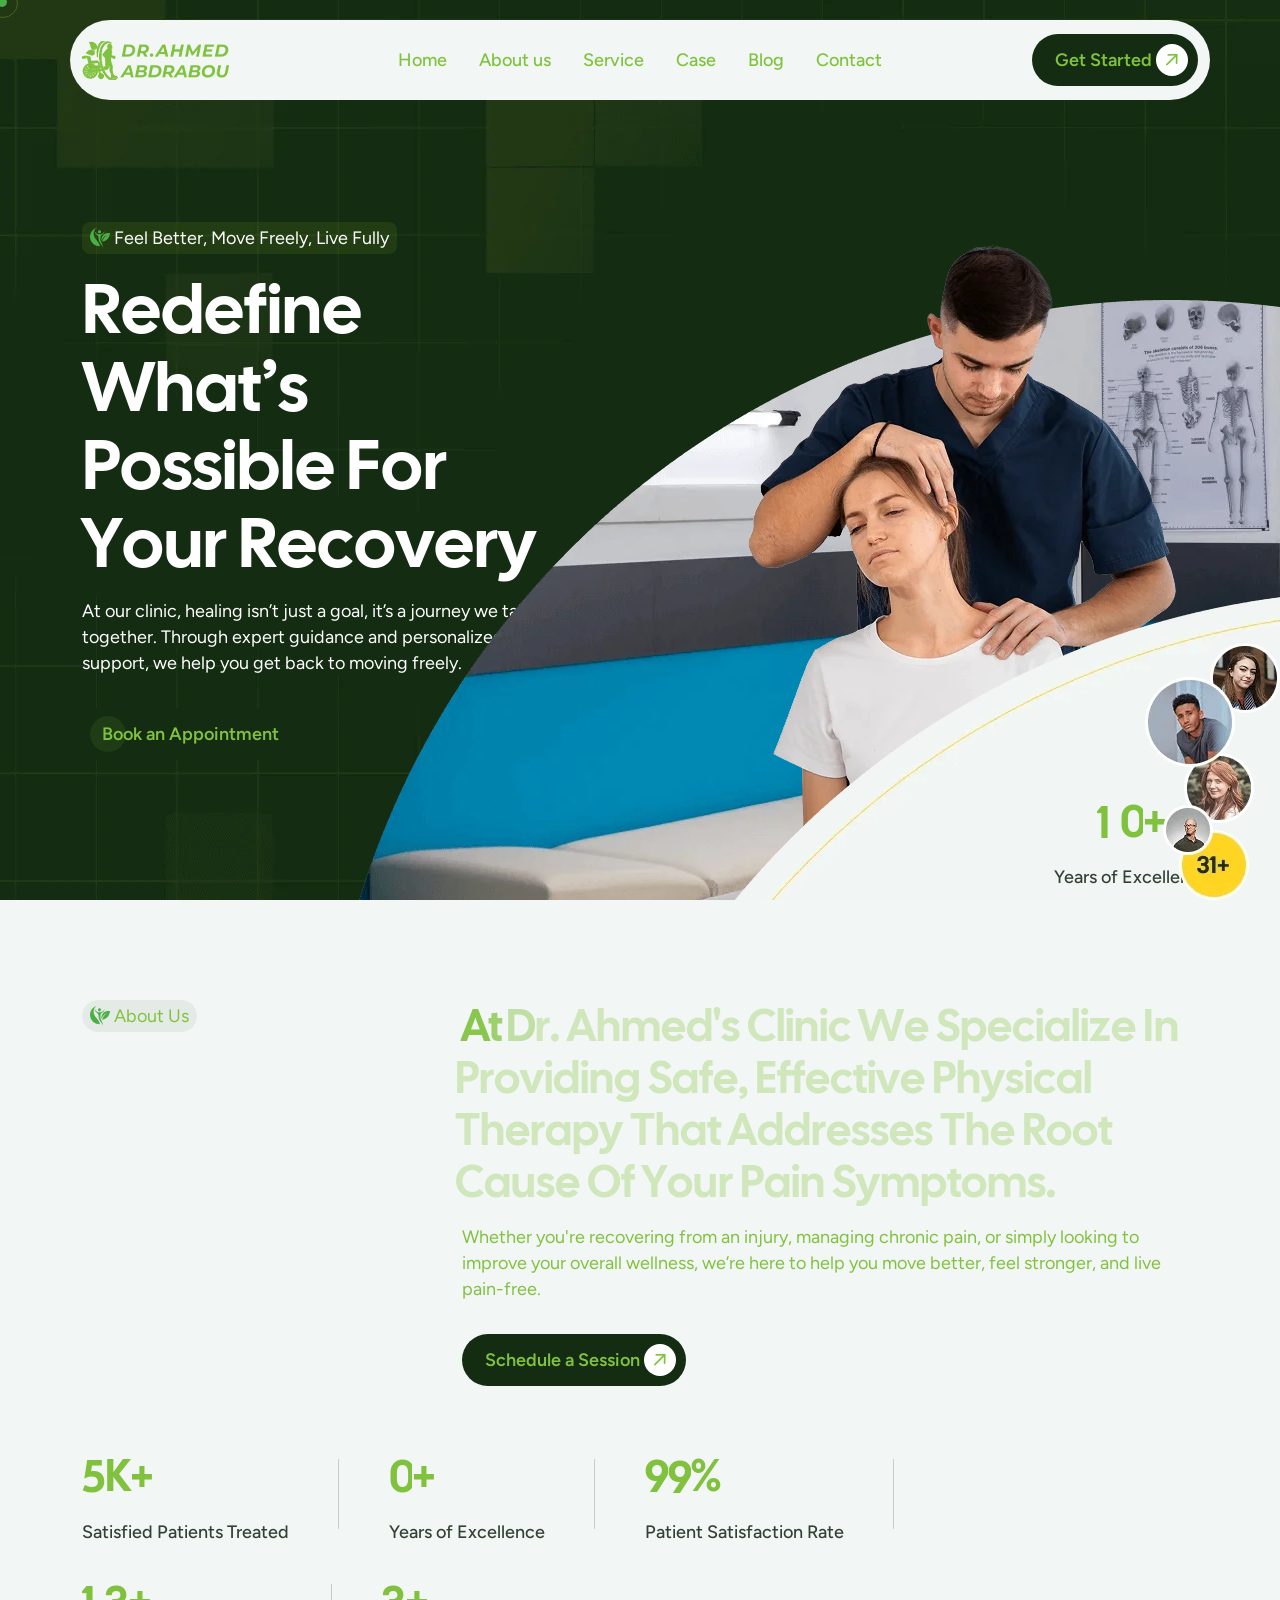
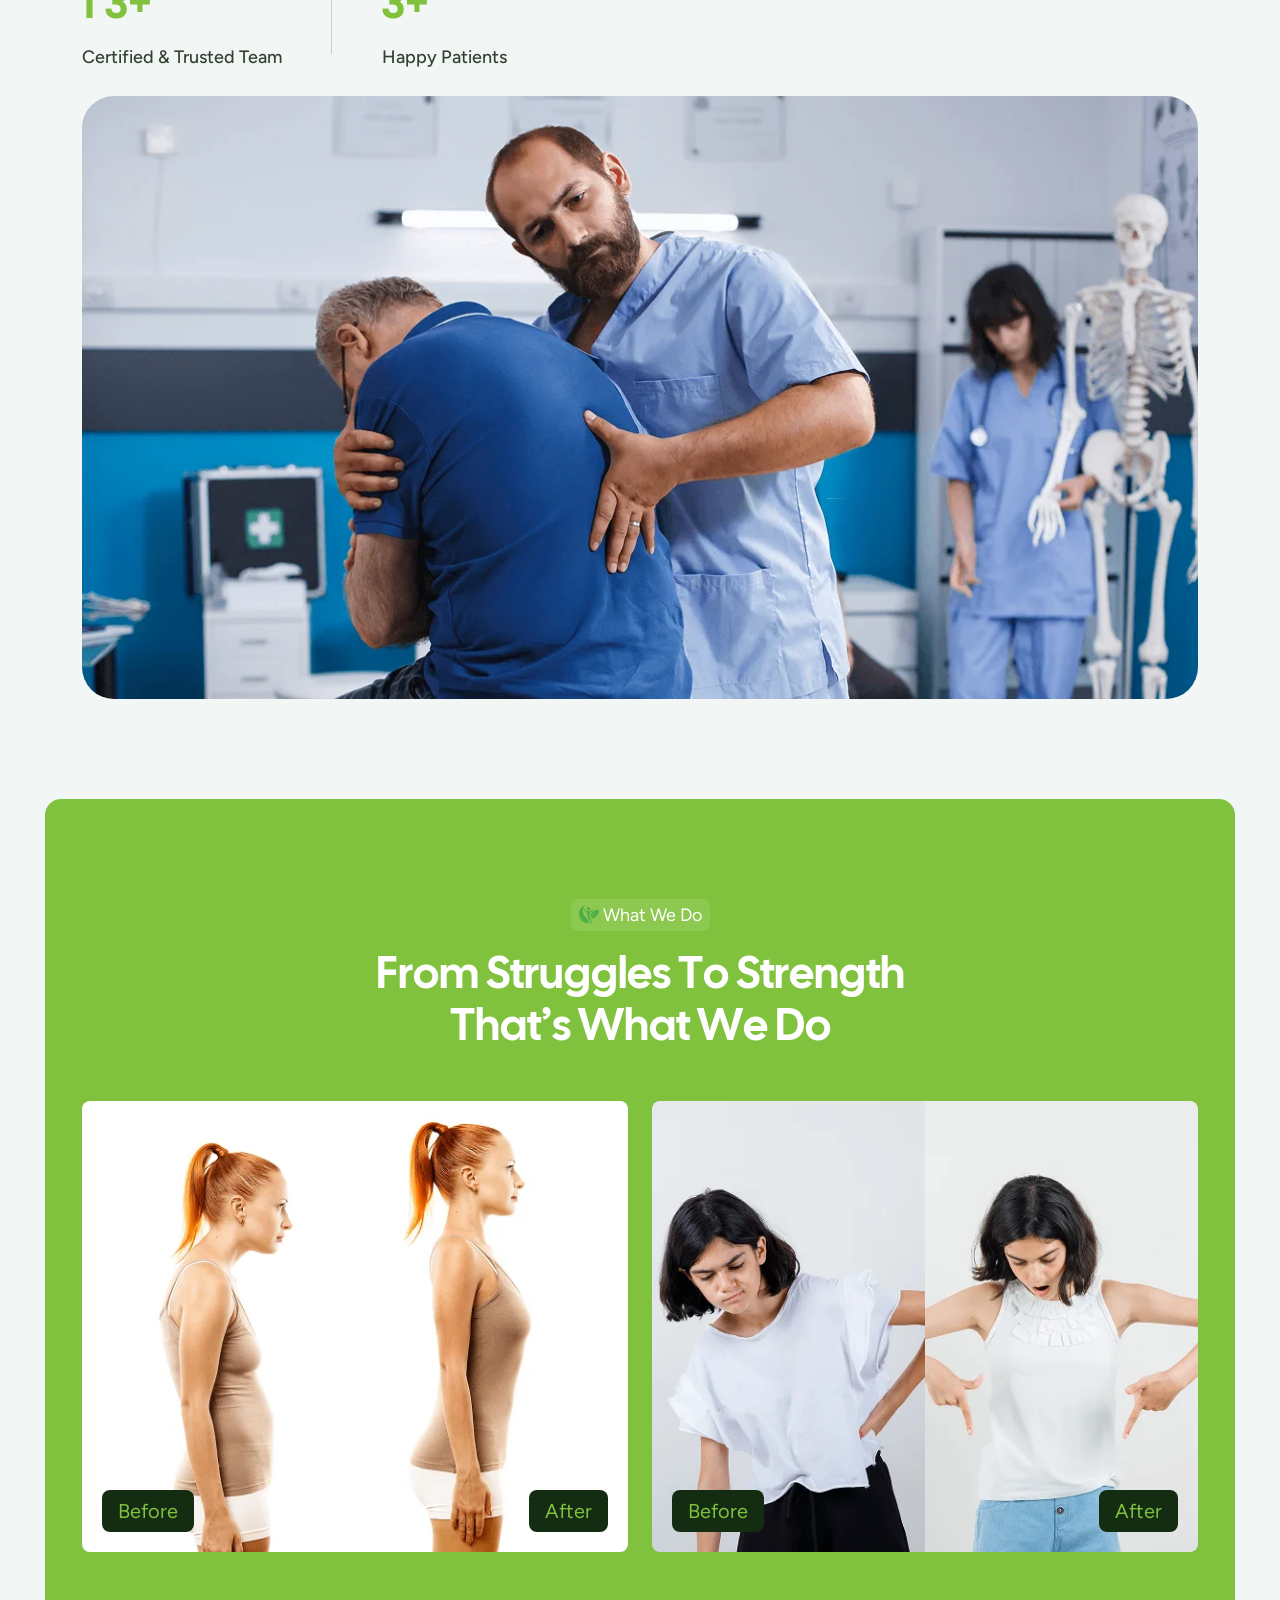
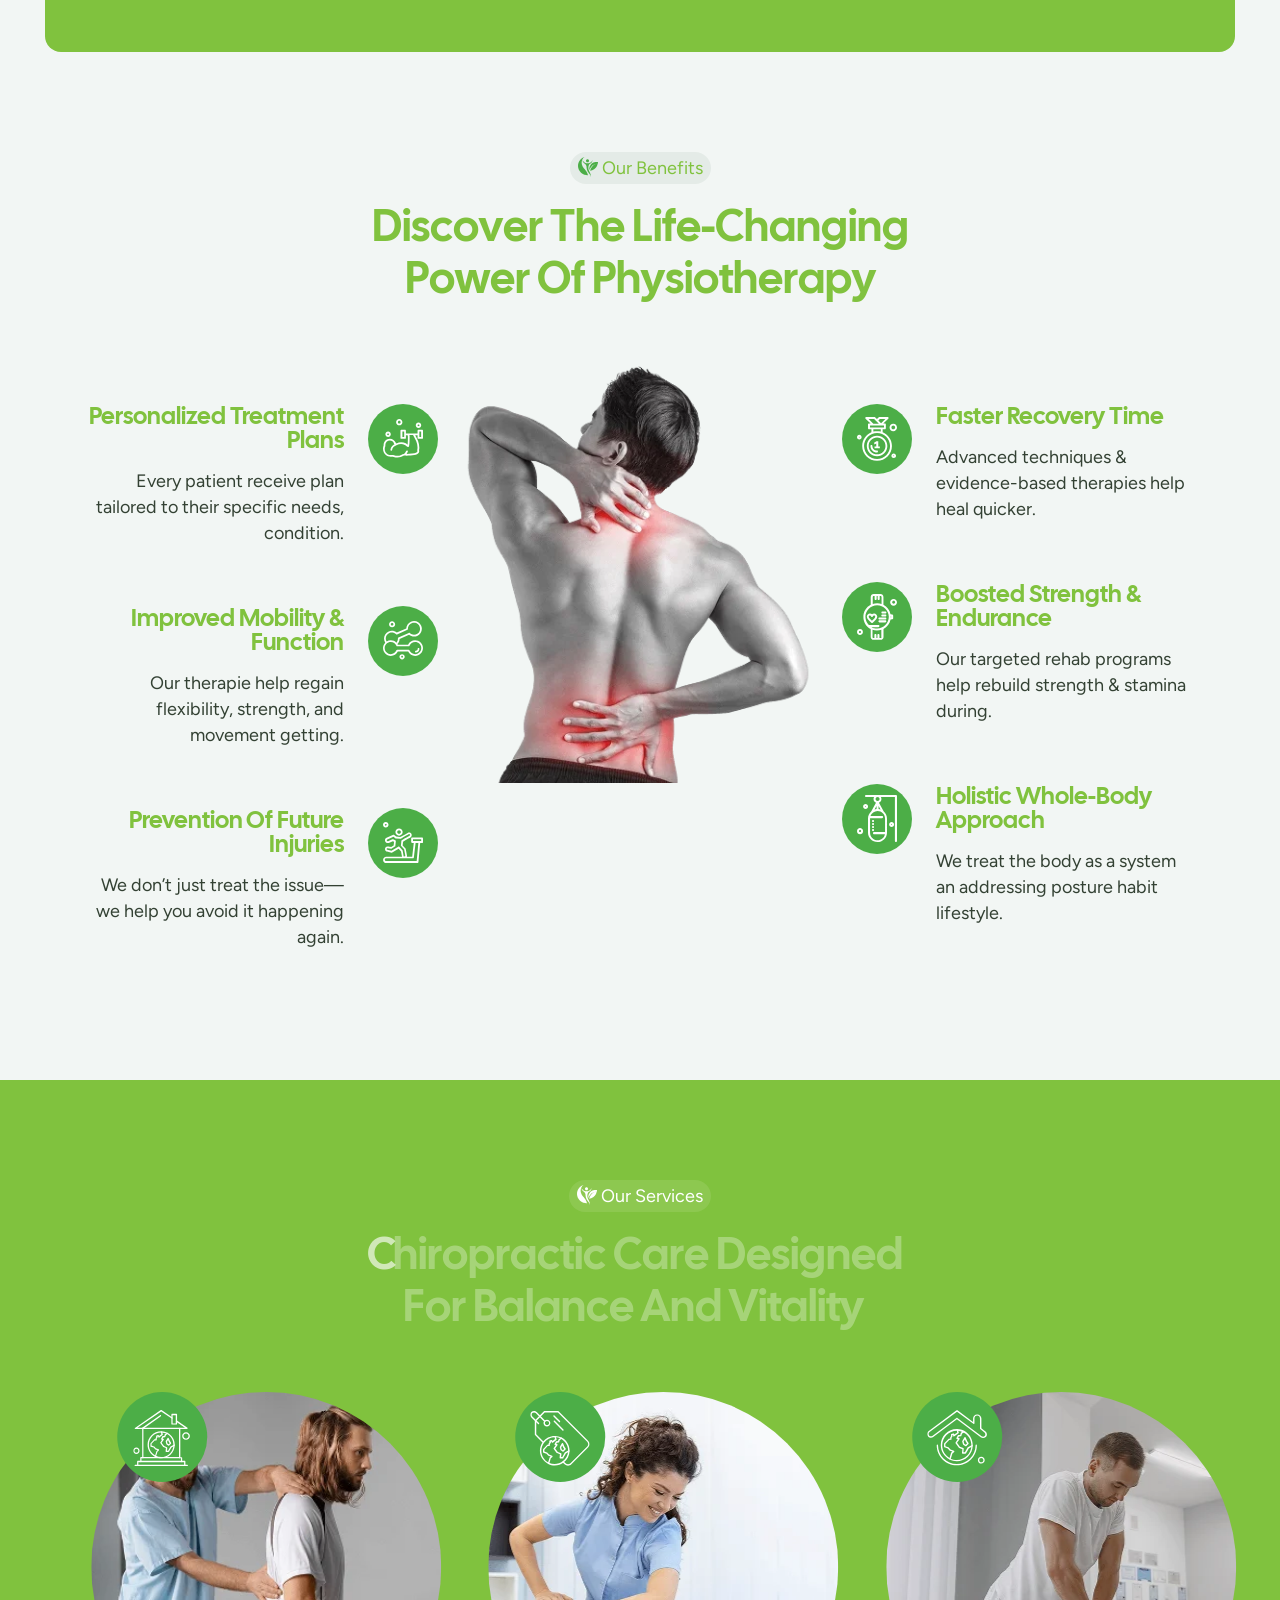
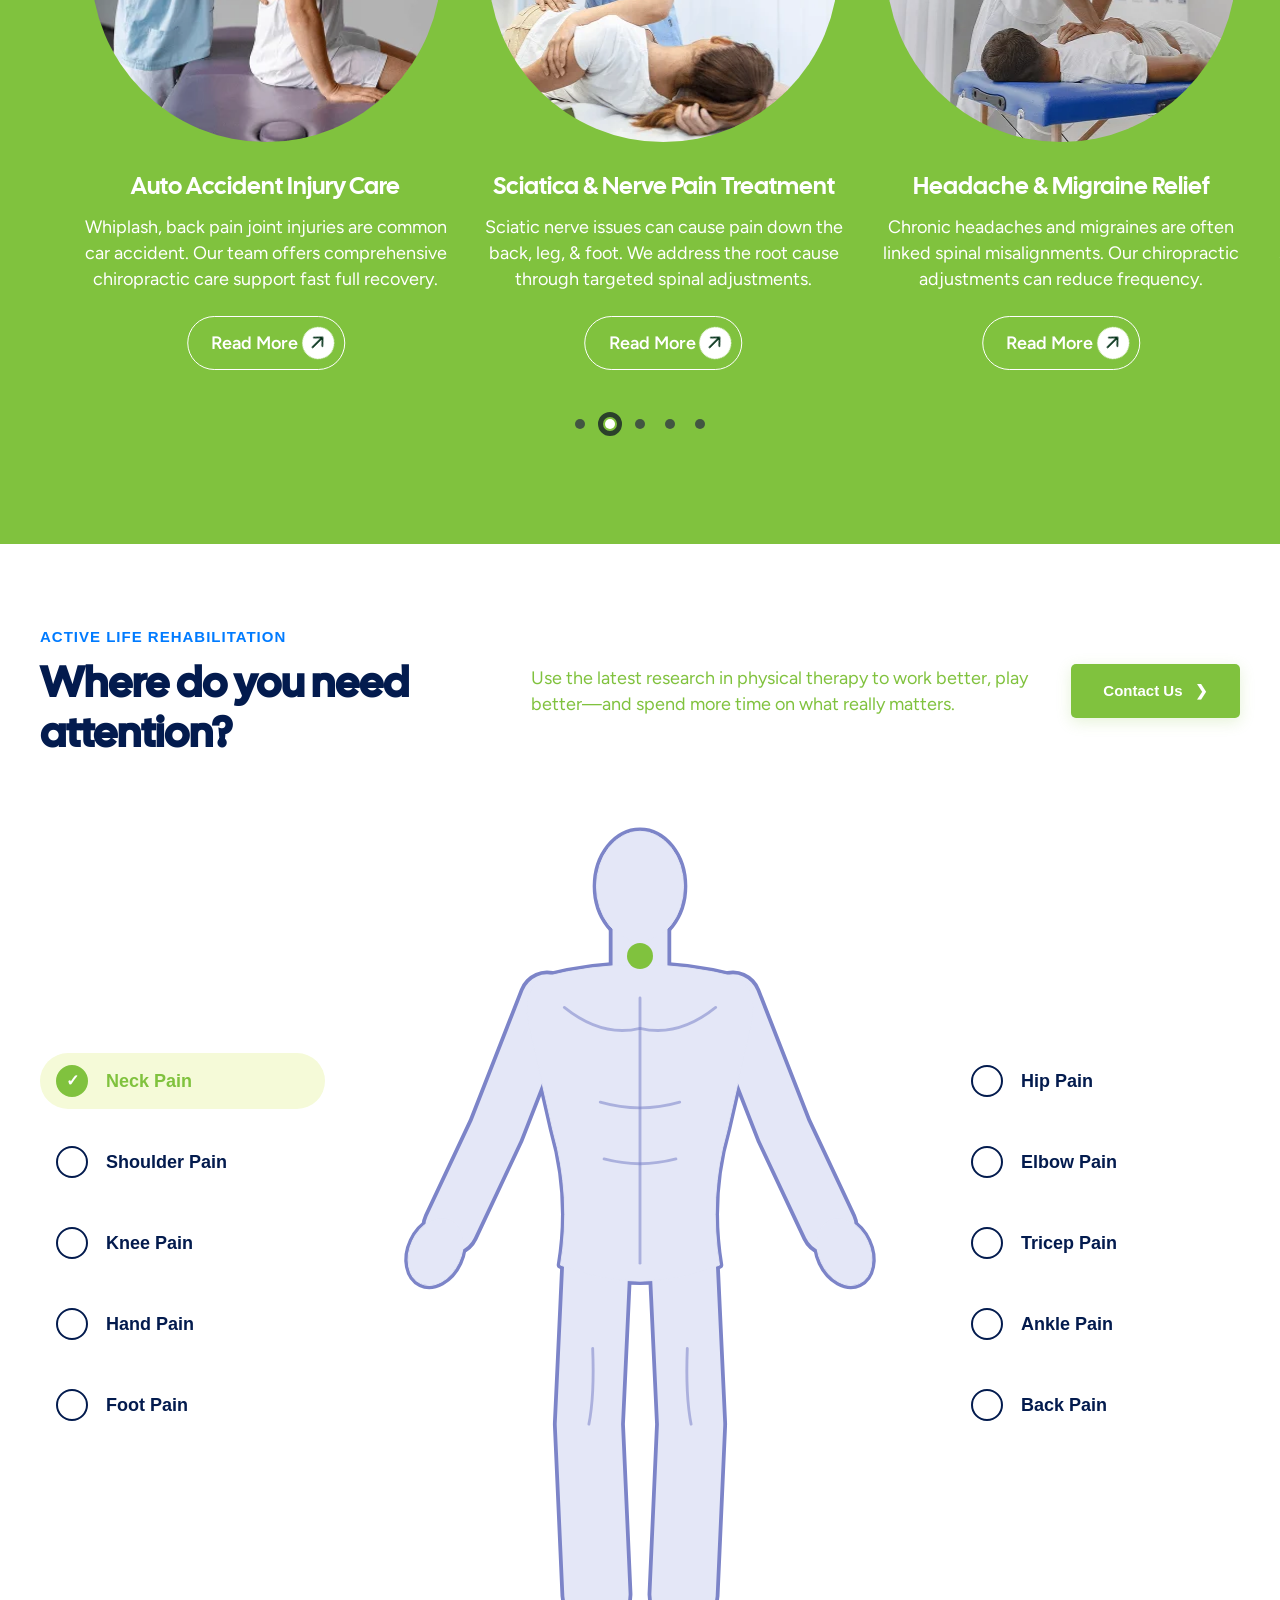
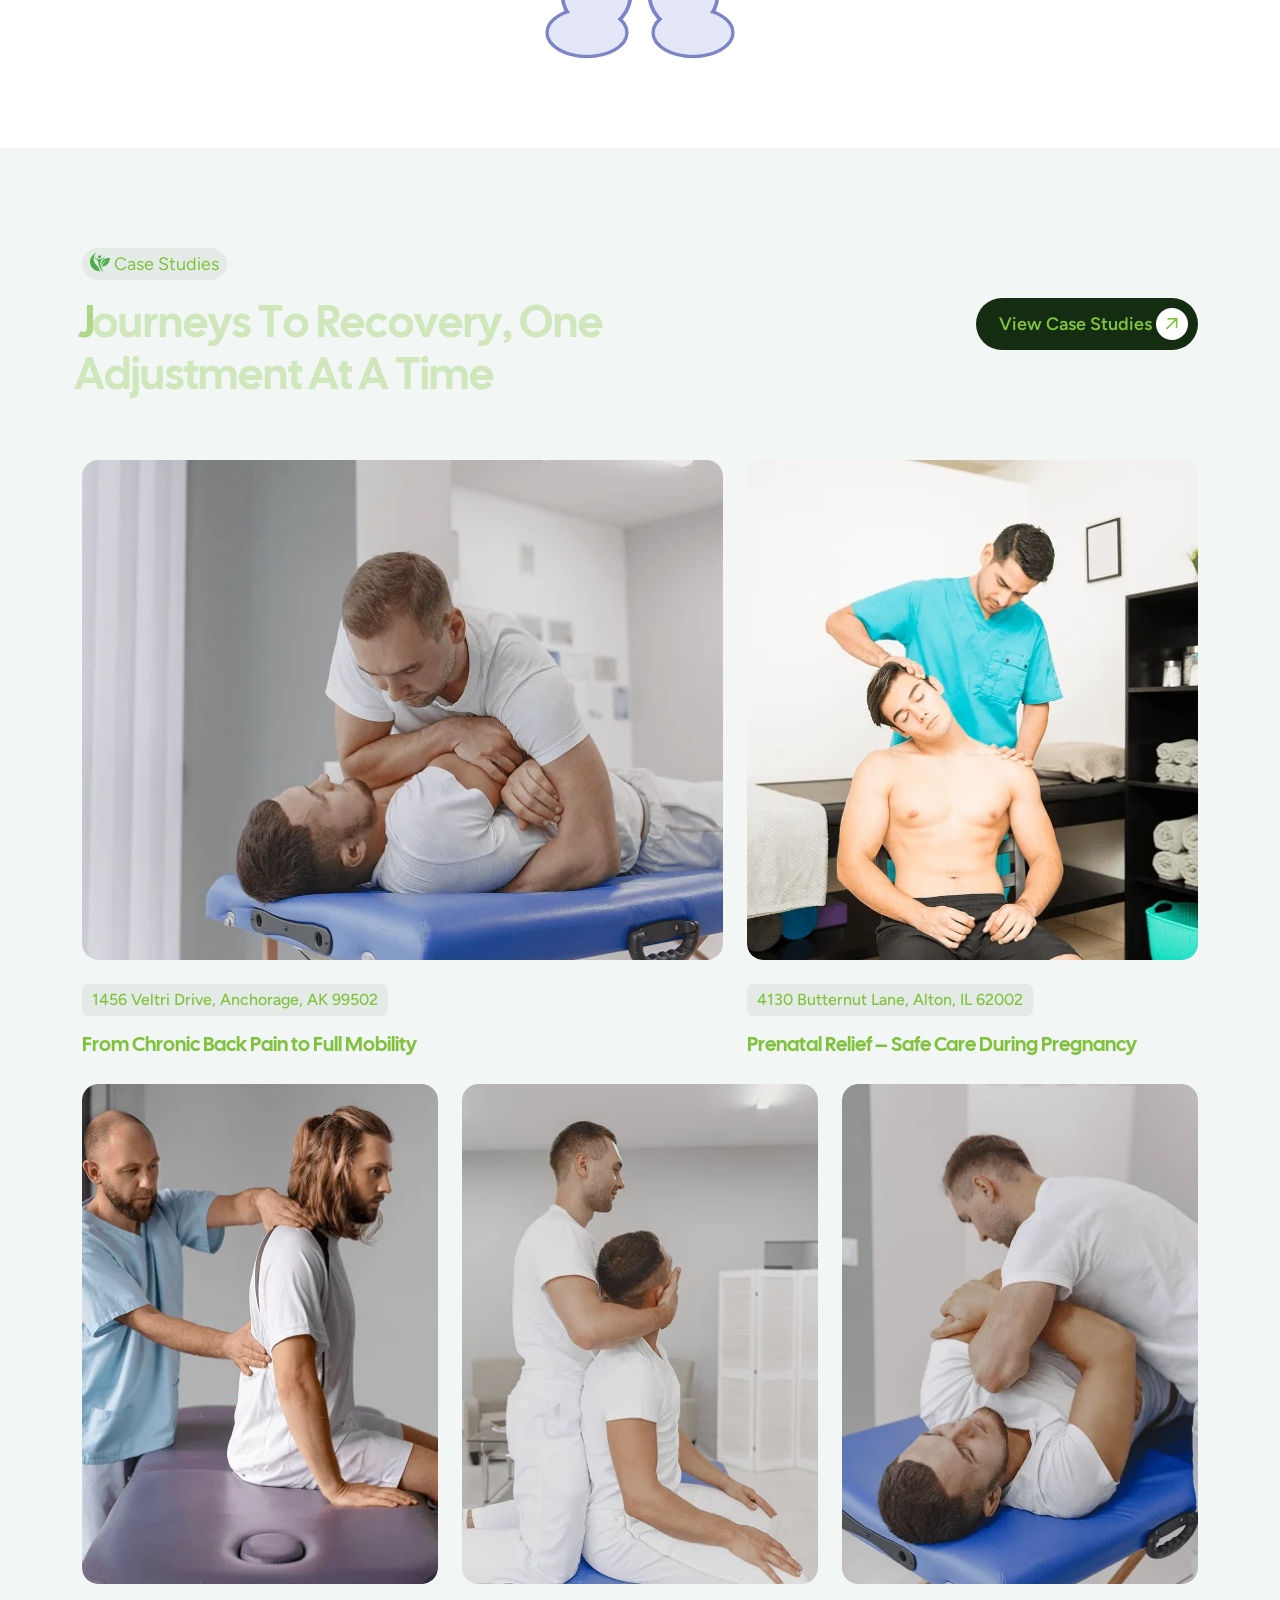
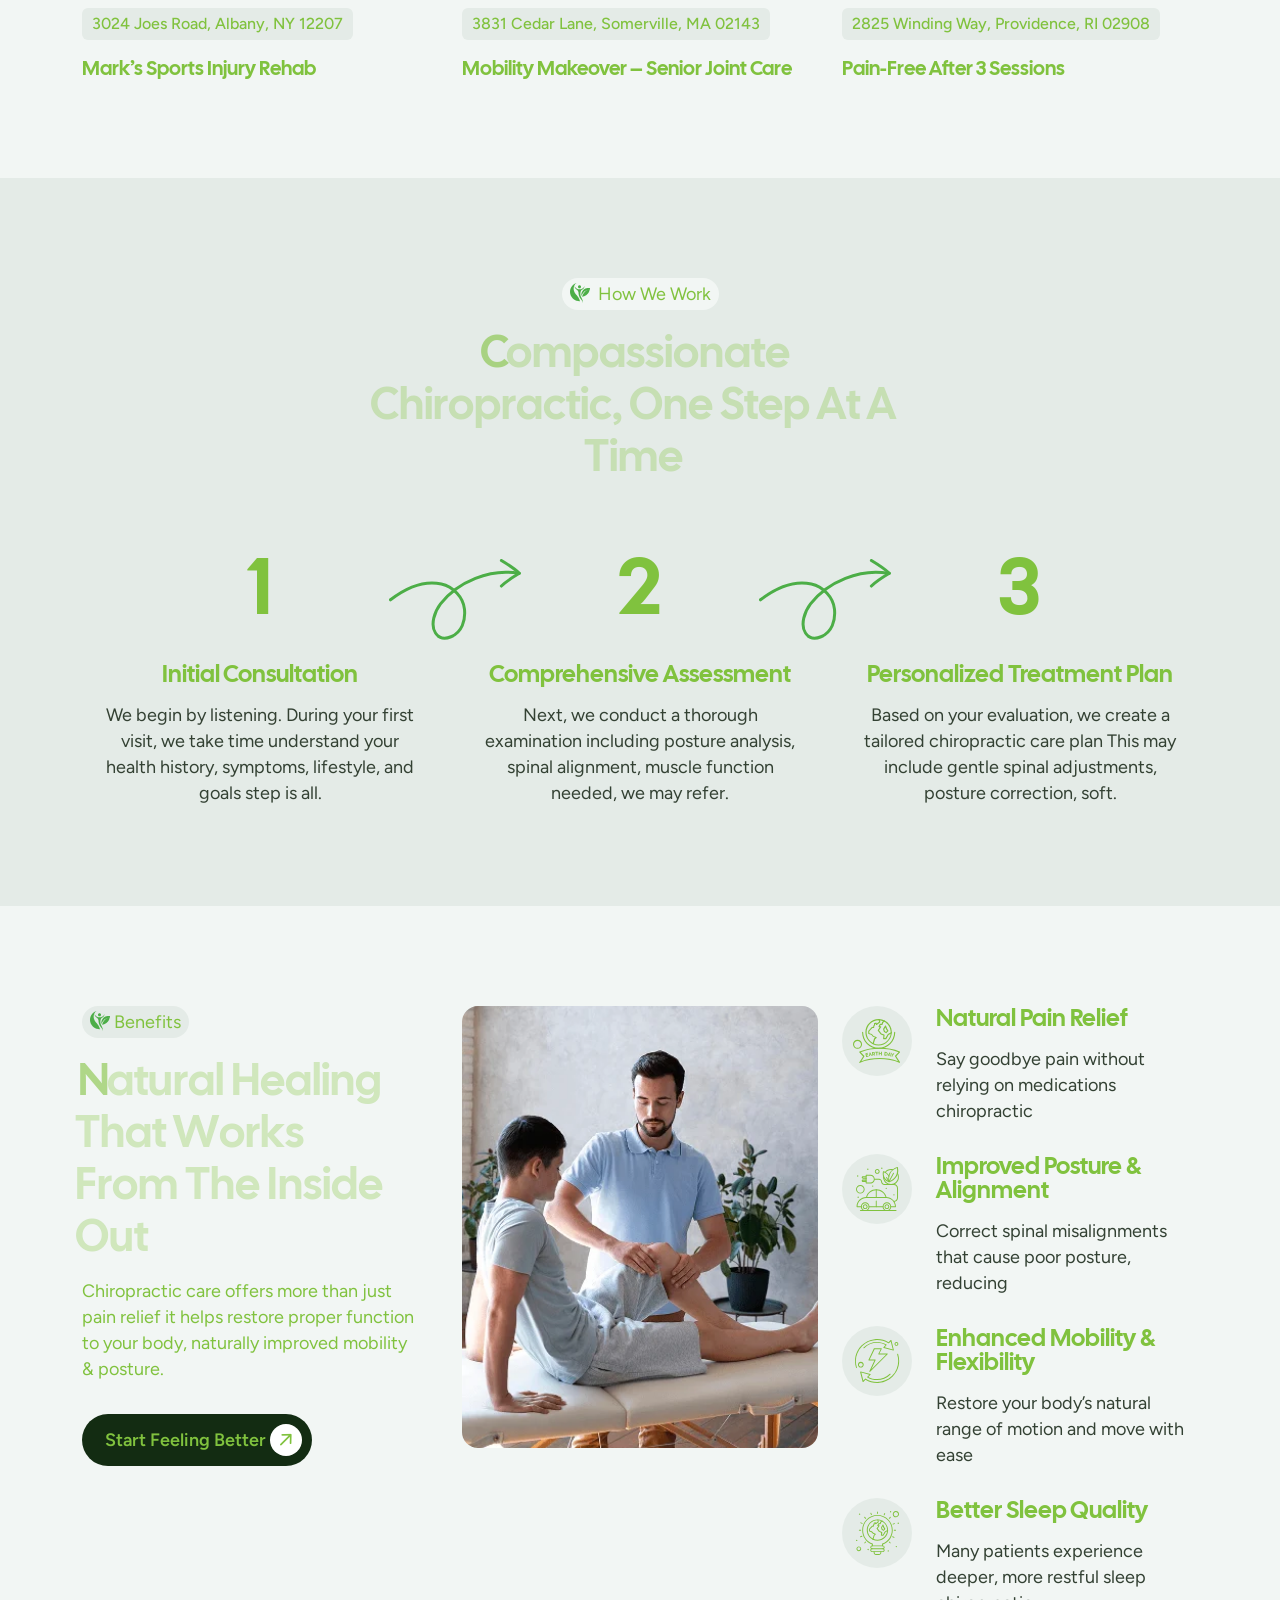
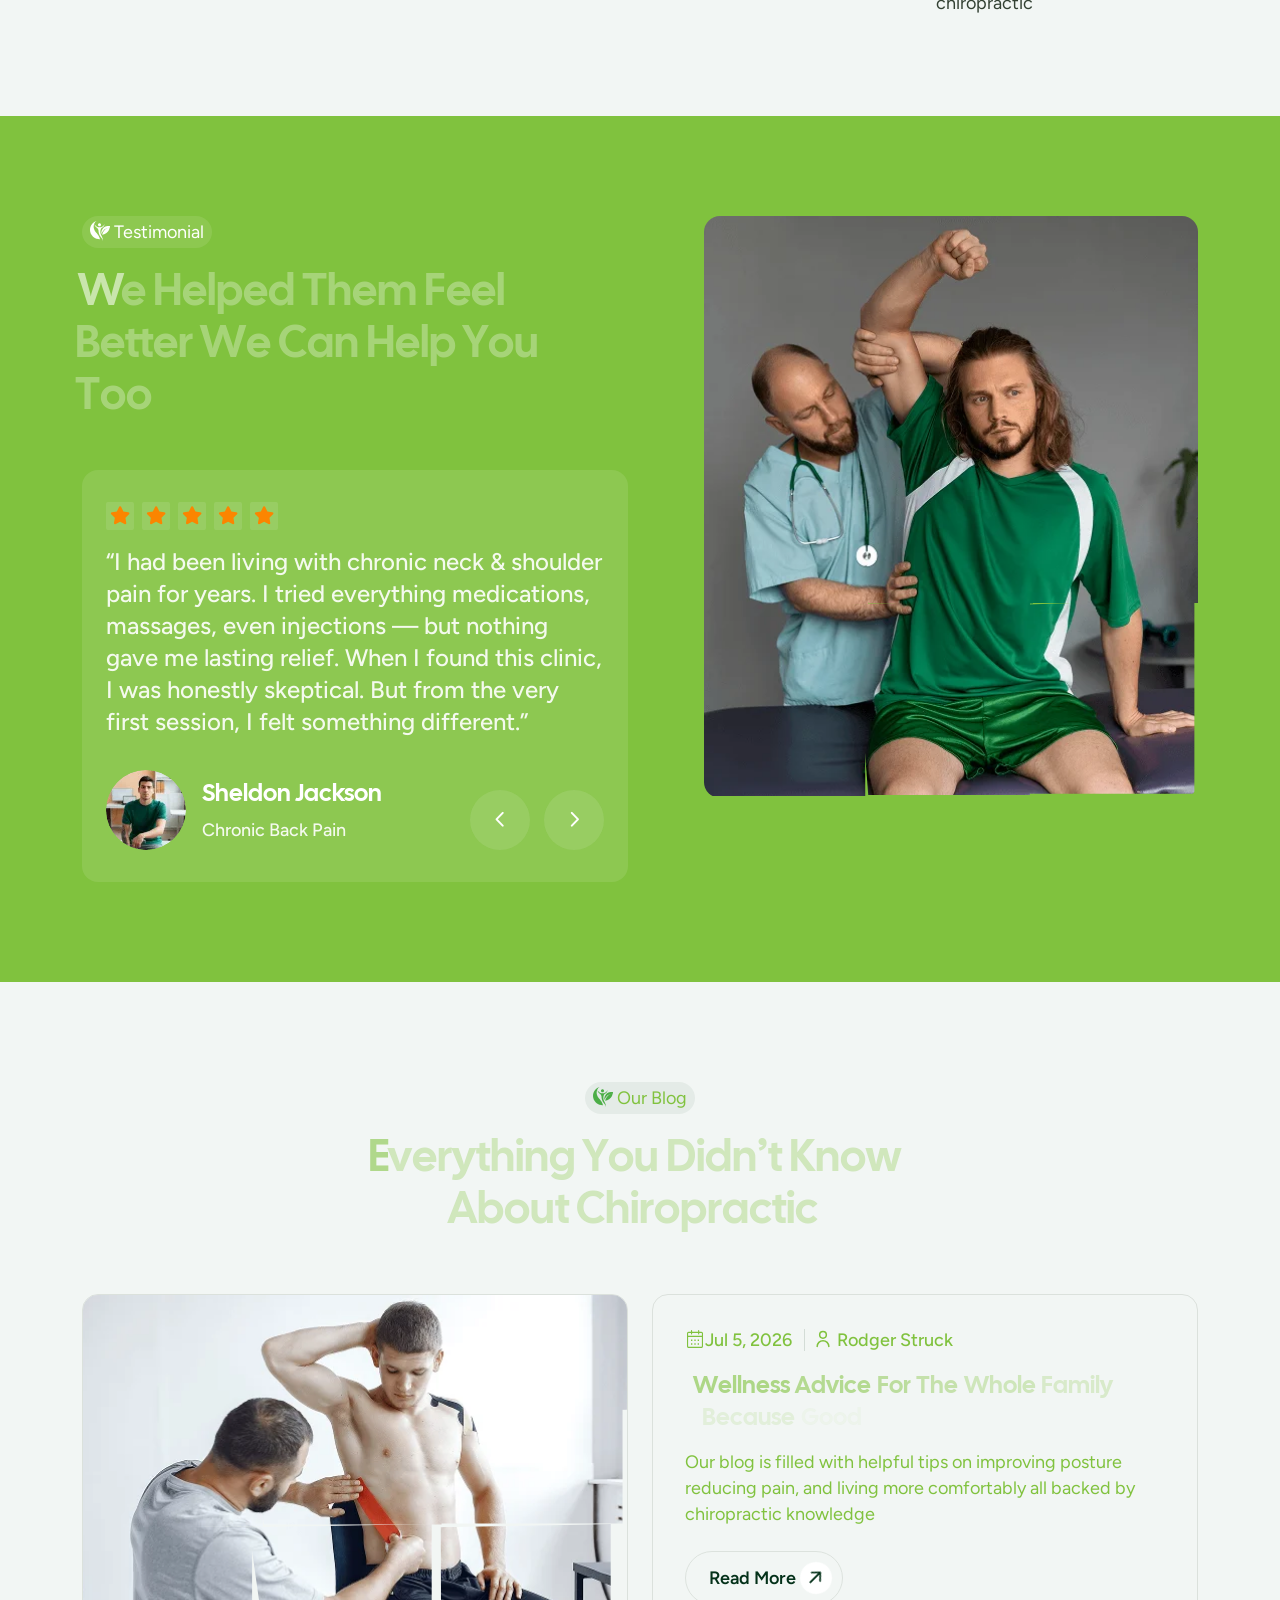
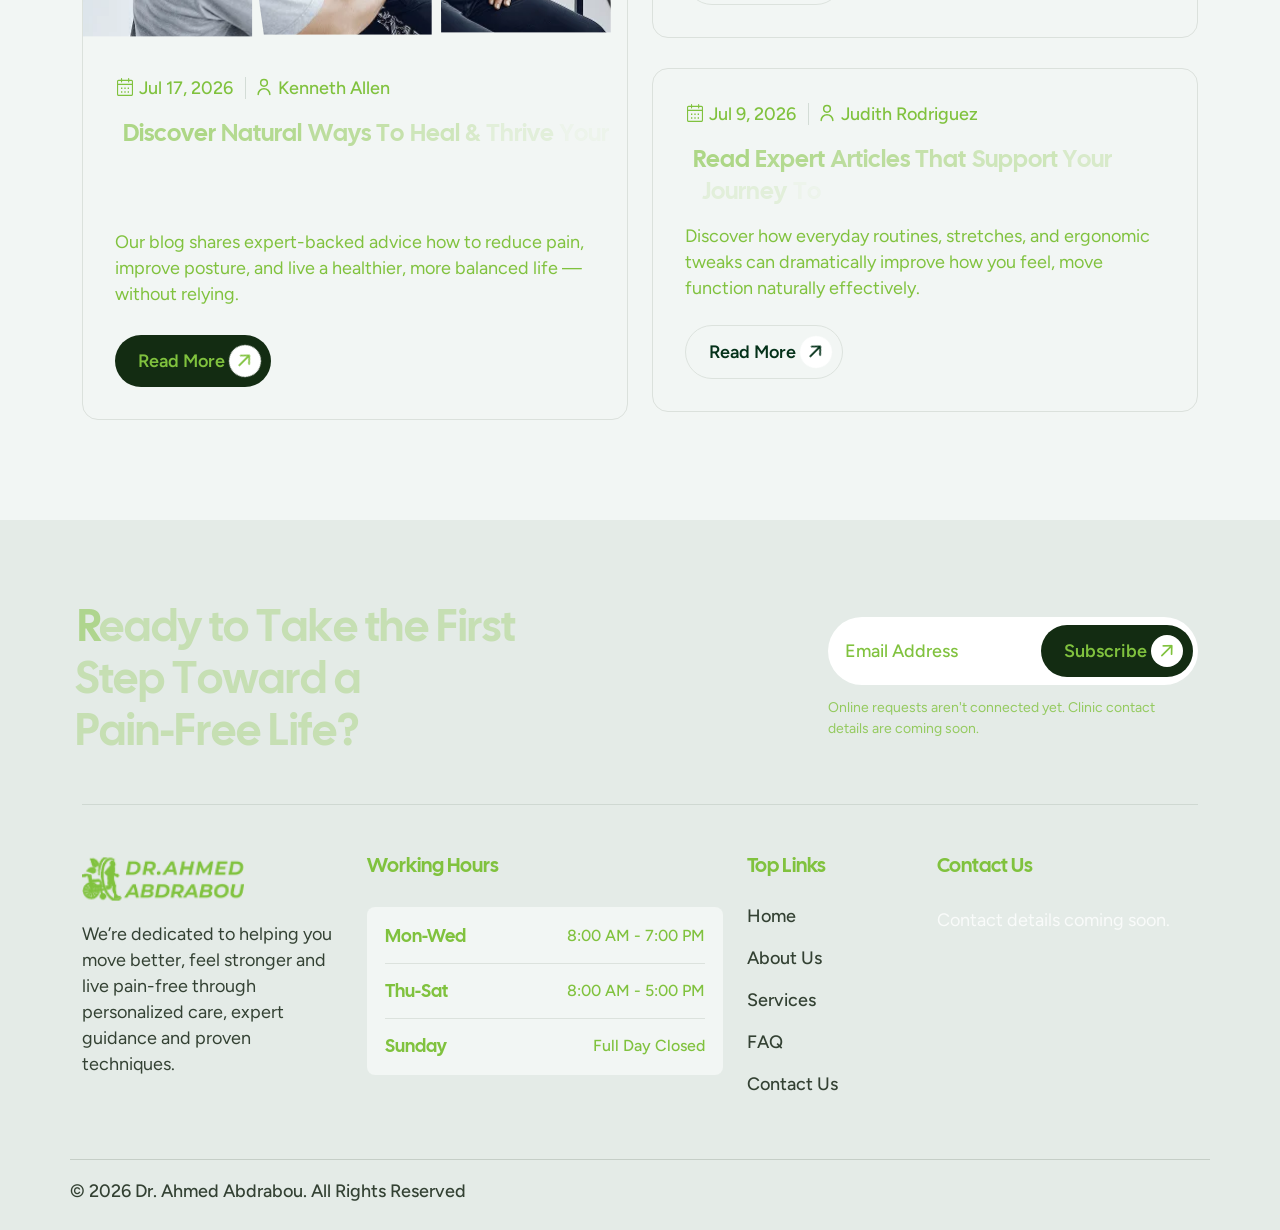
<file: index.html>
<!DOCTYPE html>
<html lang="en">

<head>
    <meta charset="UTF-8">
    <meta name="viewport" content="width=device-width, initial-scale=1.0">
    <title>Dr. Ahmed Abdrabou | Physical Therapy Clinic</title>
    <meta name="description" content="Physical therapy and rehabilitation with Dr. Ahmed Abdrabou: personalised treatment plans for pain relief, injury recovery and better mobility.">
    <link rel="canonical" href="https://physical-therapy-orpin.vercel.app/">
    <meta property="og:type" content="website">
    <meta property="og:site_name" content="Dr. Ahmed Abdrabou Physical Therapy">
    <meta property="og:title" content="Dr. Ahmed Abdrabou | Physical Therapy Clinic">
    <meta property="og:description" content="Physical therapy and rehabilitation with Dr. Ahmed Abdrabou: personalised treatment plans for pain relief, injury recovery and better mobility.">
    <meta property="og:url" content="https://physical-therapy-orpin.vercel.app/">
    <meta property="og:image" content="https://physical-therapy-orpin.vercel.app/assets/img/og-image.jpg">
    <meta name="twitter:card" content="summary_large_image">

    <!-- fav logo -->
    <link rel="icon" href="assets/img/fav-icon.png" type="image/png">

    <!-- css files -->
    <!-- bootstrap css -->
    <link rel="stylesheet" href="assets/css/plugins/bootstrap.min.css">
    <!-- swiper css -->
    <link rel="stylesheet" href="assets/css/plugins/swiper-bundle.min.css">
    <!-- nice-select css -->
    <link rel="stylesheet" href="assets/css/plugins/nice-select.css">
    <!-- fontawesome css -->
    <link rel="stylesheet" href="assets/css/plugins/all.css">
    <!-- magnific-popup css -->
    <link rel="stylesheet" href="assets/css/plugins/magnific-popup.css">
    <!-- aos css -->
    <link rel="stylesheet" href="assets/css/plugins/aos.css">
    <!-- odometer css -->
    <link rel="stylesheet" href="assets/css/plugins/odometer-theme-default.min.css">
    <!-- custom css -->
    <link rel="stylesheet" href="assets/css/style.css">
</head>

<body>

    <!-- preloader -->
    <div class="preloader">
        <div class="loading-container">
            <div class="loading"></div>
            <div id="loading-icon"><img src="assets/img/preloader/vl-preloader-1.1.png" alt=""></div>
        </div>
    </div>

    <!--================= vkl header section start =================-->
    <header>
        <div id="vl-header-sticky" class="vl-header-area vl-header-area-2 vl-transparent-header">
            <div class="container vkl-header-padding vkl-bg-2 br-99">
                <div class="row align-items-center">
                    <div class="col-xl-2 col-md-6 col-6">
                        <div class="vl-logo">
                             <a href="index.html"><img class="w-100" src="assets/img/dr ahmed logo.png"
                                    alt="" style="    width: 147px !important;
    "></a>
                                  
                        </div>
                    </div>
                    <div class="col-xl-8 d-none d-xl-block">
                        <div class="vl-main-menu vl-main-menu-black text-center">
                            <nav class="vl-mobile-menu-active">
                                <ul>
                                    <li><a href="index.html">Home</a></li>
                                    <li><a href="about.html">About us</a></li>
                                    <li><a href="service.html">Service</a></li>
                                    <li><a href="case.html">Case</a></li>
                                    <li><a href="blog.html">Blog</a></li>
                                    <li><a href="contact.html">Contact</a></li>
                                </ul>
                            </nav>
                        </div>
                    </div>
                    <div class="col-xl-2 col-md-6 col-6">
                        <!-- header btn -->
                        <div class="vl-header-btn d-none d-xl-block">
                            <!-- btn -->
                            <a href="contact.html" class="vkl-btn-primary-2">Get Started <span class="arrow-icon"><i
                                        class="fa-regular fa-arrow-right"></i></span></a>
                        </div>
                        <!-- action btn -->
                        <div class="vl-header-action-item vl-header-action-item-2 d-block d-xl-none">
                            <button type="button" class="vl-offcanvas-toggle">
                                <svg xmlns="http://www.w3.org/2000/svg" width="30" height="16" viewBox="0 0 30 16">
                                    <rect x="10" width="20" height="2" fill="currentColor"></rect>
                                    <rect x="5" y="7" width="25" height="2" fill="currentColor"></rect>
                                    <rect x="10" y="14" width="20" height="2" fill="currentColor"></rect>
                                </svg>
                            </button>
                        </div>
                    </div>
                </div>
            </div>
        </div>
    </header>

    <!-- MouseCursor Start -->
    <div class="mouseCursor cursor-outer"></div>
    <div class="mouseCursor cursor-inner"></div>


    <!-- offcanvas menu start -->
    <div class="vl-offcanvas">
        <div class="vl-offcanvas-wrapper">
            <div class="vl-offcanvas-header d-flex justify-content-between align-items-center mb-50">
                <div class="vl-offcanvas-logo">
                    <a href="index.html"><img src="assets/img/dr ahmed logo.png" alt="" style="  width: 162px;
"></a>
                </div>
                <div class="vl-offcanvas-close">
                    <button class="vl-offcanvas-close-toggle"><i class="fa-solid fa-xmark"></i></button>
                </div>
            </div>

            <div class="vl-offcanvas-menu d-lg-block mb-40">
                <nav></nav>
            </div>


            <div class="vl-offcanvas-info mb-30">
                <h3 class="vl-offcanvas-sm-title mb-20">Contact Us</h3>
                <p>Contact details coming soon.</p>
            </div>

            <div class="vkl-offcanvas-btn mb-30">
                <!-- btn -->
                <a href="contact.html" class="vkl-btn-primary-2 text-center w-100">Get Started <span
                        class="arrow-icon"><i class="fa-regular fa-arrow-right"></i></span></a>

            </div>
        </div>
    </div>
    <div class="vl-offcanvas-overlay"></div>

    <!-- offcanvas menu end -->

    <!--================= vkl header section End =================-->
    <main>
        <!--================= vkl banner section start =================-->
       <section class="vkl-banner-area vkl-banner-area-10 vkl-cmn-bg fix p-relative parallaxie" style="background-image: url(&quot;./assets/img/physiotherapy/banner/vkl-hero-bg5.webp&quot;); background-size: cover; background-repeat: no-repeat; background-attachment: fixed; background-position: center 0px;">
            <div class="container">
                <div class="row">
                    <div class="col-xl-6">
                        <div class="vkl-hero-content vkl-hero-content-6">
                            <!-- vkl section title start -->
                            <div class="vkl-section-title">
                                <p class="sub-title vkl-bg-1 br-8 aos-init aos-animate" data-aos="fade-up"> <span><img src="assets/img/icon/sub-title-icon-1.1.svg" alt=""></span>Feel
                                    Better, Move Freely, Live Fully</p>
                                <h1 class="title text-anime-style-3 pt-16">Redefine What’s Possible For Your Recovery</h1>
                                <p class="desc pt-16 vkl-wh-text aos-init aos-animate" data-aos="fade-up">At our clinic, healing isn’t just a goal, it’s a journey we take together. Through expert guidance and personalized support, we help you get back to moving freely.</p>
                            </div> <!-- vkl section title end -->
                            <div class="vkl-hero-wrap vkl-hero-wrap-5 mt-32 aos-init" data-aos="fade-up">
                                <a href="contact.html" class="vkl-primary-btn-6 mr-16">Book an Appointment</a>
                            </div>
                        </div>
                    </div>
                    <div class="col-xl-1"></div>
                    <div class="col-xl-5 d-none p-relative d-xl-block">
                        <div class="vkl-banner-main-thumb10">
                            <img src="assets/img/physiotherapy/banner/vkl-bannr-man10.1.webp" alt="">
                        </div>

                        <div class="vkl-banner-counterr10">
                            <!-- single counter -->
                            <div class="vkl-counter mb-30">
                                <h4 class="vkl-counter-title odometer odometer-auto-theme" id="myOdometer1"><div class="odometer-inside"><span class="odometer-digit"><span class="odometer-digit-spacer">8</span><span class="odometer-digit-inner"><span class="odometer-ribbon"><span class="odometer-ribbon-inner"><span class="odometer-value">1</span></span></span></span></span><span class="odometer-digit"><span class="odometer-digit-spacer">8</span><span class="odometer-digit-inner"><span class="odometer-ribbon"><span class="odometer-ribbon-inner"><span class="odometer-value">0</span></span></span></span></span></div></h4><span class="symbol">+</span>
                                <p class="vkl-counter-desc">Years of Excellence</p>
                            </div>
                        </div>
                    </div>
                </div>
            </div>
            <!-- banner thumb -->
            <div class="vkl-banner-thumb-10 d-none d-xl-block">
                <img src="assets/img/physiotherapy/banner/vkl-bg-thmb10.webp" alt="">
            </div>

            <div class="vkl-banner-shape-right-bottom d-none d-xl-block">
                <img src="assets/img/physiotherapy/banner/vkl-bannr-bottom-shape10.1.webp" alt="">
            </div>

            <div class="vkl-client-grop-thumb d-none d-xl-block">
                <img src="assets/img/physiotherapy/banner/vkl-client-group10.1.webp" alt="">
            </div>
        </section>
        <!--================= vkl banner section End =================-->

        <!--================= About section start =================-->
        <section id="about" class="vkl-bg-2 fix pt-100 pb-70">
            <div class="container">
                <div class="row">
                    <div class="col-xl-4">
                        <!-- vkl section title start -->
                        <div class="vkl-section-title mb-30">
                            <p class="sub-title vkl-bg-1 br-88" data-aos="fade-up"> <span><img
                                        src="assets/img/icon/sub-title-icon-1.1.svg" alt=""></span>About Us</p>
                        </div>
                        <!-- vkl section title end -->
                    </div>
                    <div class="col-xl-8">
                        <div class="vl-about-content-wrap mb-60">
                            <!-- vkl section title start -->
                            <div class="vkl-section-title">
                                <h2 class="title text-effect">At Dr. Ahmed's Clinic We Specialize In Providing Safe, Effective Physical Therapy That Addresses The Root Cause Of Your Pain Symptoms.</h2>
                                <p class="para pt-16 pb-32" data-aos="fade-up">Whether you're recovering from an injury, managing chronic pain, or simply looking to improve your overall wellness, we’re here to help you move better, feel stronger, and live pain-free.</p>
                            </div>
                            <!-- vkl section title end -->
                            <!-- btn -->
                            <div class="vl-about-btn" data-aos="fade-up">
                                <!-- btn -->
                                <a href="about.html" class="vkl-btn-primary-2">Schedule a Session <span
                                        class="arrow-icon"><i class="fa-regular fa-arrow-right"></i></span></a>
                            </div>
                        </div>
                    </div>
                </div>
                <div class="vkl-counter-boxmain-flex">
                    <!-- single counter -->
                    <div class="vkl-counter mb-30" data-aos="fade-up">
                        <h4 class="vkl-counter-title odometer" id="myOdometer">0</h4><span class="symbol">K+</span>
                        <p class="vkl-counter-desc">Satisfied Patients Treated</p>
                    </div>
                    <!-- single counter -->
                    <div class="vkl-counter mb-30" data-aos="fade-up">
                        <h4 class="vkl-counter-title odometer" id="myOdometer1">0</h4><span class="symbol">+</span>
                        <p class="vkl-counter-desc">Years of Excellence</p>
                    </div>
                    <!-- single counter -->
                    <div class="vkl-counter mb-30" data-aos="fade-up">
                        <h4 class="vkl-counter-title odometer" id="myOdometer2">0</h4><span class="symbol">%</span>
                        <p class="vkl-counter-desc">Patient Satisfaction Rate</p>
                    </div>
                    <!-- single counter -->
                    <div class="vkl-counter mb-30" data-aos="fade-up">
                        <h4 class="vkl-counter-title odometer" id="myOdometer3">0</h4><span class="symbol">+</span>
                        <p class="vkl-counter-desc">Certified & Trusted Team</p>
                    </div>
                    <!-- single counter -->
                    <div class="vkl-counter mb-30" data-aos="fade-up">
                        <h4 class="vkl-counter-title odometer" id="myOdometer4">0</h4><span class="symbol">+</span>
                        <p class="vkl-counter-desc">Happy Patients</p>
                    </div>
                </div>
                <div class="row">
                    <!-- single thumb -->
                    <div class="col-xl-12 mb-30" data-aos="fade-up">
                        <div class="vl-about-item-thumb vl-about-item-thumb-2">
                            <a class="vl-clip-anim br-32 image-anime" href="#">
                                <img class="vl-anim-img w-100" data-animate="true"
                                    src="assets/img/chiropractor/about/vkl-about-thmb-2.1.png" alt="">
                            </a>
                        </div>
                    </div>
                </div>
            </div>
        </section>
        <!--================= About section End =================-->
        <section id="work" class="vkl-bg-2 fix">
            <div class="vkl-contact-bg-wrap vkl-margin-wrap vkl-text-black br-16 pt-100 pb-70">
                <div class="container">
                    <div class="row">
                        <div class="col-xl-6 mx-auto text-center">
                            <!-- vkl section title start -->
                            <div class="vkl-section-title vkl-section-title-white mb-50">
                                <p class="sub-title vkl-bg-1 br-8 aos-init aos-animate" data-aos="fade-up"> <span><img src="assets/img/icon/sub-title-icon-1.1.svg" alt=""></span>What We
                                    Do</p>
                                <h2 class="title text-anime-style-2 pt-16"><div style="position:relative;display:inline-block;"><div style="position: relative; display: inline-block; translate: none; rotate: none; scale: none; opacity: 1; visibility: inherit; transform: translate(0px, 0px);">F</div><div style="position: relative; display: inline-block; translate: none; rotate: none; scale: none; opacity: 1; visibility: inherit; transform: translate(0px, 0px);">r</div><div style="position: relative; display: inline-block; translate: none; rotate: none; scale: none; opacity: 1; visibility: inherit; transform: translate(0px, 0px);">o</div><div style="position: relative; display: inline-block; translate: none; rotate: none; scale: none; opacity: 1; visibility: inherit; transform: translate(0px, 0px);">m</div></div> <div style="position:relative;display:inline-block;"><div style="position: relative; display: inline-block; translate: none; rotate: none; scale: none; opacity: 1; visibility: inherit; transform: translate(0px, 0px);">S</div><div style="position: relative; display: inline-block; translate: none; rotate: none; scale: none; opacity: 1; visibility: inherit; transform: translate(0px, 0px);">t</div><div style="position: relative; display: inline-block; translate: none; rotate: none; scale: none; opacity: 1; visibility: inherit; transform: translate(0px, 0px);">r</div><div style="position: relative; display: inline-block; translate: none; rotate: none; scale: none; opacity: 1; visibility: inherit; transform: translate(0px, 0px);">u</div><div style="position: relative; display: inline-block; translate: none; rotate: none; scale: none; opacity: 1; visibility: inherit; transform: translate(0px, 0px);">g</div><div style="position: relative; display: inline-block; translate: none; rotate: none; scale: none; opacity: 1; visibility: inherit; transform: translate(0px, 0px);">g</div><div style="position: relative; display: inline-block; translate: none; rotate: none; scale: none; opacity: 1; visibility: inherit; transform: translate(0px, 0px);">l</div><div style="position: relative; display: inline-block; translate: none; rotate: none; scale: none; opacity: 1; visibility: inherit; transform: translate(0px, 0px);">e</div><div style="position: relative; display: inline-block; translate: none; rotate: none; scale: none; opacity: 1; visibility: inherit; transform: translate(0px, 0px);">s</div></div> <div style="position:relative;display:inline-block;"><div style="position: relative; display: inline-block; translate: none; rotate: none; scale: none; opacity: 1; visibility: inherit; transform: translate(0px, 0px);">T</div><div style="position: relative; display: inline-block; translate: none; rotate: none; scale: none; opacity: 1; visibility: inherit; transform: translate(0px, 0px);">o</div></div> <div style="position:relative;display:inline-block;"><div style="position: relative; display: inline-block; translate: none; rotate: none; scale: none; opacity: 1; visibility: inherit; transform: translate(0px, 0px);">S</div><div style="position: relative; display: inline-block; translate: none; rotate: none; scale: none; opacity: 1; visibility: inherit; transform: translate(0px, 0px);">t</div><div style="position: relative; display: inline-block; translate: none; rotate: none; scale: none; opacity: 1; visibility: inherit; transform: translate(0px, 0px);">r</div><div style="position: relative; display: inline-block; translate: none; rotate: none; scale: none; opacity: 1; visibility: inherit; transform: translate(0px, 0px);">e</div><div style="position: relative; display: inline-block; translate: none; rotate: none; scale: none; opacity: 1; visibility: inherit; transform: translate(0px, 0px);">n</div><div style="position: relative; display: inline-block; translate: none; rotate: none; scale: none; opacity: 1; visibility: inherit; transform: translate(0px, 0px);">g</div><div style="position: relative; display: inline-block; translate: none; rotate: none; scale: none; opacity: 1; visibility: inherit; transform: translate(0px, 0px);">t</div><div style="position: relative; display: inline-block; translate: none; rotate: none; scale: none; opacity: 1; visibility: inherit; transform: translate(0px, 0px);">h</div></div> <div style="position:relative;display:inline-block;"><div style="position: relative; display: inline-block; translate: none; rotate: none; scale: none; opacity: 1; visibility: inherit; transform: translate(0px, 0px);">T</div><div style="position: relative; display: inline-block; translate: none; rotate: none; scale: none; opacity: 1; visibility: inherit; transform: translate(0px, 0px);">h</div><div style="position: relative; display: inline-block; translate: none; rotate: none; scale: none; opacity: 1; visibility: inherit; transform: translate(0px, 0px);">a</div><div style="position: relative; display: inline-block; translate: none; rotate: none; scale: none; opacity: 1; visibility: inherit; transform: translate(0px, 0px);">t</div><div style="position: relative; display: inline-block; translate: none; rotate: none; scale: none; opacity: 1; visibility: inherit; transform: translate(0px, 0px);">’</div><div style="position: relative; display: inline-block; translate: none; rotate: none; scale: none; opacity: 1; visibility: inherit; transform: translate(0px, 0px);">s</div></div> <div style="position:relative;display:inline-block;"><div style="position: relative; display: inline-block; translate: none; rotate: none; scale: none; opacity: 1; visibility: inherit; transform: translate(0px, 0px);">W</div><div style="position: relative; display: inline-block; translate: none; rotate: none; scale: none; opacity: 1; visibility: inherit; transform: translate(0px, 0px);">h</div><div style="position: relative; display: inline-block; translate: none; rotate: none; scale: none; opacity: 1; visibility: inherit; transform: translate(0px, 0px);">a</div><div style="position: relative; display: inline-block; translate: none; rotate: none; scale: none; opacity: 1; visibility: inherit; transform: translate(0px, 0px);">t</div></div> <div style="position:relative;display:inline-block;"><div style="position: relative; display: inline-block; translate: none; rotate: none; scale: none; opacity: 1; visibility: inherit; transform: translate(0px, 0px);">W</div><div style="position: relative; display: inline-block; translate: none; rotate: none; scale: none; opacity: 1; visibility: inherit; transform: translate(0px, 0px);">e</div></div> <div style="position:relative;display:inline-block;"><div style="position: relative; display: inline-block; translate: none; rotate: none; scale: none; opacity: 1; visibility: inherit; transform: translate(0px, 0px);">D</div><div style="position: relative; display: inline-block; translate: none; rotate: none; scale: none; opacity: 1; visibility: inherit; transform: translate(0px, 0px);">o</div></div> </h2>
                            </div> <!-- vkl section title end -->
                        </div>
                    </div>


                    <div class="row">
                        <div class="col-xl-6 col-md-6 mb-30">
                            <div class="vkl-before-thumb-flex p-relative">
                                <div class="vkl-flex-thumb-1 p-relative">
                                    <img class="w-100" src="assets/img/rehabilitation/after/vl-before-thumb4.1.webp" alt="">
                                    <p class="before-text">Before</p>
                                </div>
                                <div class="vkl-flex-thumb-2 p-relative">
                                    <img class="w-100" src="assets/img/rehabilitation/after/vl-after-thumb4.1.webp" alt="">
                                    <p class="before-text before-text-2">After</p>
                                </div>
                            </div>
                        </div>

                        <div class="col-xl-6 col-md-6 mb-30">
                            <div class="vkl-before-thumb-flex p-relative">
                                <div class="vkl-flex-thumb-1 p-relative">
                                    <img class="w-100" src="assets/img/rehabilitation/after/vl-before-thumb4.2.webp" alt="">
                                    <p class="before-text">Before</p>
                                </div>
                                <div class="vkl-flex-thumb-2 p-relative">
                                    <img class="w-100" src="assets/img/rehabilitation/after/vl-before-thumb4.11.webp" alt="">
                                    <p class="before-text before-text-2">After</p>
                                </div>
                            </div>
                        </div>
                    </div>
                </div>
            </div>
        </section>
        <section class="vkl-bg-2 fix pt-100 pb-100">
            <div class="container">
                <div class="row">
                    <div class="col-xl-6 mx-auto text-center">
                        <!-- vkl section title start -->
                        <div class="vkl-section-title mb-60">
                            <p class="sub-title vkl-bg-1 br-88 aos-init aos-animate" data-aos="fade-up"> <span><img src="assets/img/icon/sub-title-icon-1.1.svg" alt=""></span>Our Benefits
                            </p>
                            <h2 class="title text-anime-style-2 pt-16"><div style="position:relative;display:inline-block;"><div style="position: relative; display: inline-block; translate: none; rotate: none; scale: none; opacity: 1; visibility: inherit; transform: translate(0px, 0px);">D</div><div style="position: relative; display: inline-block; translate: none; rotate: none; scale: none; opacity: 1; visibility: inherit; transform: translate(0px, 0px);">i</div><div style="position: relative; display: inline-block; translate: none; rotate: none; scale: none; opacity: 1; visibility: inherit; transform: translate(0px, 0px);">s</div><div style="position: relative; display: inline-block; translate: none; rotate: none; scale: none; opacity: 1; visibility: inherit; transform: translate(0px, 0px);">c</div><div style="position: relative; display: inline-block; translate: none; rotate: none; scale: none; opacity: 1; visibility: inherit; transform: translate(0px, 0px);">o</div><div style="position: relative; display: inline-block; translate: none; rotate: none; scale: none; opacity: 1; visibility: inherit; transform: translate(0px, 0px);">v</div><div style="position: relative; display: inline-block; translate: none; rotate: none; scale: none; opacity: 1; visibility: inherit; transform: translate(0px, 0px);">e</div><div style="position: relative; display: inline-block; translate: none; rotate: none; scale: none; opacity: 1; visibility: inherit; transform: translate(0px, 0px);">r</div></div> <div style="position:relative;display:inline-block;"><div style="position: relative; display: inline-block; translate: none; rotate: none; scale: none; opacity: 1; visibility: inherit; transform: translate(0px, 0px);">T</div><div style="position: relative; display: inline-block; translate: none; rotate: none; scale: none; opacity: 1; visibility: inherit; transform: translate(0px, 0px);">h</div><div style="position: relative; display: inline-block; translate: none; rotate: none; scale: none; opacity: 1; visibility: inherit; transform: translate(0px, 0px);">e</div></div> <div style="position:relative;display:inline-block;"><div style="position: relative; display: inline-block; translate: none; rotate: none; scale: none; opacity: 1; visibility: inherit; transform: translate(0px, 0px);">L</div><div style="position: relative; display: inline-block; translate: none; rotate: none; scale: none; opacity: 1; visibility: inherit; transform: translate(0px, 0px);">i</div><div style="position: relative; display: inline-block; translate: none; rotate: none; scale: none; opacity: 1; visibility: inherit; transform: translate(0px, 0px);">f</div><div style="position: relative; display: inline-block; translate: none; rotate: none; scale: none; opacity: 1; visibility: inherit; transform: translate(0px, 0px);">e</div><div style="position: relative; display: inline-block; translate: none; rotate: none; scale: none; opacity: 1; visibility: inherit; transform: translate(0px, 0px);">-</div><div style="position: relative; display: inline-block; translate: none; rotate: none; scale: none; opacity: 1; visibility: inherit; transform: translate(0px, 0px);">C</div><div style="position: relative; display: inline-block; translate: none; rotate: none; scale: none; opacity: 1; visibility: inherit; transform: translate(0px, 0px);">h</div><div style="position: relative; display: inline-block; translate: none; rotate: none; scale: none; opacity: 1; visibility: inherit; transform: translate(0px, 0px);">a</div><div style="position: relative; display: inline-block; translate: none; rotate: none; scale: none; opacity: 1; visibility: inherit; transform: translate(0px, 0px);">n</div><div style="position: relative; display: inline-block; translate: none; rotate: none; scale: none; opacity: 1; visibility: inherit; transform: translate(0px, 0px);">g</div><div style="position: relative; display: inline-block; translate: none; rotate: none; scale: none; opacity: 1; visibility: inherit; transform: translate(0px, 0px);">i</div><div style="position: relative; display: inline-block; translate: none; rotate: none; scale: none; opacity: 1; visibility: inherit; transform: translate(0px, 0px);">n</div><div style="position: relative; display: inline-block; translate: none; rotate: none; scale: none; opacity: 1; visibility: inherit; transform: translate(0px, 0px);">g</div></div> <div style="position:relative;display:inline-block;"><div style="position: relative; display: inline-block; translate: none; rotate: none; scale: none; opacity: 1; visibility: inherit; transform: translate(0px, 0px);">P</div><div style="position: relative; display: inline-block; translate: none; rotate: none; scale: none; opacity: 1; visibility: inherit; transform: translate(0px, 0px);">o</div><div style="position: relative; display: inline-block; translate: none; rotate: none; scale: none; opacity: 1; visibility: inherit; transform: translate(0px, 0px);">w</div><div style="position: relative; display: inline-block; translate: none; rotate: none; scale: none; opacity: 1; visibility: inherit; transform: translate(0px, 0px);">e</div><div style="position: relative; display: inline-block; translate: none; rotate: none; scale: none; opacity: 1; visibility: inherit; transform: translate(0px, 0px);">r</div></div> <div style="position:relative;display:inline-block;"><div style="position: relative; display: inline-block; translate: none; rotate: none; scale: none; opacity: 1; visibility: inherit; transform: translate(0px, 0px);">O</div><div style="position: relative; display: inline-block; translate: none; rotate: none; scale: none; opacity: 1; visibility: inherit; transform: translate(0px, 0px);">f</div></div> <div style="position:relative;display:inline-block;"><div style="position: relative; display: inline-block; translate: none; rotate: none; scale: none; opacity: 1; visibility: inherit; transform: translate(0px, 0px);">P</div><div style="position: relative; display: inline-block; translate: none; rotate: none; scale: none; opacity: 1; visibility: inherit; transform: translate(0px, 0px);">h</div><div style="position: relative; display: inline-block; translate: none; rotate: none; scale: none; opacity: 1; visibility: inherit; transform: translate(0px, 0px);">y</div><div style="position: relative; display: inline-block; translate: none; rotate: none; scale: none; opacity: 1; visibility: inherit; transform: translate(0px, 0px);">s</div><div style="position: relative; display: inline-block; translate: none; rotate: none; scale: none; opacity: 1; visibility: inherit; transform: translate(0px, 0px);">i</div><div style="position: relative; display: inline-block; translate: none; rotate: none; scale: none; opacity: 1; visibility: inherit; transform: translate(0px, 0px);">o</div><div style="position: relative; display: inline-block; translate: none; rotate: none; scale: none; opacity: 1; visibility: inherit; transform: translate(0px, 0px);">t</div><div style="position: relative; display: inline-block; translate: none; rotate: none; scale: none; opacity: 1; visibility: inherit; transform: translate(0px, 0px);">h</div><div style="position: relative; display: inline-block; translate: none; rotate: none; scale: none; opacity: 1; visibility: inherit; transform: translate(0px, 0px);">e</div><div style="position: relative; display: inline-block; translate: none; rotate: none; scale: none; opacity: 1; visibility: inherit; transform: translate(0px, 0px);">r</div><div style="position: relative; display: inline-block; translate: none; rotate: none; scale: none; opacity: 1; visibility: inherit; transform: translate(0px, 0px);">a</div><div style="position: relative; display: inline-block; translate: none; rotate: none; scale: none; opacity: 1; visibility: inherit; transform: translate(0px, 0px);">p</div><div style="position: relative; display: inline-block; translate: none; rotate: none; scale: none; opacity: 1; visibility: inherit; transform: translate(0px, 0px);">y</div></div></h2>
                        </div> <!-- vkl section title end -->
                    </div>
                </div>
                <div class="row">
                    <div class="col-xl-4 col-md-6 mt-40 mb-30">
                        <!-- single work start -->
                        <div class="vkl-work-item vkl-work-item-style-4 aos-init aos-animate" data-aos="fade-right">
                            <!-- content -->
                            <div class="vkl-work-item-content">
                                <!-- title -->
                                <h4 class="vkl-work-item-title"><a href="case-left.html">Personalized
                                        Treatment Plans</a></h4>
                                <!-- desc -->
                                <p class="vkl-work-item-desc">Every patient receive plan tailored to their
                                    specific needs, condition.</p>
                            </div>
                            <!-- icon -->
                            <div class="vkl-work-item-icon">
                                <span><img src="assets/img/icon/vkl-benifate-icon-3.1.svg" alt=""></span>
                            </div>
                        </div> <!-- single work end -->

                        <!-- single work start -->
                        <div class="vkl-work-item vkl-work-item-style-4 aos-init aos-animate" data-aos="fade-right">
                            <!-- content -->
                            <div class="vkl-work-item-content">
                                <!-- title -->
                                <h4 class="vkl-work-item-title"><a href="case-left.html">Improved Mobility &amp;
                                        Function</a></h4>
                                <!-- desc -->
                                <p class="vkl-work-item-desc">Our therapie help regain flexibility, strength,
                                    and movement getting.</p>
                            </div>
                            <!-- icon -->
                            <div class="vkl-work-item-icon">
                                <span><img src="assets/img/icon/vkl-benifate-icon-3.2.svg" alt=""></span>
                            </div>
                        </div> <!-- single work end -->
                        <!-- single work start -->
                        <div class="vkl-work-item vkl-work-item-style-4 aos-init aos-animate" data-aos="fade-right">
                            <!-- content -->
                            <div class="vkl-work-item-content">
                                <!-- title -->
                                <h4 class="vkl-work-item-title"><a href="case-left.html">Prevention Of Future
                                        Injuries</a></h4>
                                <!-- desc -->
                                <p class="vkl-work-item-desc">We don’t just treat the issue—we help you avoid it
                                    happening again.</p>
                            </div>
                            <!-- icon -->
                            <div class="vkl-work-item-icon">
                                <span><img src="assets/img/icon/vkl-benifate-icon-3.3.svg" alt=""></span>
                            </div>
                        </div> <!-- single work end -->
                    </div>
                    <div class="col-xl-4 order-xl-2 order-md-3 mb-30">
                        <!-- vkl thumb -->
                        <div class="vkl-benifate-thumb4 aos-init aos-animate" data-aos="fade-up">
                            <img class="w-100" src="assets/img/physiotherapist/benifate/vkl-benifate-thumb-3.1.webp" alt="">
                        </div>
                    </div>
                    <div class="col-xl-4 col-md-6 order-xl-2 order-md-1 mt-40 mb-30">
                        <!-- single work start -->
                        <div class="vkl-work-item vkl-work-item-style-5 aos-init aos-animate" data-aos="fade-left">
                            <!-- content -->
                            <div class="vkl-work-item-content">
                                <!-- title -->
                                <h4 class="vkl-work-item-title"><a href="case-left.html">Faster Recovery
                                        Time</a></h4>
                                <!-- desc -->
                                <p class="vkl-work-item-desc">Advanced techniques &amp; evidence-based therapies
                                    help heal quicker.</p>
                            </div>
                            <!-- icon -->
                            <div class="vkl-work-item-icon">
                                <span><img src="assets/img/icon/vkl-benifate-icon-3.4.svg" alt=""></span>
                            </div>
                        </div> <!-- single work end -->

                        <!-- single work start -->
                        <div class="vkl-work-item vkl-work-item-style-5 aos-init aos-animate" data-aos="fade-left">
                            <!-- content -->
                            <div class="vkl-work-item-content">
                                <!-- title -->
                                <h4 class="vkl-work-item-title"><a href="case-left.html">Boosted Strength &amp;
                                        Endurance</a></h4>
                                <!-- desc -->
                                <p class="vkl-work-item-desc">Our targeted rehab programs help rebuild strength
                                    &amp; stamina during.</p>
                            </div>
                            <!-- icon -->
                            <div class="vkl-work-item-icon">
                                <span><img src="assets/img/icon/vkl-benifate-icon-3.5.svg" alt=""></span>
                            </div>
                        </div> <!-- single work end -->
                        <!-- single work start -->
                        <div class="vkl-work-item vkl-work-item-style-5 aos-init aos-animate" data-aos="fade-left">
                            <!-- content -->
                            <div class="vkl-work-item-content">
                                <!-- title -->
                                <h4 class="vkl-work-item-title"><a href="case-left.html">Holistic Whole-Body
                                        Approach</a></h4>
                                <!-- desc -->
                                <p class="vkl-work-item-desc">We treat the body as a system an addressing
                                    posture habit lifestyle.</p>
                            </div>
                            <!-- icon -->
                            <div class="vkl-work-item-icon">
                                <span><img src="assets/img/icon/vkl-benifate-icon-3.6.svg" alt=""></span>
                            </div>
                        </div> <!-- single work end -->
                    </div>
                </div>
            </div>
        </section>
        

        <!--================= vkl service section start =================-->
        <section id="service" class="vkl-text-black fix pt-100 pb-100">
            <div class="container">
                <div class="row">
                    <div class="col-xl-6 mx-auto mb-60">
                        <!-- vkl section title start -->
                        <div class="vkl-section-title vkl-section-title-white text-center">
                            <p class="sub-title vkl-bg-1 br-88" data-aos="fade-up"> <span><img
                                        src="assets/img/icon/sub-title-icon-wh-1.1.svg" alt=""></span>Our Services
                            </p>
                            <h2 class="title text-effect pt-16">Chiropractic Care Designed For Balance And Vitality
                            </h2>
                        </div>
                        <!-- vkl section title end -->
                    </div>
                </div>

                <div class="test-box-wrap p-relative" data-aos="fade-up">
                    <div class="swiper vlServicetActive2 vl-test-slider-space">
                        <div class="swiper-wrapper">
                            <div class="swiper-slide">
                                <!-- service item -->
                                <div class="vkl-service-item-2">
                                    <!-- service thumb -->
                                    <div class="vkl-service-item-2-thumb image-anime">
                                        <img class="w-100" src="assets/img/chiropractor/service/vl-service-thumb-2.1.png" alt="">
                                    </div>
                                    <!-- icon -->
                                    <div class="vkl-service-item-2-icon">
                                        <span><img src="assets/img/icon/vl-service-icon-2.1.svg" alt=""></span>
                                    </div>
                                    <!-- service content -->
                                    <div class="vkl-service-item-2-content">
                                        <h3 class="vkl-service-item-2-title pt-32"><a href="service-single.html">Chiropractic Wellness Plans</a></h3>
                                        <p class="vkl-service-item-2-desc pt-16">Ongoing care plans designed to keep your spine healthy and prevent future issues. Ideal for maintaining balance, performance.</p>
                                    </div>
                                    <!-- btn -->
                                    <div class="vkl-service-btn2 mt-24">
                                        <a href="service-single.html" class="vkl-btn-primary-2 vkl-btn-primary-2-3">Read
                                            More <span class="arrow-icon"><i
                                                    class="fa-regular fa-arrow-right"></i></span></a>
                                    </div>
                                </div>
                            </div>
                            <div class="swiper-slide">
                                <!-- service item -->
                                <div class="vkl-service-item-2">
                                    <!-- service thumb -->
                                    <div class="vkl-service-item-2-thumb image-anime">
                                        <img class="w-100" src="assets/img/chiropractor/service/vl-service-thumb-2.2.png" alt="">
                                    </div>
                                    <!-- icon -->
                                    <div class="vkl-service-item-2-icon">
                                        <span><img src="assets/img/icon/vl-service-icon-2.2.svg" alt=""></span>
                                    </div>
                                    <!-- service content -->
                                    <div class="vkl-service-item-2-content">
                                        <h3 class="vkl-service-item-2-title pt-32"><a href="service-single.html">Auto
                                                Accident Injury Care</a></h3>
                                        <p class="vkl-service-item-2-desc pt-16">Whiplash, back pain joint injuries are common car accident. Our team offers comprehensive chiropractic care support fast full recovery.</p>
                                    </div>
                                    <!-- btn -->
                                    <div class="vkl-service-btn2 mt-24">
                                        <a href="service-single.html" class="vkl-btn-primary-2 vkl-btn-primary-2-3">Read
                                            More <span class="arrow-icon"><i
                                                    class="fa-regular fa-arrow-right"></i></span></a>
                                    </div>
                                </div>
                            </div>
                            <div class="swiper-slide">
                                <!-- service item -->
                                <div class="vkl-service-item-2">
                                    <!-- service thumb -->
                                    <div class="vkl-service-item-2-thumb image-anime">
                                        <img class="w-100" src="assets/img/chiropractor/service/vl-service-thumb-2.3.png" alt="">
                                    </div>
                                    <!-- icon -->
                                    <div class="vkl-service-item-2-icon">
                                        <span><img src="assets/img/icon/vl-service-icon-2.3.svg" alt=""></span>
                                    </div>
                                    <!-- service content -->
                                    <div class="vkl-service-item-2-content">
                                        <h3 class="vkl-service-item-2-title pt-32"><a href="service-single.html">Sciatica & Nerve Pain Treatment</a>
                                        </h3>
                                        <p class="vkl-service-item-2-desc pt-16">Sciatic nerve issues can cause pain down the back, leg, & foot. We address the root cause through targeted spinal adjustments.</p>
                                    </div>
                                    <!-- btn -->
                                    <div class="vkl-service-btn2 mt-24">
                                        <a href="service-single.html" class="vkl-btn-primary-2 vkl-btn-primary-2-3">Read
                                            More <span class="arrow-icon"><i
                                                    class="fa-regular fa-arrow-right"></i></span></a>
                                    </div>
                                </div>
                            </div>
                            <div class="swiper-slide">
                                <!-- service item -->
                                <div class="vkl-service-item-2">
                                    <!-- service thumb -->
                                    <div class="vkl-service-item-2-thumb image-anime">
                                        <img class="w-100" src="assets/img/chiropractor/service/vl-service-thumb-2.4.png" alt="">
                                    </div>
                                    <!-- icon -->
                                    <div class="vkl-service-item-2-icon">
                                        <span><img src="assets/img/icon/vl-service-icon-2.4.svg" alt=""></span>
                                    </div>
                                    <!-- service content -->
                                    <div class="vkl-service-item-2-content">
                                        <h3 class="vkl-service-item-2-title pt-32"><a href="service-single.html">Headache &
                                                Migraine Relief</a></h3>
                                        <p class="vkl-service-item-2-desc pt-16">Chronic headaches and migraines are often linked spinal misalignments. Our chiropractic adjustments can reduce frequency.</p>
                                    </div>
                                    <!-- btn -->
                                    <div class="vkl-service-btn2 mt-24">
                                        <a href="service-single.html" class="vkl-btn-primary-2 vkl-btn-primary-2-3">Read
                                            More <span class="arrow-icon"><i
                                                    class="fa-regular fa-arrow-right"></i></span></a>
                                    </div>
                                </div>
                            </div>
                            <div class="swiper-slide">
                                <!-- service item -->
                                <div class="vkl-service-item-2">
                                    <!-- service thumb -->
                                    <div class="vkl-service-item-2-thumb image-anime">
                                        <img class="w-100" src="assets/img/chiropractor/service/vl-service-thumb-2.1.png" alt="">
                                    </div>
                                    <!-- icon -->
                                    <div class="vkl-service-item-2-icon">
                                        <span><img src="assets/img/icon/vl-service-icon-2.1.svg" alt=""></span>
                                    </div>
                                    <!-- service content -->
                                    <div class="vkl-service-item-2-content">
                                        <h3 class="vkl-service-item-2-title pt-32"><a href="service-single.html">Chiropractic
                                                Wellness Plans</a></h3>
                                        <p class="vkl-service-item-2-desc pt-16">Ongoing care plans designed to keep your spine healthy and prevent future issues. Ideal for maintaining balance, performance.</p>
                                    </div>
                                    <!-- btn -->
                                    <div class="vkl-service-btn2 mt-24">
                                        <a href="service-single.html" class="vkl-btn-primary-2 vkl-btn-primary-2-3">Read
                                            More <span class="arrow-icon"><i
                                                    class="fa-regular fa-arrow-right"></i></span></a>
                                    </div>
                                </div>
                            </div>
                        </div>
                    </div>
                    <!-- dot pagination -->
                    <div class="vkl-dot-pagination mt-48">
                        <div class="swiper-pagination"></div>
                    </div>
                </div>
            </div>
        </section>
        <!--================= vkl service section End =================-->




        
  <section class="pbm-physio-anatomy-section">
    <div class="pbm-physio-anatomy-container">
      
      <div class="pbm-physio-anatomy-header-row">
        <div class="pbm-physio-anatomy-title-block">
          <span class="pbm-physio-anatomy-subtitle">Active Life Rehabilitation</span>
          <h2 class="pbm-physio-anatomy-main-title">Where do you need attention?</h2>
        </div>
        <div class="pbm-physio-anatomy-desc-block">
          <p>Use the latest research in physical therapy to work better, play better—and spend more time on what really matters.</p>
        </div>
        <div class="pbm-physio-anatomy-btn-block">
          <a href="contact.html" class="pbm-physio-anatomy-cta-btn">Contact Us &nbsp; ❯</a>
        </div>
      </div>

      <div class="pbm-physio-anatomy-showcase-grid">
        
        <ul class="pbm-physio-anatomy-items-list">
          <li class="pbm-physio-anatomy-interactive-item" tabindex="0" data-x="50%" data-y="16.3%">
            <span class="pbm-physio-anatomy-check-circle"></span> Neck Pain
          </li>
          <li class="pbm-physio-anatomy-interactive-item" tabindex="0" data-x="33%" data-y="21.5%">
            <span class="pbm-physio-anatomy-check-circle"></span> Shoulder Pain
          </li>
          <li class="pbm-physio-anatomy-interactive-item" tabindex="0" data-x="40.4%" data-y="71.9%">
            <span class="pbm-physio-anatomy-check-circle"></span> Knee Pain
          </li>
          <li class="pbm-physio-anatomy-interactive-item" tabindex="0" data-x="11.2%" data-y="51.2%">
            <span class="pbm-physio-anatomy-check-circle"></span> Hand Pain
          </li>
          <li class="pbm-physio-anatomy-interactive-item" tabindex="0" data-x="40%" data-y="96.4%">
            <span class="pbm-physio-anatomy-check-circle"></span> Foot Pain
          </li>
        </ul>

        <div class="pbm-physio-anatomy-image-wrapper">
          <div class="pbm-physio-anatomy-image-inner-holder">
            
            <img src="assets/img/body-map.svg" alt="Body diagram showing the selected pain area" width="560" height="890" class="pbm-physio-anatomy-img-fluid">
            
            <div class="pbm-physio-anatomy-master-tracker-dot" id="pbmAnatomyMasterDot"></div>
            
          </div>
        </div>

        <ul class="pbm-physio-anatomy-items-list">
          <li class="pbm-physio-anatomy-interactive-item" tabindex="0" data-x="60%" data-y="53%">
            <span class="pbm-physio-anatomy-check-circle"></span> Hip Pain
          </li>
          <li class="pbm-physio-anatomy-interactive-item" tabindex="0" data-x="77.3%" data-y="37.1%">
            <span class="pbm-physio-anatomy-check-circle"></span> Elbow Pain
          </li>
          <li class="pbm-physio-anatomy-interactive-item" tabindex="0" data-x="72.5%" data-y="29%">
            <span class="pbm-physio-anatomy-check-circle"></span> Tricep Pain
          </li>
          <li class="pbm-physio-anatomy-interactive-item" tabindex="0" data-x="58.2%" data-y="91.6%">
            <span class="pbm-physio-anatomy-check-circle"></span> Ankle Pain
          </li>
          <li class="pbm-physio-anatomy-interactive-item" tabindex="0" data-x="50%" data-y="46%">
            <span class="pbm-physio-anatomy-check-circle"></span> Back Pain
          </li>
        </ul>

      </div>
    </div>
  </section>


        <!--================= vkl case studies section start =================-->
        <section id="case" class="vkl-bg-2 fix pt-100 pb-70">
            <div class="container">
                <div class="row align-items-center mb-30">
                    <div class="col-xl-6">
                        <!-- vkl section title start -->
                        <div class="vkl-section-title mb-30">
                            <p class="sub-title vkl-bg-1 br-88" data-aos="fade-up"> <span><img
                                        src="assets/img/icon/sub-title-icon-1.1.svg" alt=""></span>Case Studies
                            </p>
                            <h2 class="title text-effect pt-16">Journeys To Recovery, One Adjustment At A Time
                            </h2>
                        </div>
                        <!-- vkl section title end -->
                    </div>
                    <div class="col-xl-6 mb-30">
                        <div class="vkl-case-btn6 text-xl-end" data-aos="fade-up">
                            <a href="case.html" class="vkl-btn-primary-2">View Case Studies <span class="arrow-icon"><i
                                        class="fa-regular fa-arrow-right"></i></span></a>
                        </div>
                    </div>
                </div>
                <div class="row">
                    <!-- single case start -->
                    <div class="col-xl-7 col-md-6 mb-30">
                        <div class="vkl-case-item-2 p-relative">
                            <div class="vkl-case-wrap-relative p-relative fix br-16">
                                <!-- thumb -->
                                <div class="vl-about-item-thumb p-relative vl-about-item-thumb-5">
                                    <a class="vl-clip-anim br-16" href="#">
                                        <img class="vl-anim-img w-100" data-animate="true"
                                            src="assets/img/chiropractor/case/vkl-case-thumb-2.1.png" alt="">
                                    </a>
                                </div>
                                <div class="overlay-bg"></div>
                                <!-- arrow -->
                                <div class="vkl-up-arrow">
                                    <a href="case-left.html"><span><img src="assets/img/icon/ArrowUpRight.svg"
                                                alt=""></span></a>
                                </div>
                            </div>

                            <!-- content -->
                            <p class="vkl-case-item-2-desc br-6 mt-24">1456 Veltri Drive, Anchorage, AK 99502
                            </p>
                            <h4 class="vkl-case-item-2-title pt-18"><a href="case-left.html">From Chronic Back
                                    Pain to Full Mobility</a></h4>
                        </div>
                    </div>
                    <!-- single case end -->
                    <!-- single case start -->
                    <div class="col-xl-5 col-md-6 mb-30">
                        <div class="vkl-case-item-2 p-relative">
                            <div class="vkl-case-wrap-relative p-relative fix br-16">
                                <!-- thumb -->
                                <div class="vl-about-item-thumb p-relative vl-about-item-thumb-5">
                                    <a class="vl-clip-anim br-16" href="#">
                                        <img class="vl-anim-img w-100" data-animate="true"
                                            src="assets/img/chiropractor/case/vkl-case-thumb-2.2.png" alt="">
                                    </a>
                                </div>
                                <div class="overlay-bg"></div>
                                <!-- arrow -->
                                <div class="vkl-up-arrow">
                                    <a href="case-left.html"><span><img src="assets/img/icon/ArrowUpRight.svg"
                                                alt=""></span></a>
                                </div>
                            </div>

                            <!-- content -->
                            <p class="vkl-case-item-2-desc br-6 mt-24">4130 Butternut Lane, Alton, IL 62002</p>
                            <h4 class="vkl-case-item-2-title pt-18"><a href="case-left.html">Prenatal Relief –
                                    Safe Care During Pregnancy</a></h4>
                        </div>
                    </div>
                    <!-- single case end -->
                    <!-- single case start -->
                    <div class="col-xl-4 col-md-6 mb-30">
                        <div class="vkl-case-item-2 p-relative">
                            <div class="vkl-case-wrap-relative p-relative fix br-16">
                                <!-- thumb -->
                                <div class="vl-about-item-thumb p-relative vl-about-item-thumb-5">
                                    <a class="vl-clip-anim br-16" href="#">
                                        <img class="vl-anim-img w-100" data-animate="true"
                                            src="assets/img/chiropractor/case/vkl-case-thumb-2.3.png" alt="">
                                    </a>
                                </div>
                                <div class="overlay-bg"></div>
                                <!-- arrow -->
                                <div class="vkl-up-arrow">
                                    <a href="case-left.html"><span><img src="assets/img/icon/ArrowUpRight.svg"
                                                alt=""></span></a>
                                </div>
                            </div>

                            <!-- content -->
                            <p class="vkl-case-item-2-desc br-6 mt-24">3024 Joes Road, Albany, NY 12207</p>
                            <h4 class="vkl-case-item-2-title pt-18"><a href="case-left.html">Mark’s Sports
                                    Injury Rehab</a></h4>
                        </div>
                    </div>
                    <!-- single case end -->
                    <!-- single case start -->
                    <div class="col-xl-4 col-md-6 mb-30">
                        <div class="vkl-case-item-2 p-relative">
                            <div class="vkl-case-wrap-relative p-relative fix br-16">
                                <!-- thumb -->
                                <div class="vl-about-item-thumb p-relative vl-about-item-thumb-5">
                                    <a class="vl-clip-anim br-16" href="#">
                                        <img class="vl-anim-img w-100" data-animate="true"
                                            src="assets/img/chiropractor/case/vkl-case-thumb-2.4.png" alt="">
                                    </a>
                                </div>
                                <div class="overlay-bg"></div>
                                <!-- arrow -->
                                <div class="vkl-up-arrow">
                                    <a href="case-left.html"><span><img src="assets/img/icon/ArrowUpRight.svg"
                                                alt=""></span></a>
                                </div>
                            </div>

                            <!-- content -->
                            <p class="vkl-case-item-2-desc br-6 mt-24">3831 Cedar Lane, Somerville, MA 02143</p>
                            <h4 class="vkl-case-item-2-title pt-18"><a href="case-left.html">Mobility Makeover
                                    – Senior Joint Care</a></h4>
                        </div>
                    </div>
                    <!-- single case end -->
                    <!-- single case start -->
                    <div class="col-xl-4 col-md-6 mb-30">
                        <div class="vkl-case-item-2 p-relative">
                            <div class="vkl-case-wrap-relative p-relative fix br-16">
                                <!-- thumb -->
                                <div class="vl-about-item-thumb p-relative vl-about-item-thumb-5">
                                    <a class="vl-clip-anim br-16" href="#">
                                        <img class="vl-anim-img w-100" data-animate="true"
                                            src="assets/img/chiropractor/case/vkl-case-thumb-2.5.png" alt="">
                                    </a>
                                </div>
                                <div class="overlay-bg"></div>
                                <!-- arrow -->
                                <div class="vkl-up-arrow">
                                    <a href="case-left.html"><span><img src="assets/img/icon/ArrowUpRight.svg"
                                                alt=""></span></a>
                                </div>
                            </div>

                            <!-- content -->
                            <p class="vkl-case-item-2-desc br-6 mt-24">2825 Winding Way, Providence, RI 02908
                            </p>
                            <h4 class="vkl-case-item-2-title pt-18"><a href="case-left.html">Pain-Free After 3
                                    Sessions</a></h4>
                        </div>
                    </div>
                    <!-- single case end -->
                </div>
            </div>
        </section>
        <!--================= vkl case studies section End =================-->

        <!--================= vkl work section start =================-->
        <section id="work" class="vkl-bg-1 fix pt-100 pb-70">
            <div class="container">
                <div class="row">
                    <div class="col-xl-6 mx-auto text-center">
                        <!-- vkl section title start -->
                        <div class="vkl-section-title mb-60">
                            <p class="sub-title vkl-bg-2 br-88" data-aos="fade-up"> <span><img
                                        src="assets/img/icon/sub-title-icon-1.1.svg" alt=""></span> How We Work
                            </p>
                            <h2 class="title text-effect pt-16">Compassionate Chiropractic, One Step At A Time
                            </h2>
                        </div>
                        <!-- vkl section title end -->
                    </div>
                </div>
                <div class="row advance-wrap">
                    <div class="p-relative">
                        <div class="vkl-work-shape2 d-none d-xl-block"><img src="assets/img/icon/vkl-work-shape2.1.svg" alt=""></div>
                        <div class="vkl-work-shape3 d-none d-xl-block"><img src="assets/img/icon/vkl-work-shape2.1.svg" alt=""></div>
                    </div>
                    <div class="col-xl-4 col-md-6 advance-item mb-30" data-aos="fade-right">
                        <div class="vkl-work-item-2">
                            <h2 class="vkl-work-item-2-number">1</h2>
                            <h3 class="vkl-work-item-2-title">Initial Consultation</h3>
                            <p class="vkl-work-item-2-desc">We begin by listening. During your first visit, we take time understand your health history, symptoms, lifestyle, and goals step is all.
                            </p>
                        </div>
                    </div>
                    <div class="col-xl-4 col-md-6 advance-item mb-30" data-aos="fade-up">
                        <div class="vkl-work-item-2">
                            <h2 class="vkl-work-item-2-number">2</h2>
                            <h3 class="vkl-work-item-2-title">Comprehensive Assessment</h3>
                            <p class="vkl-work-item-2-desc">Next, we conduct a thorough examination including posture analysis, spinal alignment, muscle function needed, we may refer.</p>
                        </div>
                    </div>
                    <div class="col-xl-4 col-md-6 advance-item mb-30" data-aos="fade-left">
                        <div class="vkl-work-item-2">
                            <h2 class="vkl-work-item-2-number">3</h2>
                            <h3 class="vkl-work-item-2-title">Personalized Treatment Plan</h3>
                            <p class="vkl-work-item-2-desc">Based on your evaluation, we create a tailored chiropractic care plan This may include gentle spinal adjustments, posture correction, soft.</p>
                        </div>
                    </div>
                </div>
            </div>
        </section>
        <!--================= vkl work section End =================-->

        <!--================= vkl benifate section start =================-->
        <section class="vkl-bg-2 fix pt-100 pb-70">
            <div class="container">
                <div class="row">
                    <div class="col-xl-4 col-lg-6 mb-30">
                        <div class="vkl-benifate-wrap">
                            <!-- vkl section title start -->
                            <div class="vkl-section-title">
                                <p class="sub-title vkl-bg-1 br-88" data-aos="fade-up"> <span><img
                                            src="assets/img/icon/sub-title-icon-1.1.svg" alt=""></span>Benefits
                                </p>
                                <h2 class="title text-effect pt-16">Natural Healing That Works From The Inside Out
                                </h2>
                                <p class="para pt-16 pb-32" data-aos="fade-up">Chiropractic care offers more than just pain relief it helps restore proper function to your body, naturally improved mobility & posture.
                                </p>
                            </div>
                            <!-- vkl section title end -->
                            <!-- btn -->
                            <div class="vl-testimonial-btn2" data-aos="fade-up">
                                <!-- btn -->
                                <a href="case.html" class="vkl-btn-primary-2">Start Feeling Better <span class="arrow-icon"><i class="fa-regular fa-arrow-right"></i></span></a>
                            </div>
                        </div>
                    </div>
                    <div class="col-xl-4 col-lg-6 mb-30">
                        <!-- thumb -->
                        <div class="vl-about-item-thumb vl-about-item-thumb-3">
                            <a class="vl-clip-anim br-16 image-anime" href="#">
                                <img class="vl-anim-img w-100" data-animate="true"
                                    src="assets/img/chiropractor/about/vkl-benifate-thumb-2.1.png" alt="">
                            </a>
                        </div>
                    </div>
                    <div class="col-xl-4 col-lg-6">
                        <!-- single work start -->
                        <div class="vkl-work-item vkl-work-item-style-2 mb-30" data-aos="fade-left">
                            <!-- icon -->
                            <div class="vkl-work-item-icon vkl-work-item-icon-2">
                                <span><img src="assets/img/icon/vkl-work-icon2.1.svg" alt=""></span>
                            </div>
                            <!-- content -->
                            <div class="vkl-work-item-content">
                                <!-- title -->
                                <h4 class="vkl-work-item-title vkl-work-item-title-2"><a href="case-left.html">Natural
                                        Pain Relief</a></h4>
                                <!-- desc -->
                                <p class="vkl-work-item-desc vkl-work-item-desc-2">Say goodbye pain without relying on medications chiropractic</p>
                            </div>
                        </div>
                        <!-- single work end -->

                        <!-- single work start -->
                        <div class="vkl-work-item vkl-work-item-style-2 mb-30" data-aos="fade-left">
                            <!-- icon -->
                            <div class="vkl-work-item-icon vkl-work-item-icon-2">
                                <span><img src="assets/img/icon/vkl-work-icon2.2.svg" alt=""></span>
                            </div>
                            <!-- content -->
                            <div class="vkl-work-item-content">
                                <!-- title -->
                                <h4 class="vkl-work-item-title vkl-work-item-title-2"><a href="case-left.html">Improved Posture & Alignment</a></h4>
                                <!-- desc -->
                                <p class="vkl-work-item-desc vkl-work-item-desc-2">Correct spinal misalignments that cause poor posture, reducing</p>
                            </div>
                        </div>
                        <!-- single work end -->

                        <!-- single work start -->
                        <div class="vkl-work-item vkl-work-item-style-2 mb-30" data-aos="fade-left">
                            <!-- icon -->
                            <div class="vkl-work-item-icon vkl-work-item-icon-2">
                                <span><img src="assets/img/icon/vkl-work-icon2.3.svg" alt=""></span>
                            </div>
                            <!-- content -->
                            <div class="vkl-work-item-content">
                                <!-- title -->
                                <h4 class="vkl-work-item-title vkl-work-item-title-2"><a href="case-left.html">Enhanced Mobility & Flexibility</a></h4>
                                <!-- desc -->
                                <p class="vkl-work-item-desc vkl-work-item-desc-2">Restore your body’s natural range of motion and move with ease</p>
                            </div>
                        </div>
                        <!-- single work end -->

                        <!-- single work start -->
                        <div class="vkl-work-item vkl-work-item-style-2 mb-30" data-aos="fade-left">
                            <!-- icon -->
                            <div class="vkl-work-item-icon vkl-work-item-icon-2">
                                <span><img src="assets/img/icon/vkl-work-icon2.4.svg" alt=""></span>
                            </div>
                            <!-- content -->
                            <div class="vkl-work-item-content">
                                <!-- title -->
                                <h4 class="vkl-work-item-title vkl-work-item-title-2"><a href="case-left.html">Better
                                        Sleep Quality</a></h4>
                                <!-- desc -->
                                <p class="vkl-work-item-desc vkl-work-item-desc-2">Many patients experience deeper, more restful sleep chiropractic</p>
                            </div>
                        </div>
                        <!-- single work end -->
                    </div>
                </div>
            </div>
        </section>
        <!--================= vkl benifate section End =================-->

        <!--================= vkl testimonial section start =================-->
        <section id="testimonial" class="vkl-text-black fix pt-100 pb-70">
            <div class="container">
                <div class="row">
                    <div class="col-xl-6 mb-30">
                        <div class="vkl-testimonial-wrap2">
                            <!-- vkl section title start -->
                            <div class="vkl-section-title vkl-section-title-white mb-50">
                                <p class="sub-title vkl-bg-1 br-88" data-aos="fade-up"> <span><img
                                            src="assets/img/icon/sub-title-icon-wh-1.1.svg" alt=""></span>Testimonial
                                </p>
                                <h2 class="title text-effect pt-16">We Helped Them Feel Better We Can Help You Too
                                </h2>
                            </div>
                            <!-- vkl section title end -->
                            <div class="vkl-testimonial-box-wrap p-relative">
                                <div class="swiper vlTestiomonialActive" data-aos="fade-up">
                                    <div class="swiper-wrapper">
                                        <div class="swiper-slide">
                                            <!-- single testimonial item start-->
                                            <div class="vkl-white-bg-10 fix br-16">
                                                <div class="vkl-testimonial-item vkl-testimonial-item-2 p-relative">
                                                    <!-- vkl icon start  -->
                                                    <div class="vkl-testimonial-item-starrevieew">
                                                        <ul>
                                                            <li><i class="fa-solid fa-star"></i></li>
                                                            <li><i class="fa-solid fa-star"></i></li>
                                                            <li><i class="fa-solid fa-star"></i></li>
                                                            <li><i class="fa-solid fa-star"></i></li>
                                                            <li><i class="fa-solid fa-star"></i></li>
                                                        </ul>
                                                    </div>
                                                    <!-- vkl icon end  -->
                                                    <!-- vkl desc start  -->
                                                    <p class="vkl-testimonial-item-desc">“I had been living with chronic neck & shoulder pain for years. I tried everything medications, massages, even injections — but nothing gave me lasting relief. When I found this clinic, I was honestly
                                                        skeptical. But from the very first session, I felt something different.”</p>
                                                    <!-- vkl desc end  -->

                                                    <!-- vkl authbox start  -->
                                                    <div class="vkl-testimonial-item-authbox">
                                                        <!-- vkl authbox thumb  -->
                                                        <div class="vkl-testimonial-item-authbox-thumb image-anime">
                                                            <img src="assets/img/physiotherapy/testimonial/vkl-sm-testimonial1.1.png" alt="">
                                                        </div>
                                                        <!-- vkl authbox thumb end -->
                                                        <!-- vkl authbox content start -->
                                                        <div class="vkl-testimonial-item-authbox-content">
                                                            <h6 class="vkl-testimonial-item-authbox-title">Sheldon Jackson
                                                            </h6>
                                                            <p class="vkl-testimonial-item-authbox-position">
                                                                Chronic Back Pain</p>
                                                        </div>
                                                        <!-- vkl authbox content end -->
                                                    </div>
                                                    <!-- vkl authbox end  -->
                                                </div>
                                            </div>
                                            <!-- single testimonial item end-->
                                        </div>
                                        <div class="swiper-slide">
                                            <!-- single testimonial item start-->
                                            <div class="vkl-white-bg-10 fix br-16">
                                                <div class="vkl-testimonial-item vkl-testimonial-item-2 p-relative">
                                                    <!-- vkl icon start  -->
                                                    <div class="vkl-testimonial-item-starrevieew">
                                                        <ul>
                                                            <li><i class="fa-solid fa-star"></i></li>
                                                            <li><i class="fa-solid fa-star"></i></li>
                                                            <li><i class="fa-solid fa-star"></i></li>
                                                            <li><i class="fa-solid fa-star"></i></li>
                                                            <li><i class="fa-solid fa-star"></i></li>
                                                        </ul>
                                                    </div>
                                                    <!-- vkl icon end  -->
                                                    <!-- vkl desc start  -->
                                                    <p class="vkl-testimonial-item-desc">“I had been living with chronic neck & shoulder pain for years. I tried everything medications, massages, even injections — but nothing gave me lasting relief. When I found this clinic, I was honestly
                                                        skeptical. But from the very first session, I felt something different.”</p>
                                                    <!-- vkl desc end  -->

                                                    <!-- vkl authbox start  -->
                                                    <div class="vkl-testimonial-item-authbox">
                                                        <!-- vkl authbox thumb  -->
                                                        <div class="vkl-testimonial-item-authbox-thumb image-anime">
                                                            <img src="assets/img/physiotherapy/testimonial/vkl-sm-testimonial1.1.png" alt="">
                                                        </div>
                                                        <!-- vkl authbox thumb end -->
                                                        <!-- vkl authbox content start -->
                                                        <div class="vkl-testimonial-item-authbox-content">
                                                            <h6 class="vkl-testimonial-item-authbox-title">Sheldon Jackson
                                                            </h6>
                                                            <p class="vkl-testimonial-item-authbox-position">
                                                                Chronic Back Pain</p>
                                                        </div>
                                                        <!-- vkl authbox content end -->
                                                    </div>
                                                    <!-- vkl authbox end  -->
                                                </div>
                                            </div>
                                            <!-- single testimonial item end-->
                                        </div>
                                    </div>
                                </div>
                                <!-- navigation -->
                                <div class="vl-review-buttons vl-review-buttons-3">
                                    <div class="vl-review-button-prev vl-review-button vl-review-button-3"><i class="fa-regular fa-angle-left"></i></div>
                                    <div class="vl-review-button-next vl-review-button vl-review-button-3"><i class="fa-regular fa-angle-right"></i></div>
                                </div>
                            </div>
                        </div>

                    </div>
                    <div class="col-xl-6 mb-30">
                        <div class="vkl-testimonial-thumb-2">
                            <!-- thumb -->
                            <div class="vl-about-item-thumb vl-about-item-thumb-4">
                                <a class="vl-clip-anim br-16 image-anime" href="#">
                                    <img class="vl-anim-img w-100" data-animate="true"
                                        src="assets/img/chiropractor/about/vkl-testimonial-thumb-2.1.png" alt="">
                                </a>
                            </div>
                        </div>
                    </div>
                </div>
            </div>
        </section>
        <!--================= vkl testimonial section End =================-->

        <!--================= vkl blog section start =================-->
        <section id="blog" class="vkl-bg-2 fix pt-100 pb-70">
            <div class="container">
                <div class="row">
                    <div class="col-xl-6 mx-auto">
                        <!-- vkl section title start -->
                        <div class="vkl-section-title text-center mb-60">
                            <p class="sub-title vkl-bg-1 br-88" data-aos="fade-up"> <span><img
                                        src="assets/img/icon/sub-title-icon-1.1.svg" alt=""></span>Our Blog</p>
                            <h2 class="title text-effect pt-16">Everything You Didn’t Know About Chiropractic
                            </h2>
                        </div>
                        <!-- vkl section title end -->
                    </div>
                </div>

                <div class="row">
                    <div class="col-xl-6 mb-30">
                        <!-- single blog thumb -->
                        <div class="vkl-blog-item vkl-blog-item-2 fix br-16" data-aos="fade-up">
                            <!-- blog thumb -->
                            <div class="vkl-blog-item-thumb vkl-blog-item-thumb-2 image-anime">
                                <a class="vl-clip-anim" href="#">
                                    <img class="vl-anim-img w-100" data-animate="true"
                                        src="assets/img/chiropractor/about/vkl-blog-thumb-2.1.png" alt="">
                                </a>
                            </div>
                            <!-- blog content -->
                            <div class="vkl-blog-item-content">
                                <!-- blog meta -->
                                <div class="vkl-blog-item-tags mb-16">
                                    <a href="#"><img src="assets/img/icon/vkl-calender-ic-1.1.svg" alt=""> Jul
                                        17, 2026 </a>
                                    <a href="#"><img src="assets/img/icon/vkl-user-1.1.svg" alt=""> Kenneth
                                        Allen</a>
                                </div>
                                <!-- title -->
                                <h4 class="vkl-blog-item-title text-anime-style-1"><a href="blog-single.html">Discover
                                        Natural Ways To Heal & Thrive Your
                                        Trusted Source Spine Health Mobility Wellness.</a></h4>
                                <p class="vkl-blog-item-desc pt-16">Our blog shares expert-backed advice how to reduce pain, improve posture, and live a healthier, more balanced life — without relying.</p>
                                <!-- learn more -->
                                <div class="vkl-blog-btn2 mt-28">
                                    <!-- btn -->
                                    <a href="blog-single.html" class="vkl-btn-primary-2">Read More <span
                                            class="arrow-icon"><i class="fa-regular fa-arrow-right"></i></span></a>
                                </div>
                            </div>
                        </div>
                    </div>

                    <div class="col-xl-6">
                        <div class="row">
                            <div class="col-xl-12 col-md-6 mb-30">
                                <!-- single blog thumb -->
                                <div class="vkl-blog-item vkl-blog-item-2 fix br-16" data-aos="fade-left">
                                    <!-- blog content -->
                                    <div class="vkl-blog-item-content">
                                        <!-- blog meta -->
                                        <div class="vkl-blog-item-tags mb-16">
                                            <a href="#"><img src="assets/img/icon/vkl-calender-ic-1.1.svg" alt="">Jul 5,
                                                2026 </a>
                                            <a href="#"><img src="assets/img/icon/vkl-user-1.1.svg" alt="">
                                                Rodger Struck</a>
                                        </div>
                                        <!-- title -->
                                        <h4 class="vkl-blog-item-title text-anime-style-1"><a href="blog-single.html">Wellness Advice For The Whole Family
                                                Because Good Health Starts Habits.</a></h4>
                                        <p class="vkl-blog-item-desc pt-16">Our blog is filled with helpful tips on improving posture reducing pain, and living more comfortably all backed by chiropractic knowledge</p>
                                        <!-- learn more -->
                                        <div class="vkl-blog-btn2 mt-24">
                                            <!-- btn -->
                                            <a href="blog-single.html" class="vkl-btn-primary-2 vkl-btn-primary-2-4">Read More <span
                                                    class="arrow-icon"><i
                                                        class="fa-regular fa-arrow-right"></i></span></a>
                                        </div>
                                    </div>
                                </div>
                            </div>
                            <div class="col-xl-12 col-md-6 mb-30">
                                <!-- single blog thumb -->
                                <div class="vkl-blog-item vkl-blog-item-2 fix br-16" data-aos="fade-left">
                                    <!-- blog content -->
                                    <div class="vkl-blog-item-content">
                                        <!-- blog meta -->
                                        <div class="vkl-blog-item-tags mb-16">
                                            <a href="#"><img src="assets/img/icon/vkl-calender-ic-1.1.svg" alt=""> Jul
                                                9, 2026 </a>
                                            <a href="#"><img src="assets/img/icon/vkl-user-1.1.svg" alt="">
                                                Judith Rodriguez</a>
                                        </div>
                                        <!-- title -->
                                        <h4 class="vkl-blog-item-title text-anime-style-1"><a href="blog-single.html">Read Expert Articles That Support Your
                                                Journey To Pain-Free Living.</a></h4>
                                        <p class="vkl-blog-item-desc pt-16">Discover how everyday routines, stretches, and ergonomic tweaks can dramatically improve how you feel, move function naturally effectively.</p>
                                        <!-- learn more -->
                                        <div class="vkl-blog-btn2 mt-24">
                                            <!-- btn -->
                                            <a href="blog-single.html" class="vkl-btn-primary-2 vkl-btn-primary-2-4">Read More <span
                                                    class="arrow-icon"><i
                                                        class="fa-regular fa-arrow-right"></i></span></a>
                                        </div>
                                    </div>
                                </div>
                            </div>
                        </div>
                    </div>
                </div>
            </div>
        </section>
        <!--================= vkl blog section End =================-->
        <!-- progress -->
        <div class="paginacontainer">
            <div class="progress-wrap">
                <svg class="progress-circle svg-content" width="100%" height="100%" viewBox="-1 -1 102 102">
                    <path d="M50,1 a49,49 0 0,1 0,98 a49,49 0 0,1 0,-98" />
                </svg>
            </div>
        </div>

    </main>


    <!--================= Footer section start =================-->
    <footer class="vl-footer fix vkl-bg-1 pt-80">
        <div class="container">
            <div class="row align-items-center">
                <div class="col-xl-6 mb-30">
                    <!-- cta content -->
                    <div class="vkl-cta-content">
                        <!-- vkl section title start -->
                        <div class="vkl-section-title">
                            <h2 class="title text-effect">Ready to Take the First Step Toward a Pain-Free Life?
                            </h2>
                        </div>
                        <!-- vkl section title end -->
                    </div>
                </div>
                <div class="col-xl-6 mb-30">
                    <div class="vkl-cta-from-area vkl-cta-from-area-2" data-aos="fade-up">
                        <form action="#">
                            <input type="email" placeholder="Email Address">
                            <div class="vkl-cta-form-btn vkl-cta-form-btn-2">
                                <!-- btn -->
                                <button class="vkl-btn-primary-2">Subscribe <span class="arrow-icon"><i
                                            class="fa-regular fa-arrow-right"></i></span></button>
                            </div>
                        </form>
                    </div>
                </div>
            </div>

            <div class="row">
                <div class="col-xl-12">
                    <div class="border-top-area"></div>
                </div>
            </div>


            <div class="row">
                <div class="col-xl-3 col-md-6">
                    <!-- footer widget 1 -->
                    <div class="vl-footer-widget-1 mb-50">
                        <div class="vl-footer-logo">
                            <a href="index.html"><img src="assets/img/dr ahmed logo.png" alt="" style="  width: 162px;
"></a>
                        </div>
                        <div class="vl-footer-content">
                            <p class="para pt-16 pb-32">We’re dedicated to helping you move better, feel stronger and live pain-free through personalized care, expert guidance and proven techniques.</p>
                        </div>
                    </div>
                </div>
                <div class="col-xl-4 col-md-6">
                    <div class="vl-footer-widget-3 mb-50">
                        <h3 class="vl-footer-widget-title mb-30">Working Hours</h3>
                        <div class="vkl-work-hour-wrap vkl-bg-2 br-8">
                            <!-- single working hour -->
                            <div class="vkl-content-flex">
                                <h5 class="day-title">Mon-Wed</h5>
                                <p class="para">8:00 AM - 7:00 PM</p>
                            </div>
                            <!-- single working hour -->
                            <div class="vkl-content-flex">
                                <h5 class="day-title">Thu-Sat</h5>
                                <p class="para">8:00 AM - 5:00 PM</p>
                            </div>
                            <!-- single working hour -->
                            <div class="vkl-content-flex">
                                <h5 class="day-title">Sunday</h5>
                                <p class="para">Full Day Closed</p>
                            </div>
                        </div>
                    </div>
                </div>
                <div class="col-xl-2 col-md-6">
                    <div class="vl-footer-widget-2 mb-50">
                        <h3 class="vl-footer-widget-title mb-30">Top Links</h3>
                        <div class="vl-footer-menu">
                            <ul>
                                <li><a href="index.html">Home</a></li>
                                <li><a href="about.html">About Us</a></li>
                                <li><a href="service.html">Services</a></li>
                                <li><a href="faq.html">FAQ</a></li>
                                <li><a href="contact.html">Contact Us</a></li>
                            </ul>
                        </div>
                    </div>
                </div>

                <div class="col-xl-3 col-md-6">
                    <!-- footer widget 4 -->
                    <div class="vl-footer-widget-4 mb-50">
                        <h3 class="vl-footer-widget-title mb-30">Contact Us</h3>
                        <p class="para">Contact details coming soon.</p>
                    </div>
                </div>
            </div>
            
        </div>

        <div class="container">
            <div class="row">
                <div class="vl-copy-righ1t">
                    <div class="row">
                        <div class="col-md-6 mb-30">
                            <div class="vl-footer-copy-right-widget">
                                <p class="para">© 2026 Dr. Ahmed Abdrabou. All Rights Reserved</p>
                            </div>
                        </div>
                        <div class="col-md-6 mb-30">
                            <div class="vl-copy-right-menu">
                            </div>
                        </div>
                    </div>
                </div>
            </div>
        </div>
    </footer>
    <!--================= Footer section End =================-->

    <!-- js file -->
    <script src="assets/js/plugins/jquery-3.7.1.min.js"></script>
    <!-- bootstrap js -->
    <script src="assets/js/plugins/bootstrap.min.js" defer></script>
    <!-- swiper js -->
    <script src="assets/js/plugins/swiper-bundle.min.js" defer></script>
    <!-- nice-select js -->
    <script src="assets/js/plugins/nice-select.js" defer></script>
    <!-- fontawesome js -->
    <script src="assets/js/plugins/fontawesome.min.js" defer></script>
    <!-- magnific-popup js -->
    <script src="assets/js/plugins/magnific-popup.js" defer></script>
    <!-- waypoints js -->
    <script src="assets/js/plugins/waypoints.js" defer></script>
    <!-- aos js -->
    <script src="assets/js/plugins/aos.js" defer></script>
    <!-- odometer js -->
    <script src="assets/js/plugins/odometer.min.js" defer></script>
    <!-- parallaxie js -->
    <script src="assets/js/plugins/parallaxie.js"></script>
    <!-- ScrollSmoother js -->
    <script src="assets/js/plugins/SmoothScroll.js"></script>
    <script src="assets/js/plugins/plugin.js" defer></script>
    <!-- custom js -->
    <script src="assets/js/main.js" defer></script>
    <script src="assets/js/forms.js" defer></script>
    <script src="assets/js/slider.js" defer></script>
</body>

</html>
</file>
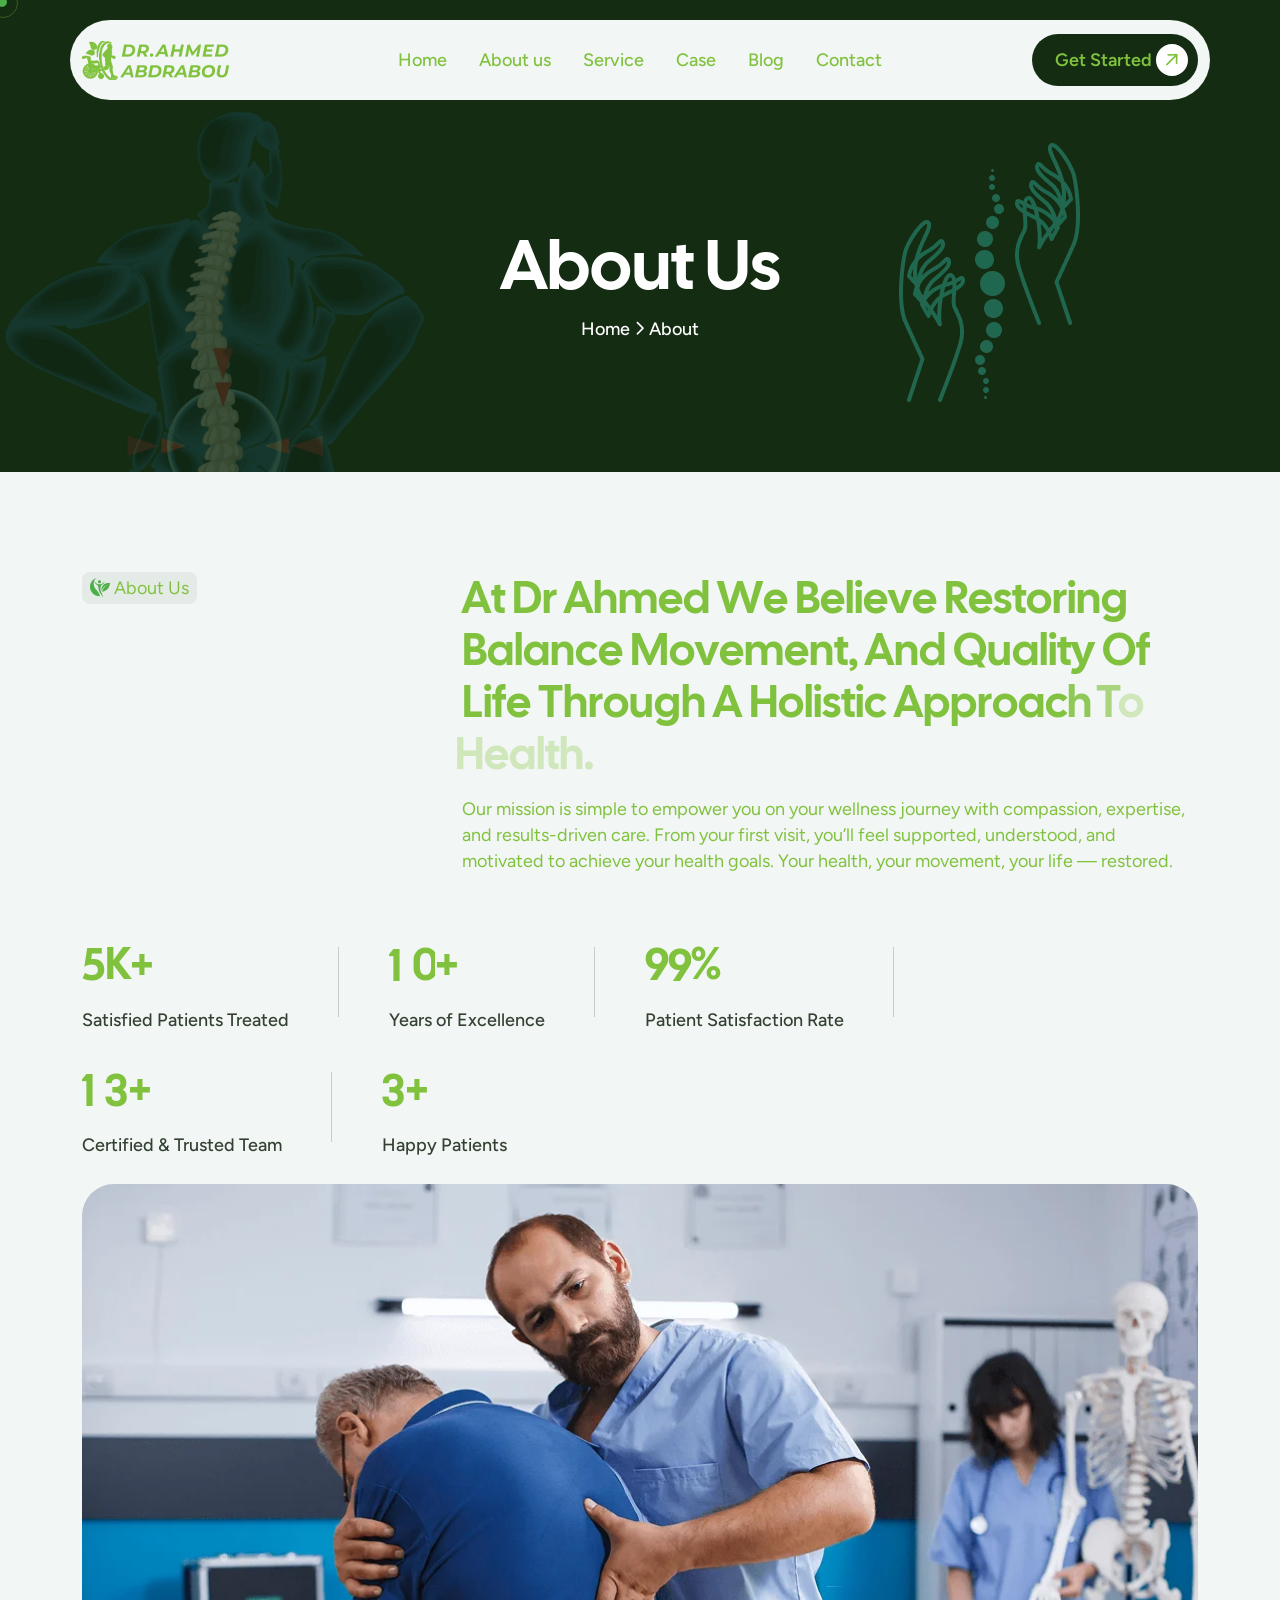
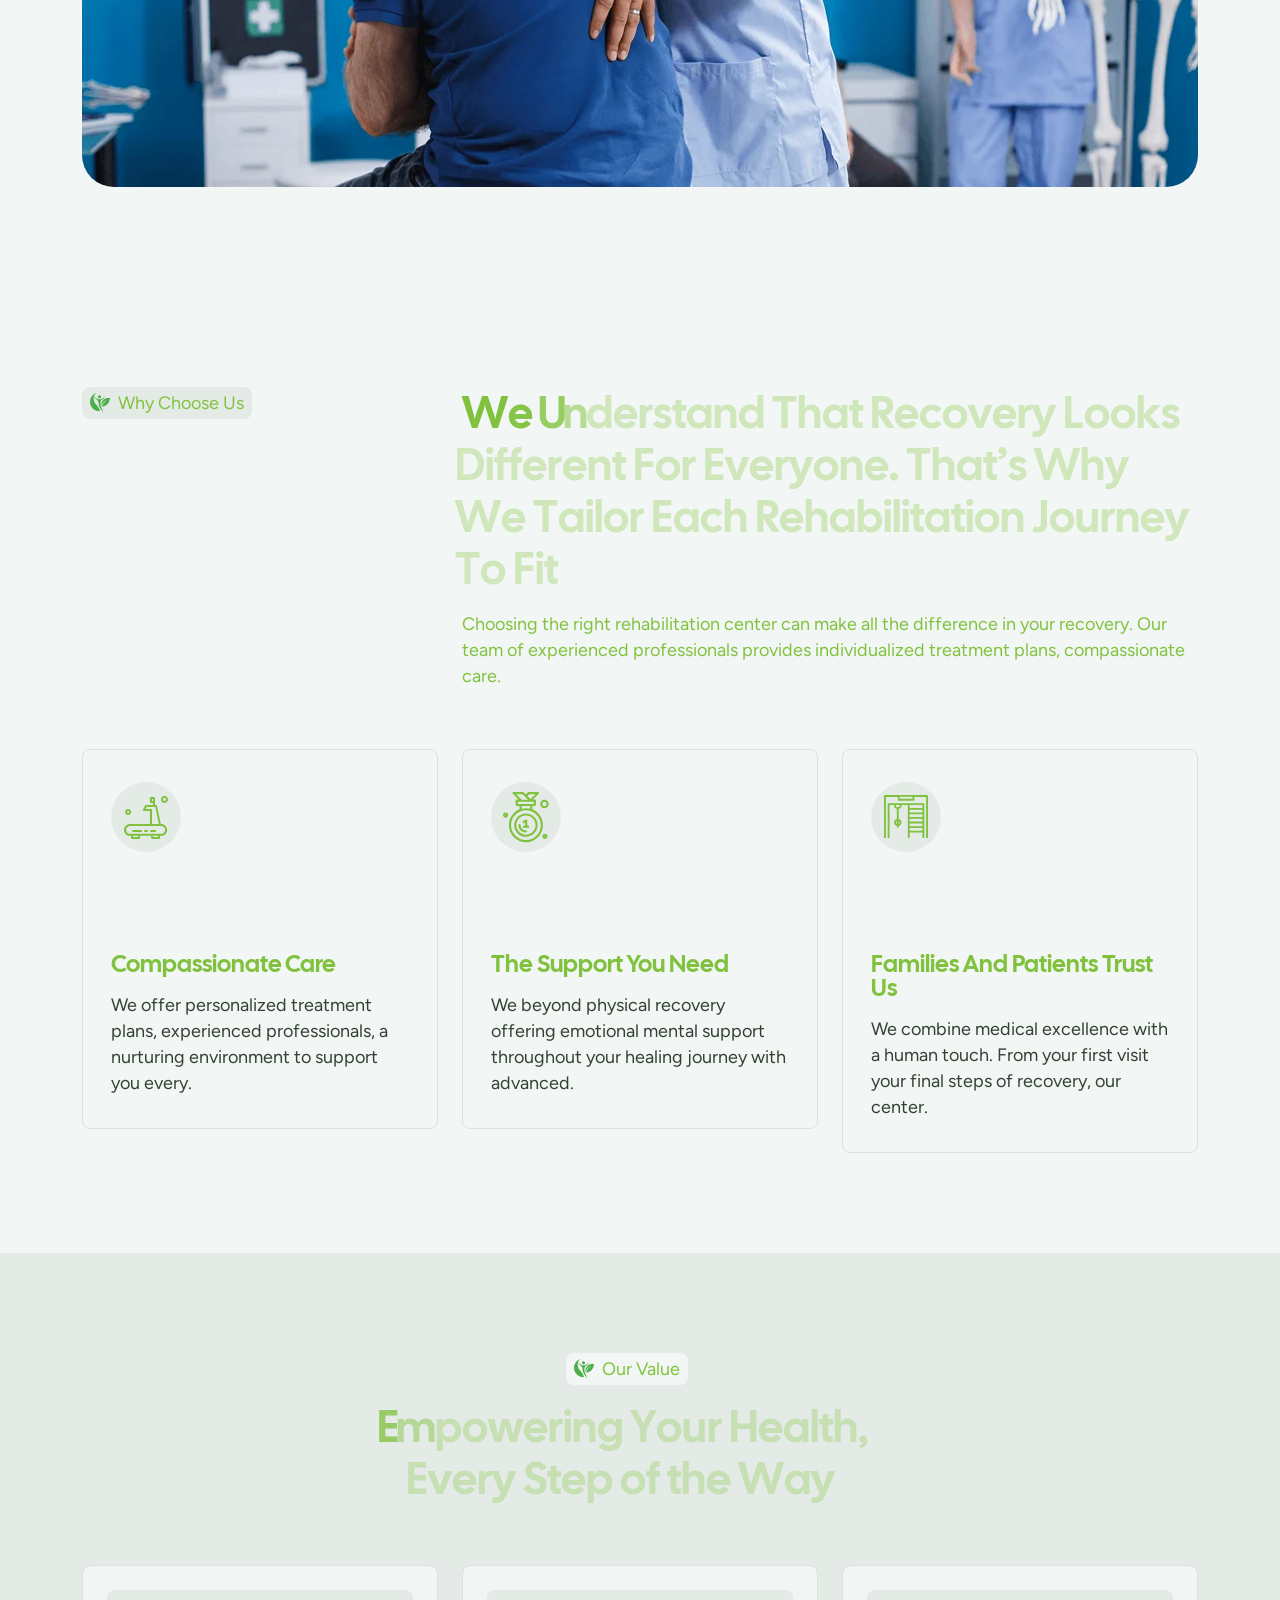
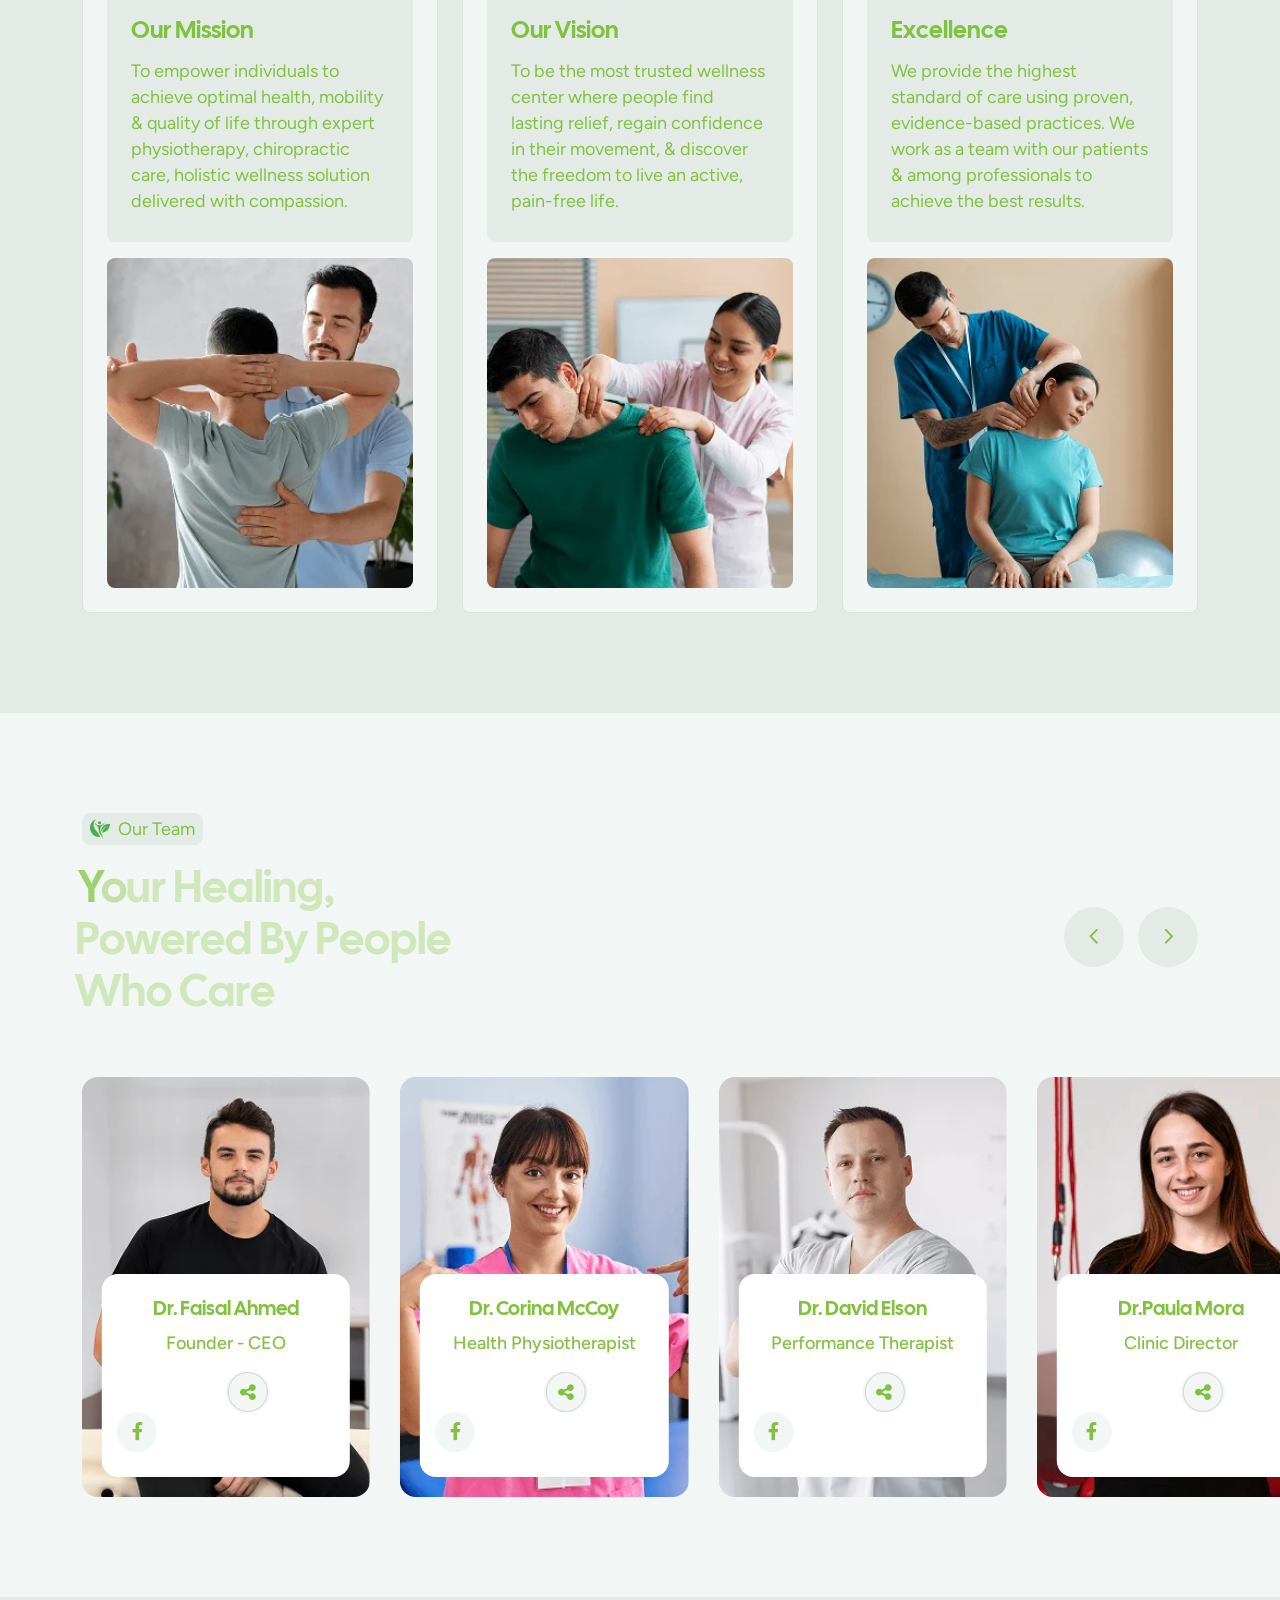
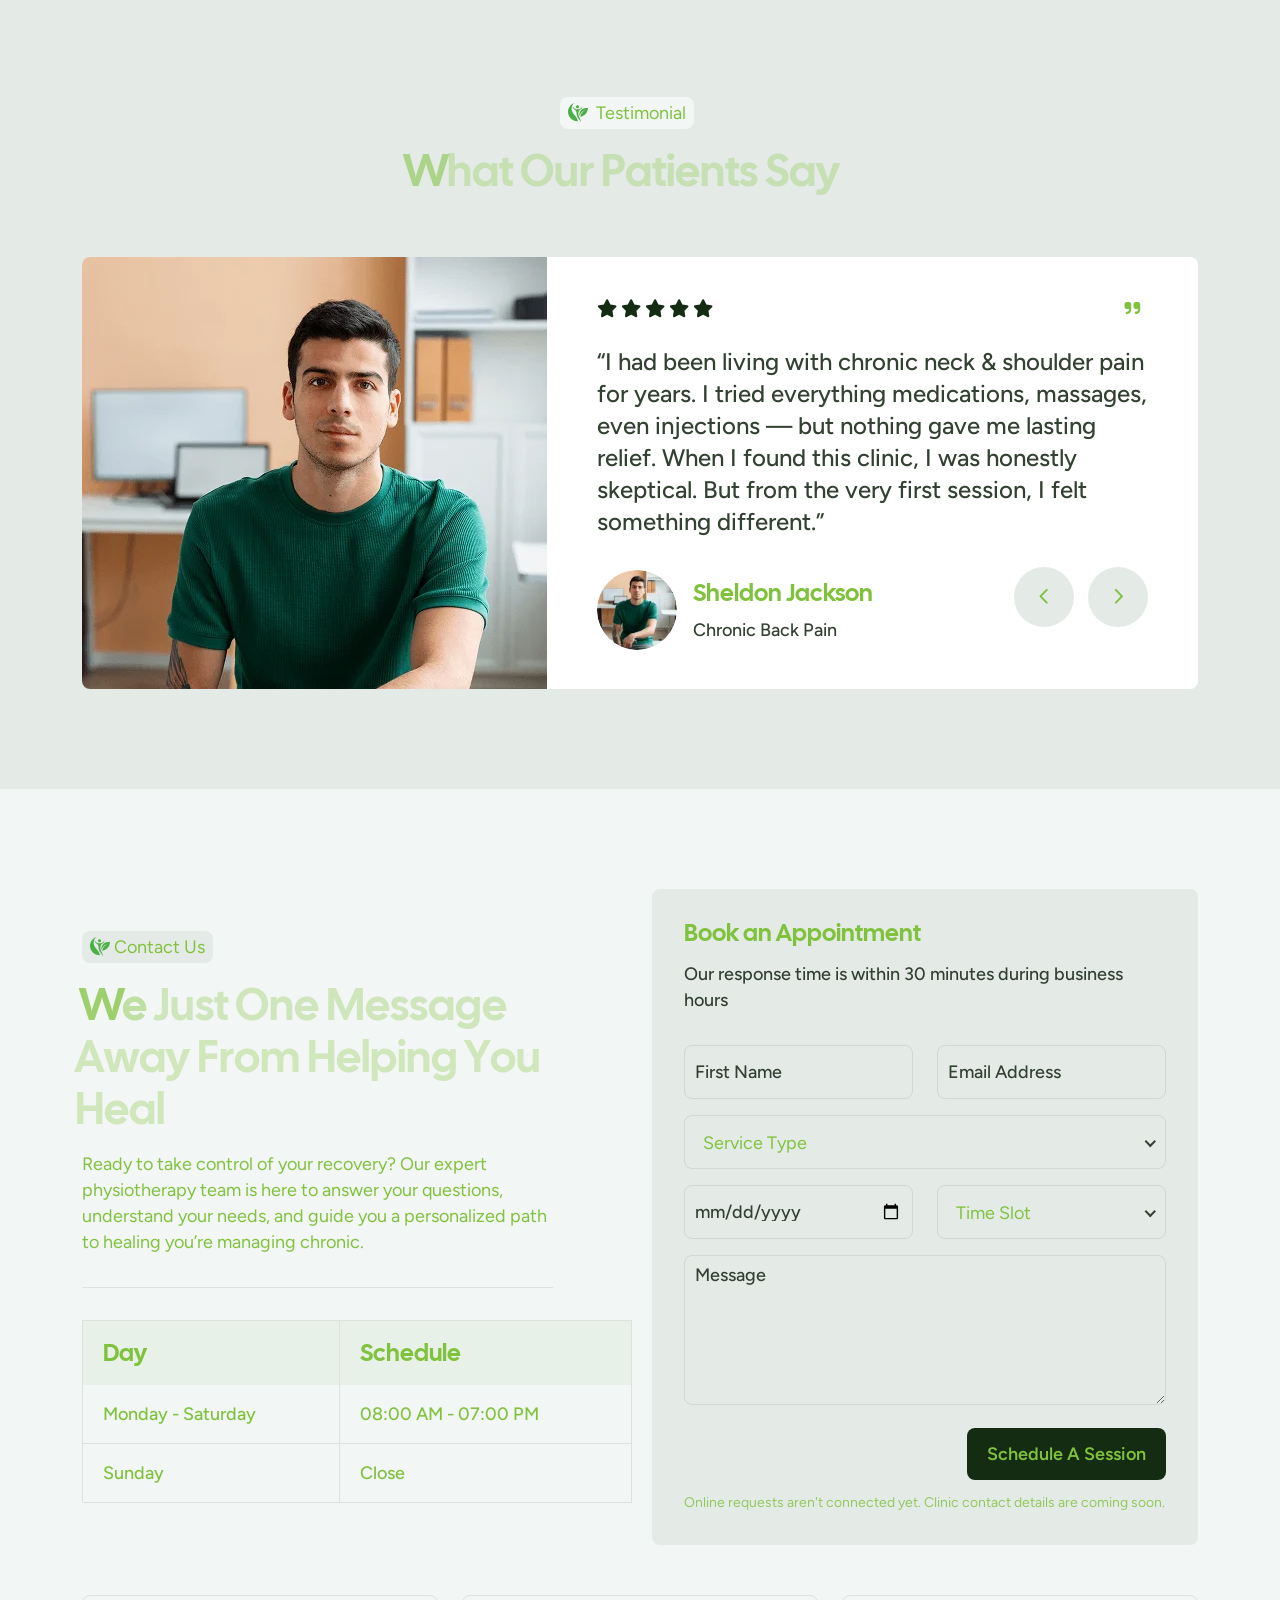
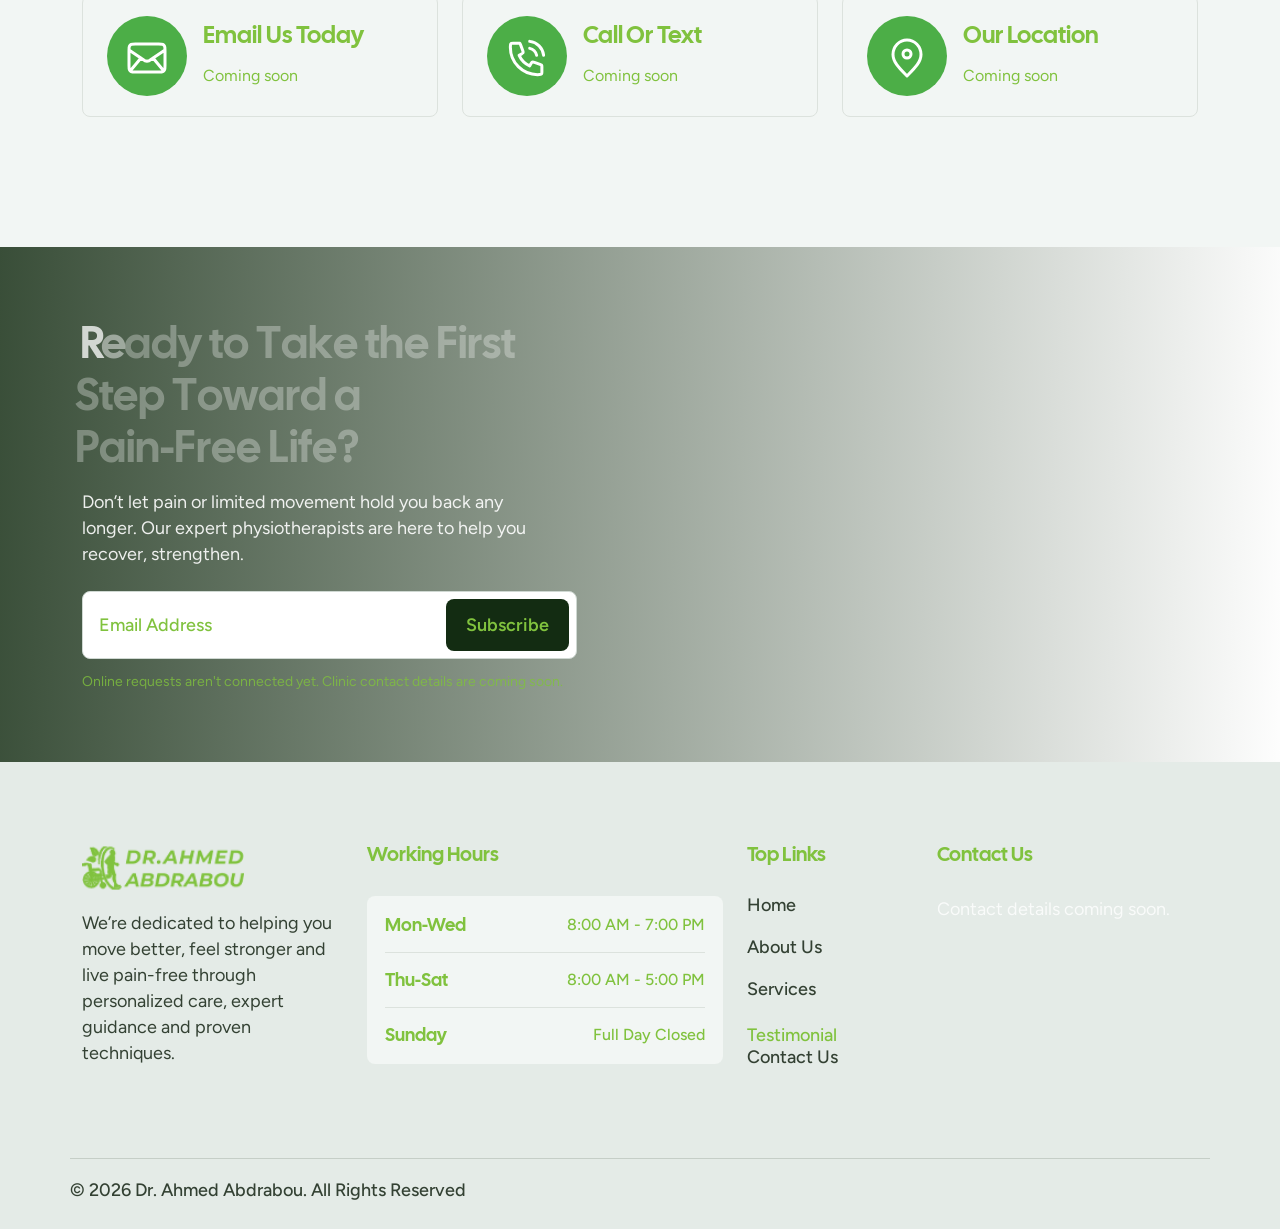
<file: about.html>
<!DOCTYPE html>
<html lang="en">

<head>
    <meta charset="UTF-8">
    <meta name="viewport" content="width=device-width, initial-scale=1.0">
    <title>About | Dr. Ahmed Abdrabou Physical Therapy</title>
    <meta name="description" content="Learn about Dr. Ahmed Abdrabou's physical therapy clinic and its approach to pain relief, rehabilitation and recovery.">
    <link rel="canonical" href="https://physical-therapy-orpin.vercel.app/about.html">
    <meta property="og:type" content="website">
    <meta property="og:site_name" content="Dr. Ahmed Abdrabou Physical Therapy">
    <meta property="og:title" content="About | Dr. Ahmed Abdrabou Physical Therapy">
    <meta property="og:description" content="Learn about Dr. Ahmed Abdrabou's physical therapy clinic and its approach to pain relief, rehabilitation and recovery.">
    <meta property="og:url" content="https://physical-therapy-orpin.vercel.app/about.html">
    <meta property="og:image" content="https://physical-therapy-orpin.vercel.app/assets/img/og-image.jpg">
    <meta name="twitter:card" content="summary_large_image">

    <!-- fav logo -->
    <link rel="icon" href="assets/img/fav-icon.png" type="image/png">

    <!-- css files -->
    <!-- bootstrap css -->
    <link rel="stylesheet" href="assets/css/plugins/bootstrap.min.css">
    <!-- swiper css -->
    <link rel="stylesheet" href="assets/css/plugins/swiper-bundle.min.css">
    <!-- nice-select css -->
    <link rel="stylesheet" href="assets/css/plugins/nice-select.css">
    <!-- fontawesome css -->
    <link rel="stylesheet" href="assets/css/plugins/all.css">
    <!-- magnific-popup css -->
    <link rel="stylesheet" href="assets/css/plugins/magnific-popup.css">
    <!-- aos css -->
    <link rel="stylesheet" href="assets/css/plugins/aos.css">
    <!-- odometer css -->
    <link rel="stylesheet" href="assets/css/plugins/odometer-theme-default.min.css">
    
    <!-- custom css -->
    <link rel="stylesheet" href="assets/css/style.css">
</head>

<body>

    <!-- preloader -->
    <div class="preloader">
        <div class="loading-container">
            <div class="loading"></div>
            <div id="loading-icon"><img src="assets/img/preloader/vl-preloader-1.1.png" alt=""></div>
        </div>
    </div>

      <!--================= vkl header section start =================-->
    <header>
        <div id="vl-header-sticky" class="vl-header-area vl-header-area-2 vl-transparent-header">
            <div class="container vkl-header-padding vkl-bg-2 br-99">
                <div class="row align-items-center">
                    <div class="col-xl-2 col-md-6 col-6">
                        <div class="vl-logo">
                                <a href="index.html"><img class="w-100" src="assets/img/dr ahmed logo.png"
                                    alt="" style="    width: 147px !important;
    "></a>
                                  
                        </div>
                    </div>
                    <div class="col-xl-8 d-none d-xl-block">
                        <div class="vl-main-menu vl-main-menu-black text-center">
                            <nav class="vl-mobile-menu-active">
                                <ul>
                                    <li><a href="index.html">Home</a></li>
                                    <li><a href="about.html">About us</a></li>
                                    <li><a href="service.html">Service</a></li>
                                    <li><a href="case.html">Case</a></li>
                                    <li><a href="blog.html">Blog</a></li>
                                    <li><a href="contact.html">Contact</a></li>
                                </ul>
                            </nav>
                        </div>
                    </div>
                    <div class="col-xl-2 col-md-6 col-6">
                        <!-- header btn -->
                        <div class="vl-header-btn d-none d-xl-block">
                            <!-- btn -->
                            <a href="contact.html" class="vkl-btn-primary-2">Get Started <span class="arrow-icon"><i
                                        class="fa-regular fa-arrow-right"></i></span></a>
                        </div>
                        <!-- action btn -->
                        <div class="vl-header-action-item vl-header-action-item-2 d-block d-xl-none">
                            <button type="button" class="vl-offcanvas-toggle">
                                <svg xmlns="http://www.w3.org/2000/svg" width="30" height="16" viewBox="0 0 30 16">
                                    <rect x="10" width="20" height="2" fill="currentColor"></rect>
                                    <rect x="5" y="7" width="25" height="2" fill="currentColor"></rect>
                                    <rect x="10" y="14" width="20" height="2" fill="currentColor"></rect>
                                </svg>
                            </button>
                        </div>
                    </div>
                </div>
            </div>
        </div>
    </header>

    <!-- MouseCursor Start -->
    <div class="mouseCursor cursor-outer"></div>
    <div class="mouseCursor cursor-inner"></div>


    <!-- offcanvas menu start -->
    <div class="vl-offcanvas">
        <div class="vl-offcanvas-wrapper">
            <div class="vl-offcanvas-header d-flex justify-content-between align-items-center mb-50">
                <div class="vl-offcanvas-logo">
                    <a href="index.html"><img src="assets/img/dr ahmed logo.png" alt="" style="  width: 162px;
"></a>
                </div>
                <div class="vl-offcanvas-close">
                    <button class="vl-offcanvas-close-toggle"><i class="fa-solid fa-xmark"></i></button>
                </div>
            </div>

            <div class="vl-offcanvas-menu d-lg-block mb-40">
                <nav></nav>
            </div>


            <div class="vl-offcanvas-info mb-30">
                <h3 class="vl-offcanvas-sm-title mb-20">Contact Us</h3>
                <p>Contact details coming soon.</p>
            </div>

            <div class="vkl-offcanvas-btn mb-30">
                <a href="contact.html" class="w-100 text-center vkl-primary-btn">Contact Now</a>
            </div>
        </div>
    </div>
    <div class="vl-offcanvas-overlay"></div>
    <!-- offcanvas menu end -->

    <!--================= vkl header section End =================-->


    <main>
        <!--================= vkl breadcrumb section start =================-->
        <section class="vkl-banner-area vkl-banner-area-2 vkl-cmn-bg fix p-relative"
            style="background-image: url(./assets/img/physiotherapy/banner/vl-hero-bg.webp);">
            <div class="shape-1 shape-1-1 d-none d-md-block p-absolute"><img
                    src="assets/img/physiotherapy/banner/shape-1.webp" alt=""></div>
            <div class="shape-2 shape-2-2 d-none d-md-block p-absolute"><img
                    src="assets/img/physiotherapy/banner/shape-2.webp" alt=""></div>
            <div class="container">
                <div class="row">
                    <div class="col-xl-9 mx-auto text-center">
                        <div class="vkl-hero-content">
                            <!-- vkl section title start -->
                            <div class="vkl-section-title">
                                <h2 class="title title-2 text-effect pb-16">About Us</h2>
                            </div> <!-- vkl section title end -->
                            <div class="vkl-breacrumb-menu">
                                <ul>
                                    <li><a href="index.html">Home</a></li>
                                    <li><i class="fa-regular fa-angle-right"></i></li>
                                    <li><a href="about.html">About</a></li>
                                </ul>
                            </div>
                        </div>
                    </div>
                </div>
            </div>
        </section>
        <!--================= vkl breadcrumb section End =================-->


        <!--================= about section start =================-->
        <section class="vkl-bg-2 fix pt-100 pb-70">
            <div class="container">
                <div class="row">
                    <div class="col-xl-4">
                        <!-- vkl section title start -->
                        <div class="vkl-section-title mb-30">
                            <p class="sub-title vkl-bg-1 br-8" data-aos="fade-up"> <span><img
                                        src="assets/img/icon/sub-title-icon-1.1.svg" alt=""></span>About Us</p>
                        </div> <!-- vkl section title end -->
                    </div>
                    <div class="col-xl-8">
                        <div class="vl-about-content-wrap mb-60">
                            <!-- vkl section title start -->
                            <div class="vkl-section-title">
                                <h2 class="title text-effect">At Dr Ahmed We Believe Restoring Balance Movement,
                                    And Quality Of Life Through A Holistic Approach To Health.</h2>
                                <p class="para pt-16">Our mission is simple to empower you on your wellness
                                    journey with compassion, expertise, and results-driven care. From your first
                                    visit, you’ll feel supported, understood, and motivated to achieve your
                                    health goals. Your health, your movement, your life — restored.</p>
                            </div> <!-- vkl section title end -->
                        </div>
                    </div>
                </div>
                <div class="vkl-counter-boxmain-flex">
                    <!-- single counter -->
                    <div class="vkl-counter mb-30">
                        <h4 class="vkl-counter-title odometer" id="myOdometer">0</h4><span class="symbol">K+</span>
                        <p class="vkl-counter-desc">Satisfied Patients Treated</p>
                    </div>
                    <!-- single counter -->
                    <div class="vkl-counter mb-30">
                        <h4 class="vkl-counter-title odometer" id="myOdometer1">0</h4><span class="symbol">+</span>
                        <p class="vkl-counter-desc">Years of Excellence</p>
                    </div>
                    <!-- single counter -->
                    <div class="vkl-counter mb-30">
                        <h4 class="vkl-counter-title odometer" id="myOdometer2">0</h4><span class="symbol">%</span>
                        <p class="vkl-counter-desc">Patient Satisfaction Rate</p>
                    </div>
                    <!-- single counter -->
                    <div class="vkl-counter mb-30">
                        <h4 class="vkl-counter-title odometer" id="myOdometer3">0</h4><span class="symbol">+</span>
                        <p class="vkl-counter-desc">Certified & Trusted Team</p>
                    </div>
                    <!-- single counter -->
                    <div class="vkl-counter mb-30">
                        <h4 class="vkl-counter-title odometer" id="myOdometer4">0</h4><span class="symbol">+</span>
                        <p class="vkl-counter-desc">Happy Patients</p>
                    </div>
                </div>
                <div class="row">
                    <!-- single thumb -->
                    <div class="col-xl-12 mb-30">
                        <div class="vl-about-item-thumb vl-about-item-thumb-2 p-relative">
                            <a class="vl-clip-anim br-32 image-anime" href="#">
                                <img class="vl-anim-img w-100" data-animate="true"
                                    src="assets/img/chiropractor/about/vkl-about-thmb-2.1.png" alt="">
                            </a>
                        </div>
                    </div>
                </div>
            </div>
        </section>
        <!--================= about section End =================-->

         
        <!--================= vkl choose section start =================-->
        <section class="vkl-bg-2 fix pt-100 pb-70">
            <div class="container">
                <div class="row">
                    <div class="col-xl-4">
                        <!-- vkl section title start -->
                        <div class="vkl-section-title mb-30">
                            <p class="sub-title vkl-bg-1 br-8" data-aos="fade-up"> <span><img
                                        src="assets/img/icon/sub-title-icon-1.1.svg" alt=""></span> Why Choose
                                Us</p>
                        </div> <!-- vkl section title end -->
                    </div>
                    <div class="col-xl-8">
                        <div class="vl-about-content-wrap mb-60">
                            <!-- vkl section title start -->
                            <div class="vkl-section-title">
                                <h2 class="title text-effect">We Understand That Recovery Looks Different For
                                    Everyone. That’s Why We Tailor Each Rehabilitation Journey To Fit</h2>
                                <p class="para pt-16">Choosing the right rehabilitation center can make all the
                                    difference in your recovery. Our team of experienced professionals provides
                                    individualized treatment plans, compassionate care.</p>
                            </div> <!-- vkl section title end -->
                        </div>
                    </div>
                </div>
                <div class="row">
                    <!-- single thumb -->
                    <div class="col-xl-4 col-md-6 mb-30">
                        <!-- single work start -->
                        <div class="vkl-work-item vkl-work-item-style-3 vkl-work-item-style-3-ab-iner">
                            <!-- icon -->
                            <div class="vkl-work-item-icon">
                                <span class="inner-icon"><img src="assets/img/icon/vkl-choose-icon3.1.svg"
                                        alt=""></span>
                            </div>
                            <!-- content -->
                            <div class="vkl-work-item-content">
                                <!-- title -->
                                <h4 class="vkl-work-item-title"><a href="case-left.html">Compassionate
                                        Care</a></h4>
                                <!-- desc -->
                                <p class="vkl-work-item-desc">We offer personalized treatment plans, experienced
                                    professionals, a nurturing environment to support you every.</p>
                            </div>
                        </div> <!-- single work end -->
                    </div>
                    <!-- single thumb -->
                    <div class="col-xl-4 col-md-6 mb-30">
                        <!-- single work start -->
                        <div class="vkl-work-item vkl-work-item-style-3 vkl-work-item-style-3-ab-iner">
                            <!-- icon -->
                            <div class="vkl-work-item-icon">
                                <span class="inner-icon"><img src="assets/img/icon/vkl-choose-icon3.2.svg"
                                        alt=""></span>
                            </div>
                            <!-- content -->
                            <div class="vkl-work-item-content">
                                <!-- title -->
                                <h4 class="vkl-work-item-title"><a href="case-left.html">The Support You
                                        Need</a></h4>
                                <!-- desc -->
                                <p class="vkl-work-item-desc">We beyond physical recovery offering emotional
                                    mental support throughout your healing journey with advanced.</p>
                            </div>
                        </div> <!-- single work end -->
                    </div>
                    <!-- single thumb -->
                    <div class="col-xl-4 col-md-6 mb-30">
                        <!-- single work start -->
                        <div class="vkl-work-item vkl-work-item-style-3 vkl-work-item-style-3-ab-iner">
                            <!-- icon -->
                            <div class="vkl-work-item-icon">
                                <span class="inner-icon"><img src="assets/img/icon/vkl-choose-icon3.3.svg"
                                        alt=""></span>
                            </div>
                            <!-- content -->
                            <div class="vkl-work-item-content">
                                <!-- title -->
                                <h4 class="vkl-work-item-title"><a href="case-left.html">Families And Patients
                                        Trust Us</a></h4>
                                <!-- desc -->
                                <p class="vkl-work-item-desc">We combine medical excellence with a human touch.
                                    From your first visit your final steps of recovery, our center.</p>
                            </div>
                        </div> <!-- single work end -->
                    </div>
                </div>
            </div>
        </section>
        <!--================= vkl choose section End =================-->

        <!--================= vkl value section start =================-->
        <section class="vkl-bg-1 fix pt-100 pb-70">
            <div class="container">
                <div class="row">
                    <div class="col-xl-6 mx-auto text-center">
                        <!-- vkl section title start -->
                        <div class="vkl-section-title mr-26 mb-60">
                            <p class="sub-title vkl-bg-2 br-8" data-aos="fade-up"> <span><img
                                        src="assets/img/icon/sub-title-icon-1.1.svg" alt=""></span> Our Value
                            </p>
                            <h2 class="title text-effect pt-16">Empowering Your Health, Every Step of the Way
                            </h2>
                        </div> <!-- vkl section title end -->
                    </div>
                </div>

                <div class="row">
                    <div class="col-xl-4 col-md-6 mb-30">
                        <!-- single service -->
                        <div class="vkl-service-item vkl-service-item-ab-iner br-8">
                            <!-- single service content -->
                            <div class="vkl-service-item-content mb-16">
                                <!-- single service title -->
                                <h4 class="vkl-service-item-title text-anime-style-1"><a href="service-single.html">Our
                                        Mission</a></h4>
                                <!-- single service desc -->
                                <p class="para pt-16">To empower individuals to achieve optimal health, mobility
                                    & quality of life through expert physiotherapy, chiropractic care, holistic
                                    wellness solution delivered with compassion.</p>
                            </div>
                            <!-- single service thumb -->
                            <div class="vkl-service-item-thumb image-anime">
                                <a href="service-single.html"><img class="w-100"
                                        src="assets/img/physiotherapy/value/vkl-value-thumb-1.1.webp" alt=""></a>
                            </div>
                        </div>
                    </div>

                    <div class="col-xl-4 col-md-6 mb-30">
                        <!-- single service -->
                        <div class="vkl-service-item vkl-service-item-ab-iner br-8">
                            <!-- single service content -->
                            <div class="vkl-service-item-content mb-16">
                                <!-- single service title -->
                                <h4 class="vkl-service-item-title text-anime-style-1"><a href="service-single.html">Our
                                        Vision</a></h4>
                                <!-- single service desc -->
                                <p class="para pt-16">To be the most trusted wellness center where people find
                                    lasting relief, regain confidence in their movement, & discover the freedom
                                    to live an active, pain-free life.</p>
                            </div>
                            <!-- single service thumb -->
                            <div class="vkl-service-item-thumb image-anime">
                                <a href="service-single.html"><img class="w-100"
                                        src="assets/img/physiotherapy/value/vkl-value-thumb-1.2.webp" alt=""></a>
                            </div>
                        </div>
                    </div>

                    <div class="col-xl-4 col-md-6 mb-30">
                        <!-- single service -->
                        <div class="vkl-service-item vkl-service-item-ab-iner br-8">
                            <!-- single service content -->
                            <div class="vkl-service-item-content mb-16">
                                <!-- single service title -->
                                <h4 class="vkl-service-item-title text-anime-style-1"><a
                                        href="service-single.html">Excellence</a></h4>
                                <!-- single service desc -->
                                <p class="para pt-16">We provide the highest standard of care using proven,
                                    evidence-based practices. We work as a team with our patients & among
                                    professionals to achieve the best results.</p>
                            </div>
                            <!-- single service thumb -->
                            <div class="vkl-service-item-thumb image-anime">
                                <a href="service-single.html"><img class="w-100"
                                        src="assets/img/physiotherapy/value/vkl-value-thumb-1.3.webp" alt=""></a>
                            </div>
                        </div>
                    </div>
                </div>
            </div>
        </section>
        <!--================= vkl value section End =================-->

        <!--================= vkl team section start =================-->
        <section class="vkl-bg-2 fix pt-100 pb-100">
            <div class="container">
                <div class="row">
                    <div class="col-xl-5">
                        <!-- vkl section title start -->
                        <div class="vkl-section-title mr-26 mb-60">
                            <p class="sub-title vkl-bg-1 br-8" data-aos="fade-up"> <span><img
                                        src="assets/img/icon/sub-title-icon-1.1.svg" alt=""></span> Our Team</p>
                            <h2 class="title text-effect pt-16">Your Healing, Powered By People Who Care</h2>
                        </div> <!-- vkl section title end -->
                    </div>
                </div>
                <div class="vkl-team-box-wrap p-relative">
                    <div class="swiper vlTeamActive vl-test-slider-space" data-aos="fade-up">
                        <div class="swiper-wrapper">
                            <div class="swiper-slide">
                                <!-- single team item start-->
                                <div class="vkl-team-item">
                                    <!-- team thumb -->
                                    <div class="vkl-team-item-thumb">
                                        <img class="w-100" src="assets/img/physiotherapy/team/vkl-team-1.1.webp" alt="">
                                    </div>
                                    <!-- team content -->
                                    <div class="vkl-team-item-content">
                                        <h4 class="vkl-team-item-title"><a href="#">Dr. James Hall</a></h4>
                                        <p class="vkl-team-item-desc pt-16 pb-20">Physio Specialist</p>
                                        <!-- team social -->
                                        <div class="vkl-team-item-social">
                                            <ul>
                                                <li><a href="#" aria-label="X (Twitter)"><i class="fa-brands fa-x-twitter" aria-hidden="true"></i></a></li>
                                                <li><a href="#" aria-label="LinkedIn"><i class="fa-brands fa-linkedin-in" aria-hidden="true"></i></a>
                                                </li>
                                                <li><a class="share-icon" href="#" aria-label="Share"><i class="fa-solid fa-share-nodes" aria-hidden="true"></i></a></li>
                                                <li><a href="#" aria-label="Instagram"><i class="fa-brands fa-instagram" aria-hidden="true"></i></a></li>
                                                <li><a href="#" aria-label="Facebook"><i class="fa-brands fa-facebook-f" aria-hidden="true"></i></a></li>
                                            </ul>
                                        </div>
                                    </div>
                                </div> <!-- single team item end-->
                            </div>
                            <div class="swiper-slide">
                                <!-- single team item start-->
                                <div class="vkl-team-item">
                                    <!-- team thumb -->
                                    <div class="vkl-team-item-thumb">
                                        <img class="w-100" src="assets/img/physiotherapy/team/vkl-team-1.2.png" alt="">
                                    </div>
                                    <!-- team content -->
                                    <div class="vkl-team-item-content">
                                        <h4 class="vkl-team-item-title"><a href="#">Dr. Faisal Ahmed</a></h4>
                                        <p class="vkl-team-item-desc pt-16 pb-20">Founder - CEO</p>
                                        <!-- team social -->
                                        <div class="vkl-team-item-social">
                                            <ul>
                                                <li><a href="#" aria-label="X (Twitter)"><i class="fa-brands fa-x-twitter" aria-hidden="true"></i></a></li>
                                                <li><a href="#" aria-label="LinkedIn"><i class="fa-brands fa-linkedin-in" aria-hidden="true"></i></a>
                                                </li>
                                                <li><a class="share-icon" href="#" aria-label="Share"><i class="fa-solid fa-share-nodes" aria-hidden="true"></i></a></li>
                                                <li><a href="#" aria-label="Instagram"><i class="fa-brands fa-instagram" aria-hidden="true"></i></a></li>
                                                <li><a href="#" aria-label="Facebook"><i class="fa-brands fa-facebook-f" aria-hidden="true"></i></a></li>
                                            </ul>
                                        </div>
                                    </div>
                                </div> <!-- single team item end-->
                            </div>
                            <div class="swiper-slide">
                                <!-- single team item start-->
                                <div class="vkl-team-item">
                                    <!-- team thumb -->
                                    <div class="vkl-team-item-thumb">
                                        <img class="w-100" src="assets/img/physiotherapy/team/vkl-team-1.3.png" alt="">
                                    </div>
                                    <!-- team content -->
                                    <div class="vkl-team-item-content">
                                        <h4 class="vkl-team-item-title"><a href="#">Dr. Corina McCoy</a></h4>
                                        <p class="vkl-team-item-desc pt-16 pb-20">Health Physiotherapist</p>
                                        <!-- team social -->
                                        <div class="vkl-team-item-social">
                                            <ul>
                                                <li><a href="#" aria-label="X (Twitter)"><i class="fa-brands fa-x-twitter" aria-hidden="true"></i></a></li>
                                                <li><a href="#" aria-label="LinkedIn"><i class="fa-brands fa-linkedin-in" aria-hidden="true"></i></a>
                                                </li>
                                                <li><a class="share-icon" href="#" aria-label="Share"><i class="fa-solid fa-share-nodes" aria-hidden="true"></i></a></li>
                                                <li><a href="#" aria-label="Instagram"><i class="fa-brands fa-instagram" aria-hidden="true"></i></a></li>
                                                <li><a href="#" aria-label="Facebook"><i class="fa-brands fa-facebook-f" aria-hidden="true"></i></a></li>
                                            </ul>
                                        </div>
                                    </div>
                                </div> <!-- single team item end-->
                            </div>
                            <div class="swiper-slide">
                                <!-- single team item start-->
                                <div class="vkl-team-item">
                                    <!-- team thumb -->
                                    <div class="vkl-team-item-thumb">
                                        <img class="w-100" src="assets/img/physiotherapy/team/vkl-team-1.4.png" alt="">
                                    </div>
                                    <!-- team content -->
                                    <div class="vkl-team-item-content">
                                        <h4 class="vkl-team-item-title"><a href="#">Dr. David Elson</a></h4>
                                        <p class="vkl-team-item-desc pt-16 pb-20">Performance Therapist</p>
                                        <!-- team social -->
                                        <div class="vkl-team-item-social">
                                            <ul>
                                                <li><a href="#" aria-label="X (Twitter)"><i class="fa-brands fa-x-twitter" aria-hidden="true"></i></a></li>
                                                <li><a href="#" aria-label="LinkedIn"><i class="fa-brands fa-linkedin-in" aria-hidden="true"></i></a>
                                                </li>
                                                <li><a class="share-icon" href="#" aria-label="Share"><i class="fa-solid fa-share-nodes" aria-hidden="true"></i></a></li>
                                                <li><a href="#" aria-label="Instagram"><i class="fa-brands fa-instagram" aria-hidden="true"></i></a></li>
                                                <li><a href="#" aria-label="Facebook"><i class="fa-brands fa-facebook-f" aria-hidden="true"></i></a></li>
                                            </ul>
                                        </div>
                                    </div>
                                </div> <!-- single team item end-->
                            </div>
                            <div class="swiper-slide">
                                <!-- single team item start-->
                                <div class="vkl-team-item">
                                    <!-- team thumb -->
                                    <div class="vkl-team-item-thumb">
                                        <img class="w-100" src="assets/img/physiotherapy/team/vkl-team-1.5.webp" alt="">
                                    </div>
                                    <!-- team content -->
                                    <div class="vkl-team-item-content">
                                        <h4 class="vkl-team-item-title"><a href="#">Dr.Paula Mora</a></h4>
                                        <p class="vkl-team-item-desc pt-16 pb-20">Clinic Director</p>
                                        <!-- team social -->
                                        <div class="vkl-team-item-social">
                                            <ul>
                                                <li><a href="#" aria-label="X (Twitter)"><i class="fa-brands fa-x-twitter" aria-hidden="true"></i></a></li>
                                                <li><a href="#" aria-label="LinkedIn"><i class="fa-brands fa-linkedin-in" aria-hidden="true"></i></a>
                                                </li>
                                                <li><a class="share-icon" href="#" aria-label="Share"><i class="fa-solid fa-share-nodes" aria-hidden="true"></i></a></li>
                                                <li><a href="#" aria-label="Instagram"><i class="fa-brands fa-instagram" aria-hidden="true"></i></a></li>
                                                <li><a href="#" aria-label="Facebook"><i class="fa-brands fa-facebook-f" aria-hidden="true"></i></a></li>
                                            </ul>
                                        </div>
                                    </div>
                                </div> <!-- single team item end-->
                            </div>
                            <div class="swiper-slide">
                                <!-- single team item start-->
                                <div class="vkl-team-item">
                                    <!-- team thumb -->
                                    <div class="vkl-team-item-thumb">
                                        <img class="w-100" src="assets/img/physiotherapy/team/vkl-team-1.1.webp" alt="">
                                    </div>
                                    <!-- team content -->
                                    <div class="vkl-team-item-content">
                                        <h4 class="vkl-team-item-title"><a href="#">Dr. James Hall</a></h4>
                                        <p class="vkl-team-item-desc pt-16 pb-20">Physio Specialist</p>
                                        <!-- team social -->
                                        <div class="vkl-team-item-social">
                                            <ul>
                                                <li><a href="#" aria-label="X (Twitter)"><i class="fa-brands fa-x-twitter" aria-hidden="true"></i></a></li>
                                                <li><a href="#" aria-label="LinkedIn"><i class="fa-brands fa-linkedin-in" aria-hidden="true"></i></a>
                                                </li>
                                                <li><a class="share-icon" href="#" aria-label="Share"><i class="fa-solid fa-share-nodes" aria-hidden="true"></i></a></li>
                                                <li><a href="#" aria-label="Instagram"><i class="fa-brands fa-instagram" aria-hidden="true"></i></a></li>
                                                <li><a href="#" aria-label="Facebook"><i class="fa-brands fa-facebook-f" aria-hidden="true"></i></a></li>
                                            </ul>
                                        </div>
                                    </div>
                                </div> <!-- single team item end-->
                            </div>
                        </div>
                    </div>
                    <!-- navigation -->
                    <div class="vl-review-buttons">
                        <div class="vl-review-button-prev vl-review-button"><i class="fa-regular fa-angle-left"></i>
                        </div>
                        <div class="vl-review-button-next vl-review-button"><i class="fa-regular fa-angle-right"></i>
                        </div>
                    </div>
                </div>
            </div>
        </section>
        <!--================= vkl team section End =================-->

        <!--================= vkl testimonial section start =================-->
        <section class="vkl-bg-1 fix pt-100 pb-100">
            <div class="container">
                <div class="row">
                    <div class="col-xl-6 mx-auto text-center">
                        <!-- vkl section title start -->
                        <div class="vkl-section-title mr-26 mb-60">
                            <p class="sub-title vkl-bg-2 br-8" data-aos="fade-up"> <span><img
                                        src="assets/img/icon/sub-title-icon-1.1.svg" alt=""></span> Testimonial
                            </p>
                            <h2 class="title text-effect pt-16">What Our Patients Say</h2>
                        </div> <!-- vkl section title end -->
                    </div>
                </div>
            </div>
            <div class="container">
                <div class="vkl-testimonial-box-wrap p-relative">
                    <div class="swiper vlTestiomonialActive" data-aos="fade-up">
                        <div class="swiper-wrapper">
                            <div class="swiper-slide">
                                <!-- single testimonial item start-->
                                <div class="vkl-white-bg fix br-8">
                                    <div class="container gx-0">
                                        <div class="row align-items-center gx-0">
                                            <div class="col-xl-5 col-lg-5">
                                                <div class="vkl-testimonial-thumb image-anime">
                                                    <img class="w-100"
                                                        src="assets/img/physiotherapy/testimonial/vkl-testimonial1.1.webp"
                                                        alt="">
                                                </div>
                                            </div>
                                            <div class="col-xl-7 col-lg-7">
                                                <div class="vkl-testimonial-item p-relative">
                                                    <!-- quote -->
                                                    <div class="vkl-testimonial-quote">
                                                        <i class="fa-solid fa-quote-right" aria-hidden="true"></i>
                                                    </div>
                                                    <!-- vkl icon start  -->
                                                    <div class="vkl-testimonial-item-starrevieew">
                                                        <ul>
                                                            <li><i class="fa-solid fa-star"></i></li>
                                                            <li><i class="fa-solid fa-star"></i></li>
                                                            <li><i class="fa-solid fa-star"></i></li>
                                                            <li><i class="fa-solid fa-star"></i></li>
                                                            <li><i class="fa-solid fa-star"></i></li>
                                                        </ul>
                                                    </div> <!-- vkl icon end  -->
                                                    <!-- vkl desc start  -->
                                                    <p class="vkl-testimonial-item-desc">“I had been living with
                                                        chronic neck & shoulder pain for years. I tried
                                                        everything medications, massages, even injections — but
                                                        nothing gave me lasting relief. When I found this
                                                        clinic, I was honestly skeptical. But from the very
                                                        first session, I felt something different.”</p>
                                                    <!-- vkl desc end  -->

                                                    <!-- vkl authbox start  -->
                                                    <div class="vkl-testimonial-item-authbox">
                                                        <!-- vkl authbox thumb  -->
                                                        <div class="vkl-testimonial-item-authbox-thumb image-anime">
                                                            <img src="assets/img/physiotherapy/testimonial/vkl-sm-testimonial1.1.png"
                                                                alt="">
                                                        </div> <!-- vkl authbox thumb end -->
                                                        <!-- vkl authbox content start -->
                                                        <div class="vkl-testimonial-item-authbox-content">
                                                            <h6 class="vkl-testimonial-item-authbox-title"><a
                                                                    href="#">Sheldon Jackson</a></h6>
                                                            <p class="vkl-testimonial-item-authbox-position">
                                                                Chronic Back Pain</p>
                                                        </div> <!-- vkl authbox content end -->
                                                    </div> <!-- vkl authbox end  -->
                                                </div>
                                            </div>
                                        </div>
                                    </div>
                                </div><!-- single testimonial item end-->
                            </div>
                            <div class="swiper-slide">
                                <!-- single testimonial item start-->
                                <div class="vkl-white-bg fix br-8">
                                    <div class="container gx-0">
                                        <div class="row align-items-center gx-0">
                                            <div class="col-xl-5 col-lg-5">
                                                <div class="vkl-testimonial-thumb image-anime">
                                                    <img class="w-100"
                                                        src="assets/img/physiotherapy/testimonial/vkl-testimonial1.1.webp"
                                                        alt="">
                                                </div>
                                            </div>
                                            <div class="col-xl-7 col-lg-7">
                                                <div class="vkl-testimonial-item p-relative">
                                                    <!-- quote -->
                                                    <div class="vkl-testimonial-quote">
                                                        <i class="fa-solid fa-quote-right" aria-hidden="true"></i>
                                                    </div>
                                                    <!-- vkl icon start  -->
                                                    <div class="vkl-testimonial-item-starrevieew">
                                                        <ul>
                                                            <li><i class="fa-solid fa-star"></i></li>
                                                            <li><i class="fa-solid fa-star"></i></li>
                                                            <li><i class="fa-solid fa-star"></i></li>
                                                            <li><i class="fa-solid fa-star"></i></li>
                                                            <li><i class="fa-solid fa-star"></i></li>
                                                        </ul>
                                                    </div> <!-- vkl icon end  -->
                                                    <!-- vkl desc start  -->
                                                    <p class="vkl-testimonial-item-desc">“I had been living with
                                                        chronic neck & shoulder pain for years. I tried
                                                        everything medications, massages, even injections — but
                                                        nothing gave me lasting relief. When I found this
                                                        clinic, I was honestly skeptical. But from the very
                                                        first session, I felt something different.”</p>
                                                    <!-- vkl desc end  -->

                                                    <!-- vkl authbox start  -->
                                                    <div class="vkl-testimonial-item-authbox">
                                                        <!-- vkl authbox thumb  -->
                                                        <div class="vkl-testimonial-item-authbox-thumb image-anime">
                                                            <img src="assets/img/physiotherapy/testimonial/vkl-sm-testimonial1.1.png"
                                                                alt="">
                                                        </div> <!-- vkl authbox thumb end -->
                                                        <!-- vkl authbox content start -->
                                                        <div class="vkl-testimonial-item-authbox-content">
                                                            <h6 class="vkl-testimonial-item-authbox-title"><a
                                                                    href="#">Sheldon Jackson</a></h6>
                                                            <p class="vkl-testimonial-item-authbox-position">
                                                                Chronic Back Pain</p>
                                                        </div> <!-- vkl authbox content end -->
                                                    </div> <!-- vkl authbox end  -->
                                                </div>
                                            </div>
                                        </div>
                                    </div>
                                </div><!-- single testimonial item end-->
                            </div>
                        </div>
                    </div>
                    <!-- navigation -->
                    <div class="vl-review-buttons vl-review-buttons-2">
                        <div class="vl-review-button-prev vl-review-button vl-review-button-2"><i
                                class="fa-regular fa-angle-left"></i></div>
                        <div class="vl-review-button-next vl-review-button vl-review-button-2"><i
                                class="fa-regular fa-angle-right"></i></div>
                    </div>
                </div>
            </div>
        </section>
        <!--================= vkl testimonial section End =================-->


        <!--================= vkl contact section start =================-->
        <section class="vkl-bg-2 fix pt-100 pb-100">
            <div class="container">
                <div class="row align-items-center">
                    <div class="col-xl-6 col-lg-6 mb-50">
                        <div class="vkl-contact-wrapper">
                            <div class="vkl-contact-wrap">
                                <!-- vkl section title start -->
                                <div class="vkl-section-title">
                                    <p class="sub-title vkl-bg-1 br-8" data-aos="fade-up"> <span><img
                                                src="assets/img/icon/sub-title-icon-1.1.svg" alt=""></span>Contact Us
                                    </p>
                                    <h2 class="title text-effect pb-16 pt-16">We Just One Message Away From
                                        Helping You Heal</h2>
                                    <p class="para">Ready to take control of your recovery? Our expert
                                        physiotherapy team is here to answer your questions, understand your
                                        needs, and guide you a personalized path to healing you’re managing
                                        chronic.</p>
                                </div> <!-- vkl section title end -->

                                <div class="vkl-shedule-timeline">
                                    <table class="vkl-shedul-table">
                                        <thead>
                                            <tr>
                                                <th>Day</th>
                                                <th>Schedule</th>
                                            </tr>
                                        </thead>
                                        <tbody>
                                            <tr>
                                                <td>Monday - Saturday</td>
                                                <td>08:00 AM - 07:00 PM</td>
                                            </tr>
                                            <tr>
                                                <td>Sunday</td>
                                                <td>Close</td>
                                            </tr>
                                        </tbody>
                                    </table>
                                </div>
                            </div>
                        </div>
                    </div>
                    <div class="col-xl-6 col-lg-6 mb-50">
                        <div class="vkl-contact-form-wrap vkl-bg-1 br-8">
                            <h4 class="vkl-contact-title">Book an Appointment</h4>
                            <p class="desc">Our response time is within 30 minutes during business hours</p>

                            <div class="vl-form-wrap">

                                <form action="#">
                                    <div class="row">
                                        <div class="col-xl-6 mb-16">
                                            <input type="text" placeholder="First Name">
                                        </div>
                                        <div class="col-xl-6 mb-16">
                                            <input type="email" placeholder="Email Address">
                                        </div>
                                        <div class="col-xl-12 mb-16">
                                            <div class="form-clt">
                                                <div class="form">
                                                    <select class="single-select w-100">
                                                        <option>Service Type</option>
                                                        <option>Digital Marketing</option>
                                                        <option>Software & IT Service</option>
                                                        <option>Finance & Investment</option>
                                                    </select>
                                                </div>
                                            </div>
                                        </div>
                                        <div class="col-xl-6 mb-16">
                                            <input type="date">
                                        </div>
                                        <div class="col-xl-6 mb-16">
                                            <div class="form-clt">
                                                <div class="form">
                                                    <select class="single-select w-100">
                                                        <option>Time Slot</option>
                                                        <option>Digital Marketing</option>
                                                        <option>Software & IT Service</option>
                                                        <option>Finance & Investment</option>
                                                    </select>
                                                </div>
                                            </div>
                                        </div>
                                        <div class="col-xl-12 mb-16">
                                            <textarea name="message" id="message" placeholder="Message"></textarea>
                                        </div>
                                        <div class="col-xl-12">
                                            <div class="text-start text-xl-end">
                                                <button type="submit" class="vkl-primary-btn">Schedule A
                                                    Session</button>
                                            </div>
                                        </div>
                                    </div>
                                </form>
                            </div>
                        </div>
                    </div>
                </div>
            </div>
            <div class="container">
                <div class="row">
                    <!-- single icon box -->
                    <div class="col-xl-4 col-md-6 mb-30">
                        <div class="vkl-single-iconbox">
                            <div class="icon">
                                <span><img src="assets/img/icon/vl-icon-1.1.svg" alt=""></span>
                            </div>
                            <div class="content">
                                <h5 class="title">Email Us Today</h5>
                                        <p class="para pt-16">Coming soon</p>
                            </div>
                        </div>
                    </div>

                    <!-- single icon box -->
                    <div class="col-xl-4 col-md-6 mb-30">
                        <div class="vkl-single-iconbox">
                            <div class="icon">
                                <span><img src="assets/img/icon/vl-icon-1.2.svg" alt=""></span>
                            </div>
                            <div class="content">
                                <h5 class="title">Call Or Text</h5>
                                        <p class="para pt-16">Coming soon</p>
                            </div>
                        </div>
                    </div>

                    <!-- single icon box -->
                    <div class="col-xl-4 col-md-6 mb-30">
                        <div class="vkl-single-iconbox">
                            <div class="icon">
                                <span><img src="assets/img/icon/vl-icon-1.3.svg" alt=""></span>
                            </div>
                            <div class="content">
                                <h5 class="title">Our Location</h5>
                                        <p class="para pt-16">Coming soon</p>
                            </div>
                        </div>
                    </div>
                </div>
            </div>
        </section>
        <!--================= vkl contact section End =================-->



        <!--================= Cta section start =================-->
        <section class="vkl-cta-area vkl-cmn-bg parallaxie"
            style="background-image: url(./assets/img/physiotherapy/banner/vl-hero-bg.webp);">
            <div class="container">
                <div class="row">
                    <div class="col-xl-6 col-lg-8 col-md-9">
                        <!-- cta content -->
                        <div class="vkl-cta-content">
                            <!-- vkl section title start -->
                            <div class="vkl-section-title vkl-section-title-white">
                                <h2 class="title text-effect">Ready to Take the First Step Toward a Pain-Free Life?</h2>
                                <p class="desc pt-16 pb-24">Don’t let pain or limited movement hold you back any longer.
                                    Our expert physiotherapists are here to help you recover, strengthen.</p>
                            </div> <!-- vkl section title end -->
                            <div class="vkl-cta-from-area">
                                <form action="#">
                                    <input type="email" placeholder="Email Address">
                                    <div class="vkl-cta-form-btn">
                                        <button type="submit" class="vkl-primary-btn">Subscribe</button>
                                    </div>

                                </form>
                            </div>
                        </div>
                    </div>
                </div>
            </div>
        </section>
        <!--================= Cta section End =================-->

        <!-- progress -->
        <div class="paginacontainer">
            <div class="progress-wrap">
                <svg class="progress-circle svg-content" width="100%" height="100%" viewBox="-1 -1 102 102">
                    <path d="M50,1 a49,49 0 0,1 0,98 a49,49 0 0,1 0,-98" />
                </svg>
            </div>
        </div>

    </main>


    <!--================= Footer section start =================-->
    <footer class="vl-footer vkl-bg-1 fix pt-80">
        <div class="container">
            <div class="row">
                <div class="col-xl-3 col-md-6">
                    <!-- footer widget 1 -->
                    <div class="vl-footer-widget-1 mb-60">
                        <div class="vl-footer-logo">
                            <a href="index.html"><img src="assets/img/dr ahmed logo.png" alt="" style="  width: 162px;
"></a>
                        </div>
                        <div class="vl-footer-content">
                            <p class="para pt-16 pb-32">We’re dedicated to helping you move better, feel stronger and live pain-free through personalized care, expert guidance and proven techniques.</p>
                        </div>
                    </div>
                </div>
                <div class="col-xl-4 col-md-6">
                    <div class="vl-footer-widget-3 mb-60">
                        <h3 class="vl-footer-widget-title mb-30">Working Hours</h3>
                        <div class="vkl-work-hour-wrap vkl-bg-2 br-8">
                            <!-- single working hour -->
                            <div class="vkl-content-flex">
                                <h5 class="day-title">Mon-Wed</h5>
                                <p class="para">8:00 AM - 7:00 PM</p>
                            </div>
                            <!-- single working hour -->
                            <div class="vkl-content-flex">
                                <h5 class="day-title">Thu-Sat</h5>
                                <p class="para">8:00 AM - 5:00 PM</p>
                            </div>
                            <!-- single working hour -->
                            <div class="vkl-content-flex">
                                <h5 class="day-title">Sunday</h5>
                                <p class="para">Full Day Closed</p>
                            </div>
                        </div>
                    </div>
                </div>
                <div class="col-xl-2 col-md-6">
                    <div class="vl-footer-widget-2 mb-60">
                        <h3 class="vl-footer-widget-title mb-30">Top Links</h3>
                        <div class="vl-footer-menu">
                            <ul>
                                <li><a href="index.html">Home</a></li>
                                <li><a href="about.html">About Us</a></li>
                                <li><a href="service.html">Services</a></li>
                                <li>Testimonial</li>
                                <li><a href="contact.html">Contact Us</a></li>
                            </ul>
                        </div>
                    </div>
                </div>

                <div class="col-xl-3 col-md-6">
                    <!-- footer widget 4 -->
                    <div class="vl-footer-widget-4 mb-30">
                        <h3 class="vl-footer-widget-title mb-30">Contact Us</h3>
                        <p class="para">Contact details coming soon.</p>
                    </div>
                </div>
            </div>
        </div>
        <div class="container">
            <div class="row">
                <div class="vl-copy-righ1t">
                    <div class="row">
                        <div class="col-md-6 mb-30">
                            <div class="vl-footer-copy-right-widget">
                                <p class="para">© 2026 Dr. Ahmed Abdrabou. All Rights Reserved</p>
                            </div>
                        </div>
                        <div class="col-md-6 mb-30">
                            <div class="vl-copy-right-menu">
                            </div>
                        </div>
                    </div>
                </div>
            </div>
        </div>
    </footer>
    <!--================= Footer section End =================-->

    <!-- js file -->
    <script src="assets/js/plugins/jquery-3.7.1.min.js"></script>
    <!-- bootstrap js -->
    <script src="assets/js/plugins/bootstrap.min.js" defer></script>
    <!-- swiper js -->
    <script src="assets/js/plugins/swiper-bundle.min.js" defer></script>
    <!-- nice-select js -->
    <script src="assets/js/plugins/nice-select.js" defer></script>
    <!-- fontawesome js -->
    <script src="assets/js/plugins/fontawesome.min.js" defer></script>
    <!-- magnific-popup js -->
    <script src="assets/js/plugins/magnific-popup.js" defer></script>
    <!-- waypoints js -->
    <script src="assets/js/plugins/waypoints.js" defer></script>
    <!-- aos js -->
    <script src="assets/js/plugins/aos.js" defer></script>
    <!-- odometer js -->
    <script src="assets/js/plugins/odometer.min.js" defer></script>
    <!-- parallaxie js -->
    <script src="assets/js/plugins/parallaxie.js"></script>
    <!-- ScrollSmoother js -->
    <script src="assets/js/plugins/SmoothScroll.js"></script>
    <script src="assets/js/plugins/plugin.js" defer></script>
    <!-- custom js -->
    <script src="assets/js/main.js" defer></script>
    <script src="assets/js/forms.js" defer></script>
    <script src="assets/js/slider.js" defer></script>
</body>

</html>
</file>
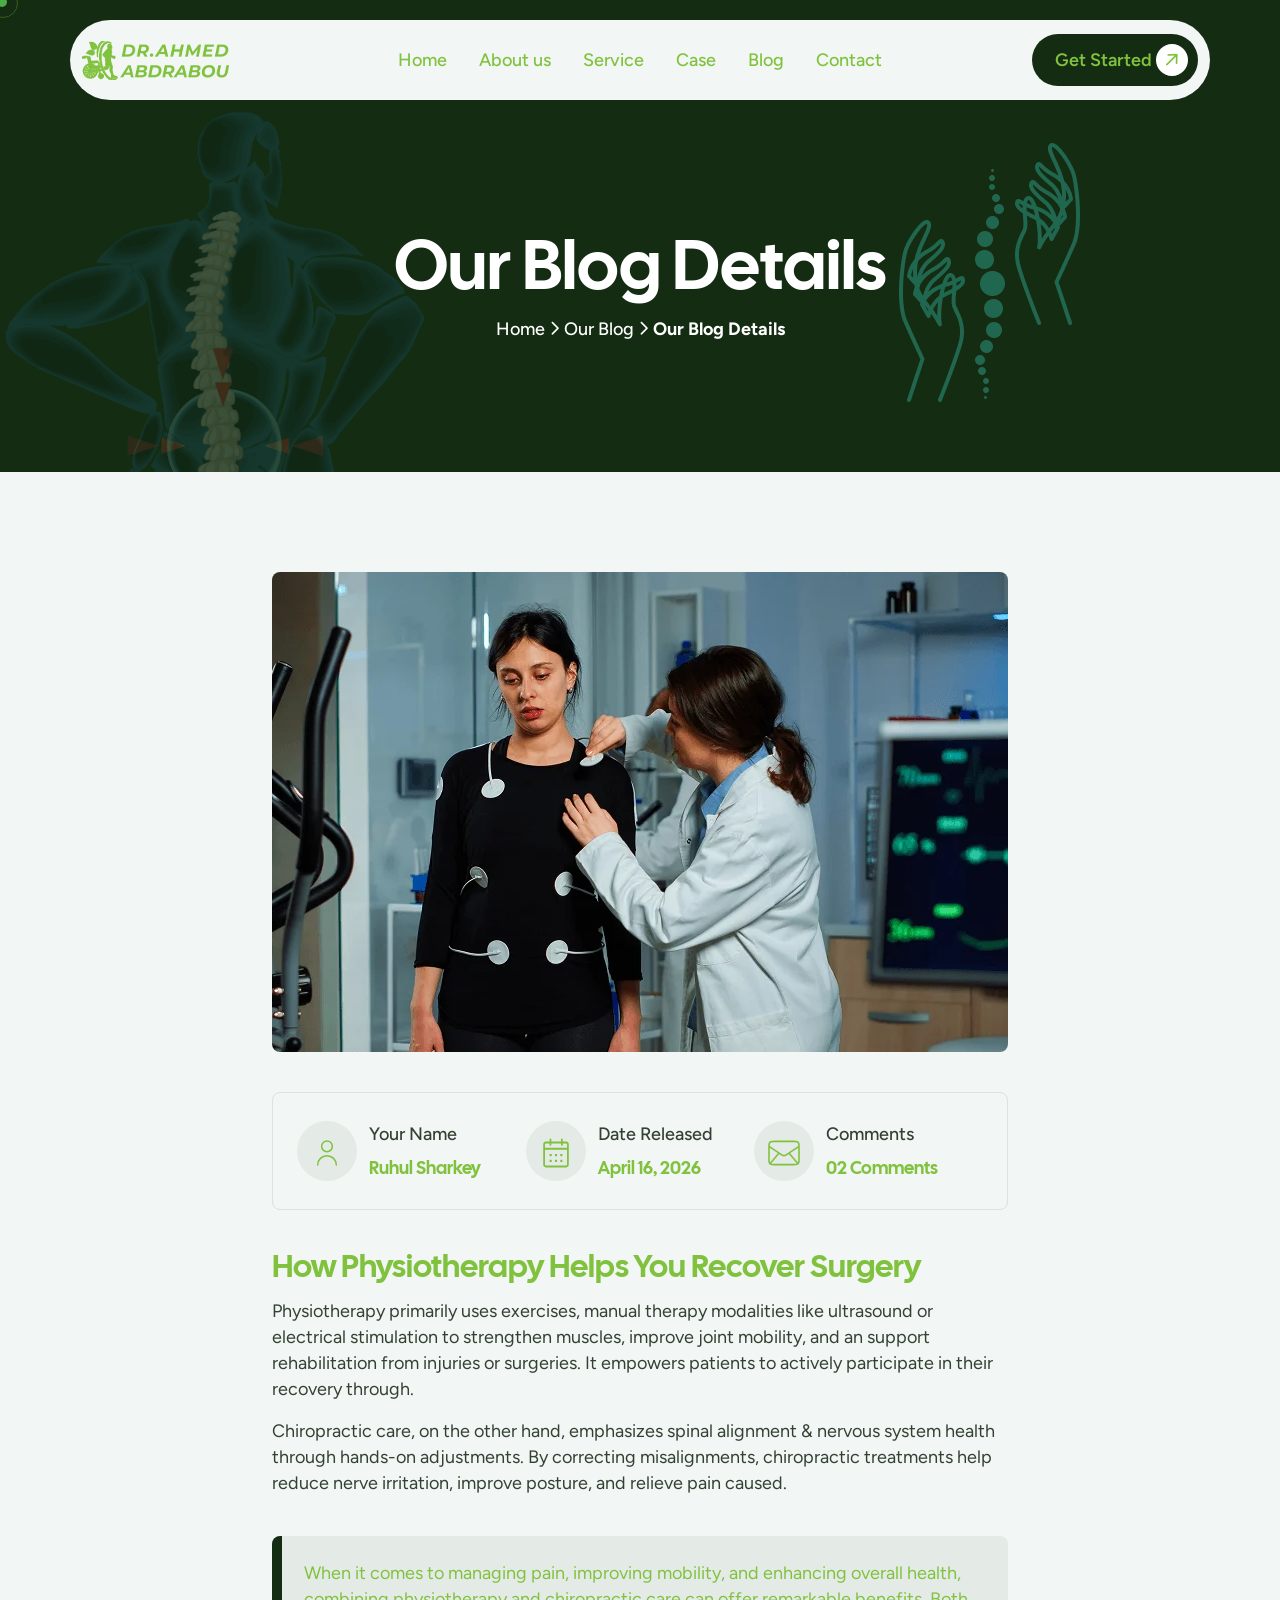
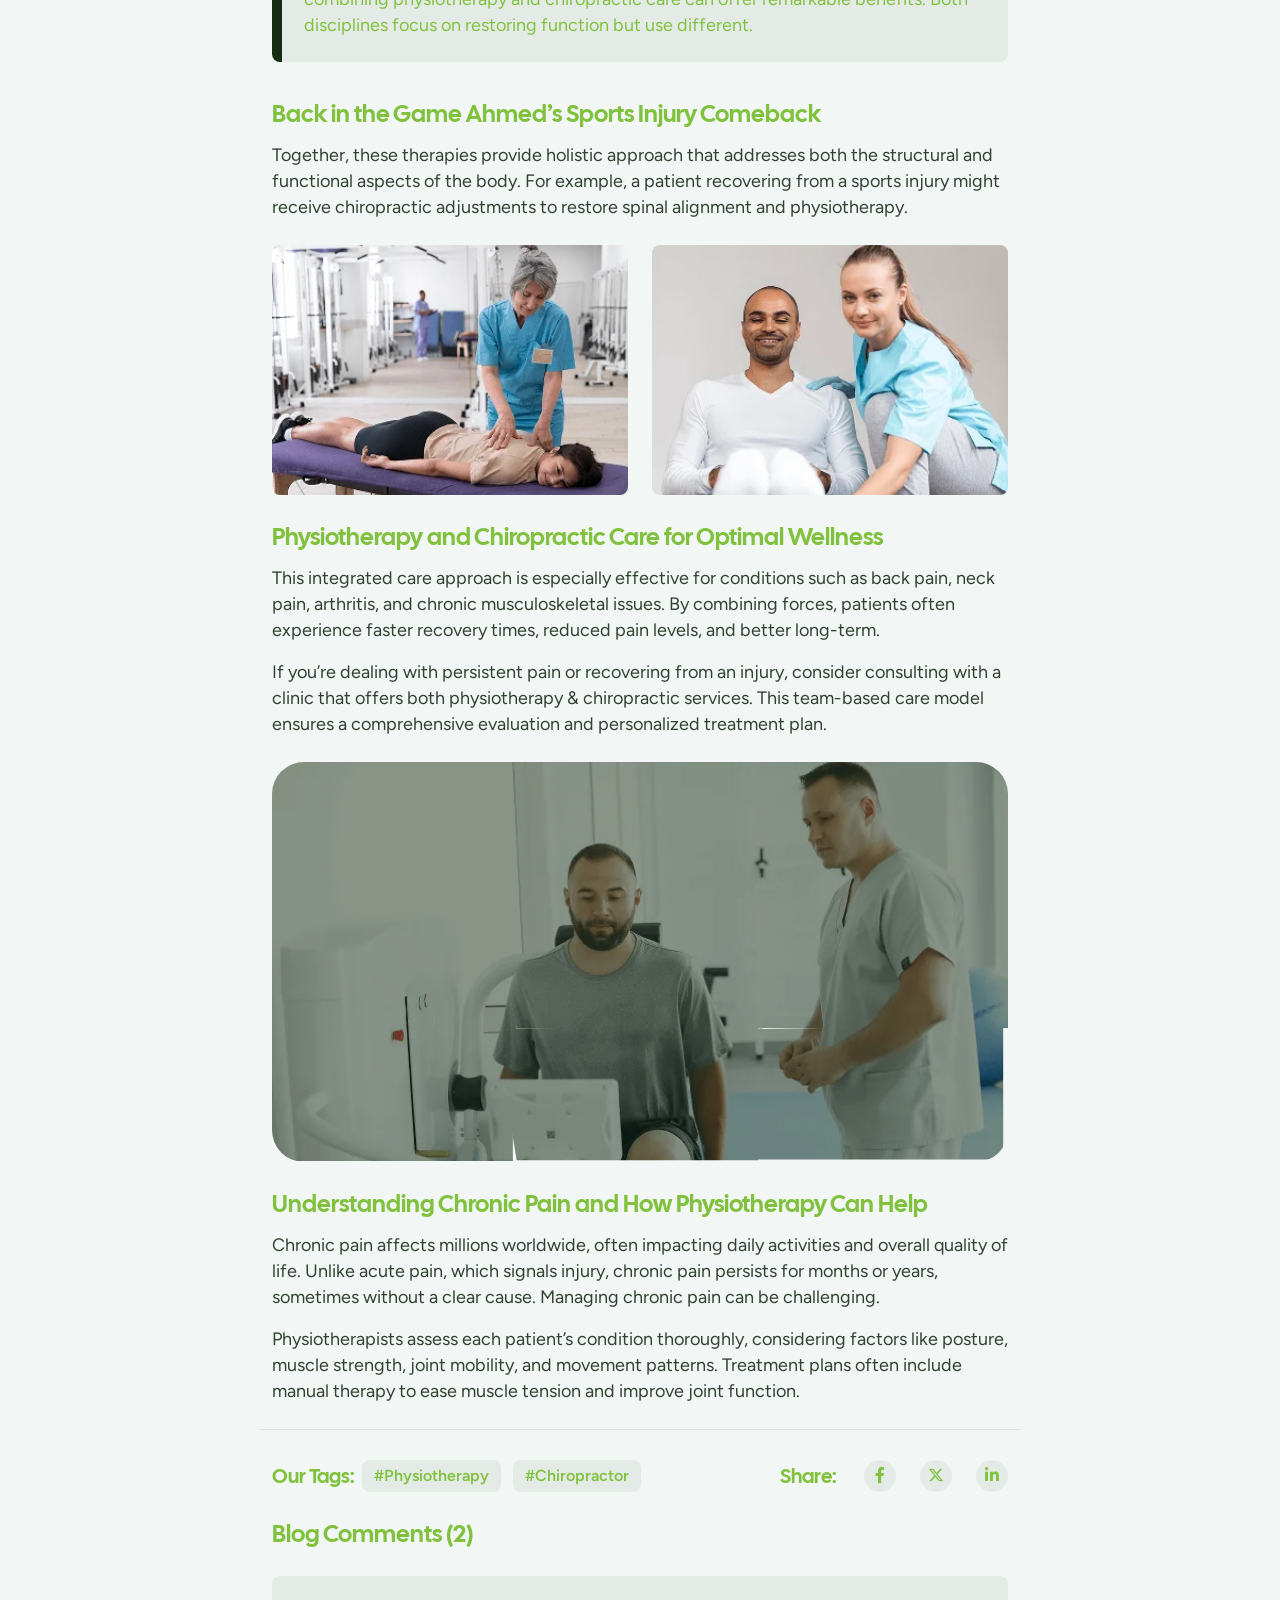
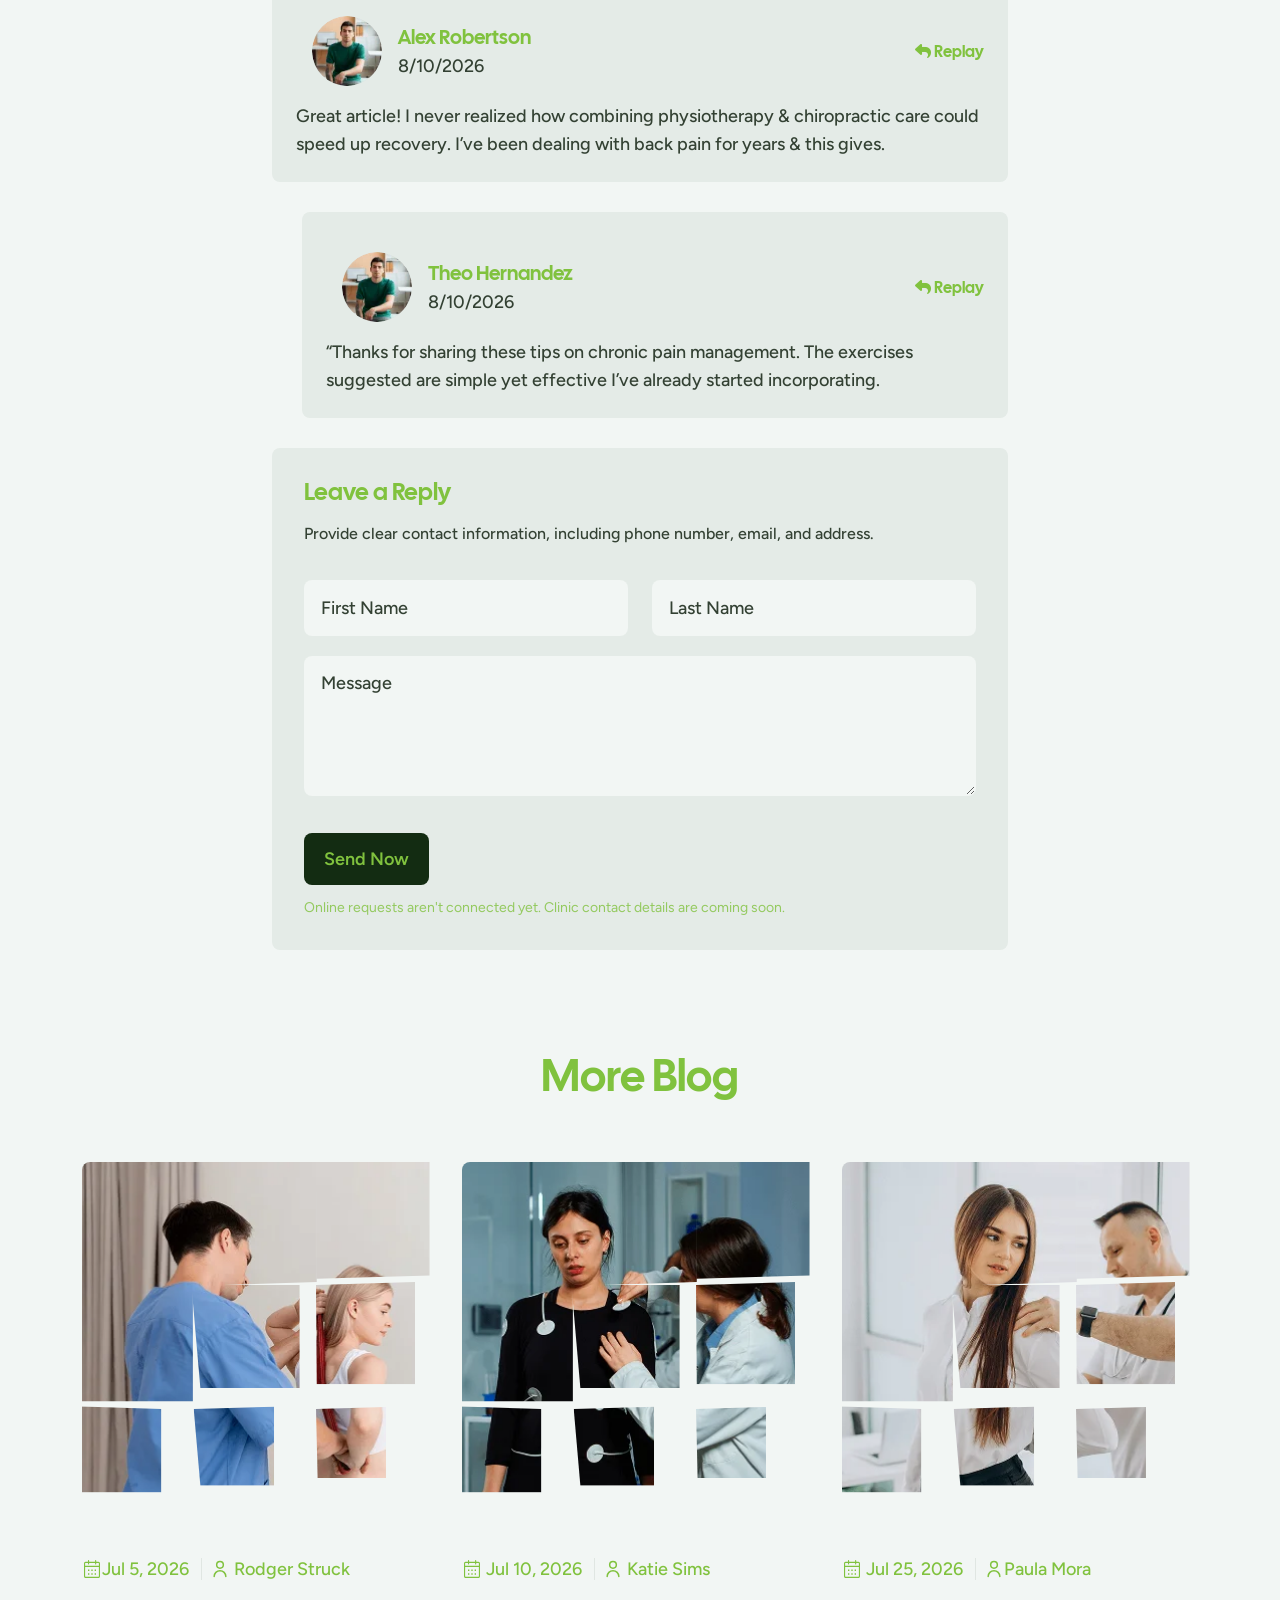
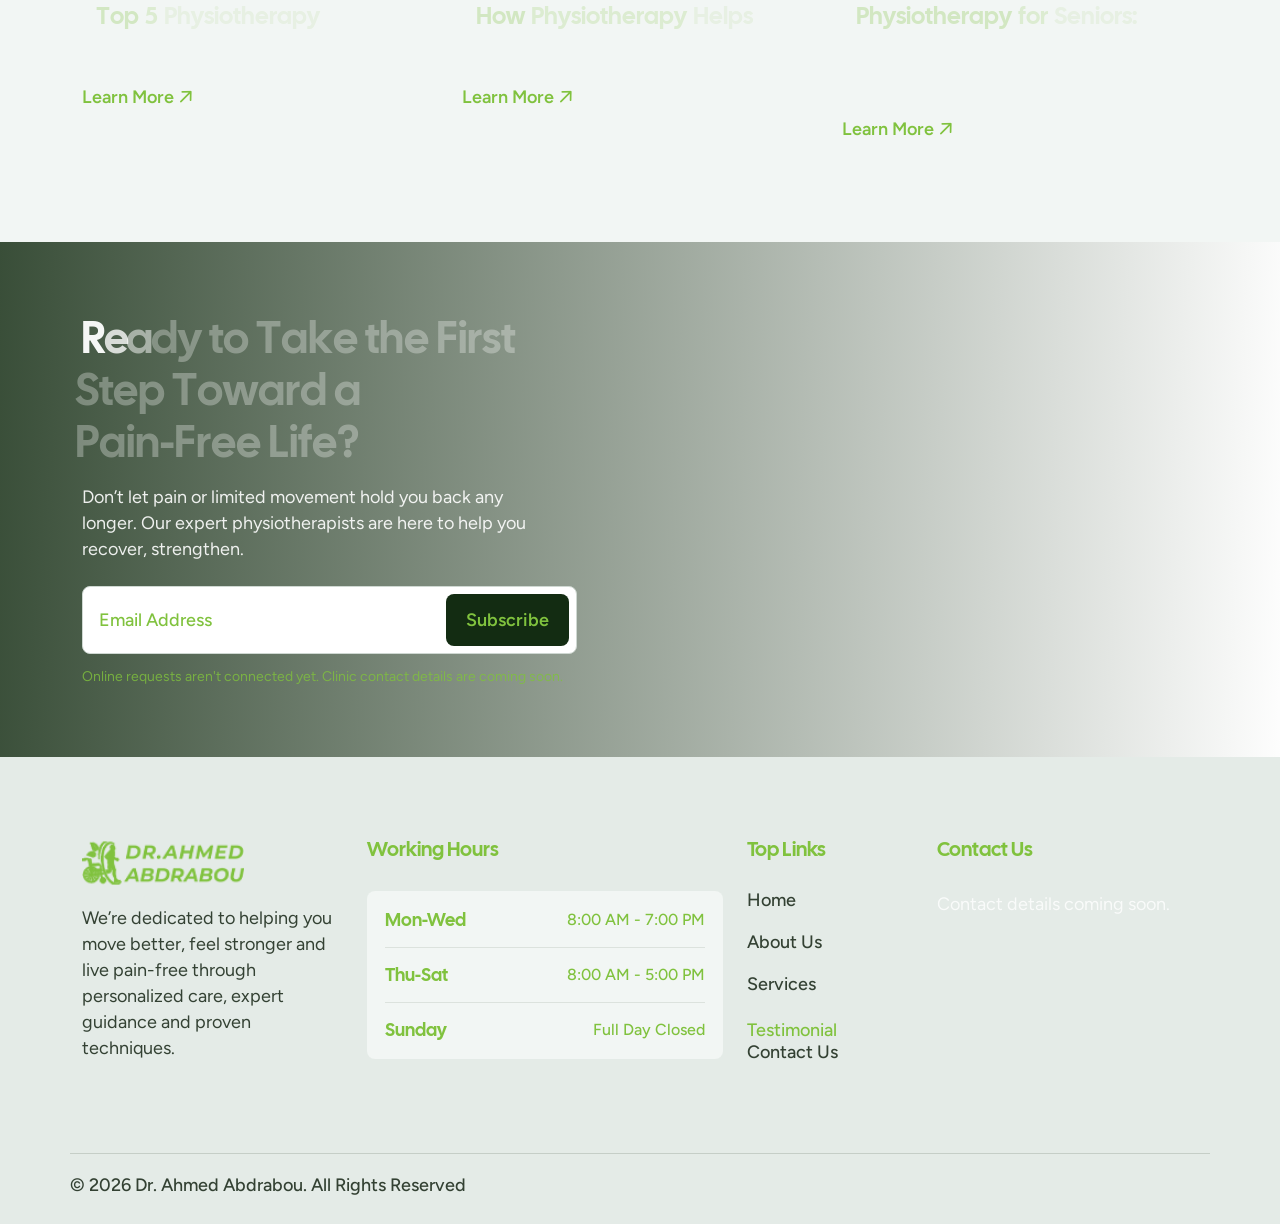
<file: blog-single.html>
<!DOCTYPE html>
<html lang="en">

<head>
    <meta charset="UTF-8">
    <meta name="viewport" content="width=device-width, initial-scale=1.0">
    <title>Blog Post | Dr. Ahmed Abdrabou Physical Therapy</title>
    <meta name="description" content="An article from the Dr. Ahmed Abdrabou physical therapy blog.">
    <link rel="canonical" href="https://physical-therapy-orpin.vercel.app/blog-single.html">
    <meta property="og:type" content="website">
    <meta property="og:site_name" content="Dr. Ahmed Abdrabou Physical Therapy">
    <meta property="og:title" content="Blog Post | Dr. Ahmed Abdrabou Physical Therapy">
    <meta property="og:description" content="An article from the Dr. Ahmed Abdrabou physical therapy blog.">
    <meta property="og:url" content="https://physical-therapy-orpin.vercel.app/blog-single.html">
    <meta property="og:image" content="https://physical-therapy-orpin.vercel.app/assets/img/og-image.jpg">
    <meta name="twitter:card" content="summary_large_image">

    <!-- fav logo -->
    <link rel="icon" href="assets/img/fav-icon.png" type="image/png">

    <!-- css files -->
    <!-- bootstrap css -->
    <link rel="stylesheet" href="assets/css/plugins/bootstrap.min.css">
    <!-- swiper css -->
    <link rel="stylesheet" href="assets/css/plugins/swiper-bundle.min.css">
    <!-- nice-select css -->
    <link rel="stylesheet" href="assets/css/plugins/nice-select.css">
    <!-- fontawesome css -->
    <link rel="stylesheet" href="assets/css/plugins/all.css">
    <!-- magnific-popup css -->
    <link rel="stylesheet" href="assets/css/plugins/magnific-popup.css">
    <!-- aos css -->
    <link rel="stylesheet" href="assets/css/plugins/aos.css">
    <!-- odometer css -->
    <link rel="stylesheet" href="assets/css/plugins/odometer-theme-default.min.css">
    <!-- custom css -->
    <link rel="stylesheet" href="assets/css/style.css">
</head>

<body>

    <!-- preloader -->
    <div class="preloader">
        <div class="loading-container">
            <div class="loading"></div>
            <div id="loading-icon"><img src="assets/img/preloader/vl-preloader-1.1.png" alt=""></div>
        </div>
    </div>

    <!--================= vkl header section start =================-->
   <header>
        <div id="vl-header-sticky" class="vl-header-area vl-header-area-2 vl-transparent-header">
            <div class="container vkl-header-padding vkl-bg-2 br-99">
                <div class="row align-items-center">
                    <div class="col-xl-2 col-md-6 col-6">
                        <div class="vl-logo">
                                <a href="index.html"><img class="w-100" src="assets/img/dr ahmed logo.png"
                                    alt="" style="    width: 147px !important;
    "></a>
                                  
                        </div>
                    </div>
                    <div class="col-xl-8 d-none d-xl-block">
                        <div class="vl-main-menu vl-main-menu-black text-center">
                            <nav class="vl-mobile-menu-active">
                                <ul>
                                    <li><a href="index.html">Home</a></li>
                                    <li><a href="about.html">About us</a></li>
                                    <li><a href="service.html">Service</a></li>
                                    <li><a href="case.html">Case</a></li>
                                    <li><a href="blog.html">Blog</a></li>
                                    <li><a href="contact.html">Contact</a></li>
                                </ul>
                            </nav>
                        </div>
                    </div>
                    <div class="col-xl-2 col-md-6 col-6">
                        <!-- header btn -->
                        <div class="vl-header-btn d-none d-xl-block">
                            <!-- btn -->
                            <a href="contact.html" class="vkl-btn-primary-2">Get Started <span class="arrow-icon"><i
                                        class="fa-regular fa-arrow-right"></i></span></a>
                        </div>
                        <!-- action btn -->
                        <div class="vl-header-action-item vl-header-action-item-2 d-block d-xl-none">
                            <button type="button" class="vl-offcanvas-toggle">
                                <svg xmlns="http://www.w3.org/2000/svg" width="30" height="16" viewBox="0 0 30 16">
                                    <rect x="10" width="20" height="2" fill="currentColor"></rect>
                                    <rect x="5" y="7" width="25" height="2" fill="currentColor"></rect>
                                    <rect x="10" y="14" width="20" height="2" fill="currentColor"></rect>
                                </svg>
                            </button>
                        </div>
                    </div>
                </div>
            </div>
        </div>
    </header>

    <!-- MouseCursor Start -->
    <div class="mouseCursor cursor-outer"></div>
    <div class="mouseCursor cursor-inner"></div>


    <!-- offcanvas menu start -->
    <div class="vl-offcanvas">
        <div class="vl-offcanvas-wrapper">
            <div class="vl-offcanvas-header d-flex justify-content-between align-items-center mb-50">
                <div class="vl-offcanvas-logo">
                    <a href="index.html"><img src="assets/img/dr ahmed logo.png" alt="" style="  width: 162px;
"></a>
                </div>
                <div class="vl-offcanvas-close">
                    <button class="vl-offcanvas-close-toggle"><i class="fa-solid fa-xmark"></i></button>
                </div>
            </div>

            <div class="vl-offcanvas-menu d-lg-block mb-40">
                <nav></nav>
            </div>


            <div class="vl-offcanvas-info mb-30">
                <h3 class="vl-offcanvas-sm-title mb-20">Contact Us</h3>
                <p>Contact details coming soon.</p>
            </div>

            <div class="vkl-offcanvas-btn mb-30">
                <a href="contact.html" class="w-100 text-center vkl-primary-btn">Contact Now</a>
            </div>
        </div>
    </div>
    <div class="vl-offcanvas-overlay"></div>
    <!-- offcanvas menu end -->

    <!--================= vkl header section End =================-->

    <main>
        <!--================= vkl breadcrumb section start =================-->
        <section class="vkl-banner-area vkl-banner-area-2 vkl-cmn-bg fix p-relative"
            style="background-image: url(./assets/img/physiotherapy/banner/vl-hero-bg.webp);">
            <div class="shape-1 shape-1-1 d-none d-md-block p-absolute"><img
                    src="assets/img/physiotherapy/banner/shape-1.webp" alt=""></div>
            <div class="shape-2 shape-2-2 d-none d-md-block p-absolute"><img
                    src="assets/img/physiotherapy/banner/shape-2.webp" alt=""></div>
            <div class="container">
                <div class="row">
                    <div class="col-xl-9 mx-auto text-center">
                        <div class="vkl-hero-content">
                            <!-- vkl section title start -->
                            <div class="vkl-section-title">
                                <h2 class="title title-2 text-effect pb-16">Our Blog Details</h2>
                            </div> <!-- vkl section title end -->
                            <div class="vkl-breacrumb-menu">
                                <ul>
                                    <li><a href="index.html">Home</a></li>
                                    <li><i class="fa-regular fa-angle-right"></i></li>
                                    <li><a href="#">Our Blog</a></li>
                                    <li><i class="fa-regular fa-angle-right"></i></li>
                                    <li><a class="active" href="#"> Our Blog Details</a></li>
                                </ul>
                            </div>
                        </div>
                    </div>
                </div>
            </div>
        </section>
        <!--================= vkl breadcrumb section End =================-->

        <!--================= vkl blog section start =================-->
        <section class="vkl-bg-2 fix pt-100 pb-70">
            <div class="container">
                <div class="row">
                    <div class="col-xl-8 mx-auto mb-30">
                        <div class="vl-sidebar-details">
                            <!-- thumb -->
                            <div class="vl-thumb-larg mb-40">
                                <img class="br-8 w-100" src="assets/img/physiotherapy/blog/vl-blog-large-thumb1.1.webp"
                                    alt="">
                            </div>

                            <div class="vkl-blog-auth-box-grid mb-40">
                                <div class="vkl-blog-iner-auth-box">
                                    <div class="vkl-blog-iner-auth-box-icon">
                                        <span><img src="assets/img/icon/vkl-blo-ic1.1.svg" alt=""></span>
                                    </div>
                                    <div class="vkl-blog-iner-auth-box-content">
                                        <p class="vkl-blog-iner-auth-box-descs">Your Name</p>
                                        <h4 class="vkl-blog-iner-auth-box-title">Ruhul Sharkey</h4>
                                    </div>
                                </div>

                                <div class="vkl-blog-iner-auth-box">
                                    <div class="vkl-blog-iner-auth-box-icon">
                                        <span><img src="assets/img/icon/vkl-blo-ic1.2.svg" alt=""></span>
                                    </div>
                                    <div class="vkl-blog-iner-auth-box-content">
                                        <p class="vkl-blog-iner-auth-box-descs">Date Released</p>
                                        <h4 class="vkl-blog-iner-auth-box-title">April 16, 2026</h4>
                                    </div>
                                </div>

                                <div class="vkl-blog-iner-auth-box">
                                    <div class="vkl-blog-iner-auth-box-icon">
                                        <span><img src="assets/img/icon/vkl-blo-ic1.3.svg" alt=""></span>
                                    </div>
                                    <div class="vkl-blog-iner-auth-box-content">
                                        <p class="vkl-blog-iner-auth-box-descs">Comments</p>
                                        <h4 class="vkl-blog-iner-auth-box-title">02 Comments</h4>
                                    </div>
                                </div>
                            </div>


                            <!-- content 1 -->
                            <div class="vl-sidebar-content-1 mb-40">
                                <h3 class="title">How Physiotherapy Helps You Recover Surgery</h3>
                                <p class="para pt-16">Physiotherapy primarily uses exercises, manual therapy
                                    modalities like ultrasound or electrical stimulation to strengthen muscles,
                                    improve joint mobility, and an support rehabilitation from injuries or
                                    surgeries. It empowers patients to actively participate in their recovery
                                    through.</p>
                                <p class="para pt-16">Chiropractic care, on the other hand, emphasizes spinal
                                    alignment & nervous system health through hands-on adjustments. By
                                    correcting misalignments, chiropractic treatments help reduce nerve
                                    irritation, improve posture, and relieve pain caused.</p>
                            </div>
                            <!-- blog quote -->
                            <div class="vkl-blog-quote mb-40">
                                <p class="vkl-blog-quote-desc">When it comes to managing pain, improving
                                    mobility, and enhancing overall health, combining physiotherapy and
                                    chiropractic care can offer remarkable benefits. Both disciplines focus on
                                    restoring function but use different.</p>
                            </div>

                            <!-- content 2 -->
                            <div class="vl-sidebar-content-2 mb-25">
                                <h3 class="title">Back in the Game Ahmed’s Sports Injury Comeback</h3>
                                <p class="para pt-16">Together, these therapies provide holistic approach that
                                    addresses both the structural and functional aspects of the body. For
                                    example, a patient recovering from a sports injury might receive
                                    chiropractic adjustments to restore spinal alignment and physiotherapy.</p>
                            </div>

                            <!-- thumb arrea -->
                            <div class="row">
                                <div class="col-xl-6 col-md-6 mb-30">
                                    <div class="vkl-blog-sm-thumb">
                                        <img class="w-100" src="assets/img/physiotherapy/blog/vkl-blog-sm-thumb1.1.webp"
                                            alt="">
                                    </div>
                                </div>

                                <div class="col-xl-6 col-md-6 mb-30">
                                    <div class="vkl-blog-sm-thumb">
                                        <img class="w-100" src="assets/img/physiotherapy/blog/vkl-blog-sm-thumb1.2.webp"
                                            alt="">
                                    </div>
                                </div>
                            </div>

                            <!-- content 2 -->
                            <div class="vl-sidebar-content-2 mb-25">
                                <h3 class="title">Physiotherapy and Chiropractic Care for Optimal Wellness</h3>
                                <p class="para pt-16">This integrated care approach is especially effective for
                                    conditions such as back pain, neck pain, arthritis, and chronic
                                    musculoskeletal issues. By combining forces, patients often experience
                                    faster recovery times, reduced pain levels, and better long-term.</p>
                                <p class="para pt-16">If you’re dealing with persistent pain or recovering from
                                    an injury, consider consulting with a clinic that offers both physiotherapy
                                    & chiropractic services. This team-based care model ensures a comprehensive
                                    evaluation and personalized treatment plan.</p>
                            </div>
                            <!-- video & check box -->
                            <div class="row">
                                <!-- single thumb -->
                                <div class="col-xl-12 mb-30">
                                    <div class="vl-about-item-thumb vl-about-item-thumb-20 p-relative">
                                        <a class="vl-clip-anim br-32 image-anime" href="#">
                                            <img class="vl-anim-img w-100" data-animate="true"
                                                src="assets/img/physiotherapy/service/vkl-service-larg1.1.webp" alt="">
                                        </a>
                                    </div>
                                </div>
                            </div>

                            <!-- content 2 -->
                            <div class="vl-sidebar-content-2 mb-25">
                                <h3 class="title">Understanding Chronic Pain and How Physiotherapy Can Help</h3>
                                <p class="para pt-16">Chronic pain affects millions worldwide, often impacting
                                    daily activities and overall quality of life. Unlike acute pain, which
                                    signals injury, chronic pain persists for months or years, sometimes without
                                    a clear cause. Managing chronic pain can be challenging.</p>
                                <p class="para pt-16">Physiotherapists assess each patient’s condition
                                    thoroughly, considering factors like posture, muscle strength, joint
                                    mobility, and movement patterns. Treatment plans often include manual
                                    therapy to ease muscle tension and improve joint function.</p>
                            </div>

                            <!-- tags -->
                            <div class="row">
                                <div class="vkl-border-tag-top"></div>
                                <div class="col-lg-7 mb-30">
                                    <div class="vl-single-tags">
                                        <h4 class="title">Our Tags:</h4>
                                        <ul>
                                            <li><a href="#">#Physiotherapy</a></li>
                                            <li><a href="#">#Chiropractor</a></li>
                                        </ul>
                                    </div>
                                </div>
                                <div class="col-lg-5 mb-30">
                                    <div class="vl-blog-share">
                                        <h4 class="title">Share:</h4>
                                        <ul>
                                            <li><a href="#"><span><i class="fa-brands fa-facebook-f"></i></span></a>
                                            </li>
                                            <li><a href="#"><span><i class="fa-brands fa-x-twitter"></i></span></a></li>
                                            <li><a href="#"><span><i class="fa-brands fa-linkedin-in"></i></span></a>
                                            </li>
                                        </ul>
                                    </div>
                                </div>
                            </div>

                            <!-- blog comments -->
                            <div class="vl-blog-comemts">
                                <h4 class="title mb-30">Blog Comments (2)</h4>
                                <!-- single comment -->
                                <div class="vl-single-coments-box mb-30">
                                    <div class="vl-cmnts-flex">
                                        <div class="vl-auth-flex">
                                            <div class="auth">
                                                <span><img
                                                        src="assets/img/physiotherapy/testimonial/vkl-sm-testimonial1.1.png"
                                                        alt=""></span>
                                            </div>
                                            <div class="content">
                                                <h4 class="title">Alex Robertson</h4>
                                                <span>8/10/2026</span>
                                            </div>
                                        </div>
                                        <div class="vl-replay">
                                            <h4 class="title"><a href="#"><span><i class="fa-solid fa-reply" aria-hidden="true"></i></span> Replay</a></h4>
                                        </div>
                                    </div>
                                    <p class="para">Great article! I never realized how combining physiotherapy &
                                        chiropractic care could speed up recovery. I’ve been dealing with back pain for
                                        years & this gives.</p>
                                </div>
                                <!-- single comment -->
                                <div class="vl-single-coments-box ml-30 mb-30">
                                    <div class="vl-cmnts-flex">
                                        <div class="vl-auth-flex">
                                            <div class="auth">
                                                <span><img
                                                        src="assets/img/physiotherapy/testimonial/vkl-sm-testimonial1.1.png"
                                                        alt=""></span>
                                            </div>
                                            <div class="content">
                                                <h4 class="title">Theo Hernandez</h4>
                                                <span>8/10/2026</span>
                                            </div>
                                        </div>
                                        <div class="vl-replay">
                                            <h4 class="title"><a href="#"><span><i class="fa-solid fa-reply" aria-hidden="true"></i></span> Replay</a></h4>
                                        </div>
                                    </div>
                                    <p class="para">“Thanks for sharing these tips on chronic pain management. The
                                        exercises suggested are simple yet effective I’ve already started incorporating.
                                    </p>
                                </div>
                            </div>

                            <!-- comments form -->
                            <div class="vl-coments-form">
                                <h4 class="title">Leave a Reply</h4>
                                <p class="para pb-32">Provide clear contact information, including phone number, email,
                                    and address.</p>
                                <form action="#">
                                    <div class="vl-cmnts-form">
                                        <div class="row">
                                            <div class="col-lg-6">
                                                <input class="mb-20" type="text" placeholder="First Name">
                                            </div>

                                            <div class="col-lg-6">
                                                <input class="mb-20" type="text" placeholder="Last Name">
                                            </div>
                                            <div class="col-lg-12">
                                                <textarea name="message" id="mesage" placeholder="Message"></textarea>
                                            </div>
                                            <div class="vl-cmt-btn mt-30">
                                                <button class="vkl-primary-btn">Send Now</button>
                                            </div>
                                        </div>
                                    </div>
                                </form>
                            </div>

                        </div>
                    </div>
                </div>
            </div>
        </section>

        <section class="vkl-bg-2 pb-70">
            <div class="container">
                <div class="row">
                    <div class="col-xl-6 mx-auto text-center">
                        <h3 class="more-title mb-60">More Blog</h3>
                    </div>
                </div>

                <div class="row">
                    <div class="col-xl-4 col-md-6">
                        <!-- single blog thumb -->
                        <div class="vkl-blog-item mb-30">
                            <!-- blog thumb -->
                            <div class="vkl-blog-item-thumb mb-24">
                                <a class="vl-clip-anim br-8" href="blog-single.html">
                                    <img class="vl-anim-img w-100" data-animate="true"
                                        src="assets/img/physiotherapy/blog/vl-blog-1.1.webp" alt="">
                                </a>
                            </div>
                            <!-- blog content -->
                            <div class="vkl-blog-item-content">
                                <div class="vkl-blog-item-tags mb-18">
                                    <a href="#"><img src="assets/img/icon/vkl-calender-ic-1.1.svg" alt="">Jul 5,
                                        2026 </a>
                                    <a href="#"><img src="assets/img/icon/vkl-user-1.1.svg" alt=""> Rodger
                                        Struck</a>
                                </div>
                                <!-- title -->
                                <h4 class="vkl-blog-item-title text-anime-style-1 mb-20"><a href="blog-single.html">Top
                                        5 Physiotherapy Exercises To Relieve Lower
                                        Back Pain</a></h4>
                                <!-- learn more -->
                                <a href="blog-single.html" class="vkl-lern-more">Learn More <span><i
                                            class="fa-regular fa-arrow-right"></i></span> </a>
                            </div>
                        </div>
                    </div>
                    <div class="col-xl-4 col-md-6">
                        <!-- single blog thumb -->
                        <div class="vkl-blog-item mb-30">
                            <!-- blog thumb -->
                            <div class="vkl-blog-item-thumb mb-24">
                                <a class="vl-clip-anim br-8" href="blog-single.html">
                                    <img class="vl-anim-img w-100" data-animate="true"
                                        src="assets/img/physiotherapy/blog/vl-blog-1.2.webp" alt="">
                                </a>
                            </div>
                            <!-- blog content -->
                            <div class="vkl-blog-item-content">
                                <div class="vkl-blog-item-tags mb-18">
                                    <a href="#"><img src="assets/img/icon/vkl-calender-ic-1.1.svg" alt=""> Jul
                                        10, 2026 </a>
                                    <a href="#"><img src="assets/img/icon/vkl-user-1.1.svg" alt=""> Katie
                                        Sims</a>
                                </div>
                                <!-- title -->
                                <h4 class="vkl-blog-item-title text-anime-style-1 mb-20"><a href="blog-single.html">How
                                        Physiotherapy Helps You Recover After
                                        Surgery</a></h4>
                                <!-- learn more -->
                                <a href="blog-single.html" class="vkl-lern-more">Learn More <span><i
                                            class="fa-regular fa-arrow-right"></i></span> </a>
                            </div>
                        </div>
                    </div>
                    <div class="col-xl-4 col-md-6">
                        <!-- single blog thumb -->
                        <div class="vkl-blog-item mb-30">
                            <!-- blog thumb -->
                            <div class="vkl-blog-item-thumb mb-24">
                                <a class="vl-clip-anim br-8" href="blog-single.html">
                                    <img class="vl-anim-img w-100" data-animate="true"
                                        src="assets/img/physiotherapy/blog/vl-blog-1.3.webp" alt="">
                                </a>
                            </div>
                            <!-- blog content -->
                            <div class="vkl-blog-item-content">
                                <div class="vkl-blog-item-tags mb-18">
                                    <a href="#"><img src="assets/img/icon/vkl-calender-ic-1.1.svg" alt=""> Jul
                                        25, 2026 </a>
                                    <a href="#"><img src="assets/img/icon/vkl-user-1.1.svg" alt="">Paula
                                        Mora</a>
                                </div>
                                <!-- title -->
                                <h4 class="vkl-blog-item-title text-anime-style-1 mb-20"><a
                                        href="blog-single.html">Physiotherapy for Seniors: Staying Mobile, Safe
                                        & Independent</a></h4>
                                <!-- learn more -->
                                <a href="blog-single.html" class="vkl-lern-more">Learn More <span><i
                                            class="fa-regular fa-arrow-right"></i></span> </a>
                            </div>
                        </div>
                    </div>
                </div>
            </div>
        </section>
        <!--================= vkl blog section End =================-->



        <!--================= Cta section start =================-->
        <section class="vkl-cta-area vkl-cmn-bg parallaxie"
            style="background-image: url(./assets/img/physiotherapy/banner/vl-hero-bg.webp);">
            <div class="container">
                <div class="row">
                    <div class="col-xl-6 col-lg-8 col-md-9">
                        <!-- cta content -->
                        <div class="vkl-cta-content">
                            <!-- vkl section title start -->
                            <div class="vkl-section-title vkl-section-title-white">
                                <h2 class="title text-effect">Ready to Take the First Step Toward a Pain-Free Life?</h2>
                                <p class="desc pt-16 pb-24">Don’t let pain or limited movement hold you back any longer.
                                    Our expert physiotherapists are here to help you recover, strengthen.</p>
                            </div> <!-- vkl section title end -->
                            <div class="vkl-cta-from-area">
                                <form action="#">
                                    <input type="email" placeholder="Email Address">
                                    <div class="vkl-cta-form-btn">
                                        <button type="submit" class="vkl-primary-btn">Subscribe</button>
                                    </div>

                                </form>
                            </div>
                        </div>
                    </div>
                </div>
            </div>
        </section>
        <!--================= Cta section End =================-->
        <!-- progress -->
        <div class="paginacontainer">
            <div class="progress-wrap">
                <svg class="progress-circle svg-content" width="100%" height="100%" viewBox="-1 -1 102 102">
                    <path d="M50,1 a49,49 0 0,1 0,98 a49,49 0 0,1 0,-98" />
                </svg>
            </div>
        </div>

    </main>


    <!--================= Footer section start =================-->
    <footer class="vl-footer vkl-bg-1 fix pt-80">
        <div class="container">
            <div class="row">
                <div class="col-xl-3 col-md-6">
                    <!-- footer widget 1 -->
                    <div class="vl-footer-widget-1 mb-60">
                        <div class="vl-footer-logo">
                            <a href="index.html"><img src="assets/img/dr ahmed logo.png" alt="" style="  width: 162px;
"></a>
                        </div>
                        <div class="vl-footer-content">
                            <p class="para pt-16 pb-32">We’re dedicated to helping you move better, feel stronger and live pain-free through personalized care, expert guidance and proven techniques.</p>
                        </div>
                    </div>
                </div>
                <div class="col-xl-4 col-md-6">
                    <div class="vl-footer-widget-3 mb-60">
                        <h3 class="vl-footer-widget-title mb-30">Working Hours</h3>
                        <div class="vkl-work-hour-wrap vkl-bg-2 br-8">
                            <!-- single working hour -->
                            <div class="vkl-content-flex">
                                <h5 class="day-title">Mon-Wed</h5>
                                <p class="para">8:00 AM - 7:00 PM</p>
                            </div>
                            <!-- single working hour -->
                            <div class="vkl-content-flex">
                                <h5 class="day-title">Thu-Sat</h5>
                                <p class="para">8:00 AM - 5:00 PM</p>
                            </div>
                            <!-- single working hour -->
                            <div class="vkl-content-flex">
                                <h5 class="day-title">Sunday</h5>
                                <p class="para">Full Day Closed</p>
                            </div>
                        </div>
                    </div>
                </div>
                <div class="col-xl-2 col-md-6">
                    <div class="vl-footer-widget-2 mb-60">
                        <h3 class="vl-footer-widget-title mb-30">Top Links</h3>
                        <div class="vl-footer-menu">
                            <ul>
                                <li><a href="index.html">Home</a></li>
                                <li><a href="about.html">About Us</a></li>
                                <li><a href="service.html">Services</a></li>
                                <li>Testimonial</li>
                                <li><a href="contact.html">Contact Us</a></li>
                            </ul>
                        </div>
                    </div>
                </div>

                <div class="col-xl-3 col-md-6">
                    <!-- footer widget 4 -->
                    <div class="vl-footer-widget-4 mb-30">
                        <h3 class="vl-footer-widget-title mb-30">Contact Us</h3>
                        <p class="para">Contact details coming soon.</p>
                    </div>
                </div>
            </div>
        </div>
        <div class="container">
            <div class="row">
                <div class="vl-copy-righ1t">
                    <div class="row">
                        <div class="col-md-6 mb-30">
                            <div class="vl-footer-copy-right-widget">
                                <p class="para">© 2026 Dr. Ahmed Abdrabou. All Rights Reserved</p>
                            </div>
                        </div>
                        <div class="col-md-6 mb-30">
                            <div class="vl-copy-right-menu">
                            </div>
                        </div>
                    </div>
                </div>
            </div>
        </div>
    </footer>
    <!--================= Footer section End =================-->

    <!-- js file -->
    <script src="assets/js/plugins/jquery-3.7.1.min.js"></script>
    <!-- bootstrap js -->
    <script src="assets/js/plugins/bootstrap.min.js" defer></script>
    <!-- swiper js -->
    <script src="assets/js/plugins/swiper-bundle.min.js" defer></script>
    <!-- nice-select js -->
    <script src="assets/js/plugins/nice-select.js" defer></script>
    <!-- fontawesome js -->
    <script src="assets/js/plugins/fontawesome.min.js" defer></script>
    <!-- magnific-popup js -->
    <script src="assets/js/plugins/magnific-popup.js" defer></script>
    <!-- waypoints js -->
    <script src="assets/js/plugins/waypoints.js" defer></script>
    <!-- aos js -->
    <script src="assets/js/plugins/aos.js" defer></script>
    <!-- odometer js -->
    <script src="assets/js/plugins/odometer.min.js" defer></script>
    <!-- parallaxie js -->
    <script src="assets/js/plugins/parallaxie.js"></script>
    <!-- ScrollSmoother js -->
    <script src="assets/js/plugins/SmoothScroll.js"></script>
    <script src="assets/js/plugins/plugin.js" defer></script>
    <!-- custom js -->
    <script src="assets/js/main.js" defer></script>
    <script src="assets/js/forms.js" defer></script>
    <script src="assets/js/slider.js" defer></script>
</body>

</html>
</file>
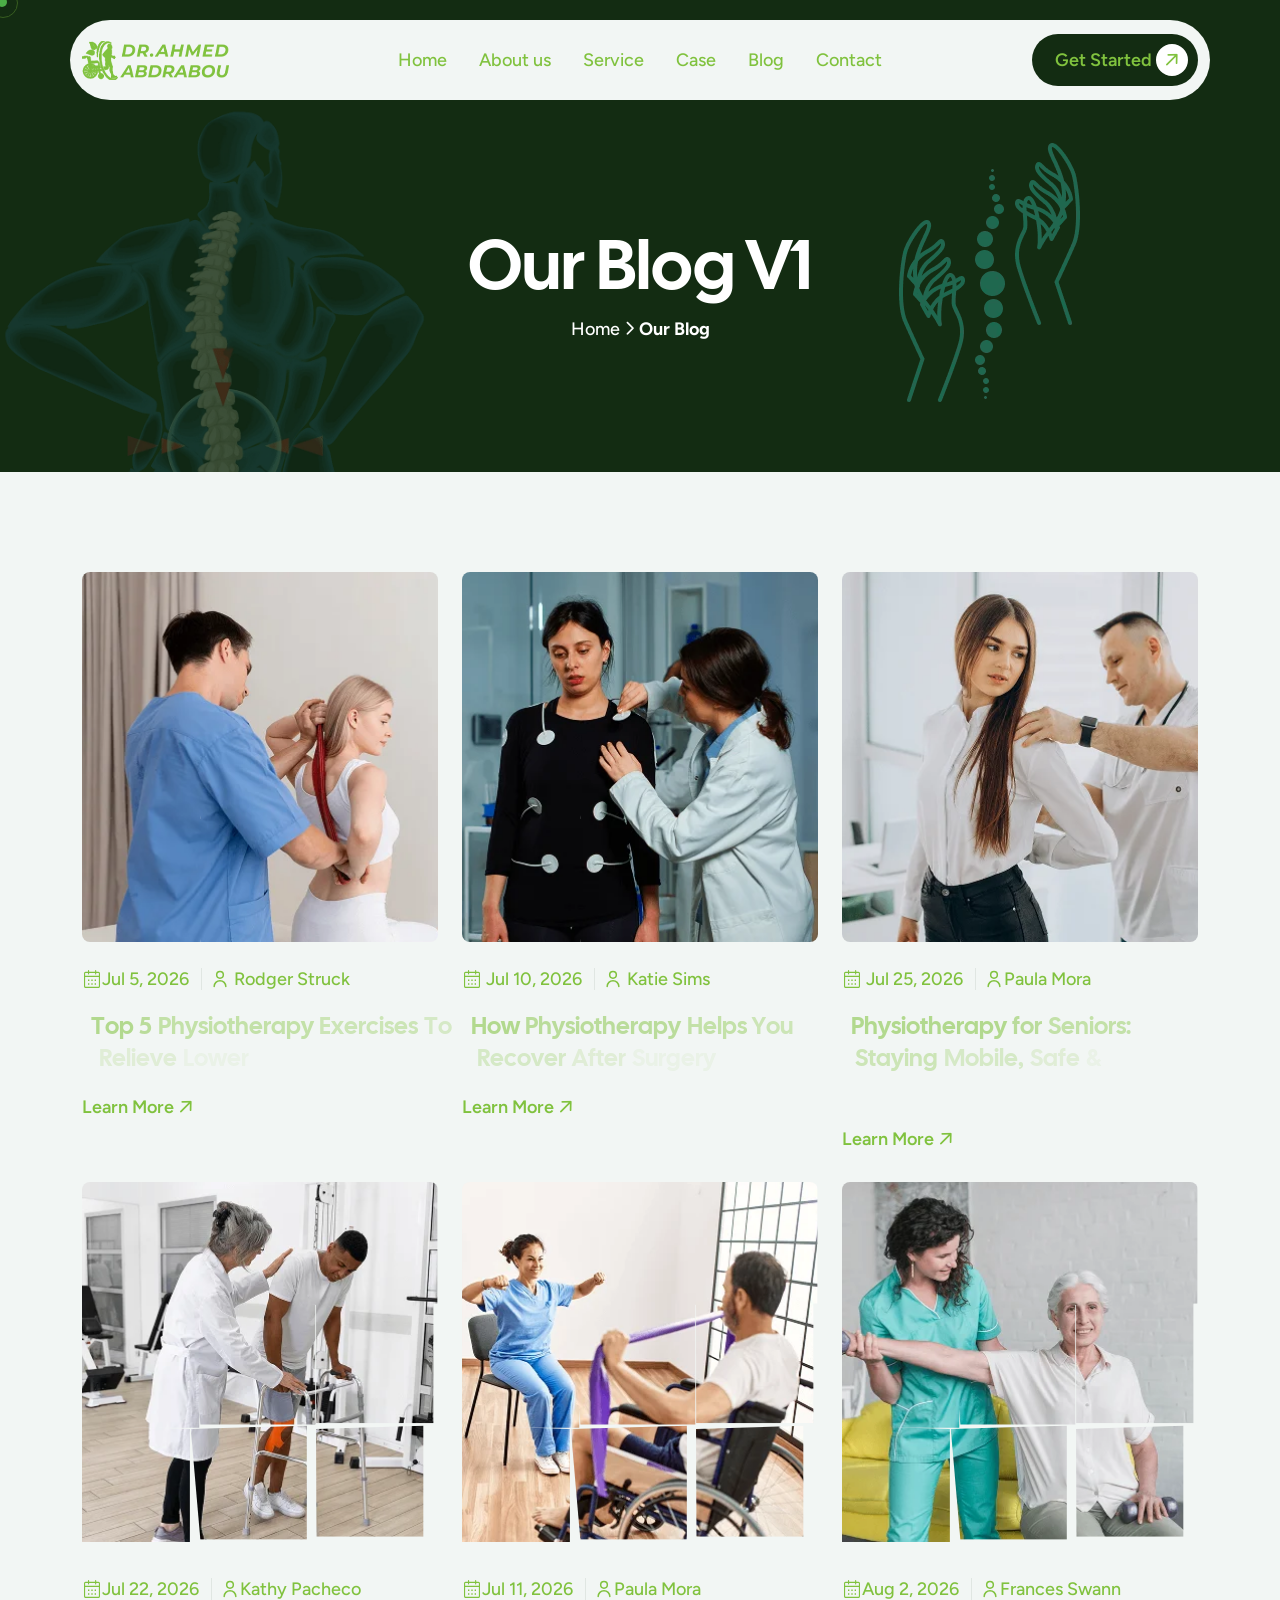
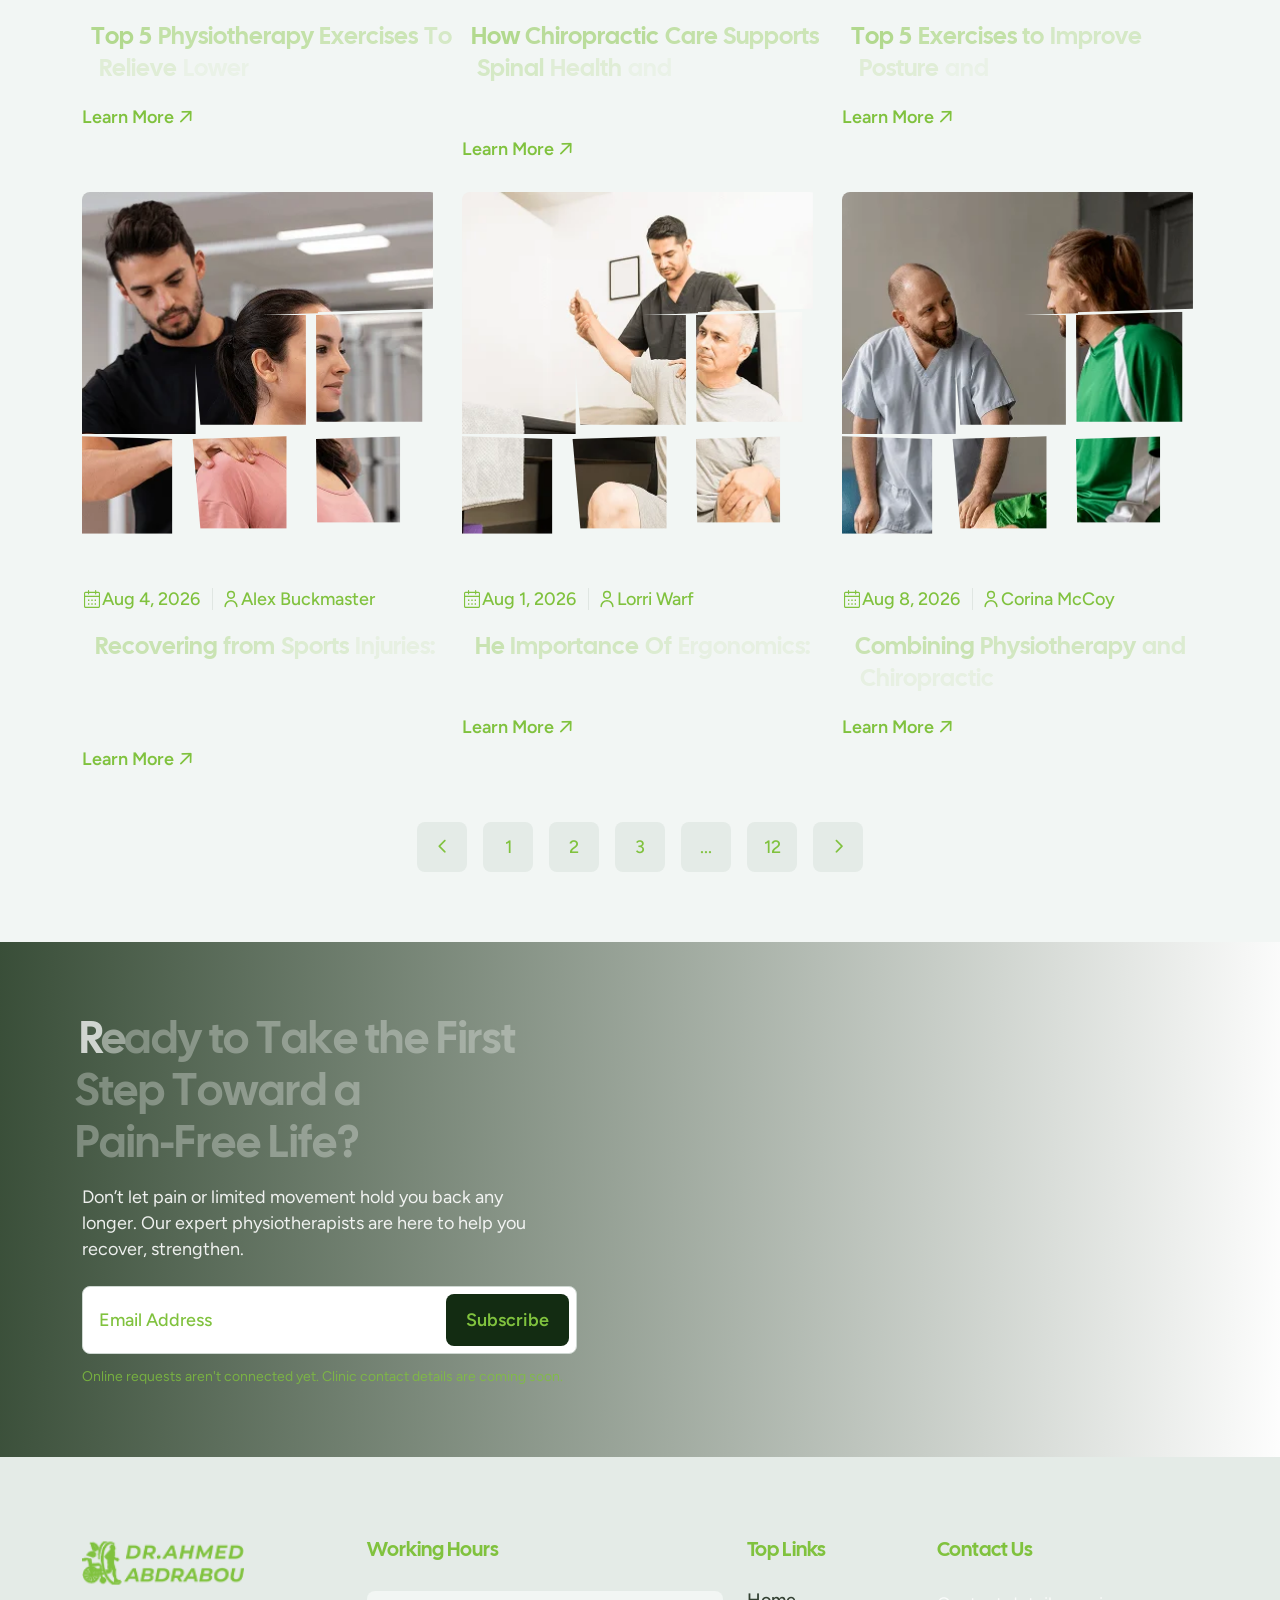
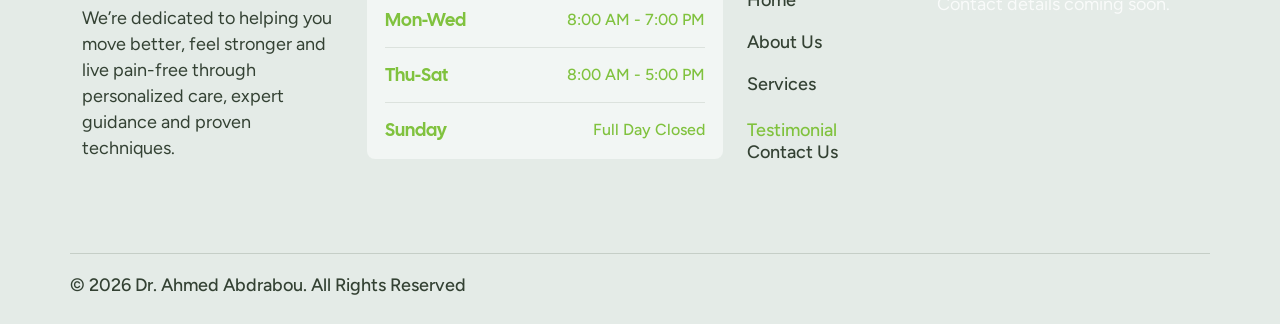
<file: blog.html>
<!DOCTYPE html>
<html lang="en">

<head>
    <meta charset="UTF-8">
    <meta name="viewport" content="width=device-width, initial-scale=1.0">
    <title>Blog | Dr. Ahmed Abdrabou Physical Therapy</title>
    <meta name="description" content="Articles about physical therapy, pain relief, exercise and injury recovery.">
    <link rel="canonical" href="https://physical-therapy-orpin.vercel.app/blog.html">
    <meta property="og:type" content="website">
    <meta property="og:site_name" content="Dr. Ahmed Abdrabou Physical Therapy">
    <meta property="og:title" content="Blog | Dr. Ahmed Abdrabou Physical Therapy">
    <meta property="og:description" content="Articles about physical therapy, pain relief, exercise and injury recovery.">
    <meta property="og:url" content="https://physical-therapy-orpin.vercel.app/blog.html">
    <meta property="og:image" content="https://physical-therapy-orpin.vercel.app/assets/img/og-image.jpg">
    <meta name="twitter:card" content="summary_large_image">

    <!-- fav logo -->
    <link rel="icon" href="assets/img/fav-icon.png" type="image/png">

    <!-- css files -->
    <!-- bootstrap css -->
    <link rel="stylesheet" href="assets/css/plugins/bootstrap.min.css">
    <!-- swiper css -->
    <link rel="stylesheet" href="assets/css/plugins/swiper-bundle.min.css">
    <!-- nice-select css -->
    <link rel="stylesheet" href="assets/css/plugins/nice-select.css">
    <!-- fontawesome css -->
    <link rel="stylesheet" href="assets/css/plugins/all.css">
    <!-- magnific-popup css -->
    <link rel="stylesheet" href="assets/css/plugins/magnific-popup.css">
    <!-- aos css -->
    <link rel="stylesheet" href="assets/css/plugins/aos.css">
    <!-- odometer css -->
    <link rel="stylesheet" href="assets/css/plugins/odometer-theme-default.min.css">
    <!-- custom css -->
    <link rel="stylesheet" href="assets/css/style.css">
</head>

<body>

    <!-- preloader -->
    <div class="preloader">
        <div class="loading-container">
            <div class="loading"></div>
            <div id="loading-icon"><img src="assets/img/preloader/vl-preloader-1.1.png" alt=""></div>
        </div>
    </div>

  <!--================= vkl header section start =================-->
  <header>
        <div id="vl-header-sticky" class="vl-header-area vl-header-area-2 vl-transparent-header">
            <div class="container vkl-header-padding vkl-bg-2 br-99">
                <div class="row align-items-center">
                    <div class="col-xl-2 col-md-6 col-6">
                        <div class="vl-logo">
                             <a href="index.html"><img class="w-100" src="assets/img/dr ahmed logo.png"
                                    alt="" style="    width: 147px !important;
    "></a>
                                  
                        </div>
                    </div>
                    <div class="col-xl-8 d-none d-xl-block">
                        <div class="vl-main-menu vl-main-menu-black text-center">
                            <nav class="vl-mobile-menu-active">
                                <ul>
                                    <li><a href="index.html">Home</a></li>
                                    <li><a href="about.html">About us</a></li>
                                    <li><a href="service.html">Service</a></li>
                                    <li><a href="case.html">Case</a></li>
                                    <li><a href="blog.html">Blog</a></li>
                                    <li><a href="contact.html">Contact</a></li>
                                </ul>
                            </nav>
                        </div>
                    </div>
                    <div class="col-xl-2 col-md-6 col-6">
                        <!-- header btn -->
                        <div class="vl-header-btn d-none d-xl-block">
                            <!-- btn -->
                            <a href="contact.html" class="vkl-btn-primary-2">Get Started <span class="arrow-icon"><i
                                        class="fa-regular fa-arrow-right"></i></span></a>
                        </div>
                        <!-- action btn -->
                        <div class="vl-header-action-item vl-header-action-item-2 d-block d-xl-none">
                            <button type="button" class="vl-offcanvas-toggle">
                                <svg xmlns="http://www.w3.org/2000/svg" width="30" height="16" viewBox="0 0 30 16">
                                    <rect x="10" width="20" height="2" fill="currentColor"></rect>
                                    <rect x="5" y="7" width="25" height="2" fill="currentColor"></rect>
                                    <rect x="10" y="14" width="20" height="2" fill="currentColor"></rect>
                                </svg>
                            </button>
                        </div>
                    </div>
                </div>
            </div>
        </div>
    </header>

    <!-- MouseCursor Start -->
    <div class="mouseCursor cursor-outer"></div>
    <div class="mouseCursor cursor-inner"></div>


    <!-- offcanvas menu start -->
    <div class="vl-offcanvas">
        <div class="vl-offcanvas-wrapper">
            <div class="vl-offcanvas-header d-flex justify-content-between align-items-center mb-50">
                <div class="vl-offcanvas-logo">
                    <a href="index.html"><img src="assets/img/dr ahmed logo.png" alt="" style="  width: 162px;
"></a>
                </div>
                <div class="vl-offcanvas-close">
                    <button class="vl-offcanvas-close-toggle"><i class="fa-solid fa-xmark"></i></button>
                </div>
            </div>

            <div class="vl-offcanvas-menu d-lg-block mb-40">
                <nav></nav>
            </div>


            <div class="vl-offcanvas-info mb-30">
                <h3 class="vl-offcanvas-sm-title mb-20">Contact Us</h3>
                <p>Contact details coming soon.</p>
            </div>

            <div class="vkl-offcanvas-btn mb-30">
                <a href="contact.html" class="w-100 text-center vkl-primary-btn">Contact Now</a>
            </div>
        </div>
    </div>
    <div class="vl-offcanvas-overlay"></div>
    <!-- offcanvas menu end -->

    <!--================= vkl header section End =================-->
    
            <main>
                <!--================= vkl breadcrumb section start =================-->
                <section class="vkl-banner-area vkl-banner-area-2 vkl-cmn-bg fix p-relative"
                    style="background-image: url(./assets/img/physiotherapy/banner/vl-hero-bg.webp);">
                    <div class="shape-1 shape-1-1 d-none d-md-block p-absolute"><img
                            src="assets/img/physiotherapy/banner/shape-1.webp" alt=""></div>
                    <div class="shape-2 shape-2-2 d-none d-md-block p-absolute"><img
                            src="assets/img/physiotherapy/banner/shape-2.webp" alt=""></div>
                    <div class="container">
                        <div class="row">
                            <div class="col-xl-9 mx-auto text-center">
                                <div class="vkl-hero-content">
                                    <!-- vkl section title start -->
                                    <div class="vkl-section-title">
                                        <h2 class="title title-2 text-effect pb-16">Our Blog V1</h2>
                                    </div> <!-- vkl section title end -->
                                    <div class="vkl-breacrumb-menu">
                                        <ul>
                                            <li><a href="index.html">Home</a></li>
                                            <li><i class="fa-regular fa-angle-right"></i></li>
                                            <li><a class="active" href="#">Our Blog</a></li>
                                        </ul>
                                    </div>
                                </div>
                            </div>
                        </div>
                    </div>
                </section>
                <!--================= vkl breadcrumb section End =================-->

                <!--================= vkl blog section start =================-->
                <section class="vkl-bg-2 fix pt-100 pb-70">
                    <div class="container">
                        <div class="row">
                            <div class="col-xl-4 col-md-6">
                                <!-- single blog thumb -->
                                <div class="vkl-blog-item mb-30">
                                    <!-- blog thumb -->
                                    <div class="vkl-blog-item-thumb mb-24">
                                        <a class="vl-clip-anim br-8" href="blog-single.html">
                                            <img class="vl-anim-img w-100" data-animate="true"
                                                src="assets/img/physiotherapy/blog/vl-blog-1.1.png" alt="">
                                        </a>
                                    </div>
                                    <!-- blog content -->
                                    <div class="vkl-blog-item-content">
                                        <div class="vkl-blog-item-tags mb-18">
                                            <a href="#"><img src="assets/img/icon/vkl-calender-ic-1.1.svg" alt="">Jul 5,
                                                2026 </a>
                                            <a href="#"><img src="assets/img/icon/vkl-user-1.1.svg" alt=""> Rodger
                                                Struck</a>
                                        </div>
                                        <!-- title -->
                                        <h4 class="vkl-blog-item-title text-anime-style-1 mb-20"><a
                                                href="blog-single.html">Top 5 Physiotherapy Exercises To Relieve Lower
                                                Back Pain</a></h4>
                                        <!-- learn more -->
                                        <a href="blog-single.html" class="vkl-lern-more">Learn More <span><i
                                                    class="fa-regular fa-arrow-right"></i></span> </a>
                                    </div>
                                </div>
                            </div>
                            <div class="col-xl-4 col-md-6">
                                <!-- single blog thumb -->
                                <div class="vkl-blog-item mb-30">
                                    <!-- blog thumb -->
                                    <div class="vkl-blog-item-thumb mb-24">
                                        <a class="vl-clip-anim br-8" href="blog-single.html">
                                            <img class="vl-anim-img w-100" data-animate="true"
                                                src="assets/img/physiotherapy/blog/vl-blog-1.2.png" alt="">
                                        </a>
                                    </div>
                                    <!-- blog content -->
                                    <div class="vkl-blog-item-content">
                                        <div class="vkl-blog-item-tags mb-18">
                                            <a href="#"><img src="assets/img/icon/vkl-calender-ic-1.1.svg" alt=""> Jul
                                                10, 2026 </a>
                                            <a href="#"><img src="assets/img/icon/vkl-user-1.1.svg" alt=""> Katie
                                                Sims</a>
                                        </div>
                                        <!-- title -->
                                        <h4 class="vkl-blog-item-title text-anime-style-1 mb-20"><a
                                                href="blog-single.html">How Physiotherapy Helps You Recover After
                                                Surgery</a></h4>
                                        <!-- learn more -->
                                        <a href="blog-single.html" class="vkl-lern-more">Learn More <span><i
                                                    class="fa-regular fa-arrow-right"></i></span> </a>
                                    </div>
                                </div>
                            </div>
                            <div class="col-xl-4 col-md-6">
                                <!-- single blog thumb -->
                                <div class="vkl-blog-item mb-30">
                                    <!-- blog thumb -->
                                    <div class="vkl-blog-item-thumb mb-24">
                                        <a class="vl-clip-anim br-8" href="blog-single.html">
                                            <img class="vl-anim-img w-100" data-animate="true"
                                                src="assets/img/physiotherapy/blog/vl-blog-1.3.png" alt="">
                                        </a>
                                    </div>
                                    <!-- blog content -->
                                    <div class="vkl-blog-item-content">
                                        <div class="vkl-blog-item-tags mb-18">
                                            <a href="#"><img src="assets/img/icon/vkl-calender-ic-1.1.svg" alt=""> Jul
                                                25, 2026 </a>
                                            <a href="#"><img src="assets/img/icon/vkl-user-1.1.svg" alt="">Paula
                                                Mora</a>
                                        </div>
                                        <!-- title -->
                                        <h4 class="vkl-blog-item-title text-anime-style-1 mb-20"><a
                                                href="blog-single.html">Physiotherapy for Seniors: Staying Mobile, Safe
                                                & Independent</a></h4>
                                        <!-- learn more -->
                                        <a href="blog-single.html" class="vkl-lern-more">Learn More <span><i
                                                    class="fa-regular fa-arrow-right"></i></span> </a>
                                    </div>
                                </div>
                            </div>
                            <div class="col-xl-4 col-md-6">
                                <!-- single blog thumb -->
                                <div class="vkl-blog-item mb-30">
                                    <!-- blog thumb -->
                                    <div class="vkl-blog-item-thumb mb-24">
                                        <a class="vl-clip-anim br-8" href="blog-single.html">
                                            <img class="vl-anim-img w-100" data-animate="true"
                                                src="assets/img/physiotherapy/blog/vkl-blog-inner1.1.png" alt="">
                                        </a>
                                    </div>
                                    <!-- blog content -->
                                    <div class="vkl-blog-item-content">
                                        <div class="vkl-blog-item-tags mb-18">
                                            <a href="#"><img src="assets/img/icon/vkl-calender-ic-1.1.svg" alt="">Jul
                                                22, 2026 </a>
                                            <a href="#"><img src="assets/img/icon/vkl-user-1.1.svg" alt="">Kathy
                                                Pacheco</a>
                                        </div>
                                        <!-- title -->
                                        <h4 class="vkl-blog-item-title text-anime-style-1 mb-20"><a
                                                href="blog-single.html">Top 5 Physiotherapy Exercises To Relieve Lower
                                                Back Pain</a></h4>
                                        <!-- learn more -->
                                        <a href="blog-single.html" class="vkl-lern-more">Learn More <span><i
                                                    class="fa-regular fa-arrow-right"></i></span> </a>
                                    </div>
                                </div>
                            </div>
                            <div class="col-xl-4 col-md-6">
                                <!-- single blog thumb -->
                                <div class="vkl-blog-item mb-30">
                                    <!-- blog thumb -->
                                    <div class="vkl-blog-item-thumb mb-24">
                                        <a class="vl-clip-anim br-8" href="blog-single.html">
                                            <img class="vl-anim-img w-100" data-animate="true"
                                                src="assets/img/physiotherapy/blog/vkl-blog-inner1.2.png" alt="">
                                        </a>
                                    </div>
                                    <!-- blog content -->
                                    <div class="vkl-blog-item-content">
                                        <div class="vkl-blog-item-tags mb-18">
                                            <a href="#"><img src="assets/img/icon/vkl-calender-ic-1.1.svg" alt="">Jul
                                                11, 2026 </a>
                                            <a href="#"><img src="assets/img/icon/vkl-user-1.1.svg" alt="">Paula
                                                Mora</a>
                                        </div>
                                        <!-- title -->
                                        <h4 class="vkl-blog-item-title text-anime-style-1 mb-20"><a
                                                href="blog-single.html">How Chiropractic Care Supports Spinal Health and
                                                Overall Wellness</a></h4>
                                        <!-- learn more -->
                                        <a href="blog-single.html" class="vkl-lern-more">Learn More <span><i
                                                    class="fa-regular fa-arrow-right"></i></span> </a>
                                    </div>
                                </div>
                            </div>
                            <div class="col-xl-4 col-md-6">
                                <!-- single blog thumb -->
                                <div class="vkl-blog-item mb-30">
                                    <!-- blog thumb -->
                                    <div class="vkl-blog-item-thumb mb-24">
                                        <a class="vl-clip-anim br-8" href="blog-single.html">
                                            <img class="vl-anim-img w-100" data-animate="true"
                                                src="assets/img/physiotherapy/blog/vkl-blog-inner1.3.png" alt="">
                                        </a>
                                    </div>
                                    <!-- blog content -->
                                    <div class="vkl-blog-item-content">
                                        <div class="vkl-blog-item-tags mb-18">
                                            <a href="#"><img src="assets/img/icon/vkl-calender-ic-1.1.svg" alt="">Aug 2,
                                                2026 </a>
                                            <a href="#"><img src="assets/img/icon/vkl-user-1.1.svg" alt="">Frances
                                                Swann</a>
                                        </div>
                                        <!-- title -->
                                        <h4 class="vkl-blog-item-title text-anime-style-1 mb-20"><a
                                                href="blog-single.html">Top 5 Exercises to Improve Posture and Prevent
                                                Back Pain</a></h4>
                                        <!-- learn more -->
                                        <a href="blog-single.html" class="vkl-lern-more">Learn More <span><i
                                                    class="fa-regular fa-arrow-right"></i></span> </a>
                                    </div>
                                </div>
                            </div>
                            <div class="col-xl-4 col-md-6">
                                <!-- single blog thumb -->
                                <div class="vkl-blog-item mb-30">
                                    <!-- blog thumb -->
                                    <div class="vkl-blog-item-thumb mb-24">
                                        <a class="vl-clip-anim br-8" href="blog-single.html">
                                            <img class="vl-anim-img w-100" data-animate="true"
                                                src="assets/img/physiotherapy/blog/vkl-blog-inner1.4.png" alt="">
                                        </a>
                                    </div>
                                    <!-- blog content -->
                                    <div class="vkl-blog-item-content">
                                        <div class="vkl-blog-item-tags mb-18">
                                            <a href="#"><img src="assets/img/icon/vkl-calender-ic-1.1.svg" alt="">Aug 4,
                                                2026 </a>
                                            <a href="#"><img src="assets/img/icon/vkl-user-1.1.svg" alt="">Alex
                                                Buckmaster</a>
                                        </div>
                                        <!-- title -->
                                        <h4 class="vkl-blog-item-title text-anime-style-1 mb-20"><a
                                                href="blog-single.html">Recovering from Sports Injuries: Tips and
                                                Rehabilitation Strategies</a></h4>
                                        <!-- learn more -->
                                        <a href="blog-single.html" class="vkl-lern-more">Learn More <span><i
                                                    class="fa-regular fa-arrow-right"></i></span> </a>
                                    </div>
                                </div>
                            </div>
                            <div class="col-xl-4 col-md-6">
                                <!-- single blog thumb -->
                                <div class="vkl-blog-item mb-30">
                                    <!-- blog thumb -->
                                    <div class="vkl-blog-item-thumb mb-24">
                                        <a class="vl-clip-anim br-8" href="blog-single.html">
                                            <img class="vl-anim-img w-100" data-animate="true"
                                                src="assets/img/physiotherapy/blog/vkl-blog-inner1.5.png" alt="">
                                        </a>
                                    </div>
                                    <!-- blog content -->
                                    <div class="vkl-blog-item-content">
                                        <div class="vkl-blog-item-tags mb-18">
                                            <a href="#"><img src="assets/img/icon/vkl-calender-ic-1.1.svg" alt="">Aug 1,
                                                2026 </a>
                                            <a href="#"><img src="assets/img/icon/vkl-user-1.1.svg" alt="">Lorri Warf</a>
                                        </div>
                                        <!-- title -->
                                        <h4 class="vkl-blog-item-title text-anime-style-1 mb-20"><a
                                                href="blog-single.html">He Importance Of Ergonomics: Creating A Healthy Workspace</a></h4>
                                        <!-- learn more -->
                                        <a href="blog-single.html" class="vkl-lern-more">Learn More <span><i
                                                    class="fa-regular fa-arrow-right"></i></span> </a>
                                    </div>
                                </div>
                            </div>
                            <div class="col-xl-4 col-md-6">
                                <!-- single blog thumb -->
                                <div class="vkl-blog-item mb-30">
                                    <!-- blog thumb -->
                                    <div class="vkl-blog-item-thumb mb-24">
                                        <a class="vl-clip-anim br-8" href="blog-single.html">
                                            <img class="vl-anim-img w-100" data-animate="true"
                                                src="assets/img/physiotherapy/blog/vkl-blog-inner1.6.png" alt="">
                                        </a>
                                    </div>
                                    <!-- blog content -->
                                    <div class="vkl-blog-item-content">
                                        <div class="vkl-blog-item-tags mb-18">
                                            <a href="#"><img src="assets/img/icon/vkl-calender-ic-1.1.svg" alt="">Aug 8,
                                                2026 </a>
                                            <a href="#"><img src="assets/img/icon/vkl-user-1.1.svg" alt="">Corina McCoy</a>
                                        </div>
                                        <!-- title -->
                                        <h4 class="vkl-blog-item-title text-anime-style-1 mb-20"><a
                                                href="blog-single.html">Combining Physiotherapy and Chiropractic Care for Recovery</a></h4>
                                        <!-- learn more -->
                                        <a href="blog-single.html" class="vkl-lern-more">Learn More <span><i
                                                    class="fa-regular fa-arrow-right"></i></span> </a>
                                    </div>
                                </div>
                            </div>
                        </div>

                        <div class="row">
                            <div class="col-xl-8 mx-auto text-center">
                                <div class="theme-pagination mt-20">
                                    <ul>
                                        <li><a href="#"><i class="fa-regular fa-angle-left"></i></a></li>
                                        <li><a href="#">1</a></li>
                                        <li><a href="#">2</a></li>
                                        <li><a href="#">3</a></li>
                                        <li><a href="#">...</a></li>
                                        <li><a href="#">12</a></li>
                                        <li><a href="#"><i class="fa-regular fa-angle-right"></i></a></li>
                                    </ul>
                                </div>
                            </div>
                        </div>
                    </div>
                </section>
                <!--================= vkl blog section End =================-->



                <!--================= Cta section start =================-->
        <section class="vkl-cta-area vkl-cmn-bg parallaxie"
            style="background-image: url(./assets/img/physiotherapy/banner/vl-hero-bg.webp);">
            <div class="container">
                <div class="row">
                    <div class="col-xl-6 col-lg-8 col-md-9">
                        <!-- cta content -->
                        <div class="vkl-cta-content">
                            <!-- vkl section title start -->
                            <div class="vkl-section-title vkl-section-title-white">
                                <h2 class="title text-effect">Ready to Take the First Step Toward a Pain-Free Life?</h2>
                                <p class="desc pt-16 pb-24">Don’t let pain or limited movement hold you back any longer.
                                    Our expert physiotherapists are here to help you recover, strengthen.</p>
                            </div> <!-- vkl section title end -->
                            <div class="vkl-cta-from-area">
                                <form action="#">
                                    <input type="email" placeholder="Email Address">
                                    <div class="vkl-cta-form-btn">
                                        <button type="submit" class="vkl-primary-btn">Subscribe</button>
                                    </div>

                                </form>
                            </div>
                        </div>
                    </div>
                </div>
            </div>
        </section>
        <!--================= Cta section End =================-->
                <!-- progress -->
                <div class="paginacontainer">
                    <div class="progress-wrap">
                        <svg class="progress-circle svg-content" width="100%" height="100%" viewBox="-1 -1 102 102">
                            <path d="M50,1 a49,49 0 0,1 0,98 a49,49 0 0,1 0,-98" />
                        </svg>
                    </div>
                </div>

            </main>


            <!--================= Footer section start =================-->
          <footer class="vl-footer vkl-bg-1 fix pt-80">
        <div class="container">
            <div class="row">
                <div class="col-xl-3 col-md-6">
                    <!-- footer widget 1 -->
                    <div class="vl-footer-widget-1 mb-60">
                        <div class="vl-footer-logo">
                            <a href="index.html"><img src="assets/img/dr ahmed logo.png" alt="" style="  width: 162px;
"></a>
                        </div>
                        <div class="vl-footer-content">
                            <p class="para pt-16 pb-32">We’re dedicated to helping you move better, feel stronger and live pain-free through personalized care, expert guidance and proven techniques.</p>
                        </div>
                    </div>
                </div>
                <div class="col-xl-4 col-md-6">
                    <div class="vl-footer-widget-3 mb-60">
                        <h3 class="vl-footer-widget-title mb-30">Working Hours</h3>
                        <div class="vkl-work-hour-wrap vkl-bg-2 br-8">
                            <!-- single working hour -->
                            <div class="vkl-content-flex">
                                <h5 class="day-title">Mon-Wed</h5>
                                <p class="para">8:00 AM - 7:00 PM</p>
                            </div>
                            <!-- single working hour -->
                            <div class="vkl-content-flex">
                                <h5 class="day-title">Thu-Sat</h5>
                                <p class="para">8:00 AM - 5:00 PM</p>
                            </div>
                            <!-- single working hour -->
                            <div class="vkl-content-flex">
                                <h5 class="day-title">Sunday</h5>
                                <p class="para">Full Day Closed</p>
                            </div>
                        </div>
                    </div>
                </div>
                <div class="col-xl-2 col-md-6">
                    <div class="vl-footer-widget-2 mb-60">
                        <h3 class="vl-footer-widget-title mb-30">Top Links</h3>
                        <div class="vl-footer-menu">
                            <ul>
                                <li><a href="index.html">Home</a></li>
                                <li><a href="about.html">About Us</a></li>
                                <li><a href="service.html">Services</a></li>
                                <li>Testimonial</li>
                                <li><a href="contact.html">Contact Us</a></li>
                            </ul>
                        </div>
                    </div>
                </div>

                <div class="col-xl-3 col-md-6">
                    <!-- footer widget 4 -->
                    <div class="vl-footer-widget-4 mb-30">
                        <h3 class="vl-footer-widget-title mb-30">Contact Us</h3>
                        <p class="para">Contact details coming soon.</p>
                    </div>
                </div>
            </div>
        </div>
        <div class="container">
            <div class="row">
                <div class="vl-copy-righ1t">
                    <div class="row">
                        <div class="col-md-6 mb-30">
                            <div class="vl-footer-copy-right-widget">
                                <p class="para">© 2026 Dr. Ahmed Abdrabou. All Rights Reserved</p>
                            </div>
                        </div>
                        <div class="col-md-6 mb-30">
                            <div class="vl-copy-right-menu">
                            </div>
                        </div>
                    </div>
                </div>
            </div>
        </div>
    </footer>
            <!--================= Footer section End =================-->

    <!-- js file -->
    <script src="assets/js/plugins/jquery-3.7.1.min.js"></script>
    <!-- bootstrap js -->
    <script src="assets/js/plugins/bootstrap.min.js" defer></script>
    <!-- swiper js -->
    <script src="assets/js/plugins/swiper-bundle.min.js" defer></script>
    <!-- nice-select js -->
    <script src="assets/js/plugins/nice-select.js" defer></script>
    <!-- fontawesome js -->
    <script src="assets/js/plugins/fontawesome.min.js" defer></script>
    <!-- magnific-popup js -->
    <script src="assets/js/plugins/magnific-popup.js" defer></script>
    <!-- waypoints js -->
    <script src="assets/js/plugins/waypoints.js" defer></script>
    <!-- aos js -->
    <script src="assets/js/plugins/aos.js" defer></script>
    <!-- odometer js -->
    <script src="assets/js/plugins/odometer.min.js" defer></script>
    <!-- parallaxie js -->
    <script src="assets/js/plugins/parallaxie.js"></script>
    <!-- ScrollSmoother js -->
    <script src="assets/js/plugins/SmoothScroll.js"></script>
    <script src="assets/js/plugins/plugin.js" defer></script>
    <!-- custom js -->
    <script src="assets/js/main.js" defer></script>
    <script src="assets/js/forms.js" defer></script>
    <script src="assets/js/slider.js" defer></script>
</body>
</html>
</file>
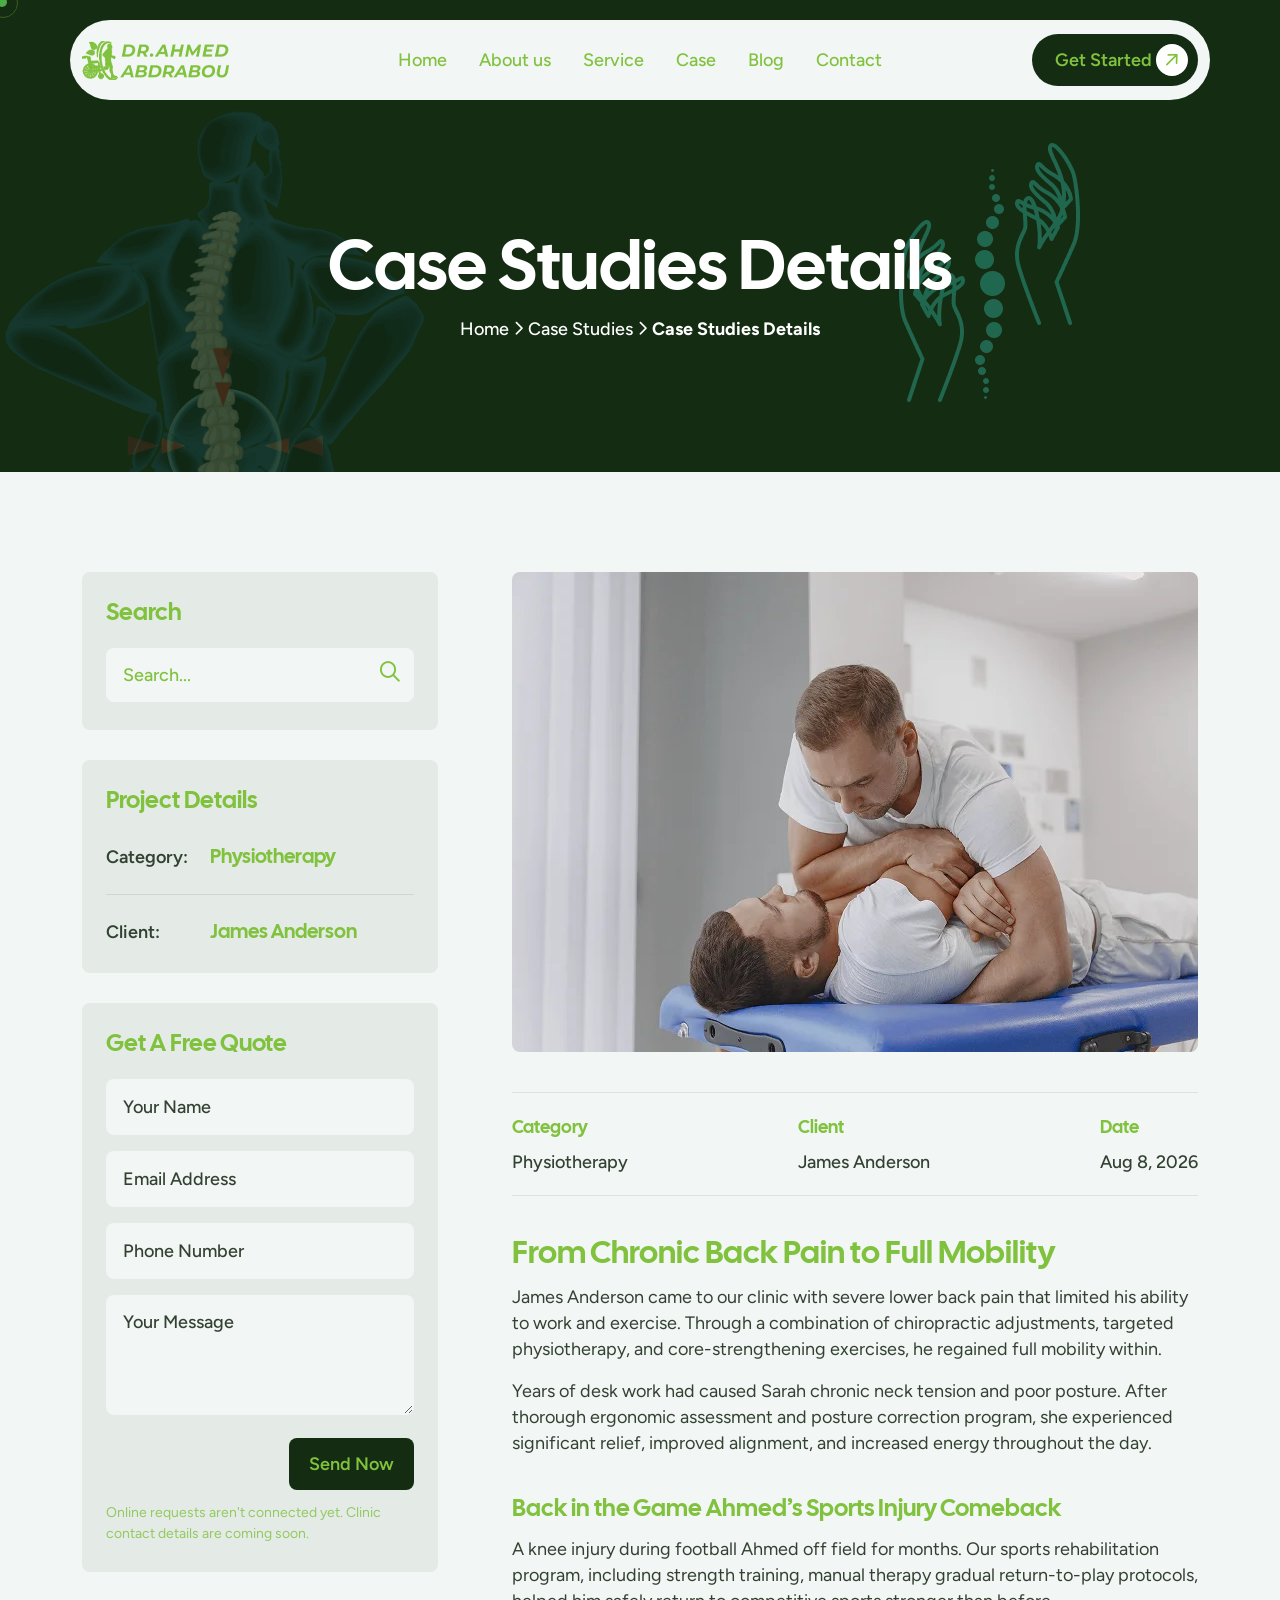
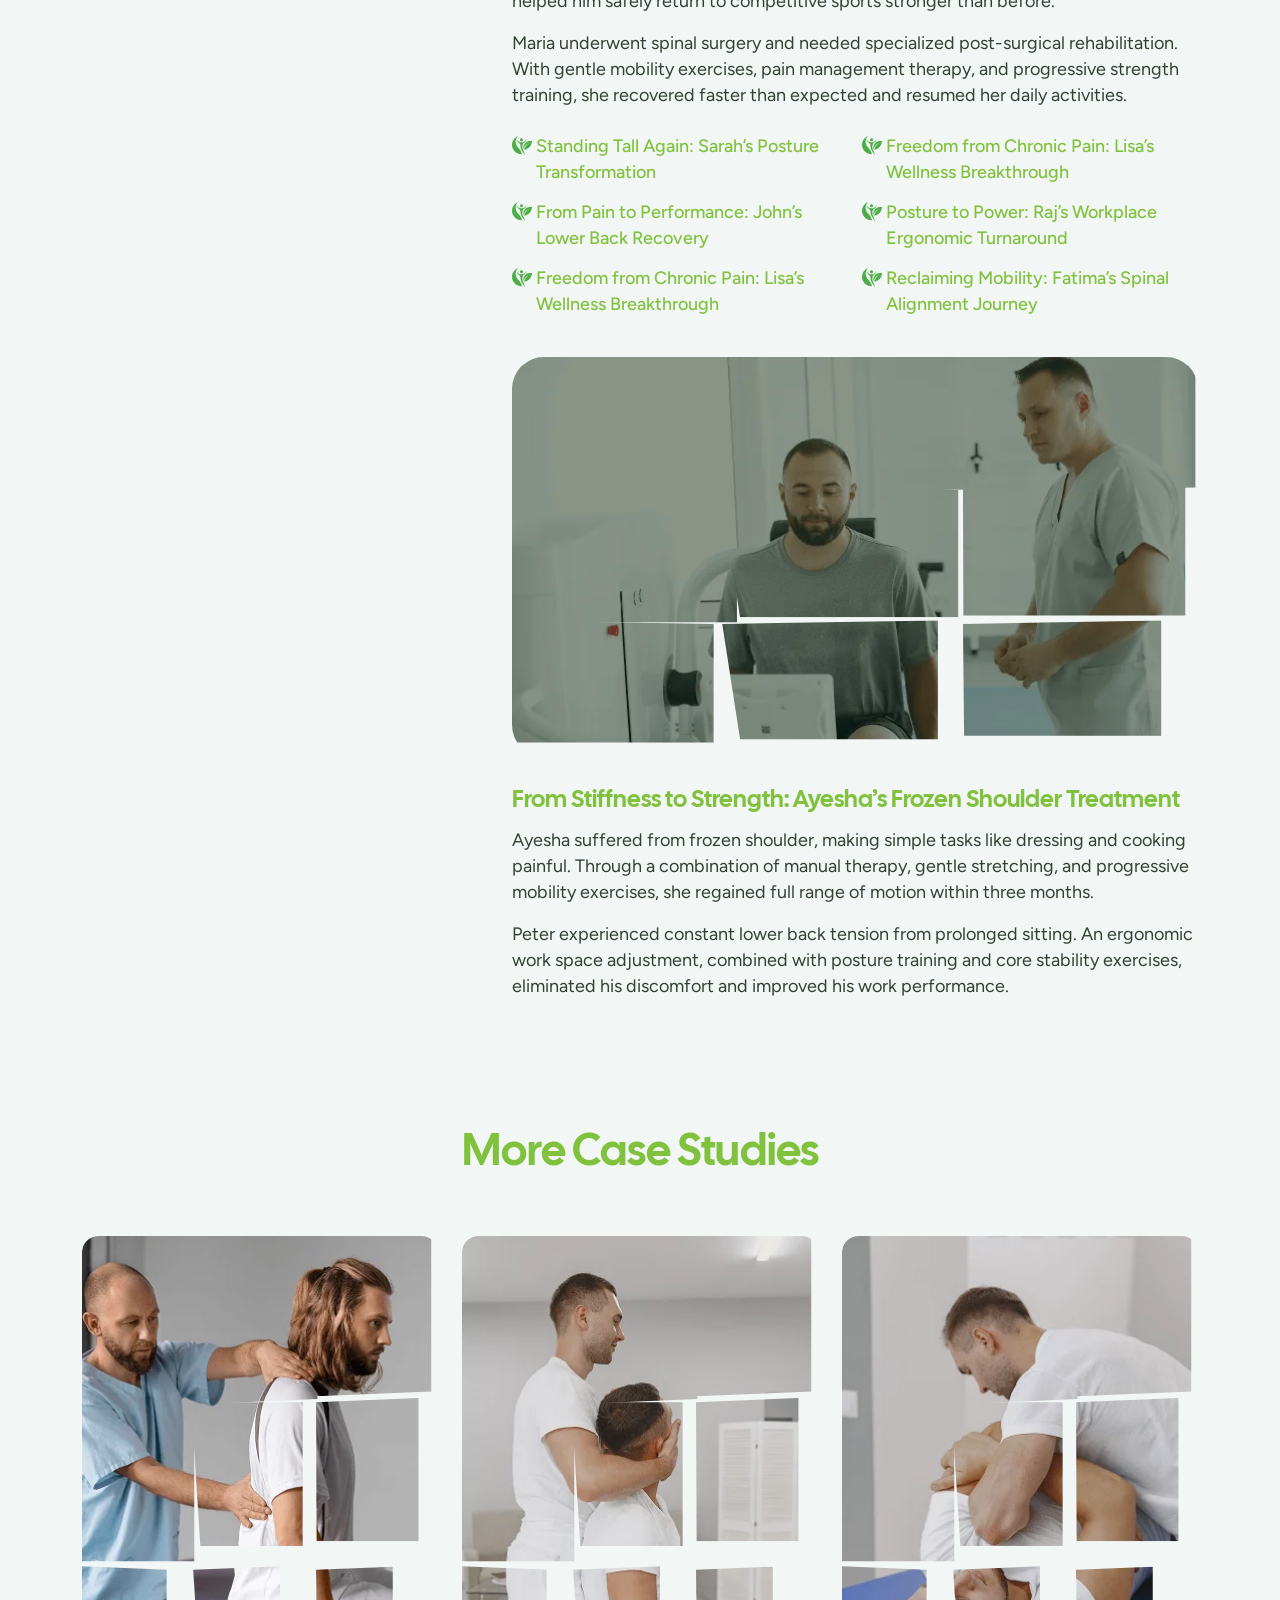
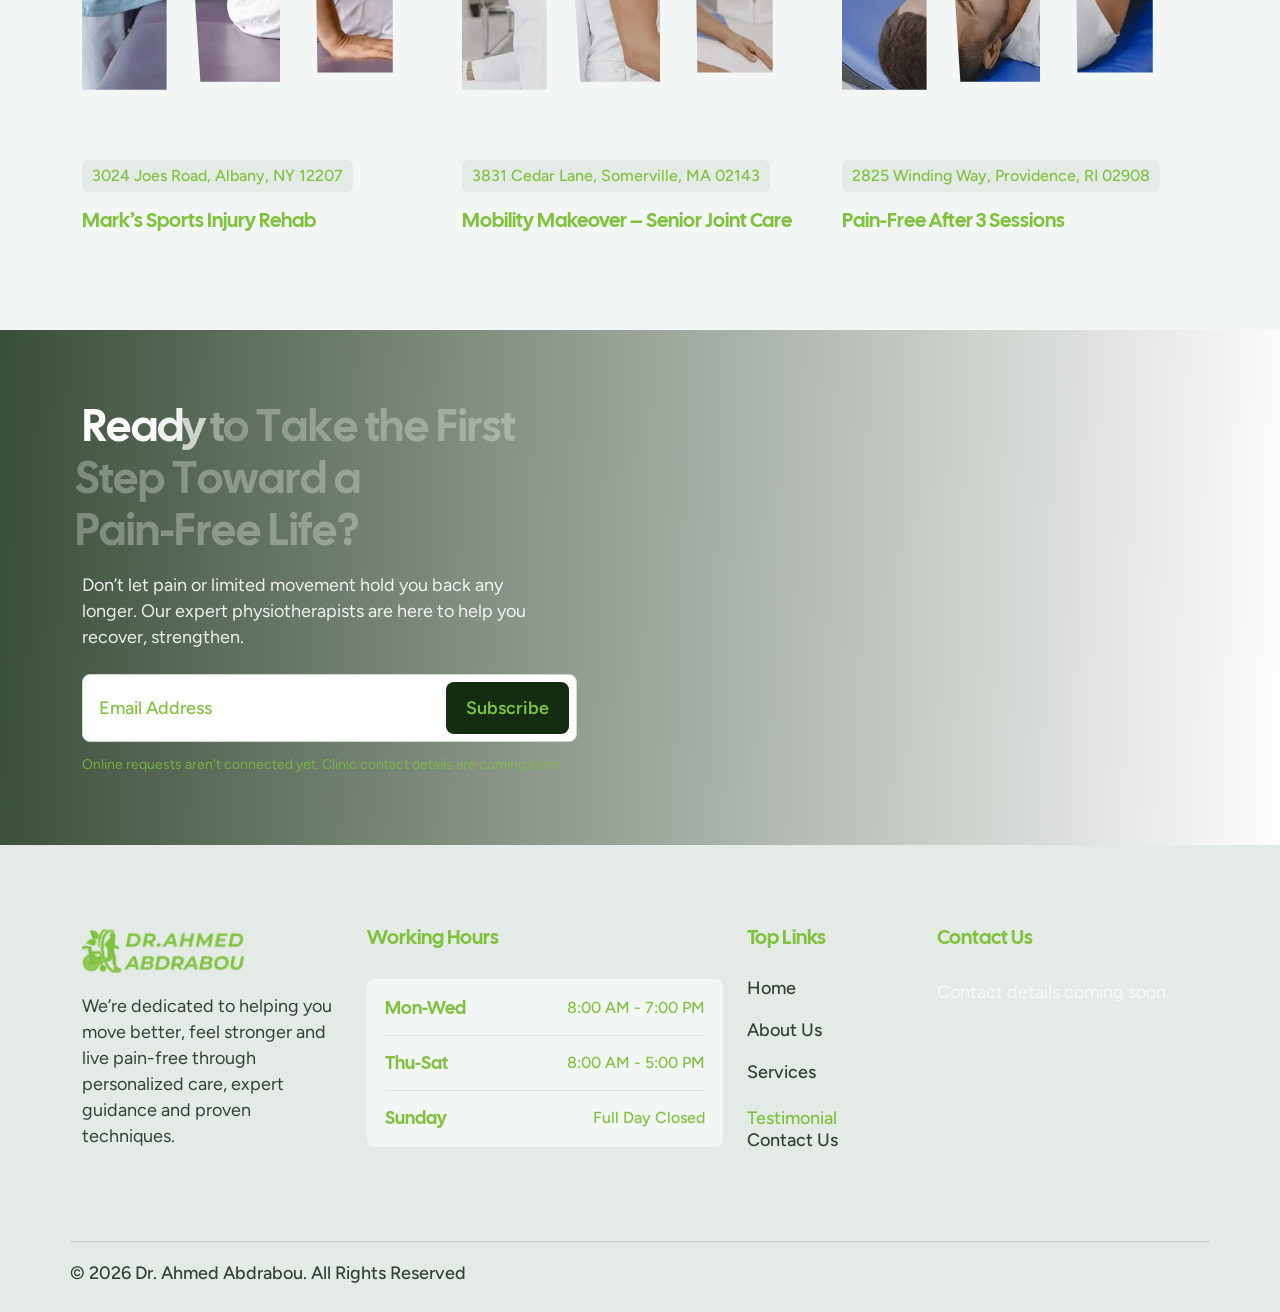
<file: case-left.html>
<!DOCTYPE html>
<html lang="en">

<head>
    <meta charset="UTF-8">
    <meta name="viewport" content="width=device-width, initial-scale=1.0">
    <title>Case Study | Dr. Ahmed Abdrabou Physical Therapy</title>
    <meta name="description" content="A physical therapy case study: the problem, the treatment plan and the recovery process.">
    <link rel="canonical" href="https://physical-therapy-orpin.vercel.app/case-left.html">
    <meta property="og:type" content="website">
    <meta property="og:site_name" content="Dr. Ahmed Abdrabou Physical Therapy">
    <meta property="og:title" content="Case Study | Dr. Ahmed Abdrabou Physical Therapy">
    <meta property="og:description" content="A physical therapy case study: the problem, the treatment plan and the recovery process.">
    <meta property="og:url" content="https://physical-therapy-orpin.vercel.app/case-left.html">
    <meta property="og:image" content="https://physical-therapy-orpin.vercel.app/assets/img/og-image.jpg">
    <meta name="twitter:card" content="summary_large_image">

    <!-- fav logo -->
    <link rel="icon" href="assets/img/fav-icon.png" type="image/png">

    <!-- css files -->
    <!-- bootstrap css -->
    <link rel="stylesheet" href="assets/css/plugins/bootstrap.min.css">
    <!-- swiper css -->
    <link rel="stylesheet" href="assets/css/plugins/swiper-bundle.min.css">
    <!-- nice-select css -->
    <link rel="stylesheet" href="assets/css/plugins/nice-select.css">
    <!-- fontawesome css -->
    <link rel="stylesheet" href="assets/css/plugins/all.css">
    <!-- magnific-popup css -->
    <link rel="stylesheet" href="assets/css/plugins/magnific-popup.css">
    <!-- aos css -->
    <link rel="stylesheet" href="assets/css/plugins/aos.css">
    <!-- odometer css -->
    <link rel="stylesheet" href="assets/css/plugins/odometer-theme-default.min.css">
    <!-- custom css -->
    <link rel="stylesheet" href="assets/css/style.css">
</head>

<body>

    <!-- preloader -->
    <div class="preloader">
        <div class="loading-container">
            <div class="loading"></div>
            <div id="loading-icon"><img src="assets/img/preloader/vl-preloader-1.1.png" alt=""></div>
        </div>
    </div>

  <!--================= vkl header section start =================-->
    <header>
        <div id="vl-header-sticky" class="vl-header-area vl-header-area-2 vl-transparent-header">
            <div class="container vkl-header-padding vkl-bg-2 br-99">
                <div class="row align-items-center">
                    <div class="col-xl-2 col-md-6 col-6">
                        <div class="vl-logo">
                                <a href="index.html"><img class="w-100" src="assets/img/dr ahmed logo.png"
                                    alt="" style="    width: 147px !important;
    "></a>
                                    
                        </div>
                    </div>
                    <div class="col-xl-8 d-none d-xl-block">
                        <div class="vl-main-menu vl-main-menu-black text-center">
                            <nav class="vl-mobile-menu-active">
                                <ul>
                                    <li><a href="index.html">Home</a></li>
                                    <li><a href="about.html">About us</a></li>
                                    <li><a href="service.html">Service</a></li>
                                    <li><a href="case.html">Case</a></li>
                                    <li><a href="blog.html">Blog</a></li>
                                    <li><a href="contact.html">Contact</a></li>
                                </ul>
                            </nav>
                        </div>
                    </div>
                    <div class="col-xl-2 col-md-6 col-6">
                        <!-- header btn -->
                        <div class="vl-header-btn d-none d-xl-block">
                            <!-- btn -->
                            <a href="contact.html" class="vkl-btn-primary-2">Get Started <span class="arrow-icon"><i
                                        class="fa-regular fa-arrow-right"></i></span></a>
                        </div>
                        <!-- action btn -->
                        <div class="vl-header-action-item vl-header-action-item-2 d-block d-xl-none">
                            <button type="button" class="vl-offcanvas-toggle">
                                <svg xmlns="http://www.w3.org/2000/svg" width="30" height="16" viewBox="0 0 30 16">
                                    <rect x="10" width="20" height="2" fill="currentColor"></rect>
                                    <rect x="5" y="7" width="25" height="2" fill="currentColor"></rect>
                                    <rect x="10" y="14" width="20" height="2" fill="currentColor"></rect>
                                </svg>
                            </button>
                        </div>
                    </div>
                </div>
            </div>
        </div>
    </header>

    <!-- MouseCursor Start -->
    <div class="mouseCursor cursor-outer"></div>
    <div class="mouseCursor cursor-inner"></div>


    <!-- offcanvas menu start -->
    <div class="vl-offcanvas">
        <div class="vl-offcanvas-wrapper">
            <div class="vl-offcanvas-header d-flex justify-content-between align-items-center mb-50">
                <div class="vl-offcanvas-logo">
                    <a href="index.html"><img src="assets/img/dr ahmed logo.png" alt="" style="  width: 162px;
"></a>
                </div>
                <div class="vl-offcanvas-close">
                    <button class="vl-offcanvas-close-toggle"><i class="fa-solid fa-xmark"></i></button>
                </div>
            </div>

            <div class="vl-offcanvas-menu d-lg-block mb-40">
                <nav></nav>
            </div>


            <div class="vl-offcanvas-info mb-30">
                <h3 class="vl-offcanvas-sm-title mb-20">Contact Us</h3>
                <p>Contact details coming soon.</p>
            </div>

            <div class="vkl-offcanvas-btn mb-30">
                <a href="contact.html" class="w-100 text-center vkl-primary-btn">Contact Now</a>
            </div>
        </div>
    </div>
    <div class="vl-offcanvas-overlay"></div>
    <!-- offcanvas menu end -->

    <!--================= vkl header section End =================-->
    
            <main>
                <!--================= vkl breadcrumb section start =================-->
                <section class="vkl-banner-area vkl-banner-area-2 vkl-cmn-bg fix p-relative"
                    style="background-image: url(./assets/img/physiotherapy/banner/vl-hero-bg.webp);">
                    <div class="shape-1 shape-1-1 d-none d-md-block p-absolute"><img
                            src="assets/img/physiotherapy/banner/shape-1.webp" alt=""></div>
                    <div class="shape-2 shape-2-2 d-none d-md-block p-absolute"><img
                            src="assets/img/physiotherapy/banner/shape-2.webp" alt=""></div>
                    <div class="container">
                        <div class="row">
                            <div class="col-xl-9 mx-auto text-center">
                                <div class="vkl-hero-content">
                                    <!-- vkl section title start -->
                                    <div class="vkl-section-title">
                                        <h2 class="title title-2 text-effect pb-16">Case Studies Details</h2>
                                    </div> <!-- vkl section title end -->
                                    <div class="vkl-breacrumb-menu">
                                        <ul>
                                            <li><a href="index.html">Home</a></li>
                                            <li><i class="fa-regular fa-angle-right"></i></li>
                                            <li><a href="#">Case Studies</a></li>
                                            <li><i class="fa-regular fa-angle-right"></i></li>
                                            <li><a class="active" href="#">Case Studies Details</a></li>
                                        </ul>
                                    </div>
                                </div>
                            </div>
                        </div>
                    </div>
                </section>
                <!--================= vkl breadcrumb section End =================-->

                <!--================= vkl case section start =================-->
                <section class="vkl-bg-2 pt-100 pb-70">
                    <div class="container">
                        <div class="row">
                            <div class="col-xl-4 mb-30">
                                <div class="vl-sidebar">
                                    <!-- search widget -->
                                    <div class="vl-widegt-1 vkl-bg-1 mb-30">
                                        <h4 class="title pb-24">Search</h4>
                                        <div class="vl-searh-form-wid">
                                            <form action="#">
                                                <input type="text" placeholder="Search...">
                                                <span><i class="fa-regular fa-magnifying-glass"></i></span>
                                            </form>
                                        </div>
                                    </div>

                                    <!-- project details widget -->
                                    <div class="vl-widegt-4 vkl-bg-1 mb-30">
                                        <h4 class="title pb-32">Project Details</h4>
                                        <div class="vkl-project-details">
                                            <ul>
                                                <li>
                                                    <label>Category:</label>
                                                    <span>Physiotherapy</span>
                                                </li>

                                                <li>
                                                    <label>Client:</label>
                                                    <span>James Anderson</span>
                                                </li>
                                            </ul>
                                        </div>
                                    </div>
                                    <!-- form widget -->
                                    <div class="vl-widegt-3 vkl-bg-1 mb-30">
                                        <h4 class="title pb-24">Get A Free Quote</h4>
                                        <form action="#">
                                            <div class="row">
                                                <div class="col-xl-12 mb-16">
                                                    <input type="text" placeholder="Your Name">
                                                </div>
                                                <div class="col-xl-12 mb-16">
                                                    <input type="email" placeholder="Email Address">
                                                </div>
                                                <div class="col-xl-12 mb-16">
                                                    <input type="number" placeholder="Phone Number">
                                                </div>
                                                <div class="col-xl-12 mb-16">
                                                    <textarea name="message" id="message"
                                                        placeholder="Your Message"></textarea>
                                                </div>
                                                <div class="col-xl-12 text-xl-end">
                                                    <button class="vkl-primary-btn">Send Now</button>
                                                </div>
                                            </div>
                                        </form>
                                    </div>
                                </div>
                            </div>
                            <div class="col-xl-8 mb-30">
                                <div class="vl-sidebar-details ml-50">
                                    <!-- thumb -->
                                    <div class="vl-thumb-larg mb-40">
                                        <img class="br-8 w-100"
                                            src="assets/img/physiotherapy/service/vkl-case-details-large-thumb1.1.webp"
                                            alt="">
                                    </div>

                                    <div class="vkl-case-item-grid mb-40">
                                        <div class="vkl-single-case-item">
                                            <h3 class="vkl-single-case-item-title">Category </h3>
                                            <p class="vkl-single-case-item-position">Physiotherapy</p>
                                        </div>
                                        <div class="vkl-single-case-item">
                                            <h3 class="vkl-single-case-item-title">Client </h3>
                                            <p class="vkl-single-case-item-position">James Anderson</p>
                                        </div>
                                        <div class="vkl-single-case-item">
                                            <h3 class="vkl-single-case-item-title">Date </h3>
                                            <p class="vkl-single-case-item-position">Aug 8, 2026</p>
                                        </div>
                                    </div>


                                    <!-- content 1 -->
                                    <div class="vl-sidebar-content-1 mb-40">
                                        <h3 class="title">From Chronic Back Pain to Full Mobility</h3>
                                        <p class="para pt-16">James Anderson came to our clinic with severe lower back
                                            pain that limited his ability to work and exercise. Through a combination of
                                            chiropractic adjustments, targeted physiotherapy, and core-strengthening
                                            exercises, he regained full mobility within.</p>
                                        <p class="para pt-16">Years of desk work had caused Sarah chronic neck tension
                                            and poor posture. After thorough ergonomic assessment and posture correction
                                            program, she experienced significant relief, improved alignment, and
                                            increased energy throughout the day.</p>
                                    </div>

                                    <!-- content 2 -->
                                    <div class="vl-sidebar-content-2 mb-25">
                                        <h3 class="title">Back in the Game Ahmed’s Sports Injury Comeback</h3>
                                        <p class="para pt-16">A knee injury during football Ahmed off field for months.
                                            Our sports rehabilitation program, including strength training, manual
                                            therapy gradual return-to-play protocols, helped him safely return to
                                            competitive sports stronger than before.</p>
                                        <p class="para pt-16">Maria underwent spinal surgery and needed specialized
                                            post-surgical rehabilitation. With gentle mobility exercises, pain
                                            management therapy, and progressive strength training, she recovered faster
                                            than expected and resumed her daily activities.</p>
                                    </div>
                                    <!-- service icon -->
                                    <div class="vkl-service-icon-grid mb-40">
                                        <ul>
                                            <li><span><img src="assets/img/icon/sub-title-icon-1.1.svg"
                                                        alt=""></span>Standing Tall Again: Sarah’s Posture
                                                Transformation</li>
                                            <li><span><img src="assets/img/icon/sub-title-icon-1.1.svg"
                                                        alt=""></span>Freedom from Chronic Pain: Lisa’s Wellness
                                                Breakthrough</li>
                                            <li><span><img src="assets/img/icon/sub-title-icon-1.1.svg" alt=""></span>From
                                                Pain to Performance: John’s Lower Back Recovery</li>
                                            <li><span><img src="assets/img/icon/sub-title-icon-1.1.svg"
                                                        alt=""></span>Posture to Power: Raj’s Workplace Ergonomic
                                                Turnaround</li>

                                            <li><span><img src="assets/img/icon/sub-title-icon-1.1.svg"
                                                        alt=""></span>Freedom from Chronic Pain: Lisa’s Wellness
                                                Breakthrough</li>
                                            <li><span><img src="assets/img/icon/sub-title-icon-1.1.svg"
                                                        alt=""></span>Reclaiming Mobility: Fatima’s Spinal Alignment
                                                Journey</li>
                                        </ul>
                                    </div>



                                    <!-- video & check box -->
                                    <div class="row">
                                        <!-- single thumb -->
                                        <div class="col-xl-12 mb-30">
                                            <div class="vl-about-item-thumb vl-about-item-thumb-20 p-relative">
                                                <a class="vl-clip-anim br-32 image-anime" href="#">
                                                    <img class="vl-anim-img w-100" data-animate="true"
                                                        src="assets/img/physiotherapy/service/vkl-service-larg1.1.webp"
                                                        alt="">
                                                </a>
                                            </div>
                                        </div>

                                        <!-- content 2 -->
                                        <div class="vl-sidebar-content-2 mb-25">
                                            <h3 class="title">From Stiffness to Strength: Ayesha’s Frozen Shoulder Treatment</h3>
                                            <p class="para pt-16">Ayesha suffered from frozen shoulder, making simple tasks like dressing and cooking painful. Through a combination of manual therapy, gentle stretching, and progressive mobility exercises, she regained full range of motion within three months.</p>
                                            <p class="para pt-16">Peter experienced constant lower back tension from prolonged sitting. An ergonomic work space adjustment, combined with posture training and core stability exercises, eliminated his discomfort and improved his work performance.</p>
                                        </div>
                                    </div>
                                </div>
                            </div>
                        </div>
                    </div>
                </section>

                <section class="vkl-bg-2 pb-70">
                    <div class="container">
                        <div class="row">
                            <div class="col-xl-6 mx-auto text-center">
                                <h3 class="more-title mb-60">More Case Studies</h3>
                            </div>
                        </div>

                        <div class="row">
                            <!-- single case start -->
                            <div class="col-xl-4 col-md-6 mb-30">
                                <div class="vkl-case-item-2 p-relative">
                                    <div class="vkl-case-wrap-relative p-relative fix br-16">
                                        <!-- thumb -->
                                        <div class="vl-about-item-thumb p-relative vl-about-item-thumb-5">
                                            <a class="vl-clip-anim br-16" href="#">
                                                <img class="vl-anim-img w-100" data-animate="true"
                                                    src="assets/img/chiropractor/case/vkl-case-thumb-2.3.png" alt="">
                                            </a>
                                        </div>
                                        <div class="overlay-bg"></div>
                                        <!-- arrow -->
                                        <div class="vkl-up-arrow">
                                            <a href="case-left.html"><span><img src="assets/img/icon/ArrowUpRight.svg"
                                                        alt=""></span></a>
                                        </div>
                                    </div>

                                    <!-- content -->
                                    <p class="vkl-case-item-2-desc br-6 mt-24">3024 Joes Road, Albany, NY 12207</p>
                                    <h4 class="vkl-case-item-2-title pt-18"><a href="case-left.html">Mark’s Sports
                                            Injury Rehab</a></h4>
                                </div>
                            </div><!-- single case end -->
                            <!-- single case start -->
                            <div class="col-xl-4 col-md-6 mb-30">
                                <div class="vkl-case-item-2 p-relative">
                                    <div class="vkl-case-wrap-relative p-relative fix br-16">
                                        <!-- thumb -->
                                        <div class="vl-about-item-thumb p-relative vl-about-item-thumb-5">
                                            <a class="vl-clip-anim br-16" href="#">
                                                <img class="vl-anim-img w-100" data-animate="true"
                                                    src="assets/img/chiropractor/case/vkl-case-thumb-2.4.png" alt="">
                                            </a>
                                        </div>
                                        <div class="overlay-bg"></div>
                                        <!-- arrow -->
                                        <div class="vkl-up-arrow">
                                            <a href="case-left.html"><span><img src="assets/img/icon/ArrowUpRight.svg"
                                                        alt=""></span></a>
                                        </div>
                                    </div>

                                    <!-- content -->
                                    <p class="vkl-case-item-2-desc br-6 mt-24">3831 Cedar Lane, Somerville, MA 02143</p>
                                    <h4 class="vkl-case-item-2-title pt-18"><a href="case-left.html">Mobility Makeover
                                            – Senior Joint Care</a></h4>
                                </div>
                            </div><!-- single case end -->
                            <!-- single case start -->
                            <div class="col-xl-4 col-md-6 mb-30">
                                <div class="vkl-case-item-2 p-relative">
                                    <div class="vkl-case-wrap-relative p-relative fix br-16">
                                        <!-- thumb -->
                                        <div class="vl-about-item-thumb p-relative vl-about-item-thumb-5">
                                            <a class="vl-clip-anim br-16" href="#">
                                                <img class="vl-anim-img w-100" data-animate="true"
                                                    src="assets/img/chiropractor/case/vkl-case-thumb-2.5.png" alt="">
                                            </a>
                                        </div>
                                        <div class="overlay-bg"></div>
                                        <!-- arrow -->
                                        <div class="vkl-up-arrow">
                                            <a href="case-left.html"><span><img src="assets/img/icon/ArrowUpRight.svg"
                                                        alt=""></span></a>
                                        </div>
                                    </div>

                                    <!-- content -->
                                    <p class="vkl-case-item-2-desc br-6 mt-24">2825 Winding Way, Providence, RI 02908
                                    </p>
                                    <h4 class="vkl-case-item-2-title pt-18"><a href="case-left.html">Pain-Free After 3
                                            Sessions</a></h4>
                                </div>
                            </div><!-- single case end -->
                        </div>
                    </div>
                </section>
                <!--================= vkl case section end =================-->




                <!--================= Cta section start =================-->
        <section class="vkl-cta-area vkl-cmn-bg parallaxie"
            style="background-image: url(./assets/img/physiotherapy/banner/vl-hero-bg.webp);">
            <div class="container">
                <div class="row">
                    <div class="col-xl-6 col-lg-8 col-md-9">
                        <!-- cta content -->
                        <div class="vkl-cta-content">
                            <!-- vkl section title start -->
                            <div class="vkl-section-title vkl-section-title-white">
                                <h2 class="title text-effect">Ready to Take the First Step Toward a Pain-Free Life?</h2>
                                <p class="desc pt-16 pb-24">Don’t let pain or limited movement hold you back any longer.
                                    Our expert physiotherapists are here to help you recover, strengthen.</p>
                            </div> <!-- vkl section title end -->
                            <div class="vkl-cta-from-area">
                                <form action="#">
                                    <input type="email" placeholder="Email Address">
                                    <div class="vkl-cta-form-btn">
                                        <button type="submit" class="vkl-primary-btn">Subscribe</button>
                                    </div>

                                </form>
                            </div>
                        </div>
                    </div>
                </div>
            </div>
        </section>
        <!--================= Cta section End =================-->
                <!-- progress -->
                <div class="paginacontainer">
                    <div class="progress-wrap">
                        <svg class="progress-circle svg-content" width="100%" height="100%" viewBox="-1 -1 102 102">
                            <path d="M50,1 a49,49 0 0,1 0,98 a49,49 0 0,1 0,-98" />
                        </svg>
                    </div>
                </div>

            </main>


            <!--================= Footer section start =================-->
            <footer class="vl-footer vkl-bg-1 fix pt-80">
        <div class="container">
            <div class="row">
                <div class="col-xl-3 col-md-6">
                    <!-- footer widget 1 -->
                    <div class="vl-footer-widget-1 mb-60">
                        <div class="vl-footer-logo">
                            <a href="index.html"><img src="assets/img/dr ahmed logo.png" alt="" style="  width: 162px;
"></a>
                        </div>
                        <div class="vl-footer-content">
                            <p class="para pt-16 pb-32">We’re dedicated to helping you move better, feel stronger and live pain-free through personalized care, expert guidance and proven techniques.</p>
                        </div>
                    </div>
                </div>
                <div class="col-xl-4 col-md-6">
                    <div class="vl-footer-widget-3 mb-60">
                        <h3 class="vl-footer-widget-title mb-30">Working Hours</h3>
                        <div class="vkl-work-hour-wrap vkl-bg-2 br-8">
                            <!-- single working hour -->
                            <div class="vkl-content-flex">
                                <h5 class="day-title">Mon-Wed</h5>
                                <p class="para">8:00 AM - 7:00 PM</p>
                            </div>
                            <!-- single working hour -->
                            <div class="vkl-content-flex">
                                <h5 class="day-title">Thu-Sat</h5>
                                <p class="para">8:00 AM - 5:00 PM</p>
                            </div>
                            <!-- single working hour -->
                            <div class="vkl-content-flex">
                                <h5 class="day-title">Sunday</h5>
                                <p class="para">Full Day Closed</p>
                            </div>
                        </div>
                    </div>
                </div>
                <div class="col-xl-2 col-md-6">
                    <div class="vl-footer-widget-2 mb-60">
                        <h3 class="vl-footer-widget-title mb-30">Top Links</h3>
                        <div class="vl-footer-menu">
                            <ul>
                                <li><a href="index.html">Home</a></li>
                                <li><a href="about.html">About Us</a></li>
                                <li><a href="service.html">Services</a></li>
                                <li>Testimonial</li>
                                <li><a href="contact.html">Contact Us</a></li>
                            </ul>
                        </div>
                    </div>
                </div>

                <div class="col-xl-3 col-md-6">
                    <!-- footer widget 4 -->
                    <div class="vl-footer-widget-4 mb-30">
                        <h3 class="vl-footer-widget-title mb-30">Contact Us</h3>
                        <p class="para">Contact details coming soon.</p>
                    </div>
                </div>
            </div>
        </div>
        <div class="container">
            <div class="row">
                <div class="vl-copy-righ1t">
                    <div class="row">
                        <div class="col-md-6 mb-30">
                            <div class="vl-footer-copy-right-widget">
                                <p class="para">© 2026 Dr. Ahmed Abdrabou. All Rights Reserved</p>
                            </div>
                        </div>
                        <div class="col-md-6 mb-30">
                            <div class="vl-copy-right-menu">
                            </div>
                        </div>
                    </div>
                </div>
            </div>
        </div>
    </footer>
            <!--================= Footer section End =================-->


    <!-- js file -->
    <script src="assets/js/plugins/jquery-3.7.1.min.js"></script>
    <!-- bootstrap js -->
    <script src="assets/js/plugins/bootstrap.min.js" defer></script>
    <!-- swiper js -->
    <script src="assets/js/plugins/swiper-bundle.min.js" defer></script>
    <!-- nice-select js -->
    <script src="assets/js/plugins/nice-select.js" defer></script>
    <!-- fontawesome js -->
    <script src="assets/js/plugins/fontawesome.min.js" defer></script>
    <!-- magnific-popup js -->
    <script src="assets/js/plugins/magnific-popup.js" defer></script>
    <!-- waypoints js -->
    <script src="assets/js/plugins/waypoints.js" defer></script>
    <!-- aos js -->
    <script src="assets/js/plugins/aos.js" defer></script>
    <!-- odometer js -->
    <script src="assets/js/plugins/odometer.min.js" defer></script>
    <!-- parallaxie js -->
    <script src="assets/js/plugins/parallaxie.js"></script>
    <!-- ScrollSmoother js -->
    <script src="assets/js/plugins/SmoothScroll.js"></script>
    <script src="assets/js/plugins/plugin.js" defer></script>
    <!-- custom js -->
    <script src="assets/js/main.js" defer></script>
    <script src="assets/js/forms.js" defer></script>
    <script src="assets/js/slider.js" defer></script>
</body>
</html>
</file>
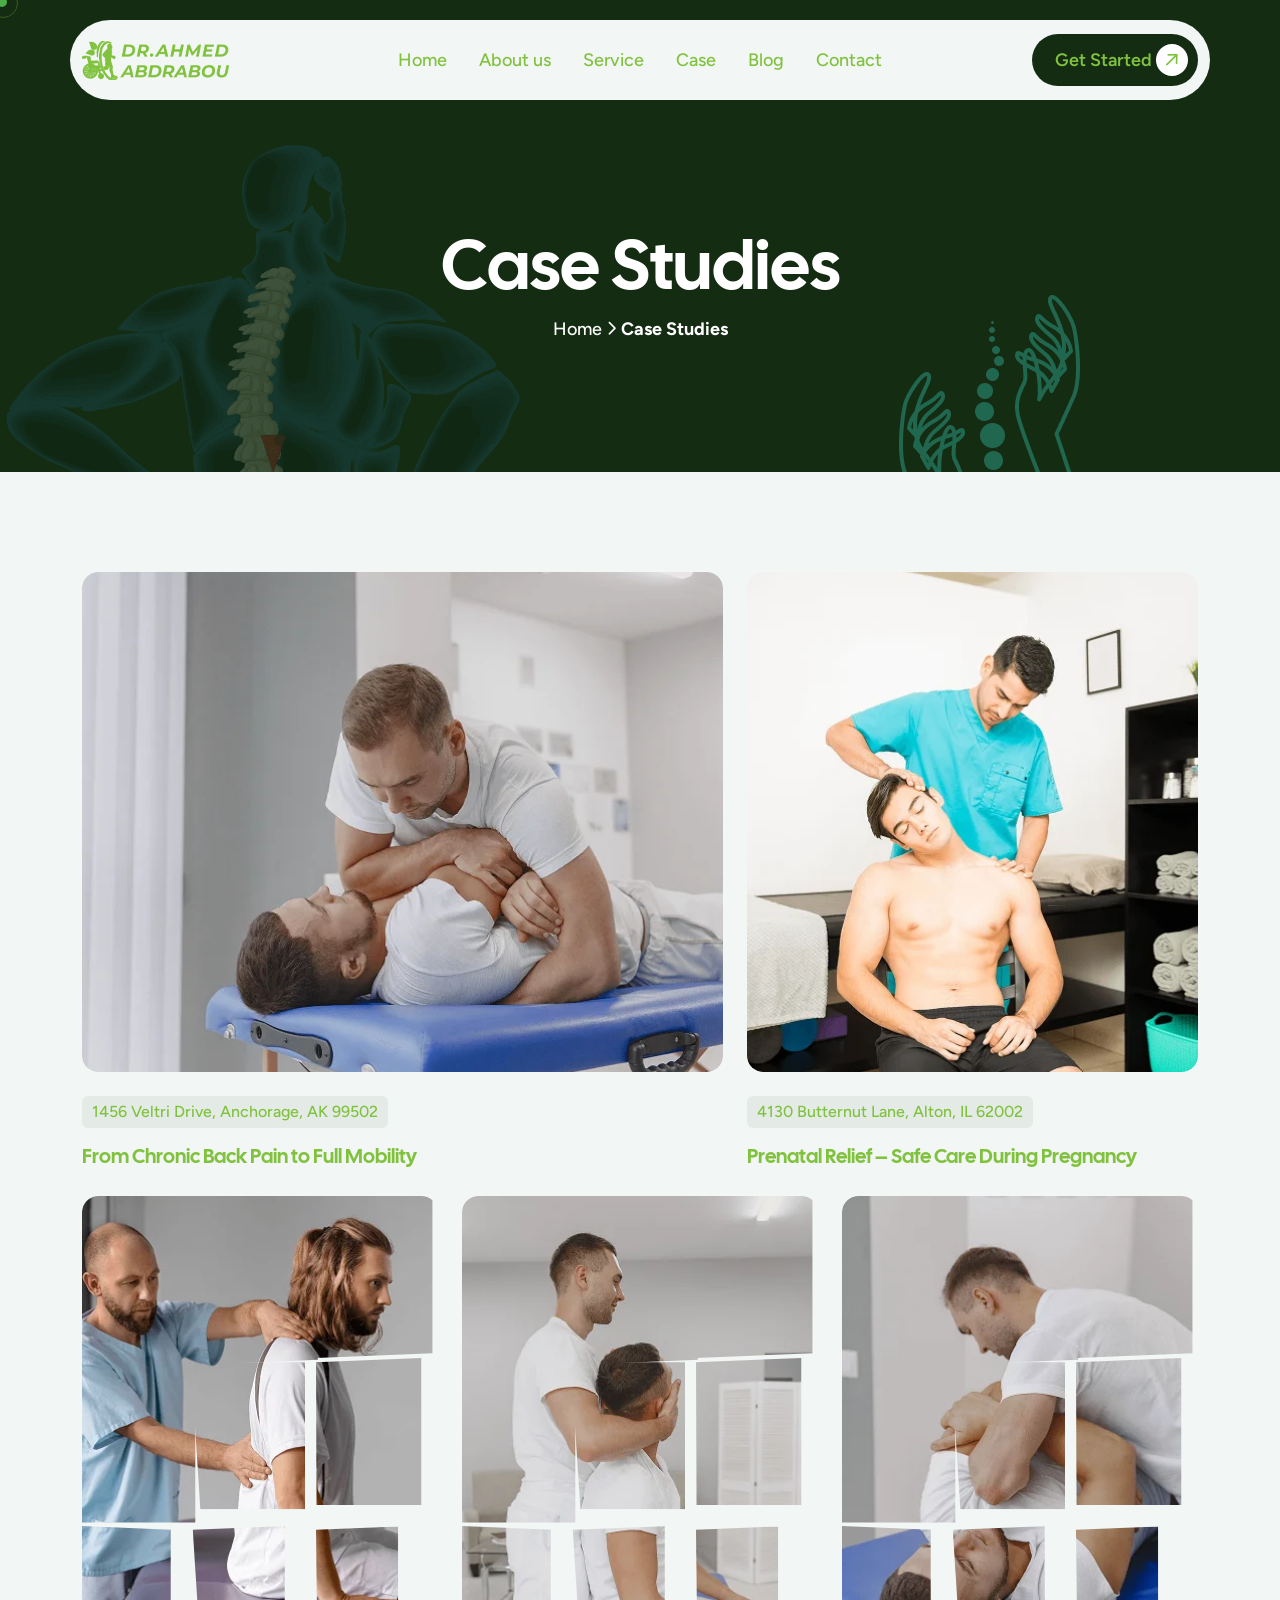
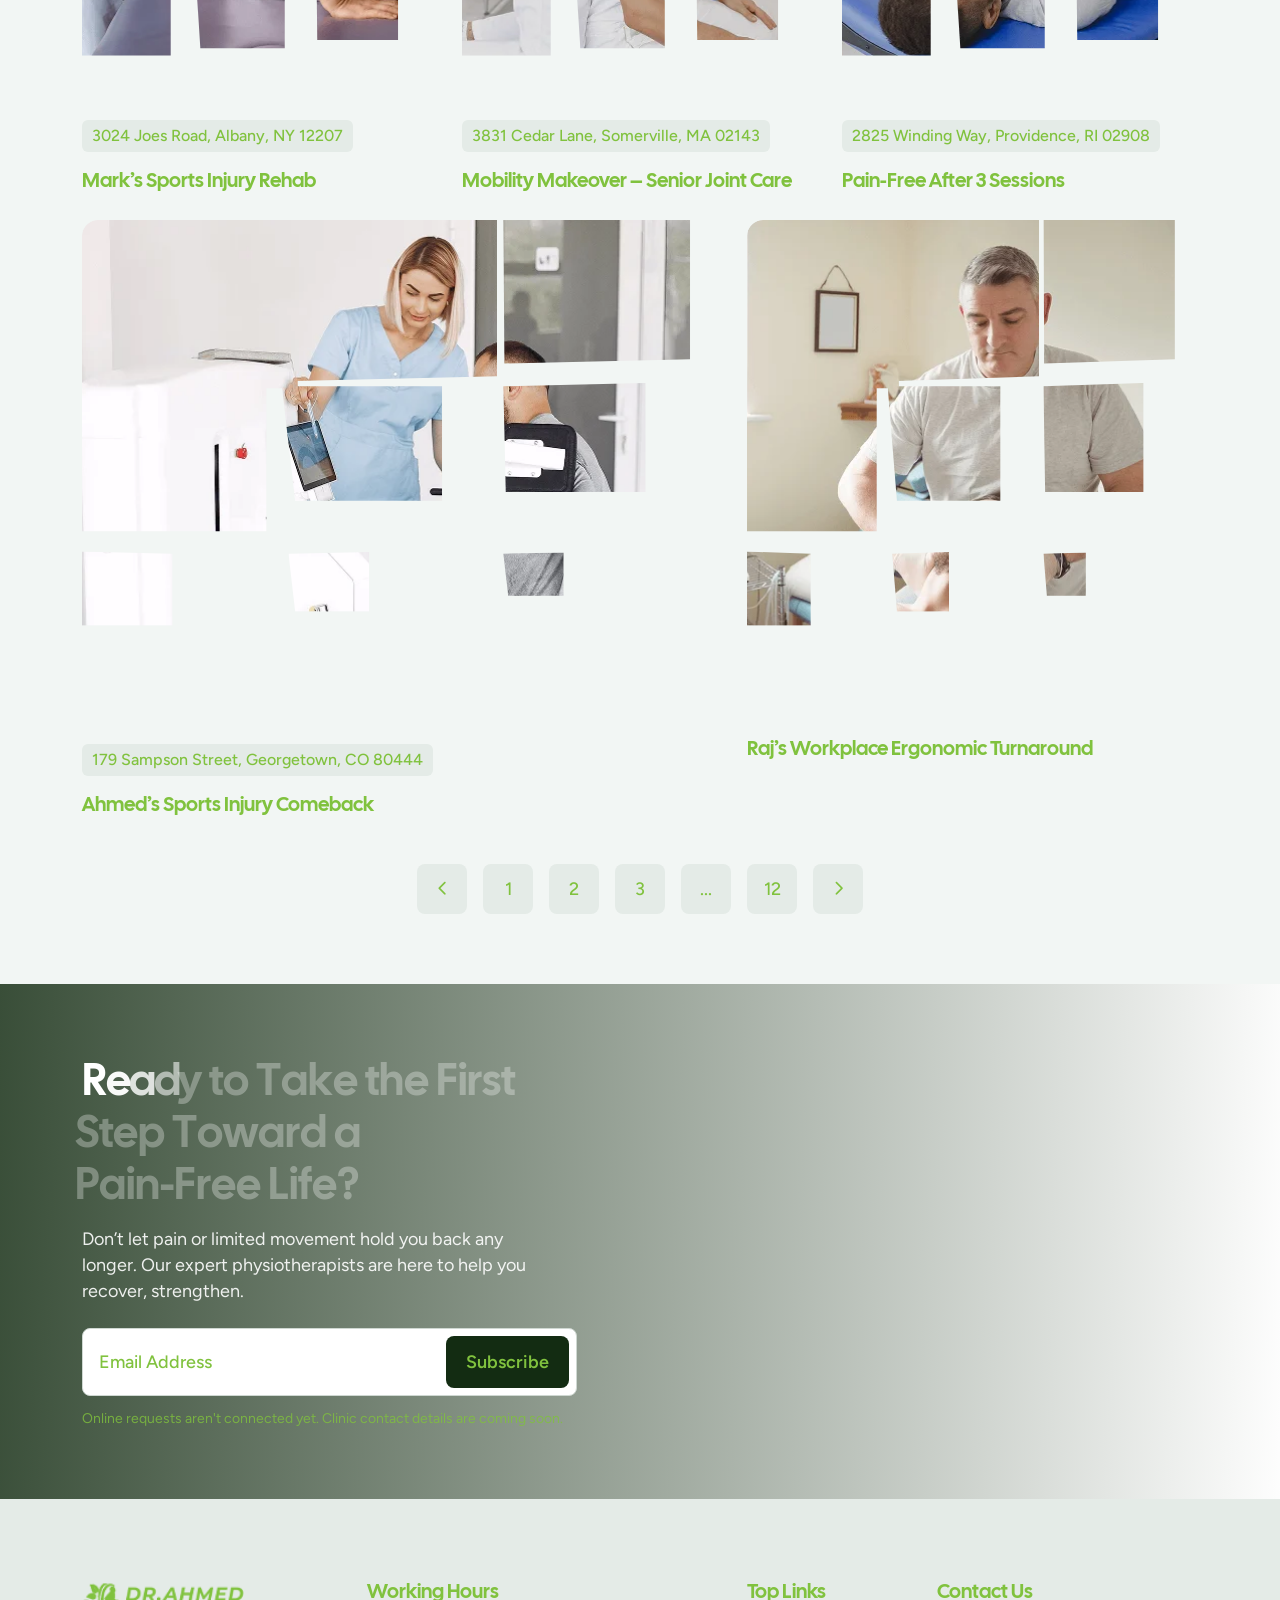
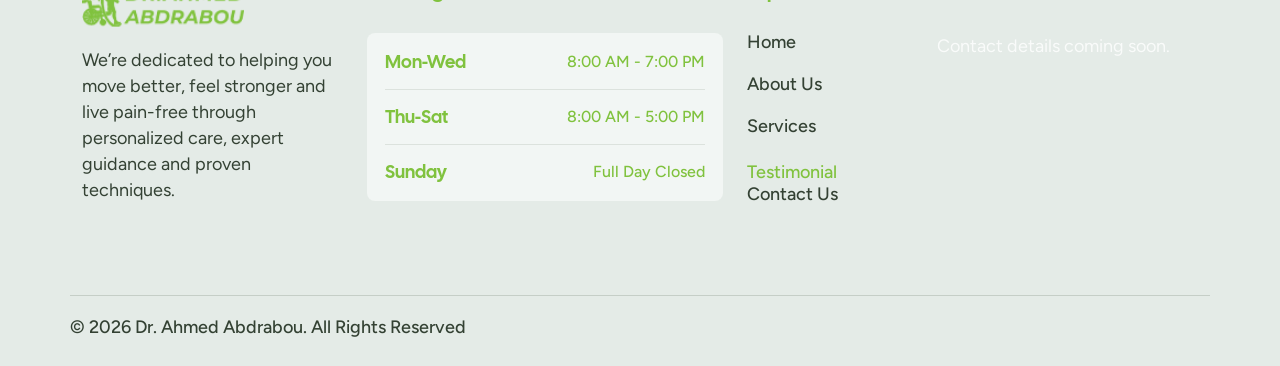
<file: case.html>
<!DOCTYPE html>
<html lang="en">

<head>
    <meta charset="UTF-8">
    <meta name="viewport" content="width=device-width, initial-scale=1.0">
    <title>Case Studies | Dr. Ahmed Abdrabou Physical Therapy</title>
    <meta name="description" content="Examples of rehabilitation journeys and treatment approaches used in physical therapy.">
    <link rel="canonical" href="https://physical-therapy-orpin.vercel.app/case.html">
    <meta property="og:type" content="website">
    <meta property="og:site_name" content="Dr. Ahmed Abdrabou Physical Therapy">
    <meta property="og:title" content="Case Studies | Dr. Ahmed Abdrabou Physical Therapy">
    <meta property="og:description" content="Examples of rehabilitation journeys and treatment approaches used in physical therapy.">
    <meta property="og:url" content="https://physical-therapy-orpin.vercel.app/case.html">
    <meta property="og:image" content="https://physical-therapy-orpin.vercel.app/assets/img/og-image.jpg">
    <meta name="twitter:card" content="summary_large_image">

    <!-- fav logo -->
    <link rel="icon" href="assets/img/fav-icon.png" type="image/png">

    <!-- css files -->
    <!-- bootstrap css -->
    <link rel="stylesheet" href="assets/css/plugins/bootstrap.min.css">
    <!-- swiper css -->
    <link rel="stylesheet" href="assets/css/plugins/swiper-bundle.min.css">
    <!-- nice-select css -->
    <link rel="stylesheet" href="assets/css/plugins/nice-select.css">
    <!-- fontawesome css -->
    <link rel="stylesheet" href="assets/css/plugins/all.css">
    <!-- magnific-popup css -->
    <link rel="stylesheet" href="assets/css/plugins/magnific-popup.css">
    <!-- aos css -->
    <link rel="stylesheet" href="assets/css/plugins/aos.css">
    <!-- odometer css -->
    <link rel="stylesheet" href="assets/css/plugins/odometer-theme-default.min.css">
    <!-- custom css -->
    <link rel="stylesheet" href="assets/css/style.css">
</head>
<body>

    <!-- preloader -->
    <div class="preloader">
        <div class="loading-container">
            <div class="loading"></div>
            <div id="loading-icon"><img src="assets/img/preloader/vl-preloader-1.1.png" alt=""></div>
        </div>
    </div>

  <!--================= vkl header section start =================-->
     <header>
        <div id="vl-header-sticky" class="vl-header-area vl-header-area-2 vl-transparent-header">
            <div class="container vkl-header-padding vkl-bg-2 br-99">
                <div class="row align-items-center">
                    <div class="col-xl-2 col-md-6 col-6">
                        <div class="vl-logo">
                                <a href="index.html"><img class="w-100" src="assets/img/dr ahmed logo.png"
                                    alt="" style="    width: 147px !important;
    "></a>
                                  
                        </div>
                    </div>
                    <div class="col-xl-8 d-none d-xl-block">
                        <div class="vl-main-menu vl-main-menu-black text-center">
                            <nav class="vl-mobile-menu-active">
                                <ul>
                                    <li><a href="index.html">Home</a></li>
                                    <li><a href="about.html">About us</a></li>
                                    <li><a href="service.html">Service</a></li>
                                    <li><a href="case.html">Case</a></li>
                                    <li><a href="blog.html">Blog</a></li>
                                    <li><a href="contact.html">Contact</a></li>
                                </ul>
                            </nav>
                        </div>
                    </div>
                    <div class="col-xl-2 col-md-6 col-6">
                        <!-- header btn -->
                        <div class="vl-header-btn d-none d-xl-block">
                            <!-- btn -->
                            <a href="contact.html" class="vkl-btn-primary-2">Get Started <span class="arrow-icon"><i
                                        class="fa-regular fa-arrow-right"></i></span></a>
                        </div>
                        <!-- action btn -->
                        <div class="vl-header-action-item vl-header-action-item-2 d-block d-xl-none">
                            <button type="button" class="vl-offcanvas-toggle">
                                <svg xmlns="http://www.w3.org/2000/svg" width="30" height="16" viewBox="0 0 30 16">
                                    <rect x="10" width="20" height="2" fill="currentColor"></rect>
                                    <rect x="5" y="7" width="25" height="2" fill="currentColor"></rect>
                                    <rect x="10" y="14" width="20" height="2" fill="currentColor"></rect>
                                </svg>
                            </button>
                        </div>
                    </div>
                </div>
            </div>
        </div>
    </header>

    <!-- MouseCursor Start -->
    <div class="mouseCursor cursor-outer"></div>
    <div class="mouseCursor cursor-inner"></div>


    <!-- offcanvas menu start -->
    <div class="vl-offcanvas">
        <div class="vl-offcanvas-wrapper">
            <div class="vl-offcanvas-header d-flex justify-content-between align-items-center mb-50">
                <div class="vl-offcanvas-logo">
                    <a href="index.html"><img src="assets/img/dr ahmed logo.png" alt="" style="  width: 162px;
"></a>
                </div>
                <div class="vl-offcanvas-close">
                    <button class="vl-offcanvas-close-toggle"><i class="fa-solid fa-xmark"></i></button>
                </div>
            </div>

            <div class="vl-offcanvas-menu d-lg-block mb-40">
                <nav></nav>
            </div>


            <div class="vl-offcanvas-info mb-30">
                <h3 class="vl-offcanvas-sm-title mb-20">Contact Us</h3>
                <p>Contact details coming soon.</p>
            </div>

            <div class="vkl-offcanvas-btn mb-30">
                <a href="contact.html" class="w-100 text-center vkl-primary-btn">Contact Now</a>
            </div>
        </div>
    </div>
    <div class="vl-offcanvas-overlay"></div>
    <!-- offcanvas menu end -->

    <!--================= vkl header section End =================-->
    
            <main>
                <!--================= vkl breadcrumb section start =================-->
                <section class="vkl-banner-area vkl-banner-area-2 vkl-cmn-bg fix p-relative"
                    style="background-image: url(./assets/img/physiotherapy/banner/vl-hero-bg.webp);">
                    <div class="shape-1 p-absolute"><img class="aniamtion-key-4"
                            src="assets/img/physiotherapy/banner/shape-1.webp" alt=""></div>
                    <div class="shape-2 p-absolute"><img class="aniamtion-key-5"
                            src="assets/img/physiotherapy/banner/shape-2.webp" alt=""></div>

                    <div class="container">
                        <div class="row">
                            <div class="col-xl-9 mx-auto text-center">
                                <div class="vkl-hero-content">
                                    <!-- vkl section title start -->
                                    <div class="vkl-section-title">
                                        <h2 class="title title-2 text-effect pb-16">Case Studies</h2>
                                    </div> <!-- vkl section title end -->
                                    <div class="vkl-breacrumb-menu">
                                        <ul>
                                            <li><a href="index.html">Home</a></li>
                                            <li><i class="fa-regular fa-angle-right"></i></li>
                                            <li><a class="active" href="#">Case Studies</a></li>
                                        </ul>
                                    </div>
                                </div>
                            </div>
                        </div>
                    </div>
                </section>
                <!--================= vkl breadcrumb section End =================-->

                <!--================= vkl case section Start =================-->
                <section class="vkl-bg-2 fix pt-100 pb-70">
                    <div class="container">
                        <div class="row">
                            <!-- single case start -->
                            <div class="col-xl-7 col-md-6 mb-30">
                                <div class="vkl-case-item-2 p-relative">
                                    <div class="vkl-case-wrap-relative p-relative fix br-16">
                                        <!-- thumb -->
                                        <div class="vl-about-item-thumb p-relative vl-about-item-thumb-5">
                                            <a class="vl-clip-anim br-16" href="#">
                                                <img class="vl-anim-img w-100" data-animate="true"
                                                    src="assets/img/chiropractor/case/vkl-case-thumb-2.1.png" alt="">
                                            </a>
                                        </div>
                                        <div class="overlay-bg"></div>
                                        <!-- arrow -->
                                        <div class="vkl-up-arrow">
                                            <a href="case-left.html"><span><img src="assets/img/icon/ArrowUpRight.svg"
                                                        alt=""></span></a>
                                        </div>
                                    </div>

                                    <!-- content -->
                                    <p class="vkl-case-item-2-desc br-6 mt-24">1456 Veltri Drive, Anchorage, AK 99502
                                    </p>
                                    <h4 class="vkl-case-item-2-title pt-18"><a href="case-left.html">From Chronic Back
                                            Pain to Full Mobility</a></h4>
                                </div>
                            </div> <!-- single case end -->
                            <!-- single case start -->
                            <div class="col-xl-5 col-md-6 mb-30">
                                <div class="vkl-case-item-2 p-relative">
                                    <div class="vkl-case-wrap-relative p-relative fix br-16">
                                        <!-- thumb -->
                                        <div class="vl-about-item-thumb p-relative vl-about-item-thumb-5">
                                            <a class="vl-clip-anim br-16" href="#">
                                                <img class="vl-anim-img w-100" data-animate="true"
                                                    src="assets/img/chiropractor/case/vkl-case-thumb-2.2.png" alt="">
                                            </a>
                                        </div>
                                        <div class="overlay-bg"></div>
                                        <!-- arrow -->
                                        <div class="vkl-up-arrow">
                                            <a href="case-left.html"><span><img src="assets/img/icon/ArrowUpRight.svg"
                                                        alt=""></span></a>
                                        </div>
                                    </div>

                                    <!-- content -->
                                    <p class="vkl-case-item-2-desc br-6 mt-24">4130 Butternut Lane, Alton, IL 62002</p>
                                    <h4 class="vkl-case-item-2-title pt-18"><a href="case-left.html">Prenatal Relief –
                                            Safe Care During Pregnancy</a></h4>
                                </div>
                            </div><!-- single case end -->
                            
                            <!-- single case start -->
                            <div class="col-xl-4 col-md-6 mb-30">
                                <div class="vkl-case-item-2 p-relative">
                                    <div class="vkl-case-wrap-relative p-relative fix br-16">
                                        <!-- thumb -->
                                        <div class="vl-about-item-thumb p-relative vl-about-item-thumb-5">
                                            <a class="vl-clip-anim br-16" href="#">
                                                <img class="vl-anim-img w-100" data-animate="true"
                                                    src="assets/img/chiropractor/case/vkl-case-thumb-2.3.png" alt="">
                                            </a>
                                        </div>
                                        <div class="overlay-bg"></div>
                                        <!-- arrow -->
                                        <div class="vkl-up-arrow">
                                            <a href="case-left.html"><span><img src="assets/img/icon/ArrowUpRight.svg"
                                                        alt=""></span></a>
                                        </div>
                                    </div>

                                    <!-- content -->
                                    <p class="vkl-case-item-2-desc br-6 mt-24">3024 Joes Road, Albany, NY 12207</p>
                                    <h4 class="vkl-case-item-2-title pt-18"><a href="case-left.html">Mark’s Sports
                                            Injury Rehab</a></h4>
                                </div>
                            </div><!-- single case end -->
                            <!-- single case start -->
                            <div class="col-xl-4 col-md-6 mb-30">
                                <div class="vkl-case-item-2 p-relative">
                                    <div class="vkl-case-wrap-relative p-relative fix br-16">
                                        <!-- thumb -->
                                        <div class="vl-about-item-thumb p-relative vl-about-item-thumb-5">
                                            <a class="vl-clip-anim br-16" href="#">
                                                <img class="vl-anim-img w-100" data-animate="true"
                                                    src="assets/img/chiropractor/case/vkl-case-thumb-2.4.png" alt="">
                                            </a>
                                        </div>
                                        <div class="overlay-bg"></div>
                                        <!-- arrow -->
                                        <div class="vkl-up-arrow">
                                            <a href="case-left.html"><span><img src="assets/img/icon/ArrowUpRight.svg"
                                                        alt=""></span></a>
                                        </div>
                                    </div>

                                    <!-- content -->
                                    <p class="vkl-case-item-2-desc br-6 mt-24">3831 Cedar Lane, Somerville, MA 02143</p>
                                    <h4 class="vkl-case-item-2-title pt-18"><a href="case-left.html">Mobility Makeover
                                            – Senior Joint Care</a></h4>
                                </div>
                            </div><!-- single case end -->
                            <!-- single case start -->
                            <div class="col-xl-4 col-md-6 mb-30">
                                <div class="vkl-case-item-2 p-relative">
                                    <div class="vkl-case-wrap-relative p-relative fix br-16">
                                        <!-- thumb -->
                                        <div class="vl-about-item-thumb p-relative vl-about-item-thumb-5">
                                            <a class="vl-clip-anim br-16" href="#">
                                                <img class="vl-anim-img w-100" data-animate="true"
                                                    src="assets/img/chiropractor/case/vkl-case-thumb-2.5.png" alt="">
                                            </a>
                                        </div>
                                        <div class="overlay-bg"></div>
                                        <!-- arrow -->
                                        <div class="vkl-up-arrow">
                                            <a href="case-left.html"><span><img src="assets/img/icon/ArrowUpRight.svg"
                                                        alt=""></span></a>
                                        </div>
                                    </div>

                                    <!-- content -->
                                    <p class="vkl-case-item-2-desc br-6 mt-24">2825 Winding Way, Providence, RI 02908
                                    </p>
                                    <h4 class="vkl-case-item-2-title pt-18"><a href="case-left.html">Pain-Free After 3
                                            Sessions</a></h4>
                                </div>
                            </div><!-- single case end -->
                            
                            <!-- single case start -->
                            <div class="col-xl-7 col-md-6 mb-30">
                                <div class="vkl-case-item-2 p-relative">
                                    <div class="vkl-case-wrap-relative p-relative fix br-16">
                                        <!-- thumb -->
                                        <div class="vl-about-item-thumb p-relative vl-about-item-thumb-5">
                                            <a class="vl-clip-anim br-16" href="#">
                                                <img class="vl-anim-img w-100" data-animate="true"
                                                    src="assets/img/chiropractor/case/vkl-case-thumb-inner1.1.webp"
                                                    alt="">
                                            </a>
                                        </div>
                                        <div class="overlay-bg"></div>
                                        <!-- arrow -->
                                        <div class="vkl-up-arrow">
                                            <a href="case-left.html"><span><img src="assets/img/icon/ArrowUpRight.svg"
                                                        alt=""></span></a>
                                        </div>
                                    </div>

                                    <!-- content -->
                                    <p class="vkl-case-item-2-desc br-6 mt-24">179 Sampson Street, Georgetown, CO 80444
                                    </p>
                                    <h4 class="vkl-case-item-2-title pt-18"><a href="case-left.html">Ahmed’s Sports
                                            Injury Comeback</a></h4>
                                </div>
                            </div> <!-- single case end -->
                            <!-- single case start -->
                            <div class="col-xl-5 col-md-6 mb-30">
                                <div class="vkl-case-item-2 p-relative">
                                    <div class="vkl-case-wrap-relative p-relative fix br-16">
                                        <!-- thumb -->
                                        <div class="vl-about-item-thumb p-relative vl-about-item-thumb-5">
                                            <a class="vl-clip-anim br-16" href="#">
                                                <img class="vl-anim-img w-100" data-animate="true"
                                                    src="assets/img/chiropractor/case/vkl-case-thumb-inner1.2.webp"
                                                    alt="">
                                            </a>
                                        </div>
                                        <div class="overlay-bg"></div>
                                        <!-- arrow -->
                                        <div class="vkl-up-arrow">
                                            <a href="case-left.html"><span><img src="assets/img/icon/ArrowUpRight.svg"
                                                        alt=""></span></a>
                                        </div>
                                    </div>

                                    <!-- content -->
                                    <h4 class="vkl-case-item-2-title pt-18"><a href="case-left.html">Raj’s Workplace
                                            Ergonomic Turnaround</a></h4>
                                </div>
                            </div><!-- single case end -->
                        </div>

                        <div class="row">
                            <div class="col-xl-8 mx-auto text-center">
                                <div class="theme-pagination mt-20">
                                    <ul>
                                        <li><a href="#"><i class="fa-regular fa-angle-left"></i></a></li>
                                        <li><a href="#">1</a></li>
                                        <li><a href="#">2</a></li>
                                        <li><a href="#">3</a></li>
                                        <li><a href="#">...</a></li>
                                        <li><a href="#">12</a></li>
                                        <li><a href="#"><i class="fa-regular fa-angle-right"></i></a></li>
                                    </ul>
                                </div>
                            </div>
                        </div>
                    </div>
                </section>
                <!--================= vkl case section End =================-->



                <!--================= Cta section start =================-->
        <section class="vkl-cta-area vkl-cmn-bg parallaxie"
            style="background-image: url(./assets/img/physiotherapy/banner/vl-hero-bg.webp);">
            <div class="container">
                <div class="row">
                    <div class="col-xl-6 col-lg-8 col-md-9">
                        <!-- cta content -->
                        <div class="vkl-cta-content">
                            <!-- vkl section title start -->
                            <div class="vkl-section-title vkl-section-title-white">
                                <h2 class="title text-effect">Ready to Take the First Step Toward a Pain-Free Life?</h2>
                                <p class="desc pt-16 pb-24">Don’t let pain or limited movement hold you back any longer.
                                    Our expert physiotherapists are here to help you recover, strengthen.</p>
                            </div> <!-- vkl section title end -->
                            <div class="vkl-cta-from-area">
                                <form action="#">
                                    <input type="email" placeholder="Email Address">
                                    <div class="vkl-cta-form-btn">
                                        <button type="submit" class="vkl-primary-btn">Subscribe</button>
                                    </div>

                                </form>
                            </div>
                        </div>
                    </div>
                </div>
            </div>
        </section>
        <!--================= Cta section End =================-->
                <!-- progress -->
                <div class="paginacontainer">
                    <div class="progress-wrap">
                        <svg class="progress-circle svg-content" width="100%" height="100%" viewBox="-1 -1 102 102">
                            <path d="M50,1 a49,49 0 0,1 0,98 a49,49 0 0,1 0,-98" />
                        </svg>
                    </div>
                </div>

            </main>


            <!--================= Footer section start =================-->
            <footer class="vl-footer vkl-bg-1 fix pt-80">
        <div class="container">
            <div class="row">
                <div class="col-xl-3 col-md-6">
                    <!-- footer widget 1 -->
                    <div class="vl-footer-widget-1 mb-60">
                        <div class="vl-footer-logo">
                            <a href="index.html"><img src="assets/img/dr ahmed logo.png" alt="" style="  width: 162px;
"></a>
                        </div>
                        <div class="vl-footer-content">
                            <p class="para pt-16 pb-32">We’re dedicated to helping you move better, feel stronger and live pain-free through personalized care, expert guidance and proven techniques.</p>
                        </div>
                    </div>
                </div>
                <div class="col-xl-4 col-md-6">
                    <div class="vl-footer-widget-3 mb-60">
                        <h3 class="vl-footer-widget-title mb-30">Working Hours</h3>
                        <div class="vkl-work-hour-wrap vkl-bg-2 br-8">
                            <!-- single working hour -->
                            <div class="vkl-content-flex">
                                <h5 class="day-title">Mon-Wed</h5>
                                <p class="para">8:00 AM - 7:00 PM</p>
                            </div>
                            <!-- single working hour -->
                            <div class="vkl-content-flex">
                                <h5 class="day-title">Thu-Sat</h5>
                                <p class="para">8:00 AM - 5:00 PM</p>
                            </div>
                            <!-- single working hour -->
                            <div class="vkl-content-flex">
                                <h5 class="day-title">Sunday</h5>
                                <p class="para">Full Day Closed</p>
                            </div>
                        </div>
                    </div>
                </div>
                <div class="col-xl-2 col-md-6">
                    <div class="vl-footer-widget-2 mb-60">
                        <h3 class="vl-footer-widget-title mb-30">Top Links</h3>
                        <div class="vl-footer-menu">
                            <ul>
                                <li><a href="index.html">Home</a></li>
                                <li><a href="about.html">About Us</a></li>
                                <li><a href="service.html">Services</a></li>
                                <li>Testimonial</li>
                                <li><a href="contact.html">Contact Us</a></li>
                            </ul>
                        </div>
                    </div>
                </div>

                <div class="col-xl-3 col-md-6">
                    <!-- footer widget 4 -->
                    <div class="vl-footer-widget-4 mb-30">
                        <h3 class="vl-footer-widget-title mb-30">Contact Us</h3>
                        <p class="para">Contact details coming soon.</p>
                    </div>
                </div>
            </div>
        </div>
        <div class="container">
            <div class="row">
                <div class="vl-copy-righ1t">
                    <div class="row">
                        <div class="col-md-6 mb-30">
                            <div class="vl-footer-copy-right-widget">
                                <p class="para">© 2026 Dr. Ahmed Abdrabou. All Rights Reserved</p>
                            </div>
                        </div>
                        <div class="col-md-6 mb-30">
                            <div class="vl-copy-right-menu">
                            </div>
                        </div>
                    </div>
                </div>
            </div>
        </div>
    </footer>
            <!--================= Footer section End =================-->

    <!-- js file -->
    <script src="assets/js/plugins/jquery-3.7.1.min.js"></script>
    <!-- bootstrap js -->
    <script src="assets/js/plugins/bootstrap.min.js" defer></script>
    <!-- swiper js -->
    <script src="assets/js/plugins/swiper-bundle.min.js" defer></script>
    <!-- nice-select js -->
    <script src="assets/js/plugins/nice-select.js" defer></script>
    <!-- fontawesome js -->
    <script src="assets/js/plugins/fontawesome.min.js" defer></script>
    <!-- magnific-popup js -->
    <script src="assets/js/plugins/magnific-popup.js" defer></script>
    <!-- waypoints js -->
    <script src="assets/js/plugins/waypoints.js" defer></script>
    <!-- aos js -->
    <script src="assets/js/plugins/aos.js" defer></script>
    <!-- odometer js -->
    <script src="assets/js/plugins/odometer.min.js" defer></script>
    <!-- parallaxie js -->
    <script src="assets/js/plugins/parallaxie.js"></script>
    <!-- ScrollSmoother js -->
    <script src="assets/js/plugins/SmoothScroll.js"></script>
    <script src="assets/js/plugins/plugin.js" defer></script>
    <!-- custom js -->
    <script src="assets/js/main.js" defer></script>
    <script src="assets/js/forms.js" defer></script>
    <script src="assets/js/slider.js" defer></script>
</body>
</html>
</file>
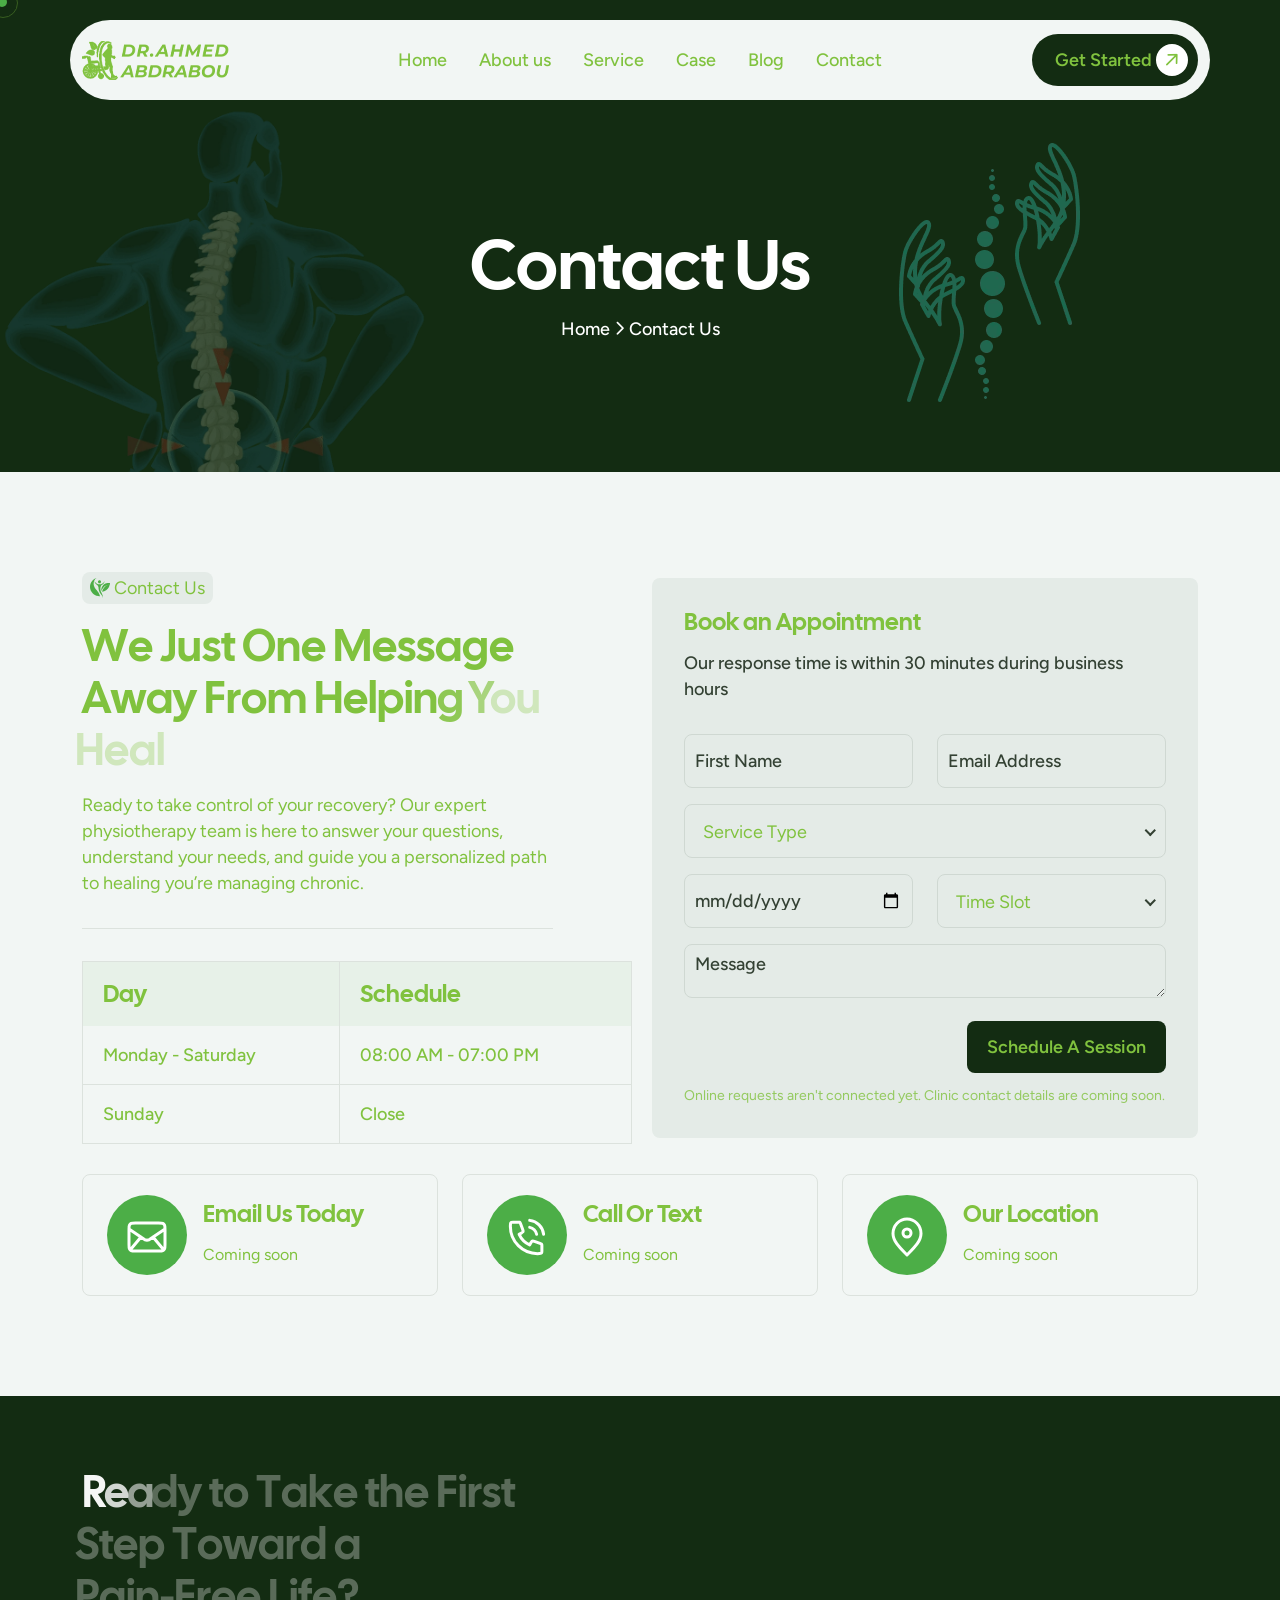
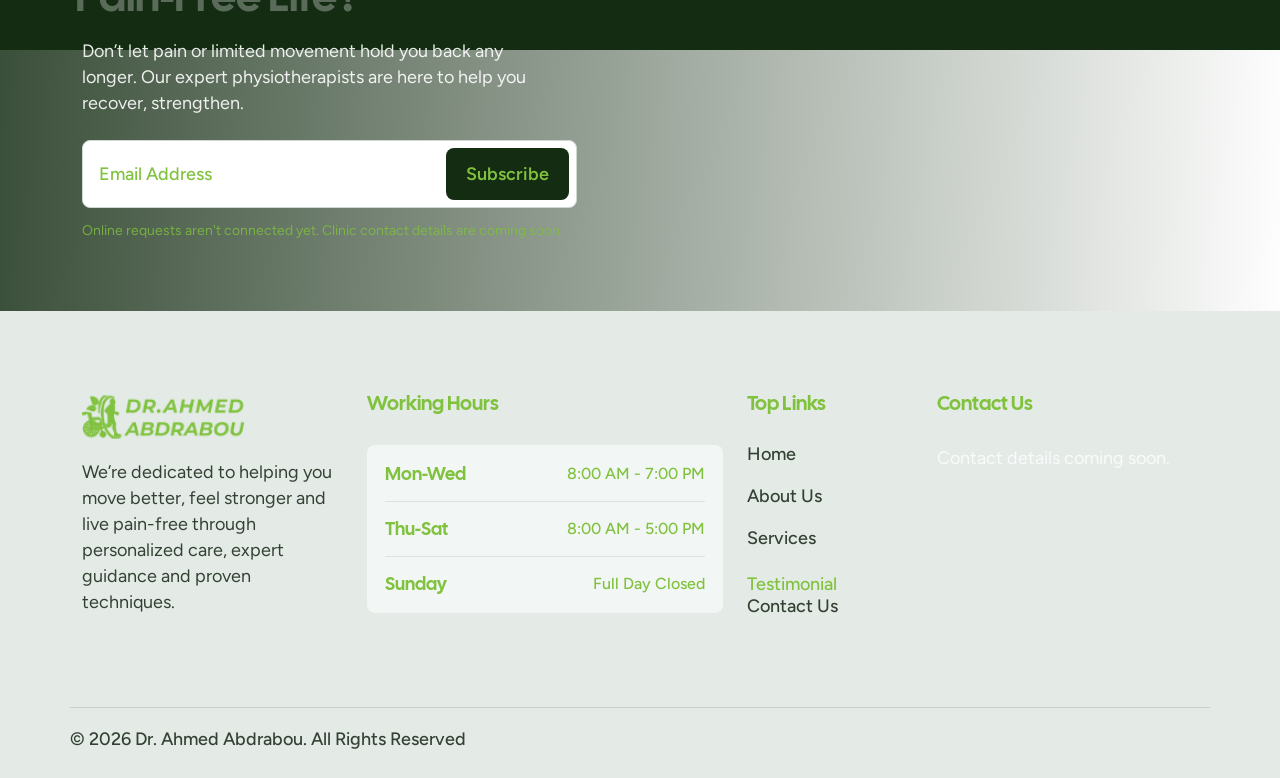
<file: contact.html>
<!DOCTYPE html>
<html lang="en">

<head>
    <meta charset="UTF-8">
    <meta name="viewport" content="width=device-width, initial-scale=1.0">
    <title>Contact | Dr. Ahmed Abdrabou Physical Therapy</title>
    <meta name="description" content="Book an appointment or send a question to Dr. Ahmed Abdrabou's physical therapy clinic.">
    <link rel="canonical" href="https://physical-therapy-orpin.vercel.app/contact.html">
    <meta property="og:type" content="website">
    <meta property="og:site_name" content="Dr. Ahmed Abdrabou Physical Therapy">
    <meta property="og:title" content="Contact | Dr. Ahmed Abdrabou Physical Therapy">
    <meta property="og:description" content="Book an appointment or send a question to Dr. Ahmed Abdrabou's physical therapy clinic.">
    <meta property="og:url" content="https://physical-therapy-orpin.vercel.app/contact.html">
    <meta property="og:image" content="https://physical-therapy-orpin.vercel.app/assets/img/og-image.jpg">
    <meta name="twitter:card" content="summary_large_image">

    <!-- fav logo -->
    <link rel="icon" href="assets/img/fav-icon.png" type="image/png">

    <!-- css files -->
    <!-- bootstrap css -->
    <link rel="stylesheet" href="assets/css/plugins/bootstrap.min.css">
    <!-- swiper css -->
    <link rel="stylesheet" href="assets/css/plugins/swiper-bundle.min.css">
    <!-- nice-select css -->
    <link rel="stylesheet" href="assets/css/plugins/nice-select.css">
    <!-- fontawesome css -->
    <link rel="stylesheet" href="assets/css/plugins/all.css">
    <!-- magnific-popup css -->
    <link rel="stylesheet" href="assets/css/plugins/magnific-popup.css">
    <!-- aos css -->
    <link rel="stylesheet" href="assets/css/plugins/aos.css">
    <!-- odometer css -->
    <link rel="stylesheet" href="assets/css/plugins/odometer-theme-default.min.css">
    <!-- custom css -->
    <link rel="stylesheet" href="assets/css/style.css">
</head>

<body>

    <!-- preloader -->
    <div class="preloader">
        <div class="loading-container">
            <div class="loading"></div>
            <div id="loading-icon"><img src="assets/img/preloader/vl-preloader-1.1.png" alt=""></div>
        </div>
    </div>

  <!--================= vkl header section start =================-->
   <header>
        <div id="vl-header-sticky" class="vl-header-area vl-header-area-2 vl-transparent-header">
            <div class="container vkl-header-padding vkl-bg-2 br-99">
                <div class="row align-items-center">
                    <div class="col-xl-2 col-md-6 col-6">
                        <div class="vl-logo">
                                <a href="index.html"><img class="w-100" src="assets/img/dr ahmed logo.png"
                                    alt="" style="    width: 147px !important;
    "></a>
                                  
                        </div>
                    </div>
                    <div class="col-xl-8 d-none d-xl-block">
                        <div class="vl-main-menu vl-main-menu-black text-center">
                            <nav class="vl-mobile-menu-active">
                                <ul>
                                    <li><a href="index.html">Home</a></li>
                                    <li><a href="about.html">About us</a></li>
                                    <li><a href="service.html">Service</a></li>
                                    <li><a href="case.html">Case</a></li>
                                    <li><a href="blog.html">Blog</a></li>
                                    <li><a href="contact.html">Contact</a></li>
                                </ul>
                            </nav>
                        </div>
                    </div>
                    <div class="col-xl-2 col-md-6 col-6">
                        <!-- header btn -->
                        <div class="vl-header-btn d-none d-xl-block">
                            <!-- btn -->
                            <a href="contact.html" class="vkl-btn-primary-2">Get Started <span class="arrow-icon"><i
                                        class="fa-regular fa-arrow-right"></i></span></a>
                        </div>
                        <!-- action btn -->
                        <div class="vl-header-action-item vl-header-action-item-2 d-block d-xl-none">
                            <button type="button" class="vl-offcanvas-toggle">
                                <svg xmlns="http://www.w3.org/2000/svg" width="30" height="16" viewBox="0 0 30 16">
                                    <rect x="10" width="20" height="2" fill="currentColor"></rect>
                                    <rect x="5" y="7" width="25" height="2" fill="currentColor"></rect>
                                    <rect x="10" y="14" width="20" height="2" fill="currentColor"></rect>
                                </svg>
                            </button>
                        </div>
                    </div>
                </div>
            </div>
        </div>
    </header>

    <!-- MouseCursor Start -->
    <div class="mouseCursor cursor-outer"></div>
    <div class="mouseCursor cursor-inner"></div>


    <!-- offcanvas menu start -->
    <div class="vl-offcanvas">
        <div class="vl-offcanvas-wrapper">
            <div class="vl-offcanvas-header d-flex justify-content-between align-items-center mb-50">
                <div class="vl-offcanvas-logo">
                    <a href="index.html"><img src="assets/img/dr ahmed logo.png" alt="" style="  width: 162px;
"></a>
                </div>
                <div class="vl-offcanvas-close">
                    <button class="vl-offcanvas-close-toggle"><i class="fa-solid fa-xmark"></i></button>
                </div>
            </div>

            <div class="vl-offcanvas-menu d-lg-block mb-40">
                <nav></nav>
            </div>


            <div class="vl-offcanvas-info mb-30">
                <h3 class="vl-offcanvas-sm-title mb-20">Contact Us</h3>
                <p>Contact details coming soon.</p>
            </div>

            <div class="vkl-offcanvas-btn mb-30">
                <a href="contact.html" class="w-100 text-center vkl-primary-btn">Contact Now</a>
            </div>
        </div>
    </div>
    <div class="vl-offcanvas-overlay"></div>
    <!-- offcanvas menu end -->

    <!--================= vkl header section End =================-->
    
            <main>
                <!--================= vkl breadcrumb section start =================-->
                <section class="vkl-banner-area vkl-banner-area-2 vkl-cmn-bg fix p-relative"
                    style="background-image: url(./assets/img/physiotherapy/banner/vl-hero-bg.webp);">
                    <div class="shape-1 shape-1-1 d-none d-md-block p-absolute"><img
                            src="assets/img/physiotherapy/banner/shape-1.webp" alt=""></div>
                    <div class="shape-2 shape-2-2 d-none d-md-block p-absolute"><img
                            src="assets/img/physiotherapy/banner/shape-2.webp" alt=""></div>
                    <div class="container">
                        <div class="row">
                            <div class="col-xl-9 mx-auto text-center">
                                <div class="vkl-hero-content">
                                    <!-- vkl section title start -->
                                    <div class="vkl-section-title">
                                        <h2 class="title title-2 text-effect pb-16">Contact Us</h2>
                                    </div> <!-- vkl section title end -->
                                    <div class="vkl-breacrumb-menu">
                                        <ul>
                                            <li><a href="index.html">Home</a></li>
                                            <li><i class="fa-regular fa-angle-right"></i></li>
                                            <li><a href="contact.html">Contact Us</a></li>
                                        </ul>
                                    </div>
                                </div>
                            </div>
                        </div>
                    </div>
                </section>
                <!--================= vkl breadcrumb section End =================-->

                <!--================= vkl contact section start =================-->
                <section class="vkl-bg-2 fix pt-100 pb-70">
                    <div class="container">
                        <div class="row align-items-center">
                            <div class="col-xl-6 col-lg-6 mb-30">
                                <div class="vkl-contact-wrapper">
                                    <div class="vkl-contact-wrap">
                                        <!-- vkl section title start -->
                                        <div class="vkl-section-title">
                                            <p class="sub-title vkl-bg-1 br-8" data-aos="fade-up"> <span><img
                                                        src="assets/img/icon/sub-title-icon-1.1.svg"
                                                        alt=""></span>Contact Us</p>
                                            <h2 class="title text-effect pb-16 pt-16">We Just One Message Away From
                                                Helping You Heal</h2>
                                            <p class="para">Ready to take control of your recovery? Our expert
                                                physiotherapy team is here to answer your questions, understand your
                                                needs, and guide you a personalized path to healing you’re managing
                                                chronic.</p>
                                        </div> <!-- vkl section title end -->

                                        <div class="br-8">


                                            <div class="vkl-shedule-timeline">
                                                <table class="vkl-shedul-table">
                                                    <thead>
                                                        <tr>
                                                            <th>Day</th>
                                                            <th>Schedule</th>
                                                        </tr>
                                                    </thead>
                                                    <tbody>
                                                        <tr>
                                                            <td>Monday - Saturday</td>
                                                            <td>08:00 AM - 07:00 PM</td>
                                                        </tr>
                                                        <tr>
                                                            <td>Sunday</td>
                                                            <td>Close</td>
                                                        </tr>
                                                    </tbody>
                                                </table>
                                            </div>
                                        </div>
                                    </div>
                                </div>
                            </div>
                            <div class="col-xl-6 col-lg-6 mb-30">
                                <div class="vkl-contact-form-wrap vkl-contact-form-wrap-inner vkl-bg-1 br-8">
                                    <h4 class="vkl-contact-title">Book an Appointment</h4>
                                    <p class="desc">Our response time is within 30 minutes during business hours</p>
                                    <div class="vl-form-wrap vl-form-wrap-inner">
                                        <form action="#">
                                            <div class="row">
                                                <div class="col-xl-6 mb-16">
                                                    <input type="text" placeholder="First Name">
                                                </div>
                                                <div class="col-xl-6 mb-16">
                                                    <input type="email" placeholder="Email Address">
                                                </div>
                                                <div class="col-xl-12 mb-16">
                                                    <div class="form-clt">
                                                        <div class="form">
                                                            <select class="single-select w-100">
                                                                <option>Service Type</option>
                                                                <option>Digital Marketing</option>
                                                                <option>Software & IT Service</option>
                                                                <option>Finance & Investment</option>
                                                            </select>
                                                        </div>
                                                    </div>
                                                </div>
                                                <div class="col-xl-6 mb-16">
                                                    <input type="date" placeholder="dd/mm/yyyy">
                                                </div>
                                                <div class="col-xl-6 mb-16">
                                                    <div class="form-clt">
                                                        <div class="form">
                                                            <select class="single-select w-100">
                                                                <option>Time Slot</option>
                                                                <option>Digital Marketing</option>
                                                                <option>Software & IT Service</option>
                                                                <option>Finance & Investment</option>
                                                            </select>
                                                        </div>
                                                    </div>
                                                </div>
                                                <div class="col-xl-12 mb-16">
                                                    <textarea name="message" id="message"
                                                        placeholder="Message"></textarea>
                                                </div>
                                                <div class="col-xl-12">
                                                    <div class="text-start text-xl-end">
                                                        <button type="submit" class="vkl-primary-btn">Schedule A
                                                            Session</button>
                                                    </div>
                                                </div>
                                            </div>
                                        </form>
                                    </div>
                                </div>
                            </div>
                        </div>
                    </div>
                    <div class="container">
                        <div class="row advance-wrap">
                            <!-- single icon box -->
                            <div class="col-xl-4 col-md-6 advance-item mb-30">
                                <div class="vkl-single-iconbox">
                                    <div class="icon">
                                        <span><img src="assets/img/icon/vl-icon-1.1.svg" alt=""></span>
                                    </div>
                                    <div class="content">
                                        <h5 class="title">Email Us Today</h5>
                                        <p class="para pt-16">Coming soon</p>
                                    </div>
                                </div>
                            </div>

                            <!-- single icon box -->
                            <div class="col-xl-4 col-md-6 advance-item mb-30">
                                <div class="vkl-single-iconbox">
                                    <div class="icon">
                                        <span><img src="assets/img/icon/vl-icon-1.2.svg" alt=""></span>
                                    </div>
                                    <div class="content">
                                        <h5 class="title">Call Or Text</h5>
                                        <p class="para pt-16">Coming soon</p>
                                    </div>
                                </div>
                            </div>

                            <!-- single icon box -->
                            <div class="col-xl-4 col-md-6 advance-item mb-30">
                                <div class="vkl-single-iconbox">
                                    <div class="icon">
                                        <span><img src="assets/img/icon/vl-icon-1.3.svg" alt=""></span>
                                    </div>
                                    <div class="content">
                                        <h5 class="title">Our Location</h5>
                                        <p class="para pt-16">Coming soon</p>
                                    </div>
                                </div>
                            </div>
                        </div>
                    </div>
                </section>
                <!--================= vkl contact section End =================-->




                <!--================= Cta section start =================-->
        <section class="vkl-cta-area vkl-cmn-bg parallaxie"
            style="background-image: url(./assets/img/physiotherapy/banner/vl-hero-bg.webp);">
            <div class="container">
                <div class="row">
                    <div class="col-xl-6 col-lg-8 col-md-9">
                        <!-- cta content -->
                        <div class="vkl-cta-content">
                            <!-- vkl section title start -->
                            <div class="vkl-section-title vkl-section-title-white">
                                <h2 class="title text-effect">Ready to Take the First Step Toward a Pain-Free Life?</h2>
                                <p class="desc pt-16 pb-24">Don’t let pain or limited movement hold you back any longer.
                                    Our expert physiotherapists are here to help you recover, strengthen.</p>
                            </div> <!-- vkl section title end -->
                            <div class="vkl-cta-from-area">
                                <form action="#">
                                    <input type="email" placeholder="Email Address">
                                    <div class="vkl-cta-form-btn">
                                        <button type="submit" class="vkl-primary-btn">Subscribe</button>
                                    </div>

                                </form>
                            </div>
                        </div>
                    </div>
                </div>
            </div>
        </section>
        <!--================= Cta section End =================-->
                <!-- progress -->
                <div class="paginacontainer">
                    <div class="progress-wrap">
                        <svg class="progress-circle svg-content" width="100%" height="100%" viewBox="-1 -1 102 102">
                            <path d="M50,1 a49,49 0 0,1 0,98 a49,49 0 0,1 0,-98" />
                        </svg>
                    </div>
                </div>

            </main>


            <!--================= Footer section start =================-->
            <footer class="vl-footer vkl-bg-1 fix pt-80">
        <div class="container">
            <div class="row">
                <div class="col-xl-3 col-md-6">
                    <!-- footer widget 1 -->
                    <div class="vl-footer-widget-1 mb-60">
                        <div class="vl-footer-logo">
                            <a href="index.html"><img src="assets/img/dr ahmed logo.png" alt="" style="  width: 162px;
"></a>
                        </div>
                        <div class="vl-footer-content">
                            <p class="para pt-16 pb-32">We’re dedicated to helping you move better, feel stronger and live pain-free through personalized care, expert guidance and proven techniques.</p>
                        </div>
                    </div>
                </div>
                <div class="col-xl-4 col-md-6">
                    <div class="vl-footer-widget-3 mb-60">
                        <h3 class="vl-footer-widget-title mb-30">Working Hours</h3>
                        <div class="vkl-work-hour-wrap vkl-bg-2 br-8">
                            <!-- single working hour -->
                            <div class="vkl-content-flex">
                                <h5 class="day-title">Mon-Wed</h5>
                                <p class="para">8:00 AM - 7:00 PM</p>
                            </div>
                            <!-- single working hour -->
                            <div class="vkl-content-flex">
                                <h5 class="day-title">Thu-Sat</h5>
                                <p class="para">8:00 AM - 5:00 PM</p>
                            </div>
                            <!-- single working hour -->
                            <div class="vkl-content-flex">
                                <h5 class="day-title">Sunday</h5>
                                <p class="para">Full Day Closed</p>
                            </div>
                        </div>
                    </div>
                </div>
                <div class="col-xl-2 col-md-6">
                    <div class="vl-footer-widget-2 mb-60">
                        <h3 class="vl-footer-widget-title mb-30">Top Links</h3>
                        <div class="vl-footer-menu">
                            <ul>
                                <li><a href="index.html">Home</a></li>
                                <li><a href="about.html">About Us</a></li>
                                <li><a href="service.html">Services</a></li>
                                <li>Testimonial</li>
                                <li><a href="contact.html">Contact Us</a></li>
                            </ul>
                        </div>
                    </div>
                </div>

                <div class="col-xl-3 col-md-6">
                    <!-- footer widget 4 -->
                    <div class="vl-footer-widget-4 mb-30">
                        <h3 class="vl-footer-widget-title mb-30">Contact Us</h3>
                        <p class="para">Contact details coming soon.</p>
                    </div>
                </div>
            </div>
        </div>
        <div class="container">
            <div class="row">
                <div class="vl-copy-righ1t">
                    <div class="row">
                        <div class="col-md-6 mb-30">
                            <div class="vl-footer-copy-right-widget">
                                <p class="para">© 2026 Dr. Ahmed Abdrabou. All Rights Reserved</p>
                            </div>
                        </div>
                        <div class="col-md-6 mb-30">
                            <div class="vl-copy-right-menu">
                            </div>
                        </div>
                    </div>
                </div>
            </div>
        </div>
    </footer>
            <!--================= Footer section End =================-->

    <!-- js file -->
    <script src="assets/js/plugins/jquery-3.7.1.min.js"></script>
    <!-- bootstrap js -->
    <script src="assets/js/plugins/bootstrap.min.js" defer></script>
    <!-- swiper js -->
    <script src="assets/js/plugins/swiper-bundle.min.js" defer></script>
    <!-- nice-select js -->
    <script src="assets/js/plugins/nice-select.js" defer></script>
    <!-- fontawesome js -->
    <script src="assets/js/plugins/fontawesome.min.js" defer></script>
    <!-- magnific-popup js -->
    <script src="assets/js/plugins/magnific-popup.js" defer></script>
    <!-- waypoints js -->
    <script src="assets/js/plugins/waypoints.js" defer></script>
    <!-- aos js -->
    <script src="assets/js/plugins/aos.js" defer></script>
    <!-- odometer js -->
    <script src="assets/js/plugins/odometer.min.js" defer></script>
    <!-- parallaxie js -->
    <script src="assets/js/plugins/parallaxie.js"></script>
    <!-- ScrollSmoother js -->
    <script src="assets/js/plugins/SmoothScroll.js"></script>
    <script src="assets/js/plugins/plugin.js" defer></script>
    <!-- custom js -->
    <script src="assets/js/main.js" defer></script>
    <script src="assets/js/forms.js" defer></script>
    <script src="assets/js/slider.js" defer></script>
</body>
</html>
</file>
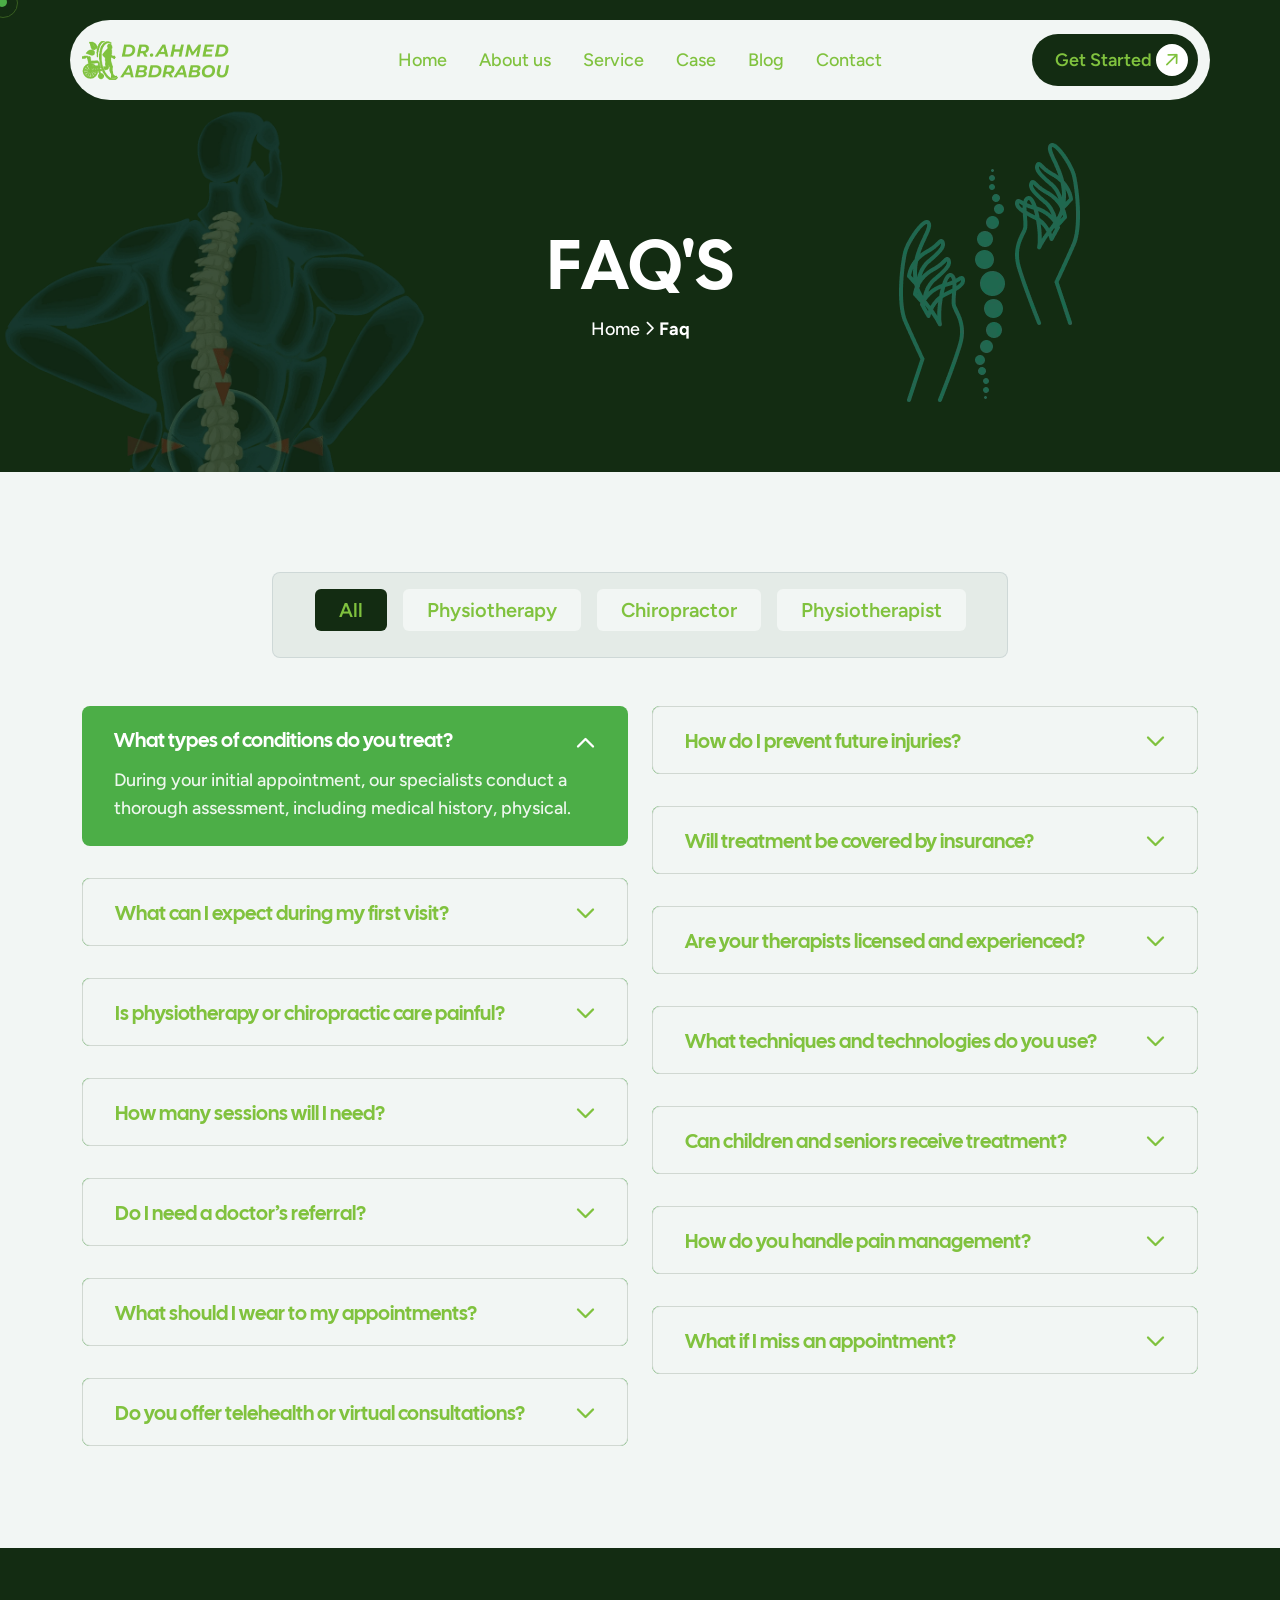
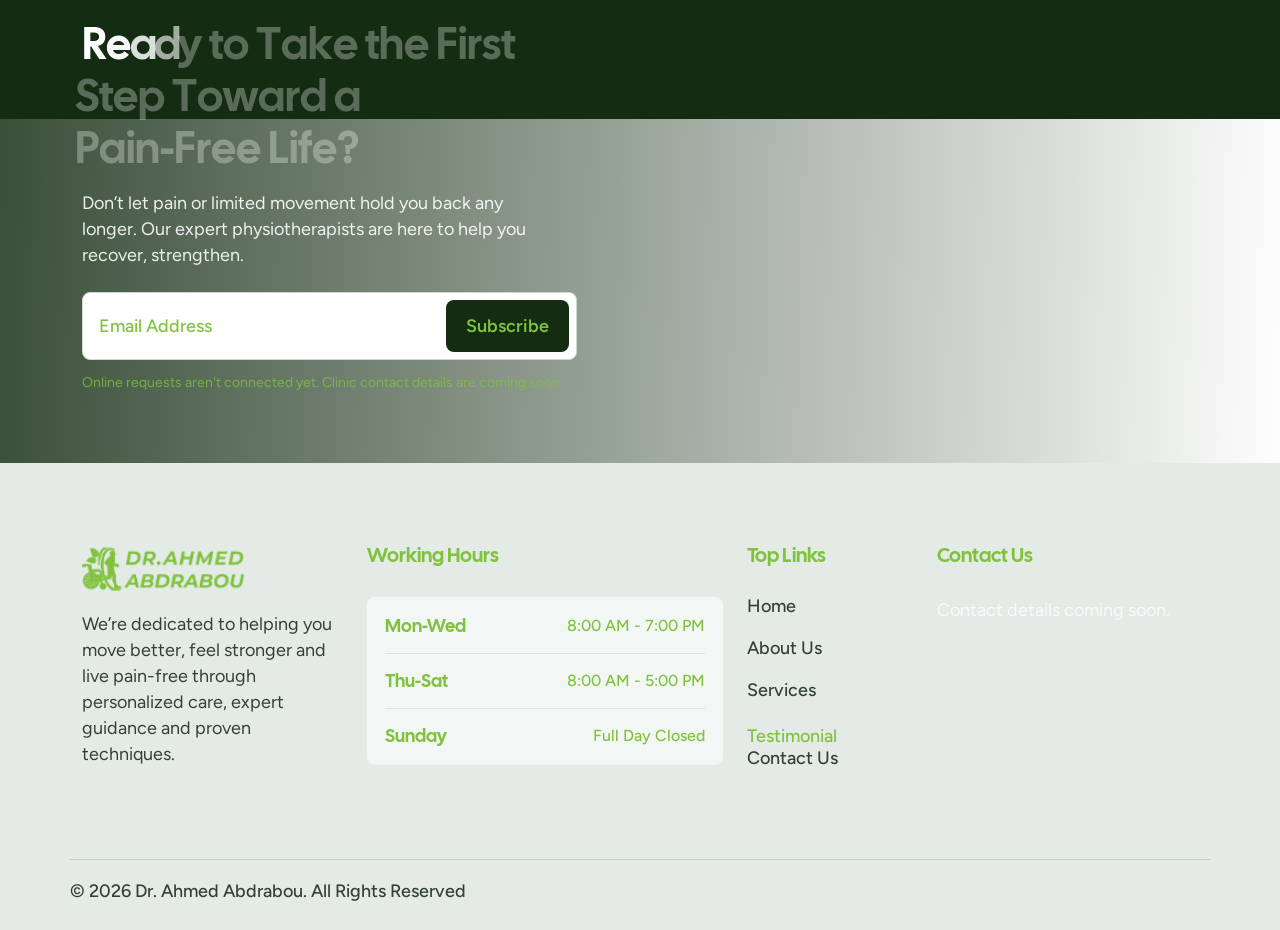
<file: faq.html>
<!DOCTYPE html>
<html lang="en">

<head>
    <meta charset="UTF-8">
    <meta name="viewport" content="width=device-width, initial-scale=1.0">
    <title>FAQ | Dr. Ahmed Abdrabou Physical Therapy</title>
    <meta name="description" content="Answers to common questions about physical therapy sessions, treatment and recovery.">
    <link rel="canonical" href="https://physical-therapy-orpin.vercel.app/faq.html">
    <meta property="og:type" content="website">
    <meta property="og:site_name" content="Dr. Ahmed Abdrabou Physical Therapy">
    <meta property="og:title" content="FAQ | Dr. Ahmed Abdrabou Physical Therapy">
    <meta property="og:description" content="Answers to common questions about physical therapy sessions, treatment and recovery.">
    <meta property="og:url" content="https://physical-therapy-orpin.vercel.app/faq.html">
    <meta property="og:image" content="https://physical-therapy-orpin.vercel.app/assets/img/og-image.jpg">
    <meta name="twitter:card" content="summary_large_image">

    <!-- fav logo -->
    <link rel="icon" href="assets/img/fav-icon.png" type="image/png">

    <!-- css files -->
    <!-- bootstrap css -->
    <link rel="stylesheet" href="assets/css/plugins/bootstrap.min.css">
    <!-- swiper css -->
    <link rel="stylesheet" href="assets/css/plugins/swiper-bundle.min.css">
    <!-- nice-select css -->
    <link rel="stylesheet" href="assets/css/plugins/nice-select.css">
    <!-- fontawesome css -->
    <link rel="stylesheet" href="assets/css/plugins/all.css">
    <!-- magnific-popup css -->
    <link rel="stylesheet" href="assets/css/plugins/magnific-popup.css">
    <!-- aos css -->
    <link rel="stylesheet" href="assets/css/plugins/aos.css">
    <!-- odometer css -->
    <link rel="stylesheet" href="assets/css/plugins/odometer-theme-default.min.css">
    <!-- custom css -->
    <link rel="stylesheet" href="assets/css/style.css">
</head>

<body>

    <!-- preloader -->
    <div class="preloader">
        <div class="loading-container">
            <div class="loading"></div>
            <div id="loading-icon"><img src="assets/img/preloader/vl-preloader-1.1.png" alt=""></div>
        </div>
    </div>

  <!--================= vkl header section start =================-->
    <header>
        <div id="vl-header-sticky" class="vl-header-area vl-header-area-2 vl-transparent-header">
            <div class="container vkl-header-padding vkl-bg-2 br-99">
                <div class="row align-items-center">
                    <div class="col-xl-2 col-md-6 col-6">
                        <div class="vl-logo">
                                <a href="index.html"><img class="w-100" src="assets/img/dr ahmed logo.png"
                                    alt="" style="    width: 147px !important;
    "></a>
                                  
                        </div>
                    </div>
                    <div class="col-xl-8 d-none d-xl-block">
                        <div class="vl-main-menu vl-main-menu-black text-center">
                            <nav class="vl-mobile-menu-active">
                                <ul>
                                    <li><a href="index.html">Home</a></li>
                                    <li><a href="about.html">About us</a></li>
                                    <li><a href="service.html">Service</a></li>
                                    <li><a href="case.html">Case</a></li>
                                    <li><a href="blog.html">Blog</a></li>
                                    <li><a href="contact.html">Contact</a></li>
                                </ul>
                            </nav>
                        </div>
                    </div>
                    <div class="col-xl-2 col-md-6 col-6">
                        <!-- header btn -->
                        <div class="vl-header-btn d-none d-xl-block">
                            <!-- btn -->
                            <a href="contact.html" class="vkl-btn-primary-2">Get Started <span class="arrow-icon"><i
                                        class="fa-regular fa-arrow-right"></i></span></a>
                        </div>
                        <!-- action btn -->
                        <div class="vl-header-action-item vl-header-action-item-2 d-block d-xl-none">
                            <button type="button" class="vl-offcanvas-toggle">
                                <svg xmlns="http://www.w3.org/2000/svg" width="30" height="16" viewBox="0 0 30 16">
                                    <rect x="10" width="20" height="2" fill="currentColor"></rect>
                                    <rect x="5" y="7" width="25" height="2" fill="currentColor"></rect>
                                    <rect x="10" y="14" width="20" height="2" fill="currentColor"></rect>
                                </svg>
                            </button>
                        </div>
                    </div>
                </div>
            </div>
        </div>
    </header>

    <!-- MouseCursor Start -->
    <div class="mouseCursor cursor-outer"></div>
    <div class="mouseCursor cursor-inner"></div>


    <!-- offcanvas menu start -->
    <div class="vl-offcanvas">
        <div class="vl-offcanvas-wrapper">
            <div class="vl-offcanvas-header d-flex justify-content-between align-items-center mb-50">
                <div class="vl-offcanvas-logo">
                    <a href="index.html"><img src="assets/img/dr ahmed logo.png" alt="" style="  width: 162px;
"></a>
                </div>
                <div class="vl-offcanvas-close">
                    <button class="vl-offcanvas-close-toggle"><i class="fa-solid fa-xmark"></i></button>
                </div>
            </div>

            <div class="vl-offcanvas-menu d-lg-block mb-40">
                <nav></nav>
            </div>


            <div class="vl-offcanvas-info mb-30">
                <h3 class="vl-offcanvas-sm-title mb-20">Contact Us</h3>
                <p>Contact details coming soon.</p>
            </div>

            <div class="vkl-offcanvas-btn mb-30">
                <a href="contact.html" class="w-100 text-center vkl-primary-btn">Contact Now</a>
            </div>
        </div>
    </div>
    <div class="vl-offcanvas-overlay"></div>
    <!-- offcanvas menu end -->

    <!--================= vkl header section End =================-->
    
            <main>
                <!--================= vkl breadcrumb section start =================-->
                <section class="vkl-banner-area vkl-banner-area-2 vkl-cmn-bg fix p-relative"
                    style="background-image: url(./assets/img/physiotherapy/banner/vl-hero-bg.webp);">
                    <div class="shape-1 shape-1-1 d-none d-md-block p-absolute"><img
                            src="assets/img/physiotherapy/banner/shape-1.webp" alt=""></div>
                    <div class="shape-2 shape-2-2 d-none d-md-block p-absolute"><img
                            src="assets/img/physiotherapy/banner/shape-2.webp" alt=""></div>
                    <div class="container">
                        <div class="row">
                            <div class="col-xl-9 mx-auto text-center">
                                <div class="vkl-hero-content">
                                    <!-- vkl section title start -->
                                    <div class="vkl-section-title">
                                        <h2 class="title title-2 text-effect pb-16">FAQ'S</h2>
                                    </div> <!-- vkl section title end -->
                                    <div class="vkl-breacrumb-menu">
                                        <ul>
                                            <li><a href="index.html">Home</a></li>
                                            <li><i class="fa-regular fa-angle-right"></i></li>
                                            <li><a class="active" href="#">Faq</a></li>
                                        </ul>
                                    </div>
                                </div>
                            </div>
                        </div>
                    </div>
                </section>
                <!--================= vkl breadcrumb section End =================-->

                <!--================= Faq section Start =================-->
                <!--================= Faq section Start =================-->
                <section class="vl-faq-iner vkl-bg-2 pt-100 pb-70">
                    <div class="container">
                        <div class="row">
                            <div class="col-lg-8 mx-auto">
                                <div class="vl-faq-tab-iner">
                                    <ul class="nav nav-pills" id="pills-tab" role="tablist">
                                        <li class="nav-item" role="presentation">
                                            <button class="nav-link active" id="pills-home-tab" data-bs-toggle="pill"
                                                data-bs-target="#pills-home" type="button" role="tab"
                                                aria-controls="pills-home" aria-selected="true">All</button>
                                        </li>
                                        <li class="nav-item" role="presentation">
                                            <button class="nav-link" id="pills-profile-tab" data-bs-toggle="pill"
                                                data-bs-target="#pills-profile" type="button" role="tab"
                                                aria-controls="pills-profile" aria-selected="false">Physiotherapy</button>
                                        </li>
                                        <li class="nav-item" role="presentation">
                                            <button class="nav-link" id="pills-contact-tab" data-bs-toggle="pill"
                                                data-bs-target="#pills-contact" type="button" role="tab"
                                                aria-controls="pills-contact" aria-selected="false">Chiropractor</button>
                                        </li>
                                        <li class="nav-item" role="presentation">
                                            <button class="nav-link" id="pills-clinic-tab" data-bs-toggle="pill"
                                                data-bs-target="#pills-clinic" type="button" role="tab"
                                                aria-controls="pills-clinic" aria-selected="false">Physiotherapist</button>
                                        </li>
                                    </ul>
                                </div>
                            </div>
                        </div>
                        <div class="row">
                            <div class="col-lg-12">
                                <div class="vl-faq-inerpa">
                                    <div class="row">
                                        <div class="tab-content" id="pills-tabContent">
                                            <div class="tab-pane fade show active" id="pills-home" role="tabpanel"
                                                aria-labelledby="pills-home-tab" tabindex="0">
                                                <div class="row">
                                                    <div class="col-lg-6">
                                                        <div class="accordion" id="accordionExample">
                                                            <!-- single item -->
                                                            <div class="vl-accordion-item">
                                                                <h2 class="accordion-header" id="headingOne">
                                                                    <button class="vl-accordion-button" type="button"
                                                                        data-bs-toggle="collapse"
                                                                        data-bs-target="#collapseOne"
                                                                        aria-expanded="true"
                                                                        aria-controls="collapseOne">
                                                                       What types of conditions do you treat? <span class="vl-faqarrow"><i
                                                                                class="fa-regular fa-angle-down"></i></span>
                                                                    </button>
                                                                </h2>
                                                                <div id="collapseOne"
                                                                    class="accordion-collapse collapse show"
                                                                    aria-labelledby="headingOne"
                                                                    data-bs-parent="#accordionExample">
                                                                    <div class="vl-accordion-body">
                                                                        <p class="para">During your initial appointment, our specialists conduct a <br class="d-none d-xl-block"> thorough assessment, including medical history, physical.</p>
                                                                    </div>
                                                                </div>
                                                            </div>
                                                            <!-- single item -->
                                                            <div class="vl-accordion-item">
                                                                <h2 class="accordion-header" id="headingTwo">
                                                                    <button class="vl-accordion-button collapsed"
                                                                        type="button" data-bs-toggle="collapse"
                                                                        data-bs-target="#collapseTwo"
                                                                        aria-expanded="false"
                                                                        aria-controls="collapseTwo">
                                                                        What can I expect during my first visit? <span class="vl-faqarrow"><i
                                                                                class="fa-regular fa-angle-down"></i></span>
                                                                    </button>
                                                                </h2>
                                                                <div id="collapseTwo"
                                                                    class="accordion-collapse collapse"
                                                                    aria-labelledby="headingTwo"
                                                                    data-bs-parent="#accordionExample">
                                                                    <div class="vl-accordion-body">
                                                                        <p class="para">During your initial appointment, our specialists conduct a <br class="d-none d-xl-block"> thorough assessment, including medical history, physical.</p>
                                                                    </div>
                                                                </div>
                                                            </div>
                                                            <!-- single item -->
                                                            <div class="vl-accordion-item">
                                                                <h2 class="accordion-header" id="heading3">
                                                                    <button class="vl-accordion-button collapsed"
                                                                        type="button" data-bs-toggle="collapse"
                                                                        data-bs-target="#collapse3"
                                                                        aria-expanded="false" aria-controls="collapse3">
                                                                        Is physiotherapy or chiropractic care painful?
                                                                        <span class="vl-faqarrow"><i
                                                                                class="fa-regular fa-angle-down"></i></span>
                                                                    </button>
                                                                </h2>
                                                                <div id="collapse3" class="accordion-collapse collapse"
                                                                    aria-labelledby="heading3"
                                                                    data-bs-parent="#accordionExample">
                                                                    <div class="vl-accordion-body">
                                                                        <p class="para">During your initial appointment, our specialists conduct a <br class="d-none d-xl-block"> thorough assessment, including medical history, physical.</p>
                                                                    </div>
                                                                </div>
                                                            </div>
                                                            <!-- single item -->
                                                            <div class="vl-accordion-item">
                                                                <h2 class="accordion-header" id="heading4">
                                                                    <button class="vl-accordion-button collapsed"
                                                                        type="button" data-bs-toggle="collapse"
                                                                        data-bs-target="#collapse4"
                                                                        aria-expanded="false" aria-controls="collapse4">
                                                                        How many sessions will I need? <span class="vl-faqarrow"><i
                                                                                class="fa-regular fa-angle-down"></i></span>
                                                                    </button>
                                                                </h2>
                                                                <div id="collapse4" class="accordion-collapse collapse"
                                                                    aria-labelledby="heading4"
                                                                    data-bs-parent="#accordionExample">
                                                                    <div class="vl-accordion-body">
                                                                        <p class="para">During your initial appointment, our specialists conduct a <br class="d-none d-xl-block"> thorough assessment, including medical history, physical.</p>
                                                                    </div>
                                                                </div>
                                                            </div>
                                                            <!-- single item -->
                                                            <div class="vl-accordion-item">
                                                                <h2 class="accordion-header" id="heading5">
                                                                    <button class="vl-accordion-button collapsed"
                                                                        type="button" data-bs-toggle="collapse"
                                                                        data-bs-target="#collapse5"
                                                                        aria-expanded="false" aria-controls="collapse5">
                                                                        Do I need a doctor’s referral?
                                                                        <span class="vl-faqarrow"><i
                                                                                class="fa-regular fa-angle-down"></i></span>
                                                                    </button>
                                                                </h2>
                                                                <div id="collapse5" class="accordion-collapse collapse"
                                                                    aria-labelledby="heading5"
                                                                    data-bs-parent="#accordionExample">
                                                                    <div class="vl-accordion-body">
                                                                        <p class="para">During your initial appointment, our specialists conduct a <br class="d-none d-xl-block"> thorough assessment, including medical history, physical.</p>
                                                                    </div>
                                                                </div>
                                                            </div>
                                                            <!-- single item -->
                                                            <div class="vl-accordion-item">
                                                                <h2 class="accordion-header" id="heading6">
                                                                    <button class="vl-accordion-button collapsed"
                                                                        type="button" data-bs-toggle="collapse"
                                                                        data-bs-target="#collapse6"
                                                                        aria-expanded="false" aria-controls="collapse6">
                                                                        What should I wear to my appointments? <span class="vl-faqarrow"><i
                                                                                class="fa-regular fa-angle-down"></i></span>
                                                                    </button>
                                                                </h2>
                                                                <div id="collapse6" class="accordion-collapse collapse"
                                                                    aria-labelledby="heading6"
                                                                    data-bs-parent="#accordionExample">
                                                                    <div class="vl-accordion-body">
                                                                        <p class="para">During your initial appointment, our specialists conduct a <br class="d-none d-xl-block"> thorough assessment, including medical history, physical.</p>
                                                                    </div>
                                                                </div>
                                                            </div>
                                                            <!-- single item -->
                                                            <div class="vl-accordion-item">
                                                                <h2 class="accordion-header" id="heading7">
                                                                    <button class="vl-accordion-button collapsed"
                                                                        type="button" data-bs-toggle="collapse"
                                                                        data-bs-target="#collapse7"
                                                                        aria-expanded="false" aria-controls="collapse7">
                                                                        Do you offer telehealth or virtual consultations? <span
                                                                            class="vl-faqarrow"><i
                                                                                class="fa-regular fa-angle-down"></i></span>
                                                                    </button>
                                                                </h2>
                                                                <div id="collapse7" class="accordion-collapse collapse"
                                                                    aria-labelledby="heading7"
                                                                    data-bs-parent="#accordionExample">
                                                                    <div class="vl-accordion-body">
                                                                        <p class="para">During your initial appointment, our specialists conduct a <br class="d-none d-xl-block"> thorough assessment, including medical history, physical.</p>
                                                                    </div>
                                                                </div>
                                                            </div>
                                                        </div>
                                                    </div>
                                                    <div class="col-lg-6">
                                                        <div class="accordion" id="accordionExample1">
                                                            <!-- single item -->
                                                            <div class="vl-accordion-item">
                                                                <h2 class="accordion-header" id="heading8">
                                                                    <button class="vl-accordion-button collapsed"
                                                                        type="button" data-bs-toggle="collapse"
                                                                        data-bs-target="#collapse8"
                                                                        aria-expanded="false" aria-controls="collapse8">
                                                                        How do I prevent future injuries? <span class="vl-faqarrow"><i
                                                                                class="fa-regular fa-angle-down"></i></span>
                                                                    </button>
                                                                </h2>
                                                                <div id="collapse8" class="accordion-collapse collapse"
                                                                    aria-labelledby="heading8"
                                                                    data-bs-parent="#accordionExample1">
                                                                    <div class="vl-accordion-body">
                                                                        <p class="para">During your initial appointment, our specialists conduct a <br class="d-none d-xl-block"> thorough assessment, including medical history, physical.</p>
                                                                    </div>
                                                                </div>
                                                            </div>
                                                            <!-- single item -->
                                                            <div class="vl-accordion-item">
                                                                <h2 class="accordion-header" id="heading9">
                                                                    <button class="vl-accordion-button collapsed"
                                                                        type="button" data-bs-toggle="collapse"
                                                                        data-bs-target="#collapse9"
                                                                        aria-expanded="false" aria-controls="collapse9">
                                                                        Will treatment be covered by insurance? <span
                                                                            class="vl-faqarrow"><i
                                                                                class="fa-regular fa-angle-down"></i></span>
                                                                    </button>
                                                                </h2>
                                                                <div id="collapse9" class="accordion-collapse collapse"
                                                                    aria-labelledby="heading9"
                                                                    data-bs-parent="#accordionExample1">
                                                                    <div class="vl-accordion-body">
                                                                        <p class="para">During your initial appointment, our specialists conduct a <br class="d-none d-xl-block"> thorough assessment, including medical history, physical.</p>
                                                                    </div>
                                                                </div>
                                                            </div>
                                                            <!-- single item -->
                                                            <div class="vl-accordion-item">
                                                                <h2 class="accordion-header" id="heading10">
                                                                    <button class="vl-accordion-button collapsed"
                                                                        type="button" data-bs-toggle="collapse"
                                                                        data-bs-target="#collapse10"
                                                                        aria-expanded="false"
                                                                        aria-controls="collapse10">
                                                                       Are your therapists licensed and experienced? <span
                                                                            class="vl-faqarrow"><i
                                                                                class="fa-regular fa-angle-down"></i></span>
                                                                    </button>
                                                                </h2>
                                                                <div id="collapse10" class="accordion-collapse collapse"
                                                                    aria-labelledby="heading10"
                                                                    data-bs-parent="#accordionExample1">
                                                                    <div class="vl-accordion-body">
                                                                        <p class="para">During your initial appointment, our specialists conduct a <br class="d-none d-xl-block"> thorough assessment, including medical history, physical.</p>
                                                                    </div>
                                                                </div>
                                                            </div>
                                                            <!-- single item -->
                                                            <div class="vl-accordion-item">
                                                                <h2 class="accordion-header" id="heading11">
                                                                    <button class="vl-accordion-button collapsed"
                                                                        type="button" data-bs-toggle="collapse"
                                                                        data-bs-target="#collapse11"
                                                                        aria-expanded="false"
                                                                        aria-controls="collapse11">
                                                                       What techniques and technologies do you use?
                                                                        <span class="vl-faqarrow"><i
                                                                                class="fa-regular fa-angle-down"></i></span>
                                                                    </button>
                                                                </h2>
                                                                <div id="collapse11" class="accordion-collapse collapse"
                                                                    aria-labelledby="heading11"
                                                                    data-bs-parent="#accordionExample1">
                                                                    <div class="vl-accordion-body">
                                                                        <p class="para">During your initial appointment, our specialists conduct a <br class="d-none d-xl-block"> thorough assessment, including medical history, physical.</p>
                                                                    </div>
                                                                </div>
                                                            </div>
                                                            <!-- single item -->
                                                            <div class="vl-accordion-item">
                                                                <h2 class="accordion-header" id="heading12">
                                                                    <button class="vl-accordion-button collapsed"
                                                                        type="button" data-bs-toggle="collapse"
                                                                        data-bs-target="#collapse12"
                                                                        aria-expanded="false"
                                                                        aria-controls="collapse12">
                                                                        Can children and seniors receive treatment?
                                                                        <span class="vl-faqarrow"><i
                                                                                class="fa-regular fa-angle-down"></i></span>
                                                                    </button>
                                                                </h2>
                                                                <div id="collapse12" class="accordion-collapse collapse"
                                                                    aria-labelledby="heading12"
                                                                    data-bs-parent="#accordionExample1">
                                                                    <div class="vl-accordion-body">
                                                                        <p class="para">During your initial appointment, our specialists conduct a <br class="d-none d-xl-block"> thorough assessment, including medical history, physical.</p>
                                                                    </div>
                                                                </div>
                                                            </div>
                                                            <!-- single item -->
                                                            <div class="vl-accordion-item">
                                                                <h2 class="accordion-header" id="heading13">
                                                                    <button class="vl-accordion-button collapsed"
                                                                        type="button" data-bs-toggle="collapse"
                                                                        data-bs-target="#collapse13"
                                                                        aria-expanded="false"
                                                                        aria-controls="collapse13">
                                                                       How do you handle pain management? <span class="vl-faqarrow"><i
                                                                                class="fa-regular fa-angle-down"></i></span>
                                                                    </button>
                                                                </h2>
                                                                <div id="collapse13" class="accordion-collapse collapse"
                                                                    aria-labelledby="heading13"
                                                                    data-bs-parent="#accordionExample1">
                                                                    <div class="vl-accordion-body">
                                                                        <p class="para">During your initial appointment, our specialists conduct a <br class="d-none d-xl-block"> thorough assessment, including medical history, physical.</p>
                                                                    </div>
                                                                </div>
                                                            </div>
                                                            <!-- single item -->
                                                            <div class="vl-accordion-item">
                                                                <h2 class="accordion-header" id="heading14">
                                                                    <button class="vl-accordion-button collapsed"
                                                                        type="button" data-bs-toggle="collapse"
                                                                        data-bs-target="#collapse14"
                                                                        aria-expanded="false"
                                                                        aria-controls="collapse14">
                                                                        What if I miss an appointment? <span class="vl-faqarrow"><i
                                                                                class="fa-regular fa-angle-down"></i></span>
                                                                    </button>
                                                                </h2>
                                                                <div id="collapse14" class="accordion-collapse collapse"
                                                                    aria-labelledby="heading14"
                                                                    data-bs-parent="#accordionExample1">
                                                                    <div class="vl-accordion-body">
                                                                        <p class="para">During your initial appointment, our specialists conduct a <br class="d-none d-xl-block"> thorough assessment, including medical history, physical.</p>
                                                                    </div>
                                                                </div>
                                                            </div>
                                                        </div>
                                                    </div>
                                                </div>
                                            </div>
                                            <div class="tab-pane fade" id="pills-profile" role="tabpanel"
                                                aria-labelledby="pills-profile-tab" tabindex="0">
                                                <div class="row">
                                                    <div class="col-lg-6">
                                                        <div class="accordion" id="accordionExample2">
                                                            <!-- single item -->
                                                            <div class="vl-accordion-item">
                                                                <h2 class="accordion-header" id="heading15">
                                                                    <button class="vl-accordion-button collapsed"
                                                                        type="button" data-bs-toggle="collapse"
                                                                        data-bs-target="#collapse15"
                                                                        aria-expanded="false"
                                                                        aria-controls="collapse15">
                                                                        How long is each treatment session? <span class="vl-faqarrow"><i
                                                                                class="fa-regular fa-angle-down"></i></span>
                                                                    </button>
                                                                </h2>
                                                                <div id="collapse15" class="accordion-collapse collapse"
                                                                    aria-labelledby="heading15"
                                                                    data-bs-parent="#accordionExample2">
                                                                    <div class="vl-accordion-body">
                                                                        <p class="para">During your initial appointment, our specialists conduct a <br class="d-none d-xl-block"> thorough assessment, including medical history, physical.</p>
                                                                    </div>
                                                                </div>
                                                            </div>
                                                            <!-- single item -->
                                                            <div class="vl-accordion-item">
                                                                <h2 class="accordion-header" id="heading16">
                                                                    <button class="vl-accordion-button collapsed"
                                                                        type="button" data-bs-toggle="collapse"
                                                                        data-bs-target="#collapse16"
                                                                        aria-expanded="false"
                                                                        aria-controls="collapse16">
                                                                       What should I do before my first appointment? <span class="vl-faqarrow"><i
                                                                                class="fa-regular fa-angle-down"></i></span>
                                                                    </button>
                                                                </h2>
                                                                <div id="collapse16" class="accordion-collapse collapse"
                                                                    aria-labelledby="heading16"
                                                                    data-bs-parent="#accordionExample2">
                                                                    <div class="vl-accordion-body">
                                                                        <p class="para">During your initial appointment, our specialists conduct a <br class="d-none d-xl-block"> thorough assessment, including medical history, physical.</p>
                                                                    </div>
                                                                </div>
                                                            </div>
                                                            <!-- single item -->
                                                            <div class="vl-accordion-item">
                                                                <h2 class="accordion-header" id="heading17">
                                                                    <button class="vl-accordion-button collapsed"
                                                                        type="button" data-bs-toggle="collapse"
                                                                        data-bs-target="#collapse17"
                                                                        aria-expanded="false"
                                                                        aria-controls="collapse17">
                                                                        How quickly will I see results from treatment?
                                                                        <span class="vl-faqarrow"><i
                                                                                class="fa-regular fa-angle-down"></i></span>
                                                                    </button>
                                                                </h2>
                                                                <div id="collapse17" class="accordion-collapse collapse"
                                                                    aria-labelledby="heading17"
                                                                    data-bs-parent="#accordionExample2">
                                                                    <div class="vl-accordion-body">
                                                                        <p class="para">During your initial appointment, our specialists conduct a <br class="d-none d-xl-block"> thorough assessment, including medical history, physical.</p>
                                                                    </div>
                                                                </div>
                                                            </div>
                                                            <!-- single item -->
                                                            <div class="vl-accordion-item">
                                                                <h2 class="accordion-header" id="heading18">
                                                                    <button class="vl-accordion-button collapsed"
                                                                        type="button" data-bs-toggle="collapse"
                                                                        data-bs-target="#collapse18"
                                                                        aria-expanded="false"
                                                                        aria-controls="collapse18">
                                                                       Are your treatments safe? <span class="vl-faqarrow"><i
                                                                                class="fa-regular fa-angle-down"></i></span>
                                                                    </button>
                                                                </h2>
                                                                <div id="collapse18" class="accordion-collapse collapse"
                                                                    aria-labelledby="heading18"
                                                                    data-bs-parent="#accordionExample2">
                                                                    <div class="vl-accordion-body">
                                                                        <p class="para">During your initial appointment, our specialists conduct a <br class="d-none d-xl-block"> thorough assessment, including medical history, physical.</p>
                                                                    </div>
                                                                </div>
                                                            </div>
                                                            <!-- single item -->
                                                            <div class="vl-accordion-item">
                                                                <h2 class="accordion-header" id="heading19">
                                                                    <button class="vl-accordion-button collapsed"
                                                                        type="button" data-bs-toggle="collapse"
                                                                        data-bs-target="#collapse19"
                                                                        aria-expanded="false"
                                                                        aria-controls="collapse19">
                                                                        What if I have multiple health conditions?
                                                                        <span class="vl-faqarrow"><i
                                                                                class="fa-regular fa-angle-down"></i></span>
                                                                    </button>
                                                                </h2>
                                                                <div id="collapse19" class="accordion-collapse collapse"
                                                                    aria-labelledby="heading19"
                                                                    data-bs-parent="#accordionExample2">
                                                                    <div class="vl-accordion-body">
                                                                        <p class="para">During your initial appointment, our specialists conduct a <br class="d-none d-xl-block"> thorough assessment, including medical history, physical.</p>
                                                                    </div>
                                                                </div>
                                                            </div>
                                                            <!-- single item -->
                                                            <div class="vl-accordion-item">
                                                                <h2 class="accordion-header" id="heading20">
                                                                    <button class="vl-accordion-button collapsed"
                                                                        type="button" data-bs-toggle="collapse"
                                                                        data-bs-target="#collapse20"
                                                                        aria-expanded="false"
                                                                        aria-controls="collapse20">
                                                                       Do you offer home exercise programs? <span class="vl-faqarrow"><i
                                                                                class="fa-regular fa-angle-down"></i></span>
                                                                    </button>
                                                                </h2>
                                                                <div id="collapse20" class="accordion-collapse collapse"
                                                                    aria-labelledby="heading20"
                                                                    data-bs-parent="#accordionExample2">
                                                                    <div class="vl-accordion-body">
                                                                        <p class="para">During your initial appointment, our specialists conduct a <br class="d-none d-xl-block"> thorough assessment, including medical history, physical.</p>
                                                                    </div>
                                                                </div>
                                                            </div>
                                                            <!-- single item -->
                                                            <div class="vl-accordion-item">
                                                                <h2 class="accordion-header" id="heading21">
                                                                    <button class="vl-accordion-button collapsed"
                                                                        type="button" data-bs-toggle="collapse"
                                                                        data-bs-target="#collapse21"
                                                                        aria-expanded="false"
                                                                        aria-controls="collapse21">
                                                                        Are veneers the right choice for me? <span
                                                                            class="vl-faqarrow"><i
                                                                                class="fa-regular fa-angle-down"></i></span>
                                                                    </button>
                                                                </h2>
                                                                <div id="collapse21" class="accordion-collapse collapse"
                                                                    aria-labelledby="heading21"
                                                                    data-bs-parent="#accordionExample2">
                                                                    <div class="vl-accordion-body">
                                                                        <p class="para">During your initial appointment, our specialists conduct a <br class="d-none d-xl-block"> thorough assessment, including medical history, physical.</p>
                                                                    </div>
                                                                </div>
                                                            </div>
                                                        </div>
                                                    </div>
                                                    <div class="col-lg-6">
                                                        <div class="accordion" id="accordionExample3">
                                                            <!-- single item -->
                                                            <div class="vl-accordion-item">
                                                                <h2 class="accordion-header" id="heading22">
                                                                    <button class="vl-accordion-button collapsed"
                                                                        type="button" data-bs-toggle="collapse"
                                                                        data-bs-target="#collapse22"
                                                                        aria-expanded="false"
                                                                        aria-controls="collapse22">
                                                                        How does Invisalign compare to traditional
                                                                        braces? <span class="vl-faqarrow"><i
                                                                                class="fa-regular fa-angle-down"></i></span>
                                                                    </button>
                                                                </h2>
                                                                <div id="collapse22" class="accordion-collapse collapse"
                                                                    aria-labelledby="heading22"
                                                                    data-bs-parent="#accordionExample3">
                                                                    <div class="vl-accordion-body">
                                                                        <p class="para">During your initial appointment, our specialists conduct a <br class="d-none d-xl-block"> thorough assessment, including medical history, physical.</p>
                                                                    </div>
                                                                </div>
                                                            </div>
                                                            <!-- single item -->
                                                            <div class="vl-accordion-item">
                                                                <h2 class="accordion-header" id="heading23">
                                                                    <button class="vl-accordion-button collapsed"
                                                                        type="button" data-bs-toggle="collapse"
                                                                        data-bs-target="#collapse23"
                                                                        aria-expanded="false"
                                                                        aria-controls="collapse23">
                                                                        What should I do if I have a toothache? <span
                                                                            class="vl-faqarrow"><i
                                                                                class="fa-regular fa-angle-down"></i></span>
                                                                    </button>
                                                                </h2>
                                                                <div id="collapse23" class="accordion-collapse collapse"
                                                                    aria-labelledby="heading23"
                                                                    data-bs-parent="#accordionExample3">
                                                                    <div class="vl-accordion-body">
                                                                        <p class="para">During your initial appointment, our specialists conduct a <br class="d-none d-xl-block"> thorough assessment, including medical history, physical.</p>
                                                                    </div>
                                                                </div>
                                                            </div>
                                                            <!-- single item -->
                                                            <div class="vl-accordion-item">
                                                                <h2 class="accordion-header" id="heading24">
                                                                    <button class="vl-accordion-button collapsed"
                                                                        type="button" data-bs-toggle="collapse"
                                                                        data-bs-target="#collapse24"
                                                                        aria-expanded="false"
                                                                        aria-controls="collapse24">
                                                                        How do I handle a knocked-out tooth? <span
                                                                            class="vl-faqarrow"><i
                                                                                class="fa-regular fa-angle-down"></i></span>
                                                                    </button>
                                                                </h2>
                                                                <div id="collapse24" class="accordion-collapse collapse"
                                                                    aria-labelledby="heading24"
                                                                    data-bs-parent="#accordionExample3">
                                                                    <div class="vl-accordion-body">
                                                                        <p class="para">During your initial appointment, our specialists conduct a <br class="d-none d-xl-block"> thorough assessment, including medical history, physical.</p>
                                                                    </div>
                                                                </div>
                                                            </div>
                                                            <!-- single item -->
                                                            <div class="vl-accordion-item">
                                                                <h2 class="accordion-header" id="heading25">
                                                                    <button class="vl-accordion-button collapsed"
                                                                        type="button" data-bs-toggle="collapse"
                                                                        data-bs-target="#collapse25"
                                                                        aria-expanded="false"
                                                                        aria-controls="collapse25">
                                                                        What is the process for getting dental implants?
                                                                        <span class="vl-faqarrow"><i
                                                                                class="fa-regular fa-angle-down"></i></span>
                                                                    </button>
                                                                </h2>
                                                                <div id="collapse25" class="accordion-collapse collapse"
                                                                    aria-labelledby="heading25"
                                                                    data-bs-parent="#accordionExample3">
                                                                    <div class="vl-accordion-body">
                                                                        <p class="para">During your initial appointment, our specialists conduct a <br class="d-none d-xl-block"> thorough assessment, including medical history, physical.</p>
                                                                    </div>
                                                                </div>
                                                            </div>
                                                            <!-- single item -->
                                                            <div class="vl-accordion-item">
                                                                <h2 class="accordion-header" id="heading26">
                                                                    <button class="vl-accordion-button collapsed"
                                                                        type="button" data-bs-toggle="collapse"
                                                                        data-bs-target="#collapse26"
                                                                        aria-expanded="false"
                                                                        aria-controls="collapse26">
                                                                        Do you offer treatments for TMJ or jaw pain?
                                                                        <span class="vl-faqarrow"><i
                                                                                class="fa-regular fa-angle-down"></i></span>
                                                                    </button>
                                                                </h2>
                                                                <div id="collapse26" class="accordion-collapse collapse"
                                                                    aria-labelledby="heading26"
                                                                    data-bs-parent="#accordionExample3">
                                                                    <div class="vl-accordion-body">
                                                                        <p class="para">We understand that you may have
                                                                            questions about our <br> mission, how
                                                                            donations are used, & ways you can get.</p>
                                                                    </div>
                                                                </div>
                                                            </div>
                                                            <!-- single item -->
                                                            <div class="vl-accordion-item">
                                                                <h2 class="accordion-header" id="heading27">
                                                                    <button class="vl-accordion-button collapsed"
                                                                        type="button" data-bs-toggle="collapse"
                                                                        data-bs-target="#collapse27"
                                                                        aria-expanded="false"
                                                                        aria-controls="collapse27">
                                                                        How long does it take to recover from oral
                                                                        surgery? <span class="vl-faqarrow"><i
                                                                                class="fa-regular fa-angle-down"></i></span>
                                                                    </button>
                                                                </h2>
                                                                <div id="collapse27" class="accordion-collapse collapse"
                                                                    aria-labelledby="heading27"
                                                                    data-bs-parent="#accordionExample3">
                                                                    <div class="vl-accordion-body">
                                                                        <p class="para">We understand that you may have
                                                                            questions about our <br> mission, how
                                                                            donations are used, & ways you can get.</p>
                                                                    </div>
                                                                </div>
                                                            </div>
                                                            <!-- single item -->
                                                            <div class="vl-accordion-item">
                                                                <h2 class="accordion-header" id="heading28">
                                                                    <button class="vl-accordion-button collapsed"
                                                                        type="button" data-bs-toggle="collapse"
                                                                        data-bs-target="#collapse28"
                                                                        aria-expanded="false"
                                                                        aria-controls="collapse28">
                                                                        What foods should I avoid after a dental
                                                                        procedure? <span class="vl-faqarrow"><i
                                                                                class="fa-regular fa-angle-down"></i></span>
                                                                    </button>
                                                                </h2>
                                                                <div id="collapse28" class="accordion-collapse collapse"
                                                                    aria-labelledby="heading28"
                                                                    data-bs-parent="#accordionExample3">
                                                                    <div class="vl-accordion-body">
                                                                        <p class="para">We understand that you may have
                                                                            questions about our <br> mission, how
                                                                            donations are used, & ways you can get.</p>
                                                                    </div>
                                                                </div>
                                                            </div>
                                                        </div>
                                                    </div>
                                                </div>
                                            </div>
                                            <div class="tab-pane fade" id="pills-contact" role="tabpanel"
                                                aria-labelledby="pills-contact-tab" tabindex="0">
                                                <div class="row">
                                                    <div class="col-lg-6">
                                                        <div class="accordion" id="accordionExample4">
                                                            <!-- single item -->
                                                            <div class="vl-accordion-item">
                                                                <h2 class="accordion-header" id="heading29">
                                                                    <button class="vl-accordion-button collapsed"
                                                                        type="button" data-bs-toggle="collapse"
                                                                        data-bs-target="#collapse29"
                                                                        aria-expanded="false"
                                                                        aria-controls="collapse29">
                                                                        What are the options for replacing missing
                                                                        teeth? <span class="vl-faqarrow"><i
                                                                                class="fa-regular fa-angle-down"></i></span>
                                                                    </button>
                                                                </h2>
                                                                <div id="collapse29" class="accordion-collapse collapse"
                                                                    aria-labelledby="heading29"
                                                                    data-bs-parent="#accordionExample4">
                                                                    <div class="vl-accordion-body">
                                                                        <p class="para">We understand that you may have
                                                                            questions about our <br> mission, how
                                                                            donations are used, & ways you can get.</p>
                                                                    </div>
                                                                </div>
                                                            </div>
                                                            <!-- single item -->
                                                            <div class="vl-accordion-item">
                                                                <h2 class="accordion-header" id="heading30">
                                                                    <button class="vl-accordion-button collapsed"
                                                                        type="button" data-bs-toggle="collapse"
                                                                        data-bs-target="#collapse30"
                                                                        aria-expanded="false"
                                                                        aria-controls="collapse30">
                                                                        What is the difference between a crown and a
                                                                        filling? <span class="vl-faqarrow"><i
                                                                                class="fa-regular fa-angle-down"></i></span>
                                                                    </button>
                                                                </h2>
                                                                <div id="collapse30" class="accordion-collapse collapse"
                                                                    aria-labelledby="heading30"
                                                                    data-bs-parent="#accordionExample4">
                                                                    <div class="vl-accordion-body">
                                                                        <p class="para">We understand that you may have
                                                                            questions about our <br> mission, how
                                                                            donations are used, & ways you can get.</p>
                                                                    </div>
                                                                </div>
                                                            </div>
                                                            <!-- single item -->
                                                            <div class="vl-accordion-item">
                                                                <h2 class="accordion-header" id="heading31">
                                                                    <button class="vl-accordion-button collapsed"
                                                                        type="button" data-bs-toggle="collapse"
                                                                        data-bs-target="#collapse31"
                                                                        aria-expanded="false"
                                                                        aria-controls="collapse31">
                                                                        How often should I brush and floss my teeth?
                                                                        <span class="vl-faqarrow"><i
                                                                                class="fa-regular fa-angle-down"></i></span>
                                                                    </button>
                                                                </h2>
                                                                <div id="collapse31" class="accordion-collapse collapse"
                                                                    aria-labelledby="heading31"
                                                                    data-bs-parent="#accordionExample4">
                                                                    <div class="vl-accordion-body">
                                                                        <p class="para">We understand that you may have
                                                                            questions about our <br> mission, how
                                                                            donations are used, & ways you can get.</p>
                                                                    </div>
                                                                </div>
                                                            </div>
                                                            <!-- single item -->
                                                            <div class="vl-accordion-item">
                                                                <h2 class="accordion-header" id="heading32">
                                                                    <button class="vl-accordion-button collapsed"
                                                                        type="button" data-bs-toggle="collapse"
                                                                        data-bs-target="#collapse32"
                                                                        aria-expanded="false"
                                                                        aria-controls="collapse32">
                                                                        When should my child have their first dental
                                                                        visit? <span class="vl-faqarrow"><i
                                                                                class="fa-regular fa-angle-down"></i></span>
                                                                    </button>
                                                                </h2>
                                                                <div id="collapse32" class="accordion-collapse collapse"
                                                                    aria-labelledby="heading32"
                                                                    data-bs-parent="#accordionExample4">
                                                                    <div class="vl-accordion-body">
                                                                        <p class="para">We understand that you may have
                                                                            questions about our <br> mission, how
                                                                            donations are used, & ways you can get.</p>
                                                                    </div>
                                                                </div>
                                                            </div>
                                                            <!-- single item -->
                                                            <div class="vl-accordion-item">
                                                                <h2 class="accordion-header" id="heading33">
                                                                    <button class="vl-accordion-button collapsed"
                                                                        type="button" data-bs-toggle="collapse"
                                                                        data-bs-target="#collapse33"
                                                                        aria-expanded="false"
                                                                        aria-controls="collapse33">
                                                                        How can I schedule or reschedule an appointment?
                                                                        <span class="vl-faqarrow"><i
                                                                                class="fa-regular fa-angle-down"></i></span>
                                                                    </button>
                                                                </h2>
                                                                <div id="collapse33" class="accordion-collapse collapse"
                                                                    aria-labelledby="heading33"
                                                                    data-bs-parent="#accordionExample4">
                                                                    <div class="vl-accordion-body">
                                                                        <p class="para">We understand that you may have
                                                                            questions about our <br> mission, how
                                                                            donations are used, & ways you can get.</p>
                                                                    </div>
                                                                </div>
                                                            </div>
                                                            <!-- single item -->
                                                            <div class="vl-accordion-item">
                                                                <h2 class="accordion-header" id="heading34">
                                                                    <button class="vl-accordion-button collapsed"
                                                                        type="button" data-bs-toggle="collapse"
                                                                        data-bs-target="#collapse34"
                                                                        aria-expanded="false"
                                                                        aria-controls="collapse34">
                                                                        What should I expect during my first
                                                                        appointment? <span class="vl-faqarrow"><i
                                                                                class="fa-regular fa-angle-down"></i></span>
                                                                    </button>
                                                                </h2>
                                                                <div id="collapse34" class="accordion-collapse collapse"
                                                                    aria-labelledby="heading34"
                                                                    data-bs-parent="#accordionExample4">
                                                                    <div class="vl-accordion-body">
                                                                        <p class="para">We understand that you may have
                                                                            questions about our <br> mission, how
                                                                            donations are used, & ways you can get.</p>
                                                                    </div>
                                                                </div>
                                                            </div>
                                                            <!-- single item -->
                                                            <div class="vl-accordion-item">
                                                                <h2 class="accordion-header" id="heading35">
                                                                    <button class="vl-accordion-button collapsed"
                                                                        type="button" data-bs-toggle="collapse"
                                                                        data-bs-target="#collapse35"
                                                                        aria-expanded="false"
                                                                        aria-controls="collapse35">
                                                                        Are veneers the right choice for me? <span
                                                                            class="vl-faqarrow"><i
                                                                                class="fa-regular fa-angle-down"></i></span>
                                                                    </button>
                                                                </h2>
                                                                <div id="collapse35" class="accordion-collapse collapse"
                                                                    aria-labelledby="heading35"
                                                                    data-bs-parent="#accordionExample4">
                                                                    <div class="vl-accordion-body">
                                                                        <p class="para">We understand that you may have
                                                                            questions about our <br> mission, how
                                                                            donations are used, & ways you can get.</p>
                                                                    </div>
                                                                </div>
                                                            </div>
                                                        </div>
                                                    </div>
                                                    <div class="col-lg-6">
                                                        <div class="accordion" id="accordionExample5">
                                                            <!-- single item -->
                                                            <div class="vl-accordion-item">
                                                                <h2 class="accordion-header" id="heading36">
                                                                    <button class="vl-accordion-button collapsed"
                                                                        type="button" data-bs-toggle="collapse"
                                                                        data-bs-target="#collapse36"
                                                                        aria-expanded="false"
                                                                        aria-controls="collapse36">
                                                                        How does Invisalign compare to traditional
                                                                        braces? <span class="vl-faqarrow"><i
                                                                                class="fa-regular fa-angle-down"></i></span>
                                                                    </button>
                                                                </h2>
                                                                <div id="collapse36" class="accordion-collapse collapse"
                                                                    aria-labelledby="heading36"
                                                                    data-bs-parent="#accordionExample5">
                                                                    <div class="vl-accordion-body">
                                                                        <p class="para">We understand that you may have
                                                                            questions about our <br> mission, how
                                                                            donations are used, & ways you can get.</p>
                                                                    </div>
                                                                </div>
                                                            </div>
                                                            <!-- single item -->
                                                            <div class="vl-accordion-item">
                                                                <h2 class="accordion-header" id="heading37">
                                                                    <button class="vl-accordion-button collapsed"
                                                                        type="button" data-bs-toggle="collapse"
                                                                        data-bs-target="#collapse37"
                                                                        aria-expanded="false"
                                                                        aria-controls="collapse37">
                                                                        What should I do if I have a toothache? <span
                                                                            class="vl-faqarrow"><i
                                                                                class="fa-regular fa-angle-down"></i></span>
                                                                    </button>
                                                                </h2>
                                                                <div id="collapse37" class="accordion-collapse collapse"
                                                                    aria-labelledby="heading37"
                                                                    data-bs-parent="#accordionExample5">
                                                                    <div class="vl-accordion-body">
                                                                        <p class="para">We understand that you may have
                                                                            questions about our <br> mission, how
                                                                            donations are used, & ways you can get.</p>
                                                                    </div>
                                                                </div>
                                                            </div>
                                                            <!-- single item -->
                                                            <div class="vl-accordion-item">
                                                                <h2 class="accordion-header" id="heading38">
                                                                    <button class="vl-accordion-button collapsed"
                                                                        type="button" data-bs-toggle="collapse"
                                                                        data-bs-target="#collapse38"
                                                                        aria-expanded="false"
                                                                        aria-controls="collapse38">
                                                                        How do I handle a knocked-out tooth?<span
                                                                            class="vl-faqarrow"><i
                                                                                class="fa-regular fa-angle-down"></i></span>
                                                                    </button>
                                                                </h2>
                                                                <div id="collapse38" class="accordion-collapse collapse"
                                                                    aria-labelledby="heading38"
                                                                    data-bs-parent="#accordionExample5">
                                                                    <div class="vl-accordion-body">
                                                                        <p class="para">We understand that you may have
                                                                            questions about our <br> mission, how
                                                                            donations are used, & ways you can get.</p>
                                                                    </div>
                                                                </div>
                                                            </div>
                                                            <!-- single item -->
                                                            <div class="vl-accordion-item">
                                                                <h2 class="accordion-header" id="heading39">
                                                                    <button class="vl-accordion-button collapsed"
                                                                        type="button" data-bs-toggle="collapse"
                                                                        data-bs-target="#collapse39"
                                                                        aria-expanded="false"
                                                                        aria-controls="collapse39">
                                                                        What is the process for getting dental
                                                                        implants?<span class="vl-faqarrow"><i
                                                                                class="fa-regular fa-angle-down"></i></span>
                                                                    </button>
                                                                </h2>
                                                                <div id="collapse39" class="accordion-collapse collapse"
                                                                    aria-labelledby="heading39"
                                                                    data-bs-parent="#accordionExample5">
                                                                    <div class="vl-accordion-body">
                                                                        <p class="para">We understand that you may have
                                                                            questions about our <br> mission, how
                                                                            donations are used, & ways you can get.</p>
                                                                    </div>
                                                                </div>
                                                            </div>
                                                            <!-- single item -->
                                                            <div class="vl-accordion-item">
                                                                <h2 class="accordion-header" id="heading40">
                                                                    <button class="vl-accordion-button collapsed"
                                                                        type="button" data-bs-toggle="collapse"
                                                                        data-bs-target="#collapse40"
                                                                        aria-expanded="false"
                                                                        aria-controls="collapse40">
                                                                        Do you offer treatments for TMJ or jaw
                                                                        pain?<span class="vl-faqarrow"><i
                                                                                class="fa-regular fa-angle-down"></i></span>
                                                                    </button>
                                                                </h2>
                                                                <div id="collapse40" class="accordion-collapse collapse"
                                                                    aria-labelledby="heading40"
                                                                    data-bs-parent="#accordionExample5">
                                                                    <div class="vl-accordion-body">
                                                                        <p class="para">We understand that you may have
                                                                            questions about our <br> mission, how
                                                                            donations are used, & ways you can get.</p>
                                                                    </div>
                                                                </div>
                                                            </div>
                                                            <!-- single item -->
                                                            <div class="vl-accordion-item">
                                                                <h2 class="accordion-header" id="heading41">
                                                                    <button class="vl-accordion-button collapsed"
                                                                        type="button" data-bs-toggle="collapse"
                                                                        data-bs-target="#collapse41"
                                                                        aria-expanded="false"
                                                                        aria-controls="collapse41">
                                                                        How long does it take to recover from oral
                                                                        surgery?<span class="vl-faqarrow"><i
                                                                                class="fa-regular fa-angle-down"></i></span>
                                                                    </button>
                                                                </h2>
                                                                <div id="collapse41" class="accordion-collapse collapse"
                                                                    aria-labelledby="heading41"
                                                                    data-bs-parent="#accordionExample5">
                                                                    <div class="vl-accordion-body">
                                                                        <p class="para">We understand that you may have
                                                                            questions about our <br> mission, how
                                                                            donations are used, & ways you can get.</p>
                                                                    </div>
                                                                </div>
                                                            </div>
                                                            <!-- single item -->
                                                            <div class="vl-accordion-item">
                                                                <h2 class="accordion-header" id="heading42">
                                                                    <button class="vl-accordion-button collapsed"
                                                                        type="button" data-bs-toggle="collapse"
                                                                        data-bs-target="#collapse42"
                                                                        aria-expanded="false"
                                                                        aria-controls="collapse42">
                                                                        What foods should I avoid after a dental
                                                                        procedure?<span class="vl-faqarrow"><i
                                                                                class="fa-regular fa-angle-down"></i></span>
                                                                    </button>
                                                                </h2>
                                                                <div id="collapse42" class="accordion-collapse collapse"
                                                                    aria-labelledby="heading42"
                                                                    data-bs-parent="#accordionExample5">
                                                                    <div class="vl-accordion-body">
                                                                        <p class="para">We understand that you may have
                                                                            questions about our <br> mission, how
                                                                            donations are used, & ways you can get.</p>
                                                                    </div>
                                                                </div>
                                                            </div>
                                                        </div>
                                                    </div>
                                                </div>
                                            </div>
                                            <div class="tab-pane fade" id="pills-clinic" role="tabpanel"
                                                aria-labelledby="pills-clinic-tab" tabindex="0">
                                                <div class="row">
                                                    <div class="col-lg-6">
                                                        <div class="accordion" id="accordionExample6">
                                                            <!-- single item -->
                                                            <div class="vl-accordion-item">
                                                                <h2 class="accordion-header" id="heading43">
                                                                    <button class="vl-accordion-button collapsed"
                                                                        type="button" data-bs-toggle="collapse"
                                                                        data-bs-target="#collapse43"
                                                                        aria-expanded="false"
                                                                        aria-controls="collapse43">
                                                                        What are the options for replacing missing
                                                                        teeth? <span class="vl-faqarrow"><i
                                                                                class="fa-regular fa-angle-down"></i></span>
                                                                    </button>
                                                                </h2>
                                                                <div id="collapse43" class="accordion-collapse collapse"
                                                                    aria-labelledby="heading43"
                                                                    data-bs-parent="#accordionExample6">
                                                                    <div class="vl-accordion-body">
                                                                        <p class="para">We understand that you may have
                                                                            questions about our <br> mission, how
                                                                            donations are used, & ways you can get.</p>
                                                                    </div>
                                                                </div>
                                                            </div>
                                                            <!-- single item -->
                                                            <div class="vl-accordion-item">
                                                                <h2 class="accordion-header" id="heading44">
                                                                    <button class="vl-accordion-button collapsed"
                                                                        type="button" data-bs-toggle="collapse"
                                                                        data-bs-target="#collapse44"
                                                                        aria-expanded="false"
                                                                        aria-controls="collapse44">
                                                                        What is the difference between a crown and a
                                                                        filling? <span class="vl-faqarrow"><i
                                                                                class="fa-regular fa-angle-down"></i></span>
                                                                    </button>
                                                                </h2>
                                                                <div id="collapse44" class="accordion-collapse collapse"
                                                                    aria-labelledby="heading44"
                                                                    data-bs-parent="#accordionExample6">
                                                                    <div class="vl-accordion-body">
                                                                        <p class="para">We understand that you may have
                                                                            questions about our <br> mission, how
                                                                            donations are used, & ways you can get.</p>
                                                                    </div>
                                                                </div>
                                                            </div>
                                                            <!-- single item -->
                                                            <div class="vl-accordion-item">
                                                                <h2 class="accordion-header" id="heading45">
                                                                    <button class="vl-accordion-button collapsed"
                                                                        type="button" data-bs-toggle="collapse"
                                                                        data-bs-target="#collapse45"
                                                                        aria-expanded="false"
                                                                        aria-controls="collapse45">
                                                                        How often should I brush and floss my teeth?
                                                                        <span class="vl-faqarrow"><i
                                                                                class="fa-regular fa-angle-down"></i></span>
                                                                    </button>
                                                                </h2>
                                                                <div id="collapse45" class="accordion-collapse collapse"
                                                                    aria-labelledby="heading45"
                                                                    data-bs-parent="#accordionExample6">
                                                                    <div class="vl-accordion-body">
                                                                        <p class="para">We understand that you may have
                                                                            questions about our <br> mission, how
                                                                            donations are used, & ways you can get.</p>
                                                                    </div>
                                                                </div>
                                                            </div>
                                                            <!-- single item -->
                                                            <div class="vl-accordion-item">
                                                                <h2 class="accordion-header" id="heading46">
                                                                    <button class="vl-accordion-button collapsed"
                                                                        type="button" data-bs-toggle="collapse"
                                                                        data-bs-target="#collapse46"
                                                                        aria-expanded="false"
                                                                        aria-controls="collapse46">
                                                                        When should my child have their first dental
                                                                        visit? <span class="vl-faqarrow"><i
                                                                                class="fa-regular fa-angle-down"></i></span>
                                                                    </button>
                                                                </h2>
                                                                <div id="collapse46" class="accordion-collapse collapse"
                                                                    aria-labelledby="heading46"
                                                                    data-bs-parent="#accordionExample6">
                                                                    <div class="vl-accordion-body">
                                                                        <p class="para">We understand that you may have
                                                                            questions about our <br> mission, how
                                                                            donations are used, & ways you can get.</p>
                                                                    </div>
                                                                </div>
                                                            </div>
                                                            <!-- single item -->
                                                            <div class="vl-accordion-item">
                                                                <h2 class="accordion-header" id="heading47">
                                                                    <button class="vl-accordion-button collapsed"
                                                                        type="button" data-bs-toggle="collapse"
                                                                        data-bs-target="#collapse47"
                                                                        aria-expanded="false"
                                                                        aria-controls="collapse47">
                                                                        How can I schedule or reschedule an appointment?
                                                                        <span class="vl-faqarrow"><i
                                                                                class="fa-regular fa-angle-down"></i></span>
                                                                    </button>
                                                                </h2>
                                                                <div id="collapse47" class="accordion-collapse collapse"
                                                                    aria-labelledby="heading47"
                                                                    data-bs-parent="#accordionExample6">
                                                                    <div class="vl-accordion-body">
                                                                        <p class="para">We understand that you may have
                                                                            questions about our <br> mission, how
                                                                            donations are used, & ways you can get.</p>
                                                                    </div>
                                                                </div>
                                                            </div>
                                                            <!-- single item -->
                                                            <div class="vl-accordion-item">
                                                                <h2 class="accordion-header" id="heading48">
                                                                    <button class="vl-accordion-button collapsed"
                                                                        type="button" data-bs-toggle="collapse"
                                                                        data-bs-target="#collapse48"
                                                                        aria-expanded="false"
                                                                        aria-controls="collapse48">
                                                                        What should I expect during my first
                                                                        appointment? <span class="vl-faqarrow"><i
                                                                                class="fa-regular fa-angle-down"></i></span>
                                                                    </button>
                                                                </h2>
                                                                <div id="collapse48" class="accordion-collapse collapse"
                                                                    aria-labelledby="heading48"
                                                                    data-bs-parent="#accordionExample6">
                                                                    <div class="vl-accordion-body">
                                                                        <p class="para">We understand that you may have
                                                                            questions about our <br> mission, how
                                                                            donations are used, & ways you can get.</p>
                                                                    </div>
                                                                </div>
                                                            </div>
                                                            <!-- single item -->
                                                            <div class="vl-accordion-item">
                                                                <h2 class="accordion-header" id="heading49">
                                                                    <button class="vl-accordion-button collapsed"
                                                                        type="button" data-bs-toggle="collapse"
                                                                        data-bs-target="#collapse49"
                                                                        aria-expanded="false"
                                                                        aria-controls="collapse49">
                                                                        Are veneers the right choice for me? <span
                                                                            class="vl-faqarrow"><i
                                                                                class="fa-regular fa-angle-down"></i></span>
                                                                    </button>
                                                                </h2>
                                                                <div id="collapse49" class="accordion-collapse collapse"
                                                                    aria-labelledby="heading49"
                                                                    data-bs-parent="#accordionExample6">
                                                                    <div class="vl-accordion-body">
                                                                        <p class="para">We understand that you may have
                                                                            questions about our <br> mission, how
                                                                            donations are used, & ways you can get.</p>
                                                                    </div>
                                                                </div>
                                                            </div>
                                                        </div>
                                                    </div>
                                                    <div class="col-lg-6">
                                                        <div class="accordion" id="accordionExample7">
                                                            <!-- single item -->
                                                            <div class="vl-accordion-item">
                                                                <h2 class="accordion-header" id="heading50">
                                                                    <button class="vl-accordion-button collapsed"
                                                                        type="button" data-bs-toggle="collapse"
                                                                        data-bs-target="#collapse50"
                                                                        aria-expanded="false"
                                                                        aria-controls="collapse50">
                                                                        How does Invisalign compare to traditional
                                                                        braces? <span class="vl-faqarrow"><i
                                                                                class="fa-regular fa-angle-down"></i></span>
                                                                    </button>
                                                                </h2>
                                                                <div id="collapse50" class="accordion-collapse collapse"
                                                                    aria-labelledby="heading50"
                                                                    data-bs-parent="#accordionExample7">
                                                                    <div class="vl-accordion-body">
                                                                        <p class="para">We understand that you may have
                                                                            questions about our <br> mission, how
                                                                            donations are used, & ways you can get.</p>
                                                                    </div>
                                                                </div>
                                                            </div>
                                                            <!-- single item -->
                                                            <div class="vl-accordion-item">
                                                                <h2 class="accordion-header" id="heading51">
                                                                    <button class="vl-accordion-button collapsed"
                                                                        type="button" data-bs-toggle="collapse"
                                                                        data-bs-target="#collapse51"
                                                                        aria-expanded="false"
                                                                        aria-controls="collapse51">
                                                                        What should I do if I have a toothache? <span
                                                                            class="vl-faqarrow"><i
                                                                                class="fa-regular fa-angle-down"></i></span>
                                                                    </button>
                                                                </h2>
                                                                <div id="collapse51" class="accordion-collapse collapse"
                                                                    aria-labelledby="heading51"
                                                                    data-bs-parent="#accordionExample7">
                                                                    <div class="vl-accordion-body">
                                                                        <p class="para">We understand that you may have
                                                                            questions about our <br> mission, how
                                                                            donations are used, & ways you can get.</p>
                                                                    </div>
                                                                </div>
                                                            </div>
                                                            <!-- single item -->
                                                            <div class="vl-accordion-item">
                                                                <h2 class="accordion-header" id="heading52">
                                                                    <button class="vl-accordion-button collapsed"
                                                                        type="button" data-bs-toggle="collapse"
                                                                        data-bs-target="#collapse52"
                                                                        aria-expanded="false"
                                                                        aria-controls="collapse52">
                                                                        How do I handle a knocked-out tooth?<span
                                                                            class="vl-faqarrow"><i
                                                                                class="fa-regular fa-angle-down"></i></span>
                                                                    </button>
                                                                </h2>
                                                                <div id="collapse52" class="accordion-collapse collapse"
                                                                    aria-labelledby="heading52"
                                                                    data-bs-parent="#accordionExample7">
                                                                    <div class="vl-accordion-body">
                                                                        <p class="para">We understand that you may have
                                                                            questions about our <br> mission, how
                                                                            donations are used, & ways you can get.</p>
                                                                    </div>
                                                                </div>
                                                            </div>
                                                            <!-- single item -->
                                                            <div class="vl-accordion-item">
                                                                <h2 class="accordion-header" id="heading53">
                                                                    <button class="vl-accordion-button collapsed"
                                                                        type="button" data-bs-toggle="collapse"
                                                                        data-bs-target="#collapse53"
                                                                        aria-expanded="false"
                                                                        aria-controls="collapse53">
                                                                        What is the process for getting dental
                                                                        implants?<span class="vl-faqarrow"><i
                                                                                class="fa-regular fa-angle-down"></i></span>
                                                                    </button>
                                                                </h2>
                                                                <div id="collapse53" class="accordion-collapse collapse"
                                                                    aria-labelledby="heading53"
                                                                    data-bs-parent="#accordionExample7">
                                                                    <div class="vl-accordion-body">
                                                                        <p class="para">We understand that you may have
                                                                            questions about our <br> mission, how
                                                                            donations are used, & ways you can get.</p>
                                                                    </div>
                                                                </div>
                                                            </div>
                                                            <!-- single item -->
                                                            <div class="vl-accordion-item">
                                                                <h2 class="accordion-header" id="heading54">
                                                                    <button class="vl-accordion-button collapsed"
                                                                        type="button" data-bs-toggle="collapse"
                                                                        data-bs-target="#collapse54"
                                                                        aria-expanded="false"
                                                                        aria-controls="collapse54">
                                                                        Do you offer treatments for TMJ or jaw
                                                                        pain?<span class="vl-faqarrow"><i
                                                                                class="fa-regular fa-angle-down"></i></span>
                                                                    </button>
                                                                </h2>
                                                                <div id="collapse54" class="accordion-collapse collapse"
                                                                    aria-labelledby="heading54"
                                                                    data-bs-parent="#accordionExample7">
                                                                    <div class="vl-accordion-body">
                                                                        <p class="para">We understand that you may have
                                                                            questions about our <br> mission, how
                                                                            donations are used, & ways you can get.</p>
                                                                    </div>
                                                                </div>
                                                            </div>
                                                            <!-- single item -->
                                                            <div class="vl-accordion-item">
                                                                <h2 class="accordion-header" id="heading55">
                                                                    <button class="vl-accordion-button collapsed"
                                                                        type="button" data-bs-toggle="collapse"
                                                                        data-bs-target="#collapse55"
                                                                        aria-expanded="false"
                                                                        aria-controls="collapse55">
                                                                        How long does it take to recover from oral
                                                                        surgery?<span class="vl-faqarrow"><i
                                                                                class="fa-regular fa-angle-down"></i></span>
                                                                    </button>
                                                                </h2>
                                                                <div id="collapse55" class="accordion-collapse collapse"
                                                                    aria-labelledby="heading55"
                                                                    data-bs-parent="#accordionExample7">
                                                                    <div class="vl-accordion-body">
                                                                        <p class="para">We understand that you may have
                                                                            questions about our <br> mission, how
                                                                            donations are used, & ways you can get.</p>
                                                                    </div>
                                                                </div>
                                                            </div>
                                                            <!-- single item -->
                                                            <div class="vl-accordion-item">
                                                                <h2 class="accordion-header" id="heading56">
                                                                    <button class="vl-accordion-button collapsed"
                                                                        type="button" data-bs-toggle="collapse"
                                                                        data-bs-target="#collapse56"
                                                                        aria-expanded="false"
                                                                        aria-controls="collapse56">
                                                                        What foods should I avoid after a dental
                                                                        procedure?<span class="vl-faqarrow"><i
                                                                                class="fa-regular fa-angle-down"></i></span>
                                                                    </button>
                                                                </h2>
                                                                <div id="collapse56" class="accordion-collapse collapse"
                                                                    aria-labelledby="heading56"
                                                                    data-bs-parent="#accordionExample7">
                                                                    <div class="vl-accordion-body">
                                                                        <p class="para">We understand that you may have
                                                                            questions about our <br> mission, how
                                                                            donations are used, & ways you can get.</p>
                                                                    </div>
                                                                </div>
                                                            </div>
                                                        </div>
                                                    </div>
                                                </div>
                                            </div>
                                        </div>
                                    </div>
                                </div>
                            </div>
                        </div>
                    </div>
                </section>
                <!--================= Faq section End =================-->
                

                <!--================= Cta section start =================-->
        <section class="vkl-cta-area vkl-cmn-bg parallaxie"
            style="background-image: url(./assets/img/physiotherapy/banner/vl-hero-bg.webp);">
            <div class="container">
                <div class="row">
                    <div class="col-xl-6 col-lg-8 col-md-9">
                        <!-- cta content -->
                        <div class="vkl-cta-content">
                            <!-- vkl section title start -->
                            <div class="vkl-section-title vkl-section-title-white">
                                <h2 class="title text-effect">Ready to Take the First Step Toward a Pain-Free Life?</h2>
                                <p class="desc pt-16 pb-24">Don’t let pain or limited movement hold you back any longer.
                                    Our expert physiotherapists are here to help you recover, strengthen.</p>
                            </div> <!-- vkl section title end -->
                            <div class="vkl-cta-from-area">
                                <form action="#">
                                    <input type="email" placeholder="Email Address">
                                    <div class="vkl-cta-form-btn">
                                        <button type="submit" class="vkl-primary-btn">Subscribe</button>
                                    </div>

                                </form>
                            </div>
                        </div>
                    </div>
                </div>
            </div>
        </section>
        <!--================= Cta section End =================-->
                <!-- progress -->
                <div class="paginacontainer">
                    <div class="progress-wrap">
                        <svg class="progress-circle svg-content" width="100%" height="100%" viewBox="-1 -1 102 102">
                            <path d="M50,1 a49,49 0 0,1 0,98 a49,49 0 0,1 0,-98" />
                        </svg>
                    </div>
                </div>

            </main>


            <!--================= Footer section start =================-->
            <footer class="vl-footer vkl-bg-1 fix pt-80">
        <div class="container">
            <div class="row">
                <div class="col-xl-3 col-md-6">
                    <!-- footer widget 1 -->
                    <div class="vl-footer-widget-1 mb-60">
                        <div class="vl-footer-logo">
                            <a href="index.html"><img src="assets/img/dr ahmed logo.png" alt="" style="  width: 162px;
"></a>
                        </div>
                        <div class="vl-footer-content">
                            <p class="para pt-16 pb-32">We’re dedicated to helping you move better, feel stronger and live pain-free through personalized care, expert guidance and proven techniques.</p>
                        </div>
                    </div>
                </div>
                <div class="col-xl-4 col-md-6">
                    <div class="vl-footer-widget-3 mb-60">
                        <h3 class="vl-footer-widget-title mb-30">Working Hours</h3>
                        <div class="vkl-work-hour-wrap vkl-bg-2 br-8">
                            <!-- single working hour -->
                            <div class="vkl-content-flex">
                                <h5 class="day-title">Mon-Wed</h5>
                                <p class="para">8:00 AM - 7:00 PM</p>
                            </div>
                            <!-- single working hour -->
                            <div class="vkl-content-flex">
                                <h5 class="day-title">Thu-Sat</h5>
                                <p class="para">8:00 AM - 5:00 PM</p>
                            </div>
                            <!-- single working hour -->
                            <div class="vkl-content-flex">
                                <h5 class="day-title">Sunday</h5>
                                <p class="para">Full Day Closed</p>
                            </div>
                        </div>
                    </div>
                </div>
                <div class="col-xl-2 col-md-6">
                    <div class="vl-footer-widget-2 mb-60">
                        <h3 class="vl-footer-widget-title mb-30">Top Links</h3>
                        <div class="vl-footer-menu">
                            <ul>
                                <li><a href="index.html">Home</a></li>
                                <li><a href="about.html">About Us</a></li>
                                <li><a href="service.html">Services</a></li>
                                <li>Testimonial</li>
                                <li><a href="contact.html">Contact Us</a></li>
                            </ul>
                        </div>
                    </div>
                </div>

                <div class="col-xl-3 col-md-6">
                    <!-- footer widget 4 -->
                    <div class="vl-footer-widget-4 mb-30">
                        <h3 class="vl-footer-widget-title mb-30">Contact Us</h3>
                        <p class="para">Contact details coming soon.</p>
                    </div>
                </div>
            </div>
        </div>
        <div class="container">
            <div class="row">
                <div class="vl-copy-righ1t">
                    <div class="row">
                        <div class="col-md-6 mb-30">
                            <div class="vl-footer-copy-right-widget">
                                <p class="para">© 2026 Dr. Ahmed Abdrabou. All Rights Reserved</p>
                            </div>
                        </div>
                        <div class="col-md-6 mb-30">
                            <div class="vl-copy-right-menu">
                            </div>
                        </div>
                    </div>
                </div>
            </div>
        </div>
    </footer>
            <!--================= Footer section End =================-->

    <!-- js file -->
    <script src="assets/js/plugins/jquery-3.7.1.min.js"></script>
    <!-- bootstrap js -->
    <script src="assets/js/plugins/bootstrap.min.js" defer></script>
    <!-- swiper js -->
    <script src="assets/js/plugins/swiper-bundle.min.js" defer></script>
    <!-- nice-select js -->
    <script src="assets/js/plugins/nice-select.js" defer></script>
    <!-- fontawesome js -->
    <script src="assets/js/plugins/fontawesome.min.js" defer></script>
    <!-- magnific-popup js -->
    <script src="assets/js/plugins/magnific-popup.js" defer></script>
    <!-- waypoints js -->
    <script src="assets/js/plugins/waypoints.js" defer></script>
    <!-- aos js -->
    <script src="assets/js/plugins/aos.js" defer></script>
    <!-- odometer js -->
    <script src="assets/js/plugins/odometer.min.js" defer></script>
    <!-- parallaxie js -->
    <script src="assets/js/plugins/parallaxie.js"></script>
    <!-- ScrollSmoother js -->
    <script src="assets/js/plugins/SmoothScroll.js"></script>
    <script src="assets/js/plugins/plugin.js" defer></script>
    <!-- custom js -->
    <script src="assets/js/main.js" defer></script>
    <script src="assets/js/forms.js" defer></script>
    <script src="assets/js/slider.js" defer></script>
</body>
</html>
</file>
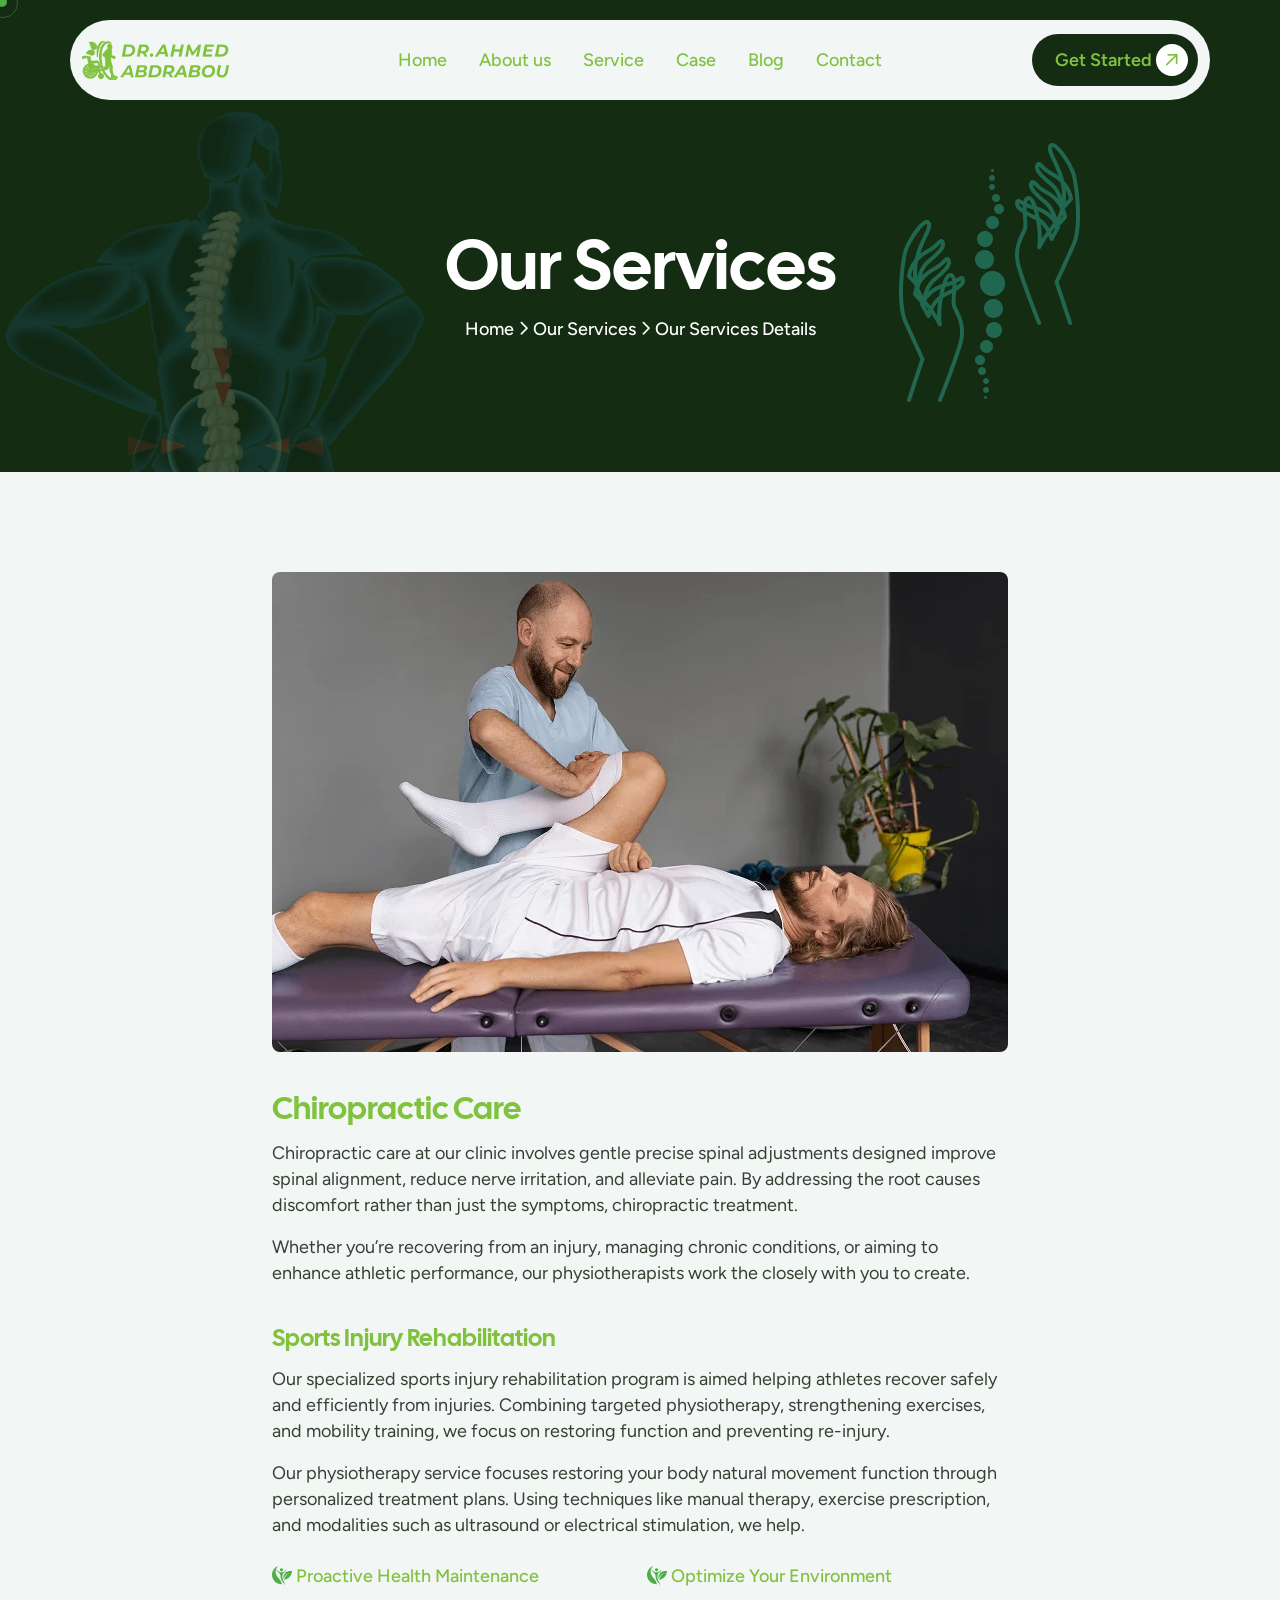
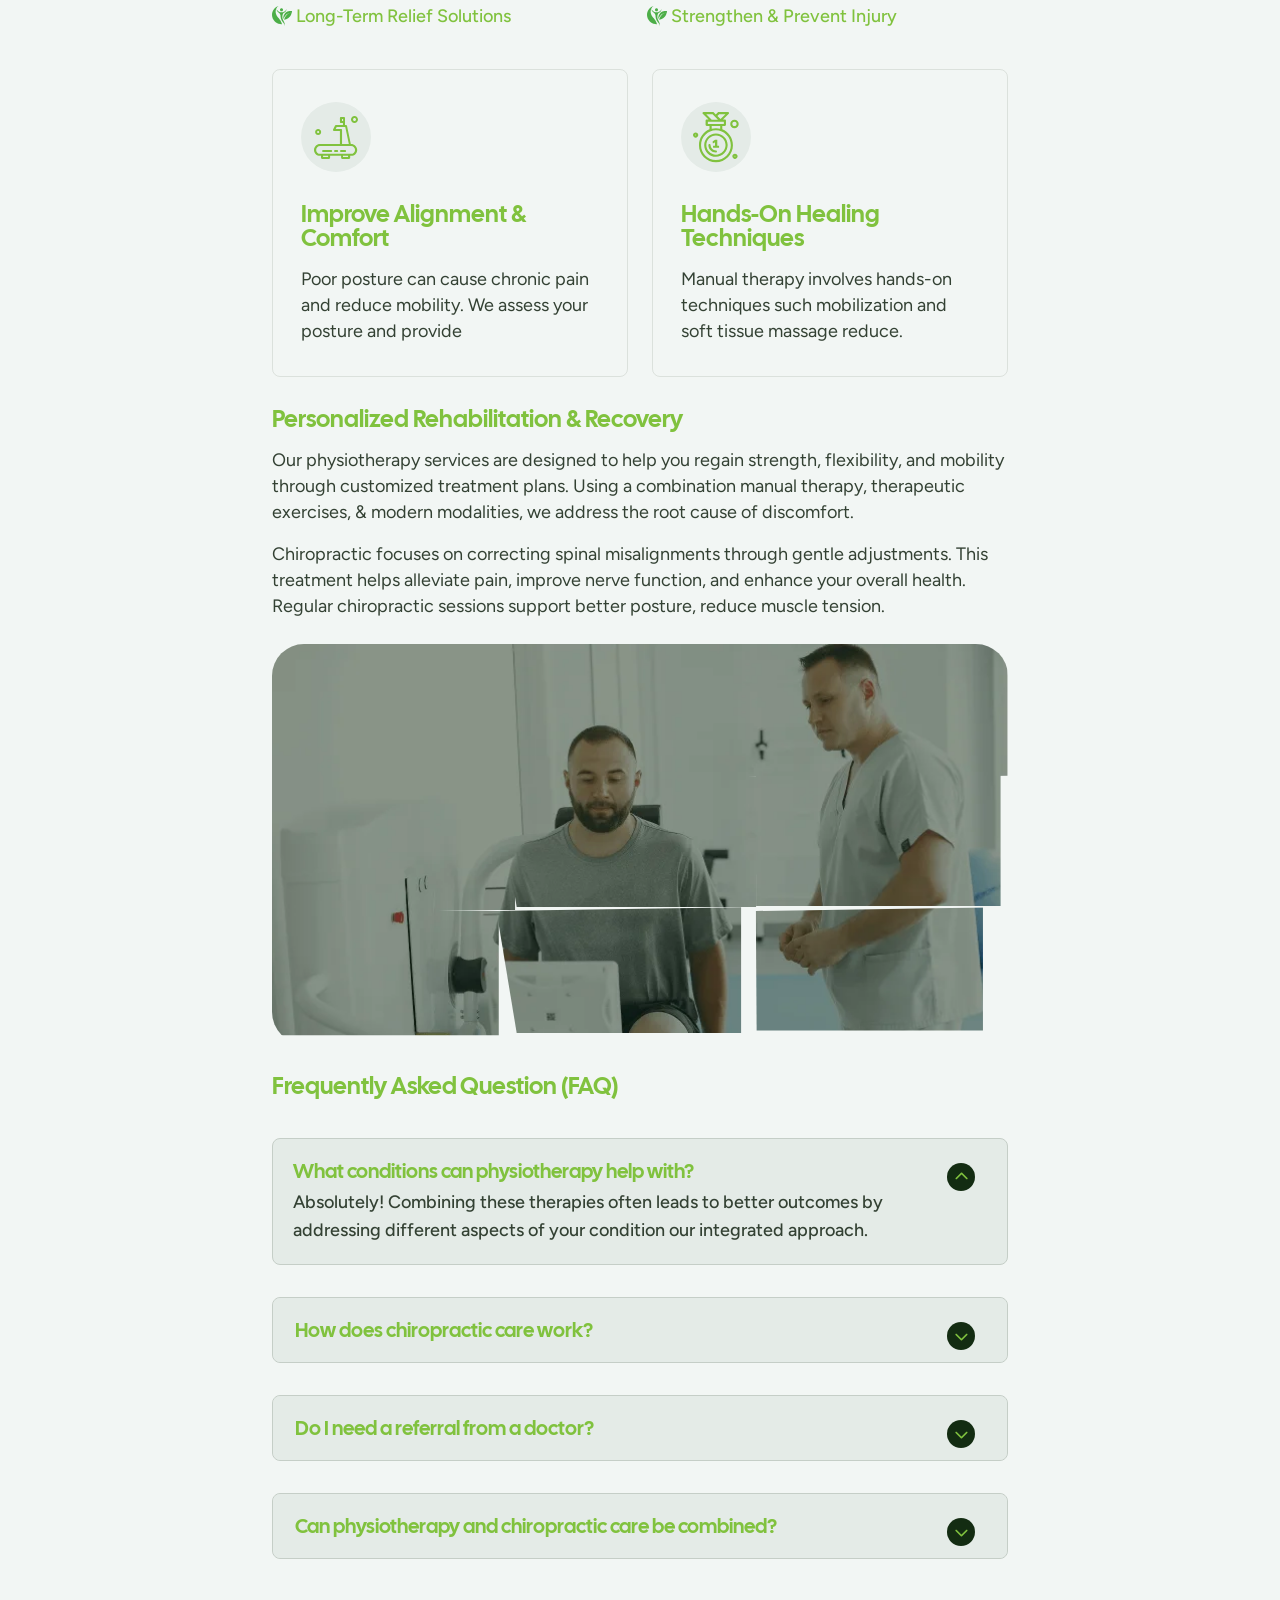
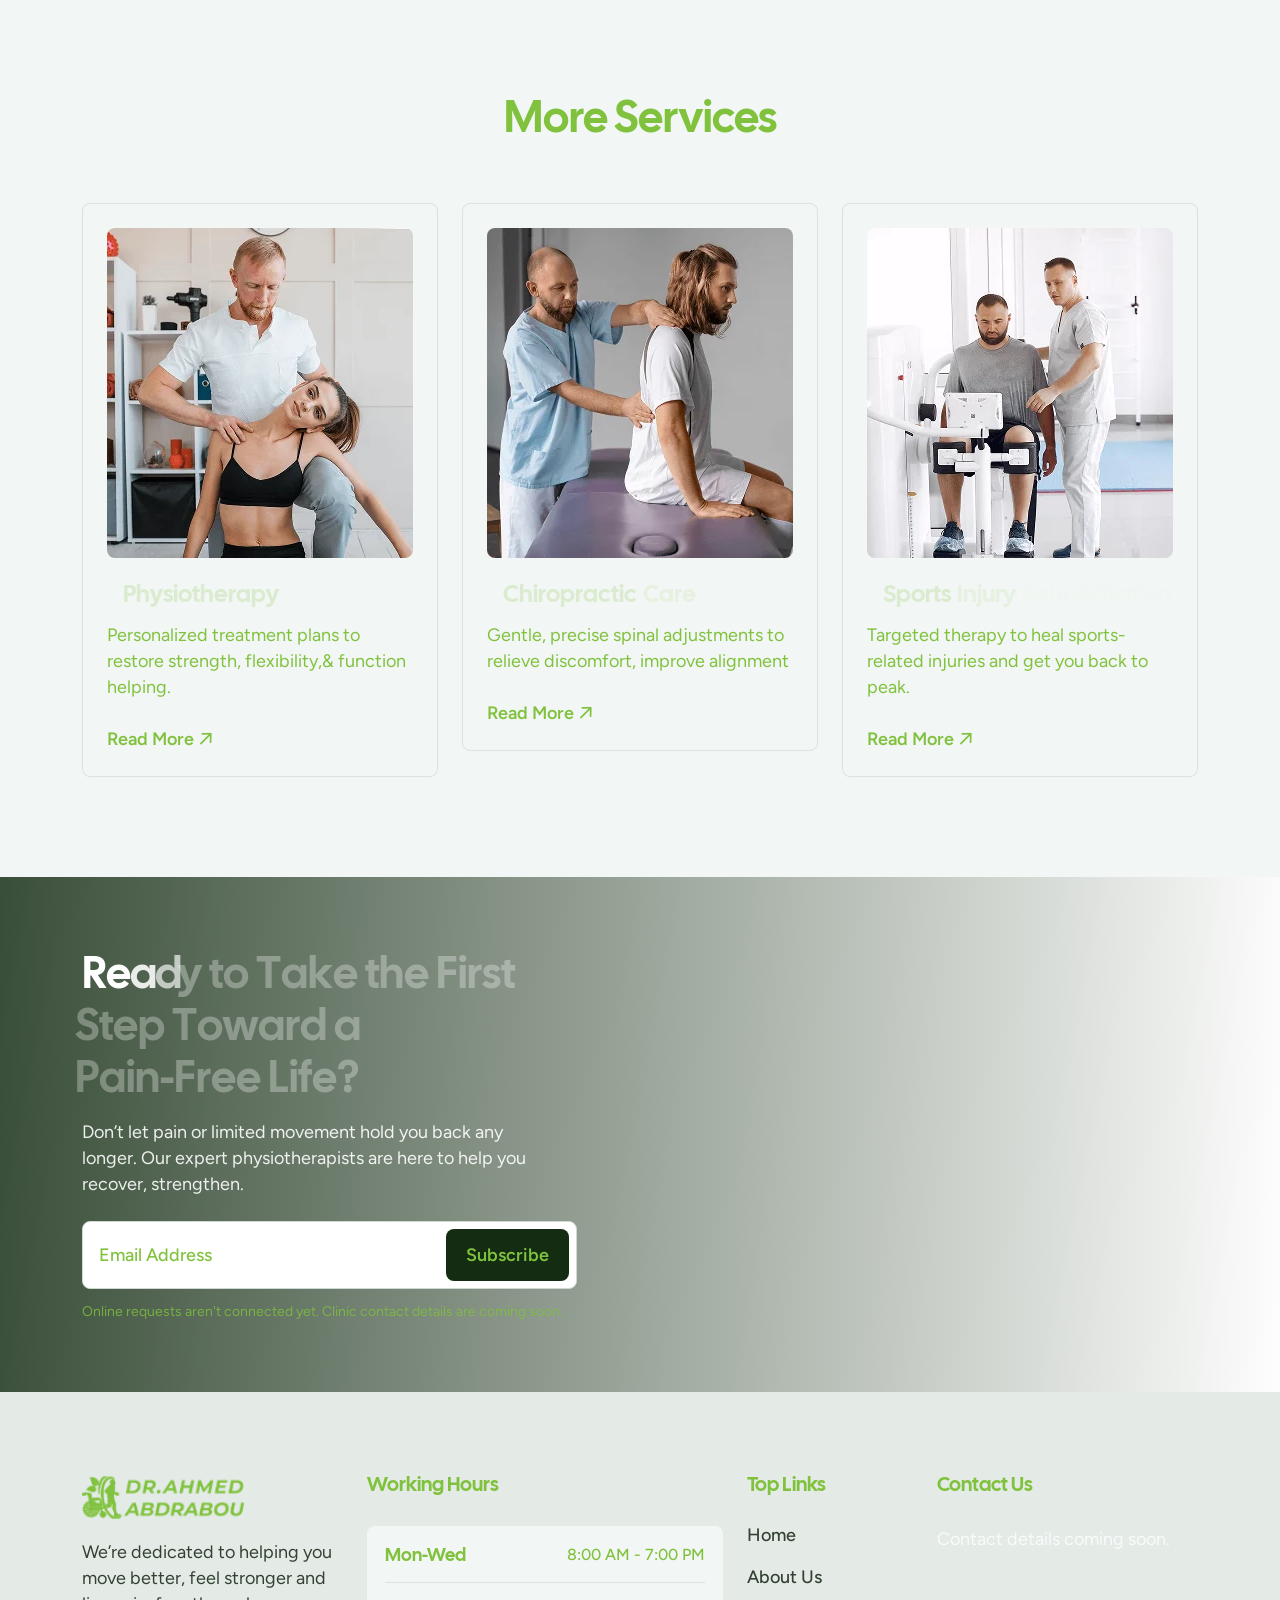
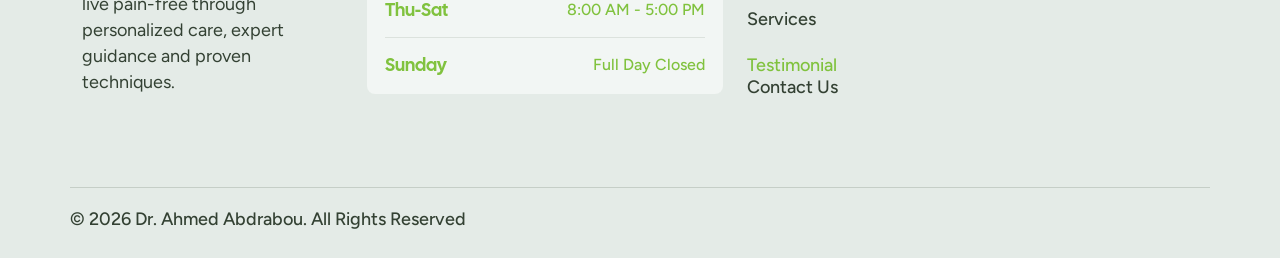
<file: service-single.html>
<!DOCTYPE html>
<html lang="en">

<head>
    <meta charset="UTF-8">
    <meta name="viewport" content="width=device-width, initial-scale=1.0">
    <title>Service Details | Dr. Ahmed Abdrabou Physical Therapy</title>
    <meta name="description" content="Details of a physical therapy service at Dr. Ahmed Abdrabou's clinic: what to expect and how treatment works.">
    <link rel="canonical" href="https://physical-therapy-orpin.vercel.app/service-single.html">
    <meta property="og:type" content="website">
    <meta property="og:site_name" content="Dr. Ahmed Abdrabou Physical Therapy">
    <meta property="og:title" content="Service Details | Dr. Ahmed Abdrabou Physical Therapy">
    <meta property="og:description" content="Details of a physical therapy service at Dr. Ahmed Abdrabou's clinic: what to expect and how treatment works.">
    <meta property="og:url" content="https://physical-therapy-orpin.vercel.app/service-single.html">
    <meta property="og:image" content="https://physical-therapy-orpin.vercel.app/assets/img/og-image.jpg">
    <meta name="twitter:card" content="summary_large_image">

    <!-- fav logo -->
    <link rel="icon" href="assets/img/fav-icon.png" type="image/png">

    <!-- css files -->
    <!-- bootstrap css -->
    <link rel="stylesheet" href="assets/css/plugins/bootstrap.min.css">
    <!-- swiper css -->
    <link rel="stylesheet" href="assets/css/plugins/swiper-bundle.min.css">
    <!-- nice-select css -->
    <link rel="stylesheet" href="assets/css/plugins/nice-select.css">
    <!-- fontawesome css -->
    <link rel="stylesheet" href="assets/css/plugins/all.css">
    <!-- magnific-popup css -->
    <link rel="stylesheet" href="assets/css/plugins/magnific-popup.css">
    <!-- aos css -->
    <link rel="stylesheet" href="assets/css/plugins/aos.css">
    <!-- odometer css -->
    <link rel="stylesheet" href="assets/css/plugins/odometer-theme-default.min.css">
    <!-- custom css -->
    <link rel="stylesheet" href="assets/css/style.css">
</head>

<body>

    <!-- preloader -->
    <div class="preloader">
        <div class="loading-container">
            <div class="loading"></div>
            <div id="loading-icon"><img src="assets/img/preloader/vl-preloader-1.1.png" alt=""></div>
        </div>
    </div>

  <!--================= vkl header section start =================-->
    <header>
        <div id="vl-header-sticky" class="vl-header-area vl-header-area-2 vl-transparent-header">
            <div class="container vkl-header-padding vkl-bg-2 br-99">
                <div class="row align-items-center">
                    <div class="col-xl-2 col-md-6 col-6">
                        <div class="vl-logo">
                                <a href="index.html"><img class="w-100" src="assets/img/dr ahmed logo.png"
                                    alt="" style="    width: 147px !important;
    "></a>
                                  
                        </div>
                    </div>
                    <div class="col-xl-8 d-none d-xl-block">
                        <div class="vl-main-menu vl-main-menu-black text-center">
                            <nav class="vl-mobile-menu-active">
                                <ul>
                                    <li><a href="index.html">Home</a></li>
                                    <li><a href="about.html">About us</a></li>
                                    <li><a href="service.html">Service</a></li>
                                    <li><a href="case.html">Case</a></li>
                                    <li><a href="blog.html">Blog</a></li>
                                    <li><a href="contact.html">Contact</a></li>
                                </ul>
                            </nav>
                        </div>
                    </div>
                    <div class="col-xl-2 col-md-6 col-6">
                        <!-- header btn -->
                        <div class="vl-header-btn d-none d-xl-block">
                            <!-- btn -->
                            <a href="contact.html" class="vkl-btn-primary-2">Get Started <span class="arrow-icon"><i
                                        class="fa-regular fa-arrow-right"></i></span></a>
                        </div>
                        <!-- action btn -->
                        <div class="vl-header-action-item vl-header-action-item-2 d-block d-xl-none">
                            <button type="button" class="vl-offcanvas-toggle">
                                <svg xmlns="http://www.w3.org/2000/svg" width="30" height="16" viewBox="0 0 30 16">
                                    <rect x="10" width="20" height="2" fill="currentColor"></rect>
                                    <rect x="5" y="7" width="25" height="2" fill="currentColor"></rect>
                                    <rect x="10" y="14" width="20" height="2" fill="currentColor"></rect>
                                </svg>
                            </button>
                        </div>
                    </div>
                </div>
            </div>
        </div>
    </header>

    <!-- MouseCursor Start -->
    <div class="mouseCursor cursor-outer"></div>
    <div class="mouseCursor cursor-inner"></div>


    <!-- offcanvas menu start -->
    <div class="vl-offcanvas">
        <div class="vl-offcanvas-wrapper">
            <div class="vl-offcanvas-header d-flex justify-content-between align-items-center mb-50">
                <div class="vl-offcanvas-logo">
                    <a href="index.html"><img src="assets/img/dr ahmed logo.png" alt="" style="  width: 162px;
"></a>
                </div>
                <div class="vl-offcanvas-close">
                    <button class="vl-offcanvas-close-toggle"><i class="fa-solid fa-xmark"></i></button>
                </div>
            </div>

            <div class="vl-offcanvas-menu d-lg-block mb-40">
                <nav></nav>
            </div>


            <div class="vl-offcanvas-info mb-30">
                <h3 class="vl-offcanvas-sm-title mb-20">Contact Us</h3>
                <p>Contact details coming soon.</p>
            </div>

            <div class="vkl-offcanvas-btn mb-30">
                <a href="contact.html" class="w-100 text-center vkl-primary-btn">Contact Now</a>
            </div>
        </div>
    </div>
    <div class="vl-offcanvas-overlay"></div>
    <!-- offcanvas menu end -->

    <!--================= vkl header section End =================-->
    
            <main>
                <!--================= vkl breadcrumb section start =================-->
                <section class="vkl-banner-area vkl-banner-area-2 vkl-cmn-bg fix p-relative"
                    style="background-image: url(./assets/img/physiotherapy/banner/vl-hero-bg.webp);">
                    <div class="shape-1 shape-1-1 d-none d-md-block p-absolute"><img
                            src="assets/img/physiotherapy/banner/shape-1.webp" alt=""></div>
                    <div class="shape-2 shape-2-2 d-none d-md-block p-absolute"><img
                            src="assets/img/physiotherapy/banner/shape-2.webp" alt=""></div>
                    <div class="container">
                        <div class="row">
                            <div class="col-xl-9 mx-auto text-center">
                                <div class="vkl-hero-content">
                                    <!-- vkl section title start -->
                                    <div class="vkl-section-title">
                                        <h2 class="title title-2 text-effect pb-16">Our Services</h2>
                                    </div> <!-- vkl section title end -->
                                    <div class="vkl-breacrumb-menu">
                                        <ul>
                                            <li><a href="index.html">Home</a></li>
                                            <li><i class="fa-regular fa-angle-right"></i></li>
                                            <li><a href="service.html">Our Services</a></li>
                                            <li><i class="fa-regular fa-angle-right"></i></li>
                                            <li><a href="#">Our Services Details</a></li>
                                        </ul>
                                    </div>
                                </div>
                            </div>
                        </div>
                    </div>
                </section>
                <!--================= vkl breadcrumb section End =================-->

                <!--================= vkl service section start =================-->
                <section class="vkl-bg-2 pt-100 pb-70">
                    <div class="container">
                        <div class="row">
                            <div class="col-lg-8 mx-auto mb-30">
                                <div class="vl-sidebar-details">
                                    <!-- thumb -->
                                    <div class="vl-thumb-larg mb-40">
                                        <img class="br-8 w-100"
                                            src="assets/img/physiotherapy/service/vkl-service-details-large-thumb1.1.webp"
                                            alt="">
                                    </div>
                                    <!-- content 1 -->
                                    <div class="vl-sidebar-content-1 mb-40">
                                        <h3 class="title">Chiropractic Care</h3>
                                        <p class="para pt-16">Chiropractic care at our clinic involves gentle precise
                                            spinal adjustments designed improve spinal alignment, reduce nerve
                                            irritation, and alleviate pain. By addressing the root causes discomfort
                                            rather than just the symptoms, chiropractic treatment.</p>
                                        <p class="para pt-16">Whether you’re recovering from an injury, managing chronic
                                            conditions, or aiming to enhance athletic performance, our physiotherapists
                                            work the closely with you to create.</p>
                                    </div>

                                    <!-- content 2 -->
                                    <div class="vl-sidebar-content-2 mb-25">
                                        <h3 class="title">Sports Injury Rehabilitation</h3>
                                        <p class="para pt-16">Our specialized sports injury rehabilitation program is
                                            aimed helping athletes recover safely and efficiently from injuries.
                                            Combining targeted physiotherapy, strengthening exercises, and mobility
                                            training, we focus on restoring function and preventing re-injury.</p>
                                        <p class="para pt-16">Our physiotherapy service focuses restoring your body
                                            natural movement function through personalized treatment plans. Using
                                            techniques like manual therapy, exercise prescription, and modalities such
                                            as ultrasound or electrical stimulation, we help.</p>
                                    </div>
                                    <!-- service icon -->
                                    <div class="vkl-service-icon-grid">
                                        <ul>
                                            <li><span><img src="assets/img/icon/sub-title-icon-1.1.svg"
                                                        alt=""></span>Proactive Health Maintenance</li>
                                            <li><span><img src="assets/img/icon/sub-title-icon-1.1.svg"
                                                        alt=""></span>Optimize Your Environment</li>
                                            <li><span><img src="assets/img/icon/sub-title-icon-1.1.svg"
                                                        alt=""></span>Long-Term Relief Solutions</li>
                                            <li><span><img src="assets/img/icon/sub-title-icon-1.1.svg"
                                                        alt=""></span>Strengthen & Prevent Injury</li>
                                        </ul>
                                    </div>

                                    <div class="row mt-40">
                                        <!-- single thumb -->
                                        <div class="col-xl-6 col-md-6 mb-30">
                                            <!-- single work start -->
                                            <div class="vkl-work-item vkl-work-item-style-3 vkl-work-item-style-3-1">
                                                <!-- icon -->
                                                <div class="vkl-work-item-icon">
                                                    <span><img src="assets/img/icon/vkl-choose-icon3.1.svg"
                                                            alt=""></span>
                                                </div>
                                                <!-- content -->
                                                <div class="vkl-work-item-content">
                                                    <!-- title -->
                                                    <h4 class="vkl-work-item-title"><a
                                                            href="service-single.html">Improve Alignment & Comfort</a>
                                                    </h4>
                                                    <!-- desc -->
                                                    <p class="vkl-work-item-desc">Poor posture can cause chronic pain
                                                        and reduce mobility. We assess your posture and provide</p>
                                                </div>
                                            </div> <!-- single work end -->
                                        </div>
                                        <!-- single thumb -->
                                        <div class="col-xl-6 col-md-6 mb-30">
                                            <!-- single work start -->
                                            <div class="vkl-work-item vkl-work-item-style-3 vkl-work-item-style-3-1">
                                                <!-- icon -->
                                                <div class="vkl-work-item-icon">
                                                    <span><img src="assets/img/icon/vkl-choose-icon3.2.svg"
                                                            alt=""></span>
                                                </div>
                                                <!-- content -->
                                                <div class="vkl-work-item-content">
                                                    <!-- title -->
                                                    <h4 class="vkl-work-item-title"><a
                                                            href="service-single.html">Hands-On Healing Techniques</a>
                                                    </h4>
                                                    <!-- desc -->
                                                    <p class="vkl-work-item-desc">Manual therapy involves hands-on
                                                        techniques such mobilization and soft tissue massage reduce.
                                                    </p>
                                                </div>
                                            </div> <!-- single work end -->
                                        </div>
                                    </div>

                                    <!-- content 2 -->
                                    <div class="vl-sidebar-content-2 mb-25">
                                        <h3 class="title">Personalized Rehabilitation & Recovery</h3>
                                        <p class="para pt-16">Our physiotherapy services are designed to help you regain
                                            strength, flexibility, and mobility through customized treatment plans.
                                            Using a combination manual therapy, therapeutic exercises, & modern
                                            modalities, we address the root cause of discomfort.</p>
                                        <p class="para pt-16">Chiropractic focuses on correcting spinal misalignments
                                            through gentle adjustments. This treatment helps alleviate pain, improve
                                            nerve function, and enhance your overall health. Regular chiropractic
                                            sessions support better posture, reduce muscle tension.</p>
                                    </div>

                                    <!-- video & check box -->
                                    <div class="row">
                                        <!-- single thumb -->
                                        <div class="col-xl-12 mb-30">
                                            <div class="vl-about-item-thumb vl-about-item-thumb-20 p-relative">
                                                <a class="vl-clip-anim br-32 image-anime" href="#">
                                                    <img class="vl-anim-img w-100" data-animate="true"
                                                        src="assets/img/physiotherapy/service/vkl-service-larg1.1.webp"
                                                        alt="">
                                                </a>
                                            </div>
                                        </div>


                                        <div class="vkl-faq-service-wrap">
                                            <h3 class="vkl-faq-service-wrap-title mb-40">Frequently Asked Question (FAQ)
                                            </h3>

                                            <div class="vl-faqs2 vl-faqs2-inner">
                                                <div class="accordion" id="accordionExample">
                                                    <div class="vl-accordion-item">
                                                        <h2 class="accordion-header" id="headingOne">
                                                            <button class="vl-accordion-button" type="button"
                                                                data-bs-toggle="collapse" data-bs-target="#collapseOne"
                                                                aria-expanded="true" aria-controls="collapseOne">
                                                                What conditions can physiotherapy help with?
                                                                <span class="vl-faqarrow"><i
                                                                        class="fa-regular fa-angle-down"></i></span>
                                                            </button>
                                                        </h2>
                                                        <div id="collapseOne" class="accordion-collapse collapse show"
                                                            aria-labelledby="headingOne"
                                                            role="region"
                                                            data-bs-parent="#accordionExample">
                                                            <div class="vl-accordion-body">
                                                                <p class="para">Absolutely! Combining these therapies
                                                                    often leads to better outcomes by <br
                                                                        class="d-none d-xl-block"> addressing different
                                                                    aspects of your condition our integrated approach.
                                                                </p>
                                                            </div>
                                                        </div>
                                                    </div>

                                                    <div class="vl-accordion-item">
                                                        <h2 class="accordion-header" id="headingTwo">
                                                            <button class="vl-accordion-button collapsed" type="button"
                                                                data-bs-toggle="collapse" data-bs-target="#collapseTwo"
                                                                aria-expanded="false" aria-controls="collapseTwo">
                                                                How does chiropractic care work?<span
                                                                    class="vl-faqarrow"><i
                                                                        class="fa-regular fa-angle-down"></i></span>
                                                            </button>
                                                        </h2>
                                                        <div id="collapseTwo" class="accordion-collapse collapse"
                                                            aria-labelledby="headingTwo"
                                                             role="region"
                                                            data-bs-parent="#accordionExample">
                                                            <div class="vl-accordion-body">
                                                                <p class="para">Absolutely! Combining these therapies
                                                                    often leads to better outcomes by <br
                                                                        class="d-none d-xl-block"> addressing different
                                                                    aspects of your condition our integrated approach.
                                                                </p>
                                                            </div>
                                                        </div>
                                                    </div>

                                                    <div class="vl-accordion-item">
                                                        <h2 class="accordion-header" id="headingThree">
                                                            <button class="vl-accordion-button collapsed" type="button"
                                                                data-bs-toggle="collapse"

                                                                data-bs-target="#collapseThree" aria-expanded="false"
                                                                aria-controls="collapseThree">
                                                                Do I need a referral from a doctor?<span
                                                                    class="vl-faqarrow"><i
                                                                        class="fa-regular fa-angle-down"></i></span>
                                                            </button>
                                                        </h2>
                                                        <div id="collapseThree" class="accordion-collapse collapse"
                                                            aria-labelledby="headingThree"
                                                             role="region"
                                                            data-bs-parent="#accordionExample">
                                                            <div class="vl-accordion-body">
                                                                <p class="para">Absolutely! Combining these therapies
                                                                    often leads to better outcomes by <br
                                                                        class="d-none d-xl-block"> addressing different
                                                                    aspects of your condition our integrated approach.
                                                                </p>
                                                            </div>
                                                        </div>
                                                    </div>

                                                    <div class="vl-accordion-item">
                                                        <h2 class="accordion-header" id="heading4">
                                                            <button class="vl-accordion-button collapsed" type="button"
                                                                data-bs-toggle="collapse" data-bs-target="#collapse4"
                                                                aria-expanded="false" aria-controls="collapse4">
                                                                Can physiotherapy and chiropractic care be
                                                                combined?<span class="vl-faqarrow"><i
                                                                        class="fa-regular fa-angle-down"></i></span>
                                                            </button>
                                                        </h2>
                                                        <div id="collapse4" class="accordion-collapse collapse"
                                                            aria-labelledby="heading4"
                                                             role="region"
                                                            data-bs-parent="#accordionExample">
                                                            <div class="vl-accordion-body">
                                                                <p class="para">Absolutely! Combining these therapies
                                                                    often leads to better outcomes by <br
                                                                        class="d-none d-xl-block"> addressing different
                                                                    aspects of your condition our integrated approach.
                                                                </p>
                                                            </div>
                                                        </div>
                                                    </div>
                                                </div>
                                            </div>
                                        </div>
                                    </div>
                                </div>
                            </div>
                        </div>
                    </div>
                </section>

                <section class="vkl-bg-2 pb-70">
                    <div class="container">
                        <div class="row">
                            <div class="col-xl-6 mx-auto text-center">
                                <h3 class="more-title mb-60"> More Services</h3>
                            </div>
                        </div>

                        <div class="row">
                            <div class="col-xl-4 col-md-6 mb-30">
                                <!-- single service -->
                                <div class="vkl-service-item br-8">
                                    <!-- single service thumb -->
                                    <div class="vkl-service-item-thumb mb-24 image-anime">
                                        <a href="service-single.html"><img class="w-100"
                                                src="assets/img/physiotherapy/service/vkl-service-thumb1.1.webp"
                                                alt=""></a>
                                    </div>
                                    <!-- single service content -->
                                    <div class="vkl-service-item-content">
                                        <!-- single service title -->
                                        <h4 class="vkl-service-item-title text-anime-style-1"><a
                                                href="service-single.html">Physiotherapy</a></h4>
                                        <!-- single service desc -->
                                        <p class="para pt-16 pb-26">Personalized treatment plans to restore strength,
                                            flexibility,& function helping.</p>
                                        <!-- single service readmore -->
                                        <a href="service-single.html" class="servic-readmore">Read More <span><i
                                                    class="fa-regular fa-arrow-right"></i></span></a>
                                    </div>
                                </div>
                            </div>

                            <div class="col-xl-4 col-md-6 mb-30">
                                <!-- single service -->
                                <div class="vkl-service-item br-8">
                                    <!-- single service thumb -->
                                    <div class="vkl-service-item-thumb mb-24 image-anime">
                                        <a href="service-single.html"><img class="w-100"
                                                src="assets/img/physiotherapy/service/vkl-service-thumb1.2.webp"
                                                alt=""></a>
                                    </div>
                                    <!-- single service content -->
                                    <div class="vkl-service-item-content">
                                        <!-- single service title -->
                                        <h4 class="vkl-service-item-title text-anime-style-1"><a
                                                href="service-single.html">Chiropractic Care</a></h4>
                                        <!-- single service desc -->
                                        <p class="para pt-16 pb-26">Gentle, precise spinal adjustments to relieve
                                            discomfort, improve alignment</p>
                                        <!-- single service readmore -->
                                        <a href="service-single.html" class="servic-readmore">Read More <span><i
                                                    class="fa-regular fa-arrow-right"></i></span></a>
                                    </div>
                                </div>
                            </div>

                            <div class="col-xl-4 col-md-6 mb-30">
                                <!-- single service -->
                                <div class="vkl-service-item br-8">
                                    <!-- single service thumb -->
                                    <div class="vkl-service-item-thumb mb-24 image-anime">
                                        <a href="service-single.html"><img class="w-100"
                                                src="assets/img/physiotherapy/service/vkl-service-iner1.3.webp"
                                                alt=""></a>
                                    </div>
                                    <!-- single service content -->
                                    <div class="vkl-service-item-content">
                                        <!-- single service title -->
                                        <h4 class="vkl-service-item-title text-anime-style-1"><a
                                                href="service-single.html">Sports Injury Rehabilitation</a></h4>
                                        <!-- single service desc -->
                                        <p class="para pt-16 pb-26">Targeted therapy to heal sports-related injuries and
                                            get you back to peak.</p>
                                        <!-- single service readmore -->
                                        <a href="service-single.html" class="servic-readmore">Read More <span><i
                                                    class="fa-regular fa-arrow-right"></i></span></a>
                                    </div>
                                </div>
                            </div>
                        </div>
                    </div>
                </section>
                <!--================= vkl service section end =================-->




                <!--================= Cta section start =================-->
        <section class="vkl-cta-area vkl-cmn-bg parallaxie"
            style="background-image: url(./assets/img/physiotherapy/banner/vl-hero-bg.webp);">
            <div class="container">
                <div class="row">
                    <div class="col-xl-6 col-lg-8 col-md-9">
                        <!-- cta content -->
                        <div class="vkl-cta-content">
                            <!-- vkl section title start -->
                            <div class="vkl-section-title vkl-section-title-white">
                                <h2 class="title text-effect">Ready to Take the First Step Toward a Pain-Free Life?</h2>
                                <p class="desc pt-16 pb-24">Don’t let pain or limited movement hold you back any longer.
                                    Our expert physiotherapists are here to help you recover, strengthen.</p>
                            </div> <!-- vkl section title end -->
                            <div class="vkl-cta-from-area">
                                <form action="#">
                                    <input type="email" placeholder="Email Address">
                                    <div class="vkl-cta-form-btn">
                                        <button type="submit" class="vkl-primary-btn">Subscribe</button>
                                    </div>

                                </form>
                            </div>
                        </div>
                    </div>
                </div>
            </div>
        </section>
        <!--================= Cta section End =================-->
                <!-- progress -->
                <div class="paginacontainer">
                    <div class="progress-wrap">
                        <svg class="progress-circle svg-content" width="100%" height="100%" viewBox="-1 -1 102 102">
                            <path d="M50,1 a49,49 0 0,1 0,98 a49,49 0 0,1 0,-98" />
                        </svg>
                    </div>
                </div>

            </main>


            <!--================= Footer section start =================-->
            <footer class="vl-footer vkl-bg-1 fix pt-80">
        <div class="container">
            <div class="row">
                <div class="col-xl-3 col-md-6">
                    <!-- footer widget 1 -->
                    <div class="vl-footer-widget-1 mb-60">
                        <div class="vl-footer-logo">
                            <a href="index.html"><img src="assets/img/dr ahmed logo.png" alt="" style="  width: 162px;
"></a>
                        </div>
                        <div class="vl-footer-content">
                            <p class="para pt-16 pb-32">We’re dedicated to helping you move better, feel stronger and live pain-free through personalized care, expert guidance and proven techniques.</p>
                        </div>
                    </div>
                </div>
                <div class="col-xl-4 col-md-6">
                    <div class="vl-footer-widget-3 mb-60">
                        <h3 class="vl-footer-widget-title mb-30">Working Hours</h3>
                        <div class="vkl-work-hour-wrap vkl-bg-2 br-8">
                            <!-- single working hour -->
                            <div class="vkl-content-flex">
                                <h5 class="day-title">Mon-Wed</h5>
                                <p class="para">8:00 AM - 7:00 PM</p>
                            </div>
                            <!-- single working hour -->
                            <div class="vkl-content-flex">
                                <h5 class="day-title">Thu-Sat</h5>
                                <p class="para">8:00 AM - 5:00 PM</p>
                            </div>
                            <!-- single working hour -->
                            <div class="vkl-content-flex">
                                <h5 class="day-title">Sunday</h5>
                                <p class="para">Full Day Closed</p>
                            </div>
                        </div>
                    </div>
                </div>
                <div class="col-xl-2 col-md-6">
                    <div class="vl-footer-widget-2 mb-60">
                        <h3 class="vl-footer-widget-title mb-30">Top Links</h3>
                        <div class="vl-footer-menu">
                            <ul>
                                <li><a href="index.html">Home</a></li>
                                <li><a href="about.html">About Us</a></li>
                                <li><a href="service.html">Services</a></li>
                                <li>Testimonial</li>
                                <li><a href="contact.html">Contact Us</a></li>
                            </ul>
                        </div>
                    </div>
                </div>

                <div class="col-xl-3 col-md-6">
                    <!-- footer widget 4 -->
                    <div class="vl-footer-widget-4 mb-30">
                        <h3 class="vl-footer-widget-title mb-30">Contact Us</h3>
                        <p class="para">Contact details coming soon.</p>
                    </div>
                </div>
            </div>
        </div>
        <div class="container">
            <div class="row">
                <div class="vl-copy-righ1t">
                    <div class="row">
                        <div class="col-md-6 mb-30">
                            <div class="vl-footer-copy-right-widget">
                                <p class="para">© 2026 Dr. Ahmed Abdrabou. All Rights Reserved</p>
                            </div>
                        </div>
                        <div class="col-md-6 mb-30">
                            <div class="vl-copy-right-menu">
                            </div>
                        </div>
                    </div>
                </div>
            </div>
        </div>
    </footer>
            <!--================= Footer section End =================-->

    <!-- js file -->
    <script src="assets/js/plugins/jquery-3.7.1.min.js"></script>
    <!-- bootstrap js -->
    <script src="assets/js/plugins/bootstrap.min.js" defer></script>
    <!-- swiper js -->
    <script src="assets/js/plugins/swiper-bundle.min.js" defer></script>
    <!-- nice-select js -->
    <script src="assets/js/plugins/nice-select.js" defer></script>
    <!-- fontawesome js -->
    <script src="assets/js/plugins/fontawesome.min.js" defer></script>
    <!-- magnific-popup js -->
    <script src="assets/js/plugins/magnific-popup.js" defer></script>
    <!-- waypoints js -->
    <script src="assets/js/plugins/waypoints.js" defer></script>
    <!-- aos js -->
    <script src="assets/js/plugins/aos.js" defer></script>
    <!-- odometer js -->
    <script src="assets/js/plugins/odometer.min.js" defer></script>
    <!-- parallaxie js -->
    <script src="assets/js/plugins/parallaxie.js"></script>
    <!-- ScrollSmoother js -->
    <script src="assets/js/plugins/SmoothScroll.js"></script>
    <script src="assets/js/plugins/plugin.js" defer></script>
    <!-- custom js -->
    <script src="assets/js/main.js" defer></script>
    <script src="assets/js/forms.js" defer></script>
    <script src="assets/js/slider.js" defer></script>
</body>
</html>
</file>
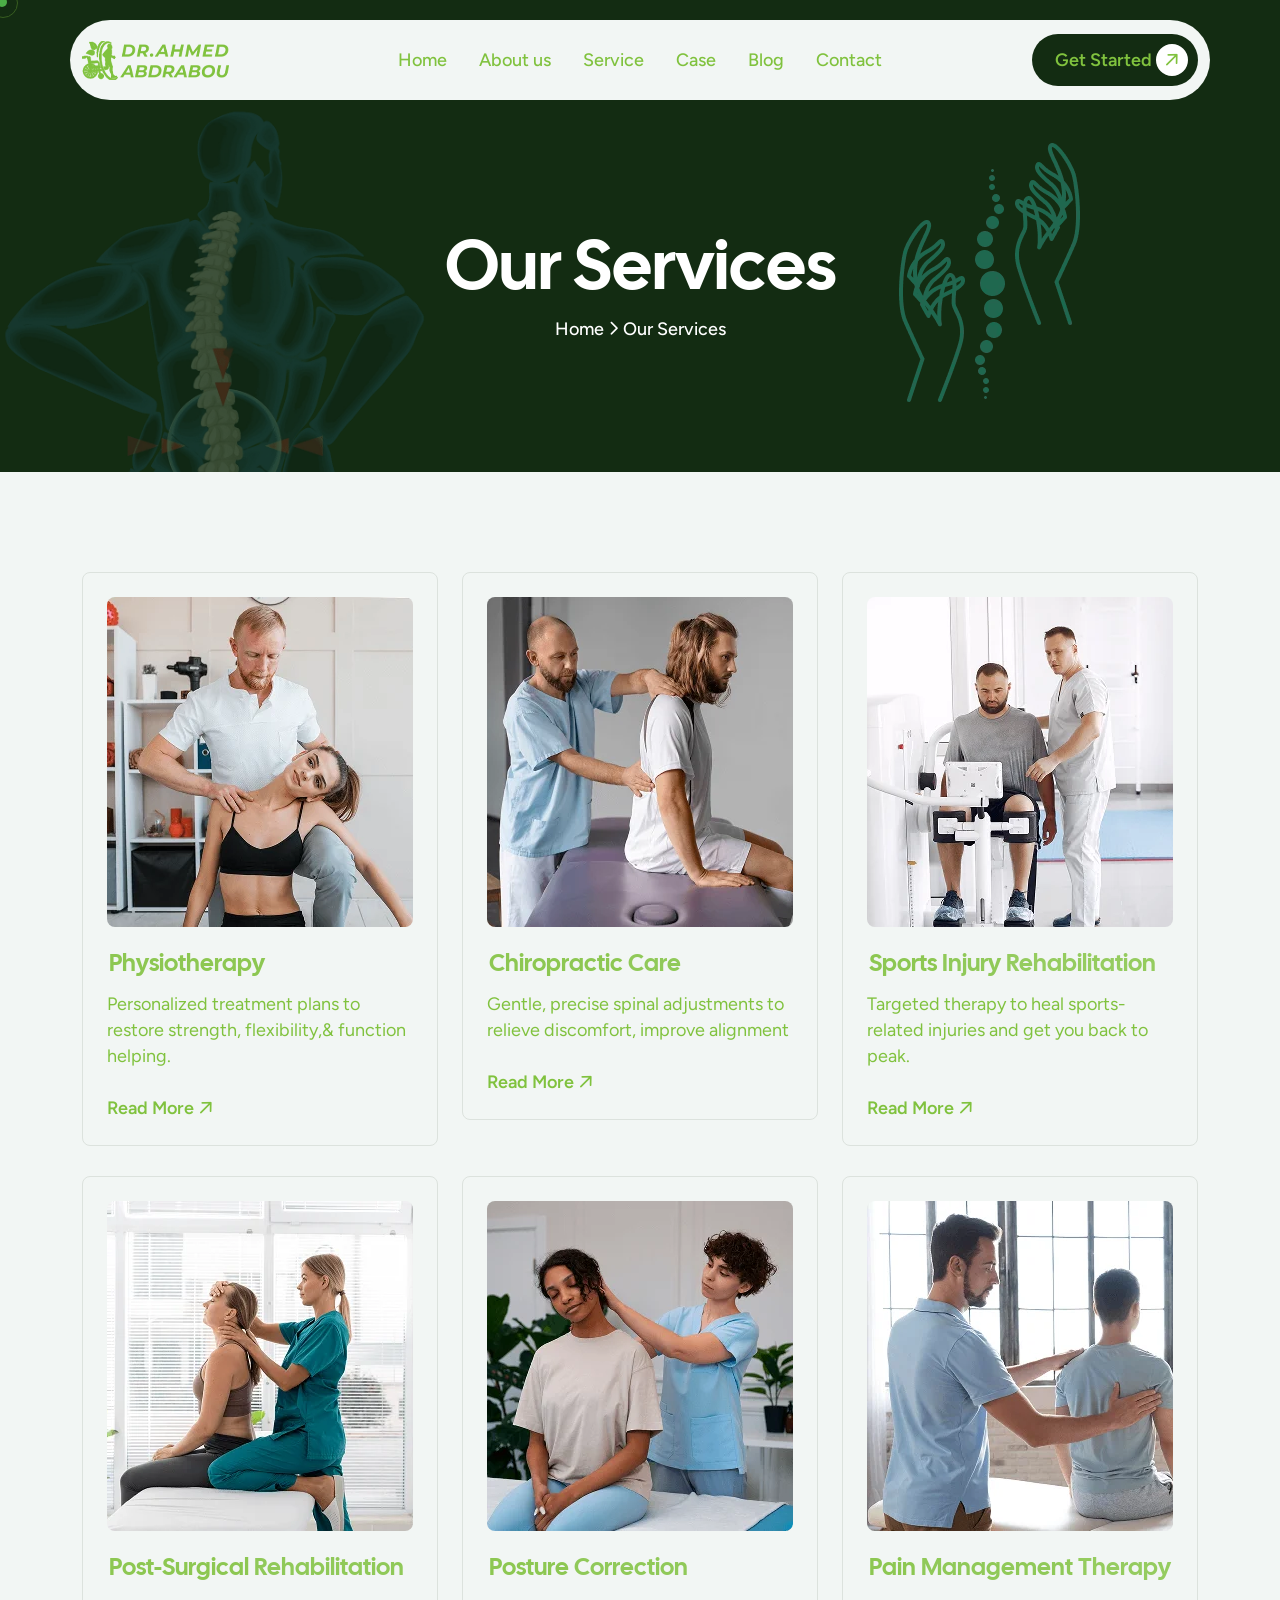
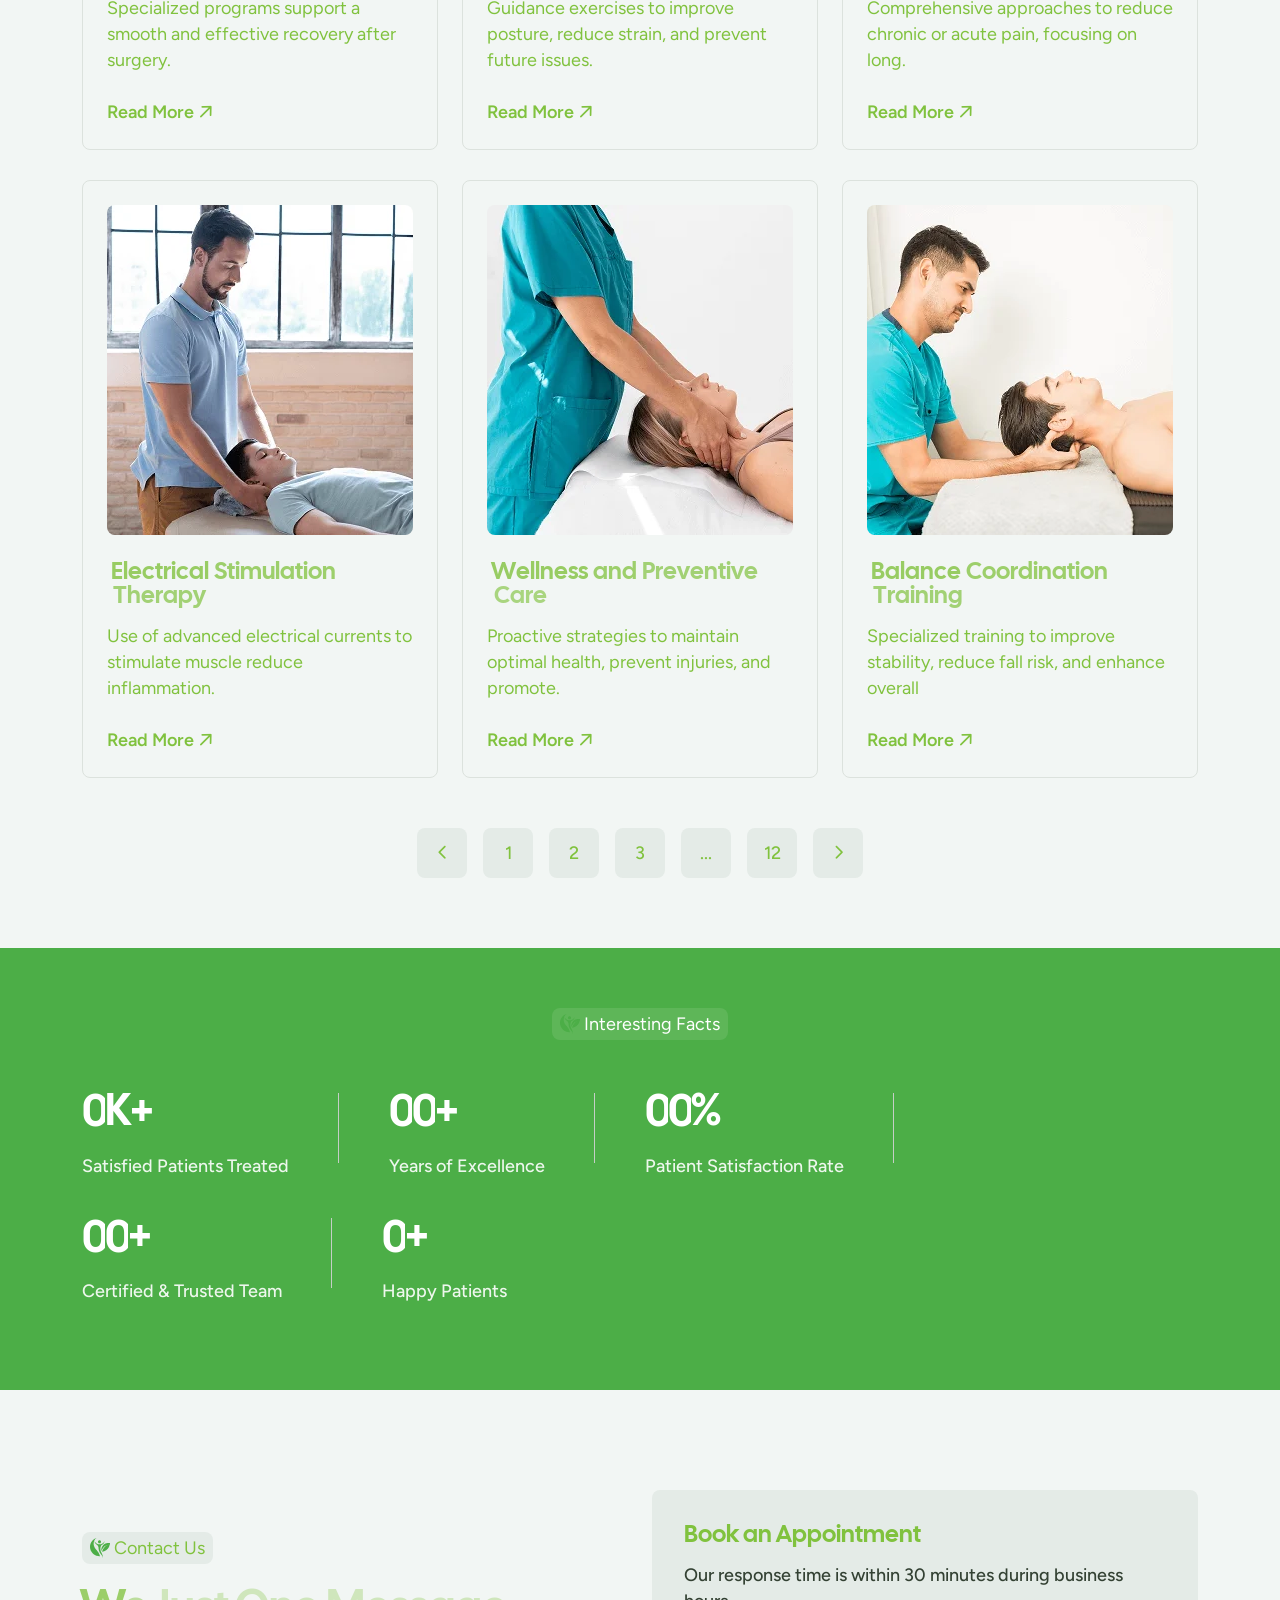
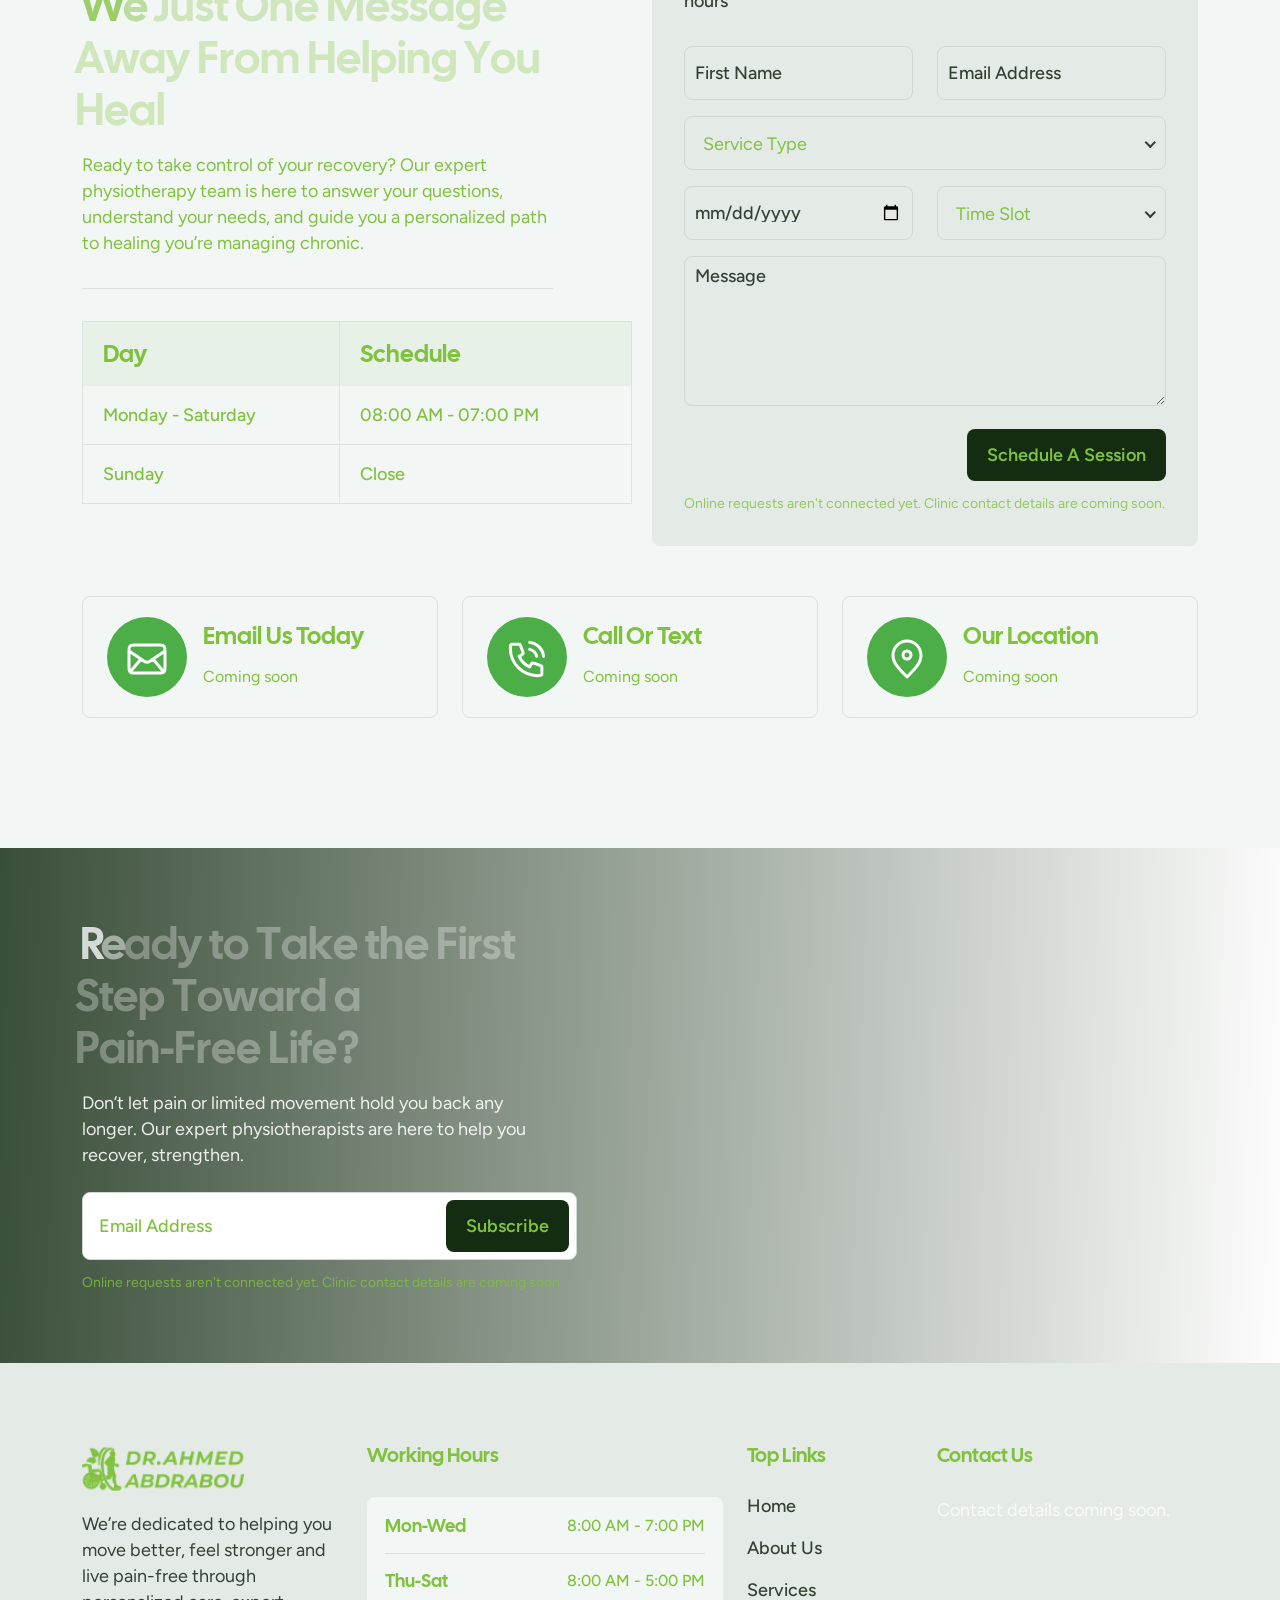
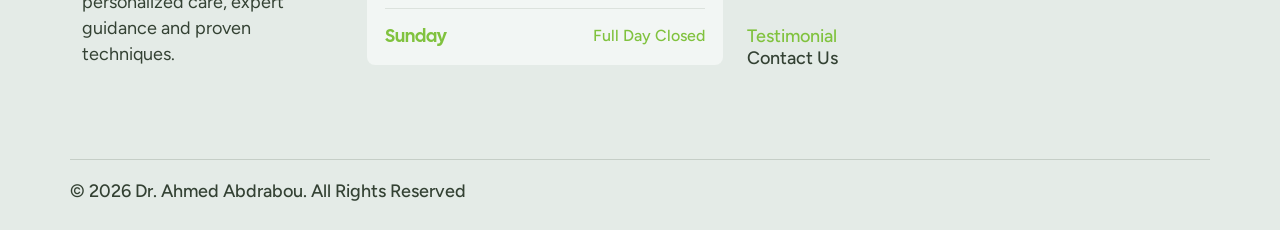
<file: service.html>
<!DOCTYPE html>
<html lang="en">

<head>
    <meta charset="UTF-8">
    <meta name="viewport" content="width=device-width, initial-scale=1.0">
    <title>Services | Dr. Ahmed Abdrabou Physical Therapy</title>
    <meta name="description" content="Physical therapy services for back, neck, joint and sports injuries, post-surgery rehabilitation and mobility.">
    <link rel="canonical" href="https://physical-therapy-orpin.vercel.app/service.html">
    <meta property="og:type" content="website">
    <meta property="og:site_name" content="Dr. Ahmed Abdrabou Physical Therapy">
    <meta property="og:title" content="Services | Dr. Ahmed Abdrabou Physical Therapy">
    <meta property="og:description" content="Physical therapy services for back, neck, joint and sports injuries, post-surgery rehabilitation and mobility.">
    <meta property="og:url" content="https://physical-therapy-orpin.vercel.app/service.html">
    <meta property="og:image" content="https://physical-therapy-orpin.vercel.app/assets/img/og-image.jpg">
    <meta name="twitter:card" content="summary_large_image">

    <!-- fav logo -->
    <link rel="icon" href="assets/img/fav-icon.png" type="image/png">

    <!-- css files -->
    <!-- bootstrap css -->
    <link rel="stylesheet" href="assets/css/plugins/bootstrap.min.css">
    <!-- swiper css -->
    <link rel="stylesheet" href="assets/css/plugins/swiper-bundle.min.css">
    <!-- nice-select css -->
    <link rel="stylesheet" href="assets/css/plugins/nice-select.css">
    <!-- fontawesome css -->
    <link rel="stylesheet" href="assets/css/plugins/all.css">
    <!-- magnific-popup css -->
    <link rel="stylesheet" href="assets/css/plugins/magnific-popup.css">
    <!-- aos css -->
    <link rel="stylesheet" href="assets/css/plugins/aos.css">
    <!-- odometer css -->
    <link rel="stylesheet" href="assets/css/plugins/odometer-theme-default.min.css">
    <!-- custom css -->
    <link rel="stylesheet" href="assets/css/style.css">
</head>

<body>

    <!-- preloader -->
    <div class="preloader">
        <div class="loading-container">
            <div class="loading"></div>
            <div id="loading-icon"><img src="assets/img/preloader/vl-preloader-1.1.png" alt=""></div>
        </div>
    </div>

    <!--================= vkl header section start =================-->
    <header>
        <div id="vl-header-sticky" class="vl-header-area vl-header-area-2 vl-transparent-header">
            <div class="container vkl-header-padding vkl-bg-2 br-99">
                <div class="row align-items-center">
                    <div class="col-xl-2 col-md-6 col-6">
                        <div class="vl-logo">
                                <a href="index.html"><img class="w-100" src="assets/img/dr ahmed logo.png"
                                    alt="" style="    width: 147px !important;
    "></a>
                                  
                        </div>
                    </div>
                    <div class="col-xl-8 d-none d-xl-block">
                        <div class="vl-main-menu vl-main-menu-black text-center">
                            <nav class="vl-mobile-menu-active">
                                <ul>
                                    <li><a href="index.html">Home</a></li>
                                    <li><a href="about.html">About us</a></li>
                                    <li><a href="service.html">Service</a></li>
                                    <li><a href="case.html">Case</a></li>
                                    <li><a href="blog.html">Blog</a></li>
                                    <li><a href="contact.html">Contact</a></li>
                                </ul>
                            </nav>
                        </div>
                    </div>
                    <div class="col-xl-2 col-md-6 col-6">
                        <!-- header btn -->
                        <div class="vl-header-btn d-none d-xl-block">
                            <!-- btn -->
                            <a href="contact.html" class="vkl-btn-primary-2">Get Started <span class="arrow-icon"><i
                                        class="fa-regular fa-arrow-right"></i></span></a>
                        </div>
                        <!-- action btn -->
                        <div class="vl-header-action-item vl-header-action-item-2 d-block d-xl-none">
                            <button type="button" class="vl-offcanvas-toggle">
                                <svg xmlns="http://www.w3.org/2000/svg" width="30" height="16" viewBox="0 0 30 16">
                                    <rect x="10" width="20" height="2" fill="currentColor"></rect>
                                    <rect x="5" y="7" width="25" height="2" fill="currentColor"></rect>
                                    <rect x="10" y="14" width="20" height="2" fill="currentColor"></rect>
                                </svg>
                            </button>
                        </div>
                    </div>
                </div>
            </div>
        </div>
    </header>

    <!-- MouseCursor Start -->
    <div class="mouseCursor cursor-outer"></div>
    <div class="mouseCursor cursor-inner"></div>


    <!-- offcanvas menu start -->
    <div class="vl-offcanvas">
        <div class="vl-offcanvas-wrapper">
            <div class="vl-offcanvas-header d-flex justify-content-between align-items-center mb-50">
                <div class="vl-offcanvas-logo">
                    <a href="index.html"><img src="assets/img/dr ahmed logo.png" alt="" style="  width: 162px;
"></a>
                </div>
                <div class="vl-offcanvas-close">
                    <button class="vl-offcanvas-close-toggle"><i class="fa-solid fa-xmark"></i></button>
                </div>
            </div>

            <div class="vl-offcanvas-menu d-lg-block mb-40">
                <nav></nav>
            </div>


            <div class="vl-offcanvas-info mb-30">
                <h3 class="vl-offcanvas-sm-title mb-20">Contact Us</h3>
                <p>Contact details coming soon.</p>
            </div>

            <div class="vkl-offcanvas-btn mb-30">
                <a href="contact.html" class="w-100 text-center vkl-primary-btn">Contact Now</a>
            </div>
        </div>
    </div>
    <div class="vl-offcanvas-overlay"></div>
    <!-- offcanvas menu end -->

    <!--================= vkl header section End =================-->

    <main>
        <!--================= vkl breadcrumb section start =================-->
        <section class="vkl-banner-area vkl-banner-area-2 vkl-cmn-bg fix p-relative"
            style="background-image: url(./assets/img/physiotherapy/banner/vl-hero-bg.webp);">
            <div class="shape-1 shape-1-1 d-none d-md-block p-absolute"><img
                    src="assets/img/physiotherapy/banner/shape-1.webp" alt=""></div>
            <div class="shape-2 shape-2-2 d-none d-md-block p-absolute"><img
                    src="assets/img/physiotherapy/banner/shape-2.webp" alt=""></div>
            <div class="container">
                <div class="row">
                    <div class="col-xl-9 mx-auto text-center">
                        <div class="vkl-hero-content">
                            <!-- vkl section title start -->
                            <div class="vkl-section-title">
                                <h2 class="title title-2 text-effect pb-16">Our Services</h2>
                            </div> <!-- vkl section title end -->
                            <div class="vkl-breacrumb-menu">
                                <ul>
                                    <li><a href="index.html">Home</a></li>
                                    <li><i class="fa-regular fa-angle-right"></i></li>
                                    <li><a href="service.html">Our Services</a></li>
                                </ul>
                            </div>
                        </div>
                    </div>
                </div>
            </div>
        </section>
        <!--================= vkl breadcrumb section End =================-->

        <!--================= vkl service section start =================-->
        <section class="vkl-bg-2 pt-100 pb-70">
            <div class="container">
                <div class="row">
                    <div class="col-xl-4 col-md-6 mb-30">
                        <!-- single service -->
                        <div class="vkl-service-item br-8">
                            <!-- single service thumb -->
                            <div class="vkl-service-item-thumb mb-24 image-anime">
                                <a href="service-single.html"><img class="w-100"
                                        src="assets/img/physiotherapy/service/vkl-service-thumb1.1.webp" alt=""></a>
                            </div>
                            <!-- single service content -->
                            <div class="vkl-service-item-content">
                                <!-- single service title -->
                                <h4 class="vkl-service-item-title text-anime-style-1"><a
                                        href="service-single.html">Physiotherapy</a></h4>
                                <!-- single service desc -->
                                <p class="para pt-16 pb-26">Personalized treatment plans to restore strength,
                                    flexibility,& function helping.</p>
                                <!-- single service readmore -->
                                <a href="service-single.html" class="servic-readmore">Read More <span><i
                                            class="fa-regular fa-arrow-right"></i></span></a>
                            </div>
                        </div>
                    </div>

                    <div class="col-xl-4 col-md-6 mb-30">
                        <!-- single service -->
                        <div class="vkl-service-item br-8">
                            <!-- single service thumb -->
                            <div class="vkl-service-item-thumb mb-24 image-anime">
                                <a href="service-single.html"><img class="w-100"
                                        src="assets/img/physiotherapy/service/vkl-service-thumb1.2.webp" alt=""></a>
                            </div>
                            <!-- single service content -->
                            <div class="vkl-service-item-content">
                                <!-- single service title -->
                                <h4 class="vkl-service-item-title text-anime-style-1"><a
                                        href="service-single.html">Chiropractic Care</a></h4>
                                <!-- single service desc -->
                                <p class="para pt-16 pb-26">Gentle, precise spinal adjustments to relieve discomfort,
                                    improve alignment</p>
                                <!-- single service readmore -->
                                <a href="service-single.html" class="servic-readmore">Read More <span><i
                                            class="fa-regular fa-arrow-right"></i></span></a>
                            </div>
                        </div>
                    </div>

                    <div class="col-xl-4 col-md-6 mb-30">
                        <!-- single service -->
                        <div class="vkl-service-item br-8">
                            <!-- single service thumb -->
                            <div class="vkl-service-item-thumb mb-24 image-anime">
                                <a href="service-single.html"><img class="w-100"
                                        src="assets/img/physiotherapy/service/vkl-service-iner1.3.webp" alt=""></a>
                            </div>
                            <!-- single service content -->
                            <div class="vkl-service-item-content">
                                <!-- single service title -->
                                <h4 class="vkl-service-item-title text-anime-style-1"><a
                                        href="service-single.html">Sports Injury Rehabilitation</a></h4>
                                <!-- single service desc -->
                                <p class="para pt-16 pb-26">Targeted therapy to heal sports-related injuries and get you
                                    back to peak.</p>
                                <!-- single service readmore -->
                                <a href="service-single.html" class="servic-readmore">Read More <span><i
                                            class="fa-regular fa-arrow-right"></i></span></a>
                            </div>
                        </div>
                    </div>

                    <div class="col-xl-4 col-md-6 mb-30">
                        <!-- single service -->
                        <div class="vkl-service-item br-8">
                            <!-- single service thumb -->
                            <div class="vkl-service-item-thumb mb-24 image-anime">
                                <a href="service-single.html"><img class="w-100"
                                        src="assets/img/physiotherapy/service/vkl-service-iner1.4.png" alt=""></a>
                            </div>
                            <!-- single service content -->
                            <div class="vkl-service-item-content">
                                <!-- single service title -->
                                <h4 class="vkl-service-item-title text-anime-style-1"><a
                                        href="service-single.html">Post-Surgical Rehabilitation</a></h4>
                                <!-- single service desc -->
                                <p class="para pt-16 pb-26">Specialized programs support a smooth and effective recovery
                                    after surgery.</p>
                                <!-- single service readmore -->
                                <a href="service-single.html" class="servic-readmore">Read More <span><i
                                            class="fa-regular fa-arrow-right"></i></span></a>
                            </div>
                        </div>
                    </div>

                    <div class="col-xl-4 col-md-6 mb-30">
                        <!-- single service -->
                        <div class="vkl-service-item br-8">
                            <!-- single service thumb -->
                            <div class="vkl-service-item-thumb mb-24 image-anime">
                                <a href="service-single.html"><img class="w-100"
                                        src="assets/img/physiotherapy/service/vkl-service-thumb1.3.png" alt=""></a>
                            </div>
                            <!-- single service content -->
                            <div class="vkl-service-item-content">
                                <!-- single service title -->
                                <h4 class="vkl-service-item-title text-anime-style-1"><a
                                        href="service-single.html">Posture Correction</a></h4>
                                <!-- single service desc -->
                                <p class="para pt-16 pb-26">Guidance exercises to improve posture, reduce strain, and
                                    prevent future issues.</p>
                                <!-- single service readmore -->
                                <a href="service-single.html" class="servic-readmore">Read More <span><i
                                            class="fa-regular fa-arrow-right"></i></span></a>
                            </div>
                        </div>
                    </div>

                    <div class="col-xl-4 col-md-6 mb-30">
                        <!-- single service -->
                        <div class="vkl-service-item br-8">
                            <!-- single service thumb -->
                            <div class="vkl-service-item-thumb mb-24 image-anime">
                                <a href="service-single.html"><img class="w-100"
                                        src="assets/img/physiotherapy/service/vkl-service-iner1.6.png" alt=""></a>
                            </div>
                            <!-- single service content -->
                            <div class="vkl-service-item-content">
                                <!-- single service title -->
                                <h4 class="vkl-service-item-title text-anime-style-1"><a href="service-single.html">Pain
                                        Management Therapy</a></h4>
                                <!-- single service desc -->
                                <p class="para pt-16 pb-26">Comprehensive approaches to reduce chronic or acute pain,
                                    focusing on long.</p>
                                <!-- single service readmore -->
                                <a href="service-single.html" class="servic-readmore">Read More <span><i
                                            class="fa-regular fa-arrow-right"></i></span></a>
                            </div>
                        </div>
                    </div>

                    <div class="col-xl-4 col-md-6 mb-30">
                        <!-- single service -->
                        <div class="vkl-service-item br-8">
                            <!-- single service thumb -->
                            <div class="vkl-service-item-thumb mb-24 image-anime">
                                <a href="service-single.html"><img class="w-100"
                                        src="assets/img/physiotherapy/service/vkl-service-iner1.7.png" alt=""></a>
                            </div>
                            <!-- single service content -->
                            <div class="vkl-service-item-content">
                                <!-- single service title -->
                                <h4 class="vkl-service-item-title text-anime-style-1"><a
                                        href="service-single.html">Electrical Stimulation Therapy</a></h4>
                                <!-- single service desc -->
                                <p class="para pt-16 pb-26">Use of advanced electrical currents to stimulate muscle
                                    reduce inflammation.</p>
                                <!-- single service readmore -->
                                <a href="service-single.html" class="servic-readmore">Read More <span><i
                                            class="fa-regular fa-arrow-right"></i></span></a>
                            </div>
                        </div>
                    </div>

                    <div class="col-xl-4 col-md-6 mb-30">
                        <!-- single service -->
                        <div class="vkl-service-item br-8">
                            <!-- single service thumb -->
                            <div class="vkl-service-item-thumb mb-24 image-anime">
                                <a href="service-single.html"><img class="w-100"
                                        src="assets/img/physiotherapy/service/vkl-service-iner1.8.png" alt=""></a>
                            </div>
                            <!-- single service content -->
                            <div class="vkl-service-item-content">
                                <!-- single service title -->
                                <h4 class="vkl-service-item-title text-anime-style-1"><a
                                        href="service-single.html">Wellness and Preventive Care</a></h4>
                                <!-- single service desc -->
                                <p class="para pt-16 pb-26">Proactive strategies to maintain optimal health, prevent
                                    injuries, and promote.</p>
                                <!-- single service readmore -->
                                <a href="service-single.html" class="servic-readmore">Read More <span><i
                                            class="fa-regular fa-arrow-right"></i></span></a>
                            </div>
                        </div>
                    </div>

                    <div class="col-xl-4 col-md-6 mb-30">
                        <!-- single service -->
                        <div class="vkl-service-item br-8">
                            <!-- single service thumb -->
                            <div class="vkl-service-item-thumb mb-24 image-anime">
                                <a href="service-single.html"><img class="w-100"
                                        src="assets/img/physiotherapy/service/vkl-service-iner1.9.png" alt=""></a>
                            </div>
                            <!-- single service content -->
                            <div class="vkl-service-item-content">
                                <!-- single service title -->
                                <h4 class="vkl-service-item-title text-anime-style-1"><a
                                        href="service-single.html">Balance Coordination Training</a></h4>
                                <!-- single service desc -->
                                <p class="para pt-16 pb-26">Specialized training to improve stability, reduce fall risk,
                                    and enhance overall</p>
                                <!-- single service readmore -->
                                <a href="service-single.html" class="servic-readmore">Read More <span><i
                                            class="fa-regular fa-arrow-right"></i></span></a>
                            </div>
                        </div>
                    </div>
                </div>

                <div class="row">
                    <div class="col-xl-8 mx-auto text-center">
                        <div class="theme-pagination mt-20">
                            <ul>
                                <li><a href="#"><i class="fa-regular fa-angle-left"></i></a></li>
                                <li><a href="#">1</a></li>
                                <li><a href="#">2</a></li>
                                <li><a href="#">3</a></li>
                                <li><a href="#">...</a></li>
                                <li><a href="#">12</a></li>
                                <li><a href="#"><i class="fa-regular fa-angle-right"></i></a></li>
                            </ul>
                        </div>
                    </div>
                </div>
            </div>
        </section>
        <!--================= vkl service section end =================-->

        <!--================= brand section start =================-->
        <div class="vkl-green-bg pt-60 pb-60">
            <div class="container">
                <div class="row">
                    <div class="col-xl-6 mx-auto text-center">
                        <div class="vkl-brand-content-inner">
                            <!-- vkl section title start -->
                            <div class="vkl-section-title vkl-section-title-white mb-40">
                                <p class="sub-title vkl-bg-1 br-8" data-aos="fade-up"> <span><img
                                            src="assets/img/icon/sub-title-icon-1.1.svg" alt=""></span>Interesting
                                    Facts</p>
                            </div> <!-- vkl section title end -->
                        </div>
                    </div>
                </div>

                <div class="vkl-counter-boxmain-flex">
                    <!-- single counter -->
                    <div class="vkl-counter vkl-counter-white mb-30">
                        <h4 class="vkl-counter-title odometer" id="myOdometer">0</h4><span class="symbol">K+</span>
                        <p class="vkl-counter-desc">Satisfied Patients Treated</p>
                    </div>
                    <!-- single counter -->
                    <div class="vkl-counter vkl-counter-white mb-30">
                        <h4 class="vkl-counter-title odometer" id="myOdometer1">0</h4><span class="symbol">+</span>
                        <p class="vkl-counter-desc">Years of Excellence</p>
                    </div>
                    <!-- single counter -->
                    <div class="vkl-counter vkl-counter-white mb-30">
                        <h4 class="vkl-counter-title odometer" id="myOdometer2">0</h4><span class="symbol">%</span>
                        <p class="vkl-counter-desc">Patient Satisfaction Rate</p>
                    </div>
                    <!-- single counter -->
                    <div class="vkl-counter vkl-counter-white mb-30">
                        <h4 class="vkl-counter-title odometer" id="myOdometer3">0</h4><span class="symbol">+</span>
                        <p class="vkl-counter-desc">Certified & Trusted Team</p>
                    </div>
                    <!-- single counter -->
                    <div class="vkl-counter vkl-counter-white mb-30">
                        <h4 class="vkl-counter-title odometer" id="myOdometer4">0</h4><span class="symbol">+</span>
                        <p class="vkl-counter-desc">Happy Patients</p>
                    </div>
                </div>
            </div>
        </div>
        <!--================= brand section end =================-->



        <!--================= vkl contact section start =================-->
        <section class="vkl-bg-2 fix pt-100 pb-100">
            <div class="container">
                <div class="row align-items-center">
                    <div class="col-xl-6 col-lg-6 mb-50">
                        <div class="vkl-contact-wrapper">
                            <div class="vkl-contact-wrap">
                                <!-- vkl section title start -->
                                <div class="vkl-section-title">
                                    <p class="sub-title vkl-bg-1 br-8" data-aos="fade-up"> <span><img
                                                src="assets/img/icon/sub-title-icon-1.1.svg" alt=""></span>Contact Us
                                    </p>
                                    <h2 class="title text-effect pb-16 pt-16">We Just One Message Away From Helping You
                                        Heal</h2>
                                    <p class="para">Ready to take control of your recovery? Our expert physiotherapy
                                        team is here to answer your questions, understand your needs, and guide you a
                                        personalized path to healing you’re managing chronic.</p>
                                </div> <!-- vkl section title end -->

                                <div class="vkl-shedule-timeline">
                                    <table class="vkl-shedul-table">
                                        <thead>
                                            <tr>
                                                <th>Day</th>
                                                <th>Schedule</th>
                                            </tr>
                                        </thead>
                                        <tbody>
                                            <tr>
                                                <td>Monday - Saturday</td>
                                                <td>08:00 AM - 07:00 PM</td>
                                            </tr>
                                            <tr>
                                                <td>Sunday</td>
                                                <td>Close</td>
                                            </tr>
                                        </tbody>
                                    </table>
                                </div>
                            </div>
                        </div>
                    </div>
                    <div class="col-xl-6 col-lg-6 mb-50">
                        <div class="vkl-contact-form-wrap vkl-bg-1 br-8">
                            <h4 class="vkl-contact-title">Book an Appointment</h4>
                            <p class="desc">Our response time is within 30 minutes during business hours</p>

                            <div class="vl-form-wrap">

                                <form action="#">
                                    <div class="row">
                                        <div class="col-xl-6 mb-16">
                                            <input type="text" placeholder="First Name">
                                        </div>
                                        <div class="col-xl-6 mb-16">
                                            <input type="email" placeholder="Email Address">
                                        </div>
                                        <div class="col-xl-12 mb-16">
                                            <div class="form-clt">
                                                <div class="form">
                                                    <select class="single-select w-100">
                                                        <option>Service Type</option>
                                                        <option>Digital Marketing</option>
                                                        <option>Software & IT Service</option>
                                                        <option>Finance & Investment</option>
                                                    </select>
                                                </div>
                                            </div>
                                        </div>
                                        <div class="col-xl-6 mb-16">
                                            <input type="date">
                                        </div>
                                        <div class="col-xl-6 mb-16">
                                            <div class="form-clt">
                                                <div class="form">
                                                    <select class="single-select w-100">
                                                        <option>Time Slot</option>
                                                        <option>Digital Marketing</option>
                                                        <option>Software & IT Service</option>
                                                        <option>Finance & Investment</option>
                                                    </select>
                                                </div>
                                            </div>
                                        </div>
                                        <div class="col-xl-12 mb-16">
                                            <textarea name="message" id="message" placeholder="Message"></textarea>
                                        </div>
                                        <div class="col-xl-12">
                                            <div class="text-start text-xl-end">
                                                <button type="submit" class="vkl-primary-btn">Schedule A
                                                    Session</button>
                                            </div>
                                        </div>
                                    </div>
                                </form>
                            </div>
                        </div>
                    </div>
                </div>
            </div>
            <div class="container">
                <div class="row">
                    <!-- single icon box -->
                    <div class="col-xl-4 col-md-6 mb-30">
                        <div class="vkl-single-iconbox">
                            <div class="icon">
                                <span><img src="assets/img/icon/vl-icon-1.1.svg" alt=""></span>
                            </div>
                            <div class="content">
                                <h5 class="title">Email Us Today</h5>
                                        <p class="para pt-16">Coming soon</p>
                            </div>
                        </div>
                    </div>

                    <!-- single icon box -->
                    <div class="col-xl-4 col-md-6 mb-30">
                        <div class="vkl-single-iconbox">
                            <div class="icon">
                                <span><img src="assets/img/icon/vl-icon-1.2.svg" alt=""></span>
                            </div>
                            <div class="content">
                                <h5 class="title">Call Or Text</h5>
                                        <p class="para pt-16">Coming soon</p>
                            </div>
                        </div>
                    </div>

                    <!-- single icon box -->
                    <div class="col-xl-4 col-md-6 mb-30">
                        <div class="vkl-single-iconbox">
                            <div class="icon">
                                <span><img src="assets/img/icon/vl-icon-1.3.svg" alt=""></span>
                            </div>
                            <div class="content">
                                <h5 class="title">Our Location</h5>
                                        <p class="para pt-16">Coming soon</p>
                            </div>
                        </div>
                    </div>
                </div>
            </div>
        </section>
        <!--================= vkl contact section End =================-->



        <!--================= Cta section start =================-->
        <section class="vkl-cta-area vkl-cmn-bg parallaxie"
            style="background-image: url(./assets/img/physiotherapy/banner/vl-hero-bg.webp);">
            <div class="container">
                <div class="row">
                    <div class="col-xl-6 col-lg-8 col-md-9">
                        <!-- cta content -->
                        <div class="vkl-cta-content">
                            <!-- vkl section title start -->
                            <div class="vkl-section-title vkl-section-title-white">
                                <h2 class="title text-effect">Ready to Take the First Step Toward a Pain-Free Life?</h2>
                                <p class="desc pt-16 pb-24">Don’t let pain or limited movement hold you back any longer.
                                    Our expert physiotherapists are here to help you recover, strengthen.</p>
                            </div> <!-- vkl section title end -->
                            <div class="vkl-cta-from-area">
                                <form action="#">
                                    <input type="email" placeholder="Email Address">
                                    <div class="vkl-cta-form-btn">
                                        <button type="submit" class="vkl-primary-btn">Subscribe</button>
                                    </div>

                                </form>
                            </div>
                        </div>
                    </div>
                </div>
            </div>
        </section>
        <!--================= Cta section End =================-->
        <!-- progress -->
        <div class="paginacontainer">
            <div class="progress-wrap">
                <svg class="progress-circle svg-content" width="100%" height="100%" viewBox="-1 -1 102 102">
                    <path d="M50,1 a49,49 0 0,1 0,98 a49,49 0 0,1 0,-98" />
                </svg>
            </div>
        </div>

    </main>


    <!--================= Footer section start =================-->
    <footer class="vl-footer vkl-bg-1 fix pt-80">
        <div class="container">
            <div class="row">
                <div class="col-xl-3 col-md-6">
                    <!-- footer widget 1 -->
                    <div class="vl-footer-widget-1 mb-60">
                        <div class="vl-footer-logo">
                            <a href="index.html"><img src="assets/img/dr ahmed logo.png" alt="" style="  width: 162px;
"></a>
                        </div>
                        <div class="vl-footer-content">
                            <p class="para pt-16 pb-32">We’re dedicated to helping you move better, feel stronger and live pain-free through personalized care, expert guidance and proven techniques.</p>
                        </div>
                    </div>
                </div>
                <div class="col-xl-4 col-md-6">
                    <div class="vl-footer-widget-3 mb-60">
                        <h3 class="vl-footer-widget-title mb-30">Working Hours</h3>
                        <div class="vkl-work-hour-wrap vkl-bg-2 br-8">
                            <!-- single working hour -->
                            <div class="vkl-content-flex">
                                <h5 class="day-title">Mon-Wed</h5>
                                <p class="para">8:00 AM - 7:00 PM</p>
                            </div>
                            <!-- single working hour -->
                            <div class="vkl-content-flex">
                                <h5 class="day-title">Thu-Sat</h5>
                                <p class="para">8:00 AM - 5:00 PM</p>
                            </div>
                            <!-- single working hour -->
                            <div class="vkl-content-flex">
                                <h5 class="day-title">Sunday</h5>
                                <p class="para">Full Day Closed</p>
                            </div>
                        </div>
                    </div>
                </div>
                <div class="col-xl-2 col-md-6">
                    <div class="vl-footer-widget-2 mb-60">
                        <h3 class="vl-footer-widget-title mb-30">Top Links</h3>
                        <div class="vl-footer-menu">
                            <ul>
                                <li><a href="index.html">Home</a></li>
                                <li><a href="about.html">About Us</a></li>
                                <li><a href="service.html">Services</a></li>
                                <li>Testimonial</li>
                                <li><a href="contact.html">Contact Us</a></li>
                            </ul>
                        </div>
                    </div>
                </div>

                <div class="col-xl-3 col-md-6">
                    <!-- footer widget 4 -->
                    <div class="vl-footer-widget-4 mb-30">
                        <h3 class="vl-footer-widget-title mb-30">Contact Us</h3>
                        <p class="para">Contact details coming soon.</p>
                    </div>
                </div>
            </div>
        </div>
        <div class="container">
            <div class="row">
                <div class="vl-copy-righ1t">
                    <div class="row">
                        <div class="col-md-6 mb-30">
                            <div class="vl-footer-copy-right-widget">
                                <p class="para">© 2026 Dr. Ahmed Abdrabou. All Rights Reserved</p>
                            </div>
                        </div>
                        <div class="col-md-6 mb-30">
                            <div class="vl-copy-right-menu">
                            </div>
                        </div>
                    </div>
                </div>
            </div>
        </div>
    </footer>
    <!--================= Footer section End =================-->

    <!-- js file -->
    <script src="assets/js/plugins/jquery-3.7.1.min.js"></script>
    <!-- bootstrap js -->
    <script src="assets/js/plugins/bootstrap.min.js" defer></script>
    <!-- swiper js -->
    <script src="assets/js/plugins/swiper-bundle.min.js" defer></script>
    <!-- nice-select js -->
    <script src="assets/js/plugins/nice-select.js" defer></script>
    <!-- fontawesome js -->
    <script src="assets/js/plugins/fontawesome.min.js" defer></script>
    <!-- magnific-popup js -->
    <script src="assets/js/plugins/magnific-popup.js" defer></script>
    <!-- waypoints js -->
    <script src="assets/js/plugins/waypoints.js" defer></script>
    <!-- aos js -->
    <script src="assets/js/plugins/aos.js" defer></script>
    <!-- odometer js -->
    <script src="assets/js/plugins/odometer.min.js" defer></script>
    <!-- parallaxie js -->
    <script src="assets/js/plugins/parallaxie.js"></script>
    <!-- ScrollSmoother js -->
    <script src="assets/js/plugins/SmoothScroll.js"></script>
    <script src="assets/js/plugins/plugin.js" defer></script>
    <!-- custom js -->
    <script src="assets/js/main.js" defer></script>
    <script src="assets/js/forms.js" defer></script>
    <script src="assets/js/slider.js" defer></script>
</body>

</html>
</file>
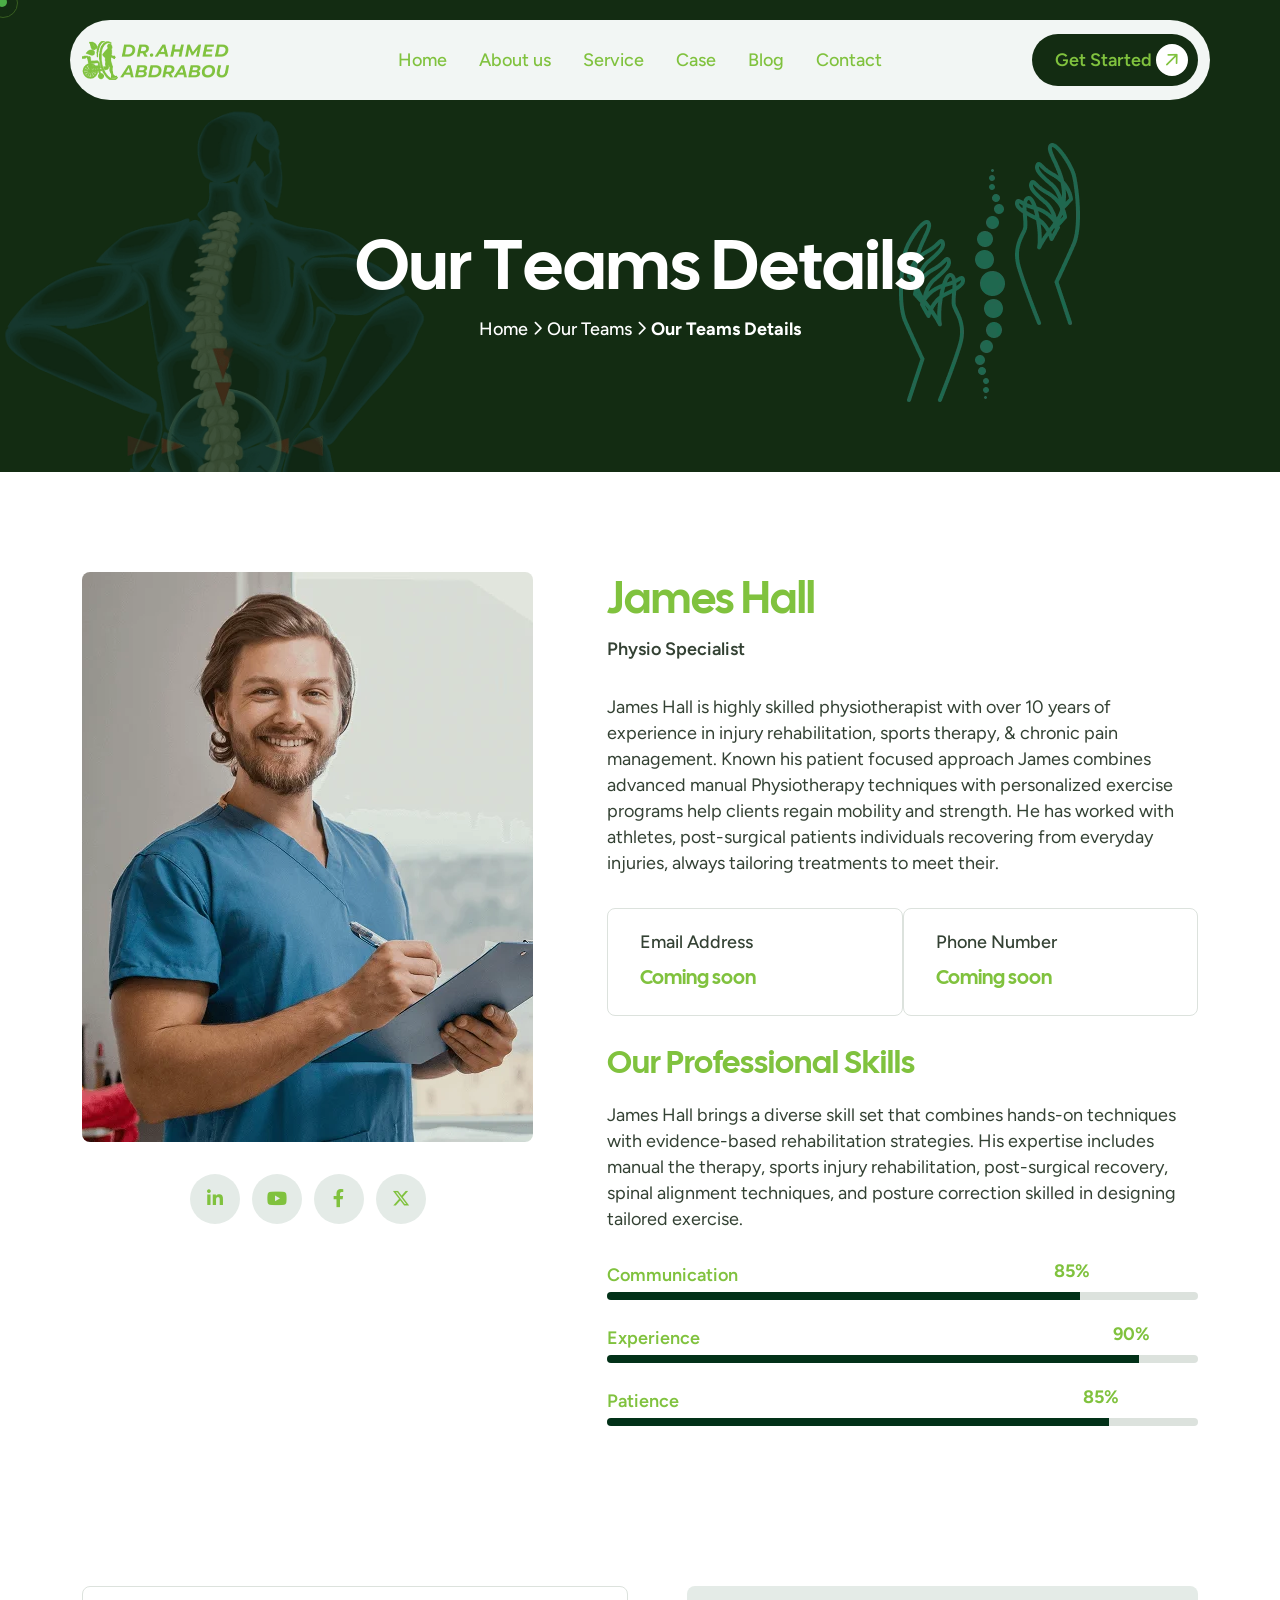
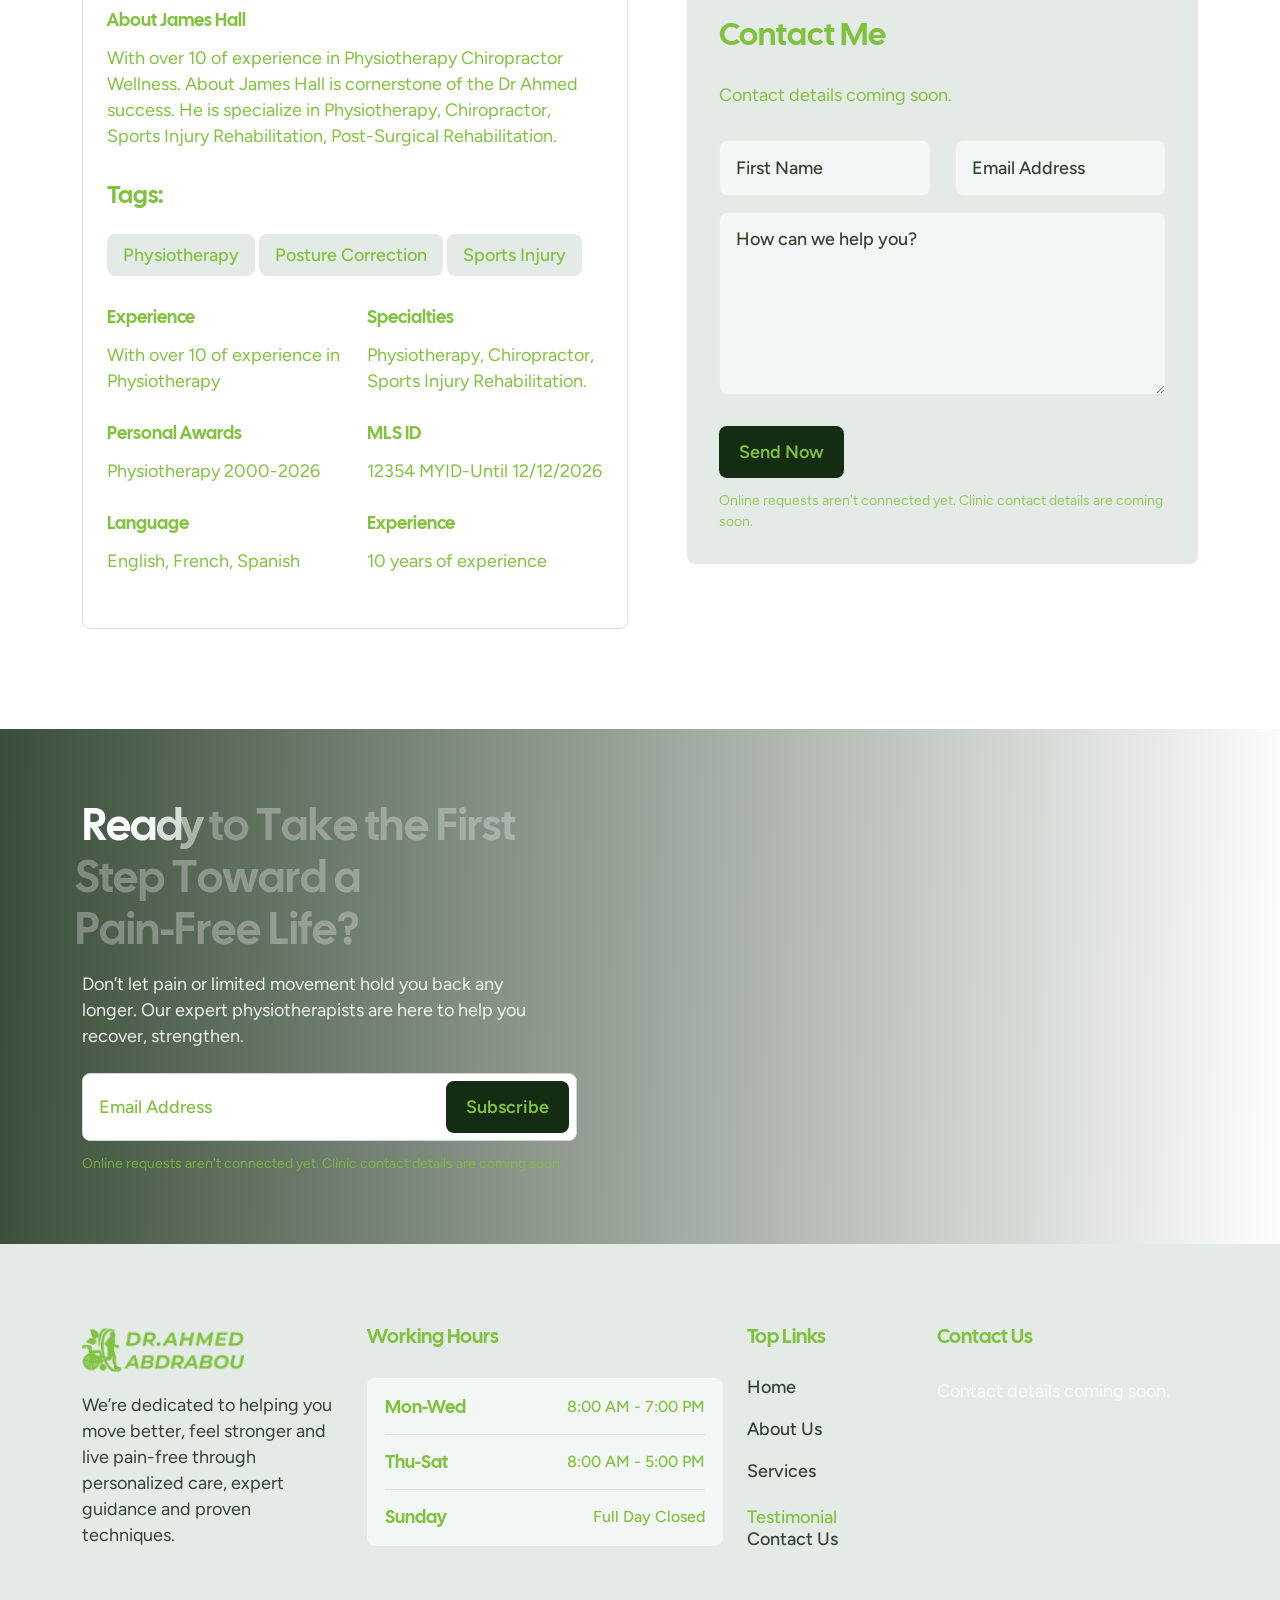
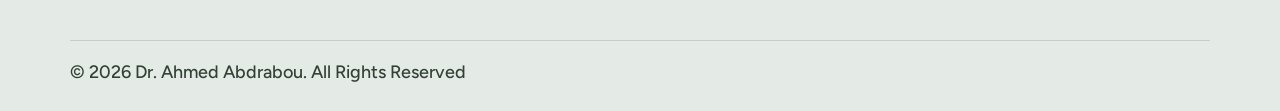
<file: team-details.html>
<!DOCTYPE html>
<html lang="en">

<head>
    <meta charset="UTF-8">
    <meta name="viewport" content="width=device-width, initial-scale=1.0">
    <title>Team Member | Dr. Ahmed Abdrabou Physical Therapy</title>
    <meta name="description" content="Profile of a physical therapist at Dr. Ahmed Abdrabou's clinic.">
    <link rel="canonical" href="https://physical-therapy-orpin.vercel.app/team-details.html">
    <meta property="og:type" content="website">
    <meta property="og:site_name" content="Dr. Ahmed Abdrabou Physical Therapy">
    <meta property="og:title" content="Team Member | Dr. Ahmed Abdrabou Physical Therapy">
    <meta property="og:description" content="Profile of a physical therapist at Dr. Ahmed Abdrabou's clinic.">
    <meta property="og:url" content="https://physical-therapy-orpin.vercel.app/team-details.html">
    <meta property="og:image" content="https://physical-therapy-orpin.vercel.app/assets/img/og-image.jpg">
    <meta name="twitter:card" content="summary_large_image">

    <!-- fav logo -->
    <link rel="icon" href="assets/img/fav-icon.png" type="image/png">

    <!-- css files -->
    <!-- bootstrap css -->
    <link rel="stylesheet" href="assets/css/plugins/bootstrap.min.css">
    <!-- swiper css -->
    <link rel="stylesheet" href="assets/css/plugins/swiper-bundle.min.css">
    <!-- nice-select css -->
    <link rel="stylesheet" href="assets/css/plugins/nice-select.css">
    <!-- fontawesome css -->
    <link rel="stylesheet" href="assets/css/plugins/all.css">
    <!-- magnific-popup css -->
    <link rel="stylesheet" href="assets/css/plugins/magnific-popup.css">
    <!-- aos css -->
    <link rel="stylesheet" href="assets/css/plugins/aos.css">
    <!-- odometer css -->
    <link rel="stylesheet" href="assets/css/plugins/odometer-theme-default.min.css">
    <!-- custom css -->
    <link rel="stylesheet" href="assets/css/style.css">
</head>

<body>

    <!-- preloader -->
    <div class="preloader">
        <div class="loading-container">
            <div class="loading"></div>
            <div id="loading-icon"><img src="assets/img/preloader/vl-preloader-1.1.png" alt=""></div>
        </div>
    </div>

  <!--================= vkl header section start =================-->
     <header>
        <div id="vl-header-sticky" class="vl-header-area vl-header-area-2 vl-transparent-header">
            <div class="container vkl-header-padding vkl-bg-2 br-99">
                <div class="row align-items-center">
                    <div class="col-xl-2 col-md-6 col-6">
                        <div class="vl-logo">
                                <a href="index.html"><img class="w-100" src="assets/img/dr ahmed logo.png"
                                    alt="" style="    width: 147px !important;
    "></a>
                                  
                        </div>
                    </div>
                    <div class="col-xl-8 d-none d-xl-block">
                        <div class="vl-main-menu vl-main-menu-black text-center">
                            <nav class="vl-mobile-menu-active">
                                <ul>
                                    <li><a href="index.html">Home</a></li>
                                    <li><a href="about.html">About us</a></li>
                                    <li><a href="service.html">Service</a></li>
                                    <li><a href="case.html">Case</a></li>
                                    <li><a href="blog.html">Blog</a></li>
                                    <li><a href="contact.html">Contact</a></li>
                                </ul>
                            </nav>
                        </div>
                    </div>
                    <div class="col-xl-2 col-md-6 col-6">
                        <!-- header btn -->
                        <div class="vl-header-btn d-none d-xl-block">
                            <!-- btn -->
                            <a href="contact.html" class="vkl-btn-primary-2">Get Started <span class="arrow-icon"><i
                                        class="fa-regular fa-arrow-right"></i></span></a>
                        </div>
                        <!-- action btn -->
                        <div class="vl-header-action-item vl-header-action-item-2 d-block d-xl-none">
                            <button type="button" class="vl-offcanvas-toggle">
                                <svg xmlns="http://www.w3.org/2000/svg" width="30" height="16" viewBox="0 0 30 16">
                                    <rect x="10" width="20" height="2" fill="currentColor"></rect>
                                    <rect x="5" y="7" width="25" height="2" fill="currentColor"></rect>
                                    <rect x="10" y="14" width="20" height="2" fill="currentColor"></rect>
                                </svg>
                            </button>
                        </div>
                    </div>
                </div>
            </div>
        </div>
    </header>

    <!-- MouseCursor Start -->
    <div class="mouseCursor cursor-outer"></div>
    <div class="mouseCursor cursor-inner"></div>


    <!-- offcanvas menu start -->
    <div class="vl-offcanvas">
        <div class="vl-offcanvas-wrapper">
            <div class="vl-offcanvas-header d-flex justify-content-between align-items-center mb-50">
                <div class="vl-offcanvas-logo">
                    <a href="index.html"><img src="assets/img/dr ahmed logo.png" alt="" style="  width: 162px;
"></a>
                </div>
                <div class="vl-offcanvas-close">
                    <button class="vl-offcanvas-close-toggle"><i class="fa-solid fa-xmark"></i></button>
                </div>
            </div>

            <div class="vl-offcanvas-menu d-lg-block mb-40">
                <nav></nav>
            </div>


            <div class="vl-offcanvas-info mb-30">
                <h3 class="vl-offcanvas-sm-title mb-20">Contact Us</h3>
                <p>Contact details coming soon.</p>
            </div>

            <div class="vkl-offcanvas-btn mb-30">
                <a href="contact.html" class="w-100 text-center vkl-primary-btn">Contact Now</a>
            </div>
        </div>
    </div>
    <div class="vl-offcanvas-overlay"></div>
    <!-- offcanvas menu end -->

    <!--================= vkl header section End =================-->
   
            <main>
                <!--================= vkl breadcrumb section start =================-->
                <section class="vkl-banner-area vkl-banner-area-2 vkl-cmn-bg fix p-relative"
                    style="background-image: url(./assets/img/physiotherapy/banner/vl-hero-bg.webp);">
                    <div class="shape-1 shape-1-1 d-none d-md-block p-absolute"><img
                            src="assets/img/physiotherapy/banner/shape-1.webp" alt=""></div>
                    <div class="shape-2 shape-2-2 d-none d-md-block p-absolute"><img
                            src="assets/img/physiotherapy/banner/shape-2.webp" alt=""></div>
                    <div class="container">
                        <div class="row">
                            <div class="col-xl-9 mx-auto text-center">
                                <div class="vkl-hero-content">
                                    <!-- vkl section title start -->
                                    <div class="vkl-section-title">
                                        <h2 class="title title-2 text-effect pb-16">Our Teams Details</h2>
                                    </div> <!-- vkl section title end -->
                                    <div class="vkl-breacrumb-menu">
                                        <ul>
                                            <li><a href="index.html">Home</a></li>
                                            <li><i class="fa-regular fa-angle-right"></i></li>
                                            <li><a href="#">Our Teams</a></li>
                                            <li><i class="fa-regular fa-angle-right"></i></li>
                                            <li><a class="active" href="#">Our Teams Details</a></li>

                                        </ul>
                                    </div>
                                </div>
                            </div>
                        </div>
                    </div>
                </section>
                <!--================= vkl breadcrumb section End =================-->


                <!--================= Team Details section Start =================-->
                <section class="vl-team-details-area vkl-gray-bg-1 pt-100 pb-70">
                    <div class="container">
                        <div class="row">
                            <div class="col-xl-5 col-lg-5 mb-30">
                                <div class="team__details__post">
                                    <!-- thumbnail -->
                                    <div class="team__details__post-thumb">
                                        <img class="w-100" src="assets/img/physiotherapy/team/vkl-team-details1.1.webp"
                                            alt="">
                                    </div>
                                    <div class="team__details__post-auth">

                                        <!-- social -->
                                        <div class="vkl-team-social mt-32">
                                            <a href="#" aria-label="LinkedIn"><i class="fa-brands fa-linkedin-in" aria-hidden="true"></i></a>
                                            <a href="#" aria-label="YouTube"><i class="fa-brands fa-youtube" aria-hidden="true"></i></a>
                                            <a href="#" aria-label="Facebook"><i class="fa-brands fa-facebook-f" aria-hidden="true"></i></a>
                                            <a href="#" aria-label="X (Twitter)"><i class="fa-brands fa-x-twitter" aria-hidden="true"></i></a>
                                        </div>
                                    </div>
                                </div>
                            </div>
                            <div class="col-xl-7 col-lg-7 mb-30">
                                <div class="team__details__desc ml-50">
                                    <!-- title -->
                                    <div class="team__details__desc-heading">
                                        <h3 class="title pb-12">James Hall</h3>
                                        <span class="desegnitation">Physio Specialist</span>
                                    </div>
                                    <!-- content block -->
                                    <div class="team__details__desc-content">
                                        <p class="para pb-32">James Hall is highly skilled physiotherapist with over 10
                                            years
                                            of experience in injury rehabilitation, sports therapy, & chronic pain
                                            management. Known his patient focused approach James combines advanced
                                            manual Physiotherapy techniques with personalized exercise programs help
                                            clients regain mobility and strength. He has worked with athletes,
                                            post-surgical patients individuals recovering from everyday injuries, always
                                            tailoring treatments to meet their.</p>
                                    </div>

                                    <div class="row gx-0">
                                        <div class="col-xl-6 col-md-6 mb-30">
                                            <div class="vkl-team-member-contact">
                                                <p class="title">Email Address</p>
                                                <p class="vkl-tecontact">Coming soon</p>
                                            </div>
                                        </div>
                                        <div class="col-xl-6 col-md-6 mb-30">
                                            <div class="vkl-team-member-contact">
                                                <p class="title">Phone Number</p>
                                                <p class="vkl-tecontact">Coming soon</p>
                                            </div>
                                        </div>
                                    </div>

                                    <div class="vkl-team-details-content2">
                                        <h3 class="title">Our Professional Skills</h3>
                                        <p class="para">James Hall brings a diverse skill set that combines hands-on techniques with evidence-based rehabilitation strategies. His expertise includes manual the therapy, sports injury rehabilitation, post-surgical recovery, spinal alignment techniques, and posture correction skilled in designing tailored exercise.</p>
                                    </div>


                                    <div class="tp-team-skill-info mt-30 mb-60">
                                        <div class="tp-skill-bar">
                                            <div class="tp-skill-item mb-25">
                                                <label>Communication</label>
                                                <div class="progress-outer">
                                                    <span class="progress-num" style="left:calc(80% - 31px)">85%</span>
                                                    <div class="fix">
                                                        <div class="progress tpSkillInLeft" role="progressbar"
                                                            aria-label="Example with label" aria-valuenow="25"
                                                            aria-valuemin="0" aria-valuemax="100">
                                                            <div class="progress-bar" style="width: 80%"></div>
                                                        </div>
                                                    </div>
                                                </div>
                                            </div>
                                            <div class="tp-skill-item mb-25">
                                                <label>Experience</label>
                                                <div class="progress-outer">
                                                    <span class="progress-num" style="left:calc(90% - 31px)">90%</span>
                                                    <div class="fix">
                                                        <div class="progress tpSkillInLeft" role="progressbar"
                                                            aria-label="Example with label" aria-valuenow="25"
                                                            aria-valuemin="0" aria-valuemax="100">
                                                            <div class="progress-bar" style="width: 90%"></div>
                                                        </div>
                                                    </div>
                                                </div>
                                            </div>
                                            <div class="tp-skill-item mb-25">
                                                <label>Patience</label>
                                                <div class="progress-outer">
                                                    <span class="progress-num" style="left:calc(85% - 31px)">85%</span>
                                                    <div class="fix">
                                                        <div class="progress tpSkillInLeft" role="progressbar"
                                                            aria-label="Example with label" aria-valuenow="25"
                                                            aria-valuemin="0" aria-valuemax="100">
                                                            <div class="progress-bar" style="width: 85%"></div>
                                                        </div>
                                                    </div>
                                                </div>
                                            </div>
                                        </div>
                                    </div>
                                </div>
                            </div>
                        </div>
                    </div>
                </section>
                <!--================= Team Details section End =================-->

                <!--================= about team-member start =================-->
                <section class="vl-team-member-about-details vkl-gray-bg-1 pb-70">
                    <div class="container">
                        <div class="row">
                            <div class="col-xl-6 mb-30">
                                <div class="team__member__details">
                                    <h3 class="title pb-24">About James Hall</h3>
                                    <p class="para">With over 10 of experience in Physiotherapy Chiropractor Wellness. About  James Hall is cornerstone of the Dr Ahmed success. He is specialize in Physiotherapy, Chiropractor, Sports Injury Rehabilitation, Post-Surgical Rehabilitation.</p>

                                    <h4 class="tagtitle pb-24 mt-32">Tags:</h4>
                                    <a href="#" class="tagbg">Physiotherapy </a>
                                    <a href="#" class="tagbg">Posture Correction</a>
                                    <a href="#" class="tagbg">Sports Injury</a>

                                    <div class="vl-teammember-expbox mt-32">
                                        <div class="row">
                                            <div class="col-lg-6">
                                                <!-- single box -->
                                                <div class="single-expbox mb-30">
                                                    <h3 class="title">Experience</h3>
                                                    <p class="para">With over 10 of experience in Physiotherapy</p>
                                                </div>
                                                <!-- single box -->
                                                <div class="single-expbox mb-30">
                                                    <h3 class="title">Personal Awards</h3>
                                                    <p class="para">Physiotherapy 2000-2026</p>
                                                </div>
                                                <!-- single box -->
                                                <div class="single-expbox mb-30">
                                                    <h3 class="title">Language </h3>
                                                    <p class="para">English, French, Spanish</p>
                                                </div>
                                            </div>
                                            <div class="col-lg-6">
                                                <!-- single box -->
                                                <div class="single-expbox mb-30">
                                                    <h3 class="title">Specialties</h3>
                                                    <p class="para">Physiotherapy, Chiropractor, Sports Injury Rehabilitation.
                                                    </p>
                                                </div>
                                                <!-- single box -->
                                                <div class="single-expbox mb-30">
                                                    <h3 class="title">MLS ID</h3>
                                                    <p class="para">12354 MYID-Until 12/12/2026</p>
                                                </div>
                                                <!-- single box -->
                                                <div class="single-expbox mb-30">
                                                    <h3 class="title">Experience </h3>
                                                    <p class="para">10 years of experience </p>
                                                </div>
                                            </div>
                                        </div>
                                    </div>
                                </div>
                            </div>
                            <div class="col-xl-6 mb-30">
                                <div class="team__member__details-cf ml-35">
                                    <h4 class="title pb-32">Contact Me</h4>
                                    <!-- iicon list -->
                                    <div class="team__details__post-iconlist mb-32">
                                        <p>Contact details coming soon.</p>
                                    </div>
                                    <div class="team__member__details-formarea">
                                        <form action="#">
                                            <div class="row">
                                                <div class="col-lg-6">
                                                    <input class="mb-16" type="text" placeholder="First Name">
                                                </div>
                                                <div class="col-lg-6">
                                                    <input class="mb-16" type="email" placeholder="Email Address">
                                                </div>
                                                <div class="col-lg-12">
                                                    <textarea name="message" id="message"
                                                        placeholder="How can we help you?"></textarea>
                                                </div>
                                                <div class="col-lg-12 mt-24">
                                                    <div class="vl-team-details-btn">
                                                        <button class="vkl-primary-btn">Send Now</button>
                                                    </div>

                                                </div>
                                            </div>
                                        </form>
                                    </div>
                                </div>
                            </div>
                        </div>
                    </div>
                </section>
                <!--================= about team-member end =================-->


                <!--================= Cta section start =================-->
        <section class="vkl-cta-area vkl-cmn-bg parallaxie"
            style="background-image: url(./assets/img/physiotherapy/banner/vl-hero-bg.webp);">
            <div class="container">
                <div class="row">
                    <div class="col-xl-6 col-lg-8 col-md-9">
                        <!-- cta content -->
                        <div class="vkl-cta-content">
                            <!-- vkl section title start -->
                            <div class="vkl-section-title vkl-section-title-white">
                                <h2 class="title text-effect">Ready to Take the First Step Toward a Pain-Free Life?</h2>
                                <p class="desc pt-16 pb-24">Don’t let pain or limited movement hold you back any longer.
                                    Our expert physiotherapists are here to help you recover, strengthen.</p>
                            </div> <!-- vkl section title end -->
                            <div class="vkl-cta-from-area">
                                <form action="#">
                                    <input type="email" placeholder="Email Address">
                                    <div class="vkl-cta-form-btn">
                                        <button type="submit" class="vkl-primary-btn">Subscribe</button>
                                    </div>

                                </form>
                            </div>
                        </div>
                    </div>
                </div>
            </div>
        </section>
        <!--================= Cta section End =================-->
                <!-- progress -->
                <div class="paginacontainer">
                    <div class="progress-wrap">
                        <svg class="progress-circle svg-content" width="100%" height="100%" viewBox="-1 -1 102 102">
                            <path d="M50,1 a49,49 0 0,1 0,98 a49,49 0 0,1 0,-98" />
                        </svg>
                    </div>
                </div>

            </main>


            <!--================= Footer section start =================-->
            <footer class="vl-footer vkl-bg-1 fix pt-80">
        <div class="container">
            <div class="row">
                <div class="col-xl-3 col-md-6">
                    <!-- footer widget 1 -->
                    <div class="vl-footer-widget-1 mb-60">
                        <div class="vl-footer-logo">
                            <a href="index.html"><img src="assets/img/dr ahmed logo.png" alt="" style="  width: 162px;
"></a>
                        </div>
                        <div class="vl-footer-content">
                            <p class="para pt-16 pb-32">We’re dedicated to helping you move better, feel stronger and live pain-free through personalized care, expert guidance and proven techniques.</p>
                        </div>
                    </div>
                </div>
                <div class="col-xl-4 col-md-6">
                    <div class="vl-footer-widget-3 mb-60">
                        <h3 class="vl-footer-widget-title mb-30">Working Hours</h3>
                        <div class="vkl-work-hour-wrap vkl-bg-2 br-8">
                            <!-- single working hour -->
                            <div class="vkl-content-flex">
                                <h5 class="day-title">Mon-Wed</h5>
                                <p class="para">8:00 AM - 7:00 PM</p>
                            </div>
                            <!-- single working hour -->
                            <div class="vkl-content-flex">
                                <h5 class="day-title">Thu-Sat</h5>
                                <p class="para">8:00 AM - 5:00 PM</p>
                            </div>
                            <!-- single working hour -->
                            <div class="vkl-content-flex">
                                <h5 class="day-title">Sunday</h5>
                                <p class="para">Full Day Closed</p>
                            </div>
                        </div>
                    </div>
                </div>
                <div class="col-xl-2 col-md-6">
                    <div class="vl-footer-widget-2 mb-60">
                        <h3 class="vl-footer-widget-title mb-30">Top Links</h3>
                        <div class="vl-footer-menu">
                            <ul>
                                <li><a href="index.html">Home</a></li>
                                <li><a href="about.html">About Us</a></li>
                                <li><a href="service.html">Services</a></li>
                                <li>Testimonial</li>
                                <li><a href="contact.html">Contact Us</a></li>
                            </ul>
                        </div>
                    </div>
                </div>

                <div class="col-xl-3 col-md-6">
                    <!-- footer widget 4 -->
                    <div class="vl-footer-widget-4 mb-30">
                        <h3 class="vl-footer-widget-title mb-30">Contact Us</h3>
                        <p class="para">Contact details coming soon.</p>
                    </div>
                </div>
            </div>
        </div>
        <div class="container">
            <div class="row">
                <div class="vl-copy-righ1t">
                    <div class="row">
                        <div class="col-md-6 mb-30">
                            <div class="vl-footer-copy-right-widget">
                                <p class="para">© 2026 Dr. Ahmed Abdrabou. All Rights Reserved</p>
                            </div>
                        </div>
                        <div class="col-md-6 mb-30">
                            <div class="vl-copy-right-menu">
                            </div>
                        </div>
                    </div>
                </div>
            </div>
        </div>
    </footer>
            <!--================= Footer section End =================-->


    <!-- js file -->
    <script src="assets/js/plugins/jquery-3.7.1.min.js"></script>
    <!-- bootstrap js -->
    <script src="assets/js/plugins/bootstrap.min.js" defer></script>
    <!-- swiper js -->
    <script src="assets/js/plugins/swiper-bundle.min.js" defer></script>
    <!-- nice-select js -->
    <script src="assets/js/plugins/nice-select.js" defer></script>
    <!-- fontawesome js -->
    <script src="assets/js/plugins/fontawesome.min.js" defer></script>
    <!-- magnific-popup js -->
    <script src="assets/js/plugins/magnific-popup.js" defer></script>
    <!-- waypoints js -->
    <script src="assets/js/plugins/waypoints.js" defer></script>
    <!-- aos js -->
    <script src="assets/js/plugins/aos.js" defer></script>
    <!-- odometer js -->
    <script src="assets/js/plugins/odometer.min.js" defer></script>
    <!-- parallaxie js -->
    <script src="assets/js/plugins/parallaxie.js"></script>
    <!-- ScrollSmoother js -->
    <script src="assets/js/plugins/SmoothScroll.js"></script>
    <script src="assets/js/plugins/plugin.js" defer></script>
    <!-- custom js -->
    <script src="assets/js/main.js" defer></script>
    <script src="assets/js/forms.js" defer></script>
    <script src="assets/js/slider.js" defer></script>
</body>
</html>
</file>
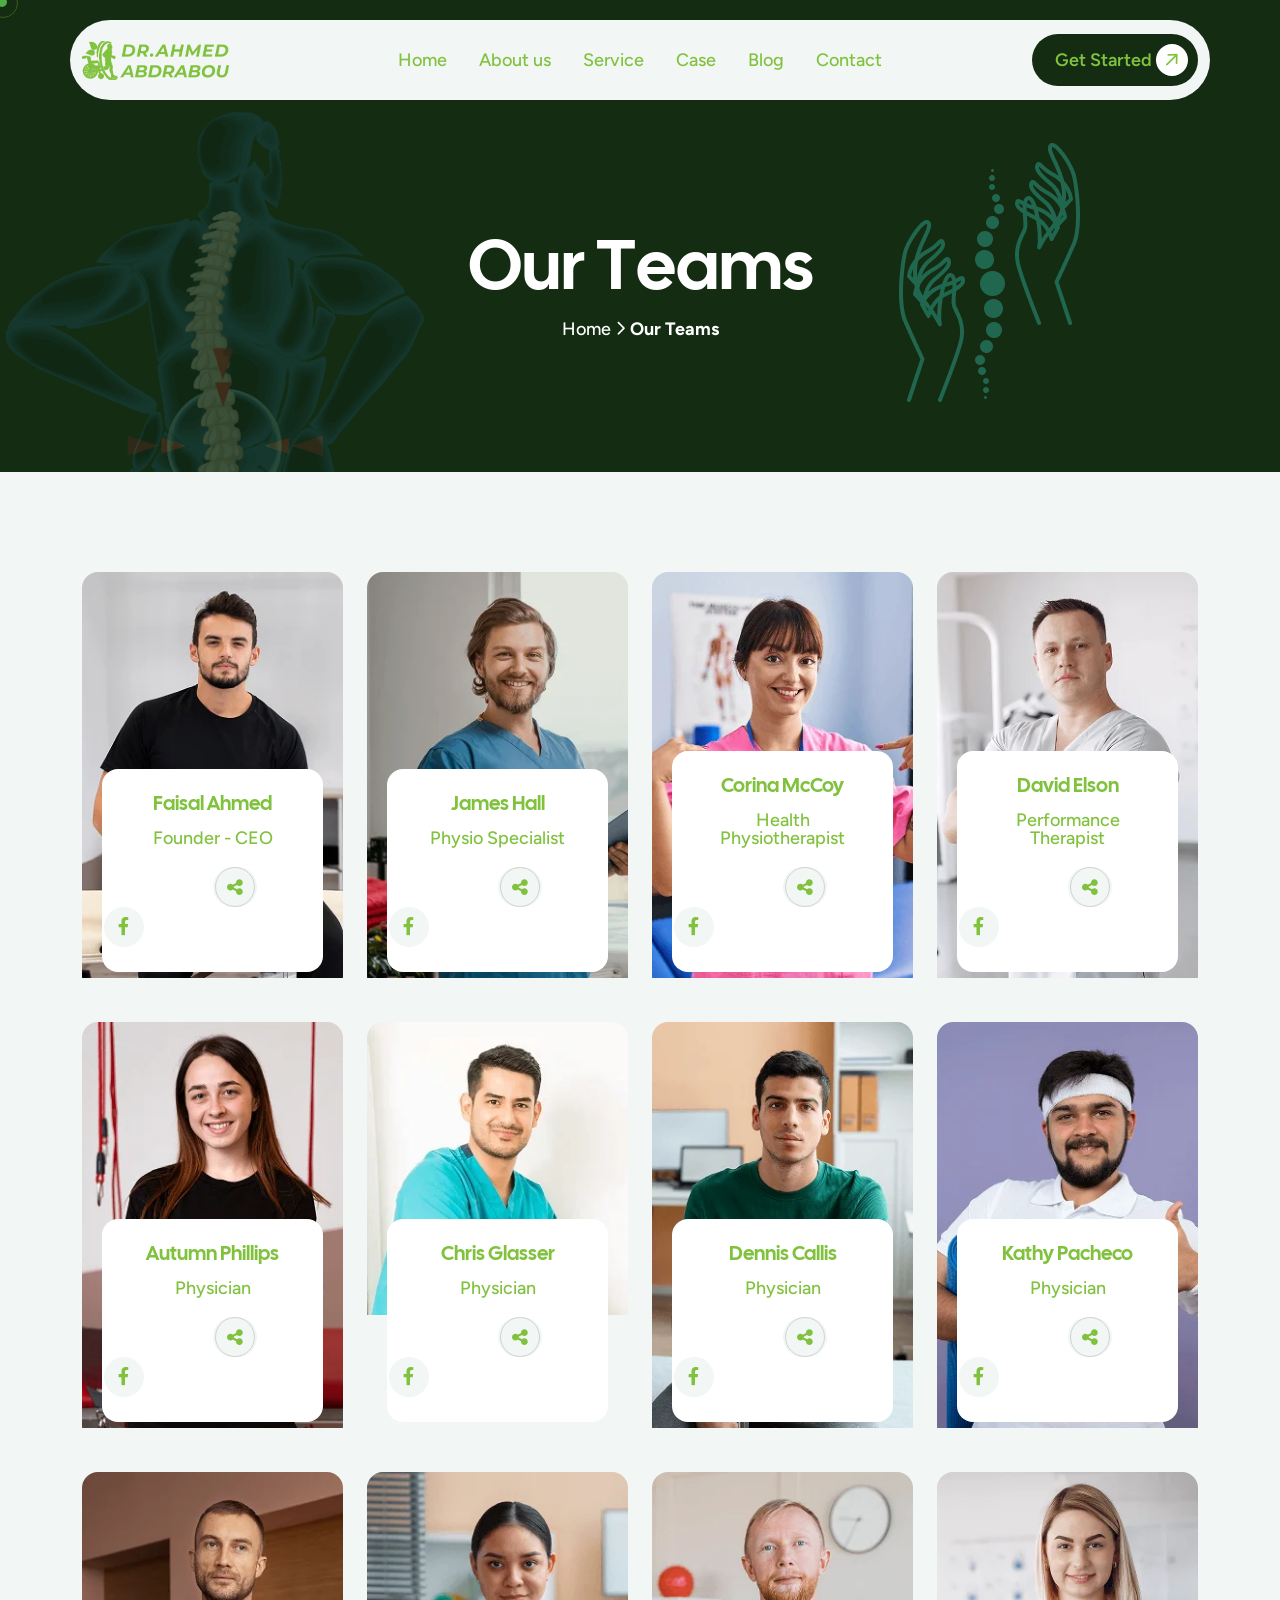
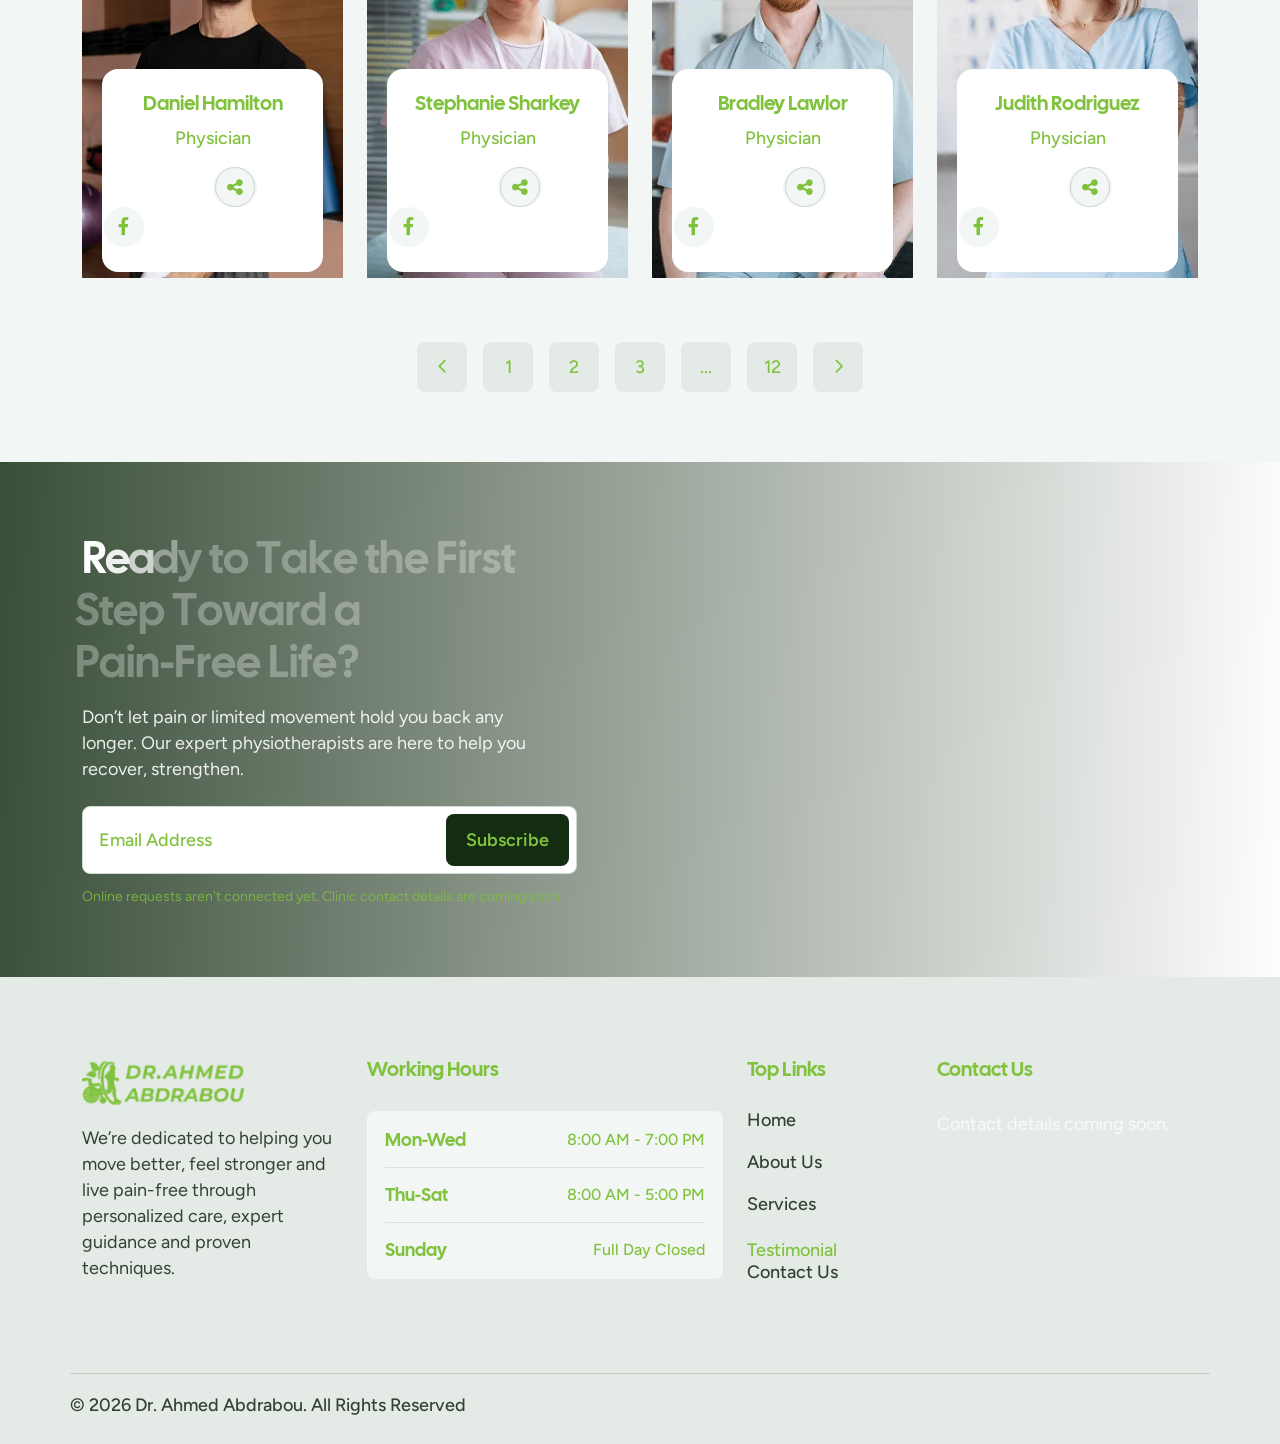
<file: team.html>
<!DOCTYPE html>
<html lang="en">

<head>
    <meta charset="UTF-8">
    <meta name="viewport" content="width=device-width, initial-scale=1.0">
    <title>Our Team | Dr. Ahmed Abdrabou Physical Therapy</title>
    <meta name="description" content="Meet the physical therapy team at Dr. Ahmed Abdrabou's clinic.">
    <link rel="canonical" href="https://physical-therapy-orpin.vercel.app/team.html">
    <meta property="og:type" content="website">
    <meta property="og:site_name" content="Dr. Ahmed Abdrabou Physical Therapy">
    <meta property="og:title" content="Our Team | Dr. Ahmed Abdrabou Physical Therapy">
    <meta property="og:description" content="Meet the physical therapy team at Dr. Ahmed Abdrabou's clinic.">
    <meta property="og:url" content="https://physical-therapy-orpin.vercel.app/team.html">
    <meta property="og:image" content="https://physical-therapy-orpin.vercel.app/assets/img/og-image.jpg">
    <meta name="twitter:card" content="summary_large_image">

    <!-- fav logo -->
    <link rel="icon" href="assets/img/fav-icon.png" type="image/png">

    <!-- css files -->
    <!-- bootstrap css -->
    <link rel="stylesheet" href="assets/css/plugins/bootstrap.min.css">
    <!-- swiper css -->
    <link rel="stylesheet" href="assets/css/plugins/swiper-bundle.min.css">
    <!-- nice-select css -->
    <link rel="stylesheet" href="assets/css/plugins/nice-select.css">
    <!-- fontawesome css -->
    <link rel="stylesheet" href="assets/css/plugins/all.css">
    <!-- magnific-popup css -->
    <link rel="stylesheet" href="assets/css/plugins/magnific-popup.css">
    <!-- aos css -->
    <link rel="stylesheet" href="assets/css/plugins/aos.css">
    <!-- odometer css -->
    <link rel="stylesheet" href="assets/css/plugins/odometer-theme-default.min.css">
    <!-- custom css -->
    <link rel="stylesheet" href="assets/css/style.css">
</head>

<body>

    <!-- preloader -->
    <div class="preloader">
        <div class="loading-container">
            <div class="loading"></div>
            <div id="loading-icon"><img src="assets/img/preloader/vl-preloader-1.1.png" alt=""></div>
        </div>
    </div>

      <!--================= vkl header section start =================-->
    <header>
        <div id="vl-header-sticky" class="vl-header-area vl-header-area-2 vl-transparent-header">
            <div class="container vkl-header-padding vkl-bg-2 br-99">
                <div class="row align-items-center">
                    <div class="col-xl-2 col-md-6 col-6">
                        <div class="vl-logo">
                                <a href="index.html"><img class="w-100" src="assets/img/dr ahmed logo.png"
                                    alt="" style="    width: 147px !important;
    "></a>
                                  
                        </div>
                    </div>
                    <div class="col-xl-8 d-none d-xl-block">
                        <div class="vl-main-menu vl-main-menu-black text-center">
                            <nav class="vl-mobile-menu-active">
                                <ul>
                                    <li><a href="index.html">Home</a></li>
                                    <li><a href="about.html">About us</a></li>
                                    <li><a href="service.html">Service</a></li>
                                    <li><a href="case.html">Case</a></li>
                                    <li><a href="blog.html">Blog</a></li>
                                    <li><a href="contact.html">Contact</a></li>
                                </ul>
                            </nav>
                        </div>
                    </div>
                    <div class="col-xl-2 col-md-6 col-6">
                        <!-- header btn -->
                        <div class="vl-header-btn d-none d-xl-block">
                            <!-- btn -->
                            <a href="contact.html" class="vkl-btn-primary-2">Get Started <span class="arrow-icon"><i
                                        class="fa-regular fa-arrow-right"></i></span></a>
                        </div>
                        <!-- action btn -->
                        <div class="vl-header-action-item vl-header-action-item-2 d-block d-xl-none">
                            <button type="button" class="vl-offcanvas-toggle">
                                <svg xmlns="http://www.w3.org/2000/svg" width="30" height="16" viewBox="0 0 30 16">
                                    <rect x="10" width="20" height="2" fill="currentColor"></rect>
                                    <rect x="5" y="7" width="25" height="2" fill="currentColor"></rect>
                                    <rect x="10" y="14" width="20" height="2" fill="currentColor"></rect>
                                </svg>
                            </button>
                        </div>
                    </div>
                </div>
            </div>
        </div>
    </header>

    <!-- MouseCursor Start -->
    <div class="mouseCursor cursor-outer"></div>
    <div class="mouseCursor cursor-inner"></div>


    <!-- offcanvas menu start -->
    <div class="vl-offcanvas">
        <div class="vl-offcanvas-wrapper">
            <div class="vl-offcanvas-header d-flex justify-content-between align-items-center mb-50">
                <div class="vl-offcanvas-logo">
                    <a href="index.html"><img src="assets/img/dr ahmed logo.png" alt="" style="  width: 162px;
"></a>
                </div>
                <div class="vl-offcanvas-close">
                    <button class="vl-offcanvas-close-toggle"><i class="fa-solid fa-xmark"></i></button>
                </div>
            </div>

            <div class="vl-offcanvas-menu d-lg-block mb-40">
                <nav></nav>
            </div>


            <div class="vl-offcanvas-info mb-30">
                <h3 class="vl-offcanvas-sm-title mb-20">Contact Us</h3>
                <p>Contact details coming soon.</p>
            </div>

            <div class="vkl-offcanvas-btn mb-30">
                <a href="contact.html" class="w-100 text-center vkl-primary-btn">Contact Now</a>
            </div>
        </div>
    </div>
    <div class="vl-offcanvas-overlay"></div>
    <!-- offcanvas menu end -->

    <!--================= vkl header section End =================-->
    <main>
                <!--================= vkl breadcrumb section start =================-->
                <section class="vkl-banner-area vkl-banner-area-2 vkl-cmn-bg fix p-relative"
                    style="background-image: url(./assets/img/physiotherapy/banner/vl-hero-bg.webp);">
                    <div class="shape-1 shape-1-1 d-none d-md-block p-absolute"><img
                            src="assets/img/physiotherapy/banner/shape-1.webp" alt=""></div>
                    <div class="shape-2 shape-2-2 d-none d-md-block p-absolute"><img
                            src="assets/img/physiotherapy/banner/shape-2.webp" alt=""></div>
                    <div class="container">
                        <div class="row">
                            <div class="col-xl-9 mx-auto text-center">
                                <div class="vkl-hero-content">
                                    <!-- vkl section title start -->
                                    <div class="vkl-section-title">
                                        <h2 class="title title-2 text-effect pb-16">Our Teams</h2>
                                    </div> <!-- vkl section title end -->
                                    <div class="vkl-breacrumb-menu">
                                        <ul>
                                            <li><a href="index.html">Home</a></li>
                                            <li><i class="fa-regular fa-angle-right"></i></li>
                                            <li><a class="active" href="#">Our Teams</a></li>
                                        </ul>
                                    </div>
                                </div>
                            </div>
                        </div>
                    </div>
                </section>
                <!--================= vkl breadcrumb section End =================-->

                <!--================= vkl team section start =================-->
                <section class="vkl-bg-2 pt-100 pb-70">
                    <div class="container">
                        <div class="row">
                            <!-- single team item start-->
                            <div class="col-xl-3 col-lg-4 col-md-6 mb-30">
                                <div class="vkl-team-item">
                                    <!-- team thumb -->
                                    <div class="vkl-team-item-thumb">
                                        <img class="w-100" src="assets/img/physiotherapy/team/vkl-team-1.2.png" alt="">
                                    </div>
                                    <!-- team content -->
                                    <div class="vkl-team-item-content vkl-team-item-content-inner">
                                        <h4 class="vkl-team-item-title"><a href="team-details.html">Faisal Ahmed</a>
                                        </h4>
                                        <p class="vkl-team-item-desc pt-16 pb-20">Founder - CEO</p>
                                        <!-- team social -->
                                        <div class="vkl-team-item-social">
                                            <ul>
                                                <li><a href="#" aria-label="X (Twitter)"><i class="fa-brands fa-x-twitter" aria-hidden="true"></i></a></li>
                                                <li><a href="#" aria-label="LinkedIn"><i class="fa-brands fa-linkedin-in" aria-hidden="true"></i></a></li>
                                                <li><a class="share-icon" href="#" aria-label="Share"><i class="fa-solid fa-share-nodes" aria-hidden="true"></i></a></li>
                                                <li><a href="#" aria-label="Instagram"><i class="fa-brands fa-instagram" aria-hidden="true"></i></a></li>
                                                <li><a href="#" aria-label="Facebook"><i class="fa-brands fa-facebook-f" aria-hidden="true"></i></a></li>
                                            </ul>
                                        </div>
                                    </div>
                                </div>
                            </div> <!-- single team item end-->

                            <!-- single team item start-->
                            <div class="col-xl-3 col-lg-4 col-md-6 mb-30">
                                <div class="vkl-team-item">
                                    <!-- team thumb -->
                                    <div class="vkl-team-item-thumb">
                                        <img class="w-100" src="assets/img/physiotherapy/team/vkl-team-1.1.webp" alt="">
                                    </div>
                                    <!-- team content -->
                                    <div class="vkl-team-item-content vkl-team-item-content-inner">
                                        <h4 class="vkl-team-item-title"><a href="team-details.html">James Hall</a>
                                        </h4>
                                        <p class="vkl-team-item-desc pt-16 pb-20">Physio Specialist</p>
                                        <!-- team social -->
                                        <div class="vkl-team-item-social">
                                            <ul>
                                                <li><a href="#" aria-label="X (Twitter)"><i class="fa-brands fa-x-twitter" aria-hidden="true"></i></a></li>
                                                <li><a href="#" aria-label="LinkedIn"><i class="fa-brands fa-linkedin-in" aria-hidden="true"></i></a></li>
                                                <li><a class="share-icon" href="#" aria-label="Share"><i class="fa-solid fa-share-nodes" aria-hidden="true"></i></a></li>
                                                <li><a href="#" aria-label="Instagram"><i class="fa-brands fa-instagram" aria-hidden="true"></i></a></li>
                                                <li><a href="#" aria-label="Facebook"><i class="fa-brands fa-facebook-f" aria-hidden="true"></i></a></li>
                                            </ul>
                                        </div>
                                    </div>
                                </div>
                            </div> <!-- single team item end-->

                            <!-- single team item start-->
                            <div class="col-xl-3 col-lg-4 col-md-6 mb-30">
                                <div class="vkl-team-item">
                                    <!-- team thumb -->
                                    <div class="vkl-team-item-thumb">
                                        <img class="w-100" src="assets/img/physiotherapy/team/vkl-team-1.3.png" alt="">
                                    </div>
                                    <!-- team content -->
                                    <div class="vkl-team-item-content vkl-team-item-content-inner">
                                        <h4 class="vkl-team-item-title"><a href="team-details.html">Corina McCoy</a>
                                        </h4>
                                        <p class="vkl-team-item-desc pt-16 pb-20">Health Physiotherapist</p>
                                        <!-- team social -->
                                        <div class="vkl-team-item-social">
                                            <ul>
                                                <li><a href="#" aria-label="X (Twitter)"><i class="fa-brands fa-x-twitter" aria-hidden="true"></i></a></li>
                                                <li><a href="#" aria-label="LinkedIn"><i class="fa-brands fa-linkedin-in" aria-hidden="true"></i></a></li>
                                                <li><a class="share-icon" href="#" aria-label="Share"><i class="fa-solid fa-share-nodes" aria-hidden="true"></i></a></li>
                                                <li><a href="#" aria-label="Instagram"><i class="fa-brands fa-instagram" aria-hidden="true"></i></a></li>
                                                <li><a href="#" aria-label="Facebook"><i class="fa-brands fa-facebook-f" aria-hidden="true"></i></a></li>
                                            </ul>
                                        </div>
                                    </div>
                                </div>
                            </div> <!-- single team item end-->

                            <!-- single team item start-->
                            <div class="col-xl-3 col-lg-4 col-md-6 mb-30">
                                <div class="vkl-team-item">
                                    <!-- team thumb -->
                                    <div class="vkl-team-item-thumb">
                                        <img class="w-100" src="assets/img/physiotherapy/team/vkl-team-1.4.png" alt="">
                                    </div>
                                    <!-- team content -->
                                    <div class="vkl-team-item-content vkl-team-item-content-inner">
                                        <h4 class="vkl-team-item-title"><a href="team-details.html">David Elson</a>
                                        </h4>
                                        <p class="vkl-team-item-desc pt-16 pb-20">Performance Therapist</p>
                                        <!-- team social -->
                                        <div class="vkl-team-item-social">
                                            <ul>
                                                <li><a href="#" aria-label="X (Twitter)"><i class="fa-brands fa-x-twitter" aria-hidden="true"></i></a></li>
                                                <li><a href="#" aria-label="LinkedIn"><i class="fa-brands fa-linkedin-in" aria-hidden="true"></i></a></li>
                                                <li><a class="share-icon" href="#" aria-label="Share"><i class="fa-solid fa-share-nodes" aria-hidden="true"></i></a></li>
                                                <li><a href="#" aria-label="Instagram"><i class="fa-brands fa-instagram" aria-hidden="true"></i></a></li>
                                                <li><a href="#" aria-label="Facebook"><i class="fa-brands fa-facebook-f" aria-hidden="true"></i></a></li>
                                            </ul>
                                        </div>
                                    </div>
                                </div>
                            </div> <!-- single team item end-->


                            <!-- single team item start-->
                            <div class="col-xl-3 col-lg-4 col-md-6 mb-30">
                                <div class="vkl-team-item">
                                    <!-- team thumb -->
                                    <div class="vkl-team-item-thumb">
                                        <img class="w-100" src="assets/img/physiotherapy/team/vkl-team-1.5.webp" alt="">
                                    </div>
                                    <!-- team content -->
                                    <div class="vkl-team-item-content vkl-team-item-content-inner">
                                        <h4 class="vkl-team-item-title"><a href="team-details.html">Autumn Phillips</a>
                                        </h4>
                                        <p class="vkl-team-item-desc pt-16 pb-20">Physician</p>
                                        <!-- team social -->
                                        <div class="vkl-team-item-social">
                                            <ul>
                                                <li><a href="#" aria-label="X (Twitter)"><i class="fa-brands fa-x-twitter" aria-hidden="true"></i></a></li>
                                                <li><a href="#" aria-label="LinkedIn"><i class="fa-brands fa-linkedin-in" aria-hidden="true"></i></a></li>
                                                <li><a class="share-icon" href="#" aria-label="Share"><i class="fa-solid fa-share-nodes" aria-hidden="true"></i></a></li>
                                                <li><a href="#" aria-label="Instagram"><i class="fa-brands fa-instagram" aria-hidden="true"></i></a></li>
                                                <li><a href="#" aria-label="Facebook"><i class="fa-brands fa-facebook-f" aria-hidden="true"></i></a></li>
                                            </ul>
                                        </div>
                                    </div>
                                </div>
                            </div> <!-- single team item end-->

                            <!-- single team item start-->
                            <div class="col-xl-3 col-lg-4 col-md-6 mb-30">
                                <div class="vkl-team-item">
                                    <!-- team thumb -->
                                    <div class="vkl-team-item-thumb">
                                        <img class="w-100" src="assets/img/physiotherapy/team/vkl-team-8.2.png" alt="">
                                    </div>
                                    <!-- team content -->
                                    <div class="vkl-team-item-content vkl-team-item-content-inner">
                                        <h4 class="vkl-team-item-title"><a href="team-details.html">Chris Glasser</a>
                                        </h4>
                                        <p class="vkl-team-item-desc pt-16 pb-20">Physician</p>
                                        <!-- team social -->
                                        <div class="vkl-team-item-social">
                                            <ul>
                                                <li><a href="#" aria-label="X (Twitter)"><i class="fa-brands fa-x-twitter" aria-hidden="true"></i></a></li>
                                                <li><a href="#" aria-label="LinkedIn"><i class="fa-brands fa-linkedin-in" aria-hidden="true"></i></a></li>
                                                <li><a class="share-icon" href="#" aria-label="Share"><i class="fa-solid fa-share-nodes" aria-hidden="true"></i></a></li>
                                                <li><a href="#" aria-label="Instagram"><i class="fa-brands fa-instagram" aria-hidden="true"></i></a></li>
                                                <li><a href="#" aria-label="Facebook"><i class="fa-brands fa-facebook-f" aria-hidden="true"></i></a></li>
                                            </ul>
                                        </div>
                                    </div>
                                </div>
                            </div> <!-- single team item end-->

                            <!-- single team item start-->
                            <div class="col-xl-3 col-lg-4 col-md-6 mb-30">
                                <div class="vkl-team-item">
                                    <!-- team thumb -->
                                    <div class="vkl-team-item-thumb">
                                        <img class="w-100" src="assets/img/physiotherapy/team/vkl-team-iner1.1.png"
                                            alt="">
                                    </div>
                                    <!-- team content -->
                                    <div class="vkl-team-item-content vkl-team-item-content-inner">
                                        <h4 class="vkl-team-item-title"><a href="team-details.html">Dennis Callis</a>
                                        </h4>
                                        <p class="vkl-team-item-desc pt-16 pb-20">Physician</p>
                                        <!-- team social -->
                                        <div class="vkl-team-item-social">
                                            <ul>
                                                <li><a href="#" aria-label="X (Twitter)"><i class="fa-brands fa-x-twitter" aria-hidden="true"></i></a></li>
                                                <li><a href="#" aria-label="LinkedIn"><i class="fa-brands fa-linkedin-in" aria-hidden="true"></i></a></li>
                                                <li><a class="share-icon" href="#" aria-label="Share"><i class="fa-solid fa-share-nodes" aria-hidden="true"></i></a></li>
                                                <li><a href="#" aria-label="Instagram"><i class="fa-brands fa-instagram" aria-hidden="true"></i></a></li>
                                                <li><a href="#" aria-label="Facebook"><i class="fa-brands fa-facebook-f" aria-hidden="true"></i></a></li>
                                            </ul>
                                        </div>
                                    </div>
                                </div>
                            </div> <!-- single team item end-->

                            <!-- single team item start-->
                            <div class="col-xl-3 col-lg-4 col-md-6 mb-30">
                                <div class="vkl-team-item">
                                    <!-- team thumb -->
                                    <div class="vkl-team-item-thumb">
                                        <img class="w-100" src="assets/img/physiotherapy/team/vkl-team-iner1.2.png"
                                            alt="">
                                    </div>
                                    <!-- team content -->
                                    <div class="vkl-team-item-content vkl-team-item-content-inner">
                                        <h4 class="vkl-team-item-title"><a href="team-details.html">Kathy Pacheco</a>
                                        </h4>
                                        <p class="vkl-team-item-desc pt-16 pb-20">Physician</p>
                                        <!-- team social -->
                                        <div class="vkl-team-item-social">
                                            <ul>
                                                <li><a href="#" aria-label="X (Twitter)"><i class="fa-brands fa-x-twitter" aria-hidden="true"></i></a></li>
                                                <li><a href="#" aria-label="LinkedIn"><i class="fa-brands fa-linkedin-in" aria-hidden="true"></i></a></li>
                                                <li><a class="share-icon" href="#" aria-label="Share"><i class="fa-solid fa-share-nodes" aria-hidden="true"></i></a></li>
                                                <li><a href="#" aria-label="Instagram"><i class="fa-brands fa-instagram" aria-hidden="true"></i></a></li>
                                                <li><a href="#" aria-label="Facebook"><i class="fa-brands fa-facebook-f" aria-hidden="true"></i></a></li>
                                            </ul>
                                        </div>
                                    </div>
                                </div>
                            </div> <!-- single team item end-->

                            <!-- single team item start-->
                            <div class="col-xl-3 col-lg-4 col-md-6 mb-30">
                                <div class="vkl-team-item">
                                    <!-- team thumb -->
                                    <div class="vkl-team-item-thumb">
                                        <img class="w-100" src="assets/img/physiotherapy/team/vkl-team-iner1.3.png"
                                            alt="">
                                    </div>
                                    <!-- team content -->
                                    <div class="vkl-team-item-content vkl-team-item-content-inner">
                                        <h4 class="vkl-team-item-title"><a href="team-details.html">Daniel Hamilton</a>
                                        </h4>
                                        <p class="vkl-team-item-desc pt-16 pb-20">Physician</p>
                                        <!-- team social -->
                                        <div class="vkl-team-item-social">
                                            <ul>
                                                <li><a href="#" aria-label="X (Twitter)"><i class="fa-brands fa-x-twitter" aria-hidden="true"></i></a></li>
                                                <li><a href="#" aria-label="LinkedIn"><i class="fa-brands fa-linkedin-in" aria-hidden="true"></i></a></li>
                                                <li><a class="share-icon" href="#" aria-label="Share"><i class="fa-solid fa-share-nodes" aria-hidden="true"></i></a></li>
                                                <li><a href="#" aria-label="Instagram"><i class="fa-brands fa-instagram" aria-hidden="true"></i></a></li>
                                                <li><a href="#" aria-label="Facebook"><i class="fa-brands fa-facebook-f" aria-hidden="true"></i></a></li>
                                            </ul>
                                        </div>
                                    </div>
                                </div>
                            </div> <!-- single team item end-->

                            <!-- single team item start-->
                            <div class="col-xl-3 col-lg-4 col-md-6 mb-30">
                                <div class="vkl-team-item">
                                    <!-- team thumb -->
                                    <div class="vkl-team-item-thumb">
                                        <img class="w-100" src="assets/img/physiotherapy/team/vkl-team-iner1.4.png"
                                            alt="">
                                    </div>
                                    <!-- team content -->
                                    <div class="vkl-team-item-content vkl-team-item-content-inner">
                                        <h4 class="vkl-team-item-title"><a href="team-details.html">Stephanie
                                                Sharkey</a>
                                        </h4>
                                        <p class="vkl-team-item-desc pt-16 pb-20">Physician</p>
                                        <!-- team social -->
                                        <div class="vkl-team-item-social">
                                            <ul>
                                                <li><a href="#" aria-label="X (Twitter)"><i class="fa-brands fa-x-twitter" aria-hidden="true"></i></a></li>
                                                <li><a href="#" aria-label="LinkedIn"><i class="fa-brands fa-linkedin-in" aria-hidden="true"></i></a></li>
                                                <li><a class="share-icon" href="#" aria-label="Share"><i class="fa-solid fa-share-nodes" aria-hidden="true"></i></a></li>
                                                <li><a href="#" aria-label="Instagram"><i class="fa-brands fa-instagram" aria-hidden="true"></i></a></li>
                                                <li><a href="#" aria-label="Facebook"><i class="fa-brands fa-facebook-f" aria-hidden="true"></i></a></li>
                                            </ul>
                                        </div>
                                    </div>
                                </div>
                            </div> <!-- single team item end-->

                            <!-- single team item start-->
                            <div class="col-xl-3 col-lg-4 col-md-6 mb-30">
                                <div class="vkl-team-item">
                                    <!-- team thumb -->
                                    <div class="vkl-team-item-thumb">
                                        <img class="w-100" src="assets/img/physiotherapy/team/vkl-team-iner1.5.png"
                                            alt="">
                                    </div>
                                    <!-- team content -->
                                    <div class="vkl-team-item-content vkl-team-item-content-inner">
                                        <h4 class="vkl-team-item-title"><a href="team-details.html">Bradley Lawlor</a>
                                        </h4>
                                        <p class="vkl-team-item-desc pt-16 pb-20">Physician</p>
                                        <!-- team social -->
                                        <div class="vkl-team-item-social">
                                            <ul>
                                                <li><a href="#" aria-label="X (Twitter)"><i class="fa-brands fa-x-twitter" aria-hidden="true"></i></a></li>
                                                <li><a href="#" aria-label="LinkedIn"><i class="fa-brands fa-linkedin-in" aria-hidden="true"></i></a></li>
                                                <li><a class="share-icon" href="#" aria-label="Share"><i class="fa-solid fa-share-nodes" aria-hidden="true"></i></a></li>
                                                <li><a href="#" aria-label="Instagram"><i class="fa-brands fa-instagram" aria-hidden="true"></i></a></li>
                                                <li><a href="#" aria-label="Facebook"><i class="fa-brands fa-facebook-f" aria-hidden="true"></i></a></li>
                                            </ul>
                                        </div>
                                    </div>
                                </div>
                            </div> <!-- single team item end-->

                            <!-- single team item start-->
                            <div class="col-xl-3 col-lg-4 col-md-6 mb-30">
                                <div class="vkl-team-item">
                                    <!-- team thumb -->
                                    <div class="vkl-team-item-thumb">
                                        <img class="w-100" src="assets/img/physiotherapy/team/vkl-team-iner1.6.png"
                                            alt="">
                                    </div>
                                    <!-- team content -->
                                    <div class="vkl-team-item-content vkl-team-item-content-inner">
                                        <h4 class="vkl-team-item-title"><a href="team-details.html">Judith Rodriguez</a>
                                        </h4>
                                        <p class="vkl-team-item-desc pt-16 pb-20">Physician</p>
                                        <!-- team social -->
                                        <div class="vkl-team-item-social">
                                            <ul>
                                                <li><a href="#" aria-label="X (Twitter)"><i class="fa-brands fa-x-twitter" aria-hidden="true"></i></a></li>
                                                <li><a href="#" aria-label="LinkedIn"><i class="fa-brands fa-linkedin-in" aria-hidden="true"></i></a></li>
                                                <li><a class="share-icon" href="#" aria-label="Share"><i class="fa-solid fa-share-nodes" aria-hidden="true"></i></a></li>
                                                <li><a href="#" aria-label="Instagram"><i class="fa-brands fa-instagram" aria-hidden="true"></i></a></li>
                                                <li><a href="#" aria-label="Facebook"><i class="fa-brands fa-facebook-f" aria-hidden="true"></i></a></li>
                                            </ul>
                                        </div>
                                    </div>
                                </div>
                            </div> <!-- single team item end-->

                        </div>

                        <div class="row">
                            <div class="col-xl-8 mx-auto text-center">
                                <div class="theme-pagination mt-20">
                                    <ul>
                                        <li><a href="#"><i class="fa-regular fa-angle-left"></i></a></li>
                                        <li><a href="#">1</a></li>
                                        <li><a href="#">2</a></li>
                                        <li><a href="#">3</a></li>
                                        <li><a href="#">...</a></li>
                                        <li><a href="#">12</a></li>
                                        <li><a href="#"><i class="fa-regular fa-angle-right"></i></a></li>
                                    </ul>
                                </div>
                            </div>
                        </div>
                    </div>
                </section>
                <!--================= vkl team section end =================-->



                <!--================= Cta section start =================-->
        <section class="vkl-cta-area vkl-cmn-bg parallaxie"
            style="background-image: url(./assets/img/physiotherapy/banner/vl-hero-bg.webp);">
            <div class="container">
                <div class="row">
                    <div class="col-xl-6 col-lg-8 col-md-9">
                        <!-- cta content -->
                        <div class="vkl-cta-content">
                            <!-- vkl section title start -->
                            <div class="vkl-section-title vkl-section-title-white">
                                <h2 class="title text-effect">Ready to Take the First Step Toward a Pain-Free Life?</h2>
                                <p class="desc pt-16 pb-24">Don’t let pain or limited movement hold you back any longer.
                                    Our expert physiotherapists are here to help you recover, strengthen.</p>
                            </div> <!-- vkl section title end -->
                            <div class="vkl-cta-from-area">
                                <form action="#">
                                    <input type="email" placeholder="Email Address">
                                    <div class="vkl-cta-form-btn">
                                        <button type="submit" class="vkl-primary-btn">Subscribe</button>
                                    </div>

                                </form>
                            </div>
                        </div>
                    </div>
                </div>
            </div>
        </section>
        <!--================= Cta section End =================-->
                <!-- progress -->
                <div class="paginacontainer">
                    <div class="progress-wrap">
                        <svg class="progress-circle svg-content" width="100%" height="100%" viewBox="-1 -1 102 102">
                            <path d="M50,1 a49,49 0 0,1 0,98 a49,49 0 0,1 0,-98" />
                        </svg>
                    </div>
                </div>

            </main>


            <!--================= Footer section start =================-->
            <footer class="vl-footer vkl-bg-1 fix pt-80">
        <div class="container">
            <div class="row">
                <div class="col-xl-3 col-md-6">
                    <!-- footer widget 1 -->
                    <div class="vl-footer-widget-1 mb-60">
                        <div class="vl-footer-logo">
                            <a href="index.html"><img src="assets/img/dr ahmed logo.png" alt="" style="  width: 162px;
"></a>
                        </div>
                        <div class="vl-footer-content">
                            <p class="para pt-16 pb-32">We’re dedicated to helping you move better, feel stronger and live pain-free through personalized care, expert guidance and proven techniques.</p>
                        </div>
                    </div>
                </div>
                <div class="col-xl-4 col-md-6">
                    <div class="vl-footer-widget-3 mb-60">
                        <h3 class="vl-footer-widget-title mb-30">Working Hours</h3>
                        <div class="vkl-work-hour-wrap vkl-bg-2 br-8">
                            <!-- single working hour -->
                            <div class="vkl-content-flex">
                                <h5 class="day-title">Mon-Wed</h5>
                                <p class="para">8:00 AM - 7:00 PM</p>
                            </div>
                            <!-- single working hour -->
                            <div class="vkl-content-flex">
                                <h5 class="day-title">Thu-Sat</h5>
                                <p class="para">8:00 AM - 5:00 PM</p>
                            </div>
                            <!-- single working hour -->
                            <div class="vkl-content-flex">
                                <h5 class="day-title">Sunday</h5>
                                <p class="para">Full Day Closed</p>
                            </div>
                        </div>
                    </div>
                </div>
                <div class="col-xl-2 col-md-6">
                    <div class="vl-footer-widget-2 mb-60">
                        <h3 class="vl-footer-widget-title mb-30">Top Links</h3>
                        <div class="vl-footer-menu">
                            <ul>
                                <li><a href="index.html">Home</a></li>
                                <li><a href="about.html">About Us</a></li>
                                <li><a href="service.html">Services</a></li>
                                <li>Testimonial</li>
                                <li><a href="contact.html">Contact Us</a></li>
                            </ul>
                        </div>
                    </div>
                </div>

                <div class="col-xl-3 col-md-6">
                    <!-- footer widget 4 -->
                    <div class="vl-footer-widget-4 mb-30">
                        <h3 class="vl-footer-widget-title mb-30">Contact Us</h3>
                        <p class="para">Contact details coming soon.</p>
                    </div>
                </div>
            </div>
        </div>
        <div class="container">
            <div class="row">
                <div class="vl-copy-righ1t">
                    <div class="row">
                        <div class="col-md-6 mb-30">
                            <div class="vl-footer-copy-right-widget">
                                <p class="para">© 2026 Dr. Ahmed Abdrabou. All Rights Reserved</p>
                            </div>
                        </div>
                        <div class="col-md-6 mb-30">
                            <div class="vl-copy-right-menu">
                            </div>
                        </div>
                    </div>
                </div>
            </div>
        </div>
    </footer>
            <!--================= Footer section End =================-->
    <!-- js file -->
    <script src="assets/js/plugins/jquery-3.7.1.min.js"></script>
    <!-- bootstrap js -->
    <script src="assets/js/plugins/bootstrap.min.js" defer></script>
    <!-- swiper js -->
    <script src="assets/js/plugins/swiper-bundle.min.js" defer></script>
    <!-- nice-select js -->
    <script src="assets/js/plugins/nice-select.js" defer></script>
    <!-- fontawesome js -->
    <script src="assets/js/plugins/fontawesome.min.js" defer></script>
    <!-- magnific-popup js -->
    <script src="assets/js/plugins/magnific-popup.js" defer></script>
    <!-- waypoints js -->
    <script src="assets/js/plugins/waypoints.js" defer></script>
    <!-- aos js -->
    <script src="assets/js/plugins/aos.js" defer></script>
    <!-- odometer js -->
    <script src="assets/js/plugins/odometer.min.js" defer></script>
    <!-- parallaxie js -->
    <script src="assets/js/plugins/parallaxie.js"></script>
    <!-- ScrollSmoother js -->
    <script src="assets/js/plugins/SmoothScroll.js"></script>
    <script src="assets/js/plugins/plugin.js" defer></script>
    <!-- custom js -->
    <script src="assets/js/main.js" defer></script>
    <script src="assets/js/forms.js" defer></script>
    <script src="assets/js/slider.js" defer></script>
</body>
</html>
</file>
<file: assets/css/plugins/nice-select.css>
.nice-select {
    -webkit-tap-highlight-color: transparent;
    background-color: #fff;
    border-radius: 5px;
    border: solid 1px #e8e8e8;
    box-sizing: border-box;
    clear: both;
    cursor: pointer;
    display: block;
    float: left;
    font-family: inherit;
    font-size: 14px;
    font-weight: normal;
    height: 42px;
    line-height: 40px;
    outline: none;
    padding-left: 18px;
    padding-right: 30px;
    position: relative;
    text-align: left !important;
    -webkit-transition: all 0.2s ease-in-out;
    transition: all 0.2s ease-in-out;
    -webkit-user-select: none;
    -moz-user-select: none;
    -ms-user-select: none;
    user-select: none;
    white-space: nowrap;
    width: auto;
}

.nice-select:hover {
    border-color: #dbdbdb;
}

.nice-select:active,
.nice-select.open,
.nice-select:focus {
    border-color: #999;
}

.nice-select:after {
    border-bottom: 2px solid #999;
    border-right: 2px solid #999;
    content: '';
    display: block;
    height: 5px;
    margin-top: -4px;
    pointer-events: none;
    position: absolute;
    right: 12px;
    top: 50%;
    -webkit-transform-origin: 66% 66%;
    -ms-transform-origin: 66% 66%;
    transform-origin: 66% 66%;
    -webkit-transform: rotate(45deg);
    -ms-transform: rotate(45deg);
    transform: rotate(45deg);
    -webkit-transition: all 0.15s ease-in-out;
    transition: all 0.15s ease-in-out;
    width: 5px;
}

.nice-select.open:after {
    -webkit-transform: rotate(-135deg);
    -ms-transform: rotate(-135deg);
    transform: rotate(-135deg);
}

.nice-select.open .list {
    opacity: 1;
    pointer-events: auto;
    -webkit-transform: scale(1) translateY(0);
    -ms-transform: scale(1) translateY(0);
    transform: scale(1) translateY(0);
}

.nice-select.disabled {
    border-color: #ededed;
    color: #999;
    pointer-events: none;
}

.nice-select.disabled:after {
    border-color: #cccccc;
}

.nice-select.wide {
    width: 100%;
}

.nice-select.wide .list {
    left: 0 !important;
    right: 0 !important;
}

.nice-select.right {
    float: right;
}

.nice-select.right .list {
    left: auto;
    right: 0;
}

.nice-select.small {
    font-size: 12px;
    height: 36px;
    line-height: 34px;
}

.nice-select.small:after {
    height: 4px;
    width: 4px;
}

.nice-select.small .option {
    line-height: 34px;
    min-height: 34px;
}

.nice-select .list {
    background-color: #fff;
    border-radius: 5px;
    box-shadow: 0 0 0 1px rgba(68, 68, 68, 0.11);
    box-sizing: border-box;
    margin-top: 4px;
    opacity: 0;
    overflow: hidden;
    padding: 0;
    pointer-events: none;
    position: absolute;
    top: 100%;
    left: 0;
    -webkit-transform-origin: 50% 0;
    -ms-transform-origin: 50% 0;
    transform-origin: 50% 0;
    -webkit-transform: scale(0.75) translateY(-21px);
    -ms-transform: scale(0.75) translateY(-21px);
    transform: scale(0.75) translateY(-21px);
    -webkit-transition: all 0.2s cubic-bezier(0.5, 0, 0, 1.25), opacity 0.15s ease-out;
    transition: all 0.2s cubic-bezier(0.5, 0, 0, 1.25), opacity 0.15s ease-out;
    z-index: 9;
}

.nice-select .list:hover .option:not(:hover) {
    background-color: transparent !important;
}

.nice-select .option {
    cursor: pointer;
    font-weight: 400;
    line-height: 40px;
    list-style: none;
    min-height: 40px;
    outline: none;
    padding-left: 18px;
    padding-right: 29px;
    text-align: left;
    -webkit-transition: all 0.2s;
    transition: all 0.2s;
}

.nice-select .option:hover,
.nice-select .option.focus,
.nice-select .option.selected.focus {
    background-color: #f6f6f6;
}

.nice-select .option.selected {
    font-weight: bold;
}

.nice-select .option.disabled {
    background-color: transparent;
    color: #999;
    cursor: default;
}

.no-csspointerevents .nice-select .list {
    display: none;
}

.no-csspointerevents .nice-select.open .list {
    display: block;
}
</file>
<file: assets/css/style.css>
/*-----------------------------------------------------------------------------------

    Template Name: Dr Ahmed - Physiotherapy & Chiropractor Wellness HTML Template
    Author: VikingLab
    Support: 
    Description: Example HTML Template
    Version: 1.0.0

-----------------------------------------------------------------------------------

/************ TABLE OF CONTENTS ***************

	-----------------
    01. THEME CSS
	-----------------
		1.1 Theme Default
		1.2 Common Classes
		1.3 Default Spacing

	-----------------
    02. COMPONENTS css
	-----------------
		2.1 Back to top
		2.2 Theme Settings
		2.3 Buttons
		2.4 Animations
		2.5 Preloader
		2.6 Background 
		2.7 Carousel
		2.8 Nice Select
		2.9 Pagination
		2.10 Offcanvas
		2.11 Breadcrumb
		2.12 Accordion
		2.13 Tab
		2.14 Mouse
		2.15 Section Title
		2.16 Counter
		2.17 Pagination
		2.18 Ragne Slider
		2.19 IconBox
	-----------------
    03. HEADER CSS
	-----------------
		3.1 Header Style 1
		3.2 Header Style 2
		3.3 Header Style 3
		3.4 Header Style 5

    ---------------------------------
	04. MENU CSS
	---------------------------------
		4.1 Main menu css
		4.2 Meanmenu css
		4.3 Mobile css
		4.4 Category menu css

	---------------------------------
	05. BLOG CSS
	---------------------------------
		5.1 Blog css
		5.2 Recent Post css
		5.3 Sidebar css
		5.4 Blog css
		5.5 Blog Grid css

	---------------------------------
	06. FOOTER CSS
	---------------------------------
		6.1 Footer Style 1
		6.2 Footer Style 2
		6.3 Footer Style 3
		6.4 Footer Style 4
		6.5 Footer Style 5

	---------------------------------
	07. PAGES CSS
	---------------------------------
		7.1 Banner css
		7.2 About css
		7.3 Service css
		7.4 Team css
		7.5 Fact css
		7.6 Testimonial css
		7.7 Brand css
		7.8 CTA css
		7.9 Pricing css
		7.10 Contact css
		7.11 Error css
		7.12 Profile css

	---------------------------------
	08. ECOMMERCE CSS
	---------------------------------
		8.1 Ecommerce Common CSS
		8.2 Cartmini CSS
		8.3 Cart Modal CSS
		8.4 Category CSS
		8.5 Banner CSS
		8.6 Tooltip CSS
		8.7 Featured Product CSS
		8.8 Trending CSS
		8.9 Product Card CSS
		8.10 Product Card Style 2 CSS
		8.11 Product Card Style 3 CSS
		8.12 Product Card Style 4 CSS
		8.13 Product Card Style 5 CSS
		8.14 Product Details CSS
		8.15 Product Widget CSS
		8.16 Shop CSS
		8.17 Filter Offcanvas CSS
		8.18 Product Quantity CSS
		8.19 Cart CSS
		8.20 Order CSS
		8.21 Checkout CSS
		8.22 compare CSS
		8.23 Collection CSS
		8.24 Deal CSS
		8.25 Side Banner CSS
		8.26 Coupon CSS


**********************************************/

/*----------------------------------------*/

/*  1.1 Theme Default
/*----------------------------------------*/

@import url("https://fonts.googleapis.com/css2?family=Cal+Sans&family=Figtree:ital,wght@0,300..900;1,300..900&display=swap");
:root {
    --vkl-text-text-black: #80c23e;
    --vkl-text-text-white: #fff;
    --vkl-text-text-1: #132C12;
    --vkl-text-text-2: #4CAE47;
    --vkl-text-text-3: #334133;
    --vkl-text-text-4: #FB8500;
    --vkl-text-text-5: #023118;
    --vkl-text-text-6: #FACA15;
    --vkl-text-text-7: #FF7B22;
    --vkl-text-text-8: #043119;
    --vkl-bg-bg-1: #E4EBE7;
    --vkl-bg-bg-2: #F2F6F4;
    --vkl-bg-bg-3: #1F684E;
    --vkl-bg-bg-4: #F1F5F3;
    --vkl-border-border-1: #E5E7EB;
    --vkl-border-border-2: #D0D5D0;
    --vkl-border-border-3: #DCE2DD;
    --vkl-border-border-4: #CFD8D2;
    --vkl-font-size-font-s10: 10px;
    --vkl-font-size-font-s12: 12px;
    --vkl-font-size-font-s14: 14px;
    --vkl-font-size-font-s16: 16px;
    --vkl-font-size-font-s18: 18px;
    --vkl-font-size-font-s20: 20px;
    --vkl-font-size-font-s22: 22px;
    --vkl-font-size-font-s24: 24px;
    --vkl-font-size-font-s26: 26px;
    --vkl-font-size-font-s28: 28px;
    --vkl-font-size-font-s30: 30px;
    --vkl-font-size-font-s32: 32px;
    --vkl-font-size-font-s34: 34px;
    --vkl-font-size-font-s36: 36px;
    --vkl-font-size-font-s38: 38px;
    --vkl-font-size-font-s40: 40px;
    --vkl-font-size-font-s42: 42px;
    --vkl-font-size-font-s44: 44px;
    --vkl-font-size-font-s46: 46px;
    --vkl-font-size-font-s48: 48px;
    --vkl-font-size-font-s50: 50px;
    --vkl-font-size-font-s52: 52px;
    --vkl-font-size-font-s54: 54px;
    --vkl-font-size-font-s55: 55px;
    --vkl-font-size-font-s56: 56px;
    --vkl-font-size-font-s58: 58px;
    --vkl-font-size-font-s60: 60px;
    --vkl-font-size-font-s62: 62px;
    --vkl-font-size-font-s64: 64px;
    --vkl-font-size-font-s66: 66px;
    --vkl-font-size-font-s68: 68px;
    --vkl-font-size-font-s70: 70px;
    --vkl-font-size-font-s80: 80px;
    --vkl-font-size-font-s90: 90px;
    --vkl-font-size-font-s10: 10px;
    --vkl-font-size-font-s12: 12px;
    --vkl-font-size-font-s14: 14px;
    --vkl-font-size-font-s16: 16px;
    --vkl-font-size-font-s18: 18px;
    --vkl-font-size-font-s20: 20px;
    --vkl-font-size-font-s22: 22px;
    --vkl-font-size-font-s24: 24px;
    --vkl-font-size-font-s26: 26px;
    --vkl-font-size-font-s28: 28px;
    --vkl-font-size-font-s30: 30px;
    --vkl-font-size-font-s32: 32px;
    --vkl-font-size-font-s34: 34px;
    --vkl-font-size-font-s36: 36px;
    --vkl-font-size-font-s38: 38px;
    --vkl-font-size-font-s40: 40px;
    --vkl-font-size-font-s42: 42px;
    --vkl-font-size-font-s44: 44px;
    --vkl-font-size-font-s46: 46px;
    --vkl-font-size-font-s48: 48px;
    --vkl-font-size-font-s50: 50px;
    --vkl-font-size-font-s52: 52px;
    --vkl-font-size-font-s54: 54px;
    --vkl-font-size-font-s55: 55px;
    --vkl-font-size-font-s56: 56px;
    --vkl-font-size-font-s58: 58px;
    --vkl-font-size-font-s60: 60px;
    --vkl-font-size-font-s62: 62px;
    --vkl-font-size-font-s64: 64px;
    --vkl-font-size-font-s66: 66px;
    --vkl-font-size-font-s68: 68px;
    --vkl-font-size-font-s70: 70px;
    --vkl-font-size-font-s80: 80px;
    --vkl-font-size-font-s90: 90px;
    --vkl-specing-height6: 6px;
    --vkl-specing-height8: 8px;
    --vkl-specing-height10: 10px;
    --vkl-specing-height12: 12px;
    --vkl-specing-height14: 114px;
    --vkl-specing-height16: 16px;
    --vkl-specing-height18: 18px;
    --vkl-specing-height20: 20px;
    --vkl-specing-height22: 22px;
    --vkl-specing-height24: 24px;
    --vkl-specing-height26: 26px;
    --vkl-specing-height28: 28px;
    --vkl-specing-height30: 30px;
    --vkl-specing-height32: 32px;
    --vkl-specing-height34: 34px;
    --vkl-specing-height36: 36px;
    --vkl-specing-height38: 38px;
    --vkl-specing-height40: 40px;
    --vkl-specing-height42: 42px;
    --vkl-specing-height44: 44px;
    --vkl-specing-height46: 46px;
    --vkl-specing-height48: 48px;
    --vkl-specing-height50: 50px;
    --vkl-specing-height52: 52px;
    --vkl-specing-height54: 54px;
    --vkl-specing-height55: 55px;
    --vkl-specing-height56: 56px;
    --vkl-specing-height58: 58px;
    --vkl-specing-height60: 60px;
    --vkl-specing-height64: 64px;
    --vkl-specing-height70: 70px;
    --vkl-specing-height72: 72px;
    --vkl-specing-height80: 80px;
    --vkl-specing-height82: 82px;
    --vkl-specing-height90: 90px;
    --vkl-specing-height92: 92px;
    --vkl-specing-height100: 100px;
    --vkl-specing-height110: 110px;
    --vkl-specing-height120: 120px;
    --vkl-specing-height130: 130px;
    --vkl-weight-regular: 400;
    --vkl-weight-medium: 500;
    --vkl-weight-semibold: 600;
    --vkl-weight-bold: 700;
    --vkl-weight-ex-bold: 800;
    --vkl-family-font1: 'Cal Sans', sans-serif;
    --vkl-family-font2: 'Figtree', sans-serif;
}

/*----------------------------------------*/

/*  2.12 Accordion
/*----------------------------------------*/

.vl-faqs2 {
    margin-left: 20px;
}

@media only screen and (min-width: 992px) and (max-width: 1199px),
only screen and (min-width: 768px) and (max-width: 991px),
(max-width: 575px) {
    .vl-faqs2 {
        margin-left: 0;
    }
}

.vl-faqs2 .vl-accordion-item {
    position: relative;
    z-index: 1;
    margin-bottom: 32px;
    border-radius: 8px;
    border: 1px solid #C5CEC7;
    background: var(--vkl-text-text-2);
}

.vl-faqs2 .vl-accordion-item .vl-accordion-button {
    color: var(--vkl-text-text-white);
    font-size: var(--vkl-font-size-font-s20);
    line-height: var(--vkl-specing-height20);
    font-weight: var(--vkl-weight-regular);
    width: 100%;
    text-align: left;
    padding: 22px 20px;
    padding-bottom: 0;
}

@media only screen and (min-width: 768px) and (max-width: 991px) {
    .vl-faqs2 .vl-accordion-item .vl-accordion-button {
        font-size: var(--vkl-font-size-font-s20);
        line-height: var(--vkl-specing-height28);
    }
}

@media (max-width: 575px) {
    .vl-faqs2 .vl-accordion-item .vl-accordion-button {
        font-size: var(--vkl-font-size-font-s20);
        line-height: var(--vkl-specing-height28);
    }
}

.vl-faqs2 .vl-accordion-item .vl-accordion-button.collapsed {
    background: var(--vkl-bg-bg-1);
    padding: 20px 22px;
    border-radius: 8px;
    height: 64px;
    color: var(--vkl-text-text-black);
}

@media (max-width: 575px) {
    .vl-faqs2 .vl-accordion-item .vl-accordion-button.collapsed {
        height: 100%;
    }
}

.vl-faqs2 .vl-accordion-item .vl-accordion-button.collapsed span.vl-faqarrow {
    position: absolute;
    right: 32px;
    top: 24px;
    color: var(--vkl-text-text-black);
    text-align: center;
    border-radius: 50px;
    font-size: 24px;
    transition: 0.3s;
    transform: rotate(0);
}

@media (max-width: 575px) {
    .vl-faqs2 .vl-accordion-item .vl-accordion-button.collapsed span.vl-faqarrow {
        right: 6px;
    }
}

.vl-faqs2 .vl-accordion-item .vl-accordion-button span.vl-faqarrow {
    position: absolute;
    right: 32px;
    top: 24px;
    color: var(--vkl-text-text-white);
    text-align: center;
    border-radius: 50px;
    font-size: 24px;
    transition: 0.3s;
    transform: rotate(-180deg);
}

@media (max-width: 575px) {
    .vl-faqs2 .vl-accordion-item .vl-accordion-button span.vl-faqarrow {
        right: 6px;
    }
}

.vl-faqs2 .vl-accordion-item .vl-accordion-body .para {
    padding-left: 20px;
    padding-right: 20px;
    padding-bottom: 20px;
    color: var(--vkl-text-text-white);
    font-size: var(--vkl-font-size-font-s18);
    line-height: var(--vkl-specing-height28);
    font-weight: var(--vkl-weight-medium);
}

.vl-faqs2-inner {
    margin-left: 0;
}

.vl-faqs2-inner .vl-accordion-item {
    background: var(--vkl-bg-bg-1);
}

.vl-faqs2-inner .vl-accordion-item .vl-accordion-button {
    color: var(--vkl-text-text-black);
}

.vl-faqs2-inner .vl-accordion-item .vl-accordion-body .para {
    color: var(--vkl-text-text-3);
}

.vl-faqs2-inner .vl-accordion-item .vl-accordion-button span.vl-faqarrow {
    position: absolute;
    right: 32px;
    top: 24px;
    color: var(--vkl-text-text-black);
    text-align: center;
    border-radius: 50px;
    transition: 0.3s;
    transform: rotate(-180deg);
    background: var(--vkl-text-text-1);
    height: 28px;
    width: 28px;
    line-height: 32px;
    font-size: 17px;
}

.vl-faqs2-inner .vl-accordion-item .vl-accordion-button.collapsed span.vl-faqarrow {
    position: absolute;
    right: 32px;
    top: 24px;
    color: var(--vkl-text-text-black);
    text-align: center;
    border-radius: 50px;
    font-size: 17px;
    transition: 0.3s;
    transform: rotate(0);
}

.vkl-faq-service-wrap-title {
    font-size: var(--vkl-font-size-font-s24);
    line-height: var(--vkl-specing-height24);
    color: var(--vkl-text-text-black);
}

.vl-faq-tab-iner {
    display: flex;
    justify-content: center;
    margin-bottom: 48px;
    background: var(--vkl-bg-bg-1);
    padding: 16px 14px;
    border: 1px solid rgba(14, 55, 74, 0.1);
    border-radius: 8px;
}

@media (max-width: 575px) {
    .vl-faq-tab-iner ul#pills-tab {
        display: grid;
        grid-template-columns: 1fr 1fr;
    }
}

.vl-faq-tab-iner li.nav-item {
    font-size: var(--vkl-font-size-font-s20);
    line-height: var(--vkl-specing-height18);
    font-weight: var(--vkl-weight-semibold);
    margin-right: 16px;
    margin-bottom: 10px;
}

.vl-faq-tab-iner li.nav-item:last-child {
    margin-right: 0;
}

.vl-faq-tab-iner li.nav-item .nav-link {
    color: var(--vkl-text-text-black);
    background: var(--vkl-bg-bg-2);
    padding: 12px 24px;
}

.vl-faq-tab-iner li.nav-item .nav-link.active {
    background: var(--vkl-text-text-1);
    color: var(--vkl-text-text-black);
}

.vl-faq-inerpa .vl-accordion-item {
    position: relative;
    z-index: 1;
    background: var(--vkl-text-text-2);
    border-radius: 8px;
    margin-bottom: 32px;
    transition: 0.3s;
}

.vl-faq-inerpa .vl-accordion-item .vl-accordion-button {
    color: var(--vkl-text-text-white);
    font-size: var(--vkl-font-size-font-s20);
    line-height: var(--vkl-specing-height20);
    width: 100%;
    text-align: left;
    padding: 24px 32px;
    padding-bottom: 16px;
    transition: 0.3s;
}

@media only screen and (min-width: 768px) and (max-width: 991px) {
    .vl-faq-inerpa .vl-accordion-item .vl-accordion-button {
        font-size: var(--vkl-font-size-font-s20);
        line-height: var(--vkl-specing-height28);
    }
}

@media (max-width: 575px) {
    .vl-faq-inerpa .vl-accordion-item .vl-accordion-button {
        font-size: var(--vkl-font-size-font-s20);
        line-height: var(--vkl-specing-height28);
    }
}

.vl-faq-inerpa .vl-accordion-item .vl-accordion-button.collapsed {
    background: var(--vkl-bg-bg-2);
    padding: 24px 32px;
    border-radius: 8px;
    height: 68px;
    color: var(--vkl-text-text-black);
    border: 1px solid #D1D8D2;
    transition: 0.3s;
}

@media only screen and (min-width: 768px) and (max-width: 991px),
(max-width: 575px) {
    .vl-faq-inerpa .vl-accordion-item .vl-accordion-button.collapsed {
        height: 100%;
    }
}

.vl-faq-inerpa .vl-accordion-item .vl-accordion-button.collapsed span.vl-faqarrow {
    position: absolute;
    right: 32px;
    top: 24px;
    color: var(--vkl-text-text-black);
    text-align: center;
    font-size: 24px;
    transition: 0.3s;
    transform: rotate(0);
}

.vl-faq-inerpa .vl-accordion-item .vl-accordion-button span.vl-faqarrow {
    position: absolute;
    right: 32px;
    top: 24px;
    text-align: center;
    border-radius: 50px;
    font-size: 24px;
    transition: 0.3s;
    transform: rotate(-180deg);
}

.vl-faq-inerpa .vl-accordion-item .vl-accordion-body .para {
    padding-left: 32px;
    padding-right: 32px;
    padding-bottom: 24px;
    color: rgba(255, 255, 255, 0.9);
    font-size: var(--vkl-font-size-font-s18);
    line-height: var(--vkl-specing-height28);
    font-weight: var(--vkl-weight-medium);
    transition: 0.3s;
}

/*----------------------------------------*/

/*  2.3 Buttons
/*----------------------------------------*/

.vkl-primary-btn {
    background: var(--vkl-text-text-1);
    display: inline-block;
    border-radius: 8px;
    padding: 17px 20px !important;
    color: var(--vkl-text-text-black);
    font-size: var(--vkl-font-size-font-s18);
    line-height: var(--vkl-specing-height18);
    font-weight: var(--vkl-weight-semibold);
    transition: 0.3s;
    position: relative;
    z-index: 1;
}

@media only screen and (min-width: 1200px) and (max-width: 1399px) {
    .vkl-primary-btn {
        padding: 19px 23px;
    }
}

.vkl-primary-btn:after {
    position: absolute;
    content: "";
    left: 0;
    top: 0;
    height: 100%;
    width: 100%;
    background: var(--vkl-text-text-black);
    border-radius: 8px;
    z-index: -1;
    transition: 0.3s;
    transform: scaleX(0);
}

@media (max-width: 575px) {
    .vkl-primary-btn.mr-24 {
        margin-right: 0;
    }
}

.vkl-primary-btn:hover {
    color: var(--vkl-text-text-white);
    transition: 0.3s;
    transform: translateY(-3px);
}

.vkl-primary-btn:hover::after {
    transform: scaleX(1);
    transition: 0.3s;
}

.vkl-primary-btn-3 {
    padding: 17px 24px !important;
    border-radius: 52px;
}

.vkl-primary-btn-3 span {
    display: inline-block;
    transform: rotate(-45deg);
    transition: 0.3s;
}

.vkl-primary-btn-3::after {
    border-radius: 52px;
}

.vkl-primary-btn-3:hover span {
    transform: rotate(0);
    transition: 0.3s;
}

.vkl-primary-btn-3-1 {
    background: transparent;
    border: 1px solid #DCE2DD;
}

.vkl-primary-btn-3-1::after {
    background: var(--vkl-text-text-1);
}

.vkl-primary-btn-3-1:hover {
    color: var(--vkl-text-text-black);
}

.vkl-primary-btn-5 {
    border-radius: 52px;
}

.vkl-primary-btn-5 span {
    transform: rotate(-45deg);
    transition: 0.3s;
    display: inline-block;
    margin-left: 5px;
}

.vkl-primary-btn-5:hover::after {
    border-radius: 52px;
}

.vkl-primary-btn-5:hover span {
    transform: rotate(0);
    transition: 0.3s;
}

.vkl-primary-btn-6 {
    background: var(--vkl-text-text-1);
    display: inline-block;
    border-radius: 8px;
    padding: 17px 20px !important;
    color: var(--vkl-text-text-black);
    font-size: var(--vkl-font-size-font-s18);
    line-height: var(--vkl-specing-height18);
    font-weight: var(--vkl-weight-semibold);
    transition: 0.3s;
    position: relative;
    z-index: 1;
    position: relative;
    z-index: 1;
}

.vkl-primary-btn-6::after {
    position: absolute;
    content: "";
    left: 8px;
    top: 8px;
    height: 36px;
    width: 36px;
    border-radius: 50px;
    opacity: 0.1;
    transition: 0.3s;
    background: var(--text-colour-h-1, #80c23e);
}

.vkl-primary-btn-6:hover::after {
    height: 100%;
    width: 100%;
    left: 0;
    top: 0;
    border-radius: 8px;
}

.vl-header-btn {
    text-align: right;
}

@media (max-width: 575px) {
    .vkl-hero-wrap .vkl-primary-btn {
        margin-bottom: 20px;
    }
}

.vkl-hero-wrap .vkl-primary-btn:hover {
    color: var(--vkl-text-text-2);
}

.vkl-hero-wrap .vkl-primary-btn::after {
    background: var(--vkl-text-text-white);
}

.vkl-hero-wrap .vkl-primary-btn.vkl-secondary-btn {
    background: var(--vkl-text-text-2);
    color: var(--vkl-text-text-white);
}

.vkl-hero-wrap .vkl-primary-btn.vkl-secondary-btn:hover {
    color: var(--vkl-text-text-black);
}

.vl-thumb-btn .vkl-primary-btn {
    color: var(--vkl-text-text-black) !important;
}

.vl-thumb-btn .vkl-primary-btn:hover {
    color: var(--vkl-text-text-white) !important;
}

.vl-thumb-btn .vkl-primary-btn:hover {
    color: #fff !important;
}

.theme-btn {
    display: inline-flex;
    align-items: center;
    justify-content: center;
    font-size: var(--vkl-font-size-font-s18);
    line-height: 1;
    color: var(--vkl-text-text-black);
    background: var(--vkl-text-text-1);
    padding: 5.5px;
    border-radius: 50px;
    position: relative;
    z-index: 1;
    font-weight: var(--vkl-weight-semibold);
}

.theme-btn .btn_inner {
    position: relative;
    z-index: 1;
    padding: 15px 60px 15px 24px;
    width: 100%;
    text-align: center;
}

.theme-btn .btn_inner::before {
    content: "";
    position: absolute;
    z-index: 0;
    top: 0;
    inset-inline-start: 0;
    width: 48px;
    height: 100%;
    background-color: var(--vkl-text-text-white);
    border-radius: 50px;
    transition: all 0.3s ease-in-out;
    left: auto;
    right: 0;
}

.theme-btn .btn_inner .btn_icon {
    display: inline-flex;
    align-items: center;
    justify-content: center;
    position: absolute;
    inset-inline-start: 0;
    top: 0;
    min-width: 48px;
    height: 100%;
    z-index: 2;
    font-size: 16px;
    line-height: 1;
    color: var(--vkl-text-text-black);
    left: auto;
    right: 0;
}

.theme-btn .btn_inner .btn_icon>span {
    overflow: hidden;
    position: relative;
    display: inline-flex;
}

.theme-btn .btn_inner .btn_icon>span i:first-child,
.theme-btn .btn_inner .btn_icon>span i:last-child {
    transition: transform 0.4s ease-in-out;
}

.theme-btn .btn_inner .btn_icon>span i:last-child {
    position: absolute;
    transform: translateX(-150%);
}

.theme-btn .btn_inner .btn_text {
    display: inline-flex;
    overflow: hidden;
    color: var(--vkl-text-text-black) !important;
    text-shadow: 0 23px 0 currentColor;
    white-space: nowrap;
}

.theme-btn .btn_inner .btn_text>span {
    display: flex;
    align-items: center;
    backface-visibility: hidden;
    transform: translateY(0);
    transition: 0.5s;
}

.theme-btn:hover .btn_inner::before {
    width: 100%;
}

.theme-btn:hover .btn_inner .btn_icon i:first-child {
    transform: translateX(150%);
}

.theme-btn:hover .btn_inner .btn_icon i:last-child {
    transform: translateX(0);
}

.theme-btn:hover .btn_inner .btn_text {
    color: var(--vkl-text-text-black) !important;
}

.theme-btn:hover .btn_inner .btn_text>span {
    transform: translateY(-24px);
}

.theme-btn-2 {
    color: var(--vkl-text-text-white);
    background: var(--vkl-text-text-5);
}

@media (max-width: 575px) {
    .theme-btn-2 {
        margin-top: 20px;
    }
}

.theme-btn-2 .btn_inner .btn_text {
    color: var(--vkl-text-text-white) !important;
}

.vkl-primary-btn-4 {
    background: var(--vkl-text-text-1);
    font-size: var(--vkl-font-size-font-s18);
    line-height: var(--vkl-specing-height18);
    font-weight: var(--vkl-weight-semibold);
    padding: 18px !important;
    display: inline-block;
    border-radius: 8px;
    position: relative;
    overflow: hidden;
    z-index: 1;
    transition: 0.3s;
    text-align: center;
}

.vkl-primary-btn-4::after {
    position: absolute;
    content: "";
    left: 0;
    bottom: 0;
    height: 10%;
    width: 100%;
    background: var(--vkl-text-text-black);
    z-index: -1;
    transition: 0.3s;
}

.vkl-primary-btn-4:hover {
    color: var(--vkl-text-text-white);
    transition: 0.3s;
    transform: translateY(-3px);
}

.vkl-primary-btn-4:hover::after {
    height: 100%;
    transition: 0.3s;
}

.vkl-primary-btn-4-2 {
    background: var(--vkl-text-text-2);
    color: var(--vkl-text-text-white);
}

.vkl-primary-btn-4-2 span img {
    margin-top: -4px;
    filter: brightness(0) invert(1);
    transition: 0.3s;
}

.vkl-primary-btn-4-2::after {
    background: var(--vkl-text-text-1);
}

.vkl-primary-btn-4-2:hover {
    color: var(--vkl-text-text-black);
}

.vkl-primary-btn-4-2:hover span img {
    filter: inherit;
    transition: 0.3s;
}

.vkl-primary-btn-4-3::after {
    background: var(--vkl-text-text-white);
}

.vkl-primary-btn-4-3:hover {
    color: var(--vkl-text-text-black);
}

.vkl-newslater-form-btn4 {
    position: absolute;
    right: 8px;
    top: 8px;
}

.vkl-primary-btn-7 {
    background: var(--vkl-text-text-2);
    border-radius: 8px;
    padding: 17px 24px !important;
    color: var(--vkl-text-text-white);
    font-size: var(--vkl-font-size-font-s18);
    line-height: var(--vkl-specing-height18);
    font-weight: var(--vkl-weight-semibold);
    transition: 0.3s;
    display: inline-block;
    position: relative;
    z-index: 1;
}

.vkl-primary-btn-7 span {
    transform: rotate(-45deg);
    transition: 0.3s;
    display: inline-block;
}

.vkl-primary-btn-7::after {
    position: absolute;
    content: "";
    left: 0;
    top: 0;
    height: 100%;
    width: 100%;
    background: var(--vkl-text-text-black);
    z-index: -1;
    border-radius: 8px;
    transform: scaleX(0);
    transition: 0.3s;
}

.vkl-primary-btn-7:hover {
    color: var(--vkl-text-text-white);
    transition: 0.3s;
}

.vkl-primary-btn-7:hover span {
    transform: rotate(0);
    transition: 0.3s;
}

.vkl-primary-btn-7:hover::after {
    transform: scaleX(1);
    transition: 0.3s;
}

.vkl-primary-btn-7-1 {
    background: transparent;
    color: var(--vkl-text-text-black);
    border: 1px solid #DCE2DD;
}

.vkl-primary-btn-8 {
    background: var(--vkl-text-text-2);
    font-size: var(--vkl-font-size-font-s18);
    line-height: var(--vkl-specing-height18);
    font-weight: var(--vkl-weight-semibold);
    padding: 18px;
    display: inline-block;
    border-radius: 8px;
    position: relative;
    overflow: hidden;
    z-index: 1;
    transition: 0.3s;
    text-align: center;
    color: var(--vkl-text-text-white);
}

.vkl-primary-btn-8::after {
    position: absolute;
    content: "";
    left: 0;
    bottom: 0;
    height: 10%;
    width: 100%;
    background: var(--vkl-text-text-black);
    z-index: -1;
    transition: 0.3s;
}

.vkl-primary-btn-8:hover {
    color: var(--vkl-text-text-white);
    transition: 0.3s;
    transform: translateY(-3px);
}

.vkl-primary-btn-8:hover::after {
    height: 100%;
    transition: 0.3s;
}

.vkl-btn-primary-2 {
    background: var(--vkl-text-text-1);
    font-size: var(--vkl-font-size-font-s18);
    line-height: var(--vkl-specing-height18);
    font-weight: var(--vkl-weight-semibold);
    display: inline-block;
    padding: 10px !important;
    padding-left: 23px !important;
    border-radius: 88px;
    transition: 0.3s;
}

.vkl-btn-primary-2 span.arrow-icon {
    height: 32px;
    width: 32px;
    border-radius: 50px;
    background: var(--vkl-text-text-white);
    transition: 0.3s;
    display: inline-block;
    line-height: 32px;
    text-align: center;
    transform: rotate(-45deg);
}

.vkl-btn-primary-2:hover {
    background: var(--vkl-text-text-black);
    color: var(--vkl-text-text-white);
    transition: 0.3s;
}

.vkl-btn-primary-2:hover span {
    background: var(--vkl-text-text-2);
    transform: rotate(0);
    transition: 0.3s;
}

.vkl-btn-primary-2-2 {
    background: var(--vkl-text-text-8);
    color: var(--vkl-text-text-white);
}

.vkl-btn-primary-2-2 span.arrow-icon {
    background: var(--vkl-text-text-white);
    color: var(--vkl-text-text-8);
}

.vkl-btn-primary-2-2:hover {
    background: var(--vkl-text-text-1);
    color: var(--vkl-text-text-8);
}

.vkl-btn-primary-2-2:hover span {
    background: var(--vkl-text-text-8);
    color: var(--vkl-text-text-white);
}

.vkl-btn-primary-2-3 {
    background: transparent;
    border: 1px solid var(--vkl-text-text-white);
    color: var(--vkl-text-text-white);
    transition: 0.3s;
}

.vkl-btn-primary-2-3 span {
    color: var(--vkl-text-text-8);
    transition: 0.3s;
}

.vkl-btn-primary-2-3:hover {
    background: var(--vkl-text-text-1);
    color: var(--vkl-text-text-8);
    border: 1px solid var(--vkl-text-text-1);
    transition: 0.3s;
}

.vkl-btn-primary-2-3:hover span {
    background: var(--vkl-text-text-white);
    color: var(--vkl-text-text-8);
    transition: 0.3s;
}

.vkl-btn-primary-2-4 {
    background: transparent;
    color: var(--vkl-text-text-8);
    border: 1px solid #DCE2DD;
}

.vl-thumb-btn .vkl-btn-primary-2 {
    background: var(--vkl-text-text-1);
    color: var(--vkl-text-text-8) !important;
}

.vl-thumb-btn .vkl-btn-primary-2:hover {
    background: var(--vkl-text-text-white);
}

@media (max-width: 575px) {
    .vkl-hero-btn-wrap .vkl-btn-primary-2.vkl-btn-primary-2-2 {
        margin-top: 25px;
    }
}

.vl-btn {
    background: var(--vkl-text-text-1);
    padding: 16px 45px;
    font-size: 18px;
    border-radius: 8px;
    display: inline-block;
    color: var(--vkl-text-text-white);
    position: relative;
    overflow: hidden;
}

.vl-btn:hover {
    color: var(--vkl-text-text-white);
}

.vl-btn:hover .vl-btn-y-1 {
    transform: translateY(-100%);
}

.vl-btn:hover .vl-btn-y-2 {
    transform: translateY(0);
}

.vl-btn-sec {
    background: var(--vkl-text-text-1);
    padding: 16px 24px;
    font-size: 18px;
    border-radius: 8px;
    display: inline-block;
    position: relative;
}

.vl-btn-sec:hover .vl-btn-y-1 {
    transform: translateY(-100%);
}

.vl-btn-sec:hover .vl-btn-y-2 {
    transform: translateY(0);
}

.vl-btn:hover {
    background: var(--vl-theme-color);
    color: var(--vkl-text-text-white);
    border-color: var(--vl-theme-color);
    opacity: 1;
}

.vl-btn-wrap {
    position: relative;
    overflow: hidden;
    display: block;
    color: var(--vkl-text-text-white);
    font-weight: var(--vkl-weight-ex-bold);
    text-transform: uppercase;
}

.vl-btn-wrap span {
    transition: 0.3s;
    display: block;
}

.vl-btn-y-2 {
    position: absolute;
    left: 0;
    top: 0;
    width: 100%;
    transform: translateY(100%);
}

.vl-thumb-btn .vkl-primary-btn-4 {
    color: var(--vkl-text-text-black) !important;
}

.vl-thumb-btn .vkl-primary-btn-4:hover {
    color: var(--vkl-text-text-white) !important;
}

.vl-thumb-btn .vkl-primary-btn-6 {
    color: var(--vkl-text-text-black) !important;
}

.vl-thumb-btn .vkl-primary-btn-7 {
    color: var(--vkl-text-text-white) !important;
}

.vl-thumb-btn .vkl-primary-btn-7:hover {
    color: var(--vkl-text-text-white) !important;
}

@media only screen and (min-width: 992px) and (max-width: 1199px) {
    .vl-thumb-btn .vkl-primary-btn-6::after {
        left: 73px;
    }
}

@media only screen and (min-width: 768px) and (max-width: 991px) {
    .vl-thumb-btn .vkl-primary-btn-6::after {
        left: 73px;
    }
}

@media (max-width: 575px) {
    .vl-thumb-btn .vkl-primary-btn-6::after {
        left: 48px;
    }
}

@media only screen and (min-width: 992px) and (max-width: 1199px) {
    .vl-thumb-btn .vkl-primary-btn-6:hover::after {
        left: 0;
    }
}

@media only screen and (min-width: 768px) and (max-width: 991px) {
    .vl-thumb-btn .vkl-primary-btn-6:hover::after {
        left: 0;
    }
}

@media (max-width: 575px) {
    .vl-thumb-btn .vkl-primary-btn-6:hover::after {
        left: 0;
    }
}

.vl-thumb-btn .vkl-primary-btn-8 {
    color: var(--vkl-text-text-white) !important;
}

.vl-header-btn .vkl-primary-btn::after {
    background: var(--vkl-text-text-white);
}

.vl-header-btn .vkl-primary-btn:hover {
    color: var(--vkl-text-text-black);
}

.header-sticky .vkl-primary-btn-44:hover {
    color: var(--vkl-text-text-black);
}

.header-sticky .vkl-primary-btn-44::after {
    background: var(--vkl-text-text-white);
}

/*----------------------------------------*/

/*  2.15 Section Title
/*----------------------------------------*/

.vkl-section-title .sub-title {
    display: inline-block;
    padding: 6px 8px;
    line-height: var(--vkl-specing-height20);
}

.vkl-section-title .sub-title span img {
    margin-top: -4px;
    margin-right: 4px;
}

.vkl-section-title .title {
    font-size: var(--vkl-font-size-font-s44);
    line-height: var(--vkl-specing-height52);
}

@media only screen and (min-width: 768px) and (max-width: 991px) {
    .vkl-section-title .title {
        font-size: var(--vkl-font-size-font-s32);
        line-height: var(--vkl-specing-height40);
    }
}

@media (max-width: 575px) {
    .vkl-section-title .title {
        font-size: var(--vkl-font-size-font-s30);
        line-height: var(--vkl-specing-height40);
    }
}

.vkl-section-title-white .sub-title {
    background: rgba(255, 253, 245, 0.1);
    color: var(--vkl-text-text-white);
}

.vkl-section-title-white .title {
    color: var(--vkl-text-text-white);
}

.vkl-hero-content .sub-title {
    color: var(--vkl-text-text-white);
    background: rgba(170, 204, 37, 0.1);
}

.vkl-hero-content .title {
    color: var(--vkl-text-text-white);
    font-size: var(--vkl-font-size-font-s70);
    line-height: 78px;
}

@media only screen and (min-width: 768px) and (max-width: 991px) {
    .vkl-hero-content .title {
        font-size: var(--vkl-font-size-font-s50);
        line-height: var(--vkl-specing-height60);
    }
}

@media (max-width: 575px) {
    .vkl-hero-content .title {
        font-size: var(--vkl-font-size-font-s40);
        line-height: var(--vkl-specing-height50);
    }
}

.vkl-hero-content .title-2 {
    line-height: 70px;
}

.vkl-hero-content-2 .sub-title {
    background: var(--vkl-bg-bg-2);
    color: var(--vkl-text-text-black);
}

.vkl-hero-content-2 .title {
    color: var(--vkl-text-text-black);
}

.vkl-hero-content-2 .desc {
    font-size: var(--vkl-font-size-font-s18);
    line-height: var(--vkl-specing-height26);
}

.vkl-hero-content-3 {
    margin-right: 105px;
}

@media only screen and (min-width: 992px) and (max-width: 1199px),
only screen and (min-width: 768px) and (max-width: 991px),
(max-width: 575px) {
    .vkl-hero-content-3 {
        margin-right: 0;
    }
}

/*----------------------------------------*/

/*  Back to Top
/*----------------------------------------*/

.progress-wrap {
    position: fixed;
    right: 30px;
    bottom: 30px;
    height: 56px;
    width: 56px;
    cursor: pointer;
    display: block;
    border-radius: 50px;
    box-shadow: inset 0 0 0 2px rgba(0, 0, 0, 0.1);
    z-index: 1;
    opacity: 0;
    visibility: hidden;
    transform: translateY(15px);
    transition: all 200ms linear;
}

.progress-wrap.active-progress {
    opacity: 1;
    visibility: visible;
    transform: translateY(0);
    z-index: 999;
}

.progress-wrap::after {
    position: absolute;
    font-family: "FontAwesome";
    content: "\f062";
    text-align: center;
    line-height: 56px;
    font-size: 18px;
    color: var(--vkl-text-text-2);
    left: 0;
    top: 0;
    height: 56px;
    width: 56px;
    cursor: pointer;
    display: block;
    z-index: 1;
    transition: all 200ms linear;
}

.progress-wrap::before {
    position: absolute;
    font-family: "FontAwesome";
    content: "\f062";
    text-align: center;
    line-height: 56px;
    font-size: 18px;
    opacity: 0;
    left: 0;
    top: 0;
    height: 56px;
    width: 56px;
    cursor: pointer;
    display: block;
    z-index: 2;
    transition: all 200ms linear;
}

.progress-wrap:hover::before {
    opacity: 1;
}

.progress-wrap svg path {
    fill: none;
}

.progress-wrap svg.progress-circle path {
    stroke: var(--vkl-text-text-2);
    stroke-width: 4;
    box-sizing: border-box;
    transition: all 200ms linear;
}

.vl-header-action-item {
    float: right;
    border: 1px solid var(--vkl-text-text-white);
    padding: 7px 11px;
    border-radius: 8px;
    color: var(--vkl-text-text-white);
}

.vl-header-action-item-2 {
    border: 1px solid var(--vkl-text-text-black);
    color: var(--vkl-text-text-black);
}

.vl-offcanvas {
    position: fixed;
    background: #fff;
    width: 450px;
    z-index: 999;
    right: 0;
    top: 0;
    padding: 50px 40px;
    height: 100%;
    opacity: 0;
    visibility: hidden;
    transform: translateX(100%);
    transition: 0.3s;
    overflow-y: scroll;
    overscroll-behavior-y: contain;
    scrollbar-width: none;
}

@media only screen and (max-width: 450px) {
    .vl-offcanvas {
        width: 100%;
    }
}

.vl-offcanvas-open {
    opacity: 1;
    visibility: visible;
    transform: translateX(0);
}

.vl-offcanvas-close-toggle {
    font-size: 30px;
    color: var(--vl-heading-color);
}

@media only screen and (min-width: 992px) and (max-width: 1199px),
only screen and (min-width: 768px) and (max-width: 991px),
(max-width: 575px) {
    .vl-offcanvas-header {
        margin-bottom: 40px;
    }
}

.vl-offcanvas-title {
    font-size: 35px;
}

.vl-offcanvas-info span {
    display: block;
    color: #222;
    margin-bottom: 5px;
}

.vl-offcanvas-sm-title {
    font-size: 25px;
}

.vl-offcanvas-social a {
    display: inline-block;
    text-align: center;
    width: 40px;
    height: 40px;
    line-height: 40px;
    border-radius: 40px;
    color: var(--vl-heading-color);
    border: 1px solid rgba(2, 11, 24, 0.1);
    font-size: 14px;
    transition: 0.3s;
}

.vl-offcanvas-social a:hover {
    background: var(--vkl-text-text-2);
    transition: 0.3s;
    color: var(--vkl-text-text-white);
}

.vl-offcanvas-overlay {
    position: fixed;
    top: 0;
    left: 0;
    z-index: 50;
    width: 100%;
    height: 100%;
    visibility: hidden;
    opacity: 0;
    transition: 0.45 easc-in-out;
    background: rgba(24, 24, 24, 0.4);
}

.vl-offcanvas-overlay-open {
    opacity: 0.7;
    visibility: visible;
}

.vl-offcanvas-info a {
    display: block;
    margin-bottom: 10px;
}

.vl-offcanvas-info a:last-child {
    margin-bottom: 0;
}

.vl-offcanvas-info a span {
    border: 1px solid var(--vkl-border-border-3);
    height: 40px;
    width: 40px;
    display: inline-block;
    line-height: 40px;
    text-align: center;
    border-radius: 50px;
    margin-right: 4px;
    transition: 0.3s;
}

.vl-offcanvas-info a span img {
    margin-top: -4px;
    transition: 0.3s;
}

.vl-offcanvas-info a:hover {
    color: var(--vkl-text-text-2);
}

.vl-offcanvas-info a:hover span {
    background: var(--vkl-text-text-2);
    transition: 0.3s;
}

.vl-offcanvas-info a:hover span img {
    filter: brightness(0) invert(1);
    transition: 0.3s;
}

.preloader {
    position: fixed;
    top: 0;
    left: 0;
    right: 0;
    bottom: 0;
    z-index: 9999999999;
    background-color: #132c12;
    display: flex;
    align-items: center;
    justify-content: center;
}

.loading-container,
.loading {
    height: 140px;
    position: relative;
    width: 140px;
    border-radius: 100%;
}

.loading-container {
    margin: 40px auto;
}

.loading {
    border: 1px solid transparent;
    border-color: transparent var(--vkl-text-text-2) transparent var(--vkl-text-text-2);
    animation: rotate-loading 1.5s linear 0s infinite normal;
    transform-origin: 50% 50%;
}

.loading-container:hover .loading,
.loading-container .loading {
    transition: all 0.5s ease-in-out;
}

#loading-icon {
    position: absolute;
    top: 48%;
    left: 50%;
    transform: translate(-50%, -50%);
    height: 80px;
    width: 70px;
}

@keyframes rotate-loading {
    0% {
        transform: rotate(0deg);
    }
    100% {
        transform: rotate(360deg);
    }
}

@keyframes animation-5 {
    0% {
        transform: scale(1);
    }
    100% {
        transform: scale(1.1);
    }
}

.aniamtion-key-5 {
    position: relative;
    animation-name: animation-5;
    animation-duration: 1.5s;
    animation-iteration-count: infinite;
    animation-direction: alternate;
}

@keyframes animation-7 {
    0% {
        transform: rotate(0);
    }
    100% {
        transform: rotate(-1000deg);
    }
}

.keyframe5 {
    position: relative;
    animation-name: animation-7;
    animation-duration: 90s;
    animation-iteration-count: infinite;
    animation-direction: alternate;
    animation-timing-function: cubic-bezier(0.59, 0.59, 1, 1);
}

@keyframes animation-1 {
    0% {
        transform: translateY(0);
    }
    100% {
        transform: translateY(30px);
    }
}

.aniamtion-key-1 {
    position: relative;
    animation-name: animation-1;
    animation-duration: 3s;
    animation-iteration-count: infinite;
    animation-direction: alternate;
}

@keyframes animation-2 {
    0% {
        transform: translateX(0);
    }
    100% {
        transform: translateX(50px);
    }
}

.aniamtion-key-2 {
    position: relative;
    animation-name: animation-2;
    animation-duration: 2.5s;
    animation-iteration-count: infinite;
    animation-direction: alternate;
}

@keyframes animation-3 {
    0% {
        transform: translateY(0);
    }
    100% {
        transform: translateY(60px);
    }
}

.aniamtion-key-3 {
    position: relative;
    animation-name: animation-3;
    animation-duration: 1.3s;
    animation-iteration-count: infinite;
    animation-direction: alternate;
}

@keyframes animation-4 {
    0% {
        transform: translateY(0);
    }
    100% {
        transform: translateY(40px);
    }
}

.aniamtion-key-4 {
    position: relative;
    animation-name: animation-4;
    animation-duration: 1.6s;
    animation-iteration-count: infinite;
    animation-direction: alternate;
}

@keyframes animation-6 {
    0% {
        transform: translateY(0);
    }
    100% {
        transform: translateY(50px);
    }
}

.aniamtion-key-6 {
    position: relative;
    animation-name: animation-6;
    animation-duration: 1.9s;
    animation-iteration-count: infinite;
    animation-direction: alternate;
}

@keyframes animation-8 {
    0% {
        padding-left: 0px;
    }
    100% {
        padding-left: 50px;
    }
}

.aniamtion-key-7 {
    position: relative;
    animation-name: animation-8;
    animation-duration: 1.3s;
    animation-iteration-count: infinite;
    animation-direction: alternate;
}

@-webkit-keyframes fade-in-down {
    0% {
        opacity: 0;
        -webkit-transform: translate3d(0, -50px, 0);
        transform: translate3d(0, -50px, 0);
    }
    100% {
        opacity: 1;
        -webkit-transform: none;
        transform: none;
    }
}

@keyframes fade-in-down {
    0% {
        -webkit-transform: translate3d(0, -50px, 0);
        transform: translate3d(0, -50px, 0);
    }
    100% {
        opacity: 1;
        -webkit-transform: none;
        transform: none;
    }
}

@keyframes pulse-border {
    0% {
        transform: translateX(0) translateY(0) translateZ(0) scale(1);
        opacity: 1;
    }
    100% {
        transform: translateX(0) translateY(0) translateZ(0) scale(1.5);
        opacity: 1;
    }
}

.pulse-border {
    position: relative;
    animation-name: pulse-border;
    animation-duration: 1500ms;
    animation-iteration-count: infinite;
    animation-direction: alternate;
}

@keyframes infiniteAnimation {
    0% {
        transform: rotate(0deg);
    }
    50% {
        transform: rotate(180deg);
    }
    100% {
        transform: rotate(360deg);
    }
}

.element {
    width: 100px;
    height: 100px;
    background-color: #3498db;
    animation: infiniteAnimation 2s linear infinite;
}

.circle {
    animation: rotateCircle 9s linear infinite;
}

@keyframes rotateCircle {
    0% {
        transform: rotate(0deg);
    }
    100% {
        transform: rotate(360deg);
    }
}

@keyframes vlfadeInDown {
    0% {
        opacity: 0;
        transform: translateY(-100%);
    }
    100% {
        opacity: 1;
        transform: translateY(0);
    }
}

.vlfadeInDown {
    animation: vlfadeInDown 1s ease-out forwards;
}

@keyframes marquee {
    0% {
        transform: translateX(0);
    }
    100% {
        transform: translatex(-100%);
    }
}

@keyframes marquee-2 {
    0% {
        transform: translateX(-100%);
    }
    100% {
        transform: translatex(0);
    }
}

.reveal {
    position: relative;
    display: -ms-inline-flexbox;
    visibility: hidden;
    overflow: hidden;
}

.reveal img {
    height: 100%;
    width: 100%;
    display: inline-block;
    -o-object-fit: cover;
    object-fit: cover;
    transform-origin: left;
}

.image-anime {
    position: relative;
    overflow: hidden;
}

.image-anime:after {
    content: "";
    position: absolute;
    width: 200%;
    height: 0%;
    left: 50%;
    top: 50%;
    background-color: rgba(255, 255, 255, 0.3);
    transform: translate(-50%, -50%) rotate(-45deg);
    z-index: 1;
}

.image-anime:hover:after {
    height: 250%;
    transition: all 600ms linear;
    background-color: transparent;
}

/*----------------------------------------*/

/*  2.19 IconBox
/*----------------------------------------*/

.social-area a {
    display: inline-block;
    background: var(--vkl-bg-bg-2);
    height: 40px;
    width: 40px;
    line-height: 40px;
    text-align: center;
    border-radius: 50px;
    color: var(--vkl-text-text-black);
    transition: 0.3s;
    margin-right: 6px;
}

.social-area a:hover {
    background: var(--vkl-text-text-1);
    transition: 0.3s;
}

.social-area-4 a {
    color: var(--vkl-text-text-white);
    background: rgba(255, 255, 255, 0.1);
}

.social-area-3 a {
    background: var(--vkl-bg-bg-1);
}

.vkl-check-iconbox ul li {
    font-size: var(--vkl-font-size-font-s18);
    line-height: var(--vkl-specing-height18);
    font-weight: var(--vkl-weight-semibold);
    display: inline-block;
    margin-right: 30px;
}

@media only screen and (min-width: 768px) and (max-width: 991px),
(max-width: 575px) {
    .vkl-check-iconbox ul li:last-child {
        margin-bottom: 0px;
    }
}

@media only screen and (min-width: 768px) and (max-width: 991px),
(max-width: 575px) {
    .vkl-check-iconbox ul li {
        margin-bottom: 10px;
        display: block;
    }
}

.vkl-check-iconbox ul li span {
    height: 22px;
    width: 22px;
    display: inline-block;
    margin-right: 6px;
    background: var(--vkl-text-text-2);
    border-radius: 50px;
    line-height: 22px;
    text-align: center;
}

.vkl-check-iconbox ul li span img {
    margin-top: -4px;
}

.vl-icon-list ul li {
    margin-bottom: 20px;
}

.vl-icon-list ul li a {
    color: var(--vkl-text-text-3);
    font-size: var(--vkl-font-size-font-s18);
    font-weight: var(--vkl-weight-medium);
    line-height: var(--vkl-specing-height18);
    transition: 0.3s;
}

.vl-icon-list ul li a:hover {
    color: var(--vkl-text-text-2);
    transition: 0.3s;
    margin-left: 4px;
}

.vl-icon-list ul li:last-child {
    margin-bottom: 0;
}

.vl-icon-list-4 {
    border-top: 1px solid rgba(255, 255, 255, 0.1);
    border-bottom: 1px solid rgba(255, 255, 255, 0.1);
    margin-top: 20px;
    padding-bottom: 20px;
    padding-top: 20px;
}

.vl-icon-list-4 ul li a {
    color: rgba(255, 255, 255, 0.9);
}

.vkl-about-icon-box5 {
    display: flex;
    align-items: center;
}

@media (max-width: 575px) {
    .vkl-about-icon-box5 {
        margin-top: 16px;
    }
}

.vkl-about-icon-box5 .icon span {
    height: 54px;
    width: 54px;
    border-radius: 50px;
    background: var(--vkl-text-text-2);
    display: inline-block;
    line-height: 54px;
    text-align: center;
    margin-right: 10px;
}

.vkl-about-icon-box5 .num-heading {
    font-size: var(--vkl-font-size-font-s18);
    line-height: var(--vkl-specing-height18);
    color: var(--vkl-text-text-3);
    font-weight: var(--vkl-weight-medium);
}

.vkl-about-icon-box5 .number {
    padding-top: 18px;
    color: var(--vkl-text-text-black);
    font-size: var(--vkl-font-size-font-s18);
    line-height: var(--vkl-specing-height18);
    font-weight: var(--vkl-weight-regular);
    font-family: var(--vkl-family-font1);
    display: block;
}

.vkl-about-btn-box-flex-5 {
    display: flex;
}

@media (max-width: 575px) {
    .vkl-about-btn-box-flex-5 {
        display: block;
    }
}

.vkl-single-iconbox {
    border: 1px solid #DCE2DD;
    border-radius: 8px;
    padding: 20px 24px;
    display: flex;
    align-items: center;
    transition: 0.3s;
    position: relative;
    z-index: 1;
    overflow: hidden;
}

.vkl-single-iconbox::after {
    position: absolute;
    content: "";
    left: 0;
    height: 33%;
    width: 100%;
    background: var(--vkl-text-text-1);
    transition: all 500ms ease;
    z-index: -1;
    transform: scaleX(0.5);
    right: 0;
    opacity: 0;
}

.vkl-single-iconbox .icon span {
    height: 80px;
    width: 80px;
    line-height: 80px;
    text-align: center;
    border-radius: 50px;
    display: inline-block;
    transition: 0.3s;
    background: var(--vkl-text-text-2);
    margin-right: 16px;
}

.vkl-single-iconbox .content .title {
    font-size: var(--vkl-font-size-font-s24);
    line-height: var(--vkl-specing-height24);
}

.vkl-single-iconbox .content .para {
    display: inline-block;
    font-size: var(--vkl-font-size-font-s16);
    transition: 0.3s;
}

.vkl-single-iconbox .content .para:hover {
    color: var(--vkl-text-text-2);
    transition: 0.3s;
}

.vkl-single-iconbox:hover::after {
    height: 100%;
    transform: scaleX(1);
    opacity: 1;
}

.vkl-single-iconbox:hover .icon span {
    transition: 0.3s;
    transform: rotateY(-180deg);
}

.vkl-single-iconbox-2 .content .title {
    transition: 0.3s;
    color: var(--vkl-text-text-black);
}

.vkl-single-iconbox-2 .content .para {
    transition: 0.3s;
    color: var(--vkl-text-text-black);
}

.vkl-single-iconbox-2::after {
    background: var(--vkl-text-text-2);
}

.vkl-single-iconbox-2:hover .content .title {
    transition: 0.3s;
    color: var(--vkl-text-text-white);
}

.vkl-single-iconbox-2:hover .content .para {
    transition: 0.3s;
    color: var(--vkl-text-text-white);
}

.vkl-single-iconbox-2:hover .content .para:hover {
    color: var(--vkl-text-text-1);
    transition: 0.3s;
}

.vkl-single-iconbox-2:hover .icon span {
    background: rgba(255, 255, 255, 0.1);
}

.time-section {
    padding: 40px 0;
    background: #f5fdf7;
    display: flex;
    justify-content: center;
}

.vkl-shedul-table {
    border: 1px solid #DCE2DD;
    border-radius: 8px;
    width: 550px;
    border-collapse: collapse;
}

@media only screen and (min-width: 992px) and (max-width: 1199px),
only screen and (min-width: 768px) and (max-width: 991px),
(max-width: 575px) {
    .vkl-shedul-table {
        width: 100%;
    }
}

.vkl-shedul-table thead th {
    background: #e7f1e8;
    padding: 20px;
    text-align: left;
    font-family: var(--vkl-family-font1);
    font-weight: var(--vkl-weight-regular);
    color: var(--vkl-text-text-black);
    font-size: var(--vkl-font-size-font-s24);
    line-height: var(--vkl-specing-height24);
    border-right: 1px solid #DCE2DD;
}

.vkl-shedul-table td {
    padding: 20px;
    border-bottom: 1px solid #DCE2DD;
    color: var(--vkl-text-text-black);
    font-size: var(--vkl-font-size-font-s18);
    line-height: var(--vkl-specing-height18);
    font-weight: var(--vkl-weight-medium);
    border-right: 1px solid #DCE2DD;
}

.vkl-shedul-table tbody tr:last-child td {
    border-bottom: none;
}

.vkl-about-icn-bx-six {
    background: var(--vkl-bg-bg-1);
    padding: 20px 16px;
    border-radius: 8px;
    display: flex;
    align-items: center;
    border: 1px solid transparent;
    transition: 0.3s;
}

.vkl-about-icn-bx-six-icon span {
    background: var(--vkl-text-text-white);
    height: 60px;
    width: 60px;
    border-radius: 8px;
    line-height: 60px;
    text-align: center;
    display: inline-block;
    margin-right: 16px;
}

.vkl-about-icn-bx-six-title {
    font-size: var(--vkl-font-size-font-s18);
    line-height: var(--vkl-specing-height18);
    color: var(--vkl-text-text-black);
    transition: 0.3s;
}

.vkl-about-icn-bx-six-title:hover {
    color: var(--vkl-text-text-2);
    transition: 0.3s;
}

.vkl-about-icn-bx-six-desc {
    padding-top: 12px;
    color: var(--vkl-text-text-3);
    font-size: var(--vkl-font-size-font-s16);
    line-height: var(--vkl-specing-height24);
}

.vkl-about-icn-bx-six:hover {
    border: 1px solid var(--vkl-text-text-2);
    transition: 0.3s;
}

/*----------------------------------------*/

/*  2.14 Mouse
/*----------------------------------------*/

.cursor-outer {
    margin-inline-start: -12px;
    margin-top: -12px;
    width: 30px;
    height: 30px;
    border: 1px solid var(--vkl-text-text-black);
    background-color: transparent;
    box-sizing: border-box;
    z-index: 10000000;
    opacity: 0.34;
    transition: all 0.4s ease-out 0s;
}

.cursor-outer.color-4 {
    border: 1px solid red;
    background-color: red;
}

.cursor-outer.cursor-hover {
    opacity: 0.14;
}

.cursor-outer.cursor-big {
    opacity: 0;
}

.mouseCursor {
    position: fixed;
    top: 0;
    inset-inline-start: 0;
    inset-inline-end: 0;
    bottom: 0;
    pointer-events: none;
    border-radius: 50%;
    transform: translateZ(0);
    visibility: hidden;
    text-align: center;
}

.mouseCursor.cursor-big {
    width: 20px;
    height: 20px;
    margin-inline-start: -12px;
    margin-top: -12px;
}

.cursor-inner {
    margin-inline-start: -3px;
    margin-top: -3px;
    width: 10px;
    height: 10px;
    z-index: 10000001;
    background-color: var(--vkl-text-text-2);
    opacity: 1;
    transition: all 0.24s ease-out 0s;
}

.cursor-inner.color-4 {
    background-color: var(--vkl-text-text-11);
}

.cursor-inner.cursor-big span {
    opacity: 1;
}

.cursor-inner.cursor-hover {
    margin-inline-start: -10px;
    margin-top: -10px;
    width: 30px;
    height: 30px;
    background-color: var(--vkl-text-text-2);
    /* $theme-color */
    border: 1px solid #686363;
    opacity: 0;
}

/*----------------------------------------*/

/*  2.11 Breadcrumb
/*----------------------------------------*/

.vkl-breacrumb-menu ul li {
    display: inline-block;
    color: var(--vkl-text-text-white);
}

.vkl-breacrumb-menu ul li .active {
    font-weight: 700;
}

/*----------------------------------------*/

/*  2.16 Counter
/*----------------------------------------*/

.vkl-counter-boxmain-flex {
    display: flex;
    flex-wrap: wrap;
}

.vkl-counter-boxmain-flex-2 {
    justify-content: space-between;
}

@media only screen and (min-width: 992px) and (max-width: 1199px),
only screen and (min-width: 768px) and (max-width: 991px),
(max-width: 575px) {
    .vkl-counter-boxmain-flex-2 {
        justify-content: inherit;
    }
}

.vkl-counter {
    position: relative;
    z-index: 1;
    margin-right: 50px;
    padding-right: 50px;
}

@media only screen and (min-width: 768px) and (max-width: 991px) {
    .vkl-counter {
        margin-right: 25px;
        padding-right: 25px;
    }
}

.vkl-counter:last-child {
    margin-right: 0;
    padding-right: 0;
}

.vkl-counter:last-child::after {
    background: transparent;
}

.vkl-counter-title {
    font-family: var(--vkl-family-font1) !important;
    font-size: var(--vkl-font-size-font-s44);
    line-height: var(--vkl-specing-height52);
    font-weight: var(--vkl-weight-regular);
}

.vkl-counter-desc {
    padding-top: 18px;
    font-size: var(--vkl-font-size-font-s18);
    line-height: var(--vkl-specing-height18);
    font-weight: var(--vkl-weight-medium);
    color: var(--vkl-text-text-3);
}

.vkl-counter .symbol {
    font-family: var(--vkl-family-font1) !important;
    color: var(--vkl-text-text-black);
    font-size: 44px;
    line-height: 1;
    position: relative;
    top: 8px;
}

.vkl-counter::after {
    position: absolute;
    content: "";
    right: 0;
    top: 50%;
    height: 70px;
    background: #C5CEC7;
    width: 1px;
    transform: translateY(-50%);
}

@media (max-width: 575px) {
    .vkl-counter::after {
        background: transparent;
    }
}

.vkl-counter-2 {
    margin-right: 45px;
    padding-right: 45px;
}

.vkl-counter-3 {
    margin-right: 74px;
    padding-right: 74px;
}

@media only screen and (min-width: 992px) and (max-width: 1199px),
only screen and (min-width: 768px) and (max-width: 991px),
(max-width: 575px) {
    .vkl-counter-3 {
        margin-right: 30px;
        padding-right: 30px;
    }
}

.vkl-counter-white .vkl-counter-title {
    color: var(--vkl-text-text-white);
}

.vkl-counter-white .symbol {
    color: var(--vkl-text-text-white);
}

.vkl-counter-white .vkl-counter-desc {
    color: rgba(255, 255, 255, 0.9);
}

.vkl-counter-area-3 .vkl-counter {
    margin-bottom: 50px;
    margin-right: 0;
    padding-right: 0;
}

.vkl-counter-area-3 .vkl-counter:last-child {
    margin-bottom: 0;
}

.vkl-counter-area-3 .vkl-counter:after {
    background: transparent;
}

@media only screen and (min-width: 992px) and (max-width: 1199px) {
    .vkl-counter-area-3 {
        display: grid;
        grid-template-columns: repeat(3, 1fr);
    }
}

@media only screen and (min-width: 768px) and (max-width: 991px) {
    .vkl-counter-area-3 {
        display: grid;
        grid-template-columns: repeat(2, 1fr);
    }
}

/*----------------------------------------*/

/*  2.17 Pagination
/*----------------------------------------*/

.theme-pagination ul li {
    display: inline-block;
}

.theme-pagination ul li a {
    height: 50px;
    width: 50px;
    border-radius: 50px;
    display: inline-block;
    line-height: 50px;
    border-radius: 8px;
    background: var(--vkl-bg-bg-1);
    transition: 0.3s;
    margin: 0 6px;
    color: var(--vkl-text-text-black);
}

.theme-pagination ul li a:hover {
    background: var(--vkl-text-text-1);
    transition: 0.3s;
}

* {
    margin: 0;
    padding: 0;
    box-sizing: border-box;
}

/*---------------------------------
	typography css start 
---------------------------------*/

body {
    font-family: var(--vkl-family-font2);
    font-size: var(--vkl-font-size-font-s18);
    font-weight: var(--vkl-weight-medium);
    color: var(--vkl-text-text-black);
    line-height: var(--vkl-specing-height26);
}

a {
    text-decoration: none;
}

h1,
h2,
h3,
h4,
h5,
h6 {
    font-family: var(--vkl-family-font1);
    color: var(--vkl-text-text-black);
    margin-top: 0px;
    font-weight: var(--vkl-weight-regular);
    line-height: 1.2;
    margin-bottom: 0;
}

h1 {
    font-size: 48px;
}

h2 {
    font-size: 38px;
}

h3 {
    font-size: 28px;
}

h4 {
    font-size: 24px;
}

h5 {
    font-size: 18px;
}

h6 {
    font-size: 16px;
}

ul {
    margin: 0px;
    padding: 0px;
}

ul li {
    list-style: none;
}

p {
    font-family: var(--vkl-family-font2);
    font-size: 18px;
    font-weight: 400;
    color: var(--vkl-text-text-black);
    margin-bottom: 0px;
    line-height: 26px;
}

a:not([href]):not([class]),
a:not([href]):not([class]):hover {
    color: inherit;
    text-decoration: none;
}

a:focus,
.button:focus {
    text-decoration: none;
    outline: none;
}

a:focus,
a:hover {
    color: inherit;
    text-decoration: none;
}

a,
button {
    color: inherit;
    outline: none;
    border: none;
    background: transparent;
}

button:hover {
    cursor: pointer;
}

button:focus {
    outline: 0;
}

.uppercase {
    text-transform: uppercase;
}

.capitalize {
    text-transform: capitalize;
}

input[type=text],
input[type=email],
input[type=tel],
input[type=number],
input[type=password],
input[type=url],
textarea {
    outline: none;
    background-color: #fff;
    height: 56px;
    width: 100%;
    line-height: 56px;
    font-size: var(--vkl-font-size-font-s18);
    font-weight: var(--vkl-weight-medium);
    color: var(--vkl-text-text-2);
    padding-left: 16px;
    padding-right: 16px;
    border: 1px solid #CFD8D2;
}

input[type=text]:focus,
input[type=email]:focus,
input[type=tel]:focus,
input[type=number]:focus,
input[type=password]:focus,
input[type=url]:focus,
textarea:focus {
    border: 1px solid #CFD8D2;
}

input[type=text]:focus::placeholder,
input[type=email]:focus::placeholder,
input[type=tel]:focus::placeholder,
input[type=number]:focus::placeholder,
input[type=password]:focus::placeholder,
input[type=url]:focus::placeholder,
textarea:focus::placeholder {
    opacity: 0;
    font-size: var(--vkl-font-size-font-s18);
    font-weight: var(--vkl-weight-medium);
    color: var(--vkl-text-text-2);
}

textarea {
    line-height: 1.4;
    padding-top: 17px;
    padding-bottom: 17px;
}

*::-moz-selection {
    background: var(--vkl-text-text-black);
    color: var(--vkl-text-text-white);
    text-shadow: none;
}

*::selection {
    background: var(--vkl-text-text-black);
    color: var(--vkl-text-text-white);
    text-shadow: none;
}

*::-moz-placeholder {
    color: var(--vkl-text-text-black);
    font-size: 14px;
    opacity: 1;
}

*::placeholder {
    color: var(--vkl-text-text-black);
    font-size: 14px;
    opacity: 1;
}

ul li {
    list-style: none;
}

.w-img img {
    width: 100%;
}

.m-img img {
    max-width: 100%;
}

.br-6 {
    border-radius: 6px;
}

.br-8 {
    border-radius: 8px;
}

.br-16 {
    border-radius: 16px;
}

.br-32 {
    border-radius: 32px;
}

.br-88 {
    border-radius: 88px;
}

.br-99 {
    border-radius: 99px;
}

p {
    margin: 0;
}

.fix {
    overflow: hidden;
}

.clear {
    clear: both;
}

.z-index-1 {
    z-index: 1;
}

.z-index-11 {
    z-index: 11;
}

.overflow-y-visible {
    overflow-x: hidden;
    overflow-y: visible;
}

.overflow-x-visible {
    overflow-x: visible;
    overflow-y: hidden;
}

.p-relative {
    position: relative;
}

.p-absolute {
    position: absolute;
}

.vkl-cmn-bg {
    background-size: cover;
    background-position: center;
    background-repeat: no-repeat;
}

.vl-slide-transtion {
    -webkit-transition-timing-function: linear;
    transition-timing-function: linear;
}

.vl-brand-slide-element {
    width: auto;
    display: inline-block;
}

.vkl-wh-text {
    color: var(--vkl-text-text-white) !important;
}

.vkl-white-9 {
    color: rgba(255, 255, 255, 0.9) !important;
}

.vkl-text-black {
    background: var(--vkl-text-text-black);
}

.vkl-white-bg {
    background: var(--vkl-text-text-white);
}

.vkl-bg-1 {
    background: var(--vkl-bg-bg-1);
}

.vkl-bg-2 {
    background: var(--vkl-bg-bg-2);
}

.vkl-bg-3 {
    background: var(--vkl-bg-bg-3);
}

.vkl-bg-4 {
    background: var(--vkl-bg-bg-4);
}

.vkl-green-bg {
    background: var(--vkl-text-text-2);
}

.vkl-blur-bg-1 {
    background: rgba(255, 255, 255, 0.1);
    backdrop-filter: blur(5px);
}

.vkl-white-bg-10 {
    background: rgba(255, 255, 255, 0.1);
}

.w-100 {
    width: 100%;
}

.vl-clip-anim {
    width: 100%;
    display: grid;
    align-items: center;
    justify-items: center;
    overflow: hidden;
    position: relative;
}

.vl-clip-anim .vl-anim-img {
    opacity: 0;
    width: 100%;
    height: 100%;
}

.vl-clip-anim .mask {
    background-size: cover;
    background-position: center;
    transform: scale(1.005);
}

.vl-clip-anim>* {
    grid-area: 1/1/2/2;
    width: 100%;
    height: 100%;
    max-height: 100%;
}

/*--
    - Margin & Padding
-----------------------------------------*/

/*-- Margin Top --*/

.mt-1 {
    margin-top: 1px;
}

.mt-2 {
    margin-top: 2px;
}

.mt-3 {
    margin-top: 3px;
}

.mt-4 {
    margin-top: 4px;
}

.mt-5 {
    margin-top: 5px;
}

.mt-6 {
    margin-top: 6px;
}

.mt-7 {
    margin-top: 7px;
}

.mt-8 {
    margin-top: 8px;
}

.mt-9 {
    margin-top: 9px;
}

.mt-10 {
    margin-top: 10px;
}

.mt-11 {
    margin-top: 11px;
}

.mt-12 {
    margin-top: 12px;
}

.mt-13 {
    margin-top: 13px;
}

.mt-14 {
    margin-top: 14px;
}

.mt-15 {
    margin-top: 15px;
}

.mt-16 {
    margin-top: 16px;
}

.mt-17 {
    margin-top: 17px;
}

.mt-18 {
    margin-top: 18px;
}

.mt-19 {
    margin-top: 19px;
}

.mt-20 {
    margin-top: 20px;
}

.mt-21 {
    margin-top: 21px;
}

.mt-22 {
    margin-top: 22px;
}

.mt-23 {
    margin-top: 23px;
}

.mt-24 {
    margin-top: 24px;
}

.mt-25 {
    margin-top: 25px;
}

.mt-26 {
    margin-top: 26px;
}

.mt-27 {
    margin-top: 27px;
}

.mt-28 {
    margin-top: 28px;
}

.mt-29 {
    margin-top: 29px;
}

.mt-30 {
    margin-top: 30px;
}

.mt-31 {
    margin-top: 31px;
}

.mt-32 {
    margin-top: 32px;
}

.mt-33 {
    margin-top: 33px;
}

.mt-34 {
    margin-top: 34px;
}

.mt-35 {
    margin-top: 35px;
}

.mt-36 {
    margin-top: 36px;
}

.mt-37 {
    margin-top: 37px;
}

.mt-38 {
    margin-top: 38px;
}

.mt-39 {
    margin-top: 39px;
}

.mt-40 {
    margin-top: 40px;
}

.mt-41 {
    margin-top: 41px;
}

.mt-42 {
    margin-top: 42px;
}

.mt-43 {
    margin-top: 43px;
}

.mt-44 {
    margin-top: 44px;
}

.mt-45 {
    margin-top: 45px;
}

.mt-46 {
    margin-top: 46px;
}

.mt-47 {
    margin-top: 47px;
}

.mt-48 {
    margin-top: 48px;
}

.mt-49 {
    margin-top: 49px;
}

.mt-50 {
    margin-top: 50px;
}

.mt-51 {
    margin-top: 51px;
}

.mt-52 {
    margin-top: 52px;
}

.mt-53 {
    margin-top: 53px;
}

.mt-54 {
    margin-top: 54px;
}

.mt-55 {
    margin-top: 55px;
}

.mt-56 {
    margin-top: 56px;
}

.mt-57 {
    margin-top: 57px;
}

.mt-58 {
    margin-top: 58px;
}

.mt-59 {
    margin-top: 59px;
}

.mt-60 {
    margin-top: 60px;
}

.mt-61 {
    margin-top: 61px;
}

.mt-62 {
    margin-top: 62px;
}

.mt-63 {
    margin-top: 63px;
}

.mt-64 {
    margin-top: 64px;
}

.mt-65 {
    margin-top: 65px;
}

.mt-66 {
    margin-top: 66px;
}

.mt-67 {
    margin-top: 67px;
}

.mt-68 {
    margin-top: 68px;
}

.mt-69 {
    margin-top: 69px;
}

.mt-70 {
    margin-top: 70px;
}

.mt-71 {
    margin-top: 71px;
}

.mt-72 {
    margin-top: 72px;
}

.mt-73 {
    margin-top: 73px;
}

.mt-74 {
    margin-top: 74px;
}

.mt-75 {
    margin-top: 75px;
}

.mt-76 {
    margin-top: 76px;
}

.mt-77 {
    margin-top: 77px;
}

.mt-78 {
    margin-top: 78px;
}

.mt-79 {
    margin-top: 79px;
}

.mt-80 {
    margin-top: 80px;
}

.mt-81 {
    margin-top: 81px;
}

.mt-82 {
    margin-top: 82px;
}

.mt-83 {
    margin-top: 83px;
}

.mt-84 {
    margin-top: 84px;
}

.mt-85 {
    margin-top: 85px;
}

.mt-86 {
    margin-top: 86px;
}

.mt-87 {
    margin-top: 87px;
}

.mt-88 {
    margin-top: 88px;
}

.mt-89 {
    margin-top: 89px;
}

.mt-90 {
    margin-top: 90px;
}

.mt-91 {
    margin-top: 91px;
}

.mt-92 {
    margin-top: 92px;
}

.mt-93 {
    margin-top: 93px;
}

.mt-94 {
    margin-top: 94px;
}

.mt-95 {
    margin-top: 95px;
}

.mt-96 {
    margin-top: 96px;
}

.mt-97 {
    margin-top: 97px;
}

.mt-98 {
    margin-top: 98px;
}

.mt-99 {
    margin-top: 99px;
}

.mt-100 {
    margin-top: 100px;
}

/*-- Margin Bottom --*/

.mb-1 {
    margin-bottom: 1px;
}

.mb-2 {
    margin-bottom: 2px;
}

.mb-3 {
    margin-bottom: 3px;
}

.mb-4 {
    margin-bottom: 4px;
}

.mb-5 {
    margin-bottom: 5px;
}

.mb-6 {
    margin-bottom: 6px;
}

.mb-7 {
    margin-bottom: 7px;
}

.mb-8 {
    margin-bottom: 8px;
}

.mb-9 {
    margin-bottom: 9px;
}

.mb-10 {
    margin-bottom: 10px;
}

.mb-11 {
    margin-bottom: 11px;
}

.mb-12 {
    margin-bottom: 12px;
}

.mb-13 {
    margin-bottom: 13px;
}

.mb-14 {
    margin-bottom: 14px;
}

.mb-15 {
    margin-bottom: 15px;
}

.mb-16 {
    margin-bottom: 16px;
}

.mb-17 {
    margin-bottom: 17px;
}

.mb-18 {
    margin-bottom: 18px;
}

.mb-19 {
    margin-bottom: 19px;
}

.mb-20 {
    margin-bottom: 20px;
}

.mb-21 {
    margin-bottom: 21px;
}

.mb-22 {
    margin-bottom: 22px;
}

.mb-23 {
    margin-bottom: 23px;
}

.mb-24 {
    margin-bottom: 24px;
}

.mb-25 {
    margin-bottom: 25px;
}

.mb-26 {
    margin-bottom: 26px;
}

.mb-27 {
    margin-bottom: 27px;
}

.mb-28 {
    margin-bottom: 28px;
}

.mb-29 {
    margin-bottom: 29px;
}

.mb-30 {
    margin-bottom: 30px;
}

.mb-31 {
    margin-bottom: 31px;
}

.mb-32 {
    margin-bottom: 32px;
}

.mb-33 {
    margin-bottom: 33px;
}

.mb-34 {
    margin-bottom: 34px;
}

.mb-35 {
    margin-bottom: 35px;
}

.mb-36 {
    margin-bottom: 36px;
}

.mb-37 {
    margin-bottom: 37px;
}

.mb-38 {
    margin-bottom: 38px;
}

.mb-39 {
    margin-bottom: 39px;
}

.mb-40 {
    margin-bottom: 40px;
}

.mb-41 {
    margin-bottom: 41px;
}

.mb-42 {
    margin-bottom: 42px;
}

.mb-43 {
    margin-bottom: 43px;
}

.mb-44 {
    margin-bottom: 44px;
}

.mb-45 {
    margin-bottom: 45px;
}

.mb-46 {
    margin-bottom: 46px;
}

.mb-47 {
    margin-bottom: 47px;
}

.mb-48 {
    margin-bottom: 48px;
}

.mb-49 {
    margin-bottom: 49px;
}

.mb-50 {
    margin-bottom: 50px;
}

.mb-51 {
    margin-bottom: 51px;
}

.mb-52 {
    margin-bottom: 52px;
}

.mb-53 {
    margin-bottom: 53px;
}

.mb-54 {
    margin-bottom: 54px;
}

.mb-55 {
    margin-bottom: 55px;
}

.mb-56 {
    margin-bottom: 56px;
}

.mb-57 {
    margin-bottom: 57px;
}

.mb-58 {
    margin-bottom: 58px;
}

.mb-59 {
    margin-bottom: 59px;
}

.mb-60 {
    margin-bottom: 60px;
}

.mb-61 {
    margin-bottom: 61px;
}

.mb-62 {
    margin-bottom: 62px;
}

.mb-63 {
    margin-bottom: 63px;
}

.mb-64 {
    margin-bottom: 64px;
}

.mb-65 {
    margin-bottom: 65px;
}

.mb-66 {
    margin-bottom: 66px;
}

.mb-67 {
    margin-bottom: 67px;
}

.mb-68 {
    margin-bottom: 68px;
}

.mb-69 {
    margin-bottom: 69px;
}

.mb-70 {
    margin-bottom: 70px;
}

.mb-71 {
    margin-bottom: 71px;
}

.mb-72 {
    margin-bottom: 72px;
}

.mb-73 {
    margin-bottom: 73px;
}

.mb-74 {
    margin-bottom: 74px;
}

.mb-75 {
    margin-bottom: 75px;
}

.mb-76 {
    margin-bottom: 76px;
}

.mb-77 {
    margin-bottom: 77px;
}

.mb-78 {
    margin-bottom: 78px;
}

.mb-79 {
    margin-bottom: 79px;
}

.mb-80 {
    margin-bottom: 80px;
}

.mb-81 {
    margin-bottom: 81px;
}

.mb-82 {
    margin-bottom: 82px;
}

.mb-83 {
    margin-bottom: 83px;
}

.mb-84 {
    margin-bottom: 84px;
}

.mb-85 {
    margin-bottom: 85px;
}

.mb-86 {
    margin-bottom: 86px;
}

.mb-87 {
    margin-bottom: 87px;
}

.mb-88 {
    margin-bottom: 88px;
}

.mb-89 {
    margin-bottom: 89px;
}

.mb-90 {
    margin-bottom: 90px;
}

.mb-91 {
    margin-bottom: 91px;
}

.mb-92 {
    margin-bottom: 92px;
}

.mb-93 {
    margin-bottom: 93px;
}

.mb-94 {
    margin-bottom: 94px;
}

.mb-95 {
    margin-bottom: 95px;
}

.mb-96 {
    margin-bottom: 96px;
}

.mb-97 {
    margin-bottom: 97px;
}

.mb-98 {
    margin-bottom: 98px;
}

.mb-99 {
    margin-bottom: 99px;
}

.mb-100 {
    margin-bottom: 100px;
}

/*-- Margin Left --*/

.ml-1 {
    margin-left: 1px;
}

.ml-2 {
    margin-left: 2px;
}

.ml-3 {
    margin-left: 3px;
}

.ml-4 {
    margin-left: 4px;
}

.ml-5 {
    margin-left: 5px;
}

.ml-6 {
    margin-left: 6px;
}

.ml-7 {
    margin-left: 7px;
}

.ml-8 {
    margin-left: 8px;
}

.ml-9 {
    margin-left: 9px;
}

.ml-10 {
    margin-left: 10px;
}

.ml-11 {
    margin-left: 11px;
}

.ml-12 {
    margin-left: 12px;
}

.ml-13 {
    margin-left: 13px;
}

.ml-14 {
    margin-left: 14px;
}

.ml-15 {
    margin-left: 15px;
}

.ml-16 {
    margin-left: 16px;
}

.ml-17 {
    margin-left: 17px;
}

.ml-18 {
    margin-left: 18px;
}

.ml-19 {
    margin-left: 19px;
}

.ml-20 {
    margin-left: 20px;
}

.ml-21 {
    margin-left: 21px;
}

.ml-22 {
    margin-left: 22px;
}

.ml-23 {
    margin-left: 23px;
}

.ml-24 {
    margin-left: 24px;
}

.ml-25 {
    margin-left: 25px;
}

.ml-26 {
    margin-left: 26px;
}

.ml-27 {
    margin-left: 27px;
}

.ml-28 {
    margin-left: 28px;
}

.ml-29 {
    margin-left: 29px;
}

.ml-30 {
    margin-left: 30px;
}

.ml-31 {
    margin-left: 31px;
}

.ml-32 {
    margin-left: 32px;
}

.ml-33 {
    margin-left: 33px;
}

.ml-34 {
    margin-left: 34px;
}

.ml-35 {
    margin-left: 35px;
}

.ml-36 {
    margin-left: 36px;
}

.ml-37 {
    margin-left: 37px;
}

.ml-38 {
    margin-left: 38px;
}

.ml-39 {
    margin-left: 39px;
}

.ml-40 {
    margin-left: 40px;
}

.ml-41 {
    margin-left: 41px;
}

.ml-42 {
    margin-left: 42px;
}

.ml-43 {
    margin-left: 43px;
}

.ml-44 {
    margin-left: 44px;
}

.ml-45 {
    margin-left: 45px;
}

.ml-46 {
    margin-left: 46px;
}

.ml-47 {
    margin-left: 47px;
}

.ml-48 {
    margin-left: 48px;
}

.ml-49 {
    margin-left: 49px;
}

.ml-50 {
    margin-left: 50px;
}

.ml-51 {
    margin-left: 51px;
}

.ml-52 {
    margin-left: 52px;
}

.ml-53 {
    margin-left: 53px;
}

.ml-54 {
    margin-left: 54px;
}

.ml-55 {
    margin-left: 55px;
}

.ml-56 {
    margin-left: 56px;
}

.ml-57 {
    margin-left: 57px;
}

.ml-58 {
    margin-left: 58px;
}

.ml-59 {
    margin-left: 59px;
}

.ml-60 {
    margin-left: 60px;
}

.ml-61 {
    margin-left: 61px;
}

.ml-62 {
    margin-left: 62px;
}

.ml-63 {
    margin-left: 63px;
}

.ml-64 {
    margin-left: 64px;
}

.ml-65 {
    margin-left: 65px;
}

.ml-66 {
    margin-left: 66px;
}

.ml-67 {
    margin-left: 67px;
}

.ml-68 {
    margin-left: 68px;
}

.ml-69 {
    margin-left: 69px;
}

.ml-70 {
    margin-left: 70px;
}

.ml-71 {
    margin-left: 71px;
}

.ml-72 {
    margin-left: 72px;
}

.ml-73 {
    margin-left: 73px;
}

.ml-74 {
    margin-left: 74px;
}

.ml-75 {
    margin-left: 75px;
}

.ml-76 {
    margin-left: 76px;
}

.ml-77 {
    margin-left: 77px;
}

.ml-78 {
    margin-left: 78px;
}

.ml-79 {
    margin-left: 79px;
}

.ml-80 {
    margin-left: 80px;
}

.ml-81 {
    margin-left: 81px;
}

.ml-82 {
    margin-left: 82px;
}

.ml-83 {
    margin-left: 83px;
}

.ml-84 {
    margin-left: 84px;
}

.ml-85 {
    margin-left: 85px;
}

.ml-86 {
    margin-left: 86px;
}

.ml-87 {
    margin-left: 87px;
}

.ml-88 {
    margin-left: 88px;
}

.ml-89 {
    margin-left: 89px;
}

.ml-90 {
    margin-left: 90px;
}

.ml-91 {
    margin-left: 91px;
}

.ml-92 {
    margin-left: 92px;
}

.ml-93 {
    margin-left: 93px;
}

.ml-94 {
    margin-left: 94px;
}

.ml-95 {
    margin-left: 95px;
}

.ml-96 {
    margin-left: 96px;
}

.ml-97 {
    margin-left: 97px;
}

.ml-98 {
    margin-left: 98px;
}

.ml-99 {
    margin-left: 99px;
}

.ml-100 {
    margin-left: 100px;
}

/*-- Margin Right --*/

.mr-1 {
    margin-right: 1px;
}

.mr-2 {
    margin-right: 2px;
}

.mr-3 {
    margin-right: 3px;
}

.mr-4 {
    margin-right: 4px;
}

.mr-5 {
    margin-right: 5px;
}

.mr-6 {
    margin-right: 6px;
}

.mr-7 {
    margin-right: 7px;
}

.mr-8 {
    margin-right: 8px;
}

.mr-9 {
    margin-right: 9px;
}

.mr-10 {
    margin-right: 10px;
}

.mr-11 {
    margin-right: 11px;
}

.mr-12 {
    margin-right: 12px;
}

.mr-13 {
    margin-right: 13px;
}

.mr-14 {
    margin-right: 14px;
}

.mr-15 {
    margin-right: 15px;
}

.mr-16 {
    margin-right: 16px;
}

.mr-17 {
    margin-right: 17px;
}

.mr-18 {
    margin-right: 18px;
}

.mr-19 {
    margin-right: 19px;
}

.mr-20 {
    margin-right: 20px;
}

.mr-21 {
    margin-right: 21px;
}

.mr-22 {
    margin-right: 22px;
}

.mr-23 {
    margin-right: 23px;
}

.mr-24 {
    margin-right: 24px;
}

.mr-25 {
    margin-right: 25px;
}

.mr-26 {
    margin-right: 26px;
}

.mr-27 {
    margin-right: 27px;
}

.mr-28 {
    margin-right: 28px;
}

.mr-29 {
    margin-right: 29px;
}

.mr-30 {
    margin-right: 30px;
}

.mr-31 {
    margin-right: 31px;
}

.mr-32 {
    margin-right: 32px;
}

.mr-33 {
    margin-right: 33px;
}

.mr-34 {
    margin-right: 34px;
}

.mr-35 {
    margin-right: 35px;
}

.mr-36 {
    margin-right: 36px;
}

.mr-37 {
    margin-right: 37px;
}

.mr-38 {
    margin-right: 38px;
}

.mr-39 {
    margin-right: 39px;
}

.mr-40 {
    margin-right: 40px;
}

.mr-41 {
    margin-right: 41px;
}

.mr-42 {
    margin-right: 42px;
}

.mr-43 {
    margin-right: 43px;
}

.mr-44 {
    margin-right: 44px;
}

.mr-45 {
    margin-right: 45px;
}

.mr-46 {
    margin-right: 46px;
}

.mr-47 {
    margin-right: 47px;
}

.mr-48 {
    margin-right: 48px;
}

.mr-49 {
    margin-right: 49px;
}

.mr-50 {
    margin-right: 50px;
}

.mr-51 {
    margin-right: 51px;
}

.mr-52 {
    margin-right: 52px;
}

.mr-53 {
    margin-right: 53px;
}

.mr-54 {
    margin-right: 54px;
}

.mr-55 {
    margin-right: 55px;
}

.mr-56 {
    margin-right: 56px;
}

.mr-57 {
    margin-right: 57px;
}

.mr-58 {
    margin-right: 58px;
}

.mr-59 {
    margin-right: 59px;
}

.mr-60 {
    margin-right: 60px;
}

.mr-61 {
    margin-right: 61px;
}

.mr-62 {
    margin-right: 62px;
}

.mr-63 {
    margin-right: 63px;
}

.mr-64 {
    margin-right: 64px;
}

.mr-65 {
    margin-right: 65px;
}

.mr-66 {
    margin-right: 66px;
}

.mr-67 {
    margin-right: 67px;
}

.mr-68 {
    margin-right: 68px;
}

.mr-69 {
    margin-right: 69px;
}

.mr-70 {
    margin-right: 70px;
}

.mr-71 {
    margin-right: 71px;
}

.mr-72 {
    margin-right: 72px;
}

.mr-73 {
    margin-right: 73px;
}

.mr-74 {
    margin-right: 74px;
}

.mr-75 {
    margin-right: 75px;
}

.mr-76 {
    margin-right: 76px;
}

.mr-77 {
    margin-right: 77px;
}

.mr-78 {
    margin-right: 78px;
}

.mr-79 {
    margin-right: 79px;
}

.mr-80 {
    margin-right: 80px;
}

.mr-81 {
    margin-right: 81px;
}

.mr-82 {
    margin-right: 82px;
}

.mr-83 {
    margin-right: 83px;
}

.mr-84 {
    margin-right: 84px;
}

.mr-85 {
    margin-right: 85px;
}

.mr-86 {
    margin-right: 86px;
}

.mr-87 {
    margin-right: 87px;
}

.mr-88 {
    margin-right: 88px;
}

.mr-89 {
    margin-right: 89px;
}

.mr-90 {
    margin-right: 90px;
}

.mr-91 {
    margin-right: 91px;
}

.mr-92 {
    margin-right: 92px;
}

.mr-93 {
    margin-right: 93px;
}

.mr-94 {
    margin-right: 94px;
}

.mr-95 {
    margin-right: 95px;
}

.mr-96 {
    margin-right: 96px;
}

.mr-97 {
    margin-right: 97px;
}

.mr-98 {
    margin-right: 98px;
}

.mr-99 {
    margin-right: 99px;
}

.mr-100 {
    margin-right: 100px;
}

/*-- Padding Top --*/

.pt-1 {
    padding-top: 1px;
}

.pt-2 {
    padding-top: 2px;
}

.pt-3 {
    padding-top: 3px;
}

.pt-4 {
    padding-top: 4px;
}

.pt-5 {
    padding-top: 5px;
}

.pt-6 {
    padding-top: 6px;
}

.pt-7 {
    padding-top: 7px;
}

.pt-8 {
    padding-top: 8px;
}

.pt-9 {
    padding-top: 9px;
}

.pt-10 {
    padding-top: 10px;
}

.pt-11 {
    padding-top: 11px;
}

.pt-12 {
    padding-top: 12px;
}

.pt-13 {
    padding-top: 13px;
}

.pt-14 {
    padding-top: 14px;
}

.pt-15 {
    padding-top: 15px;
}

.pt-16 {
    padding-top: 16px;
}

.pt-17 {
    padding-top: 17px;
}

.pt-18 {
    padding-top: 18px;
}

.pt-19 {
    padding-top: 19px;
}

.pt-20 {
    padding-top: 20px;
}

.pt-21 {
    padding-top: 21px;
}

.pt-22 {
    padding-top: 22px;
}

.pt-23 {
    padding-top: 23px;
}

.pt-24 {
    padding-top: 24px;
}

.pt-25 {
    padding-top: 25px;
}

.pt-26 {
    padding-top: 26px;
}

.pt-27 {
    padding-top: 27px;
}

.pt-28 {
    padding-top: 28px;
}

.pt-29 {
    padding-top: 29px;
}

.pt-30 {
    padding-top: 30px;
}

.pt-31 {
    padding-top: 31px;
}

.pt-32 {
    padding-top: 32px;
}

.pt-33 {
    padding-top: 33px;
}

.pt-34 {
    padding-top: 34px;
}

.pt-35 {
    padding-top: 35px;
}

.pt-36 {
    padding-top: 36px;
}

.pt-37 {
    padding-top: 37px;
}

.pt-38 {
    padding-top: 38px;
}

.pt-39 {
    padding-top: 39px;
}

.pt-40 {
    padding-top: 40px;
}

.pt-41 {
    padding-top: 41px;
}

.pt-42 {
    padding-top: 42px;
}

.pt-43 {
    padding-top: 43px;
}

.pt-44 {
    padding-top: 44px;
}

.pt-45 {
    padding-top: 45px;
}

.pt-46 {
    padding-top: 46px;
}

.pt-47 {
    padding-top: 47px;
}

.pt-48 {
    padding-top: 48px;
}

.pt-49 {
    padding-top: 49px;
}

.pt-50 {
    padding-top: 50px;
}

.pt-51 {
    padding-top: 51px;
}

.pt-52 {
    padding-top: 52px;
}

.pt-53 {
    padding-top: 53px;
}

.pt-54 {
    padding-top: 54px;
}

.pt-55 {
    padding-top: 55px;
}

.pt-56 {
    padding-top: 56px;
}

.pt-57 {
    padding-top: 57px;
}

.pt-58 {
    padding-top: 58px;
}

.pt-59 {
    padding-top: 59px;
}

.pt-60 {
    padding-top: 60px;
}

.pt-61 {
    padding-top: 61px;
}

.pt-62 {
    padding-top: 62px;
}

.pt-63 {
    padding-top: 63px;
}

.pt-64 {
    padding-top: 64px;
}

.pt-65 {
    padding-top: 65px;
}

.pt-66 {
    padding-top: 66px;
}

.pt-67 {
    padding-top: 67px;
}

.pt-68 {
    padding-top: 68px;
}

.pt-69 {
    padding-top: 69px;
}

.pt-70 {
    padding-top: 70px;
}

.pt-71 {
    padding-top: 71px;
}

.pt-72 {
    padding-top: 72px;
}

.pt-73 {
    padding-top: 73px;
}

.pt-74 {
    padding-top: 74px;
}

.pt-75 {
    padding-top: 75px;
}

.pt-76 {
    padding-top: 76px;
}

.pt-77 {
    padding-top: 77px;
}

.pt-78 {
    padding-top: 78px;
}

.pt-79 {
    padding-top: 79px;
}

.pt-80 {
    padding-top: 80px;
}

.pt-81 {
    padding-top: 81px;
}

.pt-82 {
    padding-top: 82px;
}

.pt-83 {
    padding-top: 83px;
}

.pt-84 {
    padding-top: 84px;
}

.pt-85 {
    padding-top: 85px;
}

.pt-86 {
    padding-top: 86px;
}

.pt-87 {
    padding-top: 87px;
}

.pt-88 {
    padding-top: 88px;
}

.pt-89 {
    padding-top: 89px;
}

.pt-90 {
    padding-top: 90px;
}

.pt-91 {
    padding-top: 91px;
}

.pt-92 {
    padding-top: 92px;
}

.pt-93 {
    padding-top: 93px;
}

.pt-94 {
    padding-top: 94px;
}

.pt-95 {
    padding-top: 95px;
}

.pt-96 {
    padding-top: 96px;
}

.pt-97 {
    padding-top: 97px;
}

.pt-98 {
    padding-top: 98px;
}

.pt-99 {
    padding-top: 99px;
}

.pt-100 {
    padding-top: 100px;
}

/*-- Padding Bottom --*/

.pb-1 {
    padding-bottom: 1px;
}

.pb-2 {
    padding-bottom: 2px;
}

.pb-3 {
    padding-bottom: 3px;
}

.pb-4 {
    padding-bottom: 4px;
}

.pb-5 {
    padding-bottom: 5px;
}

.pb-6 {
    padding-bottom: 6px;
}

.pb-7 {
    padding-bottom: 7px;
}

.pb-8 {
    padding-bottom: 8px;
}

.pb-9 {
    padding-bottom: 9px;
}

.pb-10 {
    padding-bottom: 10px;
}

.pb-11 {
    padding-bottom: 11px;
}

.pb-12 {
    padding-bottom: 12px;
}

.pb-13 {
    padding-bottom: 13px;
}

.pb-14 {
    padding-bottom: 14px;
}

.pb-15 {
    padding-bottom: 15px;
}

.pb-16 {
    padding-bottom: 16px;
}

.pb-17 {
    padding-bottom: 17px;
}

.pb-18 {
    padding-bottom: 18px;
}

.pb-19 {
    padding-bottom: 19px;
}

.pb-20 {
    padding-bottom: 20px;
}

.pb-21 {
    padding-bottom: 21px;
}

.pb-22 {
    padding-bottom: 22px;
}

.pb-23 {
    padding-bottom: 23px;
}

.pb-24 {
    padding-bottom: 24px;
}

.pb-25 {
    padding-bottom: 25px;
}

.pb-26 {
    padding-bottom: 26px;
}

.pb-27 {
    padding-bottom: 27px;
}

.pb-28 {
    padding-bottom: 28px;
}

.pb-29 {
    padding-bottom: 29px;
}

.pb-30 {
    padding-bottom: 30px;
}

.pb-31 {
    padding-bottom: 31px;
}

.pb-32 {
    padding-bottom: 32px;
}

.pb-33 {
    padding-bottom: 33px;
}

.pb-34 {
    padding-bottom: 34px;
}

.pb-35 {
    padding-bottom: 35px;
}

.pb-36 {
    padding-bottom: 36px;
}

.pb-37 {
    padding-bottom: 37px;
}

.pb-38 {
    padding-bottom: 38px;
}

.pb-39 {
    padding-bottom: 39px;
}

.pb-40 {
    padding-bottom: 40px;
}

.pb-41 {
    padding-bottom: 41px;
}

.pb-42 {
    padding-bottom: 42px;
}

.pb-43 {
    padding-bottom: 43px;
}

.pb-44 {
    padding-bottom: 44px;
}

.pb-45 {
    padding-bottom: 45px;
}

.pb-46 {
    padding-bottom: 46px;
}

.pb-47 {
    padding-bottom: 47px;
}

.pb-48 {
    padding-bottom: 48px;
}

.pb-49 {
    padding-bottom: 49px;
}

.pb-50 {
    padding-bottom: 50px;
}

.pb-51 {
    padding-bottom: 51px;
}

.pb-52 {
    padding-bottom: 52px;
}

.pb-53 {
    padding-bottom: 53px;
}

.pb-54 {
    padding-bottom: 54px;
}

.pb-55 {
    padding-bottom: 55px;
}

.pb-56 {
    padding-bottom: 56px;
}

.pb-57 {
    padding-bottom: 57px;
}

.pb-58 {
    padding-bottom: 58px;
}

.pb-59 {
    padding-bottom: 59px;
}

.pb-60 {
    padding-bottom: 60px;
}

.pb-61 {
    padding-bottom: 61px;
}

.pb-62 {
    padding-bottom: 62px;
}

.pb-63 {
    padding-bottom: 63px;
}

.pb-64 {
    padding-bottom: 64px;
}

.pb-65 {
    padding-bottom: 65px;
}

.pb-66 {
    padding-bottom: 66px;
}

.pb-67 {
    padding-bottom: 67px;
}

.pb-68 {
    padding-bottom: 68px;
}

.pb-69 {
    padding-bottom: 69px;
}

.pb-70 {
    padding-bottom: 70px;
}

.pb-71 {
    padding-bottom: 71px;
}

.pb-72 {
    padding-bottom: 72px;
}

.pb-73 {
    padding-bottom: 73px;
}

.pb-74 {
    padding-bottom: 74px;
}

.pb-75 {
    padding-bottom: 75px;
}

.pb-76 {
    padding-bottom: 76px;
}

.pb-77 {
    padding-bottom: 77px;
}

.pb-78 {
    padding-bottom: 78px;
}

.pb-79 {
    padding-bottom: 79px;
}

.pb-80 {
    padding-bottom: 80px;
}

.pb-81 {
    padding-bottom: 81px;
}

.pb-82 {
    padding-bottom: 82px;
}

.pb-83 {
    padding-bottom: 83px;
}

.pb-84 {
    padding-bottom: 84px;
}

.pb-85 {
    padding-bottom: 85px;
}

.pb-86 {
    padding-bottom: 86px;
}

.pb-87 {
    padding-bottom: 87px;
}

.pb-88 {
    padding-bottom: 88px;
}

.pb-89 {
    padding-bottom: 89px;
}

.pb-90 {
    padding-bottom: 90px;
}

.pb-91 {
    padding-bottom: 91px;
}

.pb-92 {
    padding-bottom: 92px;
}

.pb-93 {
    padding-bottom: 93px;
}

.pb-94 {
    padding-bottom: 94px;
}

.pb-95 {
    padding-bottom: 95px;
}

.pb-96 {
    padding-bottom: 96px;
}

.pb-97 {
    padding-bottom: 97px;
}

.pb-98 {
    padding-bottom: 98px;
}

.pb-99 {
    padding-bottom: 99px;
}

.pb-100 {
    padding-bottom: 100px;
}

/*-- Padding Left --*/

.pl-1 {
    padding-left: 1px;
}

.pl-2 {
    padding-left: 2px;
}

.pl-3 {
    padding-left: 3px;
}

.pl-4 {
    padding-left: 4px;
}

.pl-5 {
    padding-left: 5px;
}

.pl-6 {
    padding-left: 6px;
}

.pl-7 {
    padding-left: 7px;
}

.pl-8 {
    padding-left: 8px;
}

.pl-9 {
    padding-left: 9px;
}

.pl-10 {
    padding-left: 10px;
}

.pl-11 {
    padding-left: 11px;
}

.pl-12 {
    padding-left: 12px;
}

.pl-13 {
    padding-left: 13px;
}

.pl-14 {
    padding-left: 14px;
}

.pl-15 {
    padding-left: 15px;
}

.pl-16 {
    padding-left: 16px;
}

.pl-17 {
    padding-left: 17px;
}

.pl-18 {
    padding-left: 18px;
}

.pl-19 {
    padding-left: 19px;
}

.pl-20 {
    padding-left: 20px;
}

.pl-21 {
    padding-left: 21px;
}

.pl-22 {
    padding-left: 22px;
}

.pl-23 {
    padding-left: 23px;
}

.pl-24 {
    padding-left: 24px;
}

.pl-25 {
    padding-left: 25px;
}

.pl-26 {
    padding-left: 26px;
}

.pl-27 {
    padding-left: 27px;
}

.pl-28 {
    padding-left: 28px;
}

.pl-29 {
    padding-left: 29px;
}

.pl-30 {
    padding-left: 30px;
}

.pl-31 {
    padding-left: 31px;
}

.pl-32 {
    padding-left: 32px;
}

.pl-33 {
    padding-left: 33px;
}

.pl-34 {
    padding-left: 34px;
}

.pl-35 {
    padding-left: 35px;
}

.pl-36 {
    padding-left: 36px;
}

.pl-37 {
    padding-left: 37px;
}

.pl-38 {
    padding-left: 38px;
}

.pl-39 {
    padding-left: 39px;
}

.pl-40 {
    padding-left: 40px;
}

.pl-41 {
    padding-left: 41px;
}

.pl-42 {
    padding-left: 42px;
}

.pl-43 {
    padding-left: 43px;
}

.pl-44 {
    padding-left: 44px;
}

.pl-45 {
    padding-left: 45px;
}

.pl-46 {
    padding-left: 46px;
}

.pl-47 {
    padding-left: 47px;
}

.pl-48 {
    padding-left: 48px;
}

.pl-49 {
    padding-left: 49px;
}

.pl-50 {
    padding-left: 50px;
}

.pl-51 {
    padding-left: 51px;
}

.pl-52 {
    padding-left: 52px;
}

.pl-53 {
    padding-left: 53px;
}

.pl-54 {
    padding-left: 54px;
}

.pl-55 {
    padding-left: 55px;
}

.pl-56 {
    padding-left: 56px;
}

.pl-57 {
    padding-left: 57px;
}

.pl-58 {
    padding-left: 58px;
}

.pl-59 {
    padding-left: 59px;
}

.pl-60 {
    padding-left: 60px;
}

.pl-61 {
    padding-left: 61px;
}

.pl-62 {
    padding-left: 62px;
}

.pl-63 {
    padding-left: 63px;
}

.pl-64 {
    padding-left: 64px;
}

.pl-65 {
    padding-left: 65px;
}

.pl-66 {
    padding-left: 66px;
}

.pl-67 {
    padding-left: 67px;
}

.pl-68 {
    padding-left: 68px;
}

.pl-69 {
    padding-left: 69px;
}

.pl-70 {
    padding-left: 70px;
}

.pl-71 {
    padding-left: 71px;
}

.pl-72 {
    padding-left: 72px;
}

.pl-73 {
    padding-left: 73px;
}

.pl-74 {
    padding-left: 74px;
}

.pl-75 {
    padding-left: 75px;
}

.pl-76 {
    padding-left: 76px;
}

.pl-77 {
    padding-left: 77px;
}

.pl-78 {
    padding-left: 78px;
}

.pl-79 {
    padding-left: 79px;
}

.pl-80 {
    padding-left: 80px;
}

.pl-81 {
    padding-left: 81px;
}

.pl-82 {
    padding-left: 82px;
}

.pl-83 {
    padding-left: 83px;
}

.pl-84 {
    padding-left: 84px;
}

.pl-85 {
    padding-left: 85px;
}

.pl-86 {
    padding-left: 86px;
}

.pl-87 {
    padding-left: 87px;
}

.pl-88 {
    padding-left: 88px;
}

.pl-89 {
    padding-left: 89px;
}

.pl-90 {
    padding-left: 90px;
}

.pl-91 {
    padding-left: 91px;
}

.pl-92 {
    padding-left: 92px;
}

.pl-93 {
    padding-left: 93px;
}

.pl-94 {
    padding-left: 94px;
}

.pl-95 {
    padding-left: 95px;
}

.pl-96 {
    padding-left: 96px;
}

.pl-97 {
    padding-left: 97px;
}

.pl-98 {
    padding-left: 98px;
}

.pl-99 {
    padding-left: 99px;
}

.pl-100 {
    padding-left: 100px;
}

/*-- Padding Right --*/

.pr-1 {
    padding-right: 1px;
}

.pr-2 {
    padding-right: 2px;
}

.pr-3 {
    padding-right: 3px;
}

.pr-4 {
    padding-right: 4px;
}

.pr-5 {
    padding-right: 5px;
}

.pr-6 {
    padding-right: 6px;
}

.pr-7 {
    padding-right: 7px;
}

.pr-8 {
    padding-right: 8px;
}

.pr-9 {
    padding-right: 9px;
}

.pr-10 {
    padding-right: 10px;
}

.pr-11 {
    padding-right: 11px;
}

.pr-12 {
    padding-right: 12px;
}

.pr-13 {
    padding-right: 13px;
}

.pr-14 {
    padding-right: 14px;
}

.pr-15 {
    padding-right: 15px;
}

.pr-16 {
    padding-right: 16px;
}

.pr-17 {
    padding-right: 17px;
}

.pr-18 {
    padding-right: 18px;
}

.pr-19 {
    padding-right: 19px;
}

.pr-20 {
    padding-right: 20px;
}

.pr-21 {
    padding-right: 21px;
}

.pr-22 {
    padding-right: 22px;
}

.pr-23 {
    padding-right: 23px;
}

.pr-24 {
    padding-right: 24px;
}

.pr-25 {
    padding-right: 25px;
}

.pr-26 {
    padding-right: 26px;
}

.pr-27 {
    padding-right: 27px;
}

.pr-28 {
    padding-right: 28px;
}

.pr-29 {
    padding-right: 29px;
}

.pr-30 {
    padding-right: 30px;
}

.pr-31 {
    padding-right: 31px;
}

.pr-32 {
    padding-right: 32px;
}

.pr-33 {
    padding-right: 33px;
}

.pr-34 {
    padding-right: 34px;
}

.pr-35 {
    padding-right: 35px;
}

.pr-36 {
    padding-right: 36px;
}

.pr-37 {
    padding-right: 37px;
}

.pr-38 {
    padding-right: 38px;
}

.pr-39 {
    padding-right: 39px;
}

.pr-40 {
    padding-right: 40px;
}

.pr-41 {
    padding-right: 41px;
}

.pr-42 {
    padding-right: 42px;
}

.pr-43 {
    padding-right: 43px;
}

.pr-44 {
    padding-right: 44px;
}

.pr-45 {
    padding-right: 45px;
}

.pr-46 {
    padding-right: 46px;
}

.pr-47 {
    padding-right: 47px;
}

.pr-48 {
    padding-right: 48px;
}

.pr-49 {
    padding-right: 49px;
}

.pr-50 {
    padding-right: 50px;
}

.pr-51 {
    padding-right: 51px;
}

.pr-52 {
    padding-right: 52px;
}

.pr-53 {
    padding-right: 53px;
}

.pr-54 {
    padding-right: 54px;
}

.pr-55 {
    padding-right: 55px;
}

.pr-56 {
    padding-right: 56px;
}

.pr-57 {
    padding-right: 57px;
}

.pr-58 {
    padding-right: 58px;
}

.pr-59 {
    padding-right: 59px;
}

.pr-60 {
    padding-right: 60px;
}

.pr-61 {
    padding-right: 61px;
}

.pr-62 {
    padding-right: 62px;
}

.pr-63 {
    padding-right: 63px;
}

.pr-64 {
    padding-right: 64px;
}

.pr-65 {
    padding-right: 65px;
}

.pr-66 {
    padding-right: 66px;
}

.pr-67 {
    padding-right: 67px;
}

.pr-68 {
    padding-right: 68px;
}

.pr-69 {
    padding-right: 69px;
}

.pr-70 {
    padding-right: 70px;
}

.pr-71 {
    padding-right: 71px;
}

.pr-72 {
    padding-right: 72px;
}

.pr-73 {
    padding-right: 73px;
}

.pr-74 {
    padding-right: 74px;
}

.pr-75 {
    padding-right: 75px;
}

.pr-76 {
    padding-right: 76px;
}

.pr-77 {
    padding-right: 77px;
}

.pr-78 {
    padding-right: 78px;
}

.pr-79 {
    padding-right: 79px;
}

.pr-80 {
    padding-right: 80px;
}

.pr-81 {
    padding-right: 81px;
}

.pr-82 {
    padding-right: 82px;
}

.pr-83 {
    padding-right: 83px;
}

.pr-84 {
    padding-right: 84px;
}

.pr-85 {
    padding-right: 85px;
}

.pr-86 {
    padding-right: 86px;
}

.pr-87 {
    padding-right: 87px;
}

.pr-88 {
    padding-right: 88px;
}

.pr-89 {
    padding-right: 89px;
}

.pr-90 {
    padding-right: 90px;
}

.pr-91 {
    padding-right: 91px;
}

.pr-92 {
    padding-right: 92px;
}

.pr-93 {
    padding-right: 93px;
}

.pr-94 {
    padding-right: 94px;
}

.pr-95 {
    padding-right: 95px;
}

.pr-96 {
    padding-right: 96px;
}

.pr-97 {
    padding-right: 97px;
}

.pr-98 {
    padding-right: 98px;
}

.pr-99 {
    padding-right: 99px;
}

.pr-100 {
    padding-right: 100px;
}

.space-80 {
    margin-top: 80px;
}

.vl-test-slider-space {
    margin-right: -445px;
}

@media only screen and (min-width: 768px) and (max-width: 991px),
(max-width: 575px) {
    .vl-test-slider-space {
        margin-right: 0;
    }
}

@media only screen and (min-width: 768px) and (max-width: 991px),
(max-width: 575px) {
    .mb-60 {
        margin-bottom: 30px;
    }
}

@media only screen and (min-width: 768px) and (max-width: 991px),
(max-width: 575px) {
    .mt-40 {
        margin-top: 0;
    }
}

@media only screen and (min-width: 992px) and (max-width: 1199px),
only screen and (min-width: 768px) and (max-width: 991px),
(max-width: 575px) {
    .mr-26 {
        margin-right: 0;
    }
}

@media only screen and (min-width: 992px) and (max-width: 1199px),
only screen and (min-width: 768px) and (max-width: 991px),
(max-width: 575px) {
    .ml-50 {
        margin-left: 0;
    }
}

@media only screen and (min-width: 992px) and (max-width: 1199px),
only screen and (min-width: 768px) and (max-width: 991px),
(max-width: 575px) {
    .mr-50 {
        margin-right: 0;
    }
}

@media only screen and (min-width: 768px) and (max-width: 991px),
(max-width: 575px) {
    .pt-100 {
        padding-top: 50px;
    }
}

@media only screen and (min-width: 768px) and (max-width: 991px),
(max-width: 575px) {
    .pb-70 {
        padding-bottom: 20px;
    }
}

@media only screen and (min-width: 768px) and (max-width: 991px),
(max-width: 575px) {
    .pb-100 {
        padding-bottom: 50px;
    }
}

/*----------------------------------------*/

/*  5.1 Blog css
/*----------------------------------------*/

.vkl-blog-item {
    transition: 0.3s;
}

.vkl-blog-item-tags a {
    margin-right: 8px;
    padding-right: 8px;
    border-right: 1px solid #E0E6E2;
    font-size: var(--vkl-font-size-font-s18);
    line-height: var(--vkl-specing-height18);
    color: var(--vkl-text-text-black);
    font-weight: var(--vkl-weight-medium);
    transition: 0.3s;
}

.vkl-blog-item-tags a:last-child {
    border-right: none;
    padding-right: 0;
    margin-right: 0;
}

.vkl-blog-item-tags a img {
    margin-top: -4px;
    transition: 0.3s;
}

.vkl-blog-item-tags a:hover {
    color: var(--vkl-text-text-2);
    transition: 0.3s;
}

.vkl-blog-item-title {
    line-height: var(--vkl-specing-height32);
    transition: 0.3s;
}

.vkl-blog-item-title:hover {
    color: var(--vkl-text-text-2);
    transition: 0.3s;
}

.vkl-blog-item .vkl-lern-more {
    font-size: var(--vkl-font-size-font-s18);
    line-height: var(--vkl-specing-height18);
    font-weight: var(--vkl-weight-semibold);
    display: inline-block;
    transition: 0.3s;
}

.vkl-blog-item .vkl-lern-more span {
    display: inline-block;
    transform: rotate(-45deg);
    transition: 0.3s;
}

.vkl-blog-item .vkl-lern-more:hover {
    color: var(--vkl-text-text-2);
    transition: 0.3s;
}

.vkl-blog-item .vkl-lern-more:hover span {
    transform: rotate(0deg);
    transition: 0.3s;
}

.vkl-blog-item-2 {
    border: 1px solid rgba(19, 44, 18, 0.1);
    transition: 0.3s;
}

.vkl-blog-item-2 .vkl-blog-item-content {
    padding: 32px;
}

@media (max-width: 575px) {
    .vkl-blog-item-2 .vkl-blog-item-content {
        padding: 25px;
    }
}

.vkl-blog-item-2 .vkl-blog-item-tags a {
    border-right: 1px solid #D3DCD6;
}

.vkl-blog-item-2 .vkl-blog-item-tags a:last-child {
    border-right: transparent;
}

.vkl-blog-item-2:hover {
    background: var(--vkl-bg-bg-1);
    transition: 0.3s;
    border: 1px solid transparent;
}

.vkl-blog-item-3 {
    border: 1px solid rgba(19, 44, 18, 0.1);
    padding: 22px 20px;
    transition: 0.3s;
}

.vkl-blog-item-3:hover {
    background: var(--vkl-bg-bg-1);
    transition: 0.3s;
    border: 1px solid transparent;
}

.vkl-blog-item-content-4 {
    background: var(--vkl-bg-bg-1);
    border-radius: 8px;
    margin-left: 16px;
    margin-right: 16px;
    padding: 24px;
    margin-top: -50px;
    position: relative;
    z-index: 1;
    transition: 0.3s;
}

.vkl-blog-item-content-4 .vkl-blog-item-tags a {
    border-right: 1px solid #D1DAD4;
}

.vkl-blog-item-content-4 .vkl-blog-item-tags a:last-child {
    border-right: 1px solid transparent;
}

.vkl-blog-item:hover {
    transition: 0.3s;
}

.vkl-blog-item:hover .vkl-blog-item {
    transition: 0.3s;
}

.vkl-blog-item:hover .vkl-blog-item-content-4 {
    background: var(--vkl-text-text-2);
    transition: 0.3s;
}

.vkl-blog-item:hover .vkl-blog-item-content-4 .vkl-blog-item-tags a {
    color: var(--vkl-text-text-white);
    transition: 0.3s;
}

.vkl-blog-item:hover .vkl-blog-item-content-4 .vkl-blog-item-tags a img {
    filter: brightness(0) invert(1);
    transition: 0.3s;
}

.vkl-blog-item:hover .vkl-blog-item-content-4 .vkl-blog-item-title {
    color: var(--vkl-text-text-white);
    transition: 0.3s;
}

.vkl-blog-item:hover .vkl-blog-item-content-4 .vkl-blog-item-title:hover {
    color: var(--vkl-text-text-1);
    transition: 0.3s;
}

.vkl-blog-item:hover .vkl-blog-item-content-4 .vkl-lern-more {
    color: var(--vkl-text-text-white);
    transition: 0.3s;
}

.vkl-blog-item:hover .vkl-blog-item-content-4 .vkl-lern-more:hover {
    color: var(--vkl-text-text-1);
    transition: 0.3s;
}

.vkl-blog-item-5 {
    background: var(--vkl-bg-bg-1);
    padding: 32px 24px;
    border-radius: 16px;
    position: relative;
    z-index: 1;
    overflow: hidden;
    transition: 0.3s;
}

.vkl-blog-item-5 .vkl-blog-bg-thumb {
    opacity: 0;
    transition: 0.3s;
}

.vkl-blog-item-5 .vkl-blog-bg-thumb img {
    position: absolute;
    left: 0;
    top: 0;
    height: 100%;
    width: 100%;
    z-index: -1;
    transition: 0.3s;
}

.vkl-blog-item-5 .vkl-blog-bg-thumb:after {
    position: absolute;
    content: "";
    left: 0;
    top: 0;
    height: 100%;
    width: 100%;
    z-index: -1;
    opacity: 0.8;
    background: #80c23e;
}

.vkl-blog-item-5:hover {
    color: var(--vkl-text-text-white) !important;
}

.vkl-blog-item-5:hover .vkl-blog-item-tags a {
    color: var(--vkl-text-text-white);
    transition: 0.3s;
}

.vkl-blog-item-5:hover .vkl-blog-item-title {
    color: var(--vkl-text-text-white);
    transition: 0.3s;
}

.vkl-blog-item-5:hover .vkl-blog-item-desc {
    color: var(--vkl-text-text-white);
    transition: 0.3s;
}

.vkl-blog-item-5:hover .vkl-blog-bg-thumb {
    opacity: 1;
    transition: 0.3s;
}

.vkl-blog-item-6 {
    transition: 0.3s;
}

.vkl-blog-item-6 .vkl-blog-item-content {
    padding: 24px;
}

.vkl-blog-item-6 .vkl-lern-more {
    display: flex;
    flex-direction: row;
    justify-content: end;
    position: relative;
}

.vkl-blog-item-6 .vkl-lern-more::after {
    position: absolute;
    content: "";
    left: 0;
    top: 50%;
    height: 1px;
    width: 66%;
    background: #CFD8D2;
    transform: translateY(-50%);
    transition: 0.3s;
}

.vkl-blog-item-6 .vkl-lern-more span {
    margin-left: 4px;
}

.vkl-blog-item-6:hover .vkl-lern-more::after {
    background: var(--vkl-text-text-2);
    transition: 0.3s;
}

.vkl-blog-item-6:hover .blog-tags6 a:hover {
    background: var(--vkl-text-text-1);
    transition: 0.3s;
}

.vkl-blog-item-10 {
    transition: 0.3s;
    padding: 32px 24px;
    border: 1px solid #DCE2DD;
}

.vkl-blog-item-9 {
    transition: 0.3s;
}

.vkl-blog-item-9 .blog-tags6 a {
    bottom: 16px;
    top: auto;
    left: auto;
    right: 16px;
}

.vkl-blog-item-9 .blog-tags6 a:hover {
    background: var(--vkl-text-text-1);
    transition: 0.3s;
}

.vkl-blog-item-9 .vkl-blog-item-tags a:hover {
    color: var(--vkl-text-text-1);
}

.vkl-blog-item-9 .vkl-blog-item-title:hover {
    color: var(--vkl-text-text-1);
}

.vkl-blog-item-9 .vkl-lern-more:hover {
    color: var(--vkl-text-text-1);
}

.vkl-blog-item-8 {
    transition: 0.3s;
    border: 1px solid #CFD8D2;
}

.vkl-blog-item-8 .vkl-blog-item-title {
    color: var(--vkl-text-text-black);
    transition: 0.3s;
}

.vkl-blog-item-8 .vkl-blog-item-title:hover {
    color: var(--vkl-text-text-2);
    transition: 0.3s;
}

.vkl-blog-item-8 .vkl-blog-item-content {
    margin: 0;
    padding: 0;
}

.vkl-blog-item-8 .vkl-content-padding {
    padding: 28px 24px;
    padding-bottom: 20px;
}

.vkl-blog-item-8 .vkl-tag-border-top {
    border-top: 1px solid #CFD8D2;
}

.vkl-blog-item-8 .vkl-tag-border-top a {
    padding: 24px;
    display: inline-block;
    padding-right: 35px;
    margin-right: 35px;
    border-right: 1px solid #CFD8D2;
}

.vkl-blog-item-8 .vkl-tag-border-top a:last-child {
    padding-right: 0;
    margin-right: 0;
    border-right: none;
    padding: 0;
}

@media only screen and (min-width: 768px) and (max-width: 991px),
(max-width: 575px) {
    .vkl-blog-item-8 .vkl-tag-border-top a {
        padding: 15px;
        padding-right: 22px;
        margin-right: 24px;
    }
}

.vkl-blog-item-inner-2 {
    transition: 0.3s;
    background: var(--vkl-bg-bg-1);
}

.vkl-blog-item-inner-2 .vkl-blog-item-content {
    padding: 32px;
}

@media only screen and (min-width: 768px) and (max-width: 991px),
(max-width: 575px) {
    .vkl-blog-item-inner-2 .vkl-blog-item-content {
        padding: 22px;
    }
}

.vkl-blog-item-inner-2 .vkl-blog-item-tags a {
    border-right: 1px solid #D3DCD6;
}

.vkl-blog-item-inner-2 .vkl-blog-item-tags a:last-child {
    border-right: transparent;
}

.vkl-blog-item .vkl-blog-item-thumb .vl-clip-anim img {
    height: 370px !important;
    object-fit: cover;
}

.vkl-blog-item .vkl-blog-item-thumb-2 .vl-clip-anim img {
    height: 348px !important;
    object-fit: cover;
}

.vkl-blog-item .vkl-blog-item-thumb-3 .vl-clip-anim img {
    height: 300px !important;
    object-fit: cover;
}

.vkl-blog-item .vkl-blog-item-thumb-4 .vl-clip-anim img {
    height: 362px !important;
    object-fit: cover;
}

.vkl-blog-item .vkl-blog-item-thumb-9 .vl-clip-anim img {
    height: 310px !important;
    object-fit: cover;
}

.vkl-blog-item .vkl-blog-item-thumb-8 .vl-clip-anim img {
    height: 260px !important;
    object-fit: cover;
}

.blog-tags6 a {
    background: var(--vkl-bg-bg-1);
    display: inline-block;
    border-radius: 4px;
    padding: 8px 12px;
    font-size: var(--vkl-font-size-font-s18);
    line-height: var(--vkl-specing-height18);
    font-weight: var(--vkl-weight-semibold);
    color: var(--vkl-text-text-black);
    transition: 0.3s;
    position: absolute;
    left: 20px;
    top: 20px;
}

.vkl-blog-item-content-8 {
    padding: 32px 48px;
    padding-right: 60px;
}

.vkl-blog-item-content-8 .vkl-blog-item-title {
    font-size: var(--vkl-font-size-font-s32);
    line-height: var(--vkl-specing-height38);
}

@media (max-width: 575px) {
    .vkl-blog-item-content-8 {
        padding: 30px;
    }
}

.vkl-blog-item10 {
    position: relative;
    z-index: 1;
}

.vkl-blog-item10-thumb {
    height: 450px;
    transition: 0.3s;
    border-radius: 16px;
    overflow: hidden;
    position: relative;
    z-index: 1;
}

.vkl-blog-item10-thumb img {
    transition: 0.3s;
}

.vkl-blog-item10-thumb::after {
    position: absolute;
    content: "";
    left: 0;
    top: 0;
    height: 100%;
    width: 100%;
    background: linear-gradient(179deg, rgba(31, 104, 78, 0) 27.8%, #1F684E 82.17%);
}

.vkl-blog-item10-content {
    position: absolute;
    bottom: 0;
    z-index: 11;
    padding: 24px;
    transform: translateY(54px);
    transition: 0.3s;
}

.vkl-blog-item10-title {
    color: var(--vkl-text-text-white);
    transition: 0.3s;
    font-size: var(--vkl-font-size-font-s20);
    line-height: var(--vkl-specing-height28);
}

.vkl-blog-item10-title:hover {
    color: var(--vkl-text-text-1);
    transition: 0.3s;
}

.vkl-blog-item10-tags {
    margin-bottom: 20px;
}

.vkl-blog-item10-tags a {
    color: var(--vkl-text-text-white);
    margin-right: 8px;
    padding-right: 8px;
    border-right: 1px solid #3E7B6D;
}

.vkl-blog-item10-tags a:last-child {
    margin-right: 0;
    padding-right: 0;
    border-right: none;
}

.vkl-blog-item10-tags a img {
    filter: brightness(0) invert(1);
    transition: 0.3s;
    margin-top: -4px;
    margin-right: 4px;
}

.vkl-blog-item10 .vkl-work-item-content {
    margin-bottom: 24px;
}

.vkl-blog-item10 .vkl-lern-more {
    color: var(--vkl-text-text-white);
    transition: 0.3s;
    font-size: var(--vkl-font-size-font-s18);
    line-height: var(--vkl-specing-height18);
    font-weight: var(--vkl-weight-semibold);
    display: inline-block;
}

.vkl-blog-item10 .vkl-lern-more span {
    margin-left: 4px;
    display: inline-block;
    transition: 0.3s;
    transform: rotate(-45deg);
}

.vkl-blog-item10 .vkl-lern-more:hover {
    color: var(--vkl-text-text-1);
    transition: 0.3s;
}

.vkl-blog-item10 .vkl-lern-more:hover span {
    transform: rotate(0);
    transition: 0.3s;
}

.vkl-blog-item10:hover .vkl-blog-item10-thumb img {
    transform: scale(1.1);
    transition: 0.3s;
}

.vkl-blog-item10:hover .vkl-blog-item10-content {
    transition: 0.3s;
    transform: translateY(0);
}

.vkl-blog-iner-auth-box {
    display: flex;
    align-items: center;
}

@media (max-width: 575px) {
    .vkl-blog-iner-auth-box {
        margin-bottom: 20px;
    }
}

@media (max-width: 575px) {
    .vkl-blog-iner-auth-box:last-child {
        margin-bottom: 0px;
    }
}

.vkl-blog-iner-auth-box-icon span {
    height: 60px;
    width: 60px;
    background: var(--vkl-bg-bg-1);
    display: inline-block;
    border-radius: 50px;
    line-height: 60px;
    text-align: center;
    margin-right: 12px;
}

.vkl-blog-iner-auth-box-descs {
    font-size: var(--vkl-font-size-font-s18);
    line-height: var(--vkl-specing-height18);
    color: var(--vkl-text-text-3);
    font-weight: var(--vkl-weight-medium);
    transition: 0.3s;
}

.vkl-blog-iner-auth-box-title {
    padding-top: 16px;
    font-size: var(--vkl-font-size-font-s18);
    line-height: var(--vkl-specing-height18);
    color: var(--vkl-text-text-black);
}

.vkl-blog-auth-box-grid {
    border: 1px solid #DCE2DD;
    border-radius: 8px;
    padding: 28px 24px;
    display: grid;
    grid-template-columns: repeat(3, 1fr);
}

@media (max-width: 575px) {
    .vkl-blog-auth-box-grid {
        display: block;
    }
}

.vkl-blog-quote-desc {
    background: var(--vkl-bg-bg-1);
    border-radius: 8px;
    padding: 24px 32px;
    position: relative;
    z-index: 1;
    overflow: hidden;
}

.vkl-blog-quote-desc::after {
    position: absolute;
    content: "";
    left: 0;
    top: 0;
    height: 100%;
    width: 10px;
    background: var(--vkl-text-text-1);
}

.vkl-blog-sm-thumb img {
    height: 250px;
    border-radius: 8px;
    object-fit: cover;
}

.vkl-error-title {
    font-size: var(--vkl-font-size-font-s44);
    line-height: var(--vkl-specing-height52);
    color: var(--vkl-text-text-black);
    transition: 0.3s;
}

.vkl-error-desc {
    padding-top: 18px;
    font-size: var(--vkl-font-size-font-s18);
    line-height: var(--vkl-specing-height26);
    color: var(--vkl-text-text-3);
}

.vkl-blog-item.vkl-blog-item-3:hover {
    transition: 0.3s;
    border: 1px solid var(--vkl-bg-bg-1);
}

.vkl-blog-item.vkl-blog-item-3 {
    transition: 0.3s;
}

/*----------------------------------------*/

/*  5.1 Sidebar css
/*----------------------------------------*/

.vl-sidebar .vl-widegt-1 {
    border-radius: 8px;
    padding: 28px 24px;
}

.vl-sidebar .vl-widegt-1 .title {
    color: var(--vkl-text-text-black);
    font-size: var(--vkl-font-size-font-s24);
    line-height: var(--vkl-specing-height24);
    transition: 0.3s;
}

.vl-sidebar .vl-widegt-1 .vl-searh-form-wid form {
    position: relative;
    z-index: 1;
}

.vl-sidebar .vl-widegt-1 .vl-searh-form-wid form input[type=text] {
    background: var(--vkl-bg-bg-2);
    border-radius: 8px;
    height: 54px;
    color: var(--vkl-text-text-black);
    transition: 0.3s;
    font-size: var(--vkl-font-size-font-s18);
    line-height: var(--vkl-specing-height16);
    font-weight: var(--vkl-weight-medium);
    border: 1px solid transparent;
}

.vl-sidebar .vl-widegt-1 .vl-searh-form-wid form input[type=text]::placeholder {
    color: var(--vkl-text-text-black);
    font-size: var(--vkl-font-size-font-s18);
    line-height: var(--vkl-specing-height16);
    font-weight: var(--vkl-weight-medium);
}

.vl-sidebar .vl-widegt-1 .vl-searh-form-wid form span {
    height: 48px;
    width: 48px;
    line-height: 48px;
    text-align: center;
    border-radius: 8px;
    display: inline-block;
    position: absolute;
    right: 0;
    top: 0;
    color: var(--vkl-text-text-black);
    cursor: pointer;
    font-size: var(--vkl-font-size-font-s20);
}

.vl-sidebar .vl-widegt-2 {
    border-radius: 8px;
    padding: 28px 24px;
}

.vl-sidebar .vl-widegt-2 .title {
    color: var(--vkl-text-text-black);
    font-size: var(--vkl-font-size-font-s24);
    line-height: var(--vkl-specing-height24);
}

.vl-sidebar .vl-widegt-2 .vl-service-list ul li {
    margin-bottom: 20px;
}

.vl-sidebar .vl-widegt-2 .vl-service-list ul li:last-child {
    margin-bottom: 0;
}

.vl-sidebar .vl-widegt-2 .vl-service-list ul li a {
    background: var(--vkl-bg-bg-2);
    border-radius: 8px;
    color: var(--vkl-text-text-black);
    padding: 21px 20px;
    font-size: var(--vkl-font-size-font-s18);
    line-height: var(--vkl-specing-height18);
    display: block;
    position: relative;
    transition: 0.3s;
}

@media (max-width: 575px) {
    .vl-sidebar .vl-widegt-2 .vl-service-list ul li a {
        padding: 20px 12px;
    }
}

.vl-sidebar .vl-widegt-2 .vl-service-list ul li a span {
    height: 32px;
    width: 32px;
    line-height: 34px;
    text-align: center;
    border-radius: 50px;
    background: transparent;
    display: inline-block;
    position: absolute;
    right: 20px;
    top: 14px;
    transition: 0.3s;
}

.vl-sidebar .vl-widegt-2 .vl-service-list ul li a:hover {
    background: var(--vkl-text-text-1);
    transition: 0.3s;
    color: var(--vkl-text-text-black);
}

.vl-sidebar .vl-widegt-2 .vl-service-list ul li a:hover span {
    background: transparent;
    color: var(--vkl-text-text-black);
    transform: rotate(90deg);
    transition: 0.3s;
}

.vl-sidebar .vl-widegt-2 .vl-service-list ul li a:hover span.blog-number {
    transform: rotate(0);
}

.vl-sidebar .vl-widegt-3 {
    border-radius: 8px;
    padding: 28px 24px;
}

.vl-sidebar .vl-widegt-3 .title {
    color: var(--vkl-text-text-black);
    font-size: var(--vkl-font-size-font-s24);
    line-height: var(--vkl-specing-height24);
}

.vl-sidebar .vl-widegt-3 input,
.vl-sidebar .vl-widegt-3 textarea {
    background: var(--vkl-bg-bg-2);
    border-radius: 8px;
    color: var(--vkl-text-text-3);
    font-size: var(--vkl-font-size-font-s18);
    line-height: var(--vkl-specing-height18);
    font-weight: var(--vkl-weight-medium);
    border: 1px solid transparent;
}

.vl-sidebar .vl-widegt-3 input::placeholder,
.vl-sidebar .vl-widegt-3 textarea::placeholder {
    color: var(--vkl-text-text-3);
    font-size: var(--vkl-font-size-font-s18);
    line-height: var(--vkl-specing-height18);
    font-weight: var(--vkl-weight-medium);
}

.vl-sidebar .vl-widegt-3 textarea {
    height: 120px;
}

.vl-sidebar .vl-widegt-4 {
    border-radius: 8px;
    padding: 28px 24px;
}

.vl-sidebar .vl-widegt-4 .title {
    color: var(--vkl-text-text-black);
    font-size: var(--vkl-font-size-font-s24);
    line-height: var(--vkl-specing-height24);
}

.vl-sidebar .vl-widegt-rec-post {
    border-radius: 8px;
    padding: 24px 20px;
    border: 1px solid rgba(14, 55, 74, 0.05);
}

.vl-sidebar .vl-widegt-rec-post .title {
    color: var(--vkl-text-text-2);
    font-size: var(--vkl-font-size-font-s20);
    line-height: var(--vkl-specing-height20);
    font-weight: var(--vkl-weight-semibold);
}

.vl-sidebar .vl-widegt-rec-post .vl-rec-post-flex {
    display: flex;
    align-items: end;
    margin-bottom: 21px;
}

.vl-sidebar .vl-widegt-rec-post .vl-rec-post-flex:last-child {
    margin-bottom: 0;
}

@media (max-width: 575px) {
    .vl-sidebar .vl-widegt-rec-post .vl-rec-post-flex {
        display: block;
    }
}

.vl-sidebar .vl-widegt-rec-post .vl-rec-post-flex .vl-thumb a img {
    height: 100px;
    width: 100px;
    border-radius: 8px;
    object-fit: cover;
    margin-right: 13px;
}

@media (max-width: 575px) {
    .vl-sidebar .vl-widegt-rec-post .vl-rec-post-flex .vl-content {
        margin-top: 20px;
    }
}

.vl-sidebar .vl-widegt-rec-post .vl-rec-post-flex .vl-content .meta ul li a {
    color: var(--vkl-text-text-3);
    transition: 0.3s;
    font-size: var(--vkl-font-size-font-s18);
    line-height: var(--vkl-specing-height18);
    font-weight: var(--vkl-weight-medium);
    display: block;
}

.vl-sidebar .vl-widegt-rec-post .vl-rec-post-flex .vl-content .meta ul li a:hover {
    color: var(--vkl-text-theme-color-1);
    transition: 0.3s;
}

.vl-sidebar .vl-widegt-rec-post .vl-rec-post-flex .vl-content .meta ul li a span img {
    margin-top: -4px;
    margin-right: 4px;
}

.vl-sidebar .vl-widegt-rec-post .vl-rec-post-flex .vl-content .title {
    color: var(--vkl-text-text-2);
    transition: 0.3s;
    font-size: var(--vkl-font-size-font-s20);
    line-height: var(--vkl-specing-height28);
    font-weight: var(--vkl-weight-semibold);
    margin-top: 10px;
}

.vl-sidebar .vl-widegt-rec-post .vl-rec-post-flex .vl-content .title:hover {
    color: var(--vkl-text-theme-color-1);
    transition: 0.3s;
}

.vl-sidebar .vl-tags-widget {
    border-radius: 8px;
    padding: 28px 24px;
}

.vl-sidebar .vl-tags-widget .title {
    color: var(--vkl-text-text-black);
    font-size: var(--vkl-font-size-font-s24);
    line-height: var(--vkl-specing-height24);
}

.vl-sidebar .vl-tags-widget .vl-tags-list ul li {
    display: inline-block;
}

.vl-sidebar .vl-tags-widget .vl-tags-list ul li a {
    background: var(--vkl-bg-bg-2);
    color: var(--vkl-text-text-black);
    border-radius: 8px;
    transition: 0.3s;
    display: inline-block;
    padding: 12px 16px;
    font-size: var(--vkl-font-size-font-s16);
    line-height: var(--vkl-specing-height16);
    font-weight: var(--vkl-weight-semibold);
    margin-right: 16px;
    margin-bottom: 16px;
}

.vl-sidebar .vl-tags-widget .vl-tags-list ul li a:hover {
    background: var(--vkl-text-text-1);
    color: var(--vkl-text-text-black);
    transition: 0.3s;
}

.vl-sidebar .vl-auth-widget {
    border-radius: 8px;
    padding: 28px 24px;
}

.vl-sidebar .vl-auth-widget .title {
    color: var(--vkl-text-text-black);
    font-size: var(--vkl-font-size-font-s24);
    line-height: var(--vkl-specing-height24);
}

.vl-sidebar .vl-auth-widget .vl-auth-box-grid {
    display: grid;
    grid-template-columns: repeat(4, 1fr);
}

.vl-sidebar .vl-auth-widget .vl-auth-box-grid .vl-auth-thumb img {
    height: 70px;
    width: 70px;
    border-radius: 50px;
    margin-right: 16px;
    margin-bottom: 15px;
}

.vkl-project-details ul li {
    border-bottom: 1px solid #CFD6D4;
    padding-bottom: 24px;
    margin-bottom: 24px;
}

.vkl-project-details ul li:last-child {
    border-bottom: none;
    padding-bottom: 0;
    margin-bottom: 0;
}

.vkl-project-details ul li label {
    width: 100px;
    font-size: var(--vkl-font-size-font-s18);
    line-height: var(--vkl-specing-height18);
    font-weight: var(--vkl-weight-semibold);
    color: var(--vkl-text-text-3);
    font-weight: var(--vkl-weight-semibold);
}

.vkl-project-details ul li span {
    font-size: var(--vkl-font-size-font-s20);
    line-height: var(--vkl-specing-height20);
    font-weight: var(--vkl-weight-regular);
    color: var(--vkl-text-text-black);
    font-family: var(--vkl-family-font1);
}

.vkl-project-details ul li a {
    background: var(--vkl-bg-bg-2);
    height: 28px;
    width: 28px;
    display: inline-block;
    border-radius: 50px;
    color: var(--vkl-text-text-black);
    transition: 0.3s;
    text-align: center;
    font-size: 13px;
    line-height: 28px;
    margin-right: 6px;
}

.vkl-project-details ul li a:hover {
    background: var(--vkl-text-text-1);
    transition: 0.3s;
}

.vl-sidebar-details .vl-thumb-larg img {
    height: 480px;
    object-fit: cover;
}

.vl-sidebar-details .vl-sidebar-content-1 .title {
    color: var(--vkl-text-text-black);
    font-size: var(--vkl-font-size-font-s32);
    line-height: var(--vkl-specing-height32);
}

@media only screen and (min-width: 768px) and (max-width: 991px),
(max-width: 575px) {
    .vl-sidebar-details .vl-sidebar-content-1 .title {
        line-height: var(--vkl-specing-height40);
    }
}

.vl-sidebar-details .vl-sidebar-content-1 .para {
    color: var(--vkl-text-text-3);
    font-size: var(--vkl-font-size-font-s18);
    line-height: var(--vkl-specing-height26);
}

.vl-sidebar-details .vl-sidebar-content-2 .title {
    color: var(--vkl-text-text-black);
    font-size: var(--vkl-font-size-font-s24);
    line-height: var(--vkl-specing-height24);
}

@media only screen and (min-width: 768px) and (max-width: 991px),
(max-width: 575px) {
    .vl-sidebar-details .vl-sidebar-content-2 .title {
        line-height: var(--vkl-specing-height30);
    }
}

.vl-sidebar-details .vl-sidebar-content-2 .para {
    color: var(--vkl-text-text-3);
    font-size: var(--vkl-font-size-font-s18);
    line-height: var(--vkl-specing-height26);
}

.vkl-single-case-item-title {
    font-size: var(--vkl-font-size-font-s18);
    line-height: var(--vkl-specing-height20);
    color: var(--vkl-text-text-black);
    transition: 0.3s;
}

.vkl-single-case-item-position {
    padding-top: 16px;
    font-size: var(--vkl-font-size-font-s18);
    line-height: var(--vkl-specing-height18);
    color: var(--vkl-text-text-3);
    transition: 0.3s;
    font-weight: var(--vkl-weight-medium);
}

.vkl-case-item-grid {
    display: flex;
    justify-content: space-between;
    border-top: 1px solid #DCE2DD;
    border-bottom: 1px solid #DCE2DD;
    padding-top: 24px;
    padding-bottom: 24px;
}

@media (max-width: 575px) {
    .vkl-case-item-grid {
        display: block;
    }
}

@media (max-width: 575px) {
    .vkl-single-case-item {
        margin-bottom: 20px;
    }
}

.vkl-single-case-item:last-child {
    margin-bottom: 0;
}

.vkl-border-tag-top {
    border-top: 1px solid #DCE2DD;
    padding-top: 30px;
}

.vl-single-tags {
    display: flex;
    align-items: center;
}

@media (max-width: 575px) {
    .vl-single-tags {
        display: block;
    }
}

.vl-single-tags .title {
    display: inline-block;
    color: var(--vkl-text-text-black);
    font-size: var(--vkl-font-size-font-s20);
    line-height: var(--vkl-specing-height20);
    margin-right: 8px;
}

@media (max-width: 575px) {
    .vl-single-tags .title {
        margin-bottom: 15px;
    }
}

.vl-single-tags ul li {
    display: inline-block;
}

.vl-single-tags ul li a {
    border-radius: 8px;
    background: var(--vkl-bg-bg-1);
    display: block;
    padding: 8px 12px;
    color: var(--vkl-text-text-black);
    font-size: var(--vkl-font-size-font-s16);
    line-height: var(--vkl-specing-height16);
    font-weight: var(--vkl-weight-semibold);
    margin-right: 8px;
    transition: 0.3s;
}

.vl-single-tags ul li a:hover {
    background: var(--vkl-text-text-1);
    transition: 0.3s;
}

.vl-blog-share {
    display: flex;
    align-items: center;
    justify-content: end;
}

@media only screen and (min-width: 768px) and (max-width: 991px),
(max-width: 575px) {
    .vl-blog-share {
        justify-content: start;
    }
}

.vl-blog-share .title {
    display: inline-block;
    color: var(--vkl-text-text-black);
    font-size: var(--vkl-font-size-font-s20);
    line-height: var(--vkl-specing-height20);
    margin-right: 8px;
}

.vl-blog-share ul li {
    display: inline-block;
}

.vl-blog-share ul li a {
    margin-left: 20px;
    display: block;
}

.vl-blog-share ul li a span {
    display: block;
    background: var(--vkl-bg-bg-1);
    height: 32px;
    width: 32px;
    line-height: 32px;
    text-align: center;
    color: var(--vkl-text-text-black);
    border-radius: 50px;
    font-size: 16px;
    transition: 0.3s;
}

.vl-blog-share ul li a span:hover {
    background: var(--vkl-text-text-1);
    transition: 0.3s;
}

.vl-blog-comemts .title {
    color: var(--vkl-text-text-black);
    font-size: var(--vkl-font-size-font-s24);
    line-height: var(--vkl-specing-height24);
}

.vl-single-coments-box {
    padding: 24px;
    background: var(--vkl-bg-bg-1);
    border-radius: 8px;
}

.vl-single-coments-box .vl-cmnts-flex {
    display: flex;
    align-items: center;
    justify-content: space-between;
}

.vl-single-coments-box .vl-cmnts-flex .vl-auth-flex {
    display: flex;
    align-items: center;
}

@media (max-width: 575px) {
    .vl-single-coments-box .vl-cmnts-flex .vl-auth-flex {
        display: block;
    }
}

.vl-single-coments-box .vl-cmnts-flex .vl-auth-flex .auth span img {
    height: 70px;
    width: 70px;
    border-radius: 50px;
    margin: 16px;
}

.vl-single-coments-box .vl-cmnts-flex .vl-auth-flex .content .title {
    color: var(--vkl-text-text-black);
    font-size: var(--vkl-font-size-font-s20);
    line-height: var(--vkl-specing-height20);
    transition: 0.3s;
}

.vl-single-coments-box .vl-cmnts-flex .vl-auth-flex .content .title:hover {
    color: var(--vkl-text-text-1);
    transition: 0.3s;
}

.vl-single-coments-box .vl-cmnts-flex .vl-auth-flex .content span {
    color: var(--vkl-text-text-3);
    font-size: var(--vkl-font-size-font-s18);
    line-height: var(--vkl-specing-height18);
    font-weight: var(--vkl-weight-medium);
    margin-top: 10px;
    display: block;
}

.vl-single-coments-box .vl-cmnts-flex .vl-replay .title {
    color: var(--vkl-text-text-black);
    font-size: var(--vkl-font-size-font-s16);
    line-height: var(--vkl-specing-height16);
    font-weight: var(--vkl-weight-medium);
    transition: 0.3s;
}

.vl-single-coments-box .vl-cmnts-flex .vl-replay .title:hover {
    color: var(--vkl-text-text-1);
    transition: 0.3s;
}

.vl-single-coments-box .para {
    color: var(--vkl-text-text-3);
    font-size: var(--vkl-font-size-font-s18);
    line-height: var(--vkl-specing-height28);
    font-weight: var(--vkl-weight-medium);
}

@media (max-width: 575px) {
    .vl-single-coments-box .para {
        margin-top: 30px;
    }
}

.vl-coments-form {
    background: var(--vkl-bg-bg-1);
    padding: 32px;
    border-radius: 8px;
}

@media (max-width: 575px) {
    .vl-coments-form {
        padding: 20px;
    }
}

.vl-coments-form .title {
    color: var(--vkl-text-text-black);
    font-size: var(--vkl-font-size-font-s24);
    line-height: var(--vkl-specing-height24);
}

.vl-coments-form .para {
    color: var(--vkl-text-text-3);
    font-size: var(--vkl-font-size-font-s16);
    line-height: var(--vkl-specing-height28);
    font-weight: var(--vkl-weight-medium);
    padding-top: 16px;
}

.vl-coments-form .vl-cmnts-form input[type=text],
.vl-coments-form .vl-cmnts-form input[type=email],
.vl-coments-form .vl-cmnts-form input[type=number] {
    border-radius: 8px;
    background: var(--vkl-bg-bg-2);
    color: var(--vkl-text-text-3);
    font-size: var(--vkl-font-size-font-s18);
    line-height: var(--vkl-specing-height18);
    font-weight: var(--vkl-weight-medium);
    border: 1px solid transparent;
}

.vl-coments-form .vl-cmnts-form input[type=text]::placeholder,
.vl-coments-form .vl-cmnts-form input[type=email]::placeholder,
.vl-coments-form .vl-cmnts-form input[type=number]::placeholder {
    color: var(--vkl-text-text-3);
    font-size: var(--vkl-font-size-font-s18);
    line-height: var(--vkl-specing-height18);
    font-weight: var(--vkl-weight-medium);
}

.vl-coments-form .vl-cmnts-form textarea {
    border-radius: 8px;
    background: var(--vkl-bg-bg-2);
    color: var(--vkl-text-text-3);
    font-size: var(--vkl-font-size-font-s18);
    line-height: var(--vkl-specing-height18);
    font-weight: var(--vkl-weight-medium);
    border: 1px solid transparent;
    height: 140px;
    width: 100%;
    padding-left: 16px;
    padding-right: 16px;
}

.vl-coments-form .vl-cmnts-form textarea::placeholder {
    color: var(--vkl-text-text-3);
    font-size: var(--vkl-font-size-font-s18);
    line-height: var(--vkl-specing-height18);
    font-weight: var(--vkl-weight-medium);
}

/*----------------------------------------*/

/*  6.1 Footer Style 1
/*----------------------------------------*/

.vl-footer-content .para {
    color: var(--vkl-text-text-3);
    margin: 0;
    font-size: var(--vkl-font-size-font-s18);
    line-height: var(--vkl-specing-height26);
}

.vl-footer-widget-title {
    color: var(--vkl-text-text-black);
    font-size: var(--vkl-font-size-font-s24);
    line-height: var(--vkl-specing-height24);
}

@media only screen and (min-width: 1200px) and (max-width: 1399px) {
    .vl-footer-widget-title {
        font-size: var(--vkl-font-size-font-s20);
    }
}

.vl-footer-widget-2 {
    margin-left: 50px;
}

@media only screen and (min-width: 1200px) and (max-width: 1399px) {
    .vl-footer-widget-2 {
        margin-left: 0px;
    }
}

@media only screen and (min-width: 992px) and (max-width: 1199px),
only screen and (min-width: 768px) and (max-width: 991px),
(max-width: 575px) {
    .vl-footer-widget-2 {
        margin-left: 0;
    }
}

.vl-footer-widget-3 {
    margin-left: 50px;
}

@media only screen and (min-width: 1200px) and (max-width: 1399px) {
    .vl-footer-widget-3 {
        margin-left: 0px;
    }
}

@media only screen and (min-width: 992px) and (max-width: 1199px),
only screen and (min-width: 768px) and (max-width: 991px),
(max-width: 575px) {
    .vl-footer-widget-3 {
        margin-left: 0;
    }
}

.vl-footer-widget-4 {
    margin-left: 63px;
}

@media only screen and (min-width: 1200px) and (max-width: 1399px) {
    .vl-footer-widget-4 {
        margin-left: 0px;
    }
}

@media only screen and (min-width: 992px) and (max-width: 1199px),
only screen and (min-width: 768px) and (max-width: 991px),
(max-width: 575px) {
    .vl-footer-widget-4 {
        margin-left: 0;
    }
}

.vl-footer-widget-4 p {
    color: #fff;
    opacity: 0.8;
    font-size: 18px;
    line-height: 26px;
}

.vl-footer-widget-1-4-1 {
    margin-right: 90px;
}

@media only screen and (min-width: 992px) and (max-width: 1199px),
only screen and (min-width: 768px) and (max-width: 991px),
(max-width: 575px) {
    .vl-footer-widget-1-4-1 {
        margin-right: 0;
    }
}

.vl-footer-widget-1-4-2 {
    margin-left: 0px;
}

@media only screen and (min-width: 992px) and (max-width: 1199px),
only screen and (min-width: 768px) and (max-width: 991px),
(max-width: 575px) {
    .vl-footer-widget-1-4-2 {
        margin-left: 0;
    }
}

.vl-footer-widget-1-4-4 {
    margin-left: 60px;
}

@media only screen and (min-width: 992px) and (max-width: 1199px),
only screen and (min-width: 768px) and (max-width: 991px),
(max-width: 575px) {
    .vl-footer-widget-1-4-4 {
        margin-left: 0;
    }
}

.vl-footer-menu ul li a {
    color: var(--vkl-text-text-3);
    transition: 0.3s;
    font-size: var(--vkl-font-size-font-s18);
    font-weight: var(--vkl-weight-medium);
    line-height: var(--vkl-specing-height18);
    margin-bottom: 24px;
    display: block;
}

.vl-footer-menu ul li a:hover {
    margin-left: 6px;
    color: var(--vkl-text-text-2);
    opacity: 1;
    transition: 0.3s;
}

.vl-footer-menu-4 ul li a {
    color: rgba(255, 255, 255, 0.9);
    transition: 0.3s;
    font-size: var(--vkl-font-size-font-s18);
    font-weight: var(--vkl-weight-medium);
    line-height: var(--vkl-specing-height18);
    margin-bottom: 24px;
    display: block;
}

.vl-footer-menu-4 ul li a:hover {
    margin-left: 6px;
    color: var(--vkl-text-text-2);
    opacity: 1;
    transition: 0.3s;
}

.vl-footer-newsletter input[type=email] {
    border-radius: 4px;
}

.vl-footer-newsletter-btn .vl-btn-sec {
    width: 100%;
    text-align: center;
}

.vl-footer-copyright-text {
    color: var(--vl-white-8);
    padding: 24px 0;
    margin: 0;
    border-top: 1px solid #585D79;
}

.footer-newsfrm input[type=email] {
    height: 60px;
    line-height: 60px;
    border-radius: 8px;
    border: 1px solid #F1F1F1;
    color: var(--vkl-text-text-2);
}

.footer-newsfrm input[type=email]::placeholder {
    font-size: var(--vkl-font-size-font-s18);
    font-weight: var(--vkl-weight-medium);
    color: var(--vkl-text-text-2);
}

.vl-copy-righ1t {
    padding: 22px 0;
    padding-bottom: 0;
    border-top: 1px solid #C5CEC7;
}

.vl-copy-righ1t .vl-footer-copy-right-widget .para {
    color: var(--vkl-text-text-3);
    font-size: var(--vkl-font-size-font-s18);
    line-height: var(--vkl-specing-height18);
    font-weight: var(--vkl-weight-medium);
}

@media (max-width: 575px) {
    .vl-copy-righ1t .vl-footer-copy-right-widget .para {
        text-align: center;
    }
}

.vl-copy-righ1t .vl-copy-right-menu {
    text-align: right;
}

@media (max-width: 575px) {
    .vl-copy-righ1t .vl-copy-right-menu {
        text-align: center;
    }
}

.vl-copy-righ1t .vl-copy-right-menu ul li {
    display: inline-block;
    margin-left: 16px;
    padding-left: 16px;
    position: relative;
    z-index: 1;
}

@media (max-width: 575px) {
    .vl-copy-righ1t .vl-copy-right-menu ul li {
        margin-left: 0;
        padding-left: 0;
        margin-right: 16px;
        padding-right: 16px;
    }
}

.vl-copy-righ1t .vl-copy-right-menu ul li::after {
    position: absolute;
    content: "";
    right: -16px;
    top: 0;
    width: 2px;
    height: 16px;
    background: #C5CEC7;
}

@media (max-width: 575px) {
    .vl-copy-righ1t .vl-copy-right-menu ul li::after {
        right: 0;
    }
}

@media (max-width: 575px) {
    .vl-copy-righ1t .vl-copy-right-menu ul li:last-child {
        margin-right: 0px;
        padding-right: 0px;
    }
}

.vl-copy-righ1t .vl-copy-right-menu ul li:last-child::after {
    display: none;
}

.vl-copy-righ1t .vl-copy-right-menu ul li a {
    color: var(--vkl-text-text-3);
    font-size: var(--vkl-font-size-font-s18);
    line-height: var(--vkl-specing-height18);
    font-weight: var(--vkl-weight-medium);
    display: block;
    transition: 0.3s;
}

.vl-copy-righ1t .vl-copy-right-menu ul li a:hover {
    color: var(--vkl-text-text-2);
    transition: 0.3s;
}

.vl-copy-righ1t-4 {
    border-top: 1px solid rgba(255, 255, 255, 0.1);
}

.vkl-work-hour-wrap {
    padding: 20px 18px;
}

.vkl-work-hour-wrap .vkl-content-flex {
    display: flex;
    justify-content: space-between;
    padding-bottom: 18px;
    margin-bottom: 18px;
    border-bottom: 1px solid #DCE2DD;
    align-items: center;
}

.vkl-work-hour-wrap .vkl-content-flex:last-child {
    border-bottom: none;
    margin-bottom: 0;
    padding-bottom: 0;
}

.vkl-work-hour-wrap .vkl-content-flex .day-title {
    color: var(--vkl-text-text-black);
    font-weight: var(--vkl-weight-regular);
    font-size: var(--vkl-font-size-font-s18);
    line-height: var(--vkl-specing-height18);
}

.vkl-work-hour-wrap .vkl-content-flex .para {
    font-size: var(--vkl-font-size-font-s16);
    line-height: var(--vkl-specing-height16);
    font-weight: var(--vkl-weight-medium);
    color: var(--vkl-text-text-black);
}

.vkl-footer-large-title {
    color: var(--vkl-text-text-black);
    font-size: 184px;
    line-height: 128px;
    transition: 0.3s;
}

@media only screen and (min-width: 992px) and (max-width: 1199px) {
    .vkl-footer-large-title {
        font-size: 130px;
    }
}

@media only screen and (min-width: 768px) and (max-width: 991px) {
    .vkl-footer-large-title {
        font-size: 96px;
        line-height: 96px;
    }
}

@media (max-width: 575px) {
    .vkl-footer-large-title {
        font-size: 50px;
        line-height: 50px;
    }
}

.vkl-footer-newslater-form4 {
    position: relative;
    z-index: 1;
}

.vkl-footer-newslater-form4 input {
    border-radius: 8px;
    background: rgba(255, 255, 255, 0.1);
    color: var(--vkl-text-text-white);
    height: 68px;
    font-size: var(--vkl-font-size-font-s18);
    border: transparent;
}

.vkl-footer-newslater-form4 input::placeholder {
    font-size: var(--vkl-font-size-font-s18);
    color: var(--vkl-text-text-white);
    border: transparent;
}

/*----------------------------------------*/

/*  3.1 Header Style 1 
/*----------------------------------------*/

.vl-transparent-header {
    position: absolute;
    top: 0;
    left: 0;
    right: 0;
    z-index: 99;
}

.vl-header-area {
    z-index: 99;
}

@media only screen and (min-width: 992px) and (max-width: 1199px),
only screen and (min-width: 768px) and (max-width: 991px),
(max-width: 575px) {
    .vkl-header-padding {
        padding: 20px;
    }
}

.vl-header-top-area-7 {
    background: var(--vkl-text-text-black);
}

.vkl-header-top-contact {
    display: flex;
}

.vkl-header-top-contact .para {
    font-size: var(--vkl-font-size-font-s16);
    line-height: var(--vkl-specing-height16);
    color: var(--vkl-text-text-white);
}

.vkl-header-top-contact .top-contact {
    color: var(--vkl-text-text-white);
    font-size: var(--vkl-font-size-font-s18);
    line-height: var(--vkl-specing-height18);
    font-weight: var(--vkl-weight-semibold);
    text-decoration: 1px solid #fff;
}

.header-top {
    padding-top: 19px;
    padding-bottom: 19px;
}

.header-top ul li {
    display: inline-block;
    margin-right: 17px;
    padding-right: 17px;
    position: relative;
    z-index: 1;
}

.header-top ul li::after {
    position: absolute;
    content: "";
    top: 3px;
    height: 19px;
    width: 2px;
    background: var(--vkl-text-text-white);
    right: 0px;
}

.header-top ul li:last-child {
    margin-right: 0;
    padding-right: 0;
}

.header-top ul li:last-child::after {
    display: none;
}

.header-top ul li a {
    color: var(--vkl-text-text-white);
    font-size: var(--vkl-font-size-font-s18);
    font-weight: var(--vkl-weight-medium);
    line-height: var(--vkl-specing-height18);
    transition: 0.3s;
}

.header-top ul li a:hover {
    color: var(--vkl-bg-bg-2);
    transition: 0.3s;
}

.header-top ul li a img {
    margin-top: -4px;
}

.vl-header-area {
    padding-top: 20px;
}

@media only screen and (min-width: 992px) and (max-width: 1199px),
only screen and (min-width: 768px) and (max-width: 991px),
(max-width: 575px) {
    .vl-header-area {
        padding-bottom: 20px;
        padding-top: 20px;
    }
}

.vl-header-area-7 {
    padding-top: 0;
}

.header-sticky.vl-header-area {
    padding-top: 0;
}

@media only screen and (min-width: 992px) and (max-width: 1199px),
only screen and (min-width: 768px) and (max-width: 991px),
(max-width: 575px) {
    .header-sticky.vl-header-area {
        padding-bottom: 20px;
        padding-top: 20px;
    }
}

@media (max-width: 575px) {
    .header-sticky.vl-header-area {
        padding: 20px 10px;
    }
}

@media only screen and (min-width: 992px) and (max-width: 1199px),
only screen and (min-width: 768px) and (max-width: 991px),
(max-width: 575px) {
    .header-sticky.vl-header-area-7 {
        padding-top: 0;
        padding-bottom: 0;
        padding: 0;
    }
}

@media only screen and (min-width: 992px) and (max-width: 1199px),
only screen and (min-width: 768px) and (max-width: 991px),
(max-width: 575px) {
    .vl-lg-header {
        padding: 20px;
    }
}

.vl-logo {
    width: 146px;
}

.vl-main-menu ul>li {
    display: inline-block;
    margin: 0 14px;
    position: relative;
}

@media only screen and (min-width: 992px) and (max-width: 1199px) {
    .vl-main-menu ul>li {
        margin-right: 20px;
    }
}

.vl-main-menu ul>li>a {
    color: rgba(255, 255, 255, 0.9);
    font-size: var(--vkl-font-size-font-s18);
    line-height: var(--vkl-specing-height18);
    display: inline-block;
    position: relative;
    transition: 0.3s;
    padding: 31px 0;
}

.vl-main-menu ul>li>a span.menu-dwn-arrow {
    font-size: 15px;
    line-height: 15px;
}

.vl-main-menu ul>li:hover a {
    color: var(--vkl-text-text-3);
}

.vl-main-menu ul>li:hover a:before {
    opacity: 1;
    top: 0;
}

.vl-main-menu ul>li .sub-menu {
    position: absolute;
    top: 105%;
    width: 180px;
    left: 0;
    background: var(--vkl-text-text-white);
    border-radius: 6px;
    padding: 16px 0;
    opacity: 0;
    visibility: hidden;
    box-shadow: 0px 20px 30px rgba(1, 15, 28, 0.1);
    transition: 0.3s;
    z-index: 9;
}

.vl-main-menu ul>li .sub-menu li {
    margin-right: 0;
    display: block;
    text-align: start;
    margin-left: 24px;
}

.vl-main-menu ul>li .sub-menu li a {
    color: var(--vkl-text-text-black);
    display: block;
    padding: 9px 0;
    font-size: 17px;
}

.vl-main-menu ul>li .sub-menu li a:before {
    display: none;
}

.vl-main-menu ul>li .sub-menu li .sub-menu {
    left: 100%;
    top: 105%;
    opacity: 0;
    visibility: hidden;
    transition: 0.3s;
}

.vl-main-menu ul>li .sub-menu li:hover>a {
    color: var(--vkl-text-text-1);
    transition: 0.3s;
}

.vl-main-menu ul>li .sub-menu li:hover>.sub-menu {
    opacity: 1;
    visibility: visible;
    top: 0;
}

.vl-main-menu ul>li .sub-menu .arrow-right {
    position: absolute;
    right: 15px;
    top: 50%;
    transform: translateY(-50%);
}

.vl-main-menu ul>li:hover a {
    color: var(--vkl-text-text-1);
    transition: 0.3s;
}

.vl-main-menu ul>li:hover .sub-menu {
    opacity: 1;
    visibility: visible;
    top: 100%;
}

.vl-main-menu-black ul li a {
    color: var(--vkl-text-text-black);
}

.vl-main-menu-black ul li:hover a {
    color: var(--vkl-text-text-1);
}

.vl-main-menu-black ul li .sub-menu li:hover>a {
    color: var(--vkl-text-text-1);
}

span.menu-dwn-arrow2 {
    position: absolute;
    right: 15px;
}

@media only screen and (min-width: 992px) and (max-width: 1199px),
only screen and (min-width: 768px) and (max-width: 991px),
(max-width: 575px) {
    span.menu-dwn-arrow2 {
        display: none;
    }
}

.vl-main-menu ul>li:hover .vl-mega-menu {
    opacity: 1;
    visibility: visible;
    transition: 0.3s;
    top: 100%;
}

.vl-mega-menu {
    position: absolute;
    left: -377px;
    top: 105%;
    width: 1318px;
    background: var(--vkl-text-text-white);
    padding: 25px;
    padding-bottom: 0;
    box-shadow: 0px 20px 30px rgba(1, 15, 28, 0.1);
    opacity: 0;
    visibility: hidden;
    transition: 0.3s;
    border-radius: 8px;
    height: 500px;
    overflow-y: scroll;
    z-index: 9999;
}

@media only screen and (min-width: 992px) and (max-width: 1199px),
only screen and (min-width: 768px) and (max-width: 991px),
(max-width: 575px) {
    .vl-mega-menu {
        width: auto;
        opacity: 1;
        visibility: visible;
        transition: none;
        position: static;
        display: none;
    }
}

.vl-home-thumb {
    text-align: center;
}

.vl-home-title {
    font-size: 20px;
    margin-bottom: 0;
    margin-top: 14px;
}

.vl-home-thumb img {
    box-shadow: 0px 2px 6px rgba(1, 15, 28, 0.2);
}

.vl-home-thumb {
    position: relative;
    z-index: 1;
}

.vl-home-thumb .vl-thumb {
    position: relative;
    z-index: 1;
    overflow: hidden;
}

.vl-home-thumb .vl-thumb:after {
    position: absolute;
    content: "";
    left: 0;
    top: 0;
    height: 100%;
    width: 100%;
    background: #333;
    transform: scale(0.5);
    transition: 0.3s;
    opacity: 0;
    visibility: hidden;
}

.vl-home-thumb:hover .vl-thumb:after {
    transform: scale(1);
    opacity: 0.4;
    visibility: visible;
}

.vl-thumb-btn {
    display: inline-block;
    position: absolute;
    top: 70%;
    left: 10%;
    z-index: 1;
    transform: translateY(-50%);
    margin: 0 auto;
    right: 10%;
    transition: 0.3s;
    opacity: 0;
    visibility: hidden;
}

.vl-home-thumb:hover .vl-thumb-btn {
    opacity: 1;
    visibility: visible;
    top: 45%;
    transition: 0.3s;
}

@media only screen and (min-width: 992px) and (max-width: 1199px),
only screen and (min-width: 768px) and (max-width: 991px),
(max-width: 575px) {
    .vkl-blur-bg-1 {
        padding: 24px;
    }
}

@media only screen and (min-width: 992px) and (max-width: 1199px),
only screen and (min-width: 768px) and (max-width: 991px),
(max-width: 575px) {
    .vvkl-bg-2 {
        padding: 24px;
    }
}

.vvkl-bg-2 .vl-header-action-item {
    color: var(--vkl-text-text-black);
    border: 1px solid var(--vkl-text-text-black);
}

@media only screen and (min-width: 992px) and (max-width: 1199px),
only screen and (min-width: 768px) and (max-width: 991px),
(max-width: 575px) {
    .vkl-header-padding8 {
        padding: 20px;
    }
}

.header-sticky {
    position: fixed;
    left: 0;
    right: 0;
    top: 0;
    background: var(--vkl-text-text-black);
    box-shadow: 0px 20px 30px rgba(167, 167, 167, 0.1);
    -webkit-animation: 0.7s ease-in-out 0s normal none 1 running vlfadeInDown;
    animation: 0.7s ease-in-out 0s normal none 1 running vlfadeInDown;
    z-index: 999;
}

.header-sticky .vkl-blur-bg-1 {
    background: transparent;
}

@media only screen and (min-width: 992px) and (max-width: 1199px),
only screen and (min-width: 768px) and (max-width: 991px),
(max-width: 575px) {
    .header-sticky .vkl-blur-bg-1 {
        padding: 0;
    }
}

@media only screen and (min-width: 992px) and (max-width: 1199px),
only screen and (min-width: 768px) and (max-width: 991px),
(max-width: 575px) {
    .header-sticky .vkl-bg-2 {
        padding: 0;
    }
}

@media only screen and (min-width: 1400px) and (max-width: 1599px) {
    .header-sticky.vl-header-area {
        padding: 0;
    }
}

.header-sticky.vl-header-area-2 {
    background: var(--vkl-bg-bg-2);
}

.header-sticky.vl-header-area-8 {
    background: var(--vkl-bg-bg-1);
}

@media only screen and (min-width: 992px) and (max-width: 1199px),
only screen and (min-width: 768px) and (max-width: 991px),
(max-width: 575px) {
    .header-sticky .vkl-header-padding8 {
        padding: 0px;
    }
}

.vkl-header-area-bg-7 {
    background: var(--vkl-text-text-white);
}

@media only screen and (min-width: 992px) and (max-width: 1199px),
only screen and (min-width: 768px) and (max-width: 991px),
(max-width: 575px) {
    .vkl-header-area-bg-7 {
        padding: 20px;
    }
}

@media only screen and (min-width: 992px) and (max-width: 1199px),
only screen and (min-width: 768px) and (max-width: 991px),
(max-width: 575px) {
    .header-sticky.vkl-header44 {
        padding: 20px;
    }
}

.header-sticky .header-top-9 {
    display: none !important;
    transition: 0.3s;
}

.header-sticky .vl-header-top-area-7 {
    display: none !important;
    transition: 0.3s;
}

/*----------------------------------------*/

/*  4.1 Main menu css
/*----------------------------------------*/

.vl-offcanvas-menu ul {
    list-style: none;
}

.vl-offcanvas-menu ul li {
    position: relative;
}

.vl-offcanvas-menu ul li a {
    padding: 8px 0;
    display: block;
    font-size: 16px;
    font-weight: 500;
}

.vl-offcanvas-menu ul li a span.menu-dwn-arrow {
    display: none;
}

.vl-offcanvas-menu ul li>a {
    border-bottom: 1px solid rgba(1, 15, 28, 0.1);
}

.vl-offcanvas-menu ul li.active>a {
    color: var(--vkl-text-text-2);
}

.vl-offcanvas-menu ul li.active>.vl-menu-close {
    border-bottom: var(--vl-theme-color);
    color: var(--vkl-text-text-white);
    background: var(--vkl-text-text-2);
}

.vl-offcanvas-menu ul li.active>.vl-menu-close i {
    transform: rotate(90deg);
}

.vl-offcanvas-menu ul li .sub-menu {
    display: none;
    padding-left: 20px;
}

.vl-menu-close {
    position: absolute;
    right: 0;
    top: 7px;
    border: 1px solid rgba(1, 15, 28, 0.12);
    height: 30px;
    width: 30px;
    text-align: center;
    font-size: 12px;
    line-height: 30px;
    border-radius: 4px;
}

.vl-menu-close i {
    transition: 0.3s;
}

/*----------------------------------------*/

/*  7.2 About css
/*----------------------------------------*/

.vl-about-item-thumb img {
    height: 370px !important;
}

.vl-about-item-thumb-2 img {
    height: 603px !important;
}

.vl-about-item-thumb-3 img {
    height: 442px !important;
}

.vl-about-item-thumb-4 img {
    height: 582px !important;
}

.vl-about-item-thumb-5 img {
    height: 500px !important;
}

.vl-about-item-thumb-6 img {
    height: 300px !important;
}

.vl-about-item-thumb-7 img {
    height: 478px !important;
}

@media only screen and (min-width: 768px) and (max-width: 991px),
(max-width: 575px) {
    .vl-about-item-thumb-7 img {
        height: 100% !important;
    }
}

.vl-about-item-thumb-8 img {
    height: 430px !important;
}

.vl-about-item-thumb-9 img {
    height: 570px !important;
}

.vl-about-item-thumb-10 img {
    height: 360px !important;
}

.vl-about-item-thumb-11 img {
    height: 612px !important;
}

.vl-about-item-thumb-12 img {
    height: 380px !important;
}

.vl-about-item-thumb-13 img {
    height: 500px !important;
}

.vl-about-item-thumb-14 img {
    height: 408px !important;
}

.vl-about-item-thumb-15 img {
    height: 510px !important;
}

.vl-about-item-thumb-16 img {
    height: 660px !important;
}

.vl-about-item-thumb-17 {
    margin-left: 44px;
}

@media only screen and (min-width: 992px) and (max-width: 1199px),
only screen and (min-width: 768px) and (max-width: 991px),
(max-width: 575px) {
    .vl-about-item-thumb-17 {
        margin-left: 0;
    }
}

.vl-about-item-thumb-17 img {
    height: 680px !important;
}

.vl-about-item-thumb-18 img {
    height: 306px !important;
}

.vl-about-item-thumb-19 img {
    height: 484px !important;
}

.vl-about-item-thumb-20 img {
    height: 400px !important;
}

.vkl-about-exp-box {
    text-align: center;
    padding: 27px;
    border-radius: 16px;
    text-align: center;
    background: var(--vkl-text-text-2);
}

.vkl-about-exp-box-title {
    font-size: var(--vkl-font-size-font-s44);
    line-height: var(--vkl-specing-height52);
    color: var(--vkl-text-text-white);
    font-family: var(--vkl-family-font1) !important;
}

.vkl-about-exp-box-desc {
    color: rgba(255, 255, 255, 0.9);
}

.vkl-about-exp-box .symbol {
    color: var(--vkl-text-text-white);
    font-size: var(--vkl-font-size-font-s44);
    top: 8px;
    position: relative;
}

.vkl-about-exp-box-2 {
    display: flex;
    align-items: center;
    background: var(--vkl-bg-bg-1);
    border-radius: 8px;
}

.vkl-about-exp-box-2 .vkl-about-exp-box-title {
    color: var(--vkl-text-text-black);
}

.vkl-about-exp-box-2 .vkl-about-exp-box-desc {
    color: var(--vkl-text-text-black);
    margin-left: 16px;
}

.vkl-about-exp-box-2 .symbol {
    color: var(--vkl-text-text-black);
    top: inherit;
}

.vkl-about-wrap-6 {
    margin-right: 22px;
}

@media only screen and (min-width: 992px) and (max-width: 1199px),
only screen and (min-width: 768px) and (max-width: 991px),
(max-width: 575px) {
    .vkl-about-wrap-6 {
        margin-right: 0;
    }
}

.vkl-about-thumb-6 {
    margin-right: 22px;
}

@media only screen and (min-width: 992px) and (max-width: 1199px),
only screen and (min-width: 768px) and (max-width: 991px),
(max-width: 575px) {
    .vkl-about-thumb-6 {
        margin-right: 0;
    }
}

.vl-about-content-wrap-7 {
    background: var(--vkl-bg-bg-1);
    border-radius: 8px;
    padding: 40px;
    position: relative;
    z-index: 1;
}

@media (max-width: 575px) {
    .vl-about-content-wrap-7 {
        padding: 24px;
    }
}

.vkl-about-wrap-7 {
    width: 600px;
}

@media only screen and (min-width: 992px) and (max-width: 1199px),
only screen and (min-width: 768px) and (max-width: 991px),
(max-width: 575px) {
    .vkl-about-wrap-7 {
        width: 100%;
    }
}

.vkl-about-wrap-7-10 {
    width: 750px;
}

@media only screen and (min-width: 992px) and (max-width: 1199px),
only screen and (min-width: 768px) and (max-width: 991px),
(max-width: 575px) {
    .vkl-about-wrap-7-10 {
        width: 100%;
    }
}

.vkl-about-7 {
    padding-top: 327px;
    margin-top: -255px;
}

.vl-about-content-wrap-10 {
    background: var(--vkl-text-text-white);
    border-radius: 8px;
    padding: 50px 32px;
    position: relative;
    z-index: 1;
}

.video-play-button {
    position: absolute;
    z-index: 10;
    top: 50%;
    left: 50%;
    transform: translateX(-50%) translateY(-50%);
    box-sizing: content-box;
    display: block;
    width: 32px;
    height: 44px;
    border-radius: 50%;
    padding: 18px 20px 18px 28px;
}

.video-play-button::before {
    content: "";
    position: absolute;
    z-index: 0;
    left: 0;
    top: 0;
    transform: translateX(-50%) translateY(-50%);
    display: block;
    width: 80px;
    height: 80px;
    background: rgba(255, 255, 255, 0.4);
    border-radius: 50%;
    animation: pulse-border 1100ms ease-out infinite;
}

.video-play-button::after {
    content: "";
    position: absolute;
    z-index: 1;
    left: 50%;
    top: 50%;
    transform: translateX(-50%) translateY(-50%);
    display: block;
    width: 60px;
    height: 60px;
    background: #fff;
    border-radius: 50%;
    transition: all 200ms;
}

.video-play-button span {
    display: block;
    position: relative;
    z-index: 3;
    width: 0;
    height: 0;
    border-left: 19px solid var(--vkl-text-text-black);
    border-top: 12px solid transparent;
    border-bottom: 12px solid transparent;
    top: 10px;
    left: 5px;
}

.video-play-button-2 {
    background: var(--vkl-text-text-1);
}

.video-play-button-2::before {
    background: #9F9E72;
}

.video-play-button-2::after {
    background: var(--vkl-text-text-1);
}

/*----------------------------------------*/

/*  7.10 Contact css
/*----------------------------------------*/

.vkl-contatc-wrap1 {
    margin-top: -80px;
}

.vkl-contact1 {
    position: relative;
}

.vkl-contact-bg-wrap {
    margin-left: 85px;
    margin-right: 85px;
}

@media only screen and (min-width: 1400px) and (max-width: 1599px) {
    .vkl-contact-bg-wrap {
        margin-left: 20px;
        margin-right: 20px;
    }
}

@media only screen and (min-width: 992px) and (max-width: 1199px),
only screen and (min-width: 768px) and (max-width: 991px),
(max-width: 575px) {
    .vkl-contact-bg-wrap {
        margin-left: 0;
        margin-right: 0;
    }
}

.vkl-contact-wrap {
    padding-right: 75px;
}

@media only screen and (min-width: 992px) and (max-width: 1199px),
only screen and (min-width: 768px) and (max-width: 991px),
(max-width: 575px) {
    .vkl-contact-wrap {
        padding-right: 0;
    }
}

.vkl-contact-wrap .vkl-section-title {
    padding-bottom: 32px;
    margin-bottom: 32px;
    border-bottom: 1px solid #DCE2DD;
}

.vkl-contact-form-wrap {
    padding: 32px;
}

.vkl-contact-form-wrap .vkl-contact-title {
    line-height: var(--vkl-specing-height24);
}

.vkl-contact-form-wrap .desc {
    color: var(--vkl-text-text-3);
    line-height: var(--vkl-specing-height26);
    font-weight: var(--vkl-weight-medium);
    padding-top: 16px;
    padding-bottom: 32px;
}

.vl-form-wrap input,
.vl-form-wrap textarea {
    border: 1px solid var(--vkl-border-border-4);
    border-radius: 8px;
    color: var(--vkl-text-text-3);
    font-size: var(--vkl-font-size-font-s18);
    line-height: var(--vkl-specing-height18);
    font-weight: var(--vkl-weight-medium);
    background: transparent;
    height: 54px;
    width: 100%;
    padding: 10px;
}

.vl-form-wrap input::placeholder,
.vl-form-wrap textarea::placeholder {
    color: var(--vkl-text-text-3);
    font-size: var(--vkl-font-size-font-s18);
    line-height: var(--vkl-specing-height18);
    font-weight: var(--vkl-weight-medium);
}

.vl-form-wrap input:focus,
.vl-form-wrap textarea:focus {
    border: 1px solid var(--vkl-border-border-4);
}

.vl-form-wrap textarea {
    height: 150px;
}

.vl-form-wrap:focus {
    border: 1px solid transparent;
}

.vl-form-wrap-2 input,
.vl-form-wrap-2 textarea {
    border: 1px solid rgba(255, 255, 255, 0.1);
    background: rgba(255, 255, 255, 0.1);
    color: rgba(255, 255, 255, 0.9);
}

.vl-form-wrap-2 input::placeholder,
.vl-form-wrap-2 textarea::placeholder {
    color: rgba(255, 255, 255, 0.9);
}

.vl-form-wrap-2 input:focus,
.vl-form-wrap-2 textarea:focus {
    border: 1px solid transparent;
}

.vl-form-wrap-2 input[type=date] {
    border: 1px solid rgba(255, 255, 255, 0.1);
    background: rgba(255, 255, 255, 0.1) !important;
    color: rgba(255, 255, 255, 0.9);
}

.vl-form-wrap-2 input[type=date]:focus {
    background: rgba(255, 255, 255, 0.1) !important;
}

.vl-form-wrap-inner input,
.vl-form-wrap-inner textarea {
    border: 1px solid #CFD8D2;
    border-radius: 8px;
    color: var(--vkl-text-text-3);
    font-size: var(--vkl-font-size-font-s18);
    line-height: var(--vkl-specing-height18);
    font-weight: var(--vkl-weight-medium);
    background: transparent;
    height: 54px;
    width: 100%;
    padding: 10px;
}

.vl-form-wrap-inner input::placeholder,
.vl-form-wrap-inner textarea::placeholder {
    color: var(--vkl-text-text-3);
    font-size: var(--vkl-font-size-font-s18);
    line-height: var(--vkl-specing-height18);
    font-weight: var(--vkl-weight-medium);
}

.vl-form-wrap-inner input:focus,
.vl-form-wrap-inner textarea:focus {
    border: 1px solid #CFD8D2;
}

.vl-form-wrap-inner:focus {
    border: 1px solid #CFD8D2;
}

.vl-form-wrap-appointment label {
    font-size: var(--vkl-font-size-font-s18);
    line-height: var(--vkl-specing-height18);
    color: var(--vkl-text-text-3);
    padding-bottom: 12px;
}

.form-clt .nice-select.single-select {
    background: transparent;
    border: 1px solid var(--vkl-border-border-4);
    border-radius: 8px;
    height: 54px;
    line-height: 54px;
    font-size: 18px;
}

.form-clt .nice-select.single-select-2 {
    border: 1px solid rgba(255, 255, 255, 0.1);
    background: rgba(255, 255, 255, 0.1);
    color: rgba(255, 255, 255, 0.9);
}

.form-clt .nice-select.single-select-2::placeholder {
    color: rgba(255, 255, 255, 0.9);
}

.form-clt .nice-select.single-select-2:focus {
    border: 1px solid transparent;
}

.form-clt .nice-select.single-select-2 .list {
    background: var(--vkl-bg-bg-1);
    color: var(--vkl-text-text-black);
}

.form-clt .nice-select.single-select-2 .nice-select:after {
    border-bottom: 2px solid #fff;
    border-right: 2px solid #fff;
    content: "";
    height: 8px;
    width: 8px;
}

.form-clt ul.list {
    width: 100%;
}

.form-clt .nice-select:after {
    border-bottom: 2px solid var(--vkl-text-text-3);
    border-right: 2px solid var(--vkl-text-text-3);
    content: "";
    height: 8px;
    width: 8px;
}

.form-clt .nice-select.single-select-2:after {
    border-bottom: 2px solid #fff;
    border-right: 2px solid #fff;
    content: "";
    height: 8px;
    width: 8px;
}

input[type=date]:focus-visible,
input[type=date]:focus {
    outline: none !important;
    background: transparent !important;
    box-shadow: none !important;
}

.vkl-maps {
    width: 100%;
    height: 600px;
    margin-bottom: -7px;
}

.vkl-appointment-wrapper {
    border: 1px solid #DCE2DD;
    border-top-left-radius: 8px;
    border-bottom-left-radius: 8px;
    padding: 60px 50px;
}

@media only screen and (min-width: 992px) and (max-width: 1199px),
only screen and (min-width: 768px) and (max-width: 991px),
(max-width: 575px) {
    .vkl-appointment-wrapper {
        border-radius: 8px;
    }
}

@media (max-width: 575px) {
    .vkl-appointment-wrapper {
        padding: 30px;
    }
}

.vkl-appointment-bg img {
    height: 628px;
    object-fit: cover;
    border-top-right-radius: 8px;
    border-bottom-right-radius: 8px;
}

@media only screen and (min-width: 992px) and (max-width: 1199px),
only screen and (min-width: 768px) and (max-width: 991px),
(max-width: 575px) {
    .vkl-appointment-bg img {
        border-radius: 8px;
        height: 100%;
    }
}

.vkl-appoint-text .title {
    color: var(--vkl-text-text-black);
    font-size: var(--vkl-font-size-font-s44);
    line-height: var(--vkl-specing-height52);
    transition: 0.3s;
}

.vkl-appoint-text .para {
    font-size: var(--vkl-font-size-font-s18);
    line-height: var(--vkl-specing-height18);
    color: var(--vkl-text-text-3);
    transition: 0.3s;
    padding-top: 16px;
}

@media only screen and (min-width: 992px) and (max-width: 1199px),
only screen and (min-width: 768px) and (max-width: 991px),
(max-width: 575px) {
    .vkl-appoint-text .para {
        line-height: var(--vkl-specing-height26);
    }
}

/*----------------------------------------*/

/*  7.8 CTA css
/*----------------------------------------*/

.vkl-cta-area {
    position: relative;
    z-index: 1;
    padding-top: 70px;
    padding-bottom: 70px;
}

.vkl-cta-area::after {
    position: absolute;
    content: "";
    left: 0;
    top: 0;
    height: 100%;
    width: 100%;
    background: linear-gradient(92deg, rgba(19, 44, 18, 0.9) -7.66%, rgba(19, 44, 18, 0) 100.88%);
}

.vkl-cta-content {
    position: relative;
    z-index: 1;
    margin-right: 70px;
}

@media only screen and (min-width: 992px) and (max-width: 1199px),
only screen and (min-width: 768px) and (max-width: 991px),
(max-width: 575px) {
    .vkl-cta-content {
        margin-right: 0;
    }
}

.vkl-cta-content .desc {
    color: rgba(255, 255, 255, 0.9);
    font-size: var(--vkl-font-size-font-s18);
    line-height: var(--vkl-specing-height26);
}

.vkl-cta-content-3 {
    background: var(--vkl-text-text-black);
    padding: 50px;
    margin-right: 104px;
}

@media only screen and (min-width: 992px) and (max-width: 1199px),
only screen and (min-width: 768px) and (max-width: 991px),
(max-width: 575px) {
    .vkl-cta-content-3 {
        margin-right: 0;
    }
}

.vkl-cta-from-area {
    position: relative;
    z-index: 1;
    width: 495px;
}

@media only screen and (min-width: 768px) and (max-width: 991px),
(max-width: 575px) {
    .vkl-cta-from-area {
        width: 100%;
    }
}

.vkl-cta-from-area input {
    background: var(--vkl-text-text-white);
    border-radius: 8px;
    color: var(--vkl-text-text-black);
    font-size: var(--vkl-font-size-font-s18);
    line-height: var(--vkl-specing-height18);
    font-weight: var(--vkl-weight-medium);
    height: 68px;
    padding-right: 135px;
}

.vkl-cta-from-area input::placeholder {
    color: var(--vkl-text-text-black);
    font-size: var(--vkl-font-size-font-s18);
    line-height: var(--vkl-specing-height18);
    font-weight: var(--vkl-weight-medium);
}

.vkl-cta-from-area .vkl-cta-form-btn {
    position: absolute;
    right: 8px;
    top: 8px;
}

.vkl-cta-from-area .vkl-cta-form-btn-2 {
    right: 5px;
    top: 8px;
}

.vkl-cta-from-area-2 {
    width: 370px;
    float: right;
}

@media only screen and (min-width: 992px) and (max-width: 1199px),
only screen and (min-width: 768px) and (max-width: 991px),
(max-width: 575px) {
    .vkl-cta-from-area-2 {
        float: inherit;
    }
}

@media (max-width: 575px) {
    .vkl-cta-from-area-2 {
        width: 100%;
    }
}

.vkl-cta-from-area-2 input {
    border-radius: 88px;
    border: 1px solid transparent;
}

.vkl-cta-from-area-3 input {
    border-radius: 88px;
}

.vkl-cta-from-area-6 input {
    border-radius: 8px;
}

.border-top-area {
    border-top: 1px solid var(--vkl-border-border-4);
    margin-top: 18px;
    margin-bottom: 48px;
}

.border-top-area-4 {
    border-top: 1px solid rgba(255, 255, 255, 0.1);
}

.vkl-cta-btn-wrap4 {
    text-align: end;
}

@media only screen and (min-width: 992px) and (max-width: 1199px),
only screen and (min-width: 768px) and (max-width: 991px),
(max-width: 575px) {
    .vkl-cta-btn-wrap4 {
        text-align: start;
    }
}

.vkl-cta-bg-6 {
    background: var(--vkl-text-text-2);
    padding-top: 48px;
    padding-left: 48px;
    padding-right: 48px;
    padding-bottom: 18px;
}

/*----------------------------------------*/

/*  7.5 Fact css
/*----------------------------------------*/

.vkl-case-item-2 {
    position: relative;
    z-index: 1;
}

.vkl-case-item-2-desc {
    color: var(--vkl-text-text-black);
    padding: 8px 10px;
    background: var(--vkl-bg-bg-1);
    transition: 0.3s;
    display: inline-block;
    font-size: var(--vkl-font-size-font-s16);
    line-height: var(--vkl-specing-height16);
    font-weight: var(--vkl-weight-medium);
}

.vkl-case-item-2-title {
    font-size: var(--vkl-font-size-font-s20);
    line-height: var(--vkl-specing-height20);
    transition: 0.3s;
}

@media only screen and (min-width: 768px) and (max-width: 991px),
(max-width: 575px) {
    .vkl-case-item-2-title {
        line-height: var(--vkl-specing-height30);
    }
}

.vkl-case-item-2-title:hover {
    color: var(--vkl-text-text-2);
    transition: 0.3s;
}

.vkl-case-item-2 .overlay-bg {
    position: absolute;
    content: "";
    left: 0;
    top: 0;
    height: 0%;
    width: 100%;
    background: var(--vkl-text-text-black);
    opacity: 0.5;
    transition: all 500ms ease;
}

.vkl-case-item-2 .vkl-up-arrow {
    background: var(--vkl-text-text-1);
    height: 80px;
    width: 80px;
    display: grid;
    place-content: center;
    border-radius: 50px;
    position: absolute;
    top: 10%;
    transform: translateY(-50%);
    left: 0;
    right: 0;
    margin: 0 auto;
    transition: all 0.3s;
    opacity: 0;
    visibility: hidden;
}

.vkl-case-item-2:hover .vkl-case-item-2-desc {
    background: var(--vkl-text-text-1);
    transition: 0.3s;
}

.vkl-case-item-2:hover .overlay-bg {
    height: 100%;
}

.vkl-case-item-2:hover .vkl-up-arrow {
    top: 50%;
    opacity: 1;
    visibility: visible;
    transition: 0.5s;
}

.vkl-card {
    padding: 50px;
    background: var(--vkl-bg-bg-2);
    border-radius: 8px;
    border: 1px solid transparent;
    transition: 0.3s;
    box-shadow: 0 10px 50px 0 rgba(0, 0, 0, 0.04);
}

@media only screen and (min-width: 992px) and (max-width: 1199px),
only screen and (min-width: 768px) and (max-width: 991px),
(max-width: 575px) {
    .vkl-card {
        padding: 20px;
    }
}

.vkl-card-title {
    font-size: var(--vkl-font-size-font-s28);
    line-height: var(--vkl-specing-height28);
    font-weight: var(--vkl-weight-regular);
    color: var(--vkl-text-text-black);
    transition: 0.3s;
}

.vkl-card-desc {
    color: var(--vkl-text-text-3);
    font-size: var(--vkl-font-size-font-s18);
    line-height: var(--vkl-specing-height26);
    font-weight: var(--vkl-weight-regular);
    padding-top: 16px;
}

.vkl-card-icon .icon {
    display: flex;
    align-items: center;
}

.vkl-card-icon .icon span {
    height: 60px;
    width: 60px;
    background: var(--vkl-bg-bg-1);
    display: inline-block;
    line-height: 60px;
    border-radius: 50px;
    text-align: center;
    margin-right: 10px;
}

.vkl-card-icon .icon span img {
    transition: 0.3s;
}

.vkl-card-icon .number a {
    font-size: var(--vkl-font-size-font-s20);
    line-height: var(--vkl-font-size-font-s20);
    color: var(--vkl-text-text-black);
    font-family: var(--vkl-family-font1);
    display: block;
    transition: 0.3s;
}

.vkl-card-icon .number a:hover {
    color: var(--vkl-text-text-2);
    transition: 0.3s;
}

.vkl-card-icon .title {
    font-size: var(--vkl-font-size-font-s24);
    line-height: var(--vkl-specing-height24);
    color: var(--vkl-text-text-black);
    font-weight: var(--vkl-weight-regular);
    transition: 0.3s;
}

.vkl-card-btn {
    font-size: var(--vkl-font-size-font-s18);
    line-height: var(--vkl-specing-height18);
    color: var(--vkl-text-text-black);
    transition: 0.3s;
    display: inline-block;
    font-weight: var(--vkl-weight-semibold);
    position: relative;
    z-index: 1;
    margin-top: 32px;
}

.vkl-card-btn::after {
    position: absolute;
    content: "";
    right: 0;
    bottom: 0;
    height: 1px;
    width: 0%;
    background: var(--vkl-text-text-2);
    transition: 0.3s;
}

.vkl-card-btn span {
    display: inline-block;
    transition: 0.3s;
    transform: rotate(-45deg);
}

.vkl-card-btn:hover {
    color: var(--vkl-text-text-2);
    transition: 0.3s;
}

.vkl-card-btn:hover::after {
    left: 0;
    right: auto;
    width: 100%;
}

.vkl-card-btn:hover span {
    transform: rotate(0);
    transition: 0.3s;
}

.vkl-card:hover {
    border: 1px solid var(--vkl-text-text-2);
    transition: 0.3s;
}

.vkl-card:hover .vkl-card-icon span {
    background: var(--vkl-text-text-2);
    transition: 0.3s;
}

.vkl-card:hover .vkl-card-icon span img {
    filter: brightness(0) invert(1);
    transition: 0.3s;
}

.vkl-card-date-flex {
    display: flex;
    align-items: center;
    justify-content: space-between;
    border-bottom: 1px solid #DCE2DD;
    margin-bottom: 18px;
    padding-bottom: 18px;
}

.vkl-card-date-flex .title {
    font-size: var(--vkl-font-size-font-s20);
    line-height: var(--vkl-specing-height20);
    color: var(--vkl-text-text-black);
}

.vkl-card-date-flex .time {
    font-size: var(--vkl-font-size-font-s16);
    line-height: var(--vkl-specing-height16);
    font-weight: var(--vkl-weight-regular);
    color: var(--vkl-text-text-black);
}

.vkl-card-wrap {
    margin-top: -220px;
    position: relative;
    z-index: 1;
}

.vkl-case-wrap-8 {
    position: relative;
    z-index: 1;
    overflow: hidden;
    border-radius: 8px;
}

.vkl-case-wrap-8-thumb {
    height: 320px;
    transition: 0.3s;
    overflow: hidden;
    border-radius: 8px;
    position: relative;
}

.vkl-case-wrap-8-thumb img {
    transition: 0.3s;
}

.vkl-case-wrap-8-content {
    position: absolute;
    top: 55%;
    padding: 32px 24px;
    transition: 0.3s;
    opacity: 0;
    visibility: hidden;
    z-index: 1;
}

.vkl-case-wrap-8-content .tag8 {
    background: var(--vkl-text-text-1);
    color: var(--vkl-text-text-black);
    display: inline-block;
    border-radius: 8px;
    padding: 10px;
    font-size: var(--vkl-font-size-font-s16);
    line-height: var(--vkl-specing-height16);
    margin-bottom: 134px;
}

.vkl-case-wrap-8-content .title {
    color: var(--vkl-text-text-white);
    transition: 0.3s;
    font-size: var(--vkl-font-size-font-s20);
    line-height: var(--vkl-specing-height28);
}

.vkl-case-wrap-8-content .title:hover {
    color: var(--vkl-text-text-1);
    transition: 0.3s;
}

.vkl-case-wrap-8-content .larnmore {
    color: var(--vkl-text-text-white);
    font-size: var(--vkl-font-size-font-s18);
    line-height: var(--vkl-specing-height18);
    font-weight: var(--vkl-weight-semibold);
    transition: 0.3s;
    display: inline-block;
}

.vkl-case-wrap-8-content .larnmore span {
    display: inline-block;
    transform: 0.3s;
    transform: rotate(-45deg);
}

.vkl-case-wrap-8-content .larnmore:hover {
    color: var(--vkl-text-text-1);
    transition: 0.3s;
}

.vkl-case-wrap-8-content .larnmore:hover span {
    transform: rotate(0);
    transition: 0.3s;
}

.vkl-case-wrap-8::after {
    position: absolute;
    content: "";
    left: 0;
    bottom: 0;
    height: 0;
    width: 100%;
    opacity: 0.7;
    background: #80c23e;
    transition: 0.3s;
}

.vkl-case-wrap-8:hover .vkl-case-wrap-8-content {
    top: 0;
    transition: 0.3s;
    opacity: 1;
    visibility: visible;
}

.vkl-case-wrap-8:hover::after {
    height: 100%;
    transition: 0.3s;
}

.vkl-case-wrapper-8 {
    padding-top: 182px;
}

@media only screen and (min-width: 992px) and (max-width: 1199px),
only screen and (min-width: 768px) and (max-width: 991px),
(max-width: 575px) {
    .vkl-case-wrapper-8 {
        padding-top: 0;
    }
}

/*----------------------------------------*/

/*  7.12 Profile css
/*----------------------------------------*/

.vkl-work-wrap {
    margin-left: 25px;
}

@media only screen and (min-width: 992px) and (max-width: 1199px),
only screen and (min-width: 768px) and (max-width: 991px),
(max-width: 575px) {
    .vkl-work-wrap {
        margin-left: 0;
    }
}

.vkl-work-item-thumb img.vl-anim-img {
    height: 832px;
    object-fit: cover;
}

@media (max-width: 575px) {
    .vkl-work-item-thumb img.vl-anim-img {
        height: 100%;
    }
}

.vkl-work-item-thumb {
    margin-right: 20px;
}

@media only screen and (min-width: 992px) and (max-width: 1199px),
only screen and (min-width: 768px) and (max-width: 991px),
(max-width: 575px) {
    .vkl-work-item-thumb {
        margin-right: 0;
    }
}

.vkl-work-item {
    border: 1px solid #2B412A;
    border-radius: 8px;
    padding: 24px;
    display: flex;
    transition: 0.3s;
    position: relative;
    z-index: 1;
    overflow: hidden;
}

@media (max-width: 575px) {
    .vkl-work-item {
        display: block;
    }
}

.vkl-work-item::after {
    position: absolute;
    content: "";
    left: 0;
    top: auto;
    bottom: 0;
    height: 0;
    width: 100%;
    background: var(--vkl-bg-bg-1);
    transition: 0.3s;
    z-index: -1;
}

.vkl-work-item-icon span {
    height: 70px;
    width: 70px;
    display: grid;
    place-content: center;
    background: var(--vkl-text-text-2);
    border-radius: 50px;
    transition: 0.3s;
    margin-right: 24px;
}

.vkl-work-item-icon span img {
    filter: brightness(0) invert(1);
    transition: 0.3s;
}

@media (max-width: 575px) {
    .vkl-work-item-icon span {
        margin-bottom: 16px;
    }
}

.vkl-work-item-icon-2 span {
    background: var(--vkl-bg-bg-1);
}

.vkl-work-item-icon-2 span img {
    filter: inherit;
    transition: 0.3s;
}

.vkl-work-item-title {
    color: var(--vkl-text-text-white);
    transition: 0.3s;
    font-size: var(--vkl-font-size-font-s24);
    line-height: var(--vkl-specing-height24);
}

.vkl-work-item-title-2 {
    color: var(--vkl-text-text-black);
}

@media (max-width: 575px) {
    .vkl-work-item-title {
        line-height: var(--vkl-specing-height32);
    }
}

.vkl-work-item-desc {
    color: rgba(255, 255, 255, 0.9);
    transition: 0.3s;
    font-size: var(--vkl-font-size-font-s18);
    line-height: var(--vkl-specing-height26);
    padding-top: 16px;
}

.vkl-work-item-desc-2 {
    color: var(--vkl-text-text-3);
}

.vkl-work-item:hover::after {
    height: 100%;
    transition: 0.3s;
    top: 0;
    bottom: auto;
}

.vkl-work-item:hover .vkl-work-item-icon span {
    transition: 0.3s;
    background: var(--vkl-text-text-1);
    transform: rotateY(-180deg);
}

.vkl-work-item:hover .vkl-work-item-icon span img {
    filter: inherit;
    transition: 0.3s;
}

.vkl-work-item:hover .vkl-work-item-title {
    color: var(--vkl-text-text-black);
    transition: 0.3s;
}

.vkl-work-item:hover .vkl-work-item-title:hover {
    color: var(--vkl-text-text-2);
    transition: 0.3s;
}

.vkl-work-item:hover .vkl-work-item-desc {
    color: var(--vkl-text-text-3);
    transition: 0.3s;
}

.vkl-work-item-style-2 {
    border: transparent;
    padding: 0;
}

.vkl-work-item-style-2::after {
    background: transparent;
}

.vkl-work-item-style-3 {
    border: 1px solid rgba(19, 44, 18, 0.1);
    padding: 32px 28px;
    display: block;
}

.vkl-work-item-style-3 .vkl-work-item-icon span {
    background: var(--vkl-bg-bg-2);
}

.vkl-work-item-style-3 .vkl-work-item-icon span img {
    filter: inherit;
}

.vkl-work-item-style-3 .vkl-work-item-icon span.inner-icon {
    background: var(--vkl-bg-bg-1);
}

.vkl-work-item-style-3 .vkl-work-item-title {
    color: var(--vkl-text-text-black);
    padding-top: 100px;
}

.vkl-work-item-style-3 .vkl-work-item-desc {
    color: var(--vkl-text-text-3);
}

.vkl-work-item-style-3::after {
    background: transparent;
}

.vkl-work-item-style-3:hover {
    background: var(--vkl-bg-bg-2);
}

.vkl-work-item-style-3:hover .vkl-work-item-icon span.inner-icon {
    background: var(--vkl-text-text-1);
}

.vkl-work-item-style-3-ab-iner:hover {
    background: var(--vkl-bg-bg-1);
}

.vkl-work-item-style-3-1 .vkl-work-item-icon span {
    background: var(--vkl-bg-bg-1);
}

.vkl-work-item-style-3-1 .vkl-work-item-title {
    padding-top: 30px;
}

@media only screen and (min-width: 768px) and (max-width: 991px) {
    .vkl-work-item-style-3-1 .vkl-work-item-title {
        line-height: var(--vkl-specing-height32);
    }
}

.vkl-work-item-style-4 {
    padding: 0;
    border: transparent;
    margin-bottom: 60px;
}

@media only screen and (min-width: 992px) and (max-width: 1199px),
only screen and (min-width: 768px) and (max-width: 991px),
(max-width: 575px) {
    .vkl-work-item-style-4 {
        display: flex;
        flex-direction: column-reverse;
    }
}

.vkl-work-item-style-4:last-child {
    margin-bottom: 0;
}

.vkl-work-item-style-4::after {
    background: transparent;
}

.vkl-work-item-style-4 .vkl-work-item-content {
    text-align: end;
}

@media only screen and (min-width: 992px) and (max-width: 1199px),
only screen and (min-width: 768px) and (max-width: 991px),
(max-width: 575px) {
    .vkl-work-item-style-4 .vkl-work-item-content {
        text-align: start;
    }
}

.vkl-work-item-style-4 .vkl-work-item-icon span {
    margin-left: 24px;
    margin-right: 0;
    background: var(--vkl-text-text-2);
}

.vkl-work-item-style-4 .vkl-work-item-icon span img {
    filter: inherit;
}

@media only screen and (min-width: 992px) and (max-width: 1199px),
only screen and (min-width: 768px) and (max-width: 991px),
(max-width: 575px) {
    .vkl-work-item-style-4 .vkl-work-item-icon span {
        margin-left: 0;
        margin-bottom: 20px;
    }
}

.vkl-work-item-style-4 .vkl-work-item-title {
    color: var(--vkl-text-text-black);
}

.vkl-work-item-style-4 .vkl-work-item-desc {
    color: var(--vkl-text-text-3);
}

.vkl-work-item-style-5 {
    padding: 0;
    border: transparent;
    margin-bottom: 60px;
    display: flex;
    flex-direction: row-reverse;
}

@media only screen and (min-width: 992px) and (max-width: 1199px),
only screen and (min-width: 768px) and (max-width: 991px),
(max-width: 575px) {
    .vkl-work-item-style-5 {
        display: flex;
        flex-direction: column-reverse;
    }
}

.vkl-work-item-style-5:last-child {
    margin-bottom: 0;
}

.vkl-work-item-style-5::after {
    background: transparent;
}

.vkl-work-item-style-5 .vkl-work-item-content {
    text-align: start;
}

@media only screen and (min-width: 992px) and (max-width: 1199px),
only screen and (min-width: 768px) and (max-width: 991px),
(max-width: 575px) {
    .vkl-work-item-style-5 .vkl-work-item-content {
        text-align: start;
    }
}

.vkl-work-item-style-5 .vkl-work-item-icon span {
    margin-left: 0;
    margin-right: 24px;
    background: var(--vkl-text-text-2);
}

.vkl-work-item-style-5 .vkl-work-item-icon span img {
    filter: inherit;
}

@media only screen and (min-width: 992px) and (max-width: 1199px),
only screen and (min-width: 768px) and (max-width: 991px),
(max-width: 575px) {
    .vkl-work-item-style-5 .vkl-work-item-icon span {
        margin-left: 0;
        margin-bottom: 20px;
    }
}

.vkl-work-item-style-5 .vkl-work-item-title {
    color: var(--vkl-text-text-black);
}

.vkl-work-item-style-5 .vkl-work-item-desc {
    color: var(--vkl-text-text-3);
}

.vkl-work-item-style-6 {
    border: 1px solid rgba(19, 44, 18, 0.1);
    padding: 32px;
    display: block;
    text-align: center;
    position: relative;
    z-index: 1;
}

@media only screen and (min-width: 768px) and (max-width: 991px),
(max-width: 575px) {
    .vkl-work-item-style-6 {
        padding: 15px;
    }
}

.vkl-work-item-style-6 .vkl-work-item-icon {
    text-align: center;
}

.vkl-work-item-style-6 .vkl-work-item-icon span {
    display: inline-block;
    margin-right: 0;
    background: var(--vkl-bg-bg-1);
}

.vkl-work-item-style-6 .vkl-work-item-icon span img {
    filter: inherit;
}

.vkl-work-item-style-6 .vkl-work-item-title {
    padding-top: 32px;
    color: var(--vkl-text-text-black);
}

.vkl-work-item-style-6 .vkl-work-item-desc {
    color: var(--vkl-text-text-3);
    padding-bottom: 24px;
}

.vkl-work-item-style-6 .vkl-lern-more {
    color: var(--vkl-text-text-black);
    font-weight: var(--vkl-weight-semibold);
    line-height: var(--vkl-specing-height18);
}

.vkl-work-item-style-6 .vkl-lern-more span {
    display: inline-block;
    transform: rotate(-45deg);
    transition: 0.3s;
    margin-left: 2px;
}

.vkl-work-item-style-6 .vkl-lern-more:hover {
    color: var(--vkl-text-text-1);
}

.vkl-work-item-style-6 .vkl-lern-more:hover span {
    transform: rotate(0);
    transition: 0.3s;
}

.vkl-work-item-style-6::after {
    border-radius: 8px;
    opacity: 0.85;
    background: #4CAE47;
}

.vkl-work-item-style-6 .vkl-ser-thumb-6 {
    position: absolute;
    left: 0;
    top: 0;
    height: 100%;
    width: 100%;
    z-index: -1;
    transform: scale(0.9);
    transition: 0.3s;
    opacity: 0;
}

.vkl-work-item-style-6 .vkl-ser-thumb-6 img {
    width: 100%;
}

.vkl-work-item-style-6:hover {
    background: var(--vkl-bg-bg-2);
}

.vkl-work-item-style-6:hover .vkl-work-item-title {
    color: var(--vkl-text-text-white);
}

.vkl-work-item-style-6:hover .vkl-work-item-title:hover {
    color: var(--vkl-text-text-1);
}

.vkl-work-item-style-6:hover .vkl-work-item-desc {
    color: rgba(255, 255, 255, 0.9);
}

.vkl-work-item-style-6:hover .vkl-lern-more {
    color: var(--vkl-text-text-white);
}

.vkl-work-item-style-6:hover .vkl-lern-more:hover {
    color: var(--vkl-text-text-1);
    transition: 0.3s;
}

.vkl-work-item-style-6:hover .vkl-ser-thumb-6 {
    transform: scale(1);
    transition: 0.3s;
    opacity: 1;
}

.vkl-work-item-style-7 {
    padding: 0;
    border: inherit;
    border-radius: 0;
    background: transparent;
    border-bottom: 1px solid #DCE2DD;
    padding-bottom: 24px;
    margin-bottom: 32px;
}

.vkl-work-item-style-7 .vkl-work-item-title {
    color: var(--vkl-text-text-black);
}

.vkl-work-item-style-7 .vkl-work-item-desc {
    color: var(--vkl-text-text-3);
    padding-top: 8px;
}

.vkl-work-item-style-7 .vkl-work-item-icon span {
    background: var(--vkl-text-text-1);
    height: 32px;
    width: 32px;
    line-height: 32px;
    text-align: center;
    border-radius: 50px;
    display: inline-block;
    color: var(--vkl-text-text-black);
}

.vkl-work-item-style-7:hover .vkl-work-item-icon span {
    transform: rotate(0);
}

.vkl-work-item-style-7::after {
    background: transparent;
}

.vkl-work-item-style-7:last-child {
    border-bottom: inherit;
    padding-bottom: 0;
    margin-bottom: 0;
}

.vkl-work-item-style-8 {
    border: transparent;
    padding: 0;
    display: block;
}

.vkl-work-item-style-8::after {
    background: transparent;
}

.vkl-work-item-style-9 {
    padding: 24px;
    border: inherit;
    border-radius: 8px;
    background: transparent;
    border: 1px solid #CFD8D2;
    margin-bottom: 20px;
}

.vkl-work-item-style-9 .vkl-work-item-title {
    color: var(--vkl-text-text-black);
}

.vkl-work-item-style-9 .vkl-work-item-desc {
    color: var(--vkl-text-text-3);
    padding-top: 16px;
}

.vkl-work-item-style-9 .vkl-work-item-icon span {
    background: var(--vkl-bg-bg-2);
    height: 32px;
    width: 32px;
    line-height: 32px;
    text-align: center;
    border-radius: 50px;
    display: inline-block;
    color: var(--vkl-text-text-black);
}

.vkl-work-item-style-9:hover .vkl-work-item-icon span {
    background: var(--vkl-text-text-2);
    color: var(--vkl-text-text-white);
    transform: rotate(0);
}

.vkl-work-item-style-9::after {
    background: var(--vkl-bg-bg-2);
}

.vkl-work-item-style-10 {
    border: 1px solid transparent;
    padding: 32px;
    display: block;
    position: relative;
    z-index: 1;
    background: var(--vkl-bg-bg-1);
    transition: 0.3s;
}

@media only screen and (min-width: 768px) and (max-width: 991px),
(max-width: 575px) {
    .vkl-work-item-style-10 {
        padding: 15px;
    }
}

.vkl-work-item-style-10 .vkl-work-item-icon {
    text-align: center;
}

.vkl-work-item-style-10 .vkl-work-item-icon span {
    display: inline-block;
    margin-right: 0;
    background: var(--vkl-bg-bg-1);
}

.vkl-work-item-style-10 .vkl-work-item-icon span img {
    filter: inherit;
}

.vkl-work-item-style-10 .vkl-work-item-title {
    padding-top: 16px;
    color: var(--vkl-text-text-black);
    font-size: var(--vkl-font-size-font-s24);
    line-height: var(--vkl-specing-height32);
}

.vkl-work-item-style-10 .vkl-work-item-desc {
    color: var(--vkl-text-text-3);
    padding-bottom: 24px;
}

.vkl-work-item-style-10 .vkl-lern-more {
    color: var(--vkl-text-text-black);
    font-weight: var(--vkl-weight-semibold);
    line-height: var(--vkl-specing-height18);
}

.vkl-work-item-style-10 .vkl-lern-more span {
    display: inline-block;
    transform: rotate(-45deg);
    transition: 0.3s;
    margin-left: 2px;
}

.vkl-work-item-style-10 .vkl-lern-more:hover {
    color: var(--vkl-text-text-1);
}

.vkl-work-item-style-10 .vkl-lern-more:hover span {
    transform: rotate(0);
    transition: 0.3s;
}

.vkl-work-item-style-10::after {
    border-radius: 8px;
    opacity: 0.85;
    background: #80c23e;
}

.vkl-work-item-style-10 .vkl-ser-thumb-6 {
    position: absolute;
    left: 0;
    top: 0;
    height: 100%;
    width: 100%;
    z-index: -1;
    transform: scale(0.9);
    transition: 0.3s;
    opacity: 0;
}

.vkl-work-item-style-10 .vkl-ser-thumb-6 img {
    width: 100%;
}

.vkl-work-item-style-10:hover {
    background: var(--vkl-bg-bg-2);
}

.vkl-work-item-style-10:hover .vkl-work-item-title {
    color: var(--vkl-text-text-white);
}

.vkl-work-item-style-10:hover .vkl-work-item-title:hover {
    color: var(--vkl-text-text-1);
}

.vkl-work-item-style-10:hover .vkl-work-item-desc {
    color: rgba(255, 255, 255, 0.9);
}

.vkl-work-item-style-10:hover .vkl-lern-more {
    color: var(--vkl-text-text-white);
}

.vkl-work-item-style-10:hover .vkl-lern-more:hover {
    color: var(--vkl-text-text-1);
    transition: 0.3s;
}

.vkl-work-item-style-10:hover .vkl-ser-thumb-6 {
    transform: scale(1);
    transition: 0.3s;
    opacity: 1;
}

.vkl-work-item-style-10:hover .vkl-blog-item-tags a {
    color: var(--vkl-text-text-white);
}

.vkl-work-item-style-10:hover .vkl-blog-item-tags a img {
    filter: brightness(0) invert(1);
    transition: 0.3s;
}

.vkl-work-item-style-11 {
    border: 1px solid #DCE2DD;
    margin-bottom: 20px;
}

.vkl-work-item-style-11 .vkl-work-item-icon span {
    font-size: var(--vkl-font-size-font-s44);
    line-height: var(--vkl-specing-height44);
    color: var(--vkl-text-text-black);
    background: transparent;
    height: inherit;
    width: inherit;
    font-family: var(--vkl-family-font1);
    display: inherit;
}

.vkl-work-item-style-11 .vkl-work-item-title {
    color: var(--vkl-text-text-black);
    font-size: var(--vkl-font-size-font-s32);
    line-height: var(--vkl-specing-height32);
}

@media (max-width: 575px) {
    .vkl-work-item-style-11 .vkl-work-item-title {
        font-size: var(--vkl-font-size-font-s20);
        line-height: var(--vkl-specing-height24);
    }
}

.vkl-work-item-style-11 .vkl-work-item-desc {
    padding-top: 14px;
    color: var(--vkl-text-text-3);
    font-size: var(--vkl-font-size-font-s18);
    line-height: var(--vkl-specing-height26);
}

.vkl-work-item-style-11:hover .vkl-work-item-icon span {
    background: transparent;
    transform: rotate(0);
}

.vkl-work-item-style-12 {
    padding: 0;
    border: none;
    border-radius: 0;
    border-bottom: 1px solid #CFD8D2;
    margin-bottom: 20px;
    padding-bottom: 20px;
}

.vkl-work-item-style-12:last-child {
    margin-bottom: 0;
    padding-bottom: 0;
    border-bottom: none;
}

.vkl-work-item-style-12 .vkl-work-item-icon span {
    background: var(--vkl-bg-bg-2);
    border-radius: 8px;
}

.vkl-work-item-style-12 .vkl-work-item-icon span img {
    filter: none;
}

.vkl-work-item-style-12 .vkl-work-item-title {
    font-size: var(--vkl-font-size-font-s20);
    line-height: var(--vkl-font-size-font-s20);
    color: var(--vkl-text-text-black);
    transition: 0.3s;
}

.vkl-work-item-style-12 .vkl-work-item-desc {
    font-size: var(--vkl-font-size-font-s18);
    line-height: var(--vkl-specing-height26);
    color: var(--vkl-text-text-3);
    transition: 0.3s;
}

.vkl-work-bg-shape {
    position: absolute;
    top: 0;
    bottom: 0;
}

.vkl-work-bg-shape img {
    height: 100%;
}

.vkl-work-item-2 {
    text-align: center;
    padding: 0 15px;
}

@media only screen and (min-width: 768px) and (max-width: 991px),
(max-width: 575px) {
    .vkl-work-item-2 {
        padding: 0;
    }
}

.vkl-work-item-2-number {
    font-size: 80px;
    line-height: 88px;
}

.vkl-work-item-2-title {
    font-size: var(--vkl-font-size-font-s24);
    line-height: var(--vkl-specing-height24);
    transition: 0.3s;
    padding-top: 32px;
}

.vkl-work-item-2-title:hover {
    color: var(--vkl-text-text-2);
    transition: 0.3s;
}

.vkl-work-item-2-desc {
    color: var(--vkl-text-text-3);
    font-size: var(--vkl-font-size-font-s18);
    line-height: var(--vkl-specing-height26);
    transition: 0.3s;
    padding-top: 16px;
}

.vkl-work-shape2 {
    position: absolute;
    left: 28%;
    top: 17px;
}

.vkl-work-shape3 {
    position: absolute;
    right: 28%;
    top: 17px;
}

.vkl-benifate-wrap {
    padding-right: 22px;
}

@media only screen and (min-width: 992px) and (max-width: 1199px),
only screen and (min-width: 768px) and (max-width: 991px),
(max-width: 575px) {
    .vkl-benifate-wrap {
        padding-right: 0;
    }
}

@media only screen and (min-width: 768px) and (max-width: 991px) {
    .vkl-benifate-thumb4 {
        text-align: center;
    }
}

.vkl-appointment-content-wrap {
    margin-left: 65px;
}

@media only screen and (min-width: 992px) and (max-width: 1199px),
only screen and (min-width: 768px) and (max-width: 991px),
(max-width: 575px) {
    .vkl-appointment-content-wrap {
        margin-left: 0;
    }
}

.vkl-appont-thumb-left {
    position: absolute;
    bottom: 0;
}

.vkl-work-thumb-wrap-6 {
    position: relative;
    z-index: 1;
    overflow: hidden;
    transition: 0.3s;
}

.vkl-work-thumb-wrap-6 .vkl-work-thumb {
    height: 470px;
    overflow: hidden;
    transition: 0.3s;
    border-radius: 8px;
}

.vkl-work-thumb-wrap-6 .vkl-work-thumb img {
    height: 470px;
    object-fit: cover;
    overflow: hidden;
    transition: 0.3s;
}

.vkl-work-thumb-wrap-6 .vkl-work-content {
    position: absolute;
    bottom: -60px;
    left: 32px;
    z-index: 1;
    transition: 0.3s;
    opacity: 0;
}

.vkl-work-thumb-wrap-6 .vkl-work-content .meta {
    background: var(--vkl-bg-bg-2);
    border-radius: 8px;
    padding: 8px 12px;
    display: inline-block;
    transition: 0.3s;
    color: var(--vkl-text-text-black);
    font-size: var(--vkl-font-size-font-s18);
    line-height: var(--vkl-specing-height18);
}

.vkl-work-thumb-wrap-6 .vkl-work-content .title {
    padding-top: 24px;
    color: var(--vkl-text-text-black);
    font-size: var(--vkl-font-size-font-s24);
    line-height: var(--vkl-specing-height24);
    color: var(--vkl-text-text-white);
    transition: 0.3s;
}

.vkl-work-thumb-wrap-6 .vkl-work-arrow a {
    height: 80px;
    width: 80px;
    line-height: 80px;
    display: inline-block;
    border-radius: 50px;
    transition: 0.3s;
    text-align: center;
    position: absolute;
    right: 32px;
    bottom: -60px;
    background: var(--vkl-text-text-1);
    z-index: 1;
    opacity: 0;
    visibility: hidden;
    transition: 0.3s;
}

.vkl-work-thumb-wrap-6::after {
    position: absolute;
    content: "";
    left: 0;
    bottom: 0;
    height: 35%;
    width: 100%;
    border-radius: 8px;
    background: linear-gradient(1deg, #4CAE47 0.96%, rgba(31, 72, 29, 0) 92.52%);
    opacity: 0;
    transition: 0.3s;
}

.vkl-work-thumb-wrap-6:hover .vkl-work-thumb img {
    transform: scale(1.1);
    transition: 0.3s;
}

.vkl-work-thumb-wrap-6:hover .vkl-work-content {
    bottom: 32px;
    transition: 0.3s;
    opacity: 1;
}

.vkl-work-thumb-wrap-6:hover .vkl-work-arrow a {
    bottom: 32px;
    opacity: 1;
    transition: 0.3s;
    visibility: visible;
}

.vkl-work-thumb-wrap-6:hover::after {
    opacity: 1;
    transition: 0.3s;
}

.vkl-work-thumb-wrap-6-10 .vkl-work-content .para {
    color: rgba(255, 255, 255, 0.8);
}

.vkl-work-thumb-wrap-6-10 .vkl-work-arrow a {
    height: 70px;
    width: 70px;
    line-height: 70px;
}

.vkl-work-thumb-wrap-6-10 .vkl-work-arrow a img {
    margin-top: -4px;
}

.vkl-work-thumb-wrap-6-10 .vkl-work-thumb {
    height: 400px;
}

.vkl-work-thumb-wrap-6-10::after {
    height: 100%;
    background: linear-gradient(180deg, rgba(31, 104, 78, 0.1) 0%, #1F684E 100%);
}

.vl-work-content-wrap-7 {
    margin-right: 20px;
}

@media only screen and (min-width: 992px) and (max-width: 1199px),
only screen and (min-width: 768px) and (max-width: 991px),
(max-width: 575px) {
    .vl-work-content-wrap-7 {
        margin-right: 0;
    }
}

.vkl-work-wrap-item {
    position: relative;
    z-index: 1;
}

@media only screen and (min-width: 992px) and (max-width: 1199px),
only screen and (min-width: 768px) and (max-width: 991px),
(max-width: 575px) {
    .vkl-work-wrap-item {
        margin-bottom: 30px;
    }
}

.vkl-work-wrap-item-number {
    font-size: var(--vkl-font-size-font-s44);
    line-height: var(--vkl-specing-height44);
    color: var(--vkl-text-text-black);
}

.vkl-work-wrap-item-title {
    font-size: var(--vkl-font-size-font-s20);
    line-height: var(--vkl-font-size-font-s20);
    color: var(--vkl-text-text-black);
    transition: 0.3s;
}

.vkl-work-wrap-item-title:hover {
    color: var(--vkl-text-text-2);
    transition: 0.3s;
}

.vkl-work-wrap-item-desc {
    font-size: var(--vkl-font-size-font-s18);
    line-height: var(--vkl-specing-height26);
    color: var(--vkl-text-text-3);
}

.vkl-work-wrapper-6 {
    position: relative;
    z-index: 1;
}

.vkl-work-wrapper-6::after {
    position: absolute;
    content: "";
    left: 0;
    top: 50%;
    height: 1px;
    width: 100%;
    background: var(--vkl-text-text-black);
}

@media only screen and (min-width: 992px) and (max-width: 1199px),
only screen and (min-width: 768px) and (max-width: 991px),
(max-width: 575px) {
    .vkl-work-wrapper-6::after {
        background: transparent;
    }
}

.vkl-timeline-shape {
    position: absolute;
    left: 0;
    right: 0;
    top: -10px;
}

.class-one {
    margin-top: 65px;
    padding-top: 65px;
}

@media only screen and (min-width: 992px) and (max-width: 1199px),
only screen and (min-width: 768px) and (max-width: 991px),
(max-width: 575px) {
    .class-one {
        margin-top: 0;
        padding-top: 0;
    }
}

.vkl-timeline-shape.vkl-timeline-shape-2 {
    bottom: -75px;
    top: inherit;
    transform: rotate(180deg);
}

.vkl-work-item8 {
    text-align: center;
    position: relative;
    z-index: 1;
}

.vkl-work-item8-icon span {
    background: var(--vkl-bg-bg-2);
    height: 70px;
    width: 70px;
    border-radius: 8px;
    display: inline-block;
    line-height: 70px;
    text-align: center;
}

.vkl-work-item8-number span {
    height: 40px;
    width: 40px;
    display: inline-block;
    border-radius: 50px;
    background: var(--vkl-text-text-2);
    transition: 0.3s;
    color: var(--vkl-text-text-white);
    line-height: 40px;
    font-size: var(--vkl-font-size-font-s24);
}

.vkl-work-item8-title {
    color: var(--vkl-text-text-black);
    font-size: var(--vkl-font-size-font-s24);
    line-height: var(--vkl-specing-height24);
    transition: 0.3s;
}

.vkl-work-item8-title:hover {
    color: var(--vkl-text-text-2);
    transition: 0.3s;
}

.vkl-work-item8-desc {
    color: var(--vkl-text-text-3);
    font-size: var(--vkl-font-size-font-s18);
    line-height: var(--vkl-specing-height26);
}

.vkl-work-border8 {
    border-top: 1px solid #BAC5BC;
    position: absolute;
    height: 100%;
    width: 100%;
    transform: translateY(123px);
}

.vkl-work-item10 {
    background: var(--vkl-bg-bg-1);
    border-radius: 8px;
    padding: 32px 20px;
    text-align: center;
    transition: 0.3s;
}

.vkl-work-item10-icon span {
    background: var(--vkl-bg-bg-2);
    height: 80px;
    width: 80px;
    line-height: 80px;
    border-radius: 50px;
    text-align: center;
    display: inline-block;
    transition: 0.3s;
    margin-bottom: 40px;
}

.vkl-work-item10-title {
    font-size: var(--vkl-font-size-font-s20);
    line-height: var(--vkl-specing-height20);
    color: var(--vkl-text-text-black);
    transition: 0.3s;
    margin-bottom: 16px;
}

.vkl-work-item10-title:hover {
    color: var(--vkl-text-text-2);
    transition: 0.3s;
}

.mt-300 {
    margin-top: 300px;
}

@media only screen and (min-width: 992px) and (max-width: 1199px),
only screen and (min-width: 768px) and (max-width: 991px),
(max-width: 575px) {
    .mt-300 {
        margin-top: 0;
    }
}

.margin-top-minus-80 {
    margin-top: -80px;
}

@media only screen and (min-width: 992px) and (max-width: 1199px),
only screen and (min-width: 768px) and (max-width: 991px),
(max-width: 575px) {
    .margin-top-minus-80 {
        margin-top: 0;
    }
}

.vkl-work-background-image {
    background-size: cover;
    background-position: center;
    background-repeat: no-repeat;
}

.vkl-before-wrap-thumb img {
    border-radius: 8px;
    height: 400px;
    object-fit: cover;
}

.vkl-before-wrap-title {
    color: var(--vkl-text-text-white);
    text-align: center;
    font-size: var(--vkl-font-size-font-s20);
    line-height: var(--vkl-specing-height20);
    margin-top: 16px;
}

.vkl-contact-bg-wrap.vkl-margin-wrap {
    margin-left: 45px;
    margin-right: 45px;
}

@media only screen and (min-width: 992px) and (max-width: 1199px),
only screen and (min-width: 768px) and (max-width: 991px),
(max-width: 575px) {
    .vkl-contact-bg-wrap.vkl-margin-wrap {
        margin-left: 0;
        margin-right: 0;
    }
}

.vkl-work-tag10 a {
    font-size: var(--vkl-font-size-font-s16);
    line-height: var(--vkl-specing-height16);
    color: var(--vkl-text-text-white);
    transition: 0.3s;
    border-radius: 8px;
    padding: 8px 12px;
    display: inline-block;
    margin-right: 8px;
    margin-bottom: 16px;
    border: 1px solid var(--vkl-text-text-white);
}

.vkl-work-tag10 a:hover {
    background: var(--vkl-text-text-1);
    color: var(--vkl-text-text-black);
    transition: 0.3s;
    border: 1px solid var(--vkl-text-text-1);
}

.vkl-work-tag10 {
    position: absolute;
    top: 32px;
    left: 48px;
    transition: 0.3s;
    opacity: 0;
    visibility: hidden;
    z-index: 9;
}

.vkl-work-thumb-wrap-6:hover .vkl-work-tag10 {
    opacity: 1;
    visibility: visible;
}

/*----------------------------------------*/

/*  7.3 Service css
/*----------------------------------------*/

.vkl-service-item {
    padding: 24px;
    border: 1px solid var(--vkl-border-border-3);
    transition: 0.3s;
}

.vkl-service-item-thumb {
    height: 330px;
    overflow: hidden;
    transition: 0.3s;
    border-radius: 8px;
}

.vkl-service-item-thumb img {
    height: 330px;
    object-fit: cover;
    transition: 0.3s;
    overflow: hidden;
}

.vkl-service-item-title {
    font-size: var(--vkl-font-size-font-s24);
    line-height: var(--vkl-specing-height24);
    transition: 0.3s;
}

.vkl-service-item-title:hover {
    color: var(--vkl-text-text-2);
    transition: 0.3s;
}

.vkl-service-item .para {
    font-size: var(--vkl-font-size-font-s18);
    line-height: var(--vkl-specing-height26);
}

.vkl-service-item .servic-readmore {
    display: inline-block;
    font-size: var(--vkl-font-size-font-s18);
    line-height: var(--vkl-specing-height18);
    font-weight: var(--vkl-weight-semibold);
    transition: 0.3s;
}

.vkl-service-item .servic-readmore span {
    display: inline-block;
    transition: 0.3s;
    transform: rotate(-45deg);
}

.vkl-service-item .servic-readmore:hover {
    color: var(--vkl-text-text-2);
    transition: 0.3s;
}

.vkl-service-item .servic-readmore:hover span {
    transform: rotate(0);
    transition: 0.3s;
}

.vkl-service-item:hover {
    background: var(--vkl-bg-bg-1);
    transition: 0.3s;
}

.vkl-service-item:hover .vkl-service-item-thumb img {
    transform: scale(1.1);
    transition: 0.3s;
}

.vkl-service-item-3 {
    padding: 0;
}

.vkl-service-item-3 .vkl-service-item-content {
    padding: 24px;
    padding-bottom: 51px;
}

@media only screen and (min-width: 768px) and (max-width: 991px),
(max-width: 575px) {
    .vkl-service-item-3 .vkl-service-item-title {
        font-size: var(--vkl-font-size-font-s20);
    }
}

.vkl-service-item-3 .vkl-service-item-icon {
    display: inline-block;
    background: var(--vkl-bg-bg-2);
    height: 70px;
    width: 70px;
    border-radius: 50px;
    display: inline-block;
    line-height: 70px;
    text-align: center;
    transition: 0.3s;
    position: absolute;
    right: 24px;
    top: 132px;
    z-index: 1;
}

@media only screen and (min-width: 768px) and (max-width: 991px) {
    .vkl-service-item-3 .vkl-service-item-icon {
        top: 156px;
    }
}

@media (max-width: 575px) {
    .vkl-service-item-3 .vkl-service-item-icon {
        top: 165px;
    }
}

.vkl-service-item-3 .vkl-service-item-arrow a {
    height: 56px;
    width: 56px;
    display: grid;
    place-content: center;
    background: var(--vkl-bg-bg-1);
    transition: 0.3s;
    border-radius: 50px;
    position: absolute;
    left: 20px;
    bottom: 20px;
    z-index: 3;
    transition: 0.3s;
}

.vkl-service-item-3 .vkl-service-item-arrow a:hover {
    background: var(--vkl-text-text-1);
    transition: 0.3s;
    transform: translateY(-4px);
}

.vkl-service-item-3 .vkl-service-item-thumb {
    border-radius: 0;
}

.vkl-service-item-3 .vkl-service-item-thumb img {
    height: 350px;
}

.vkl-service-item-3:hover .vkl-service-item-icon {
    transition: 0.3s;
    background: var(--vkl-text-text-1);
    transform: rotateY(-180deg);
}

.vkl-service-item-3-6 {
    background: var(--vkl-bg-bg-2);
    border: none;
}

.vkl-service-item-3-6 .vkl-service-item-icon {
    border-radius: 16px;
}

.vkl-service-item-3-6:hover {
    background: var(--vkl-text-text-2);
}

.vkl-service-item-3-6:hover .vkl-service-item-title {
    color: var(--vkl-text-text-white);
}

.vkl-service-item-3-6:hover .para {
    color: rgba(255, 255, 255, 0.9) !important;
}

.vkl-service-item-3-7 {
    padding: 24px;
}

.vkl-service-item-3-7 .vkl-service-item-content {
    padding: 0;
}

.vkl-service-item-3-7 .vkl-service-item-thumb {
    border-radius: 8px;
    height: 270px;
}

.vkl-service-item-3-7 .vkl-service-item-icon {
    top: 56%;
    right: 44px;
}

.vkl-service-item-3-7 .vkl-service-item-icon span img {
    transition: 0.3s;
}

.vkl-service-item-3-7:hover .vkl-service-item-icon {
    background: var(--vkl-text-text-2);
}

.vkl-service-item-3-7:hover .vkl-service-item-icon span img {
    filter: brightness(0) invert(1);
    transition: 0.3s;
}

.vkl-service-item-3-8 {
    padding: 24px;
    border-radius: 8px;
    background: rgba(255, 255, 255, 0.1);
    border: none;
}

.vkl-service-item-3-8 .vkl-service-item-title {
    color: var(--vkl-text-text-white);
    transition: 0.3s;
}

.vkl-service-item-3-8 .vkl-service-item-title:hover {
    color: var(--vkl-text-text-2);
    transition: 0.3s;
}

.vkl-service-item-3-8 .vkl-service-item-content {
    padding: 0;
}

.vkl-service-item-3-8 .vkl-service-item-thumb {
    border-radius: 8px;
    height: 270px;
}

.vkl-service-item-3-8 .vkl-service-item-icon {
    top: 50%;
    right: 44px;
}

.vkl-service-item-3-8 .vkl-service-item-icon span img {
    transition: 0.3s;
}

.vkl-service-item-3-8 .vkl-ser-readmore {
    padding-top: 24px;
    color: var(--vkl-text-text-white);
    transition: 0.3s;
    font-size: var(--vkl-font-size-font-s18);
    line-height: var(--vkl-specing-height18);
    font-weight: var(--vkl-weight-semibold);
    display: inline-block;
}

.vkl-service-item-3-8 .vkl-ser-readmore span {
    display: inline-block;
    transform: rotate(-45deg);
    display: inline-block;
    transition: 0.3s;
}

.vkl-service-item-3-8 .vkl-ser-readmore:hover {
    color: var(--vkl-text-text-2);
    transition: 0.3s;
}

.vkl-service-item-3-8 .vkl-ser-readmore:hover span {
    transform: rotate(0);
    transition: 0.3s;
}

.vkl-service-item-3-8:hover {
    background: rgba(255, 255, 255, 0.1);
}

.vkl-service-item-3-8:hover .vkl-service-item-icon {
    background: var(--vkl-text-text-2);
}

.vkl-service-item-3-8:hover .vkl-service-item-icon span img {
    filter: brightness(0) invert(1);
    transition: 0.3s;
}

.vkl-service-item-5 {
    padding: 0;
    transition: 0.3s;
}

.vkl-service-item-5 .vkl-service-item-content {
    padding: 24px 32px;
}

.vkl-service-item-5 .vkl-service-item-icon span {
    height: 70px;
    width: 70px;
    line-height: 70px;
    display: inline-block;
    border-radius: 50px;
    background: var(--vkl-bg-bg-2);
    text-align: center;
    transition: 0.3s;
}

.vkl-service-item-5 .vkl-service-item-title {
    font-size: var(--vkl-font-size-font-s20);
    line-height: var(--vkl-specing-height20);
    color: var(--vkl-text-text-black);
    transition: 0.3s;
}

.vkl-service-item-5 .vkl-service-item-title:hover {
    color: var(--vkl-text-text-1);
    transition: 0.3s;
}

.vkl-service-item-5 .vkl-service-item-thumb {
    border-radius: 0;
    height: 250px;
}

.vkl-service-item-5 .vkl-service-item-arow span {
    display: inline-block;
    height: 54px;
    width: 54px;
    line-height: 54px;
    background: var(--vkl-text-text-1);
    color: var(--vkl-text-text-black);
    text-align: center;
    border-radius: 50px;
    transition: 0.3s;
    position: absolute;
    right: 24px;
    top: -56px;
    transform: rotate(-45deg);
}

.vkl-service-item-5:hover {
    background: var(--vkl-bg-bg-2);
    transition: 0.3s;
}

.vkl-service-item-5:hover .vkl-service-item-icon span {
    background: var(--vkl-text-text-1);
    transition: 0.3s;
    transform: rotateY(180deg);
}

.vkl-service-item-5:hover .vkl-service-item-arow span {
    transition: 0.3s;
    top: 32px;
    transform: rotate(-45deg);
}

.vkl-service-item-ab-iner {
    background: var(--vkl-bg-bg-4);
    transition: 0.3s;
}

.vkl-service-item-ab-iner .vkl-service-item-content {
    background: var(--vkl-bg-bg-1);
    padding: 28px 24px;
    border-radius: 8px;
}

.vkl-service-item-ab-iner:hover {
    background: var(--vkl-bg-bg-4);
}

.vkl-service-item-2 {
    text-align: center;
    position: relative;
}

.vkl-service-item-2-thumb {
    height: 350px;
    width: 350px;
    object-fit: cover;
    margin: 0 auto;
    overflow: hidden;
    border-radius: 50%;
    position: relative;
    z-index: 1;
}

.vkl-service-item-2-thumb img {
    height: 350px;
    object-fit: cover;
    transition: 0.3s;
    overflow: hidden;
    transition: 0.3s;
}

.vkl-service-item-2-title {
    color: var(--vkl-text-text-white);
    font-size: var(--vkl-font-size-font-s24);
    line-height: var(--vkl-specing-height24);
    transition: 0.3s;
}

.vkl-service-item-2-title:hover {
    color: var(--vkl-text-text-1);
    transition: 0.3s;
}

.vkl-service-item-2-desc {
    color: #fff;
    font-size: var(--vkl-font-size-font-s18);
    line-height: var(--vkl-specing-height26);
}

.vkl-service-item-2-icon span {
    height: 90px;
    width: 90px;
    background: var(--vkl-text-text-2);
    border-radius: 50%;
    display: inline-block;
    line-height: 90px;
    transition: 0.3s;
    position: absolute;
    left: 35px;
    top: 0;
    z-index: 1;
}

.vkl-service-item-2-icon span img {
    filter: brightness(0) invert(1);
    transition: 0.3s;
}

.vkl-service-item-2:hover .vkl-service-item-2-thumb img {
    transform: scale(1.1);
    transition: 0.3s;
}

.vkl-service-item-2:hover .vkl-service-item-2-icon span {
    background: var(--vkl-text-text-1);
    transition: 0.3s;
}

.vkl-service-item-2:hover .vkl-service-item-2-icon span img {
    filter: inherit;
    transition: 0.3s;
}

.vkl-service-item-3 .vkl-service-item-arrow a img {
    height: 30px;
}

.vkl-service-item-2:hover .vkl-service-item-2-thumb img {
    transform: scale(1.1);
    transition: 0.3s;
}

.vkl-dot-pagination .swiper-pagination {
    position: relative;
}

.vkl-dot-pagination .swiper-pagination-bullet {
    opacity: 1;
    height: 10px;
    width: 10px;
    background: #425642;
    margin: 0 10px !important;
}

.vkl-dot-pagination .swiper-pagination-bullet-active {
    background: #fff;
    position: relative;
    z-index: 1;
}

.vkl-dot-pagination .swiper-pagination-bullet-active::after {
    position: absolute;
    content: "";
    height: 24px;
    width: 24px;
    left: -7px;
    top: -7px;
    z-index: -1;
    border: 5px solid #2B412B;
    border-radius: 50%;
}

.vkl-dot-pagination-2 .swiper-pagination-bullet {
    opacity: 1;
    height: 10px;
    width: 10px;
    background: #BAC5BC;
    margin: 0 10px !important;
}

.vkl-dot-pagination-2 .swiper-pagination-bullet-active {
    background: #142C13;
    position: relative;
    z-index: 1;
}

.vkl-dot-pagination-2 .swiper-pagination-bullet-active::after {
    position: absolute;
    content: "";
    height: 24px;
    width: 24px;
    left: -7px;
    top: -7px;
    z-index: -1;
    border: 5px solid #BAC5BC;
    border-radius: 50%;
}

.vkl-dot-pagination-3 .swiper-pagination-bullet {
    opacity: 1;
    height: 10px;
    width: 10px;
    background: #4FAE4B;
    margin: 0 10px !important;
}

.vkl-dot-pagination-3 .swiper-pagination-bullet-active {
    background: #4FAE4B;
    position: relative;
    z-index: 1;
}

.vkl-dot-pagination-3 .swiper-pagination-bullet-active::after {
    position: absolute;
    content: "";
    height: 24px;
    width: 24px;
    left: -7px;
    top: -7px;
    z-index: -1;
    border: 5px solid #C6DFC8;
    border-radius: 50%;
}

.vkl-dot-pagination-4 .swiper-pagination-bullet {
    opacity: 1;
    height: 10px;
    width: 10px;
    background: #425642;
    margin: 0 10px !important;
}

.vkl-dot-pagination-4 .swiper-pagination-bullet-active {
    background: #fff;
    position: relative;
    z-index: 1;
}

.vkl-dot-pagination-4 .swiper-pagination-bullet-active::after {
    position: absolute;
    content: "";
    height: 24px;
    width: 24px;
    left: -7px;
    top: -7px;
    z-index: -1;
    border: 5px solid #425642;
    border-radius: 50%;
}

.vkl-dot-pagination-10 .swiper-pagination-bullet {
    opacity: 1;
    height: 10px;
    width: 10px;
    background: #C5CEC7;
    margin: 0 10px !important;
}

.vkl-dot-pagination-10 .swiper-pagination-bullet-active {
    background: #142C13;
    position: relative;
    z-index: 1;
}

.vkl-dot-pagination-10 .swiper-pagination-bullet-active::after {
    position: absolute;
    content: "";
    height: 24px;
    width: 24px;
    left: -7px;
    top: -7px;
    z-index: -1;
    border: 5px solid #C5CEC7;
    border-radius: 50%;
}

.vkl-service-wrap-text {
    display: flex;
    align-items: center;
    justify-content: center;
    flex-wrap: wrap;
}

.vkl-service-wrap-text-desc {
    color: var(--vkl-text-text-3);
    font-size: var(--vkl-font-size-font-s18);
    line-height: var(--vkl-specing-height18);
    font-weight: var(--vkl-weight-medium);
}

.vkl-service-wrap-text-link {
    color: var(--vkl-text-text-2);
    text-decoration: underline;
    font-weight: var(--vkl-weight-semibold);
}

.vl-service-active-margin {
    margin: 0 -100px;
}

@media only screen and (min-width: 768px) and (max-width: 991px),
(max-width: 575px) {
    .vl-service-active-margin {
        margin: 0;
    }
}

.lh-28 {
    line-height: 28px !important;
}

.vl-service-box {
    background: var(--vkl-bg-bg-2);
    padding: 32px;
    border-radius: 8px;
}

@media only screen and (min-width: 992px) and (max-width: 1199px),
only screen and (min-width: 768px) and (max-width: 991px),
(max-width: 575px) {
    .vl-service-box {
        padding: 20px;
    }
}

.vl-service-box .icon span {
    background: var(--vkl-bg-bg-1);
    height: 70px;
    width: 70px;
    line-height: 70px;
    border-radius: 50px;
    text-align: center;
    display: inline-block;
    transition: 0.3s;
    margin-bottom: 32px;
}

.vl-service-box .title {
    color: var(--vkl-text-text-black);
    font-size: var(--vkl-font-size-font-s24);
    line-height: var(--vkl-specing-height24);
    transition: 0.3s;
}

@media only screen and (min-width: 992px) and (max-width: 1199px),
only screen and (min-width: 768px) and (max-width: 991px),
(max-width: 575px) {
    .vl-service-box .title {
        font-size: var(--vkl-font-size-font-s20);
    }
}

.vl-service-box .title:hover {
    color: var(--vkl-text-text-1);
    transition: 0.3s;
}

.vl-service-box .para {
    font-size: var(--vkl-font-size-font-s18);
    line-height: var(--vkl-specing-height26);
    color: var(--vkl-text-text-3);
    transition: 0.3s;
    padding-top: 16px;
}

.vl-service-box .vl-btn-link {
    margin-top: 27px;
    font-size: var(--vkl-font-size-font-s18);
    line-height: var(--vkl-specing-height18);
    font-weight: var(--vkl-weight-semibold);
    transition: 0.3s;
    display: inline-block;
    color: var(--vkl-text-text-black);
}

.vl-service-box .vl-btn-link span {
    display: inline-block;
    transition: 0.3s;
    transform: rotate(-45deg);
}

.vl-service-box .vl-btn-link:hover {
    color: var(--vkl-text-text-1);
    transition: 0.3s;
}

.vl-service-box .vl-btn-link:hover span {
    transform: rotate(0);
    transition: 0.3s;
}

.vl-service-box:hover .icon span {
    background: var(--vkl-text-text-1);
    transition: 0.3s;
    transform: rotateY(-180deg);
}

.vkl-service-thumb-9 {
    position: relative;
    z-index: 1;
    overflow: hidden;
    border-radius: 8px;
    margin-bottom: 44px;
}

.vkl-service-thumb-9 img {
    height: 420px;
    object-fit: cover;
}

.vkl-service-tags {
    position: absolute;
    bottom: 20px;
    left: 20px;
}

.vkl-service-tags ul li {
    margin-bottom: 16px;
}

.vkl-service-tags ul li:last-child {
    margin-bottom: 0;
}

.vkl-service-tags a {
    background: var(--vkl-bg-bg-2);
    border-radius: 8px;
    display: inline-block;
    padding: 8px 12px;
    font-size: var(--vkl-font-size-font-s18);
    line-height: var(--vkl-specing-height18);
    font-weight: var(--vkl-weight-semibold);
    color: var(--vkl-text-text-black);
    transition: 0.3s;
    margin-bottom: 16px;
}

.vkl-service-tags a:last-child {
    margin-bottom: 0;
}

.vkl-service-tags a:hover {
    background: var(--vkl-text-text-1);
    transition: 0.3s;
}

.vkl-service-margin-top {
    margin-top: 340px;
}

@media only screen and (min-width: 768px) and (max-width: 991px),
(max-width: 575px) {
    .vkl-service-margin-top {
        margin-top: 0px;
    }
}

.vkl-servie-item10 {
    background: var(--vkl-bg-bg-2);
    padding: 50px 60px;
    border-radius: 8px;
    position: relative;
    z-index: 1;
    overflow: hidden;
    transition: 0.3s;
    text-align: center;
    height: 550px;
}

@media only screen and (min-width: 768px) and (max-width: 991px),
(max-width: 575px) {
    .vkl-servie-item10 {
        padding: 20px;
    }
}

.vkl-servie-item10-title {
    font-size: var(--vkl-font-size-font-s32);
    line-height: var(--vkl-specing-height32);
    font-weight: var(--vkl-weight-regular);
    transition: 0.3s;
}

@media only screen and (min-width: 768px) and (max-width: 991px),
(max-width: 575px) {
    .vkl-servie-item10-title {
        font-size: var(--vkl-font-size-font-s24);
    }
}

.vkl-servie-item10-title:hover {
    color: var(--vkl-text-text-1);
    transition: 0.3s;
}

.vkl-servie-item10-desc {
    padding-top: 16px;
    font-size: var(--vkl-font-size-font-s18);
    line-height: var(--vkl-specing-height26);
}

.vkl-servie-item10-learnmore {
    font-size: var(--vkl-font-size-font-s18);
    line-height: var(--vkl-specing-height18);
    font-weight: var(--vkl-weight-semibold);
    transition: 0.3s;
    display: inline-block;
    margin-bottom: 20px;
    position: relative;
    z-index: 1;
}

.vkl-servie-item10-learnmore span {
    transform: rotate(-45deg);
    display: inline-block;
    transition: 0.3s;
}

.vkl-servie-item10-learnmore:hover {
    color: var(--vkl-text-text-1);
    transition: 0.3s;
}

.vkl-servie-item10-learnmore:hover span {
    transition: 0.3s;
    transform: rotate(0);
}

.vkl-servie-item10-thumb {
    position: absolute;
    left: 0;
    right: 0;
    bottom: 0;
}

.services-grid {
    display: grid;
    gap: 25px;
    grid-template-columns: repeat(3, 1fr);
    grid-template-areas: "box1 box2 box3" "box4 box2 box5";
}

/* Assign areas */

.box1 {
    grid-area: box1;
}

.box2 {
    grid-area: box2;
}

.box3 {
    grid-area: box3;
}

.box4 {
    grid-area: box4;
}

.box5 {
    grid-area: box5;
}

/* Card design */

.card {
    background: #fff;
    padding: 25px;
    border-radius: 16px;
    box-shadow: 0 0 10px rgba(0, 0, 0, 0.062745098);
}

/* Image card */

.image-card img {
    width: 100%;
    border-radius: 12px;
    margin-bottom: 15px;
}

/* Tags */

.tags span {
    display: inline-block;
    padding: 6px 10px;
    margin-right: 5px;
    background: #eee;
    border-radius: 6px;
    font-size: 12px;
    font-weight: 600;
}

.tags .yellow {
    background: #f4d03f;
}

/* RESPONSIVE */

@media (max-width: 768px) {
    .services-grid {
        grid-template-columns: 1fr;
        grid-template-areas: "box2" "box1" "box3" "box4" "box5";
    }
}

.vkl-service-10 {
    background-repeat: no-repeat;
    background-size: cover;
    background-position: center;
}

.vkl-service-item8 {
    background: var(--vkl-bg-bg-2);
    border-radius: 8px;
    padding: 35px 24px;
    display: flex;
}

@media only screen and (min-width: 768px) and (max-width: 991px),
(max-width: 575px) {
    .vkl-service-item8 {
        display: block;
    }
}

.vkl-service-item8-icon {
    margin-bottom: 70px;
}

.vkl-service-item8-icon span {
    background: var(--vkl-bg-bg-1);
    border-radius: 8px;
    height: 70px;
    width: 70px;
    line-height: 70px;
    border-radius: 8px;
    display: inline-block;
    text-align: center;
    transition: 0.3s;
}

.vkl-service-item8-title {
    color: var(--vkl-text-text-black);
    font-size: var(--vkl-font-size-font-s18);
    line-height: var(--vkl-specing-height18);
    transition: 0.3s;
}

.vkl-service-item8-title:hover {
    color: var(--vkl-text-text-2);
    transition: 0.3s;
}

.vkl-service-item8-desc {
    color: var(--vkl-text-text-3);
    font-size: var(--vkl-font-size-font-s18);
    line-height: var(--vkl-specing-height26);
    transition: 0.3s;
}

.vkl-service-item8-readmore {
    color: var(--vkl-text-text-black);
    font-size: var(--vkl-font-size-font-s18);
    line-height: var(--vkl-specing-height18);
    font-weight: var(--vkl-weight-semibold);
    transition: 0.3s;
    display: inline-block;
}

.vkl-service-item8-readmore span {
    display: inline-block;
    transform: rotate(-45deg);
    transition: 0.3s;
}

.vkl-service-item8-readmore:hover {
    color: var(--vkl-text-text-2);
    transition: 0.3s;
}

.vkl-service-item8-readmore:hover span {
    transform: rotate(0);
    transition: 0.3s;
}

.vkl-service-item8:hover .vkl-service-item8-icon span {
    background: var(--vkl-text-text-1);
    transition: 0.3s;
}

.vkl-service-thumb8 {
    width: 260px;
    height: 270px;
    border-radius: 8px;
    overflow: hidden;
}

@media only screen and (min-width: 768px) and (max-width: 991px),
(max-width: 575px) {
    .vkl-service-thumb8 {
        width: 100%;
        margin-top: 20px;
    }
}

.vkl-service-icon-grid ul {
    display: grid;
    grid-template-columns: 1fr 1fr;
    grid-gap: 14px;
}

@media only screen and (min-width: 768px) and (max-width: 991px),
(max-width: 575px) {
    .vkl-service-icon-grid ul {
        display: block;
    }
}

.vkl-service-icon-grid ul li {
    font-size: var(--vkl-font-size-font-s18);
    line-height: var(--vkl-specing-height26);
    font-weight: var(--vkl-weight-medium);
    display: flex;
}

.vkl-service-icon-grid ul li span img {
    margin-top: -4px;
    margin-right: 4px;
}

@media only screen and (min-width: 768px) and (max-width: 991px),
(max-width: 575px) {
    .vkl-service-icon-grid ul li {
        margin-bottom: 20px;
    }
}

.more-title {
    font-size: var(--vkl-font-size-font-s44);
    line-height: var(--vkl-specing-height52);
    color: var(--vkl-text-text-black);
    transition: 0.3s;
}

/*----------------------------------------*/

/*  7.4 Team css
/*----------------------------------------*/

.vkl-team-item {
    position: relative;
    z-index: 1;
}

.vkl-team-item-thumb {
    border-radius: 16px;
    object-fit: cover;
    transition: 0.3s;
    height: 420px;
    overflow: hidden;
}

.vkl-team-item-thumb img {
    transition: 0.3s;
}

.vkl-team-item-content {
    background: var(--vkl-text-text-white);
    padding: 24px 20px;
    border-radius: 16px;
    text-align: center;
    transition: 0.3s;
    position: absolute;
    left: 20px;
    right: 20px;
    bottom: 20px;
}

@media only screen and (min-width: 992px) and (max-width: 1199px) {
    .vkl-team-item-content {
        padding: 24px 18px;
    }
}

.vkl-team-item-title {
    transition: 0.3s;
    font-size: var(--vkl-font-size-font-s20);
    line-height: var(--vkl-specing-height20);
}

.vkl-team-item-desc {
    font-size: var(--vkl-font-size-font-s18);
    line-height: var(--vkl-specing-height18);
    font-weight: var(--vkl-weight-medium);
    transition: 0.3s;
}

.vkl-team-item-social ul li {
    display: inline-block;
}

.vkl-team-item-social ul li a {
    height: 40px;
    width: 40px;
    line-height: 40px;
    text-align: center;
    display: inline-block;
    border-radius: 50px;
    background: var(--vkl-bg-bg-2);
    transition: 0.3s;
    color: var(--vkl-text-text-black);
}

.vkl-team-item-social ul li a:hover {
    background: var(--vkl-text-text-1);
    transition: 0.3s;
}

.vkl-team-item-social ul li a.share-icon {
    transition: 0.3s;
    border: 1px solid var(--vkl-border-border-2);
    position: relative;
    z-index: 1;
}

.vkl-team-item-social ul li a img {
    margin-top: -4px;
}

.vkl-team-item:hover .vkl-team-item-thumb img {
    transform: scale(1.1);
    transition: 0.3s;
}

.vkl-team-item:hover .vkl-team-item-title {
    color: var(--vkl-text-text-white);
    transition: 0.3s;
}

.vkl-team-item:hover .vkl-team-item-title:hover {
    color: var(--vkl-text-text-1);
    transition: 0.3s;
}

.vkl-team-item:hover .vkl-team-item-desc {
    color: var(--vkl-text-text-white);
    transition: 0.3s;
}

.vkl-team-item:hover .vkl-team-item-content {
    background: var(--vkl-text-text-black);
    transition: 0.3s;
}

.vkl-team-item:hover .vkl-team-item-content-inner {
    background: var(--vkl-text-text-2);
}

.vkl-team-item:hover .vkl-team-item-social ul li a.share-icon {
    display: none;
    transition: 0.3s;
    transform: translateY(-10px);
    opacity: 0;
}

.vkl-team-item-3 {
    padding: 24px;
}

.vkl-team-item-3 .vkl-team-item-content {
    position: relative;
    background: transparent;
    padding: 0;
    border-radius: 16px;
    left: 0;
    right: 0;
    bottom: 0;
    text-align: inherit;
    display: flex;
    justify-content: space-between;
    margin-top: 24px;
    padding-top: 24px;
    border-top: 1px solid rgba(19, 44, 18, 0.1);
    border-radius: 0;
}

.vkl-team-item-3 .vkl-team-item-thumb {
    height: 222px;
    width: 222px;
    border-radius: 50%;
    margin: 0 auto;
}

.vkl-team-item-3:hover .vkl-team-item-content {
    background: transparent;
}

.vkl-team-item-3:hover .vkl-team-item-social-3 ul {
    transform: translateY(-186px) translateX(4px);
    transition: 0.3s;
    opacity: 1;
    visibility: visible;
}

.vkl-team-item-3:hover .vkl-team-item-title {
    color: var(--vkl-text-text-black);
}

.vkl-team-item-3:hover .vkl-team-item-desc {
    color: var(--vkl-text-text-3);
}

.vkl-team-item-5 {
    border-radius: 8px;
    overflow: hidden;
}

.vkl-team-item-5 .vkl-team-item-thumb {
    height: 290px;
    border-radius: 0px;
}

.vkl-team-item-5 .vkl-team-item-content {
    border-left: 1px solid #DCE2DD;
    border-right: 1px solid #DCE2DD;
    border-bottom: 1px solid #DCE2DD;
    position: relative;
    left: 0;
    right: 0;
    bottom: 0;
    border-radius: 0;
    background: transparent;
    border-bottom-left-radius: 8px;
    border-bottom-right-radius: 8px;
    text-align: start;
    padding-top: 40px;
}

.vkl-team-item-5 .vkl-team-item-social5 {
    position: absolute;
    bottom: 50px;
    left: 24px;
    z-index: 2;
}

.vkl-team-item-5 .vkl-team-item-social5 ul li a {
    height: 40px;
    width: 40px;
    line-height: 40px;
    text-align: center;
    border-radius: 50px;
    display: inline-block;
    background: var(--vkl-text-text-white);
    transition: 0.3s;
    margin-bottom: 8px;
    transform: translateX(-60px);
    opacity: 0;
    visibility: hidden;
}

.vkl-team-item-5 .vkl-team-item-social5 ul li a:hover {
    background: var(--vkl-text-text-1);
    transition: 0.3s;
}

.vkl-team-item-5 .vkl-team-item-social5 .share-icon {
    height: 40px;
    width: 40px;
    line-height: 40px;
    text-align: center;
    border-radius: 50px;
    display: inline-block;
    background: var(--vkl-text-text-white);
    transition: 0.3s;
    transform: translateY(-45px);
}

.vkl-team-item-5:hover .vkl-team-item-content {
    transition: 0.3s;
    background: var(--vkl-bg-bg-1);
    color: var(--vkl-text-text-black);
}

.vkl-team-item-5:hover .vkl-team-item-title {
    color: var(--vkl-text-text-black);
    transition: 0.3s;
}

.vkl-team-item-5:hover .vkl-team-item-desc {
    color: var(--vkl-text-text-black);
    transition: 0.3s;
}

.vkl-team-item-5:hover .vkl-team-item-social5 ul li a {
    transform: translateX(0);
    transition: 0.3s;
    opacity: 1;
    visibility: visible;
}

.vkl-team-item-5:hover .vkl-team-item-social5 .share-icon {
    opacity: 0;
    visibility: hidden;
}

.vkl-team-item-5-8 {
    background: var(--vkl-bg-bg-2);
}

.vkl-team-item-5-8 .vkl-team-item-thumb {
    height: 300px;
}

.vkl-team-item-5-8 .vkl-team-item-social5 ul li a {
    background: var(--vkl-bg-bg-1);
    transition: 0.3s;
}

.vkl-team-item-5-8 .vkl-team-item-social5 {
    left: auto;
    right: 24px;
}

.vkl-team-item-5-8 .vkl-team-item-social5 .share-icon {
    transform: translateY(0);
    opacity: 1;
    background: var(--vkl-bg-bg-1);
}

.vkl-team-item-5-8 .vkl-team-item-social5 .share-icon:hover {
    background: var(--vkl-text-text-1);
}

.vkl-team-item-5-8 .vkl-team-item-content {
    padding: 24px 16px;
}

.vkl-team-item-5-8 .vkl-team-item-content:hover {
    background: var(--vkl-bg-bg-2);
}

.vkl-team-item-5-8:hover .vkl-team-item-content {
    background: var(--vkl-bg-bg-2);
}

.vkl-team-item-5-8:hover .vkl-team-item-social5 .share-icon {
    transform: translateY(0);
    opacity: 1;
}

.vkl-team-item-6 .vkl-team-item-thumb {
    height: 350px;
    border-radius: 8px;
}

.vkl-team-item-6 .vkl-team-item-content {
    margin-top: 15px;
    background: var(--vkl-bg-bg-1);
    position: relative;
    left: 0;
    right: 0;
    bottom: 0;
    border-radius: 0;
    border-radius: 8px;
    text-align: start;
}

.vkl-team-item-6 .vkl-team-item-social5 {
    position: absolute;
    bottom: 144px;
    left: auto;
    right: 24px;
    z-index: 2;
}

.vkl-team-item-6 .vkl-team-item-social5 ul li a {
    height: 40px;
    width: 40px;
    line-height: 40px;
    text-align: center;
    border-radius: 50px;
    display: inline-block;
    background: var(--vkl-text-text-white);
    transition: 0.3s;
    margin-bottom: 8px;
    transform: translateX(-60px);
    opacity: 0;
    visibility: hidden;
}

.vkl-team-item-6 .vkl-team-item-social5 ul li a:hover {
    background: var(--vkl-text-text-1);
    transition: 0.3s;
}

.vkl-team-item-6 .vkl-team-item-social5 .share-icon {
    height: 40px;
    width: 40px;
    line-height: 40px;
    text-align: center;
    border-radius: 50px;
    display: inline-block;
    background: var(--vkl-text-text-2);
    transition: 0.3s;
    transform: translateY(0px);
}

.vkl-team-item-6 .vkl-team-item-social5 .share-icon img {
    filter: brightness(0) invert(1);
    transition: 0.3s;
}

.vkl-team-item-6:hover .vkl-team-item-content {
    transition: 0.3s;
    background: var(--vkl-text-text-2);
    color: var(--vkl-text-text-white);
}

.vkl-team-item-6:hover .vkl-team-item-title {
    color: var(--vkl-text-text-white);
    transition: 0.3s;
}

.vkl-team-item-6:hover .vkl-team-item-desc {
    color: var(--vkl-text-text-white);
    transition: 0.3s;
}

.vkl-team-item-6:hover .vkl-team-item-social5 ul li a {
    transform: translateX(0);
    transition: 0.3s;
    opacity: 1;
    visibility: visible;
}

.vkl-team-item-6:hover .vkl-team-item-social5 .share-icon {
    opacity: 1;
    background: var(--vkl-text-text-1);
}

.vkl-team-item-6:hover .vkl-team-item-social5 .share-icon img {
    filter: inherit;
    transition: 0.3s;
}

.vkl-team-item-social ul li:nth-child(1) {
    transform: translateX(89px) translateY(-1px);
    transition: 0.3s;
}

.vkl-team-item-social ul li:nth-child(2) {
    transform: translateX(46px) translateY(-1px);
    transition: 0.3s;
}

.vkl-team-item-social ul li:nth-child(4) {
    transform: translateX(-46px) translateY(-1px);
    transition: 0.3s;
}

.vkl-team-item-social ul li:nth-child(5) {
    transform: translateX(-89px) translateY(-1px);
    transition: 0.3s;
}

.vkl-team-item:hover .vkl-team-item-social ul li {
    transition: 0.3s;
}

.vkl-team-item:hover .vkl-team-item-social ul li:nth-child(1) {
    transform: translateX(0px) translateY(-1px);
    transition: 0.3s;
}

.vkl-team-item:hover .vkl-team-item-social ul li:nth-child(2) {
    transform: translateX(0px) translateY(-1px);
    transition: 0.3s;
}

.vkl-team-item:hover .vkl-team-item-social ul li:nth-child(4) {
    transform: translateX(0px) translateY(-1px);
    transition: 0.3s;
}

.vkl-team-item:hover .vkl-team-item-social ul li:nth-child(5) {
    transform: translateX(0px) translateY(-1px);
    transition: 0.3s;
}

.vkl-team-item:hover .vkl-team-item-social ul li a.share-icon {
    transform: translateY(20px);
    opacity: 1;
    transition: 0.3s;
}

.vl-review-buttons {
    position: absolute;
    top: -170px;
    z-index: 1;
    right: 0;
}

@media only screen and (min-width: 992px) and (max-width: 1199px),
only screen and (min-width: 768px) and (max-width: 991px),
(max-width: 575px) {
    .vl-review-buttons {
        position: relative;
        margin-top: 30px;
        top: 0;
        text-align: center;
    }
}

.vl-review-buttons-2 {
    bottom: 62px;
    right: 50px;
    top: inherit;
}

@media only screen and (min-width: 992px) and (max-width: 1199px),
only screen and (min-width: 768px) and (max-width: 991px) {
    .vl-review-buttons-2 {
        position: absolute;
        bottom: 34px;
        right: 30px;
        top: inherit;
    }
}

@media (max-width: 575px) {
    .vl-review-buttons-2 {
        position: relative;
        margin-top: 30px;
        top: 0;
        text-align: center;
        right: 0;
    }
}

.vl-review-buttons-3 {
    bottom: 32px;
    right: 24px;
    top: inherit;
}

@media only screen and (min-width: 992px) and (max-width: 1199px),
only screen and (min-width: 768px) and (max-width: 991px),
(max-width: 575px) {
    .vl-review-buttons-3 {
        position: absolute;
    }
}

.vl-review-buttons-4 {
    top: 50%;
    transform: translateY(-50%);
    left: 0;
}

@media only screen and (min-width: 992px) and (max-width: 1199px),
only screen and (min-width: 768px) and (max-width: 991px),
(max-width: 575px) {
    .vl-review-buttons-4 {
        transform: translateY(0);
    }
}

.vl-review-buttons-5 {
    bottom: 0px;
    right: 0px;
    top: inherit;
}

@media only screen and (min-width: 992px) and (max-width: 1199px),
only screen and (min-width: 768px) and (max-width: 991px) {
    .vl-review-buttons-5 {
        position: absolute;
        bottom: 34px;
        right: 30px;
        top: inherit;
    }
}

@media (max-width: 575px) {
    .vl-review-buttons-5 {
        position: relative;
        margin-top: 30px;
        top: 0;
        text-align: center;
        right: 0;
    }
}

.vl-review-button {
    height: 60px;
    width: 60px;
    line-height: 60px;
    background: var(--vkl-bg-bg-1);
    border-radius: 50px;
    text-align: center;
    display: inline-block;
    transition: all 0.3s ease;
    cursor: pointer;
    font-size: 20px;
}

.vl-review-button-prev {
    margin-right: 10px;
}

.vl-review-button:hover {
    color: var(--vkl-text-text-black);
    background: var(--vkl-text-text-1);
    transition: all 0.3s ease;
}

@media (max-width: 575px) {
    .vl-review-button-2 {
        background: var(--vkl-text-text-1);
    }
}

@media (max-width: 575px) {
    .vl-review-button-2:hover {
        background: var(--vkl-text-text-2);
    }
}

.vl-review-button-3 {
    background: rgba(255, 255, 255, 0.1);
    backdrop-filter: blur(2px);
    color: var(--vkl-text-text-white);
}

.vl-review-button-4 {
    left: -90px;
    position: absolute;
}

@media only screen and (min-width: 992px) and (max-width: 1199px),
only screen and (min-width: 768px) and (max-width: 991px),
(max-width: 575px) {
    .vl-review-button-4 {
        left: inherit;
        position: relative;
    }
}

.vl-review-button-4-6 {
    background: var(--vkl-bg-bg-2);
}

.vl-review-button-5 {
    background: rgba(255, 255, 255, 0.1);
    backdrop-filter: blur(2px);
    color: var(--vkl-text-text-white);
}

.vl-review-button-6:hover {
    background: var(--vkl-text-text-2);
    color: var(--vkl-text-text-white);
}

.vl-review-button-7 {
    background: var(--vkl-bg-bg-2);
}

.vl-review-button-next.vl-review-button-4 {
    left: auto;
    right: -90px;
}

@media only screen and (min-width: 992px) and (max-width: 1199px),
only screen and (min-width: 768px) and (max-width: 991px),
(max-width: 575px) {
    .vl-review-button-next.vl-review-button-4 {
        right: inherit;
        position: relative;
    }
}

.vkl-team-item-social-3 ul {
    position: absolute;
    transform: translateY(-186px) translateX(56px);
    transition: 0.3s;
    opacity: 0;
    visibility: hidden;
}

.vkl-team-item-social-3 ul li a {
    background: var(--vkl-bg-bg-2);
    height: 36px;
    width: 36px;
    display: grid;
    place-content: center;
    border-radius: 50px;
    color: var(--vkl-text-text-black);
    transition: 0.3s;
    margin-bottom: 10px;
}

.vkl-team-item-social-3 ul li a:hover {
    background: var(--vkl-text-text-1);
    transition: 0.3s;
}

.vkl-team-item-social-3 .share-icon {
    height: 40px;
    width: 40px;
    border-radius: 50px;
    background: var(--vkl-text-text-1);
    display: grid;
    place-content: center;
}

.vkl-team-itm-7 {
    position: relative;
    z-index: 1;
    overflow: hidden;
}

.vkl-team-itm-7 .vkl-team-thumb {
    height: 400px;
    overflow: hidden;
    transition: 0.3s;
    border-radius: 8px;
}

.vkl-team-itm-7 .vkl-team-thumb img {
    transition: 0.3s;
}

.vkl-team-itm-7 .vkl-team-content {
    background: var(--vkl-bg-bg-1);
    padding: 20px;
    border-radius: 8px;
    position: absolute;
    bottom: 24px;
    left: 24px;
    right: 24px;
    transition: 0.3s;
}

.vkl-team-itm-7 .vkl-team-content .vkl-team-title {
    color: var(--vkl-text-text-black);
    font-size: var(--vkl-font-size-font-s20);
    line-height: var(--vkl-specing-height20);
    transition: 0.3s;
}

.vkl-team-itm-7 .vkl-team-content .vkl-position {
    color: var(--vkl-text-text-3);
    font-size: var(--vkl-font-size-font-s18);
    line-height: var(--vkl-specing-height18);
    font-weight: var(--vkl-weight-medium);
    transition: 0.3s;
    padding-top: 12px;
}

.vkl-team-itm-7 .vkl-team-item-social7 {
    position: absolute;
    top: 33px;
    right: 20px;
    transform: translateX(57px);
    opacity: 0;
    visibility: hidden;
    transition: 0.3s;
}

.vkl-team-itm-7 .vkl-team-item-social7 ul li {
    margin-bottom: 10px;
}

.vkl-team-itm-7 .vkl-team-item-social7 ul li:last-child {
    margin-bottom: 0;
}

.vkl-team-itm-7 .vkl-team-item-social7 ul li a {
    background: var(--vkl-bg-bg-1);
    height: 50px;
    width: 50px;
    line-height: 50px;
    border-radius: 50px;
    display: inline-block;
    transition: 0.3s;
    color: var(--vkl-text-text-black);
    text-align: center;
}

.vkl-team-itm-7 .vkl-team-item-social7 ul li a:hover {
    background: var(--vkl-text-text-2);
    color: var(--vkl-text-text-white);
    transition: 0.3s;
}

.vkl-team-itm-7:hover .vkl-team-thumb img {
    transform: scale(1.1);
    transition: 0.3s;
}

.vkl-team-itm-7:hover .vkl-team-content {
    background: var(--vkl-text-text-2);
    transition: 0.3s;
    transform: rotate(3deg);
}

.vkl-team-itm-7:hover .vkl-team-title {
    color: var(--vkl-text-text-white);
    transition: 0.3s;
}

.vkl-team-itm-7:hover .vkl-position {
    color: rgba(255, 255, 255, 0.8);
    transition: 0.3s;
}

.vkl-team-itm-7:hover .vkl-team-item-social7 {
    transform: translateX(0);
    opacity: 1;
    visibility: visible;
    transition: 0.3s;
}

.vkl-team-itm-9 {
    position: relative;
    z-index: 1;
    overflow: hidden;
}

.vkl-team-itm-9 .vkl-team-thumb {
    height: 350px;
    overflow: hidden;
    transition: 0.3s;
    border-radius: 8px;
    position: relative;
    z-index: 1;
}

.vkl-team-itm-9 .vkl-team-thumb img {
    transition: 0.3s;
    height: 350px;
    object-fit: cover;
}

.vkl-team-itm-9 .vkl-team-content {
    background: var(--vkl-bg-bg-2);
    padding: 28px 24px;
    border-radius: 8px;
    transition: 0.3s;
}

.vkl-team-itm-9 .vkl-team-content .vkl-team-title {
    color: var(--vkl-text-text-black);
    font-size: var(--vkl-font-size-font-s20);
    line-height: var(--vkl-specing-height20);
    transition: 0.3s;
}

.vkl-team-itm-9 .vkl-team-content .vkl-position {
    color: var(--vkl-text-text-3);
    font-size: var(--vkl-font-size-font-s18);
    line-height: var(--vkl-specing-height18);
    font-weight: var(--vkl-weight-medium);
    transition: 0.3s;
    padding-top: 12px;
}

.vkl-team-itm-9 .vkl-team-item-social9 {
    position: absolute;
    bottom: 20px;
    text-align: center;
    background: var(--vkl-bg-bg-2);
    display: block;
    padding: 8px;
    border-radius: 8px;
    left: 20px;
    right: 20px;
    transform: translateY(76px);
    transition: 0.3s;
    opacity: 0;
    visibility: hidden;
}

.vkl-team-itm-9 .vkl-team-item-social9 ul li {
    display: inline-block;
}

.vkl-team-itm-9 .vkl-team-item-social9 ul li a {
    background: var(--vkl-bg-bg-1);
    height: 50px;
    width: 50px;
    line-height: 50px;
    border-radius: 50px;
    display: inline-block;
    transition: 0.3s;
    color: var(--vkl-text-text-black);
    text-align: center;
    margin: 0 4px;
}

.vkl-team-itm-9 .vkl-team-item-social9 ul li a:hover {
    background: var(--vkl-text-text-1);
    transition: 0.3s;
}

.vkl-team-itm-9:hover .vkl-team-thumb img {
    transform: scale(1.1);
    transition: 0.3s;
}

.vkl-team-itm-9:hover .vkl-team-content {
    background: var(--vkl-bg-bg-3);
    transition: 0.3s;
}

.vkl-team-itm-9:hover .vkl-team-title {
    color: var(--vkl-text-text-white);
    transition: 0.3s;
}

.vkl-team-itm-9:hover .vkl-position {
    color: rgba(255, 255, 255, 0.8);
    transition: 0.3s;
}

.vkl-team-itm-9:hover .vkl-team-item-social9 {
    transform: translateY(0);
    transition: 0.3s;
    opacity: 1;
    visibility: visible;
}

.vl-review-button-44 {
    background: var(--vkl-bg-bg-2);
    height: 56px;
    width: 56px;
    line-height: 56px;
    border-radius: 50px;
    text-align: center;
    position: absolute;
    top: 50%;
    transform: translateY(-50%);
    left: 0;
    z-index: 9;
    transition: 0.3s;
    font-size: 24px;
}

.vl-review-button-44:hover {
    background: var(--vkl-text-text-1);
    transition: 0.3s;
}

@media only screen and (min-width: 992px) and (max-width: 1199px),
only screen and (min-width: 768px) and (max-width: 991px),
(max-width: 575px) {
    .vl-review-button-44 {
        position: relative;
        top: 0;
        transform: translateY(0%);
    }
}

.vl-review-button-prev.vl-review-button-44 {
    left: -90px;
    right: auto;
}

@media only screen and (min-width: 1400px) and (max-width: 1599px) {
    .vl-review-button-prev.vl-review-button-44 {
        left: -67px;
    }
}

@media only screen and (min-width: 992px) and (max-width: 1199px),
only screen and (min-width: 768px) and (max-width: 991px),
(max-width: 575px) {
    .vl-review-button-prev.vl-review-button-44 {
        left: 0;
        right: 0;
    }
}

.vl-review-button-next.vl-review-button-44 {
    left: auto;
    right: -90px;
}

@media only screen and (min-width: 1400px) and (max-width: 1599px) {
    .vl-review-button-next.vl-review-button-44 {
        right: -67px;
    }
}

@media only screen and (min-width: 992px) and (max-width: 1199px),
only screen and (min-width: 768px) and (max-width: 991px),
(max-width: 575px) {
    .vl-review-button-next.vl-review-button-44 {
        left: 0;
        right: 0;
    }
}

@media only screen and (min-width: 992px) and (max-width: 1199px),
only screen and (min-width: 768px) and (max-width: 991px),
(max-width: 575px) {
    .vl-review-buttons-44 {
        display: flex;
        justify-content: center;
        margin-top: 30px;
    }
}

.team__details__post-thumb img {
    height: 570px;
    object-fit: cover;
    border-radius: 8px;
}

@media only screen and (min-width: 768px) and (max-width: 991px),
(max-width: 575px) {
    .team__details__post-thumb img {
        height: 100%;
    }
}

.team__details__post-auth .title {
    color: var(--vkl-text-text-4);
    font-size: var(--vkl-font-size-font-s24);
    line-height: var(--vkl-specing-height24);
    font-weight: var(--vkl-weight-semibold);
    transition: 0.3s;
}

.team__details__post-auth .title:hover {
    color: var(--vkl-text-text-5);
    transition: 0.3s;
}

.team__details__post-moreinfo ul li {
    padding-bottom: 20px;
}

.team__details__post-moreinfo ul li:last-child {
    padding-bottom: 0;
}

.team__details__post-moreinfo ul li label {
    width: 150px;
    font-size: var(--vkl-font-size-font-s20);
    line-height: var(--vkl-specing-height20);
    font-weight: var(--vkl-weight-semibold);
    color: var(--vkl-text-text-4);
}

.team__details__post-moreinfo ul li span {
    color: var(--vkl-text-text-1);
    line-height: var(--vkl-specing-height18);
    font-size: var(--vkl-font-size-font-s18);
    font-weight: var(--vkl-weight-regular);
}

.team__details__post-iconlist ul li {
    padding-bottom: 20px;
}

.team__details__post-iconlist ul li:last-child {
    padding-bottom: 0;
}

.team__details__post-iconlist ul li a {
    font-size: var(--vkl-font-size-font-s20);
    line-height: var(--vkl-specing-height20);
    color: var(--vkl-text-text-3);
    font-weight: var(--vkl-weight-regular);
    transition: 0.3s;
}

.team__details__post-iconlist ul li a span {
    margin-right: 8px;
}

.team__details__desc-heading .title {
    color: var(--vkl-text-text-black);
    font-size: var(--vkl-font-size-font-s44);
    line-height: var(--vkl-specing-height52);
    transition: 0.3s;
}

.team__details__desc-heading .desegnitation {
    color: var(--vkl-text-text-3);
    font-size: var(--vkl-font-size-font-s18);
    line-height: var(--vkl-specing-height18);
    font-weight: var(--vkl-weight-semibold);
}

.team__member__details {
    border: 1px solid #DCE2DD;
    border-radius: 8px;
    padding: 24px;
}

.team__member__details .title {
    font-size: var(--vkl-font-size-font-s18);
    line-height: var(--vkl-specing-height18);
    color: var(--vkl-text-text-black);
    padding-bottom: 16px;
}

.team__member__details-cf {
    background: var(--vkl-bg-bg-1);
    border-radius: 8px;
    padding: 32px;
}

.team__member__details-cf .title {
    color: var(--vkl-text-text-black);
    font-size: var(--vkl-font-size-font-s32);
    line-height: var(--vkl-specing-height32);
}

.team__member__details-formarea form input[type=text],
.team__member__details-formarea form input[type=email],
.team__member__details-formarea form textarea {
    border: 1px solid #EAEAEA;
    border-radius: 8px;
    background: var(--vkl-bg-bg-2);
    color: var(--vkl-text-text-3);
    font-size: var(--vkl-font-size-font-s18);
    line-height: var(--vkl-specing-height18);
    font-weight: var(--vkl-weight-medium);
}

.team__member__details-formarea form input[type=text]::placeholder,
.team__member__details-formarea form input[type=email]::placeholder,
.team__member__details-formarea form textarea::placeholder {
    color: var(--vkl-text-text-3);
    font-size: var(--vkl-font-size-font-s18);
    line-height: var(--vkl-specing-height18);
    font-weight: var(--vkl-weight-medium);
}

.team__member__details-formarea form textarea {
    height: 183px;
}

.team__member__details .tagbg {
    background: var(--vkl-bg-bg-1);
    padding: 12px 16px;
    display: inline-block;
    border-radius: 8px;
    font-size: var(--vkl-font-size-font-s18);
    line-height: var(--vkl-specing-height18);
    transition: 0.3s;
}

.team__member__details .tagbg:hover {
    background: var(--vkl-text-text-1);
    transition: 0.3s;
}

.team__details__desc-content .para {
    font-size: var(--vkl-font-size-font-s18);
    line-height: var(--vkl-specing-height26);
    font-weight: var(--vkl-weight-regular);
    color: var(--vkl-text-text-3);
    padding-top: 32px;
}

@media only screen and (min-width: 992px) and (max-width: 1199px),
only screen and (min-width: 768px) and (max-width: 991px),
(max-width: 575px) {
    .team__member__details-cf.ml-35 {
        margin-left: 0;
    }
}

.tp-team-sm-title {
    font-size: 24px;
    line-height: 1;
}

.tp-skill-item label {
    font-size: 18px;
    font-weight: 600;
    color: var(--vkl-text-text-black);
    margin-bottom: 8px;
    line-height: 1;
}

.tp-skill-item .progress-bar {
    background-color: var(--vkl-text-text-5);
}

.tp-skill-item .progress,
.tp-skill-item .progress-stacked {
    height: 8px;
    background-color: transparent;
    border-radius: 8px;
}

.progress-outer {
    background: #DCE2DD;
    border-radius: 5px;
    position: relative;
}

.progress-num {
    position: absolute;
    left: calc(25% - 31px);
    top: -36px;
    color: var(--vkl-text-text-black);
    padding: 6px 5px;
    font-size: 18px;
    line-height: 1;
    font-weight: var(--vkl-weight-bold);
}

.progress-num-2 {
    right: 0;
    left: auto;
    color: var(--vkl-text-text-white);
}

.tpSkillInLeft {
    opacity: 0;
    /* Start invisible */
    animation: tpSkillInLeft 2s ease-out forwards;
    /* 2 seconds duration, ease-out effect */
}

@keyframes tpSkillInLeft {
    0% {
        opacity: 0;
        transform: translateX(-300px);
        /* Start slightly to the left */
    }
    100% {
        opacity: 1;
        transform: translateX(0);
        /* End at original position */
    }
}

.vkl-team-member-contact {
    border: 1px solid #DCE2DD;
    border-radius: 8px;
    padding: 24px 32px;
}

.vkl-team-member-contact .title {
    color: var(--vkl-text-text-3);
    font-size: var(--vkl-font-size-font-s18);
    line-height: var(--vkl-specing-height18);
    font-weight: var(--vkl-weight-medium);
}

.vkl-team-member-contact .vkl-tecontact {
    padding-top: 16px;
    display: inline-block;
    font-family: var(--vkl-family-font1);
    color: var(--vkl-text-text-black);
    font-size: var(--vkl-font-size-font-s20);
    line-height: var(--vkl-specing-height20);
}

.vkl-team-details-content2 .title {
    color: var(--vkl-text-text-black);
    font-size: var(--vkl-font-size-font-s32);
    line-height: var(--vkl-specing-height32);
    transition: 0.3s;
    padding-bottom: 24px;
}

.vkl-team-details-content2 .para {
    color: var(--vkl-text-text-3);
    font-size: var(--vkl-font-size-font-s18);
    line-height: var(--vkl-specing-height26);
    transition: 0.3s;
}

.vkl-team-social {
    text-align: center;
}

.vkl-team-social a {
    background: var(--vkl-bg-bg-1);
    height: 50px;
    width: 50px;
    line-height: 50px;
    border-radius: 50px;
    color: var(--vkl-text-text-black);
    transition: 0.3s;
    display: inline-block;
    text-align: center;
    margin: 0 4px;
}

.vkl-team-social a:hover {
    background: var(--vkl-text-text-1);
    transition: 0.3s;
}

/*----------------------------------------*/

/*  7.6 Testimonial css
/*----------------------------------------*/

.vkl-white-bg {
    background: var(--vkl-text-text-white);
}

.vkl-testimonial-thumb img {
    height: 432px;
    object-fit: cover;
}

@media (max-width: 575px) {
    .vkl-testimonial-thumb img {
        height: 100%;
    }
}

.vkl-testimonial-item {
    padding-left: 50px;
    padding-right: 50px;
}

@media only screen and (min-width: 768px) and (max-width: 991px) {
    .vkl-testimonial-item {
        padding: 50px;
    }
}

@media (max-width: 575px) {
    .vkl-testimonial-item {
        padding: 20px;
    }
}

.vkl-testimonial-item-starrevieew ul li {
    display: inline-block;
    color: var(--vkl-text-text-1);
}

.vkl-testimonial-item-desc {
    padding-top: 24px;
    padding-bottom: 32px;
    font-size: var(--vkl-font-size-font-s24);
    line-height: var(--vkl-specing-height32);
    color: var(--vkl-text-text-3);
    font-weight: var(--vkl-weight-medium);
}

.vkl-testimonial-item-authbox {
    display: flex;
    align-items: center;
}

.vkl-testimonial-item-authbox-thumb img {
    height: 80px;
    width: 80px;
    border-radius: 50px;
    margin-right: 16px;
}

.vkl-testimonial-item-authbox-title {
    font-size: var(--vkl-font-size-font-s24);
    line-height: var(--vkl-specing-height24);
    transition: 0.3s;
}

.vkl-testimonial-item-authbox-title:hover {
    color: var(--vkl-text-text-2);
    transition: 0.3s;
}

.vkl-testimonial-item-authbox-position {
    padding-top: 16px;
    font-size: var(--vkl-font-size-font-s18);
    line-height: var(--vkl-specing-height18);
    font-weight: var(--vkl-weight-medium);
    color: var(--vkl-text-text-3);
    transition: 0.3s;
}

.vkl-testimonial-item-2 {
    padding: 32px 24px;
}

.vkl-testimonial-item-2 .vkl-testimonial-item-starrevieew ul li {
    background: rgba(255, 255, 255, 0.1);
    display: inline-block;
    color: var(--vkl-text-text-4);
    height: 28px;
    width: 28px;
    line-height: 28px;
    text-align: center;
    border-radius: 2px;
    margin-right: 4px;
}

.vkl-testimonial-item-2 .vkl-testimonial-item-desc {
    padding-top: 16px;
    color: rgba(255, 255, 255, 0.9);
}

.vkl-testimonial-item-2 .vkl-testimonial-item-authbox-title {
    color: var(--vkl-text-text-white);
    transition: 0.3s;
}

.vkl-testimonial-item-2 .vkl-testimonial-item-authbox-title:hover {
    color: var(--vkl-text-text-1);
    transition: 0.3s;
}

.vkl-testimonial-item-2 .vkl-testimonial-item-authbox-position {
    color: rgba(255, 255, 255, 0.9);
}

.vkl-testimonial-item-4 {
    background: var(--vkl-bg-bg-1);
    padding: 32px;
    border-radius: 8px;
}

.vkl-testimonial-item-4 .vkl-testimonial-item-starrevieew ul li {
    background: var(--vkl-bg-bg-2);
    height: 28px;
    width: 28px;
    line-height: 28px;
    border-radius: 3px;
    text-align: center;
    margin-right: 2px;
}

.vkl-testimonial-item-4 .vkl-testimonial-item-authbox-title {
    font-size: 20px;
    line-height: 20px;
}

.vkl-testimonial-item-5 {
    padding: inherit;
}

.vkl-testimonial-item-5 .vkl-testimonial-item-starrevieew ul li i {
    background: var(--vkl-text-text-white);
    height: 28px;
    width: 28px;
    line-height: 28px;
    border-radius: 2px;
    text-align: center;
    margin-right: 4px;
}

.vkl-testimonial-item-5 .vkl-testimonial-item-desc {
    color: rgba(255, 255, 255, 0.9);
}

.vkl-testimonial-item-5 .vkl-testimonial-item-authbox-title {
    color: var(--vkl-text-text-white);
}

.vkl-testimonial-item-5 .vkl-testimonial-item-authbox-title:hover {
    color: var(--vkl-text-text-1);
}

.vkl-testimonial-item-5 .vkl-testimonial-item-authbox-position {
    color: rgba(255, 255, 255, 0.9);
}

.vkl-testimonial-item-5 .vkl-testimonial-quote img {
    filter: brightness(0) invert(1);
}

.vkl-testimonial-item-inner {
    padding: 32px 24px;
}

.vkl-testimonial-item-inner .vkl-testimonial-item-starrevieew ul li {
    background: var(--vkl-bg-bg-2);
    display: inline-block;
    color: var(--vkl-text-text-6);
    height: 28px;
    width: 28px;
    line-height: 28px;
    text-align: center;
    border-radius: 2px;
    margin-right: 4px;
}

.vkl-testimonial-item-inner .vkl-testimonial-item-desc {
    padding-top: 16px;
    color: var(--vkl-text-text-3);
}

.vkl-testimonial-item-inner .vkl-testimonial-item-authbox-title {
    color: var(--vkl-text-text-black);
    transition: 0.3s;
}

.vkl-testimonial-item-inner .vkl-testimonial-item-authbox-title:hover {
    color: var(--vkl-text-text-1);
    transition: 0.3s;
}

.vkl-testimonial-item-inner .vkl-testimonial-item-authbox-position {
    color: var(--vkl-text-text-3);
}

.vkl-testimonial-quote {
    position: absolute;
    right: 57px;
}

.vkl-testimonial-thumb-2 {
    margin-left: 52px;
}

@media only screen and (min-width: 992px) and (max-width: 1199px),
only screen and (min-width: 768px) and (max-width: 991px),
(max-width: 575px) {
    .vkl-testimonial-thumb-2 {
        margin-left: 0;
    }
}

@media only screen and (min-width: 992px) and (max-width: 1199px),
only screen and (min-width: 768px) and (max-width: 991px),
(max-width: 575px) {
    .vkl-testimonial-wrap2 .mb-50 {
        margin-bottom: 30px;
    }
}

.vkl-counterbox-flex {
    display: flex;
    justify-content: space-between;
    flex-wrap: nowrap;
}

@media (max-width: 575px) {
    .vkl-counterbox-flex {
        display: block;
    }
}

.vkl-single-test-counter {
    margin-bottom: 60px;
}

@media only screen and (min-width: 992px) and (max-width: 1199px),
only screen and (min-width: 768px) and (max-width: 991px),
(max-width: 575px) {
    .vkl-single-test-counter {
        margin-bottom: 30px;
    }
}

.vkl-single-test-counter .vkl-counterbox-number {
    font-size: var(--vkl-font-size-font-s44);
    line-height: var(--vkl-specing-height44);
    color: var(--vkl-text-text-black);
}

.vkl-single-test-counter .vkl-counterbox-desc {
    font-size: var(--vkl-font-size-font-s18);
    line-height: var(--vkl-specing-height18);
    color: var(--vkl-text-text-3);
    padding-top: 18px;
}

.vkl-testimonail-5 {
    background-size: cover;
    background-position: center;
    background-repeat: no-repeat;
}

.vkl-testimonial-wraper-7 {
    border-radius: 8px;
    background: rgba(255, 255, 255, 0.1);
    padding: 20px;
    display: flex;
    align-items: center;
}

@media (max-width: 575px) {
    .vkl-testimonial-wraper-7 {
        display: block;
    }
}

.vkl-testimonial-wraper-7 .vkl-testimonial-item-starrevieew ul li {
    height: 28px;
    width: 28px;
    border-radius: 2px;
    line-height: 28px;
    text-align: center;
    background: rgba(255, 255, 255, 0.1);
    margin-right: 4px;
}

@media (max-width: 575px) {
    .vkl-testimonial-wraper-7 .vkl-testimonial-item-starrevieew {
        margin-top: 30px;
    }
}

.vkl-testimonial-wraper-7 .vkl-testimonial-thumb {
    width: 170px;
    margin-right: 24px;
}

.vkl-testimonial-wraper-7 .vkl-testimonial-thumb img {
    height: 272px;
    object-fit: cover;
    border-radius: 8px;
    width: 170px;
}

.vkl-testimonial-wraper-7 .vkl-testimonial-content .vkl-testimonial-item-desc {
    padding-top: 16px;
    padding-bottom: 24px;
    color: rgba(255, 255, 255, 0.9);
    font-size: var(--vkl-font-size-font-s18);
    font-style: normal;
    font-weight: var(--vkl-weight-regular);
    line-height: var(--vkl-specing-height26);
}

.vkl-testimonial-wraper-7 .vkl-testimonial-item-authbox-title {
    color: var(--vkl-text-text-white);
    transition: 0.3s;
}

.vkl-testimonial-wraper-7 .vkl-testimonial-item-authbox-title:hover {
    color: var(--vkl-text-text-1);
    transition: 0.3s;
}

.vkl-testimonial-wraper-7 .vkl-testimonial-item-authbox-position {
    color: rgba(255, 255, 255, 0.9);
}

.vkl-testimonial-wraper-7-9 {
    background: var(--vkl-bg-bg-1);
    padding: 32px;
    display: block;
}

@media only screen and (min-width: 992px) and (max-width: 1199px),
only screen and (min-width: 768px) and (max-width: 991px),
(max-width: 575px) {
    .vkl-testimonial-wraper-7-9 {
        padding: 15px;
    }
}

.vkl-testimonial-wraper-7-9 .vkl-testimonial-thumb {
    width: 100%;
    margin-right: 0;
}

.vkl-testimonial-wraper-7-9 .vkl-testimonial-item-starrevieew ul li {
    background: var(--vkl-bg-bg-2);
}

.vkl-testimonial-wraper-7-9 .vkl-testimonial-content .vkl-testimonial-item-desc {
    color: var(--vkl-text-text-3);
    font-size: var(--vkl-font-size-font-s24);
    line-height: var(--vkl-specing-height32);
    font-weight: var(--vkl-weight-medium);
}

.vkl-testimonial-wraper-7-9 .vkl-testimonial-item-authbox-title {
    color: var(--vkl-text-text-black);
}

.vkl-testimonial-wraper-7-9 .vkl-testimonial-item-authbox-title .vkl-auth-position {
    font-size: var(--vkl-font-size-font-s18);
    line-height: var(--vkl-specing-height26);
    font-family: var(--vkl-family-font2);
}

.vkl-slider-right {
    height: 492px;
}

.vkl-testimonial-item6 {
    background: var(--vkl-bg-bg-2);
    padding: 44px 32px;
    border-radius: 8px;
}

.vkl-testimonial-item6-icon ul li {
    background: var(--vkl-bg-bg-1);
    display: inline-block;
    height: 28px;
    width: 28px;
    border-radius: 2px;
    line-height: 28px;
    text-align: center;
    color: var(--vkl-text-text-7);
    margin-right: 4px;
}

.vkl-testimonial-item6-desc {
    padding-top: 16px;
    font-size: var(--vkl-font-size-font-s24);
    line-height: var(--vkl-specing-height32);
    font-weight: var(--vkl-weight-medium);
    color: var(--vkl-text-text-3);
}

.vkl-testimonial-sm-item6 {
    border-radius: 8px;
    border: 1px solid rgba(255, 255, 255, 0.1);
    background: rgba(255, 255, 255, 0.1);
    padding: 20px;
    display: flex;
    align-items: center;
    margin-bottom: 20px;
    transition: 0.3s;
}

.vkl-testimonial-sm-item6:last-child {
    margin-bottom: 0;
}

.vkl-testimonial-sm-item6-thumb {
    margin-right: 16px;
}

.vkl-testimonial-sm-item6-thumb img {
    height: 68px;
    width: 68px;
    line-height: 68px;
    border-radius: 50px;
}

.vkl-testimonial-sm-item6-thumb span {
    height: 68px;
    width: 68px;
    position: relative;
    border-radius: 50px;
    line-height: 50px;
    text-align: center;
    background: #405440;
    display: inline-block;
    transition: 0.3s;
}

.vkl-testimonial-sm-item6-title {
    font-size: var(--vkl-font-size-font-s20);
    line-height: var(--vkl-specing-height20);
    color: var(--vkl-text-text-white);
    transition: 0.3s;
}

.vkl-testimonial-sm-item6-position {
    padding-top: 16px;
    font-size: var(--vkl-font-size-font-s18);
    line-height: var(--vkl-specing-height18);
    font-weight: var(--vkl-weight-medium);
    color: rgba(255, 255, 255, 0.9);
}

.vkl-testimonial-sm-item6:hover {
    background: var(--vkl-bg-bg-1);
}

.vkl-testimonial-sm-item6:hover .vkl-testimonial-sm-item6-title {
    color: var(--vkl-text-text-black);
    transition: 0.3s;
}

.vkl-testimonial-sm-item6:hover .vkl-testimonial-sm-item6-position {
    color: var(--vkl-text-text-3);
    transition: 0.3s;
}

.vkl-testimonial-item-3-icon ul li {
    display: inline-block;
    background: var(--vkl-bg-bg-2);
    height: 28px;
    width: 28px;
    border-radius: 2px;
    line-height: 28px;
    color: var(--vkl-text-text-6);
    margin-right: 4px;
}

.vkl-testimonial-item-3-content {
    padding: 0 150px;
}

.vkl-testimonial-item-3-desc {
    color: var(--vkl-text-text-3);
    font-size: var(--vkl-font-size-font-s24);
    line-height: var(--vkl-specing-height32);
    font-weight: var(--vkl-weight-medium);
    transition: 0.3s;
}

.vkl-testimonial-sm {
    height: 96px;
    width: 96px;
    background: var(--vkl-text-text-1);
    display: flex;
    align-items: center;
    border-radius: 88px;
    padding: 8px;
    padding-right: 24px;
}

.vkl-testimonial-sm-title {
    display: none;
}

.tp-testimonial-thumb-active .swiper-slide img {
    -moz-transform: scale(0.8);
    -o-transform: scale(0.8);
    -ms-transform: scale(0.8);
    -webkit-transform: scale(0.8);
    transform: scale(0.8);
    width: 100px;
    transition: 0.3s;
}

.tp-testimonial-thumb-active .swiper-slide.swiper-slide-active img {
    -moz-transform: scale(1);
    -o-transform: scale(1);
    -ms-transform: scale(1);
    -webkit-transform: scale(1);
    transform: scale(1);
    border: 2px solid var(--vkl-text-text-1);
}

.tp-testimonial-item .tp-testimonial-text {
    font-size: var(--vkl-font-size-font-s24);
    line-height: var(--vkl-specing-height32);
    font-weight: var(--vkl-weight-medium);
    color: var(--vkl-text-text-black);
}

.tp-testimonial-author-name {
    font-size: var(--vkl-font-size-font-s24);
    line-height: var(--vkl-specing-height32);
    font-weight: var(--vkl-weight-regular);
    color: var(--vkl-text-text-black);
    transition: 0.3s;
}

@media only screen and (min-width: 992px) and (max-width: 1199px),
only screen and (min-width: 768px) and (max-width: 991px),
(max-width: 575px) {
    .tp-testimonial-item.pl-60.pr-60 {
        padding-left: 0;
        padding-right: 0;
    }
}

.vkl-testimonial-wrap-8 {
    display: flex;
    align-items: center;
}

@media (max-width: 575px) {
    .vkl-testimonial-wrap-8 {
        display: block;
    }
}

.vkl-testimonial-wrap-8 .vkl-testimonial-thumb8 {
    margin-right: 50px;
}

.vkl-testimonial-wrap-8 .vkl-testimonial-thumb8 img {
    height: 363px;
    width: 270px;
    border-radius: 8px;
}

.vkl-testimonial-wrap-8 .vkl-testimonial-desc8 {
    padding-top: 16px;
    font-size: var(--vkl-font-size-font-s24);
    line-height: var(--vkl-specing-height32);
    font-weight: var(--vkl-weight-medium);
    color: var(--vkl-text-text-3);
}

.vkl-testimonial-wrap-8 .vkl-testimonial-author8-name {
    padding-top: 66px;
    font-size: var(--vkl-font-size-font-s24);
    line-height: var(--vkl-specing-height24);
    color: var(--vkl-text-text-black);
    transition: 0.3s;
    display: inline-block;
}

.vkl-testimonial-wrap-8 .vkl-testimonial-author8-name:hover {
    color: var(--vkl-text-text-2);
    transition: 0.3s;
}

.vkl-testimonial-review8 {
    margin-top: 100px;
}

@media (max-width: 575px) {
    .vkl-testimonial-review8 {
        margin-top: 20px;
    }
}

.vkl-testimonial-review8 .rating {
    font-size: var(--vkl-font-size-font-s24);
    line-height: var(--vkl-specing-height24);
}

.vkl-testimonial-review8 .vkl-testimonial-star8 ul li {
    display: inline-block;
    color: var(--vkl-text-text-1);
}

.vl-review-buttons-8 {
    position: absolute;
    right: 0;
    bottom: 14px;
    z-index: 1;
}

.vl-review-buttons-8 .vl-review-button-8 {
    height: 56px;
    width: 56px;
    background: var(--vkl-bg-bg-2);
    border-radius: 50px;
    line-height: 56px;
    text-align: center;
    color: var(--vkl-text-text-black);
    transition: 0.3s;
    font-size: 20px;
    display: inline-block;
}

.vl-review-buttons-8 .vl-review-button-8:hover {
    background: var(--vkl-text-text-1);
    transition: 0.3s;
}

.vl-review-button-testimonial3 {
    background: var(--vkl-bg-bg-2);
    height: 56px;
    width: 56px;
    border-radius: 50px;
    line-height: 56px;
    text-align: center;
    color: var(--vkl-text-text-black);
    font-size: 20px;
    transition: 0.3s;
    display: inline-block;
}

.vl-review-button-testimonial3:hover {
    background: var(--vkl-text-text-1);
    transition: 0.3s;
}

.vl-review-button-testimonial3 {
    position: absolute;
    left: 0;
    top: 50%;
    transform: translateY(-50%);
    z-index: 1;
}

@media only screen and (min-width: 992px) and (max-width: 1199px),
only screen and (min-width: 768px) and (max-width: 991px),
(max-width: 575px) {
    .vl-review-button-testimonial3 {
        position: relative;
        top: 0;
        transform: translateY(0);
        margin-top: 30px;
    }
}

.vl-review-button-next.vl-review-button-testimonial3 {
    left: auto;
    right: 0;
}

/*----------------------------------------*/

/*  7.1 Banner css
/*----------------------------------------*/

.vkl-banner-area {
    padding-top: 196px;
    padding-bottom: 80px;
}

.vkl-banner-area-2 {
    padding-top: 230px;
    padding-bottom: 130px;
}

.vkl-banner-area-7 {
    padding-top: 140px;
    padding-bottom: 357px;
    background-size: cover;
    background-repeat: no-repeat;
    position: relative;
    z-index: 1;
}

@media (max-width: 575px) {
    .vkl-banner-area-7 {
        padding-top: 100px;
    }
}

.vkl-banner-area-7::after {
    position: absolute;
    content: "";
    right: 50%;
    top: 0;
    height: 100%;
    width: 100%;
    background: var(--vkl-bg-bg-1);
    z-index: -1;
    background-image: url(/assets/img/physiotherapy/banner/vkl-bg-right7.2.png);
}

@media only screen and (min-width: 992px) and (max-width: 1199px),
only screen and (min-width: 768px) and (max-width: 991px),
(max-width: 575px) {
    .vkl-banner-area-7::after {
        right: 0;
    }
}

.vkl-banner-area-10 {
    padding-top: 222px;
    padding-bottom: 140px;
}

.shape-1 {
    top: 295px;
    right: 200px;
}

@media only screen and (min-width: 992px) and (max-width: 1199px),
only screen and (min-width: 768px) and (max-width: 991px),
(max-width: 575px) {
    .shape-1 {
        right: 60px;
    }
}

.shape-1-1 {
    top: 143px;
}

.shape-2 {
    top: 116px;
}

.shape-2 img {
    height: 532px;
}

.shape-2-2 {
    top: 88px;
}

.shape-2-2 img {
    height: 434px;
}

.vkl-banner-large-thumb {
    margin-top: -2px;
}

.vkl-banner-large-thumb img {
    width: 100%;
    height: 700px;
    object-fit: cover;
}

.vkl-banner-large-thumb {
    background-size: cover;
    background-position: center;
    background-repeat: no-repeat;
    height: 700px;
}

.vkl-banner-thumb-shape1 {
    position: absolute;
    top: -8px;
}

.vkl-appointment-flex {
    display: flex;
    align-items: center;
    flex-wrap: wrap;
}

.vkl-appointment-flex-title {
    font-size: var(--vkl-font-size-font-s24);
    line-height: var(--vkl-specing-height24);
    font-weight: var(--vkl-weight-regular);
    color: var(--vkl-text-text-5);
    margin-right: 12px;
}

@media (max-width: 575px) {
    .vkl-appointment-flex-title {
        padding-bottom: 10px;
    }
}

.vkl-appointment-flex-number {
    font-family: var(--vkl-family-font1);
    font-size: var(--vkl-font-size-font-s24);
    line-height: var(--vkl-specing-height24);
    font-weight: var(--vkl-weight-regular);
    color: var(--vkl-text-text-2);
    transition: 0.3s;
}

.vkl-appointment-flex-number:hover {
    color: var(--vkl-text-text-1);
    transition: 0.3s;
}

.vkl-appointment-flex-2 .vkl-appointment-flex-title {
    color: var(--vkl-text-text-white);
}

.vkl-appointment-flex-2 .vkl-appointment-flex-number {
    color: var(--vkl-text-text-1);
}

.vkl-appointment-flex-6 .vkl-appointment-flex-title {
    color: var(--vkl-text-text-white);
}

.vkl-appointment-flex-6 .vkl-appointment-flex-number {
    color: var(--vkl-text-text-1);
}

.vkl-appointment-menulist a {
    color: var(--vkl-text-text-3);
    font-family: var(--vkl-family-font1);
    font-size: var(--vkl-font-size-font-s18);
    line-height: var(--vkl-specing-height18);
    font-weight: var(--vkl-weight-regular);
    margin-right: 8px;
    padding-right: 8px;
    border-right: 3px solid var(--vkl-text-text-3);
    transition: 0.3s;
}

.vkl-appointment-menulist a:last-child {
    border-right: inherit;
}

.vkl-appointment-menulist a:hover {
    transition: 0.3s;
    color: var(--vkl-text-text-2);
}

.vkl-appointment-menulist-2 a {
    color: rgba(255, 255, 255, 0.9);
}

.vkl-appointment-menulist-2 a:hover {
    color: var(--vkl-text-text-1);
    transition: 0.3s;
}

.vkl-appointment-menulist-6 a {
    border-right: 1px solid var(--vkl-text-text-white);
}

.vkl-hero-content.vkl-hero-content-2 {
    position: relative;
    z-index: 1;
}

.vkl-banner-shape2 {
    position: absolute;
    right: 0;
    bottom: 0;
    z-index: 1;
}

.vkl-banner-main-thumb {
    position: absolute;
    right: 0;
    bottom: 0;
    z-index: 1;
}

.vkl-bg-left-shape {
    position: absolute;
    left: 0;
    bottom: 0;
}

.vkl-banner-4 {
    padding-bottom: 285px;
    position: relative;
}

.vkl-banner-thumb4 {
    margin-top: -285px;
}

.vkl-banner-thumb-3 {
    position: absolute;
    right: 0;
    top: 200px;
}

.vkl-banner-thumb-3 img {
    height: 800px;
}

.vkl-banner-thumb-3-sm {
    position: absolute;
    left: 46%;
    right: 0;
    bottom: 0;
    margin: 0 auto;
}

@media only screen and (min-width: 1400px) and (max-width: 1599px) {
    .vkl-banner-thumb-3-sm {
        left: 30%;
    }
}

.vkl-banner-content-wrap-4 {
    margin-right: 50px;
}

.vkl-hero-content-6 {
    padding-right: 70px;
}

@media only screen and (min-width: 992px) and (max-width: 1199px),
only screen and (min-width: 768px) and (max-width: 991px),
(max-width: 575px) {
    .vkl-hero-content-6 {
        padding-right: 0;
    }
}

.vkl-start-review5 ul li {
    color: var(--vkl-text-text-6);
    display: inline-block;
}

.vkl-group-thumb-flex-5 {
    display: flex;
    align-items: center;
}

.vkl-group-thumb-flex-5 .vkl-group-thumb {
    margin-right: 16px;
    padding-right: 16px;
    border-right: 1px solid var(--vkl-text-text-white);
}

.vkl-ply-btn-flex {
    display: flex;
    align-items: center;
}

@media (max-width: 575px) {
    .vkl-ply-btn-flex {
        margin-top: 20px;
    }
}

.vkl-ply-btn-flex .vkl-pay-icon a {
    height: 52px;
    width: 52px;
    line-height: 52px;
    border-radius: 50px;
    display: inline-block;
    text-align: center;
    background: var(--vkl-text-text-white);
    margin-right: 12px;
}

.vkl-ply-btn-flex .play-content {
    color: var(--vkl-text-text-white);
    font-size: var(--vkl-font-size-font-s18);
    line-height: var(--vkl-specing-height18);
    font-weight: var(--vkl-weight-semibold);
}

.vkl-hero-wrap-5 {
    display: flex;
    align-items: center;
}

@media (max-width: 575px) {
    .vkl-hero-wrap-5 {
        display: block;
    }
}

.vkl-hero-wrap-9 {
    display: flex;
    align-items: center;
}

@media (max-width: 575px) {
    .vkl-hero-wrap-9 {
        display: block;
    }
}

@media (max-width: 575px) {
    .vkl-hero-wrap-9 .vkl-ply-btn-flex {
        margin-top: 20px;
    }
}

.vkl-banner-thumb-5 {
    position: absolute;
    right: 0;
    top: 0;
    height: 100%;
}

.vkl-banner-thumb-5 img {
    height: 100%;
}

.vkl-hero-content-7 {
    padding-right: 70px;
}

@media only screen and (min-width: 992px) and (max-width: 1199px),
only screen and (min-width: 768px) and (max-width: 991px),
(max-width: 575px) {
    .vkl-hero-content-7 {
        padding-right: 0;
    }
}

.vkl-hero-content-7 .vkl-section-title .sub-title {
    color: var(--vkl-text-text-black);
    background: var(--vkl-bg-bg-2);
}

.vkl-hero-content-7 .vkl-section-title .title {
    color: var(--vkl-text-text-black);
}

.vkl-hero-content-7 .vkl-section-title .para {
    font-size: var(--vkl-font-size-font-s18);
    line-height: var(--vkl-specing-height26);
    font-weight: var(--vkl-weight-regular);
    color: var(--vkl-text-text-black);
}

.vkl-banner-top-margin {
    margin-top: 80px;
}

.banner-bg-eight {
    position: relative;
    z-index: 1;
}

.banner-bg-eight::before {
    position: absolute;
    content: "";
    left: 0;
    top: 0;
    height: 100%;
    width: 50%;
    background-image: url(/./assets/img/physiotherapy/banner/vkl-banner-left-8.1.png);
    background-size: cover;
    background-position: center;
    background-repeat: no-repeat;
}

@media only screen and (min-width: 992px) and (max-width: 1199px),
only screen and (min-width: 768px) and (max-width: 991px),
(max-width: 575px) {
    .banner-bg-eight::before {
        width: 0;
    }
}

.banner-bg-eight::after {
    position: absolute;
    content: "";
    left: 0;
    bottom: 0;
    border-radius: 8px 0 0 8px;
    opacity: 0.7;
    background: linear-gradient(191deg, rgba(19, 44, 18, 0) -11.41%, #3F923C 89.37%);
    height: 100%;
    width: 50%;
    z-index: 1;
}

@media only screen and (min-width: 992px) and (max-width: 1199px),
only screen and (min-width: 768px) and (max-width: 991px),
(max-width: 575px) {
    .banner-bg-eight::after {
        width: 100%;
    }
}

.vkl-hero-content-8 {
    position: relative;
    z-index: 99;
    padding-top: 178px;
    padding-right: 50px;
}

.vkl-hero-content-8 .sub-title {
    background: rgba(255, 255, 255, 0.2);
}

.vkl-banner-from8 {
    padding: 60px 32px;
    position: relative;
    z-index: 11;
}

.vkl-banner-from8-title {
    font-size: var(--vkl-font-size-font-s32);
    line-height: var(--vkl-specing-height32);
    color: var(--vkl-text-text-black);
    transition: 0.3s;
}

.vkl-banner-from8-desc {
    font-size: var(--vkl-font-size-font-s18);
    line-height: var(--vkl-specing-height26);
    color: var(--vkl-text-text-3);
    transition: 0.3s;
    padding-top: 16px;
}

.vl-form-wrap8 .lstart {
    text-align: start;
    padding-bottom: 12px;
}

.vl-form-wrap8 input,
.vl-form-wrap8 textarea {
    background: transparent;
    border: 1px solid #CFD8D2;
    border-radius: 8px;
    font-size: var(--vkl-font-size-font-s16);
    line-height: var(--vkl-specing-height16);
    color: var(--vkl-text-text-3);
    font-weight: var(--vkl-weight-medium);
}

.vl-form-wrap8 input::placeholder,
.vl-form-wrap8 textarea::placeholder {
    font-size: var(--vkl-font-size-font-s16);
    line-height: var(--vkl-specing-height16);
    color: var(--vkl-text-text-3);
    font-weight: var(--vkl-weight-medium);
}

.banner-8 {
    margin-top: 30px;
}

.vkl-banner-area-9 {
    background-size: cover;
    background-position: center;
    background-repeat: no-repeat;
    padding-top: 145px;
    padding-bottom: 245px;
    background: #22684E;
}

@media only screen and (min-width: 768px) and (max-width: 991px),
(max-width: 575px) {
    .vkl-banner-area-9 {
        padding-top: 180px;
        padding-bottom: 90px;
    }
}

.vkl-hero-content-9 {
    position: relative;
    z-index: 9;
}

.vkl-banner-right9 {
    position: absolute;
    right: 0;
    top: 0;
    width: 64%;
    height: 100%;
}

@media only screen and (min-width: 992px) and (max-width: 1199px),
only screen and (min-width: 768px) and (max-width: 991px),
(max-width: 575px) {
    .vkl-banner-right9 {
        width: 0;
    }
}

.vkl-banner-right9 img {
    height: 100%;
}

.vkl-banner-bottom-shape9 {
    position: absolute;
    bottom: 0;
    left: 80px;
}

.vkl-banner-thumb-10 {
    position: absolute;
    right: 0;
    bottom: -40px;
}

.vkl-banner-main-thumb10 {
    position: absolute;
    z-index: 11;
    bottom: 0;
    bottom: -191px;
}

.vkl-banner-shape-right-bottom {
    position: absolute;
    bottom: 0;
    right: 0;
    z-index: 11;
}

.vkl-client-grop-thumb {
    position: absolute;
    bottom: 0;
    right: 0;
    z-index: 99;
}

.vkl-shape-top-3 {
    position: absolute;
    top: 200px;
    left: 0;
    right: 0;
    margin: 0 auto;
    text-align: center;
}

.vkl-banner-shape9 {
    position: absolute;
    top: 50%;
    left: 667px;
    right: 0;
    text-align: center;
}

.vkl-contact-bg-wrap.vkl-banner-4 {
    margin-left: 45px;
    margin-right: 45px;
}

@media only screen and (min-width: 992px) and (max-width: 1199px),
only screen and (min-width: 768px) and (max-width: 991px),
(max-width: 575px) {
    .vkl-contact-bg-wrap.vkl-banner-4 {
        margin-left: 0;
        margin-right: 0;
    }
}

.vkl-banner-counterr10 {
    position: absolute;
    bottom: -156px;
    z-index: 99;
    text-align: center;
    right: 0;
}

.vkl-before-thumb-flex {
    display: grid;
    grid-template-columns: 1fr 1fr;
    border-radius: 8px;
    overflow: hidden;
}

.before-text {
    background: var(--vkl-text-text-1);
    font-size: 20px;
    line-height: 20px;
    padding: 11px 16px;
    display: inline-block;
    color: var(--vkl-text-text-black);
    text-align: center;
    border-radius: 8px;
    position: absolute;
    bottom: 20px;
    left: 20px;
}

.before-text-2 {
    left: auto;
    right: 20px;
}

/*----------------------------------------*/

/*  7.9 Pricing css
/*----------------------------------------*/

.vkl-pricing-item {
    border-radius: 8px;
    border: 1px solid rgba(19, 44, 18, 0.1);
    padding: 32px;
    transition: 0.3s;
}

@media only screen and (min-width: 768px) and (max-width: 991px),
(max-width: 575px) {
    .vkl-pricing-item {
        padding: 20px;
    }
}

.vkl-pricing-item-title {
    font-size: var(--vkl-font-size-font-s24);
    line-height: var(--vkl-specing-height24);
    color: var(--vkl-text-text-black);
}

.vkl-pricing-item-desc {
    color: var(--vkl-text-text-3);
}

.vkl-pricing-item-price {
    color: var(--vkl-text-text-black);
    font-size: var(--vkl-font-size-font-s44);
    line-height: var(--vkl-specing-height52);
}

.vkl-pricing-item-price .vkl-pricing-month {
    font-size: var(--vkl-font-size-font-s18);
    line-height: var(--vkl-specing-height18);
    font-family: var(--vkl-family-font2);
}

.vkl-pricing-item-pricecehck li {
    margin-bottom: 16px;
    display: flex;
}

.vkl-pricing-item-pricecehck li:last-child {
    margin-bottom: 0;
}

.vkl-pricing-item-pricecehck li span img {
    margin-top: -4px;
    margin-right: 4px;
}

.vkl-pricing-item:hover {
    border: 1px solid var(--vkl-bg-bg-1);
    background: var(--vkl-bg-bg-1);
    transition: 0.3s;
}

.vkl-pricing-item.active {
    border: 1px solid var(--vkl-text-text-2);
    background: var(--vkl-bg-bg-1);
}

.vkl-pricing-item-inner {
    background: var(--vkl-bg-bg-1);
    border: 1px solid var(--vkl-text-text-2);
}

.vkl-pricing-item-inner:hover {
    border: 1px solid var(--vkl-text-text-2);
}

.vkl-pricing-btn {
    padding-top: 16px;
    border-top: 1px solid rgba(19, 44, 18, 0.1);
    padding-bottom: 16px;
    border-bottom: 1px solid rgba(19, 44, 18, 0.1);
    margin-bottom: 24px;
}

.vkl-pricing-table {
    width: 100%;
    border-radius: 8px;
}

.vkl-pricing-table tr th {
    border: 1px solid #DCE0DE;
    font-size: var(--vkl-font-size-font-s24);
    list-style: var(--vkl-specing-height24);
    color: var(--vkl-text-text-black);
    padding: 24px 28px;
    background: var(--vkl-bg-bg-1);
}

.vkl-pricing-table tr td {
    border: 1px solid #DCE0DE;
    font-size: var(--vkl-font-size-font-s18);
    list-style: var(--vkl-specing-height26);
    color: var(--vkl-text-text-3);
    padding: 20px 28px;
    font-weight: 400;
}

.vkl-pricing-table tr td.list {
    display: flex;
}

.vkl-pricing-table tr td.plan {
    background: var(--vkl-bg-bg-1);
    font-size: var(--vkl-font-size-font-s20);
    line-height: var(--vkl-specing-height28);
    color: var(--vkl-text-text-black);
    font-family: var(--vkl-family-font1);
    font-weight: 400;
}

.vkl-pricing-table tr td img {
    margin-top: -4px;
    margin-right: 8px;
}

.vkl-pricing-heading2 {
    font-size: var(--vkl-font-size-font-s44);
    line-height: var(--vkl-specing-height52);
    color: var(--vkl-text-text-black);
    transition: 0.3s;
}

/*# sourceMappingURL=style.css.map */




    /* جذور التصميم وتأمين عدم تداخل الأكواد */
    .pbm-physio-anatomy-section {
      font-family: 'Segoe UI', Roboto, Helvetica, Arial, sans-serif;
      background-color: #ffffff;
      padding: 80px 20px;
      color: #222222;
      box-sizing: border-box;
      direction: ltr; /* لتطابق تصميم الصورة الأصلي لليسار واليمين */
    }

    .pbm-physio-anatomy-section * {
      box-sizing: border-box;
      margin: 0;
      padding: 0;
    }

    .pbm-physio-anatomy-container {
      max-width: 1200px;
      margin: 0 auto;
    }

    /* وتنسيق الهيدر العلوي بشكل احترافي */
    .pbm-physio-anatomy-header-row {
      display: flex;
      flex-wrap: wrap;
      align-items: center;
      justify-content: space-between;
      margin-bottom: 60px;
      gap: 30px;
    }

    .pbm-physio-anatomy-title-block {
      flex: 1 1 350px;
    }

    .pbm-physio-anatomy-subtitle {
      color: #007bff;
      font-size: 15px;
      font-weight: 700;
      text-transform: uppercase;
      letter-spacing: 1px;
      display: block;
      margin-bottom: 8px;
    }

    .pbm-physio-anatomy-main-title {
      color: #031b4e;
      font-size: 42px;
      font-weight: 700;
      line-height: 1.2;
    }

    .pbm-physio-anatomy-desc-block {
      flex: 1 1 400px;
      color: #687182;
      font-size: 16px;
      line-height: 1.7;
    }

    .pbm-physio-anatomy-btn-block {
      flex: 0 0 auto;
    }

    .pbm-physio-anatomy-cta-btn {
      background-color: #80c23e; /* اللون المطلوب */
      color: #ffffff;
      padding: 14px 32px;
      text-decoration: none;
      font-weight: 700;
      font-size: 15px;
      border-radius: 5px;
      transition: all 0.3s cubic-bezier(0.25, 0.8, 0.25, 1);
      display: inline-flex;
      align-items: center;
      box-shadow: 0 4px 15px rgba(128, 194, 62, 0.2);
    }

    .pbm-physio-anatomy-cta-btn:hover {
      background-color: #6ba334;
      transform: translateY(-3px);
      box-shadow: 0 8px 25px rgba(128, 194, 62, 0.4);
    }

    /* شبكة العرض الأساسية */
    .pbm-physio-anatomy-showcase-grid {
      display: grid;
      grid-template-columns: 1fr 2fr 1fr;
      align-items: center;
      gap: 30px;
    }

    /* تصميم القوائم التفاعلية */
    .pbm-physio-anatomy-items-list {
      list-style: none;
      display: flex;
      flex-direction: column;
      gap: 25px;
    }

    .pbm-physio-anatomy-interactive-item {
      display: flex;
      align-items: center;
      gap: 18px;
      font-size: 18px;
      font-weight: 700;
      color: #031b4e;
      cursor: pointer;
      padding: 12px 16px;
      border-radius: 50px;
      transition: all 0.3s ease;
      background-color: transparent;
    }

    /* عند عمل هوفر على الكلمة */
    .pbm-physio-anatomy-interactive-item:hover,
    .pbm-physio-anatomy-interactive-item.pbm-active-state {
      color: #80c23e;
      background-color: #f5fad8;
    }

    /* الدائرة التشيكية بجانب الكلام */
    .pbm-physio-anatomy-check-circle {
      width: 32px;
      height: 32px;
      border: 2px solid #031b4e;
      border-radius: 50%;
      display: flex;
      align-items: center;
      justify-content: center;
      transition: all 0.3s ease;
      background-color: #ffffff;
      flex-shrink: 0;
    }

    .pbm-physio-anatomy-interactive-item:hover .pbm-physio-anatomy-check-circle,
    .pbm-physio-anatomy-interactive-item.pbm-active-state .pbm-physio-anatomy-check-circle {
      border-color: #80c23e;
      background-color: #80c23e;
    }

    .pbm-physio-anatomy-check-circle::after {
      content: '✓';
      color: transparent;
      font-size: 16px;
      font-weight: bold;
      transition: all 0.2s ease;
    }

    .pbm-physio-anatomy-interactive-item:hover .pbm-physio-anatomy-check-circle::after,
    .pbm-physio-anatomy-interactive-item.pbm-active-state .pbm-physio-anatomy-check-circle::after {
      color: #ffffff;
    }

    /* منطقة الصورة والنقاط المتحركة */
    .pbm-physio-anatomy-image-wrapper {
      width: 100%;
      text-align: center;
    }

    /* الحاوية الداخلية المطابقة لحجم الصورة بالظبط لتفادي أخطاء الـ Responsive */
    .pbm-physio-anatomy-image-inner-holder {
      position: relative;
      display: inline-block;
      max-width: 100%;
    }

    .pbm-physio-anatomy-img-fluid {
      width: 100%;
      max-width: 530px; /* الحجم المثالي للعرض القياسي */
      height: auto;
      display: block;
      user-select: none;
      pointer-events: none;
    }

    /* النقطة الذكية السحرية الواحدة التي تتحرك من مكان لآخر */
    .pbm-physio-anatomy-master-tracker-dot {
      position: absolute;
      width: 26px;
      height: 26px;
      background-color: #80c23e;
      border-radius: 50%;
      /* حركة مرنة وانسيابية مطاطية فائقة الجودة */
      transition: top 0.5s cubic-bezier(0.175, 0.885, 0.32, 1.275), 
                  left 0.5s cubic-bezier(0.175, 0.885, 0.32, 1.275),
                  transform 0.3s ease, opacity 0.3s ease;
      transform: translate(-50%, -50%) scale(1);
      z-index: 99;
      pointer-events: none;
      opacity: 1;
      box-shadow: 0 0 0 0 rgba(128, 194, 62, 0.6);
      animation: pbm-glowing-pulse-effect 1.8s infinite;
    }

    /* في حال عدم تفعيل أي عنصر (إخفاء مبدئي أو الاحتفاظ بآخر مكان) */
    .pbm-physio-anatomy-master-tracker-dot.pbm-hidden-dot {
      opacity: 0;
      transform: translate(-50%, -50%) scale(0);
    }

    /* تأثير النبض الضوئي المشع المحيط بالنقطة الخضراء */
    @keyframes pbm-glowing-pulse-effect {
      0% {
        box-shadow: 0 0 0 0 rgba(128, 194, 62, 0.7);
      }
      70% {
        box-shadow: 0 0 0 18px rgba(128, 194, 62, 0);
      }
      100% {
        box-shadow: 0 0 0 0 rgba(128, 194, 62, 0);
      }
    }

    /* ========================================================
       التجاوب والـ Responsive لتتناسب الشاشات المختلفة
    ======================================================== */
    @media (max-width: 992px) {
      .pbm-physio-anatomy-showcase-grid {
        grid-template-columns: 1fr 1fr;
      }
      .pbm-physio-anatomy-image-wrapper {
        grid-column: 1 / -1;
        order: -1; /* رفع الصورة للأعلى في شاشات التابلت */
        margin-bottom: 20px;
      }
    }

    @media (max-width: 768px) {
      .pbm-physio-anatomy-header-row {
        flex-direction: column;
        text-align: center;
      }
      .pbm-physio-anatomy-showcase-grid {
        grid-template-columns: 1fr;
      }
      .pbm-physio-anatomy-interactive-item {
        justify-content: flex-start;
      }
    }

/* form validation feedback (assets/js/forms.js) */
form .is-invalid {
  border-color: #d93025 !important;
  outline: 1px solid #d93025;
}
form .form-status,
form .form-note {
  width: 100%;
  margin-top: 12px;
  font-size: 14px;
  line-height: 1.5;
}
form .form-status.is-error {
  color: #d93025;
}
form .form-note {
  opacity: 0.8;
}
</file>
